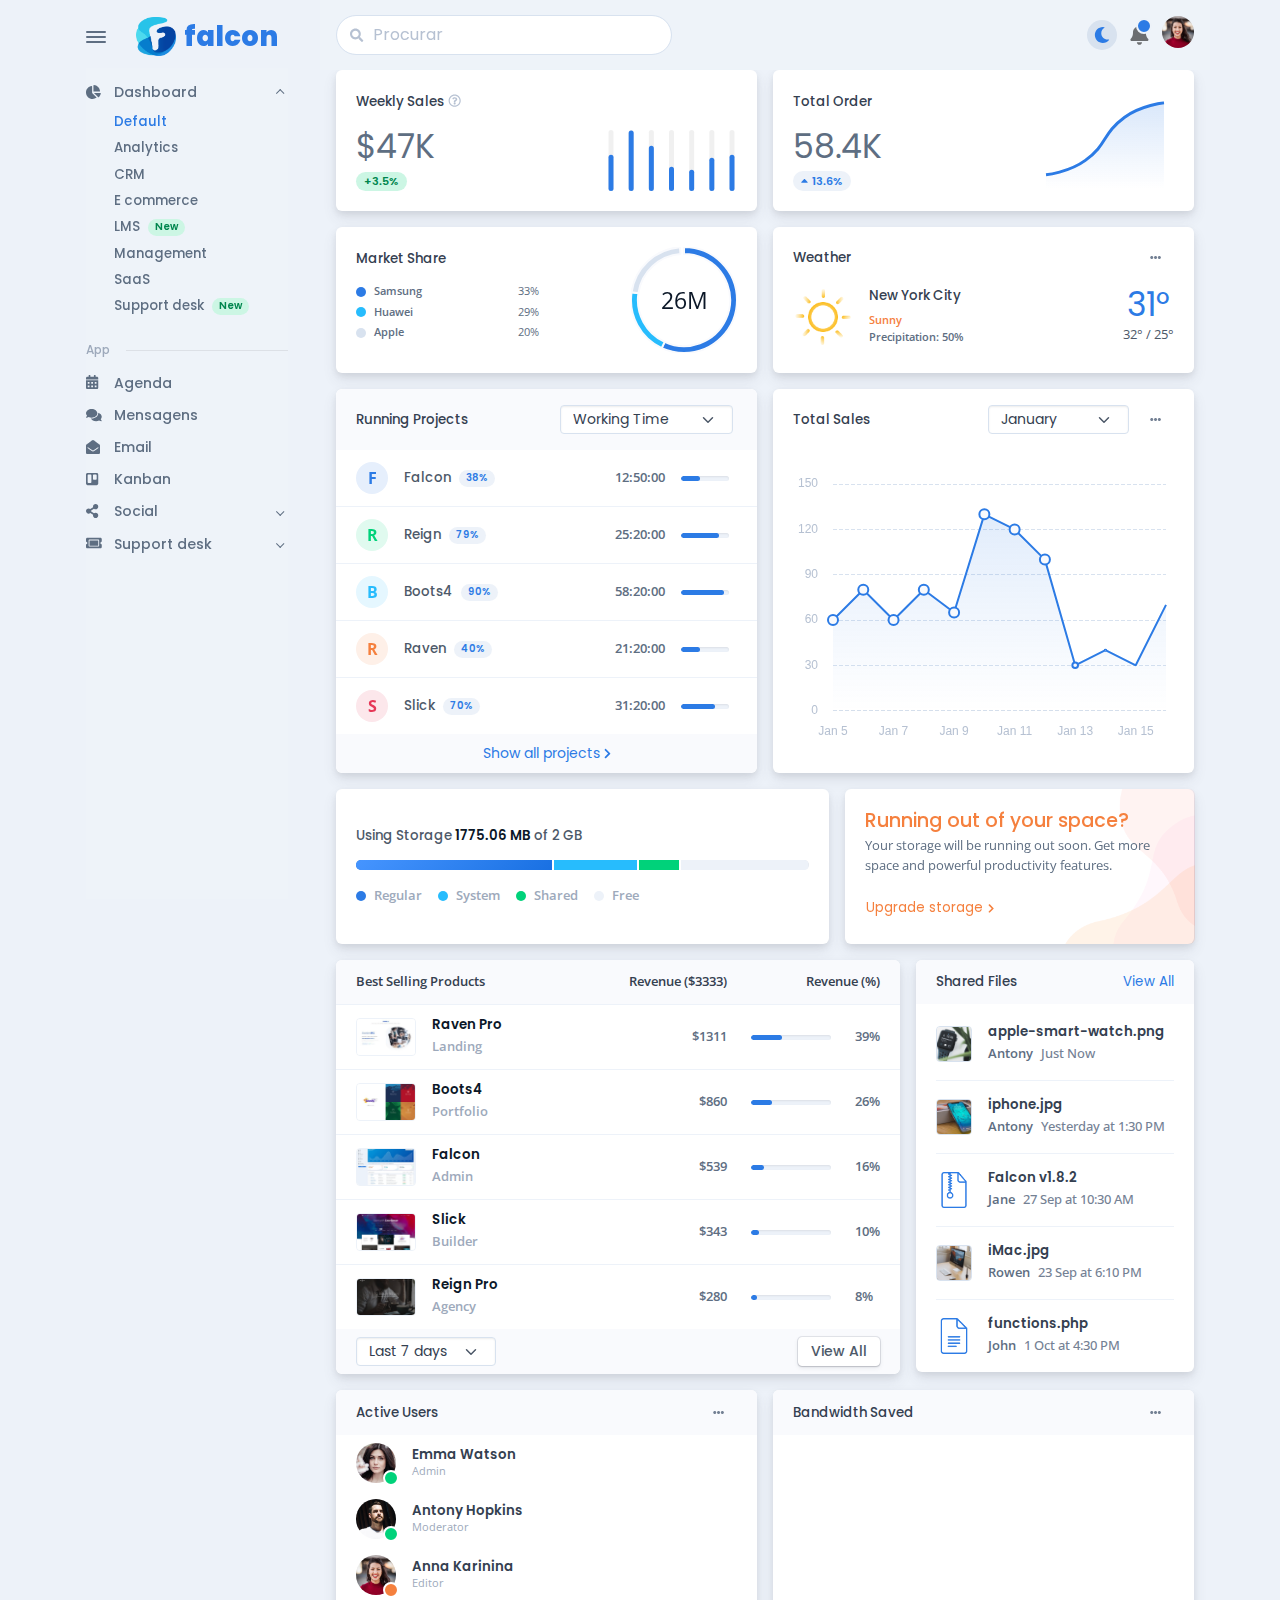
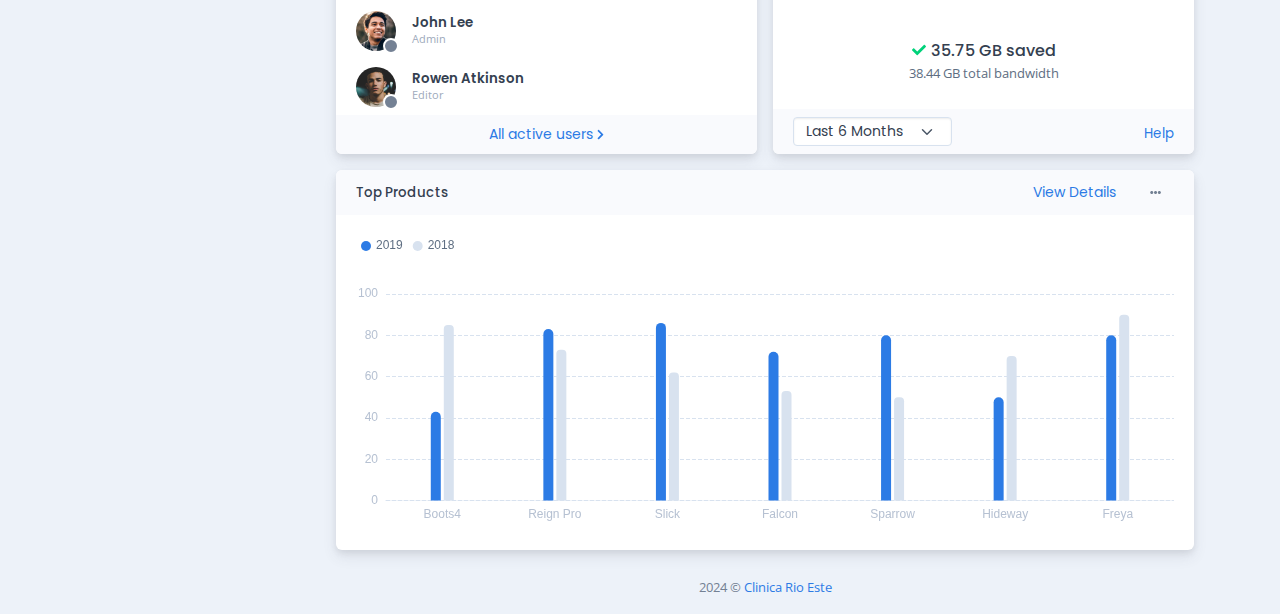
<file: index.html>
<!-- <?php
session_start();

// Verifique se o usuário está autenticado
if (!isset($_SESSION["username"])) {
    header("Location: index.html");
    exit();
}

?> -->
<!DOCTYPE html>
<html lang="pt-PT" dir="ltr">

  <head>
    <meta charset="utf-8">
    <meta http-equiv="X-UA-Compatible" content="IE=edge">
    <meta name="viewport" content="width=device-width, initial-scale=1">


    <!-- ===============================================-->
    <!--    Document Title-->
    <!-- ===============================================-->
    <title> Clinica Rio Este| Dashboard </title>


    <!-- ===============================================-->
    <!--    Favicons-->
    <!-- ===============================================-->
    <link rel="apple-touch-icon" sizes="180x180" href="assets/img/favicons/apple-touch-icon.png">
    <link rel="icon" type="image/png" sizes="32x32" href="assets/img/favicons/favicon-32x32.png">
    <link rel="icon" type="image/png" sizes="16x16" href="assets/img/favicons/favicon-16x16.png">
    <link rel="shortcut icon" type="image/x-icon" href="assets/img/favicons/favicon.ico">
    <link rel="manifest" href="assets/img/favicons/manifest.json">
    <meta name="msapplication-TileImage" content="assets/img/favicons/mstile-150x150.png">
    <meta name="theme-color" content="#ffffff">
    <script src="assets/js/config.js"></script>
    <script src="vendors/simplebar/simplebar.min.js"></script>


    <!-- ===============================================-->
    <!--    Stylesheets-->
    <!-- ===============================================-->
    <link rel="preconnect" href="https://fonts.gstatic.com">
    <link href="https://fonts.googleapis.com/css?family=Open+Sans:300,400,500,600,700%7cPoppins:300,400,500,600,700,800,900&amp;display=swap" rel="stylesheet">
    <link href="vendors/simplebar/simplebar.min.css" rel="stylesheet">
    <link href="assets/css/theme.min.css" rel="stylesheet" id="style-default">
    <link href="assets/css/user.min.css" rel="stylesheet" id="user-style-default">
    <script>
      var linkRTL = document.getElementById('style-rtl');
      var userLinkRTL = document.getElementById('user-style-rtl');
      linkRTL.setAttribute('disabled', true);
      userLinkRTL.setAttribute('disabled', true);
    </script>
  </head>


  <body>

    <!-- ===============================================-->
    <!--    Main Content-->
    <!-- ===============================================-->
    <main class="main" id="top">
      <div class="container" data-layout="container">
        <script>
          var isFluid = JSON.parse(localStorage.getItem('isFluid'));
          if (isFluid) {
            var container = document.querySelector('[data-layout]');
            container.classList.remove('container');
            container.classList.add('container-fluid');
          }
        </script>
        <nav class="navbar navbar-light navbar-vertical navbar-expand-xl">
          <script>
            var navbarStyle = localStorage.getItem("navbarStyle");
            if (navbarStyle && navbarStyle !== 'transparent') {
              document.querySelector('.navbar-vertical').classList.add(`navbar-${navbarStyle}`);
            }
          </script>
          <div class="d-flex align-items-center">
            <div class="toggle-icon-wrapper">

              <button class="btn navbar-toggler-humburger-icon navbar-vertical-toggle" data-bs-toggle="tooltip" data-bs-placement="left" title="Toggle Navigation"><span class="navbar-toggle-icon"><span class="toggle-line"></span></span></button>

            </div><a class="navbar-brand" href="index.html">
              <div class="d-flex align-items-center py-3"><img class="me-2" src="assets/img/icons/spot-illustrations/falcon.png" alt="" width="40" /><span class="font-sans-serif">falcon</span>
              </div>
            </a>
          </div>
          <div class="collapse navbar-collapse" id="navbarVerticalCollapse">
            <div class="navbar-vertical-content scrollbar">
              <ul class="navbar-nav flex-column mb-3" id="navbarVerticalNav">
                <li class="nav-item">
                  <!-- parent pages--><a class="nav-link dropdown-indicator" href="#dashboard" role="button" data-bs-toggle="collapse" aria-expanded="true" aria-controls="dashboard">
                    <div class="d-flex align-items-center"><span class="nav-link-icon"><span class="fas fa-chart-pie"></span></span><span class="nav-link-text ps-1">Dashboard</span>
                    </div>
                  </a>
                  <ul class="nav collapse show" id="dashboard">
                    <li class="nav-item"><a class="nav-link active" href="index.html">
                        <div class="d-flex align-items-center"><span class="nav-link-text ps-1">Default</span>
                        </div>
                      </a>
                      <!-- more inner pages-->
                    </li>
                    <li class="nav-item"><a class="nav-link" href="dashboard/analytics.html">
                        <div class="d-flex align-items-center"><span class="nav-link-text ps-1">Analytics</span>
                        </div>
                      </a>
                      <!-- more inner pages-->
                    </li>
                    <li class="nav-item"><a class="nav-link" href="dashboard/crm.html">
                        <div class="d-flex align-items-center"><span class="nav-link-text ps-1">CRM</span>
                        </div>
                      </a>
                      <!-- more inner pages-->
                    </li>
                    <li class="nav-item"><a class="nav-link" href="dashboard/e-commerce.html">
                        <div class="d-flex align-items-center"><span class="nav-link-text ps-1">E commerce</span>
                        </div>
                      </a>
                      <!-- more inner pages-->
                    </li>
                    <li class="nav-item"><a class="nav-link" href="dashboard/lms.html">
                        <div class="d-flex align-items-center"><span class="nav-link-text ps-1">LMS</span><span class="badge rounded-pill ms-2 badge-soft-success">New</span>
                        </div>
                      </a>
                      <!-- more inner pages-->
                    </li>
                    <li class="nav-item"><a class="nav-link" href="dashboard/project-management.html">
                        <div class="d-flex align-items-center"><span class="nav-link-text ps-1">Management</span>
                        </div>
                      </a>
                      <!-- more inner pages-->
                    </li>
                    <li class="nav-item"><a class="nav-link" href="dashboard/saas.html">
                        <div class="d-flex align-items-center"><span class="nav-link-text ps-1">SaaS</span>
                        </div>
                      </a>
                      <!-- more inner pages-->
                    </li>
                    <li class="nav-item"><a class="nav-link" href="dashboard/support-desk.html">
                        <div class="d-flex align-items-center"><span class="nav-link-text ps-1">Support desk</span><span class="badge rounded-pill ms-2 badge-soft-success">New</span>
                        </div>
                      </a>
                      <!-- more inner pages-->
                    </li>
                  </ul>
                </li>
                <li class="nav-item">
                  <!-- label-->
                  <div class="row navbar-vertical-label-wrapper mt-3 mb-2">
                    <div class="col-auto navbar-vertical-label">App
                    </div>
                    <div class="col ps-0">
                      <hr class="mb-0 navbar-vertical-divider" />
                    </div>
                  </div>
                  <!-- parent pages--><a class="nav-link" href="app/calendar.html" role="button">
                    <div class="d-flex align-items-center"><span class="nav-link-icon"><span class="fas fa-calendar-alt"></span></span><span class="nav-link-text ps-1">Agenda</span>
                    </div>
                  </a>
                  <!-- parent pages--><a class="nav-link" href="app/chat.html" role="button">
                    <div class="d-flex align-items-center"><span class="nav-link-icon"><span class="fas fa-comments"></span></span><span class="nav-link-text ps-1">Mensagens</span>
                    </div>
                  </a>
                  <!-- parent pages--><a class="nav-link" href="app/email/inbox.html" role="button">
                    <div class="d-flex align-items-center"><span class="nav-link-icon"><span class="fas fa-envelope-open"></span></span><span class="nav-link-text ps-1">Email</span>
                    </div>
                  </a>
                  <!-- parent pages--><a class="nav-link" href="app/kanban.html" role="button">
                    <div class="d-flex align-items-center"><span class="nav-link-icon"><span class="fab fa-trello"></span></span><span class="nav-link-text ps-1">Kanban</span>
                    </div>
                  </a>
                  <!-- parent pages--><a class="nav-link dropdown-indicator" href="#social" role="button" data-bs-toggle="collapse" aria-expanded="false" aria-controls="social">
                    <div class="d-flex align-items-center"><span class="nav-link-icon"><span class="fas fa-share-alt"></span></span><span class="nav-link-text ps-1">Social</span>
                    </div>
                  </a>
                  <ul class="nav collapse" id="social">
                    <li class="nav-item"><a class="nav-link" href="app/social/feed.html">
                        <div class="d-flex align-items-center"><span class="nav-link-text ps-1">Feed</span>
                        </div>
                      </a>
                      <!-- more inner pages-->
                    </li>
                    <li class="nav-item"><a class="nav-link" href="app/social/activity-log.html">
                        <div class="d-flex align-items-center"><span class="nav-link-text ps-1">Activity log</span>
                        </div>
                      </a>
                      <!-- more inner pages-->
                    </li>
                    <li class="nav-item"><a class="nav-link" href="app/social/notifications.html">
                        <div class="d-flex align-items-center"><span class="nav-link-text ps-1">Notifications</span>
                        </div>
                      </a>
                      <!-- more inner pages-->
                    </li>
                    <li class="nav-item"><a class="nav-link" href="app/social/followers.html">
                        <div class="d-flex align-items-center"><span class="nav-link-text ps-1">Followers</span>
                        </div>
                      </a>
                      <!-- more inner pages-->
                    </li>
                  </ul>
                  <!-- parent pages--><a class="nav-link dropdown-indicator" href="#support-desk" role="button" data-bs-toggle="collapse" aria-expanded="false" aria-controls="support-desk">
                    <div class="d-flex align-items-center"><span class="nav-link-icon"><span class="fas fa-ticket-alt"></span></span><span class="nav-link-text ps-1">Support desk</span>
                    </div>
                  </a>
                  <ul class="nav collapse" id="support-desk">
                    <li class="nav-item"><a class="nav-link" href="app/support-desk/table-view.html">
                        <div class="d-flex align-items-center"><span class="nav-link-text ps-1">Table view</span>
                        </div>
                      </a>
                      <!-- more inner pages-->
                    </li>
                    <li class="nav-item"><a class="nav-link" href="app/support-desk/card-view.html">
                        <div class="d-flex align-items-center"><span class="nav-link-text ps-1">Card view</span>
                        </div>
                      </a>
                      <!-- more inner pages-->
                    </li>
                    <li class="nav-item"><a class="nav-link" href="app/support-desk/contacts.html">
                        <div class="d-flex align-items-center"><span class="nav-link-text ps-1">Contacts</span>
                        </div>
                      </a>
                      <!-- more inner pages-->
                    </li>
                    <li class="nav-item"><a class="nav-link" href="app/support-desk/contact-details.html">
                        <div class="d-flex align-items-center"><span class="nav-link-text ps-1">Contact details</span>
                        </div>
                      </a>
                      <!-- more inner pages-->
                    </li>
                    <li class="nav-item"><a class="nav-link" href="app/support-desk/tickets-preview.html">
                        <div class="d-flex align-items-center"><span class="nav-link-text ps-1">Tickets preview</span>
                        </div>
                      </a>
                      <!-- more inner pages-->
                    </li>
                    <li class="nav-item"><a class="nav-link" href="app/support-desk/quick-links.html">
                        <div class="d-flex align-items-center"><span class="nav-link-text ps-1">Quick links</span>
                        </div>
                      </a>
                      <!-- more inner pages-->
                    </li>
                    <li class="nav-item"><a class="nav-link" href="app/support-desk/reports.html">
                        <div class="d-flex align-items-center"><span class="nav-link-text ps-1">Reports</span>
                        </div>
                      </a>
                      <!-- more inner pages-->
                    </li>
                  </ul>
                </li>
              </ul>              
            </div>
          </div>
        </nav>
        <div class="content">
          <nav class="navbar navbar-light navbar-glass navbar-top navbar-expand">

            <button class="btn navbar-toggler-humburger-icon navbar-toggler me-1 me-sm-3" type="button" data-bs-toggle="collapse" data-bs-target="#navbarVerticalCollapse" aria-controls="navbarVerticalCollapse" aria-expanded="false" aria-label="Toggle Navigation"><span class="navbar-toggle-icon"><span class="toggle-line"></span></span></button>
            <a class="navbar-brand me-1 me-sm-3" href="index.html">
              <div class="d-flex align-items-center"><img class="me-2" src="assets/img/icons/spot-illustrations/falcon.png" alt="" width="40" /><span class="font-sans-serif">falcon</span>
              </div>
            </a>
            <ul class="navbar-nav align-items-center d-none d-lg-block">
              <li class="nav-item">
                <div class="search-box" data-list='{"valueNames":["title"]}'>
                  <form class="position-relative" data-bs-toggle="search" data-bs-display="static">
                    <input class="form-control search-input fuzzy-search" type="search" placeholder=" Procurar" aria-label="Search" />
                    <span class="fas fa-search search-box-icon"></span>

                  </form>
                  <div class="btn-close-falcon-container position-absolute end-0 top-50 translate-middle shadow-none" data-bs-dismiss="search">
                    <button class="btn btn-link btn-close-falcon p-0" aria-label="Close"></button>
                  </div>
                  <div class="dropdown-menu border font-base start-0 mt-2 py-0 overflow-hidden w-100">
                    <div class="scrollbar list py-3" style="max-height: 24rem;">
                      <h6 class="dropdown-header fw-medium text-uppercase px-x1 fs--2 pt-0 pb-2">Recently Browsed</h6><a class="dropdown-item fs--1 px-x1 py-1 hover-primary" href="app/events/event-detail.html">
                        <div class="d-flex align-items-center">
                          <span class="fas fa-circle me-2 text-300 fs--2"></span>

                          <div class="fw-normal title">Pages <span class="fas fa-chevron-right mx-1 text-500 fs--2" data-fa-transform="shrink-2"></span> Events</div>
                        </div>
                      </a>
                      <a class="dropdown-item fs--1 px-x1 py-1 hover-primary" href="app/e-commerce/customers.html">
                        <div class="d-flex align-items-center">
                          <span class="fas fa-circle me-2 text-300 fs--2"></span>

                          <div class="fw-normal title">E-commerce <span class="fas fa-chevron-right mx-1 text-500 fs--2" data-fa-transform="shrink-2"></span> Customers</div>
                        </div>
                      </a>

                      <hr class="text-200 dark__text-900" />
                      <h6 class="dropdown-header fw-medium text-uppercase px-x1 fs--2 pt-0 pb-2">Suggested Filter</h6><a class="dropdown-item px-x1 py-1 fs-0" href="app/e-commerce/customers.html">
                        <div class="d-flex align-items-center"><span class="badge fw-medium text-decoration-none me-2 badge-soft-warning">customers:</span>
                          <div class="flex-1 fs--1 title">All customers list</div>
                        </div>
                      </a>
                      <a class="dropdown-item px-x1 py-1 fs-0" href="app/events/event-detail.html">
                        <div class="d-flex align-items-center"><span class="badge fw-medium text-decoration-none me-2 badge-soft-success">events:</span>
                          <div class="flex-1 fs--1 title">Latest events in current month</div>
                        </div>
                      </a>
                      <a class="dropdown-item px-x1 py-1 fs-0" href="app/e-commerce/product/product-grid.html">
                        <div class="d-flex align-items-center"><span class="badge fw-medium text-decoration-none me-2 badge-soft-info">products:</span>
                          <div class="flex-1 fs--1 title">Most popular products</div>
                        </div>
                      </a>

                      <hr class="text-200 dark__text-900" />
                      <h6 class="dropdown-header fw-medium text-uppercase px-x1 fs--2 pt-0 pb-2">Files</h6><a class="dropdown-item px-x1 py-2" href="#!">
                        <div class="d-flex align-items-center">
                          <div class="file-thumbnail me-2"><img class="border h-100 w-100 fit-cover rounded-3" src="assets/img/products/3-thumb.png" alt="" /></div>
                          <div class="flex-1">
                            <h6 class="mb-0 title">iPhone</h6>
                            <p class="fs--2 mb-0 d-flex"><span class="fw-semi-bold">Antony</span><span class="fw-medium text-600 ms-2">27 Sep at 10:30 AM</span></p>
                          </div>
                        </div>
                      </a>
                      <a class="dropdown-item px-x1 py-2" href="#!">
                        <div class="d-flex align-items-center">
                          <div class="file-thumbnail me-2"><img class="img-fluid" src="assets/img/icons/zip.png" alt="" /></div>
                          <div class="flex-1">
                            <h6 class="mb-0 title">Falcon v1.8.2</h6>
                            <p class="fs--2 mb-0 d-flex"><span class="fw-semi-bold">John</span><span class="fw-medium text-600 ms-2">30 Sep at 12:30 PM</span></p>
                          </div>
                        </div>
                      </a>

                      <hr class="text-200 dark__text-900" />
                      <h6 class="dropdown-header fw-medium text-uppercase px-x1 fs--2 pt-0 pb-2">Members</h6><a class="dropdown-item px-x1 py-2" href="pages/user/profile.html">
                        <div class="d-flex align-items-center">
                          <div class="avatar avatar-l status-online me-2">
                            <img class="rounded-circle" src="assets/img/team/1.jpg" alt="" />

                          </div>
                          <div class="flex-1">
                            <h6 class="mb-0 title">Anna Karinina</h6>
                            <p class="fs--2 mb-0 d-flex">Technext Limited</p>
                          </div>
                        </div>
                      </a>
                      <a class="dropdown-item px-x1 py-2" href="pages/user/profile.html">
                        <div class="d-flex align-items-center">
                          <div class="avatar avatar-l me-2">
                            <img class="rounded-circle" src="assets/img/team/2.jpg" alt="" />

                          </div>
                          <div class="flex-1">
                            <h6 class="mb-0 title">Antony Hopkins</h6>
                            <p class="fs--2 mb-0 d-flex">Brain Trust</p>
                          </div>
                        </div>
                      </a>
                      <a class="dropdown-item px-x1 py-2" href="pages/user/profile.html">
                        <div class="d-flex align-items-center">
                          <div class="avatar avatar-l me-2">
                            <img class="rounded-circle" src="assets/img/team/3.jpg" alt="" />

                          </div>
                          <div class="flex-1">
                            <h6 class="mb-0 title">Emma Watson</h6>
                            <p class="fs--2 mb-0 d-flex">Google</p>
                          </div>
                        </div>
                      </a>

                    </div>
                    <div class="text-center mt-n3">
                      <p class="fallback fw-bold fs-1 d-none">No Result Found.</p>
                    </div>
                  </div>
                </div>
              </li>
            </ul>
            <ul class="navbar-nav navbar-nav-icons ms-auto flex-row align-items-center">
              <li class="nav-item">
                <div class="theme-control-toggle fa-icon-wait px-2">
                  <input class="form-check-input ms-0 theme-control-toggle-input" id="themeControlToggle" type="checkbox" data-theme-control="theme" value="dark" />
                  <label class="mb-0 theme-control-toggle-label theme-control-toggle-light" for="themeControlToggle" data-bs-toggle="tooltip" data-bs-placement="left" title="Switch to light theme"><span class="fas fa-sun fs-0"></span></label>
                  <label class="mb-0 theme-control-toggle-label theme-control-toggle-dark" for="themeControlToggle" data-bs-toggle="tooltip" data-bs-placement="left" title="Switch to dark theme"><span class="fas fa-moon fs-0"></span></label>
                </div>
              </li>
              <li class="nav-item dropdown">
                <a class="nav-link notification-indicator notification-indicator-primary px-0 fa-icon-wait" id="navbarDropdownNotification" role="button" data-bs-toggle="dropdown" aria-haspopup="true" aria-expanded="false" data-hide-on-body-scroll="data-hide-on-body-scroll"><span class="fas fa-bell" data-fa-transform="shrink-6" style="font-size: 33px;"></span></a>
                <div class="dropdown-menu dropdown-caret dropdown-caret dropdown-menu-end dropdown-menu-card dropdown-menu-notification dropdown-caret-bg" aria-labelledby="navbarDropdownNotification">
                  <div class="card card-notification shadow-none">
                    <div class="card-header">
                      <div class="row justify-content-between align-items-center">
                        <div class="col-auto">
                          <h6 class="card-header-title mb-0">Notifications</h6>
                        </div>
                        <div class="col-auto ps-0 ps-sm-3"><a class="card-link fw-normal" href="#">Mark all as read</a></div>
                      </div>
                    </div>
                    <div class="scrollbar-overlay" style="max-height:19rem">
                      <div class="list-group list-group-flush fw-normal fs--1">
                        <div class="list-group-title border-bottom">NEW</div>
                        <div class="list-group-item">
                          <a class="notification notification-flush notification-unread" href="#!">
                            <div class="notification-avatar">
                              <div class="avatar avatar-2xl me-3">
                                <img class="rounded-circle" src="assets/img/team/1-thumb.png" alt="" />

                              </div>
                            </div>
                            <div class="notification-body">
                              <p class="mb-1"><strong>Emma Watson</strong> replied to your comment : "Hello world 😍"</p>
                              <span class="notification-time"><span class="me-2" role="img" aria-label="Emoji">💬</span>Just now</span>

                            </div>
                          </a>

                        </div>
                        <div class="list-group-item">
                          <a class="notification notification-flush notification-unread" href="#!">
                            <div class="notification-avatar">
                              <div class="avatar avatar-2xl me-3">
                                <div class="avatar-name rounded-circle"><span>AB</span></div>
                              </div>
                            </div>
                            <div class="notification-body">
                              <p class="mb-1"><strong>Albert Brooks</strong> reacted to <strong>Mia Khalifa's</strong> status</p>
                              <span class="notification-time"><span class="me-2 fab fa-gratipay text-danger"></span>9hr</span>

                            </div>
                          </a>

                        </div>
                        <div class="list-group-title border-bottom">EARLIER</div>
                        <div class="list-group-item">
                          <a class="notification notification-flush" href="#!">
                            <div class="notification-avatar">
                              <div class="avatar avatar-2xl me-3">
                                <img class="rounded-circle" src="assets/img/icons/weather-sm.jpg" alt="" />

                              </div>
                            </div>
                            <div class="notification-body">
                              <p class="mb-1">The forecast today shows a low of 20&#8451; in California. See today's weather.</p>
                              <span class="notification-time"><span class="me-2" role="img" aria-label="Emoji">🌤️</span>1d</span>

                            </div>
                          </a>

                        </div>
                        <div class="list-group-item">
                          <a class="border-bottom-0 notification-unread  notification notification-flush" href="#!">
                            <div class="notification-avatar">
                              <div class="avatar avatar-xl me-3">
                                <img class="rounded-circle" src="assets/img/logos/oxford.png" alt="" />

                              </div>
                            </div>
                            <div class="notification-body">
                              <p class="mb-1"><strong>University of Oxford</strong> created an event : "Causal Inference Hilary 2019"</p>
                              <span class="notification-time"><span class="me-2" role="img" aria-label="Emoji">✌️</span>1w</span>

                            </div>
                          </a>

                        </div>
                        <div class="list-group-item">
                          <a class="border-bottom-0 notification notification-flush" href="#!">
                            <div class="notification-avatar">
                              <div class="avatar avatar-xl me-3">
                                <img class="rounded-circle" src="assets/img/team/10.jpg" alt="" />

                              </div>
                            </div>
                            <div class="notification-body">
                              <p class="mb-1"><strong>James Cameron</strong> invited to join the group: United Nations International Children's Fund</p>
                              <span class="notification-time"><span class="me-2" role="img" aria-label="Emoji">🙋‍</span>2d</span>

                            </div>
                          </a>

                        </div>
                      </div>
                    </div>
                    <div class="card-footer text-center border-top"><a class="card-link d-block" href="app/social/notifications.html">View all</a></div>
                  </div>
                </div>

              </li>
              <li class="nav-item dropdown"><a class="nav-link pe-0 ps-2" id="navbarDropdownUser" role="button" data-bs-toggle="dropdown" aria-haspopup="true" aria-expanded="false">
                  <div class="avatar avatar-xl">
                    <img class="rounded-circle" src="assets/img/team/3-thumb.png" alt="" />
                  </div>
                </a>
                <div class="dropdown-menu dropdown-caret dropdown-caret dropdown-menu-end py-0" aria-labelledby="navbarDropdownUser">
                  <div class="bg-white dark__bg-1000 rounded-2 py-2">


                    <a class="dropdown-item" href="#!">Set status</a>
                    <a class="dropdown-item" href="pages/user/profile.html">Profile &amp; account</a>

                    <div class="dropdown-divider"></div>
                    <a class="dropdown-item" href="pages/user/settings.html">Settings</a>
                    <a class="dropdown-item" href="pages/authentication/card/logout.html">Logout</a>
                  </div>
                </div>
              </li>
            </ul>
          </nav>
          <div class="row g-3 mb-3">
            <div class="col-md-6 col-xxl-3">
              <div class="card h-md-100 ecommerce-card-min-width">
                <div class="card-header pb-0">
                  <h6 class="mb-0 mt-2 d-flex align-items-center">Weekly Sales<span class="ms-1 text-400" data-bs-toggle="tooltip" data-bs-placement="top" title="Calculated according to last week's sales"><span class="far fa-question-circle" data-fa-transform="shrink-1"></span></span></h6>
                </div>
                <div class="card-body d-flex flex-column justify-content-end">
                  <div class="row">
                    <div class="col">
                      <p class="font-sans-serif lh-1 mb-1 fs-4">$47K</p><span class="badge badge-soft-success rounded-pill fs--2">+3.5%</span>
                    </div>
                    <div class="col-auto ps-0">
                      <div class="echart-bar-weekly-sales h-100"></div>
                    </div>
                  </div>
                </div>
              </div>
            </div>
            <div class="col-md-6 col-xxl-3">
              <div class="card h-md-100">
                <div class="card-header pb-0">
                  <h6 class="mb-0 mt-2">Total Order</h6>
                </div>
                <div class="card-body d-flex flex-column justify-content-end">
                  <div class="row justify-content-between">
                    <div class="col-auto align-self-end">
                      <div class="fs-4 fw-normal font-sans-serif text-700 lh-1 mb-1">58.4K</div><span class="badge rounded-pill fs--2 bg-200 text-primary"><span class="fas fa-caret-up me-1"></span>13.6%</span>
                    </div>
                    <div class="col-auto ps-0 mt-n4">
                      <div class="echart-default-total-order" data-echarts='{"tooltip":{"trigger":"axis","formatter":"{b0} : {c0}"},"xAxis":{"data":["Week 4","Week 5","Week 6","Week 7"]},"series":[{"type":"line","data":[20,40,100,120],"smooth":true,"lineStyle":{"width":3}}],"grid":{"bottom":"2%","top":"2%","right":"10px","left":"10px"}}' data-echart-responsive="true"></div>
                    </div>
                  </div>
                </div>
              </div>
            </div>
            <div class="col-md-6 col-xxl-3">
              <div class="card h-md-100">
                <div class="card-body">
                  <div class="row h-100 justify-content-between g-0">
                    <div class="col-5 col-sm-6 col-xxl pe-2">
                      <h6 class="mt-1">Market Share</h6>
                      <div class="fs--2 mt-3">
                        <div class="d-flex flex-between-center mb-1">
                          <div class="d-flex align-items-center"><span class="dot bg-primary"></span><span class="fw-semi-bold">Samsung</span></div>
                          <div class="d-xxl-none">33%</div>
                        </div>
                        <div class="d-flex flex-between-center mb-1">
                          <div class="d-flex align-items-center"><span class="dot bg-info"></span><span class="fw-semi-bold">Huawei</span></div>
                          <div class="d-xxl-none">29%</div>
                        </div>
                        <div class="d-flex flex-between-center mb-1">
                          <div class="d-flex align-items-center"><span class="dot bg-300"></span><span class="fw-semi-bold">Apple</span></div>
                          <div class="d-xxl-none">20%</div>
                        </div>
                      </div>
                    </div>
                    <div class="col-auto position-relative">
                      <div class="echart-market-share"></div>
                      <div class="position-absolute top-50 start-50 translate-middle text-dark fs-2">26M</div>
                    </div>
                  </div>
                </div>
              </div>
            </div>
            <div class="col-md-6 col-xxl-3">
              <div class="card h-md-100">
                <div class="card-header d-flex flex-between-center pb-0">
                  <h6 class="mb-0">Weather</h6>
                  <div class="dropdown font-sans-serif btn-reveal-trigger">
                    <button class="btn btn-link text-600 btn-sm dropdown-toggle dropdown-caret-none btn-reveal" type="button" id="dropdown-weather-update" data-bs-toggle="dropdown" data-boundary="viewport" aria-haspopup="true" aria-expanded="false"><span class="fas fa-ellipsis-h fs--2"></span></button>
                    <div class="dropdown-menu dropdown-menu-end border py-2" aria-labelledby="dropdown-weather-update"><a class="dropdown-item" href="#!">View</a><a class="dropdown-item" href="#!">Export</a>
                      <div class="dropdown-divider"></div><a class="dropdown-item text-danger" href="#!">Remove</a>
                    </div>
                  </div>
                </div>
                <div class="card-body pt-2">
                  <div class="row g-0 h-100 align-items-center">
                    <div class="col">
                      <div class="d-flex align-items-center"><img class="me-3" src="assets/img/icons/weather-icon.png" alt="" height="60" />
                        <div>
                          <h6 class="mb-2">New York City</h6>
                          <div class="fs--2 fw-semi-bold">
                            <div class="text-warning">Sunny</div>Precipitation: 50%
                          </div>
                        </div>
                      </div>
                    </div>
                    <div class="col-auto text-center ps-2">
                      <div class="fs-4 fw-normal font-sans-serif text-primary mb-1 lh-1">31&deg;</div>
                      <div class="fs--1 text-800">32&deg; / 25&deg;</div>
                    </div>
                  </div>
                </div>
              </div>
            </div>
          </div>
          <div class="row g-0">
            <div class="col-lg-6 pe-lg-2 mb-3">
              <div class="card h-lg-100 overflow-hidden">
                <div class="card-header bg-light">
                  <div class="row align-items-center">
                    <div class="col">
                      <h6 class="mb-0">Running Projects</h6>
                    </div>
                    <div class="col-auto text-center pe-x1">
                      <select class="form-select form-select-sm">
                        <option>Working Time</option>
                        <option>Estimated Time</option>
                        <option>Billable Time</option>
                      </select>
                    </div>
                  </div>
                </div>
                <div class="card-body p-0">
                  <div class="row g-0 align-items-center py-2 position-relative border-bottom border-200">
                    <div class="col ps-x1 py-1 position-static">
                      <div class="d-flex align-items-center">
                        <div class="avatar avatar-xl me-3">
                          <div class="avatar-name rounded-circle bg-soft-primary text-dark"><span class="fs-0 text-primary">F</span></div>
                        </div>
                        <div class="flex-1">
                          <h6 class="mb-0 d-flex align-items-center"><a class="text-800 stretched-link" href="#!">Falcon</a><span class="badge rounded-pill ms-2 bg-200 text-primary">38%</span></h6>
                        </div>
                      </div>
                    </div>
                    <div class="col py-1">
                      <div class="row flex-end-center g-0">
                        <div class="col-auto pe-2">
                          <div class="fs--1 fw-semi-bold">12:50:00</div>
                        </div>
                        <div class="col-5 pe-x1 ps-2">
                          <div class="progress bg-200 me-2" style="height: 5px;">
                            <div class="progress-bar rounded-pill" role="progressbar" style="width: 38%" aria-valuenow="38" aria-valuemin="0" aria-valuemax="100"></div>
                          </div>
                        </div>
                      </div>
                    </div>
                  </div>
                  <div class="row g-0 align-items-center py-2 position-relative border-bottom border-200">
                    <div class="col ps-x1 py-1 position-static">
                      <div class="d-flex align-items-center">
                        <div class="avatar avatar-xl me-3">
                          <div class="avatar-name rounded-circle bg-soft-success text-dark"><span class="fs-0 text-success">R</span></div>
                        </div>
                        <div class="flex-1">
                          <h6 class="mb-0 d-flex align-items-center"><a class="text-800 stretched-link" href="#!">Reign</a><span class="badge rounded-pill ms-2 bg-200 text-primary">79%</span></h6>
                        </div>
                      </div>
                    </div>
                    <div class="col py-1">
                      <div class="row flex-end-center g-0">
                        <div class="col-auto pe-2">
                          <div class="fs--1 fw-semi-bold">25:20:00</div>
                        </div>
                        <div class="col-5 pe-x1 ps-2">
                          <div class="progress bg-200 me-2" style="height: 5px;">
                            <div class="progress-bar rounded-pill" role="progressbar" style="width: 79%" aria-valuenow="79" aria-valuemin="0" aria-valuemax="100"></div>
                          </div>
                        </div>
                      </div>
                    </div>
                  </div>
                  <div class="row g-0 align-items-center py-2 position-relative border-bottom border-200">
                    <div class="col ps-x1 py-1 position-static">
                      <div class="d-flex align-items-center">
                        <div class="avatar avatar-xl me-3">
                          <div class="avatar-name rounded-circle bg-soft-info text-dark"><span class="fs-0 text-info">B</span></div>
                        </div>
                        <div class="flex-1">
                          <h6 class="mb-0 d-flex align-items-center"><a class="text-800 stretched-link" href="#!">Boots4</a><span class="badge rounded-pill ms-2 bg-200 text-primary">90%</span></h6>
                        </div>
                      </div>
                    </div>
                    <div class="col py-1">
                      <div class="row flex-end-center g-0">
                        <div class="col-auto pe-2">
                          <div class="fs--1 fw-semi-bold">58:20:00</div>
                        </div>
                        <div class="col-5 pe-x1 ps-2">
                          <div class="progress bg-200 me-2" style="height: 5px;">
                            <div class="progress-bar rounded-pill" role="progressbar" style="width: 90%" aria-valuenow="90" aria-valuemin="0" aria-valuemax="100"></div>
                          </div>
                        </div>
                      </div>
                    </div>
                  </div>
                  <div class="row g-0 align-items-center py-2 position-relative border-bottom border-200">
                    <div class="col ps-x1 py-1 position-static">
                      <div class="d-flex align-items-center">
                        <div class="avatar avatar-xl me-3">
                          <div class="avatar-name rounded-circle bg-soft-warning text-dark"><span class="fs-0 text-warning">R</span></div>
                        </div>
                        <div class="flex-1">
                          <h6 class="mb-0 d-flex align-items-center"><a class="text-800 stretched-link" href="#!">Raven</a><span class="badge rounded-pill ms-2 bg-200 text-primary">40%</span></h6>
                        </div>
                      </div>
                    </div>
                    <div class="col py-1">
                      <div class="row flex-end-center g-0">
                        <div class="col-auto pe-2">
                          <div class="fs--1 fw-semi-bold">21:20:00</div>
                        </div>
                        <div class="col-5 pe-x1 ps-2">
                          <div class="progress bg-200 me-2" style="height: 5px;">
                            <div class="progress-bar rounded-pill" role="progressbar" style="width: 40%" aria-valuenow="40" aria-valuemin="0" aria-valuemax="100"></div>
                          </div>
                        </div>
                      </div>
                    </div>
                  </div>
                  <div class="row g-0 align-items-center py-2 position-relative">
                    <div class="col ps-x1 py-1 position-static">
                      <div class="d-flex align-items-center">
                        <div class="avatar avatar-xl me-3">
                          <div class="avatar-name rounded-circle bg-soft-danger text-dark"><span class="fs-0 text-danger">S</span></div>
                        </div>
                        <div class="flex-1">
                          <h6 class="mb-0 d-flex align-items-center"><a class="text-800 stretched-link" href="#!">Slick</a><span class="badge rounded-pill ms-2 bg-200 text-primary">70%</span></h6>
                        </div>
                      </div>
                    </div>
                    <div class="col py-1">
                      <div class="row flex-end-center g-0">
                        <div class="col-auto pe-2">
                          <div class="fs--1 fw-semi-bold">31:20:00</div>
                        </div>
                        <div class="col-5 pe-x1 ps-2">
                          <div class="progress bg-200 me-2" style="height: 5px;">
                            <div class="progress-bar rounded-pill" role="progressbar" style="width: 70%" aria-valuenow="70" aria-valuemin="0" aria-valuemax="100"></div>
                          </div>
                        </div>
                      </div>
                    </div>
                  </div>
                </div>
                <div class="card-footer bg-light p-0"><a class="btn btn-sm btn-link d-block w-100 py-2" href="#!">Show all projects<span class="fas fa-chevron-right ms-1 fs--2"></span></a></div>
              </div>
            </div>
            <div class="col-lg-6 ps-lg-2 mb-3">
              <div class="card h-lg-100">
                <div class="card-header">
                  <div class="row flex-between-center">
                    <div class="col-auto">
                      <h6 class="mb-0">Total Sales</h6>
                    </div>
                    <div class="col-auto d-flex">
                      <select class="form-select form-select-sm select-month me-2">
                        <option value="0">January</option>
                        <option value="1">February</option>
                        <option value="2">March</option>
                        <option value="3">April</option>
                        <option value="4">May</option>
                        <option value="5">Jun</option>
                        <option value="6">July</option>
                        <option value="7">August</option>
                        <option value="8">September</option>
                        <option value="9">October</option>
                        <option value="10">November</option>
                        <option value="11">December</option>
                      </select>
                      <div class="dropdown font-sans-serif btn-reveal-trigger">
                        <button class="btn btn-link text-600 btn-sm dropdown-toggle dropdown-caret-none btn-reveal" type="button" id="dropdown-total-sales" data-bs-toggle="dropdown" data-boundary="viewport" aria-haspopup="true" aria-expanded="false"><span class="fas fa-ellipsis-h fs--2"></span></button>
                        <div class="dropdown-menu dropdown-menu-end border py-2" aria-labelledby="dropdown-total-sales"><a class="dropdown-item" href="#!">View</a><a class="dropdown-item" href="#!">Export</a>
                          <div class="dropdown-divider"></div><a class="dropdown-item text-danger" href="#!">Remove</a>
                        </div>
                      </div>
                    </div>
                  </div>
                </div>
                <div class="card-body h-100 pe-0">
                  <!-- Find the JS file for the following chart at: src\js\charts\echarts\total-sales.js-->
                  <!-- If you are not using gulp based workflow, you can find the transpiled code at: public\assets\js\theme.js-->
                  <div class="echart-line-total-sales h-100" data-echart-responsive="true"></div>
                </div>
              </div>
            </div>
          </div>
          <div class="row g-0">
            <div class="col-lg-6 col-xl-7 col-xxl-8 mb-3 pe-lg-2 mb-3">
              <div class="card h-lg-100">
                <div class="card-body d-flex align-items-center">
                  <div class="w-100">
                    <h6 class="mb-3 text-800">Using Storage <strong class="text-dark">1775.06 MB </strong>of 2 GB</h6>
                    <div class="progress mb-3 rounded-3" style="height: 10px;">
                      <div class="progress-bar bg-progress-gradient border-end border-white border-2" role="progressbar" style="width: 43.72%" aria-valuenow="43.72" aria-valuemin="0" aria-valuemax="100"></div>
                      <div class="progress-bar bg-info border-end border-white border-2" role="progressbar" style="width: 18.76%" aria-valuenow="18.76" aria-valuemin="0" aria-valuemax="100"></div>
                      <div class="progress-bar bg-success border-end border-white border-2" role="progressbar" style="width: 9.38%" aria-valuenow="9.38" aria-valuemin="0" aria-valuemax="100"></div>
                      <div class="progress-bar bg-200" role="progressbar" style="width: 28.14%" aria-valuenow="28.14" aria-valuemin="0" aria-valuemax="100"></div>
                    </div>
                    <div class="row fs--1 fw-semi-bold text-500 g-0">
                      <div class="col-auto d-flex align-items-center pe-3"><span class="dot bg-primary"></span><span>Regular</span><span class="d-none d-md-inline-block d-lg-none d-xxl-inline-block">(895MB)</span></div>
                      <div class="col-auto d-flex align-items-center pe-3"><span class="dot bg-info"></span><span>System</span><span class="d-none d-md-inline-block d-lg-none d-xxl-inline-block">(379MB)</span></div>
                      <div class="col-auto d-flex align-items-center pe-3"><span class="dot bg-success"></span><span>Shared</span><span class="d-none d-md-inline-block d-lg-none d-xxl-inline-block">(192MB)</span></div>
                      <div class="col-auto d-flex align-items-center"><span class="dot bg-200"></span><span>Free</span><span class="d-none d-md-inline-block d-lg-none d-xxl-inline-block">(576MB)</span></div>
                    </div>
                  </div>
                </div>
              </div>
            </div>
            <div class="col-lg-6 col-xl-5 col-xxl-4 mb-3 ps-lg-2">
              <div class="card h-lg-100">
                <div class="bg-holder bg-card" style="background-image:url(assets/img/icons/spot-illustrations/corner-1.png);">
                </div>
                <!--/.bg-holder-->

                <div class="card-body position-relative">
                  <h5 class="text-warning">Running out of your space?</h5>
                  <p class="fs--1 mb-0">Your storage will be running out soon. Get more space and powerful productivity features.</p><a class="btn btn-link fs--1 text-warning mt-lg-3 ps-0" href="#!">Upgrade storage<span class="fas fa-chevron-right ms-1" data-fa-transform="shrink-4 down-1"></span></a>
                </div>
              </div>
            </div>
          </div>
          <div class="row g-0">
            <div class="col-lg-7 col-xl-8 pe-lg-2 mb-3">
              <div class="card h-lg-100 overflow-hidden">
                <div class="card-body p-0">
                  <div class="table-responsive scrollbar">
                    <table class="table table-dashboard mb-0 table-borderless fs--1 border-200">
                      <thead class="bg-light">
                        <tr class="text-900">
                          <th>Best Selling Products</th>
                          <th class="text-end">Revenue ($3333)</th>
                          <th class="pe-x1 text-end" style="width: 8rem">Revenue (%)</th>
                        </tr>
                      </thead>
                      <tbody>
                        <tr class="border-bottom border-200">
                          <td>
                            <div class="d-flex align-items-center position-relative"><img class="rounded-1 border border-200" src="assets/img/products/12.png" width="60" alt="" />
                              <div class="flex-1 ms-3">
                                <h6 class="mb-1 fw-semi-bold"><a class="text-dark stretched-link" href="#!">Raven Pro</a></h6>
                                <p class="fw-semi-bold mb-0 text-500">Landing</p>
                              </div>
                            </div>
                          </td>
                          <td class="align-middle text-end fw-semi-bold">$1311</td>
                          <td class="align-middle pe-x1">
                            <div class="d-flex align-items-center">
                              <div class="progress me-3 rounded-3 bg-200" style="height: 5px;width:80px">
                                <div class="progress-bar rounded-pill" role="progressbar" style="width: 39%;" aria-valuenow="39" aria-valuemin="0" aria-valuemax="100"></div>
                              </div>
                              <div class="fw-semi-bold ms-2">39%</div>
                            </div>
                          </td>
                        </tr>
                        <tr class="border-bottom border-200">
                          <td>
                            <div class="d-flex align-items-center position-relative"><img class="rounded-1 border border-200" src="assets/img/products/10.png" width="60" alt="" />
                              <div class="flex-1 ms-3">
                                <h6 class="mb-1 fw-semi-bold"><a class="text-dark stretched-link" href="#!">Boots4</a></h6>
                                <p class="fw-semi-bold mb-0 text-500">Portfolio</p>
                              </div>
                            </div>
                          </td>
                          <td class="align-middle text-end fw-semi-bold">$860</td>
                          <td class="align-middle pe-x1">
                            <div class="d-flex align-items-center">
                              <div class="progress me-3 rounded-3 bg-200" style="height: 5px;width:80px">
                                <div class="progress-bar rounded-pill" role="progressbar" style="width: 26%;" aria-valuenow="26" aria-valuemin="0" aria-valuemax="100"></div>
                              </div>
                              <div class="fw-semi-bold ms-2">26%</div>
                            </div>
                          </td>
                        </tr>
                        <tr class="border-bottom border-200">
                          <td>
                            <div class="d-flex align-items-center position-relative"><img class="rounded-1 border border-200" src="assets/img/products/11.png" width="60" alt="" />
                              <div class="flex-1 ms-3">
                                <h6 class="mb-1 fw-semi-bold"><a class="text-dark stretched-link" href="#!">Falcon</a></h6>
                                <p class="fw-semi-bold mb-0 text-500">Admin</p>
                              </div>
                            </div>
                          </td>
                          <td class="align-middle text-end fw-semi-bold">$539</td>
                          <td class="align-middle pe-x1">
                            <div class="d-flex align-items-center">
                              <div class="progress me-3 rounded-3 bg-200" style="height: 5px;width:80px">
                                <div class="progress-bar rounded-pill" role="progressbar" style="width: 16%;" aria-valuenow="16" aria-valuemin="0" aria-valuemax="100"></div>
                              </div>
                              <div class="fw-semi-bold ms-2">16%</div>
                            </div>
                          </td>
                        </tr>
                        <tr class="border-bottom border-200">
                          <td>
                            <div class="d-flex align-items-center position-relative"><img class="rounded-1 border border-200" src="assets/img/products/14.png" width="60" alt="" />
                              <div class="flex-1 ms-3">
                                <h6 class="mb-1 fw-semi-bold"><a class="text-dark stretched-link" href="#!">Slick</a></h6>
                                <p class="fw-semi-bold mb-0 text-500">Builder</p>
                              </div>
                            </div>
                          </td>
                          <td class="align-middle text-end fw-semi-bold">$343</td>
                          <td class="align-middle pe-x1">
                            <div class="d-flex align-items-center">
                              <div class="progress me-3 rounded-3 bg-200" style="height: 5px;width:80px">
                                <div class="progress-bar rounded-pill" role="progressbar" style="width: 10%;" aria-valuenow="10" aria-valuemin="0" aria-valuemax="100"></div>
                              </div>
                              <div class="fw-semi-bold ms-2">10%</div>
                            </div>
                          </td>
                        </tr>
                        <tr>
                          <td>
                            <div class="d-flex align-items-center position-relative"><img class="rounded-1 border border-200" src="assets/img/products/13.png" width="60" alt="" />
                              <div class="flex-1 ms-3">
                                <h6 class="mb-1 fw-semi-bold"><a class="text-dark stretched-link" href="#!">Reign Pro</a></h6>
                                <p class="fw-semi-bold mb-0 text-500">Agency</p>
                              </div>
                            </div>
                          </td>
                          <td class="align-middle text-end fw-semi-bold">$280</td>
                          <td class="align-middle pe-x1">
                            <div class="d-flex align-items-center">
                              <div class="progress me-3 rounded-3 bg-200" style="height: 5px;width:80px">
                                <div class="progress-bar rounded-pill" role="progressbar" style="width: 8%;" aria-valuenow="8" aria-valuemin="0" aria-valuemax="100"></div>
                              </div>
                              <div class="fw-semi-bold ms-2">8%</div>
                            </div>
                          </td>
                        </tr>
                      </tbody>
                    </table>
                  </div>
                </div>
                <div class="card-footer bg-light py-2">
                  <div class="row flex-between-center">
                    <div class="col-auto">
                      <select class="form-select form-select-sm">
                        <option>Last 7 days</option>
                        <option>Last Month</option>
                        <option>Last Year</option>
                      </select>
                    </div>
                    <div class="col-auto"><a class="btn btn-sm btn-falcon-default" href="#!">View All</a></div>
                  </div>
                </div>
              </div>
            </div>
            <div class="col-lg-5 col-xl-4 ps-lg-2 mb-3">
              <div class="card">
                <div class="card-header d-flex flex-between-center bg-light py-2">
                  <h6 class="mb-0">Shared Files</h6><a class="py-1 fs--1 font-sans-serif" href="#!">View All</a>
                </div>
                <div class="card-body pb-0">
                  <div class="d-flex mb-3 hover-actions-trigger align-items-center">
                    <div class="file-thumbnail"><img class="border h-100 w-100 fit-cover rounded-2" src="assets/img/products/5-thumb.png" alt="" />
                    </div>
                    <div class="ms-3 flex-shrink-1 flex-grow-1">
                      <h6 class="mb-1"><a class="stretched-link text-900 fw-semi-bold" href="#!">apple-smart-watch.png</a></h6>
                      <div class="fs--1"><span class="fw-semi-bold">Antony</span><span class="fw-medium text-600 ms-2">Just Now</span></div>
                      <div class="hover-actions end-0 top-50 translate-middle-y"><a class="btn btn-light border-300 btn-sm me-1 text-600" data-bs-toggle="tooltip" data-bs-placement="top" title="Download" href="assets/img/icons/cloud-download.svg" download="download"><img src="assets/img/icons/cloud-download.svg" alt="" width="15" /></a>
                        <button class="btn btn-light border-300 btn-sm me-1 text-600 shadow-none" type="button" data-bs-toggle="tooltip" data-bs-placement="top" title="Edit"><img src="assets/img/icons/edit-alt.svg" alt="" width="15" /></button>
                      </div>
                    </div>
                  </div>
                  <hr class="text-200" />
                  <div class="d-flex mb-3 hover-actions-trigger align-items-center">
                    <div class="file-thumbnail"><img class="border h-100 w-100 fit-cover rounded-2" src="assets/img/products/3-thumb.png" alt="" />
                    </div>
                    <div class="ms-3 flex-shrink-1 flex-grow-1">
                      <h6 class="mb-1"><a class="stretched-link text-900 fw-semi-bold" href="#!">iphone.jpg</a></h6>
                      <div class="fs--1"><span class="fw-semi-bold">Antony</span><span class="fw-medium text-600 ms-2">Yesterday at 1:30 PM</span></div>
                      <div class="hover-actions end-0 top-50 translate-middle-y"><a class="btn btn-light border-300 btn-sm me-1 text-600" data-bs-toggle="tooltip" data-bs-placement="top" title="Download" href="assets/img/icons/cloud-download.svg" download="download"><img src="assets/img/icons/cloud-download.svg" alt="" width="15" /></a>
                        <button class="btn btn-light border-300 btn-sm me-1 text-600 shadow-none" type="button" data-bs-toggle="tooltip" data-bs-placement="top" title="Edit"><img src="assets/img/icons/edit-alt.svg" alt="" width="15" /></button>
                      </div>
                    </div>
                  </div>
                  <hr class="text-200" />
                  <div class="d-flex mb-3 hover-actions-trigger align-items-center">
                    <div class="file-thumbnail"><img class="img-fluid" src="assets/img/icons/zip.png" alt="" />
                    </div>
                    <div class="ms-3 flex-shrink-1 flex-grow-1">
                      <h6 class="mb-1"><a class="stretched-link text-900 fw-semi-bold" href="#!">Falcon v1.8.2</a></h6>
                      <div class="fs--1"><span class="fw-semi-bold">Jane</span><span class="fw-medium text-600 ms-2">27 Sep at 10:30 AM</span></div>
                      <div class="hover-actions end-0 top-50 translate-middle-y"><a class="btn btn-light border-300 btn-sm me-1 text-600" data-bs-toggle="tooltip" data-bs-placement="top" title="Download" href="assets/img/icons/cloud-download.svg" download="download"><img src="assets/img/icons/cloud-download.svg" alt="" width="15" /></a>
                        <button class="btn btn-light border-300 btn-sm me-1 text-600 shadow-none" type="button" data-bs-toggle="tooltip" data-bs-placement="top" title="Edit"><img src="assets/img/icons/edit-alt.svg" alt="" width="15" /></button>
                      </div>
                    </div>
                  </div>
                  <hr class="text-200" />
                  <div class="d-flex mb-3 hover-actions-trigger align-items-center">
                    <div class="file-thumbnail"><img class="border h-100 w-100 fit-cover rounded-2" src="assets/img/products/2-thumb.png" alt="" />
                    </div>
                    <div class="ms-3 flex-shrink-1 flex-grow-1">
                      <h6 class="mb-1"><a class="stretched-link text-900 fw-semi-bold" href="#!">iMac.jpg</a></h6>
                      <div class="fs--1"><span class="fw-semi-bold">Rowen</span><span class="fw-medium text-600 ms-2">23 Sep at 6:10 PM</span></div>
                      <div class="hover-actions end-0 top-50 translate-middle-y"><a class="btn btn-light border-300 btn-sm me-1 text-600" data-bs-toggle="tooltip" data-bs-placement="top" title="Download" href="assets/img/icons/cloud-download.svg" download="download"><img src="assets/img/icons/cloud-download.svg" alt="" width="15" /></a>
                        <button class="btn btn-light border-300 btn-sm me-1 text-600 shadow-none" type="button" data-bs-toggle="tooltip" data-bs-placement="top" title="Edit"><img src="assets/img/icons/edit-alt.svg" alt="" width="15" /></button>
                      </div>
                    </div>
                  </div>
                  <hr class="text-200" />
                  <div class="d-flex mb-3 hover-actions-trigger align-items-center">
                    <div class="file-thumbnail"><img class="img-fluid" src="assets/img/icons/docs.png" alt="" />
                    </div>
                    <div class="ms-3 flex-shrink-1 flex-grow-1">
                      <h6 class="mb-1"><a class="stretched-link text-900 fw-semi-bold" href="#!">functions.php</a></h6>
                      <div class="fs--1"><span class="fw-semi-bold">John</span><span class="fw-medium text-600 ms-2">1 Oct at 4:30 PM</span></div>
                      <div class="hover-actions end-0 top-50 translate-middle-y"><a class="btn btn-light border-300 btn-sm me-1 text-600" data-bs-toggle="tooltip" data-bs-placement="top" title="Download" href="assets/img/icons/cloud-download.svg" download="download"><img src="assets/img/icons/cloud-download.svg" alt="" width="15" /></a>
                        <button class="btn btn-light border-300 btn-sm me-1 text-600 shadow-none" type="button" data-bs-toggle="tooltip" data-bs-placement="top" title="Edit"><img src="assets/img/icons/edit-alt.svg" alt="" width="15" /></button>
                      </div>
                    </div>
                  </div>
                </div>
              </div>
            </div>
          </div>
          <div class="row g-0">
            <div class="col-sm-6 col-xxl-3 pe-sm-2 mb-3 mb-xxl-0">
              <div class="card">
                <div class="card-header d-flex flex-between-center bg-light py-2">
                  <h6 class="mb-0">Active Users</h6>
                  <div class="dropdown font-sans-serif btn-reveal-trigger">
                    <button class="btn btn-link text-600 btn-sm dropdown-toggle dropdown-caret-none btn-reveal" type="button" id="dropdown-active-user" data-bs-toggle="dropdown" data-boundary="viewport" aria-haspopup="true" aria-expanded="false"><span class="fas fa-ellipsis-h fs--2"></span></button>
                    <div class="dropdown-menu dropdown-menu-end border py-2" aria-labelledby="dropdown-active-user"><a class="dropdown-item" href="#!">View</a><a class="dropdown-item" href="#!">Export</a>
                      <div class="dropdown-divider"></div><a class="dropdown-item text-danger" href="#!">Remove</a>
                    </div>
                  </div>
                </div>
                <div class="card-body py-2">
                  <div class="d-flex align-items-center position-relative mb-3">
                    <div class="avatar avatar-2xl status-online">
                      <img class="rounded-circle" src="assets/img/team/1.jpg" alt="" />

                    </div>
                    <div class="flex-1 ms-3">
                      <h6 class="mb-0 fw-semi-bold"><a class="stretched-link text-900" href="pages/user/profile.html">Emma Watson</a></h6>
                      <p class="text-500 fs--2 mb-0">Admin</p>
                    </div>
                  </div>
                  <div class="d-flex align-items-center position-relative mb-3">
                    <div class="avatar avatar-2xl status-online">
                      <img class="rounded-circle" src="assets/img/team/2.jpg" alt="" />

                    </div>
                    <div class="flex-1 ms-3">
                      <h6 class="mb-0 fw-semi-bold"><a class="stretched-link text-900" href="pages/user/profile.html">Antony Hopkins</a></h6>
                      <p class="text-500 fs--2 mb-0">Moderator</p>
                    </div>
                  </div>
                  <div class="d-flex align-items-center position-relative mb-3">
                    <div class="avatar avatar-2xl status-away">
                      <img class="rounded-circle" src="assets/img/team/3.jpg" alt="" />

                    </div>
                    <div class="flex-1 ms-3">
                      <h6 class="mb-0 fw-semi-bold"><a class="stretched-link text-900" href="pages/user/profile.html">Anna Karinina</a></h6>
                      <p class="text-500 fs--2 mb-0">Editor</p>
                    </div>
                  </div>
                  <div class="d-flex align-items-center position-relative mb-3">
                    <div class="avatar avatar-2xl status-offline">
                      <img class="rounded-circle" src="assets/img/team/4.jpg" alt="" />

                    </div>
                    <div class="flex-1 ms-3">
                      <h6 class="mb-0 fw-semi-bold"><a class="stretched-link text-900" href="pages/user/profile.html">John Lee</a></h6>
                      <p class="text-500 fs--2 mb-0">Admin</p>
                    </div>
                  </div>
                  <div class="d-flex align-items-center position-relative false">
                    <div class="avatar avatar-2xl status-offline">
                      <img class="rounded-circle" src="assets/img/team/5.jpg" alt="" />

                    </div>
                    <div class="flex-1 ms-3">
                      <h6 class="mb-0 fw-semi-bold"><a class="stretched-link text-900" href="pages/user/profile.html">Rowen Atkinson</a></h6>
                      <p class="text-500 fs--2 mb-0">Editor</p>
                    </div>
                  </div>
                </div>
                <div class="card-footer bg-light p-0"><a class="btn btn-sm btn-link d-block w-100 py-2" href="app/social/followers.html">All active users<span class="fas fa-chevron-right ms-1 fs--2"></span></a></div>
              </div>
            </div>
            <div class="col-sm-6 col-xxl-3 ps-sm-2 order-xxl-1 mb-3 mb-xxl-0">
              <div class="card h-100">
                <div class="card-header bg-light d-flex flex-between-center py-2">
                  <h6 class="mb-0">Bandwidth Saved</h6>
                  <div class="dropdown font-sans-serif btn-reveal-trigger">
                    <button class="btn btn-link text-600 btn-sm dropdown-toggle dropdown-caret-none btn-reveal" type="button" id="dropdown-bandwidth-saved" data-bs-toggle="dropdown" data-boundary="viewport" aria-haspopup="true" aria-expanded="false"><span class="fas fa-ellipsis-h fs--2"></span></button>
                    <div class="dropdown-menu dropdown-menu-end border py-2" aria-labelledby="dropdown-bandwidth-saved"><a class="dropdown-item" href="#!">View</a><a class="dropdown-item" href="#!">Export</a>
                      <div class="dropdown-divider"></div><a class="dropdown-item text-danger" href="#!">Remove</a>
                    </div>
                  </div>
                </div>
                <div class="card-body d-flex flex-center flex-column">
                  <!-- Find the JS file for the following chart at: src/js/charts/echarts/bandwidth-saved.js-->
                  <!-- If you are not using gulp based workflow, you can find the transpiled code at: public/assets/js/theme.js-->
                  <div class="echart-bandwidth-saved" data-echart-responsive="true"></div>
                  <div class="text-center mt-3">
                    <h6 class="fs-0 mb-1"><span class="fas fa-check text-success me-1" data-fa-transform="shrink-2"></span>35.75 GB saved</h6>
                    <p class="fs--1 mb-0">38.44 GB total bandwidth</p>
                  </div>
                </div>
                <div class="card-footer bg-light py-2">
                  <div class="row flex-between-center">
                    <div class="col-auto">
                      <select class="form-select form-select-sm">
                        <option>Last 6 Months</option>
                        <option>Last Year</option>
                        <option>Last 2 Year</option>
                      </select>
                    </div>
                    <div class="col-auto"><a class="fs--1 font-sans-serif" href="#!">Help</a></div>
                  </div>
                </div>
              </div>
            </div>
            <div class="col-xxl-6 px-xxl-2">
              <div class="card h-100">
                <div class="card-header bg-light py-2">
                  <div class="row flex-between-center">
                    <div class="col-auto">
                      <h6 class="mb-0">Top Products</h6>
                    </div>
                    <div class="col-auto d-flex"><a class="btn btn-link btn-sm me-2" href="#!">View Details</a>
                      <div class="dropdown font-sans-serif btn-reveal-trigger">
                        <button class="btn btn-link text-600 btn-sm dropdown-toggle dropdown-caret-none btn-reveal" type="button" id="dropdown-top-products" data-bs-toggle="dropdown" data-boundary="viewport" aria-haspopup="true" aria-expanded="false"><span class="fas fa-ellipsis-h fs--2"></span></button>
                        <div class="dropdown-menu dropdown-menu-end border py-2" aria-labelledby="dropdown-top-products"><a class="dropdown-item" href="#!">View</a><a class="dropdown-item" href="#!">Export</a>
                          <div class="dropdown-divider"></div><a class="dropdown-item text-danger" href="#!">Remove</a>
                        </div>
                      </div>
                    </div>
                  </div>
                </div>
                <div class="card-body h-100">
                  <!-- Find the JS file for the following chart at: src/js/charts/echarts/top-products.js-->
                  <!-- If you are not using gulp based workflow, you can find the transpiled code at: public/assets/js/theme.js-->
                  <div class="echart-bar-top-products h-100" data-echart-responsive="true"></div>
                </div>
              </div>
            </div>
          </div>
          <footer class="footer">
            <div class="row g-0 justify-content-center fs--1 mt-4 mb-3">
              <div class="col-12 col-sm-auto text-center">
                <p class="mb-0 text-600"></span><br class="d-sm-none" /> 2024 &copy; <a href="https://clinicarioeste.com">Clinica Rio Este</a></p>
              </div>
              <div class="col-12 col-sm-auto text-center">
              </div>
            </div>
          </footer>
        </div>
    </main>
    <!-- ===============================================-->
    <!--    End of Main Content-->
    <!-- ===============================================-->


    <!-- ===============================================-->
    <!--    JavaScripts-->
    <!-- ===============================================-->
    <script src="vendors/popper/popper.min.js"></script>
    <script src="vendors/bootstrap/bootstrap.min.js"></script>
    <script src="vendors/anchorjs/anchor.min.js"></script>
    <script src="vendors/is/is.min.js"></script>
    <script src="vendors/echarts/echarts.min.js"></script>
    <script src="vendors/fontawesome/all.min.js"></script>
    <script src="vendors/lodash/lodash.min.js"></script>
    <script src="https://polyfill.io/v3/polyfill.min.js?features=window.scroll"></script>
    <script src="vendors/list.js/list.min.js"></script>
    <script src="assets/js/theme.js"></script>

  </body>

</html>
</file>
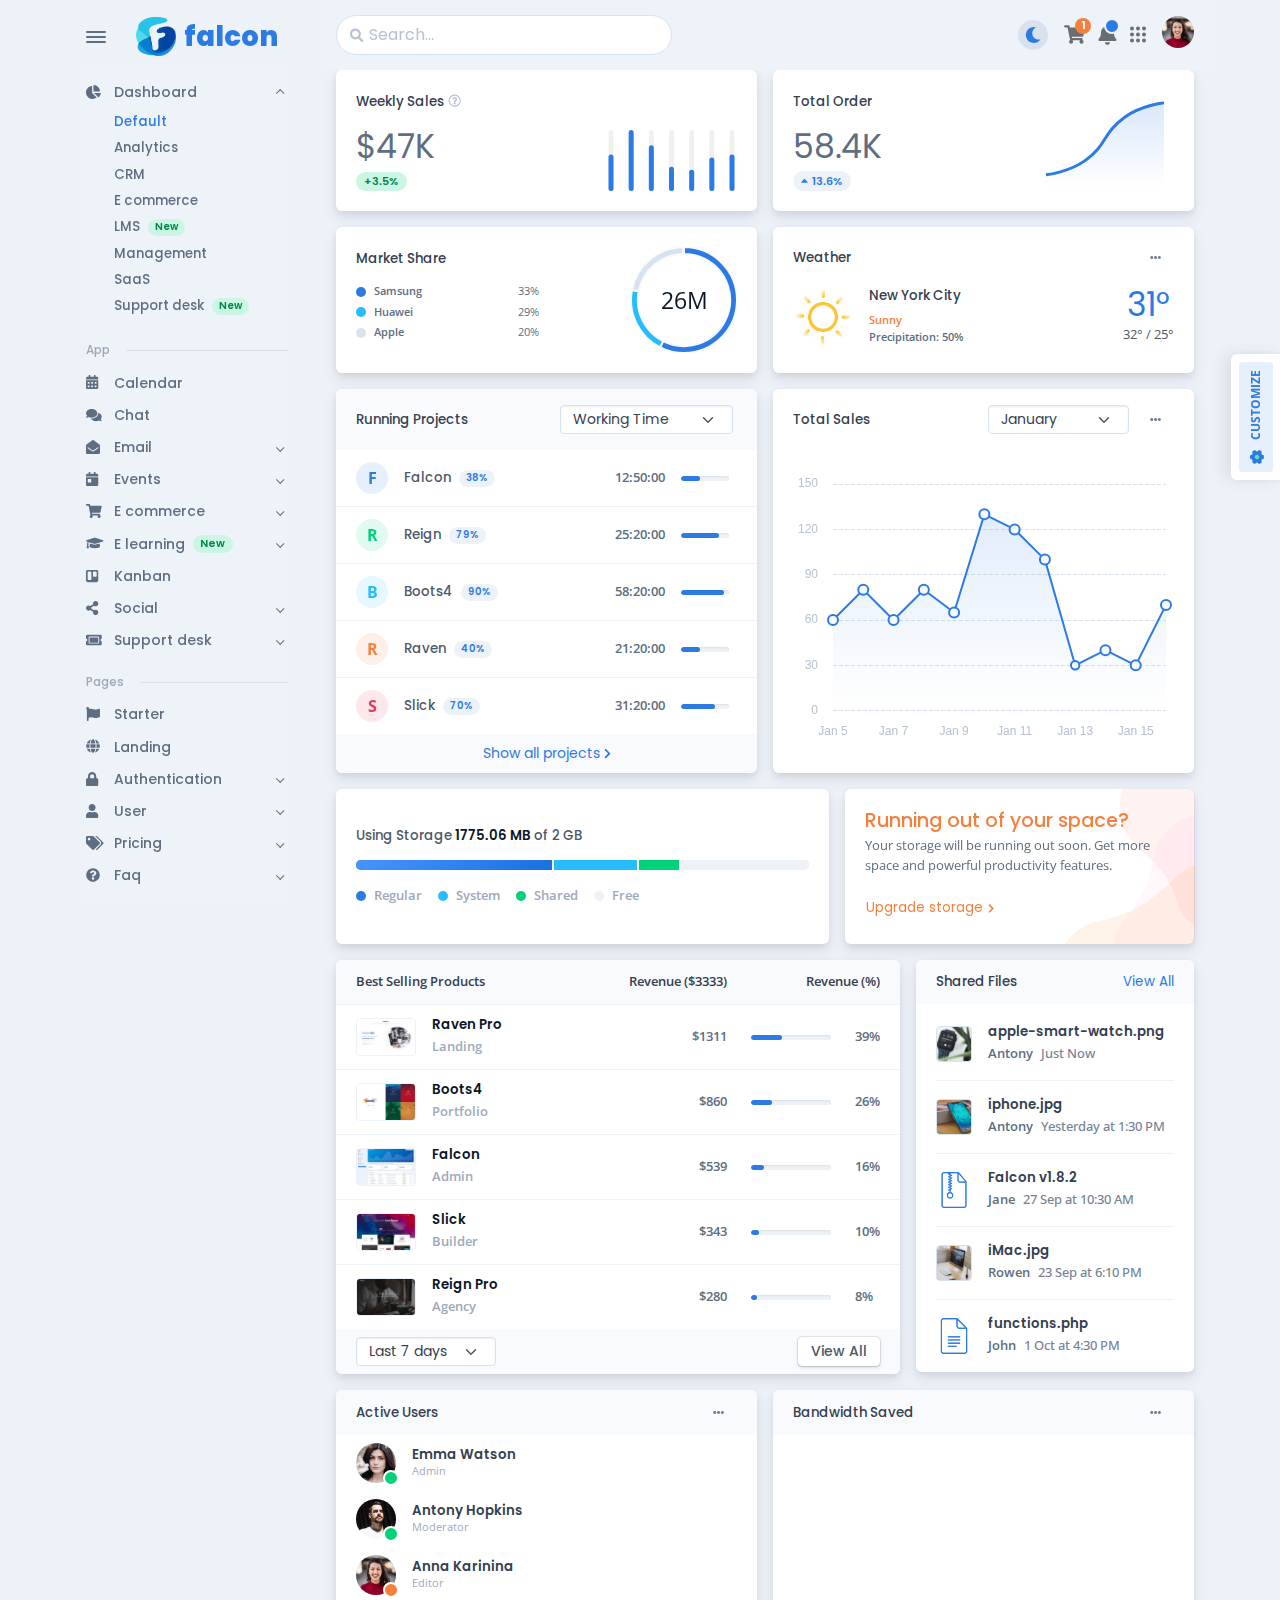
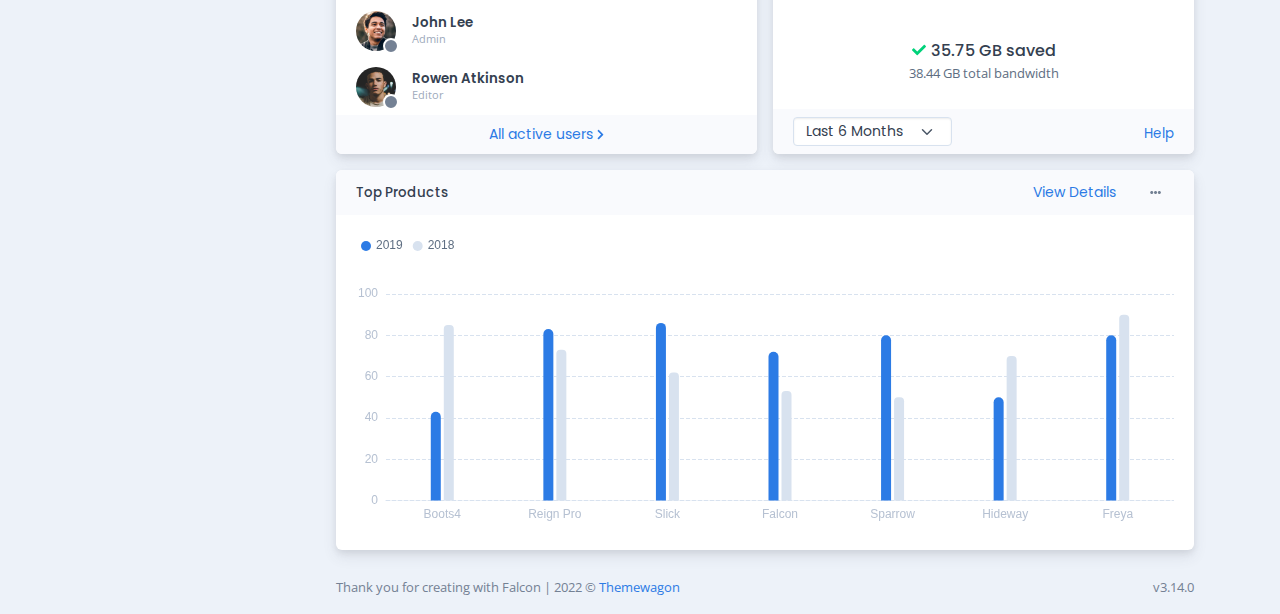
<file: __index.html>
<!DOCTYPE html>
<html lang="en-US" dir="ltr">

  <head>
    <meta charset="utf-8">
    <meta http-equiv="X-UA-Compatible" content="IE=edge">
    <meta name="viewport" content="width=device-width, initial-scale=1">


    <!-- ===============================================-->
    <!--    Document Title-->
    <!-- ===============================================-->
    <title>Falcon | Dashboard &amp; Web App Template</title>


    <!-- ===============================================-->
    <!--    Favicons-->
    <!-- ===============================================-->
    <link rel="apple-touch-icon" sizes="180x180" href="assets/img/favicons/apple-touch-icon.png">
    <link rel="icon" type="image/png" sizes="32x32" href="assets/img/favicons/favicon-32x32.png">
    <link rel="icon" type="image/png" sizes="16x16" href="assets/img/favicons/favicon-16x16.png">
    <link rel="shortcut icon" type="image/x-icon" href="assets/img/favicons/favicon.ico">
    <link rel="manifest" href="assets/img/favicons/manifest.json">
    <meta name="msapplication-TileImage" content="assets/img/favicons/mstile-150x150.png">
    <meta name="theme-color" content="#ffffff">
    <script src="assets/js/config.js"></script>
    <script src="vendors/simplebar/simplebar.min.js"></script>


    <!-- ===============================================-->
    <!--    Stylesheets-->
    <!-- ===============================================-->
    <link rel="preconnect" href="https://fonts.gstatic.com">
    <link href="https://fonts.googleapis.com/css?family=Open+Sans:300,400,500,600,700%7cPoppins:300,400,500,600,700,800,900&amp;display=swap" rel="stylesheet">
    <link href="vendors/simplebar/simplebar.min.css" rel="stylesheet">
    <link href="assets/css/theme-rtl.min.css" rel="stylesheet" id="style-rtl">
    <link href="assets/css/theme.min.css" rel="stylesheet" id="style-default">
    <link href="assets/css/user-rtl.min.css" rel="stylesheet" id="user-style-rtl">
    <link href="assets/css/user.min.css" rel="stylesheet" id="user-style-default">
    <script>
      var isRTL = JSON.parse(localStorage.getItem('isRTL'));
      if (isRTL) {
        var linkDefault = document.getElementById('style-default');
        var userLinkDefault = document.getElementById('user-style-default');
        linkDefault.setAttribute('disabled', true);
        userLinkDefault.setAttribute('disabled', true);
        document.querySelector('html').setAttribute('dir', 'rtl');
      } else {
        var linkRTL = document.getElementById('style-rtl');
        var userLinkRTL = document.getElementById('user-style-rtl');
        linkRTL.setAttribute('disabled', true);
        userLinkRTL.setAttribute('disabled', true);
      }
    </script>
  </head>


  <body>

    <!-- ===============================================-->
    <!--    Main Content-->
    <!-- ===============================================-->
    <main class="main" id="top">
      <div class="container" data-layout="container">
        <script>
          var isFluid = JSON.parse(localStorage.getItem('isFluid'));
          if (isFluid) {
            var container = document.querySelector('[data-layout]');
            container.classList.remove('container');
            container.classList.add('container-fluid');
          }
        </script>
        <nav class="navbar navbar-light navbar-vertical navbar-expand-xl">
          <script>
            var navbarStyle = localStorage.getItem("navbarStyle");
            if (navbarStyle && navbarStyle !== 'transparent') {
              document.querySelector('.navbar-vertical').classList.add(`navbar-${navbarStyle}`);
            }
          </script>
          <div class="d-flex align-items-center">
            <div class="toggle-icon-wrapper">

              <button class="btn navbar-toggler-humburger-icon navbar-vertical-toggle" data-bs-toggle="tooltip" data-bs-placement="left" title="Toggle Navigation"><span class="navbar-toggle-icon"><span class="toggle-line"></span></span></button>

            </div><a class="navbar-brand" href="index.html">
              <div class="d-flex align-items-center py-3"><img class="me-2" src="assets/img/icons/spot-illustrations/falcon.png" alt="" width="40" /><span class="font-sans-serif">falcon</span>
              </div>
            </a>
          </div>
          <div class="collapse navbar-collapse" id="navbarVerticalCollapse">
            <div class="navbar-vertical-content scrollbar">
              <ul class="navbar-nav flex-column mb-3" id="navbarVerticalNav">
                <li class="nav-item">
                  <!-- parent pages--><a class="nav-link dropdown-indicator" href="#dashboard" role="button" data-bs-toggle="collapse" aria-expanded="true" aria-controls="dashboard">
                    <div class="d-flex align-items-center"><span class="nav-link-icon"><span class="fas fa-chart-pie"></span></span><span class="nav-link-text ps-1">Dashboard</span>
                    </div>
                  </a>
                  <ul class="nav collapse show" id="dashboard">
                    <li class="nav-item"><a class="nav-link active" href="index.html">
                        <div class="d-flex align-items-center"><span class="nav-link-text ps-1">Default</span>
                        </div>
                      </a>
                      <!-- more inner pages-->
                    </li>
                    <li class="nav-item"><a class="nav-link" href="dashboard/analytics.html">
                        <div class="d-flex align-items-center"><span class="nav-link-text ps-1">Analytics</span>
                        </div>
                      </a>
                      <!-- more inner pages-->
                    </li>
                    <li class="nav-item"><a class="nav-link" href="dashboard/crm.html">
                        <div class="d-flex align-items-center"><span class="nav-link-text ps-1">CRM</span>
                        </div>
                      </a>
                      <!-- more inner pages-->
                    </li>
                    <li class="nav-item"><a class="nav-link" href="dashboard/e-commerce.html">
                        <div class="d-flex align-items-center"><span class="nav-link-text ps-1">E commerce</span>
                        </div>
                      </a>
                      <!-- more inner pages-->
                    </li>
                    <li class="nav-item"><a class="nav-link" href="dashboard/lms.html">
                        <div class="d-flex align-items-center"><span class="nav-link-text ps-1">LMS</span><span class="badge rounded-pill ms-2 badge-soft-success">New</span>
                        </div>
                      </a>
                      <!-- more inner pages-->
                    </li>
                    <li class="nav-item"><a class="nav-link" href="dashboard/project-management.html">
                        <div class="d-flex align-items-center"><span class="nav-link-text ps-1">Management</span>
                        </div>
                      </a>
                      <!-- more inner pages-->
                    </li>
                    <li class="nav-item"><a class="nav-link" href="dashboard/saas.html">
                        <div class="d-flex align-items-center"><span class="nav-link-text ps-1">SaaS</span>
                        </div>
                      </a>
                      <!-- more inner pages-->
                    </li>
                    <li class="nav-item"><a class="nav-link" href="dashboard/support-desk.html">
                        <div class="d-flex align-items-center"><span class="nav-link-text ps-1">Support desk</span><span class="badge rounded-pill ms-2 badge-soft-success">New</span>
                        </div>
                      </a>
                      <!-- more inner pages-->
                    </li>
                  </ul>
                </li>
                <li class="nav-item">
                  <!-- label-->
                  <div class="row navbar-vertical-label-wrapper mt-3 mb-2">
                    <div class="col-auto navbar-vertical-label">App
                    </div>
                    <div class="col ps-0">
                      <hr class="mb-0 navbar-vertical-divider" />
                    </div>
                  </div>
                  <!-- parent pages--><a class="nav-link" href="app/calendar.html" role="button">
                    <div class="d-flex align-items-center"><span class="nav-link-icon"><span class="fas fa-calendar-alt"></span></span><span class="nav-link-text ps-1">Calendar</span>
                    </div>
                  </a>
                  <!-- parent pages--><a class="nav-link" href="app/chat.html" role="button">
                    <div class="d-flex align-items-center"><span class="nav-link-icon"><span class="fas fa-comments"></span></span><span class="nav-link-text ps-1">Chat</span>
                    </div>
                  </a>
                  <!-- parent pages--><a class="nav-link dropdown-indicator" href="#email" role="button" data-bs-toggle="collapse" aria-expanded="false" aria-controls="email">
                    <div class="d-flex align-items-center"><span class="nav-link-icon"><span class="fas fa-envelope-open"></span></span><span class="nav-link-text ps-1">Email</span>
                    </div>
                  </a>
                  <ul class="nav collapse" id="email">
                    <li class="nav-item"><a class="nav-link" href="app/email/inbox.html">
                        <div class="d-flex align-items-center"><span class="nav-link-text ps-1">Inbox</span>
                        </div>
                      </a>
                      <!-- more inner pages-->
                    </li>
                    <li class="nav-item"><a class="nav-link" href="app/email/email-detail.html">
                        <div class="d-flex align-items-center"><span class="nav-link-text ps-1">Email detail</span>
                        </div>
                      </a>
                      <!-- more inner pages-->
                    </li>
                    <li class="nav-item"><a class="nav-link" href="app/email/compose.html">
                        <div class="d-flex align-items-center"><span class="nav-link-text ps-1">Compose</span>
                        </div>
                      </a>
                      <!-- more inner pages-->
                    </li>
                  </ul>
                  <!-- parent pages--><a class="nav-link dropdown-indicator" href="#events" role="button" data-bs-toggle="collapse" aria-expanded="false" aria-controls="events">
                    <div class="d-flex align-items-center"><span class="nav-link-icon"><span class="fas fa-calendar-day"></span></span><span class="nav-link-text ps-1">Events</span>
                    </div>
                  </a>
                  <ul class="nav collapse" id="events">
                    <li class="nav-item"><a class="nav-link" href="app/events/create-an-event.html">
                        <div class="d-flex align-items-center"><span class="nav-link-text ps-1">Create an event</span>
                        </div>
                      </a>
                      <!-- more inner pages-->
                    </li>
                    <li class="nav-item"><a class="nav-link" href="app/events/event-detail.html">
                        <div class="d-flex align-items-center"><span class="nav-link-text ps-1">Event detail</span>
                        </div>
                      </a>
                      <!-- more inner pages-->
                    </li>
                    <li class="nav-item"><a class="nav-link" href="app/events/event-list.html">
                        <div class="d-flex align-items-center"><span class="nav-link-text ps-1">Event list</span>
                        </div>
                      </a>
                      <!-- more inner pages-->
                    </li>
                  </ul>
                  <!-- parent pages--><a class="nav-link dropdown-indicator" href="#e-commerce" role="button" data-bs-toggle="collapse" aria-expanded="false" aria-controls="e-commerce">
                    <div class="d-flex align-items-center"><span class="nav-link-icon"><span class="fas fa-shopping-cart"></span></span><span class="nav-link-text ps-1">E commerce</span>
                    </div>
                  </a>
                  <ul class="nav collapse" id="e-commerce">
                    <li class="nav-item"><a class="nav-link dropdown-indicator" href="#product" data-bs-toggle="collapse" aria-expanded="false" aria-controls="e-commerce">
                        <div class="d-flex align-items-center"><span class="nav-link-text ps-1">Product</span>
                        </div>
                      </a>
                      <!-- more inner pages-->
                      <ul class="nav collapse" id="product">
                        <li class="nav-item"><a class="nav-link" href="app/e-commerce/product/product-list.html">
                            <div class="d-flex align-items-center"><span class="nav-link-text ps-1">Product list</span>
                            </div>
                          </a>
                          <!-- more inner pages-->
                        </li>
                        <li class="nav-item"><a class="nav-link" href="app/e-commerce/product/product-grid.html">
                            <div class="d-flex align-items-center"><span class="nav-link-text ps-1">Product grid</span>
                            </div>
                          </a>
                          <!-- more inner pages-->
                        </li>
                        <li class="nav-item"><a class="nav-link" href="app/e-commerce/product/product-details.html">
                            <div class="d-flex align-items-center"><span class="nav-link-text ps-1">Product details</span>
                            </div>
                          </a>
                          <!-- more inner pages-->
                        </li>
                      </ul>
                    </li>
                    <li class="nav-item"><a class="nav-link dropdown-indicator" href="#orders" data-bs-toggle="collapse" aria-expanded="false" aria-controls="e-commerce">
                        <div class="d-flex align-items-center"><span class="nav-link-text ps-1">Orders</span>
                        </div>
                      </a>
                      <!-- more inner pages-->
                      <ul class="nav collapse" id="orders">
                        <li class="nav-item"><a class="nav-link" href="app/e-commerce/orders/order-list.html">
                            <div class="d-flex align-items-center"><span class="nav-link-text ps-1">Order list</span>
                            </div>
                          </a>
                          <!-- more inner pages-->
                        </li>
                        <li class="nav-item"><a class="nav-link" href="app/e-commerce/orders/order-details.html">
                            <div class="d-flex align-items-center"><span class="nav-link-text ps-1">Order details</span>
                            </div>
                          </a>
                          <!-- more inner pages-->
                        </li>
                      </ul>
                    </li>
                    <li class="nav-item"><a class="nav-link" href="app/e-commerce/customers.html">
                        <div class="d-flex align-items-center"><span class="nav-link-text ps-1">Customers</span>
                        </div>
                      </a>
                      <!-- more inner pages-->
                    </li>
                    <li class="nav-item"><a class="nav-link" href="app/e-commerce/customer-details.html">
                        <div class="d-flex align-items-center"><span class="nav-link-text ps-1">Customer details</span>
                        </div>
                      </a>
                      <!-- more inner pages-->
                    </li>
                    <li class="nav-item"><a class="nav-link" href="app/e-commerce/shopping-cart.html">
                        <div class="d-flex align-items-center"><span class="nav-link-text ps-1">Shopping cart</span>
                        </div>
                      </a>
                      <!-- more inner pages-->
                    </li>
                    <li class="nav-item"><a class="nav-link" href="app/e-commerce/checkout.html">
                        <div class="d-flex align-items-center"><span class="nav-link-text ps-1">Checkout</span>
                        </div>
                      </a>
                      <!-- more inner pages-->
                    </li>
                    <li class="nav-item"><a class="nav-link" href="app/e-commerce/billing.html">
                        <div class="d-flex align-items-center"><span class="nav-link-text ps-1">Billing</span>
                        </div>
                      </a>
                      <!-- more inner pages-->
                    </li>
                    <li class="nav-item"><a class="nav-link" href="app/e-commerce/invoice.html">
                        <div class="d-flex align-items-center"><span class="nav-link-text ps-1">Invoice</span>
                        </div>
                      </a>
                      <!-- more inner pages-->
                    </li>
                  </ul>
                  <!-- parent pages--><a class="nav-link dropdown-indicator" href="#e-learning" role="button" data-bs-toggle="collapse" aria-expanded="false" aria-controls="e-learning">
                    <div class="d-flex align-items-center"><span class="nav-link-icon"><span class="fas fa-graduation-cap"></span></span><span class="nav-link-text ps-1">E learning</span><span class="badge rounded-pill ms-2 badge-soft-success">New</span>
                    </div>
                  </a>
                  <ul class="nav collapse" id="e-learning">
                    <li class="nav-item"><a class="nav-link dropdown-indicator" href="#course" data-bs-toggle="collapse" aria-expanded="false" aria-controls="e-learning">
                        <div class="d-flex align-items-center"><span class="nav-link-text ps-1">Course</span>
                        </div>
                      </a>
                      <!-- more inner pages-->
                      <ul class="nav collapse" id="course">
                        <li class="nav-item"><a class="nav-link" href="app/e-learning/course/course-list.html">
                            <div class="d-flex align-items-center"><span class="nav-link-text ps-1">Course list</span>
                            </div>
                          </a>
                          <!-- more inner pages-->
                        </li>
                        <li class="nav-item"><a class="nav-link" href="app/e-learning/course/course-grid.html">
                            <div class="d-flex align-items-center"><span class="nav-link-text ps-1">Course grid</span>
                            </div>
                          </a>
                          <!-- more inner pages-->
                        </li>
                        <li class="nav-item"><a class="nav-link" href="app/e-learning/course/course-details.html">
                            <div class="d-flex align-items-center"><span class="nav-link-text ps-1">Course details</span>
                            </div>
                          </a>
                          <!-- more inner pages-->
                        </li>
                        <li class="nav-item"><a class="nav-link" href="app/e-learning/course/create-a-course.html">
                            <div class="d-flex align-items-center"><span class="nav-link-text ps-1">Create a course</span>
                            </div>
                          </a>
                          <!-- more inner pages-->
                        </li>
                      </ul>
                    </li>
                    <li class="nav-item"><a class="nav-link" href="app/e-learning/student-overview.html">
                        <div class="d-flex align-items-center"><span class="nav-link-text ps-1">Student overview</span>
                        </div>
                      </a>
                      <!-- more inner pages-->
                    </li>
                    <li class="nav-item"><a class="nav-link" href="app/e-learning/trainer-profile.html">
                        <div class="d-flex align-items-center"><span class="nav-link-text ps-1">Trainer profile</span>
                        </div>
                      </a>
                      <!-- more inner pages-->
                    </li>
                  </ul>
                  <!-- parent pages--><a class="nav-link" href="app/kanban.html" role="button">
                    <div class="d-flex align-items-center"><span class="nav-link-icon"><span class="fab fa-trello"></span></span><span class="nav-link-text ps-1">Kanban</span>
                    </div>
                  </a>
                  <!-- parent pages--><a class="nav-link dropdown-indicator" href="#social" role="button" data-bs-toggle="collapse" aria-expanded="false" aria-controls="social">
                    <div class="d-flex align-items-center"><span class="nav-link-icon"><span class="fas fa-share-alt"></span></span><span class="nav-link-text ps-1">Social</span>
                    </div>
                  </a>
                  <ul class="nav collapse" id="social">
                    <li class="nav-item"><a class="nav-link" href="app/social/feed.html">
                        <div class="d-flex align-items-center"><span class="nav-link-text ps-1">Feed</span>
                        </div>
                      </a>
                      <!-- more inner pages-->
                    </li>
                    <li class="nav-item"><a class="nav-link" href="app/social/activity-log.html">
                        <div class="d-flex align-items-center"><span class="nav-link-text ps-1">Activity log</span>
                        </div>
                      </a>
                      <!-- more inner pages-->
                    </li>
                    <li class="nav-item"><a class="nav-link" href="app/social/notifications.html">
                        <div class="d-flex align-items-center"><span class="nav-link-text ps-1">Notifications</span>
                        </div>
                      </a>
                      <!-- more inner pages-->
                    </li>
                    <li class="nav-item"><a class="nav-link" href="app/social/followers.html">
                        <div class="d-flex align-items-center"><span class="nav-link-text ps-1">Followers</span>
                        </div>
                      </a>
                      <!-- more inner pages-->
                    </li>
                  </ul>
                  <!-- parent pages--><a class="nav-link dropdown-indicator" href="#support-desk" role="button" data-bs-toggle="collapse" aria-expanded="false" aria-controls="support-desk">
                    <div class="d-flex align-items-center"><span class="nav-link-icon"><span class="fas fa-ticket-alt"></span></span><span class="nav-link-text ps-1">Support desk</span>
                    </div>
                  </a>
                  <ul class="nav collapse" id="support-desk">
                    <li class="nav-item"><a class="nav-link" href="app/support-desk/table-view.html">
                        <div class="d-flex align-items-center"><span class="nav-link-text ps-1">Table view</span>
                        </div>
                      </a>
                      <!-- more inner pages-->
                    </li>
                    <li class="nav-item"><a class="nav-link" href="app/support-desk/card-view.html">
                        <div class="d-flex align-items-center"><span class="nav-link-text ps-1">Card view</span>
                        </div>
                      </a>
                      <!-- more inner pages-->
                    </li>
                    <li class="nav-item"><a class="nav-link" href="app/support-desk/contacts.html">
                        <div class="d-flex align-items-center"><span class="nav-link-text ps-1">Contacts</span>
                        </div>
                      </a>
                      <!-- more inner pages-->
                    </li>
                    <li class="nav-item"><a class="nav-link" href="app/support-desk/contact-details.html">
                        <div class="d-flex align-items-center"><span class="nav-link-text ps-1">Contact details</span>
                        </div>
                      </a>
                      <!-- more inner pages-->
                    </li>
                    <li class="nav-item"><a class="nav-link" href="app/support-desk/tickets-preview.html">
                        <div class="d-flex align-items-center"><span class="nav-link-text ps-1">Tickets preview</span>
                        </div>
                      </a>
                      <!-- more inner pages-->
                    </li>
                    <li class="nav-item"><a class="nav-link" href="app/support-desk/quick-links.html">
                        <div class="d-flex align-items-center"><span class="nav-link-text ps-1">Quick links</span>
                        </div>
                      </a>
                      <!-- more inner pages-->
                    </li>
                    <li class="nav-item"><a class="nav-link" href="app/support-desk/reports.html">
                        <div class="d-flex align-items-center"><span class="nav-link-text ps-1">Reports</span>
                        </div>
                      </a>
                      <!-- more inner pages-->
                    </li>
                  </ul>
                </li>
                <li class="nav-item">
                  <!-- label-->
                  <div class="row navbar-vertical-label-wrapper mt-3 mb-2">
                    <div class="col-auto navbar-vertical-label">Pages
                    </div>
                    <div class="col ps-0">
                      <hr class="mb-0 navbar-vertical-divider" />
                    </div>
                  </div>
                  <!-- parent pages--><a class="nav-link" href="pages/starter.html" role="button">
                    <div class="d-flex align-items-center"><span class="nav-link-icon"><span class="fas fa-flag"></span></span><span class="nav-link-text ps-1">Starter</span>
                    </div>
                  </a>
                  <!-- parent pages--><a class="nav-link" href="pages/landing.html" role="button">
                    <div class="d-flex align-items-center"><span class="nav-link-icon"><span class="fas fa-globe"></span></span><span class="nav-link-text ps-1">Landing</span>
                    </div>
                  </a>
                  <!-- parent pages--><a class="nav-link dropdown-indicator" href="#authentication" role="button" data-bs-toggle="collapse" aria-expanded="false" aria-controls="authentication">
                    <div class="d-flex align-items-center"><span class="nav-link-icon"><span class="fas fa-lock"></span></span><span class="nav-link-text ps-1">Authentication</span>
                    </div>
                  </a>
                  <ul class="nav collapse" id="authentication">
                    <li class="nav-item"><a class="nav-link dropdown-indicator" href="#simple" data-bs-toggle="collapse" aria-expanded="false" aria-controls="authentication">
                        <div class="d-flex align-items-center"><span class="nav-link-text ps-1">Simple</span>
                        </div>
                      </a>
                      <!-- more inner pages-->
                      <ul class="nav collapse" id="simple">
                        <li class="nav-item"><a class="nav-link" href="pages/authentication/simple/login.html">
                            <div class="d-flex align-items-center"><span class="nav-link-text ps-1">Login</span>
                            </div>
                          </a>
                          <!-- more inner pages-->
                        </li>
                        <li class="nav-item"><a class="nav-link" href="pages/authentication/simple/logout.html">
                            <div class="d-flex align-items-center"><span class="nav-link-text ps-1">Logout</span>
                            </div>
                          </a>
                          <!-- more inner pages-->
                        </li>
                        <li class="nav-item"><a class="nav-link" href="pages/authentication/simple/register.html">
                            <div class="d-flex align-items-center"><span class="nav-link-text ps-1">Register</span>
                            </div>
                          </a>
                          <!-- more inner pages-->
                        </li>
                        <li class="nav-item"><a class="nav-link" href="pages/authentication/simple/forgot-password.html">
                            <div class="d-flex align-items-center"><span class="nav-link-text ps-1">Forgot password</span>
                            </div>
                          </a>
                          <!-- more inner pages-->
                        </li>
                        <li class="nav-item"><a class="nav-link" href="pages/authentication/simple/confirm-mail.html">
                            <div class="d-flex align-items-center"><span class="nav-link-text ps-1">Confirm mail</span>
                            </div>
                          </a>
                          <!-- more inner pages-->
                        </li>
                        <li class="nav-item"><a class="nav-link" href="pages/authentication/simple/reset-password.html">
                            <div class="d-flex align-items-center"><span class="nav-link-text ps-1">Reset password</span>
                            </div>
                          </a>
                          <!-- more inner pages-->
                        </li>
                        <li class="nav-item"><a class="nav-link" href="pages/authentication/simple/lock-screen.html">
                            <div class="d-flex align-items-center"><span class="nav-link-text ps-1">Lock screen</span>
                            </div>
                          </a>
                          <!-- more inner pages-->
                        </li>
                      </ul>
                    </li>
                    <li class="nav-item"><a class="nav-link dropdown-indicator" href="#card" data-bs-toggle="collapse" aria-expanded="false" aria-controls="authentication">
                        <div class="d-flex align-items-center"><span class="nav-link-text ps-1">Card</span>
                        </div>
                      </a>
                      <!-- more inner pages-->
                      <ul class="nav collapse" id="card">
                        <li class="nav-item"><a class="nav-link" href="pages/authentication/card/login.html">
                            <div class="d-flex align-items-center"><span class="nav-link-text ps-1">Login</span>
                            </div>
                          </a>
                          <!-- more inner pages-->
                        </li>
                        <li class="nav-item"><a class="nav-link" href="pages/authentication/card/logout.html">
                            <div class="d-flex align-items-center"><span class="nav-link-text ps-1">Logout</span>
                            </div>
                          </a>
                          <!-- more inner pages-->
                        </li>
                        <li class="nav-item"><a class="nav-link" href="pages/authentication/card/register.html">
                            <div class="d-flex align-items-center"><span class="nav-link-text ps-1">Register</span>
                            </div>
                          </a>
                          <!-- more inner pages-->
                        </li>
                        <li class="nav-item"><a class="nav-link" href="pages/authentication/card/forgot-password.html">
                            <div class="d-flex align-items-center"><span class="nav-link-text ps-1">Forgot password</span>
                            </div>
                          </a>
                          <!-- more inner pages-->
                        </li>
                        <li class="nav-item"><a class="nav-link" href="pages/authentication/card/confirm-mail.html">
                            <div class="d-flex align-items-center"><span class="nav-link-text ps-1">Confirm mail</span>
                            </div>
                          </a>
                          <!-- more inner pages-->
                        </li>
                        <li class="nav-item"><a class="nav-link" href="pages/authentication/card/reset-password.html">
                            <div class="d-flex align-items-center"><span class="nav-link-text ps-1">Reset password</span>
                            </div>
                          </a>
                          <!-- more inner pages-->
                        </li>
                        <li class="nav-item"><a class="nav-link" href="pages/authentication/card/lock-screen.html">
                            <div class="d-flex align-items-center"><span class="nav-link-text ps-1">Lock screen</span>
                            </div>
                          </a>
                          <!-- more inner pages-->
                        </li>
                      </ul>
                    </li>
                    <li class="nav-item"><a class="nav-link dropdown-indicator" href="#split" data-bs-toggle="collapse" aria-expanded="false" aria-controls="authentication">
                        <div class="d-flex align-items-center"><span class="nav-link-text ps-1">Split</span>
                        </div>
                      </a>
                      <!-- more inner pages-->
                      <ul class="nav collapse" id="split">
                        <li class="nav-item"><a class="nav-link" href="pages/authentication/split/login.html">
                            <div class="d-flex align-items-center"><span class="nav-link-text ps-1">Login</span>
                            </div>
                          </a>
                          <!-- more inner pages-->
                        </li>
                        <li class="nav-item"><a class="nav-link" href="pages/authentication/split/logout.html">
                            <div class="d-flex align-items-center"><span class="nav-link-text ps-1">Logout</span>
                            </div>
                          </a>
                          <!-- more inner pages-->
                        </li>
                        <li class="nav-item"><a class="nav-link" href="pages/authentication/split/register.html">
                            <div class="d-flex align-items-center"><span class="nav-link-text ps-1">Register</span>
                            </div>
                          </a>
                          <!-- more inner pages-->
                        </li>
                        <li class="nav-item"><a class="nav-link" href="pages/authentication/split/forgot-password.html">
                            <div class="d-flex align-items-center"><span class="nav-link-text ps-1">Forgot password</span>
                            </div>
                          </a>
                          <!-- more inner pages-->
                        </li>
                        <li class="nav-item"><a class="nav-link" href="pages/authentication/split/confirm-mail.html">
                            <div class="d-flex align-items-center"><span class="nav-link-text ps-1">Confirm mail</span>
                            </div>
                          </a>
                          <!-- more inner pages-->
                        </li>
                        <li class="nav-item"><a class="nav-link" href="pages/authentication/split/reset-password.html">
                            <div class="d-flex align-items-center"><span class="nav-link-text ps-1">Reset password</span>
                            </div>
                          </a>
                          <!-- more inner pages-->
                        </li>
                        <li class="nav-item"><a class="nav-link" href="pages/authentication/split/lock-screen.html">
                            <div class="d-flex align-items-center"><span class="nav-link-text ps-1">Lock screen</span>
                            </div>
                          </a>
                          <!-- more inner pages-->
                        </li>
                      </ul>
                    </li>
                    <li class="nav-item"><a class="nav-link" href="pages/authentication/wizard.html">
                        <div class="d-flex align-items-center"><span class="nav-link-text ps-1">Wizard</span>
                        </div>
                      </a>
                      <!-- more inner pages-->
                    </li>
                    <li class="nav-item"><a class="nav-link" href="#authentication-modal" data-bs-toggle="modal">
                        <div class="d-flex align-items-center"><span class="nav-link-text ps-1">Modal</span>
                        </div>
                      </a>
                      <!-- more inner pages-->
                    </li>
                  </ul>
                  <!-- parent pages--><a class="nav-link dropdown-indicator" href="#user" role="button" data-bs-toggle="collapse" aria-expanded="false" aria-controls="user">
                    <div class="d-flex align-items-center"><span class="nav-link-icon"><span class="fas fa-user"></span></span><span class="nav-link-text ps-1">User</span>
                    </div>
                  </a>
                  <ul class="nav collapse" id="user">
                    <li class="nav-item"><a class="nav-link" href="pages/user/profile.html">
                        <div class="d-flex align-items-center"><span class="nav-link-text ps-1">Profile</span>
                        </div>
                      </a>
                      <!-- more inner pages-->
                    </li>
                    <li class="nav-item"><a class="nav-link" href="pages/user/settings.html">
                        <div class="d-flex align-items-center"><span class="nav-link-text ps-1">Settings</span>
                        </div>
                      </a>
                      <!-- more inner pages-->
                    </li>
                  </ul>
                  <!-- parent pages--><a class="nav-link dropdown-indicator" href="#pricing" role="button" data-bs-toggle="collapse" aria-expanded="false" aria-controls="pricing">
                    <div class="d-flex align-items-center"><span class="nav-link-icon"><span class="fas fa-tags"></span></span><span class="nav-link-text ps-1">Pricing</span>
                    </div>
                  </a>
                  <ul class="nav collapse" id="pricing">
                    <li class="nav-item"><a class="nav-link" href="pages/pricing/pricing-default.html">
                        <div class="d-flex align-items-center"><span class="nav-link-text ps-1">Pricing default</span>
                        </div>
                      </a>
                      <!-- more inner pages-->
                    </li>
                    <li class="nav-item"><a class="nav-link" href="pages/pricing/pricing-alt.html">
                        <div class="d-flex align-items-center"><span class="nav-link-text ps-1">Pricing alt</span>
                        </div>
                      </a>
                      <!-- more inner pages-->
                    </li>
                  </ul>
                  <!-- parent pages--><a class="nav-link dropdown-indicator" href="#faq" role="button" data-bs-toggle="collapse" aria-expanded="false" aria-controls="faq">
                    <div class="d-flex align-items-center"><span class="nav-link-icon"><span class="fas fa-question-circle"></span></span><span class="nav-link-text ps-1">Faq</span>
                    </div>
                  </a>
                  <ul class="nav collapse" id="faq">
                    <li class="nav-item"><a class="nav-link" href="pages/faq/faq-basic.html">
                        <div class="d-flex align-items-center"><span class="nav-link-text ps-1">Faq basic</span>
                        </div>
                      </a>
                      <!-- more inner pages-->
                    </li>
                    <li class="nav-item"><a class="nav-link" href="pages/faq/faq-alt.html">
                        <div class="d-flex align-items-center"><span class="nav-link-text ps-1">Faq alt</span>
                        </div>
                      </a>
                      <!-- more inner pages-->
                    </li>
                    <li class="nav-item"><a class="nav-link" href="pages/faq/faq-accordion.html">
                        <div class="d-flex align-items-center"><span class="nav-link-text ps-1">Faq accordion</span>
                        </div>
                      </a>
                      <!-- more inner pages-->
                    </li>
                  </ul>
                  <!-- parent pages--><a class="nav-link dropdown-indicator" href="#errors" role="button" data-bs-toggle="collapse" aria-expanded="false" aria-controls="errors">
                    <div class="d-flex align-items-center"><span class="nav-link-icon"><span class="fas fa-exclamation-triangle"></span></span><span class="nav-link-text ps-1">Errors</span>
                    </div>
                  </a>
                  <ul class="nav collapse" id="errors">
                    <li class="nav-item"><a class="nav-link" href="pages/errors/404.html">
                        <div class="d-flex align-items-center"><span class="nav-link-text ps-1">404</span>
                        </div>
                      </a>
                      <!-- more inner pages-->
                    </li>
                    <li class="nav-item"><a class="nav-link" href="pages/errors/500.html">
                        <div class="d-flex align-items-center"><span class="nav-link-text ps-1">500</span>
                        </div>
                      </a>
                      <!-- more inner pages-->
                    </li>
                  </ul>
                  <!-- parent pages--><a class="nav-link dropdown-indicator" href="#miscellaneous" role="button" data-bs-toggle="collapse" aria-expanded="false" aria-controls="miscellaneous">
                    <div class="d-flex align-items-center"><span class="nav-link-icon"><span class="fas fa-thumbtack"></span></span><span class="nav-link-text ps-1">Miscellaneous</span>
                    </div>
                  </a>
                  <ul class="nav collapse" id="miscellaneous">
                    <li class="nav-item"><a class="nav-link" href="pages/miscellaneous/associations.html">
                        <div class="d-flex align-items-center"><span class="nav-link-text ps-1">Associations</span>
                        </div>
                      </a>
                      <!-- more inner pages-->
                    </li>
                    <li class="nav-item"><a class="nav-link" href="pages/miscellaneous/invite-people.html">
                        <div class="d-flex align-items-center"><span class="nav-link-text ps-1">Invite people</span>
                        </div>
                      </a>
                      <!-- more inner pages-->
                    </li>
                    <li class="nav-item"><a class="nav-link" href="pages/miscellaneous/privacy-policy.html">
                        <div class="d-flex align-items-center"><span class="nav-link-text ps-1">Privacy policy</span>
                        </div>
                      </a>
                      <!-- more inner pages-->
                    </li>
                  </ul>
                  <!-- parent pages--><a class="nav-link dropdown-indicator" href="#Layouts" role="button" data-bs-toggle="collapse" aria-expanded="false" aria-controls="Layouts">
                    <div class="d-flex align-items-center"><span class="nav-link-icon"><span class="far fa-window-restore"></span></span><span class="nav-link-text ps-1">Layouts</span>
                    </div>
                  </a>
                  <ul class="nav collapse" id="Layouts">
                    <li class="nav-item"><a class="nav-link" href="demo/navbar-vertical.html" target="_blank">
                        <div class="d-flex align-items-center"><span class="nav-link-text ps-1">Navbar vertical</span>
                        </div>
                      </a>
                      <!-- more inner pages-->
                    </li>
                    <li class="nav-item"><a class="nav-link" href="demo/navbar-top.html" target="_blank">
                        <div class="d-flex align-items-center"><span class="nav-link-text ps-1">Top nav</span>
                        </div>
                      </a>
                      <!-- more inner pages-->
                    </li>
                    <li class="nav-item"><a class="nav-link" href="demo/navbar-double-top.html" target="_blank">
                        <div class="d-flex align-items-center"><span class="nav-link-text ps-1">Double top</span><span class="badge rounded-pill ms-2 badge-soft-success">New</span>
                        </div>
                      </a>
                      <!-- more inner pages-->
                    </li>
                    <li class="nav-item"><a class="nav-link" href="demo/combo-nav.html" target="_blank">
                        <div class="d-flex align-items-center"><span class="nav-link-text ps-1">Combo nav</span>
                        </div>
                      </a>
                      <!-- more inner pages-->
                    </li>
                  </ul>
                </li>
                <li class="nav-item">
                  <!-- label-->
                  <div class="row navbar-vertical-label-wrapper mt-3 mb-2">
                    <div class="col-auto navbar-vertical-label">Modules
                    </div>
                    <div class="col ps-0">
                      <hr class="mb-0 navbar-vertical-divider" />
                    </div>
                  </div>
                  <!-- parent pages--><a class="nav-link dropdown-indicator" href="#forms" role="button" data-bs-toggle="collapse" aria-expanded="false" aria-controls="forms">
                    <div class="d-flex align-items-center"><span class="nav-link-icon"><span class="fas fa-file-alt"></span></span><span class="nav-link-text ps-1">Forms</span>
                    </div>
                  </a>
                  <ul class="nav collapse" id="forms">
                    <li class="nav-item"><a class="nav-link dropdown-indicator" href="#basic" data-bs-toggle="collapse" aria-expanded="false" aria-controls="forms">
                        <div class="d-flex align-items-center"><span class="nav-link-text ps-1">Basic</span>
                        </div>
                      </a>
                      <!-- more inner pages-->
                      <ul class="nav collapse" id="basic">
                        <li class="nav-item"><a class="nav-link" href="modules/forms/basic/form-control.html">
                            <div class="d-flex align-items-center"><span class="nav-link-text ps-1">Form control</span>
                            </div>
                          </a>
                          <!-- more inner pages-->
                        </li>
                        <li class="nav-item"><a class="nav-link" href="modules/forms/basic/input-group.html">
                            <div class="d-flex align-items-center"><span class="nav-link-text ps-1">Input group</span>
                            </div>
                          </a>
                          <!-- more inner pages-->
                        </li>
                        <li class="nav-item"><a class="nav-link" href="modules/forms/basic/select.html">
                            <div class="d-flex align-items-center"><span class="nav-link-text ps-1">Select</span>
                            </div>
                          </a>
                          <!-- more inner pages-->
                        </li>
                        <li class="nav-item"><a class="nav-link" href="modules/forms/basic/checks.html">
                            <div class="d-flex align-items-center"><span class="nav-link-text ps-1">Checks</span>
                            </div>
                          </a>
                          <!-- more inner pages-->
                        </li>
                        <li class="nav-item"><a class="nav-link" href="modules/forms/basic/range.html">
                            <div class="d-flex align-items-center"><span class="nav-link-text ps-1">Range</span>
                            </div>
                          </a>
                          <!-- more inner pages-->
                        </li>
                        <li class="nav-item"><a class="nav-link" href="modules/forms/basic/layout.html">
                            <div class="d-flex align-items-center"><span class="nav-link-text ps-1">Layout</span>
                            </div>
                          </a>
                          <!-- more inner pages-->
                        </li>
                      </ul>
                    </li>
                    <li class="nav-item"><a class="nav-link dropdown-indicator" href="#advance" data-bs-toggle="collapse" aria-expanded="false" aria-controls="forms">
                        <div class="d-flex align-items-center"><span class="nav-link-text ps-1">Advance</span>
                        </div>
                      </a>
                      <!-- more inner pages-->
                      <ul class="nav collapse" id="advance">
                        <li class="nav-item"><a class="nav-link" href="modules/forms/advance/advance-select.html">
                            <div class="d-flex align-items-center"><span class="nav-link-text ps-1">Advance select</span>
                            </div>
                          </a>
                          <!-- more inner pages-->
                        </li>
                        <li class="nav-item"><a class="nav-link" href="modules/forms/advance/date-picker.html">
                            <div class="d-flex align-items-center"><span class="nav-link-text ps-1">Date picker</span>
                            </div>
                          </a>
                          <!-- more inner pages-->
                        </li>
                        <li class="nav-item"><a class="nav-link" href="modules/forms/advance/editor.html">
                            <div class="d-flex align-items-center"><span class="nav-link-text ps-1">Editor</span>
                            </div>
                          </a>
                          <!-- more inner pages-->
                        </li>
                        <li class="nav-item"><a class="nav-link" href="modules/forms/advance/emoji-button.html">
                            <div class="d-flex align-items-center"><span class="nav-link-text ps-1">Emoji button</span>
                            </div>
                          </a>
                          <!-- more inner pages-->
                        </li>
                        <li class="nav-item"><a class="nav-link" href="modules/forms/advance/file-uploader.html">
                            <div class="d-flex align-items-center"><span class="nav-link-text ps-1">File uploader</span>
                            </div>
                          </a>
                          <!-- more inner pages-->
                        </li>
                        <li class="nav-item"><a class="nav-link" href="modules/forms/advance/rating.html">
                            <div class="d-flex align-items-center"><span class="nav-link-text ps-1">Rating</span>
                            </div>
                          </a>
                          <!-- more inner pages-->
                        </li>
                      </ul>
                    </li>
                    <li class="nav-item"><a class="nav-link" href="modules/forms/floating-labels.html">
                        <div class="d-flex align-items-center"><span class="nav-link-text ps-1">Floating labels</span>
                        </div>
                      </a>
                      <!-- more inner pages-->
                    </li>
                    <li class="nav-item"><a class="nav-link" href="modules/forms/wizard.html">
                        <div class="d-flex align-items-center"><span class="nav-link-text ps-1">Wizard</span>
                        </div>
                      </a>
                      <!-- more inner pages-->
                    </li>
                    <li class="nav-item"><a class="nav-link" href="modules/forms/validation.html">
                        <div class="d-flex align-items-center"><span class="nav-link-text ps-1">Validation</span>
                        </div>
                      </a>
                      <!-- more inner pages-->
                    </li>
                  </ul>
                  <!-- parent pages--><a class="nav-link dropdown-indicator" href="#tables" role="button" data-bs-toggle="collapse" aria-expanded="false" aria-controls="tables">
                    <div class="d-flex align-items-center"><span class="nav-link-icon"><span class="fas fa-table"></span></span><span class="nav-link-text ps-1">Tables</span>
                    </div>
                  </a>
                  <ul class="nav collapse" id="tables">
                    <li class="nav-item"><a class="nav-link" href="modules/tables/basic-tables.html">
                        <div class="d-flex align-items-center"><span class="nav-link-text ps-1">Basic tables</span>
                        </div>
                      </a>
                      <!-- more inner pages-->
                    </li>
                    <li class="nav-item"><a class="nav-link" href="modules/tables/advance-tables.html">
                        <div class="d-flex align-items-center"><span class="nav-link-text ps-1">Advance tables</span>
                        </div>
                      </a>
                      <!-- more inner pages-->
                    </li>
                    <li class="nav-item"><a class="nav-link" href="modules/tables/bulk-select.html">
                        <div class="d-flex align-items-center"><span class="nav-link-text ps-1">Bulk select</span>
                        </div>
                      </a>
                      <!-- more inner pages-->
                    </li>
                  </ul>
                  <!-- parent pages--><a class="nav-link dropdown-indicator" href="#charts" role="button" data-bs-toggle="collapse" aria-expanded="false" aria-controls="charts">
                    <div class="d-flex align-items-center"><span class="nav-link-icon"><span class="fas fa-chart-line"></span></span><span class="nav-link-text ps-1">Charts</span>
                    </div>
                  </a>
                  <ul class="nav collapse" id="charts">
                    <li class="nav-item"><a class="nav-link" href="modules/charts/chartjs.html">
                        <div class="d-flex align-items-center"><span class="nav-link-text ps-1">Chartjs</span>
                        </div>
                      </a>
                      <!-- more inner pages-->
                    </li>
                    <li class="nav-item"><a class="nav-link" href="modules/charts/d3js.html">
                        <div class="d-flex align-items-center"><span class="nav-link-text ps-1">D3js</span><span class="badge rounded-pill ms-2 badge-soft-success">New</span>
                        </div>
                      </a>
                      <!-- more inner pages-->
                    </li>
                    <li class="nav-item"><a class="nav-link dropdown-indicator" href="#eCharts" data-bs-toggle="collapse" aria-expanded="false" aria-controls="charts">
                        <div class="d-flex align-items-center"><span class="nav-link-text ps-1">ECharts</span>
                        </div>
                      </a>
                      <!-- more inner pages-->
                      <ul class="nav collapse" id="eCharts">
                        <li class="nav-item"><a class="nav-link" href="modules/charts/echarts/line-charts.html">
                            <div class="d-flex align-items-center"><span class="nav-link-text ps-1">Line charts</span>
                            </div>
                          </a>
                          <!-- more inner pages-->
                        </li>
                        <li class="nav-item"><a class="nav-link" href="modules/charts/echarts/bar-charts.html">
                            <div class="d-flex align-items-center"><span class="nav-link-text ps-1">Bar charts</span>
                            </div>
                          </a>
                          <!-- more inner pages-->
                        </li>
                        <li class="nav-item"><a class="nav-link" href="modules/charts/echarts/candlestick-charts.html">
                            <div class="d-flex align-items-center"><span class="nav-link-text ps-1">Candlestick charts</span>
                            </div>
                          </a>
                          <!-- more inner pages-->
                        </li>
                        <li class="nav-item"><a class="nav-link" href="modules/charts/echarts/geo-map.html">
                            <div class="d-flex align-items-center"><span class="nav-link-text ps-1">Geo map</span>
                            </div>
                          </a>
                          <!-- more inner pages-->
                        </li>
                        <li class="nav-item"><a class="nav-link" href="modules/charts/echarts/scatter-charts.html">
                            <div class="d-flex align-items-center"><span class="nav-link-text ps-1">Scatter charts</span>
                            </div>
                          </a>
                          <!-- more inner pages-->
                        </li>
                        <li class="nav-item"><a class="nav-link" href="modules/charts/echarts/pie-charts.html">
                            <div class="d-flex align-items-center"><span class="nav-link-text ps-1">Pie charts</span>
                            </div>
                          </a>
                          <!-- more inner pages-->
                        </li>
                        <li class="nav-item"><a class="nav-link" href="modules/charts/echarts/gauge-charts.html">
                            <div class="d-flex align-items-center"><span class="nav-link-text ps-1">Gauge charts</span>
                            </div>
                          </a>
                          <!-- more inner pages-->
                        </li>
                        <li class="nav-item"><a class="nav-link" href="modules/charts/echarts/radar-charts.html">
                            <div class="d-flex align-items-center"><span class="nav-link-text ps-1">Radar charts</span>
                            </div>
                          </a>
                          <!-- more inner pages-->
                        </li>
                        <li class="nav-item"><a class="nav-link" href="modules/charts/echarts/heatmap-charts.html">
                            <div class="d-flex align-items-center"><span class="nav-link-text ps-1">Heatmap charts</span>
                            </div>
                          </a>
                          <!-- more inner pages-->
                        </li>
                        <li class="nav-item"><a class="nav-link" href="modules/charts/echarts/how-to-use.html">
                            <div class="d-flex align-items-center"><span class="nav-link-text ps-1">How to use</span>
                            </div>
                          </a>
                          <!-- more inner pages-->
                        </li>
                      </ul>
                    </li>
                  </ul>
                  <!-- parent pages--><a class="nav-link dropdown-indicator" href="#icons" role="button" data-bs-toggle="collapse" aria-expanded="false" aria-controls="icons">
                    <div class="d-flex align-items-center"><span class="nav-link-icon"><span class="fas fa-shapes"></span></span><span class="nav-link-text ps-1">Icons</span>
                    </div>
                  </a>
                  <ul class="nav collapse" id="icons">
                    <li class="nav-item"><a class="nav-link" href="modules/icons/font-awesome.html">
                        <div class="d-flex align-items-center"><span class="nav-link-text ps-1">Font awesome</span>
                        </div>
                      </a>
                      <!-- more inner pages-->
                    </li>
                    <li class="nav-item"><a class="nav-link" href="modules/icons/bootstrap-icons.html">
                        <div class="d-flex align-items-center"><span class="nav-link-text ps-1">Bootstrap icons</span>
                        </div>
                      </a>
                      <!-- more inner pages-->
                    </li>
                    <li class="nav-item"><a class="nav-link" href="modules/icons/feather.html">
                        <div class="d-flex align-items-center"><span class="nav-link-text ps-1">Feather</span>
                        </div>
                      </a>
                      <!-- more inner pages-->
                    </li>
                    <li class="nav-item"><a class="nav-link" href="modules/icons/material-icons.html">
                        <div class="d-flex align-items-center"><span class="nav-link-text ps-1">Material icons</span>
                        </div>
                      </a>
                      <!-- more inner pages-->
                    </li>
                  </ul>
                  <!-- parent pages--><a class="nav-link dropdown-indicator" href="#maps" role="button" data-bs-toggle="collapse" aria-expanded="false" aria-controls="maps">
                    <div class="d-flex align-items-center"><span class="nav-link-icon"><span class="fas fa-map"></span></span><span class="nav-link-text ps-1">Maps</span>
                    </div>
                  </a>
                  <ul class="nav collapse" id="maps">
                    <li class="nav-item"><a class="nav-link" href="modules/maps/google-map.html">
                        <div class="d-flex align-items-center"><span class="nav-link-text ps-1">Google map</span>
                        </div>
                      </a>
                      <!-- more inner pages-->
                    </li>
                    <li class="nav-item"><a class="nav-link" href="modules/maps/leaflet-map.html">
                        <div class="d-flex align-items-center"><span class="nav-link-text ps-1">Leaflet map</span>
                        </div>
                      </a>
                      <!-- more inner pages-->
                    </li>
                  </ul>
                  <!-- parent pages--><a class="nav-link dropdown-indicator" href="#components" role="button" data-bs-toggle="collapse" aria-expanded="false" aria-controls="components">
                    <div class="d-flex align-items-center"><span class="nav-link-icon"><span class="fas fa-puzzle-piece"></span></span><span class="nav-link-text ps-1">Components</span>
                    </div>
                  </a>
                  <ul class="nav collapse" id="components">
                    <li class="nav-item"><a class="nav-link" href="modules/components/accordion.html">
                        <div class="d-flex align-items-center"><span class="nav-link-text ps-1">Accordion</span>
                        </div>
                      </a>
                      <!-- more inner pages-->
                    </li>
                    <li class="nav-item"><a class="nav-link" href="modules/components/alerts.html">
                        <div class="d-flex align-items-center"><span class="nav-link-text ps-1">Alerts</span>
                        </div>
                      </a>
                      <!-- more inner pages-->
                    </li>
                    <li class="nav-item"><a class="nav-link" href="modules/components/anchor.html">
                        <div class="d-flex align-items-center"><span class="nav-link-text ps-1">Anchor</span>
                        </div>
                      </a>
                      <!-- more inner pages-->
                    </li>
                    <li class="nav-item"><a class="nav-link" href="modules/components/animated-icons.html">
                        <div class="d-flex align-items-center"><span class="nav-link-text ps-1">Animated icons</span>
                        </div>
                      </a>
                      <!-- more inner pages-->
                    </li>
                    <li class="nav-item"><a class="nav-link" href="modules/components/background.html">
                        <div class="d-flex align-items-center"><span class="nav-link-text ps-1">Background</span>
                        </div>
                      </a>
                      <!-- more inner pages-->
                    </li>
                    <li class="nav-item"><a class="nav-link" href="modules/components/badges.html">
                        <div class="d-flex align-items-center"><span class="nav-link-text ps-1">Badges</span>
                        </div>
                      </a>
                      <!-- more inner pages-->
                    </li>
                    <li class="nav-item"><a class="nav-link" href="modules/components/bottom-bar.html">
                        <div class="d-flex align-items-center"><span class="nav-link-text ps-1">Bottom bar</span><span class="badge rounded-pill ms-2 badge-soft-success">New</span>
                        </div>
                      </a>
                      <!-- more inner pages-->
                    </li>
                    <li class="nav-item"><a class="nav-link" href="modules/components/breadcrumbs.html">
                        <div class="d-flex align-items-center"><span class="nav-link-text ps-1">Breadcrumbs</span>
                        </div>
                      </a>
                      <!-- more inner pages-->
                    </li>
                    <li class="nav-item"><a class="nav-link" href="modules/components/buttons.html">
                        <div class="d-flex align-items-center"><span class="nav-link-text ps-1">Buttons</span>
                        </div>
                      </a>
                      <!-- more inner pages-->
                    </li>
                    <li class="nav-item"><a class="nav-link" href="modules/components/calendar.html">
                        <div class="d-flex align-items-center"><span class="nav-link-text ps-1">Calendar</span>
                        </div>
                      </a>
                      <!-- more inner pages-->
                    </li>
                    <li class="nav-item"><a class="nav-link" href="modules/components/cards.html">
                        <div class="d-flex align-items-center"><span class="nav-link-text ps-1">Cards</span>
                        </div>
                      </a>
                      <!-- more inner pages-->
                    </li>
                    <li class="nav-item"><a class="nav-link dropdown-indicator" href="#carousel" data-bs-toggle="collapse" aria-expanded="false" aria-controls="components">
                        <div class="d-flex align-items-center"><span class="nav-link-text ps-1">Carousel</span>
                        </div>
                      </a>
                      <!-- more inner pages-->
                      <ul class="nav collapse" id="carousel">
                        <li class="nav-item"><a class="nav-link" href="modules/components/carousel/bootstrap.html">
                            <div class="d-flex align-items-center"><span class="nav-link-text ps-1">Bootstrap</span>
                            </div>
                          </a>
                          <!-- more inner pages-->
                        </li>
                        <li class="nav-item"><a class="nav-link" href="modules/components/carousel/swiper.html">
                            <div class="d-flex align-items-center"><span class="nav-link-text ps-1">Swiper</span>
                            </div>
                          </a>
                          <!-- more inner pages-->
                        </li>
                      </ul>
                    </li>
                    <li class="nav-item"><a class="nav-link" href="modules/components/collapse.html">
                        <div class="d-flex align-items-center"><span class="nav-link-text ps-1">Collapse</span>
                        </div>
                      </a>
                      <!-- more inner pages-->
                    </li>
                    <li class="nav-item"><a class="nav-link" href="modules/components/cookie-notice.html">
                        <div class="d-flex align-items-center"><span class="nav-link-text ps-1">Cookie notice</span>
                        </div>
                      </a>
                      <!-- more inner pages-->
                    </li>
                    <li class="nav-item"><a class="nav-link" href="modules/components/countup.html">
                        <div class="d-flex align-items-center"><span class="nav-link-text ps-1">Countup</span>
                        </div>
                      </a>
                      <!-- more inner pages-->
                    </li>
                    <li class="nav-item"><a class="nav-link" href="modules/components/draggable.html">
                        <div class="d-flex align-items-center"><span class="nav-link-text ps-1">Draggable</span>
                        </div>
                      </a>
                      <!-- more inner pages-->
                    </li>
                    <li class="nav-item"><a class="nav-link" href="modules/components/dropdowns.html">
                        <div class="d-flex align-items-center"><span class="nav-link-text ps-1">Dropdowns</span>
                        </div>
                      </a>
                      <!-- more inner pages-->
                    </li>
                    <li class="nav-item"><a class="nav-link" href="modules/components/jquery-components.html">
                        <div class="d-flex align-items-center"><span class="nav-link-text ps-1">Jquery</span><span class="badge rounded-pill ms-2 badge-soft-success">New</span>
                        </div>
                      </a>
                      <!-- more inner pages-->
                    </li>
                    <li class="nav-item"><a class="nav-link" href="modules/components/list-group.html">
                        <div class="d-flex align-items-center"><span class="nav-link-text ps-1">List group</span>
                        </div>
                      </a>
                      <!-- more inner pages-->
                    </li>
                    <li class="nav-item"><a class="nav-link" href="modules/components/modals.html">
                        <div class="d-flex align-items-center"><span class="nav-link-text ps-1">Modals</span>
                        </div>
                      </a>
                      <!-- more inner pages-->
                    </li>
                    <li class="nav-item"><a class="nav-link dropdown-indicator" href="#navs-_and_-Tabs" data-bs-toggle="collapse" aria-expanded="false" aria-controls="components">
                        <div class="d-flex align-items-center"><span class="nav-link-text ps-1">Navs &amp; Tabs</span>
                        </div>
                      </a>
                      <!-- more inner pages-->
                      <ul class="nav collapse" id="navs-_and_-Tabs">
                        <li class="nav-item"><a class="nav-link" href="modules/components/navs-and-tabs/navs.html">
                            <div class="d-flex align-items-center"><span class="nav-link-text ps-1">Navs</span>
                            </div>
                          </a>
                          <!-- more inner pages-->
                        </li>
                        <li class="nav-item"><a class="nav-link" href="modules/components/navs-and-tabs/navbar.html">
                            <div class="d-flex align-items-center"><span class="nav-link-text ps-1">Navbar</span>
                            </div>
                          </a>
                          <!-- more inner pages-->
                        </li>
                        <li class="nav-item"><a class="nav-link" href="modules/components/navs-and-tabs/vertical-navbar.html">
                            <div class="d-flex align-items-center"><span class="nav-link-text ps-1">Navbar vertical</span>
                            </div>
                          </a>
                          <!-- more inner pages-->
                        </li>
                        <li class="nav-item"><a class="nav-link" href="modules/components/navs-and-tabs/top-navbar.html">
                            <div class="d-flex align-items-center"><span class="nav-link-text ps-1">Top nav</span>
                            </div>
                          </a>
                          <!-- more inner pages-->
                        </li>
                        <li class="nav-item"><a class="nav-link" href="modules/components/navs-and-tabs/double-top-navbar.html">
                            <div class="d-flex align-items-center"><span class="nav-link-text ps-1">Double top</span><span class="badge rounded-pill ms-2 badge-soft-success">New</span>
                            </div>
                          </a>
                          <!-- more inner pages-->
                        </li>
                        <li class="nav-item"><a class="nav-link" href="modules/components/navs-and-tabs/combo-navbar.html">
                            <div class="d-flex align-items-center"><span class="nav-link-text ps-1">Combo nav</span>
                            </div>
                          </a>
                          <!-- more inner pages-->
                        </li>
                        <li class="nav-item"><a class="nav-link" href="modules/components/navs-and-tabs/tabs.html">
                            <div class="d-flex align-items-center"><span class="nav-link-text ps-1">Tabs</span>
                            </div>
                          </a>
                          <!-- more inner pages-->
                        </li>
                      </ul>
                    </li>
                    <li class="nav-item"><a class="nav-link" href="modules/components/offcanvas.html">
                        <div class="d-flex align-items-center"><span class="nav-link-text ps-1">Offcanvas</span>
                        </div>
                      </a>
                      <!-- more inner pages-->
                    </li>
                    <li class="nav-item"><a class="nav-link dropdown-indicator" href="#pictures" data-bs-toggle="collapse" aria-expanded="false" aria-controls="components">
                        <div class="d-flex align-items-center"><span class="nav-link-text ps-1">Pictures</span>
                        </div>
                      </a>
                      <!-- more inner pages-->
                      <ul class="nav collapse" id="pictures">
                        <li class="nav-item"><a class="nav-link" href="modules/components/pictures/avatar.html">
                            <div class="d-flex align-items-center"><span class="nav-link-text ps-1">Avatar</span>
                            </div>
                          </a>
                          <!-- more inner pages-->
                        </li>
                        <li class="nav-item"><a class="nav-link" href="modules/components/pictures/images.html">
                            <div class="d-flex align-items-center"><span class="nav-link-text ps-1">Images</span>
                            </div>
                          </a>
                          <!-- more inner pages-->
                        </li>
                        <li class="nav-item"><a class="nav-link" href="modules/components/pictures/figures.html">
                            <div class="d-flex align-items-center"><span class="nav-link-text ps-1">Figures</span>
                            </div>
                          </a>
                          <!-- more inner pages-->
                        </li>
                        <li class="nav-item"><a class="nav-link" href="modules/components/pictures/hoverbox.html">
                            <div class="d-flex align-items-center"><span class="nav-link-text ps-1">Hoverbox</span>
                            </div>
                          </a>
                          <!-- more inner pages-->
                        </li>
                        <li class="nav-item"><a class="nav-link" href="modules/components/pictures/lightbox.html">
                            <div class="d-flex align-items-center"><span class="nav-link-text ps-1">Lightbox</span>
                            </div>
                          </a>
                          <!-- more inner pages-->
                        </li>
                      </ul>
                    </li>
                    <li class="nav-item"><a class="nav-link" href="modules/components/progress-bar.html">
                        <div class="d-flex align-items-center"><span class="nav-link-text ps-1">Progress bar</span>
                        </div>
                      </a>
                      <!-- more inner pages-->
                    </li>
                    <li class="nav-item"><a class="nav-link" href="modules/components/placeholder.html">
                        <div class="d-flex align-items-center"><span class="nav-link-text ps-1">Placeholder</span>
                        </div>
                      </a>
                      <!-- more inner pages-->
                    </li>
                    <li class="nav-item"><a class="nav-link" href="modules/components/pagination.html">
                        <div class="d-flex align-items-center"><span class="nav-link-text ps-1">Pagination</span>
                        </div>
                      </a>
                      <!-- more inner pages-->
                    </li>
                    <li class="nav-item"><a class="nav-link" href="modules/components/popovers.html">
                        <div class="d-flex align-items-center"><span class="nav-link-text ps-1">Popovers</span>
                        </div>
                      </a>
                      <!-- more inner pages-->
                    </li>
                    <li class="nav-item"><a class="nav-link" href="modules/components/scrollspy.html">
                        <div class="d-flex align-items-center"><span class="nav-link-text ps-1">Scrollspy</span>
                        </div>
                      </a>
                      <!-- more inner pages-->
                    </li>
                    <li class="nav-item"><a class="nav-link" href="modules/components/search.html">
                        <div class="d-flex align-items-center"><span class="nav-link-text ps-1">Search</span>
                        </div>
                      </a>
                      <!-- more inner pages-->
                    </li>
                    <li class="nav-item"><a class="nav-link" href="modules/components/spinners.html">
                        <div class="d-flex align-items-center"><span class="nav-link-text ps-1">Spinners</span>
                        </div>
                      </a>
                      <!-- more inner pages-->
                    </li>
                    <li class="nav-item"><a class="nav-link" href="modules/components/timeline.html">
                        <div class="d-flex align-items-center"><span class="nav-link-text ps-1">Timeline</span>
                        </div>
                      </a>
                      <!-- more inner pages-->
                    </li>
                    <li class="nav-item"><a class="nav-link" href="modules/components/toasts.html">
                        <div class="d-flex align-items-center"><span class="nav-link-text ps-1">Toasts</span>
                        </div>
                      </a>
                      <!-- more inner pages-->
                    </li>
                    <li class="nav-item"><a class="nav-link" href="modules/components/tooltips.html">
                        <div class="d-flex align-items-center"><span class="nav-link-text ps-1">Tooltips</span>
                        </div>
                      </a>
                      <!-- more inner pages-->
                    </li>
                    <li class="nav-item"><a class="nav-link" href="modules/components/treeview.html">
                        <div class="d-flex align-items-center"><span class="nav-link-text ps-1">Treeview</span>
                        </div>
                      </a>
                      <!-- more inner pages-->
                    </li>
                    <li class="nav-item"><a class="nav-link" href="modules/components/typed-text.html">
                        <div class="d-flex align-items-center"><span class="nav-link-text ps-1">Typed text</span>
                        </div>
                      </a>
                      <!-- more inner pages-->
                    </li>
                    <li class="nav-item"><a class="nav-link dropdown-indicator" href="#videos" data-bs-toggle="collapse" aria-expanded="false" aria-controls="components">
                        <div class="d-flex align-items-center"><span class="nav-link-text ps-1">Videos</span>
                        </div>
                      </a>
                      <!-- more inner pages-->
                      <ul class="nav collapse" id="videos">
                        <li class="nav-item"><a class="nav-link" href="modules/components/videos/embed.html">
                            <div class="d-flex align-items-center"><span class="nav-link-text ps-1">Embed</span>
                            </div>
                          </a>
                          <!-- more inner pages-->
                        </li>
                        <li class="nav-item"><a class="nav-link" href="modules/components/videos/plyr.html">
                            <div class="d-flex align-items-center"><span class="nav-link-text ps-1">Plyr</span>
                            </div>
                          </a>
                          <!-- more inner pages-->
                        </li>
                      </ul>
                    </li>
                  </ul>
                  <!-- parent pages--><a class="nav-link dropdown-indicator" href="#utilities" role="button" data-bs-toggle="collapse" aria-expanded="false" aria-controls="utilities">
                    <div class="d-flex align-items-center"><span class="nav-link-icon"><span class="fas fa-fire"></span></span><span class="nav-link-text ps-1">Utilities</span>
                    </div>
                  </a>
                  <ul class="nav collapse" id="utilities">
                    <li class="nav-item"><a class="nav-link" href="modules/utilities/borders.html">
                        <div class="d-flex align-items-center"><span class="nav-link-text ps-1">Borders</span>
                        </div>
                      </a>
                      <!-- more inner pages-->
                    </li>
                    <li class="nav-item"><a class="nav-link" href="modules/utilities/clearfix.html">
                        <div class="d-flex align-items-center"><span class="nav-link-text ps-1">Clearfix</span>
                        </div>
                      </a>
                      <!-- more inner pages-->
                    </li>
                    <li class="nav-item"><a class="nav-link" href="modules/utilities/colors.html">
                        <div class="d-flex align-items-center"><span class="nav-link-text ps-1">Colors</span>
                        </div>
                      </a>
                      <!-- more inner pages-->
                    </li>
                    <li class="nav-item"><a class="nav-link" href="modules/utilities/colored-links.html">
                        <div class="d-flex align-items-center"><span class="nav-link-text ps-1">Colored links</span>
                        </div>
                      </a>
                      <!-- more inner pages-->
                    </li>
                    <li class="nav-item"><a class="nav-link" href="modules/utilities/display.html">
                        <div class="d-flex align-items-center"><span class="nav-link-text ps-1">Display</span>
                        </div>
                      </a>
                      <!-- more inner pages-->
                    </li>
                    <li class="nav-item"><a class="nav-link" href="modules/utilities/flex.html">
                        <div class="d-flex align-items-center"><span class="nav-link-text ps-1">Flex</span>
                        </div>
                      </a>
                      <!-- more inner pages-->
                    </li>
                    <li class="nav-item"><a class="nav-link" href="modules/utilities/float.html">
                        <div class="d-flex align-items-center"><span class="nav-link-text ps-1">Float</span>
                        </div>
                      </a>
                      <!-- more inner pages-->
                    </li>
                    <li class="nav-item"><a class="nav-link" href="modules/utilities/grid.html">
                        <div class="d-flex align-items-center"><span class="nav-link-text ps-1">Grid</span>
                        </div>
                      </a>
                      <!-- more inner pages-->
                    </li>
                    <li class="nav-item"><a class="nav-link" href="modules/utilities/overlayscrollbar.html">
                        <div class="d-flex align-items-center"><span class="nav-link-text ps-1">Overlay scrollbar</span><span class="badge rounded-pill ms-2 badge-soft-success">New</span>
                        </div>
                      </a>
                      <!-- more inner pages-->
                    </li>
                    <li class="nav-item"><a class="nav-link" href="modules/utilities/position.html">
                        <div class="d-flex align-items-center"><span class="nav-link-text ps-1">Position</span>
                        </div>
                      </a>
                      <!-- more inner pages-->
                    </li>
                    <li class="nav-item"><a class="nav-link" href="modules/utilities/spacing.html">
                        <div class="d-flex align-items-center"><span class="nav-link-text ps-1">Spacing</span>
                        </div>
                      </a>
                      <!-- more inner pages-->
                    </li>
                    <li class="nav-item"><a class="nav-link" href="modules/utilities/sizing.html">
                        <div class="d-flex align-items-center"><span class="nav-link-text ps-1">Sizing</span>
                        </div>
                      </a>
                      <!-- more inner pages-->
                    </li>
                    <li class="nav-item"><a class="nav-link" href="modules/utilities/stretched-link.html">
                        <div class="d-flex align-items-center"><span class="nav-link-text ps-1">Stretched link</span>
                        </div>
                      </a>
                      <!-- more inner pages-->
                    </li>
                    <li class="nav-item"><a class="nav-link" href="modules/utilities/text-truncation.html">
                        <div class="d-flex align-items-center"><span class="nav-link-text ps-1">Text truncation</span>
                        </div>
                      </a>
                      <!-- more inner pages-->
                    </li>
                    <li class="nav-item"><a class="nav-link" href="modules/utilities/typography.html">
                        <div class="d-flex align-items-center"><span class="nav-link-text ps-1">Typography</span>
                        </div>
                      </a>
                      <!-- more inner pages-->
                    </li>
                    <li class="nav-item"><a class="nav-link" href="modules/utilities/vertical-align.html">
                        <div class="d-flex align-items-center"><span class="nav-link-text ps-1">Vertical align</span>
                        </div>
                      </a>
                      <!-- more inner pages-->
                    </li>
                    <li class="nav-item"><a class="nav-link" href="modules/utilities/visibility.html">
                        <div class="d-flex align-items-center"><span class="nav-link-text ps-1">Visibility</span>
                        </div>
                      </a>
                      <!-- more inner pages-->
                    </li>
                  </ul>
                  <!-- parent pages--><a class="nav-link" href="widgets.html" role="button">
                    <div class="d-flex align-items-center"><span class="nav-link-icon"><span class="fas fa-poll"></span></span><span class="nav-link-text ps-1">Widgets</span>
                    </div>
                  </a>
                  <!-- parent pages--><a class="nav-link dropdown-indicator" href="#multi-level" role="button" data-bs-toggle="collapse" aria-expanded="false" aria-controls="multi-level">
                    <div class="d-flex align-items-center"><span class="nav-link-icon"><span class="fas fa-layer-group"></span></span><span class="nav-link-text ps-1">Multi level</span>
                    </div>
                  </a>
                  <ul class="nav collapse" id="multi-level">
                    <li class="nav-item"><a class="nav-link dropdown-indicator" href="#level-two" data-bs-toggle="collapse" aria-expanded="false" aria-controls="multi-level">
                        <div class="d-flex align-items-center"><span class="nav-link-text ps-1">Level two</span>
                        </div>
                      </a>
                      <!-- more inner pages-->
                      <ul class="nav collapse" id="level-two">
                        <li class="nav-item"><a class="nav-link" href="#!.html">
                            <div class="d-flex align-items-center"><span class="nav-link-text ps-1">Item 1</span>
                            </div>
                          </a>
                          <!-- more inner pages-->
                        </li>
                        <li class="nav-item"><a class="nav-link" href="#!.html">
                            <div class="d-flex align-items-center"><span class="nav-link-text ps-1">Item 2</span>
                            </div>
                          </a>
                          <!-- more inner pages-->
                        </li>
                      </ul>
                    </li>
                    <li class="nav-item"><a class="nav-link dropdown-indicator" href="#level-three" data-bs-toggle="collapse" aria-expanded="false" aria-controls="multi-level">
                        <div class="d-flex align-items-center"><span class="nav-link-text ps-1">Level three</span>
                        </div>
                      </a>
                      <!-- more inner pages-->
                      <ul class="nav collapse" id="level-three">
                        <li class="nav-item"><a class="nav-link" href="#!.html">
                            <div class="d-flex align-items-center"><span class="nav-link-text ps-1">Item 3</span>
                            </div>
                          </a>
                          <!-- more inner pages-->
                        </li>
                        <li class="nav-item"><a class="nav-link dropdown-indicator" href="#item-4" data-bs-toggle="collapse" aria-expanded="false" aria-controls="level-three">
                            <div class="d-flex align-items-center"><span class="nav-link-text ps-1">Item 4</span>
                            </div>
                          </a>
                          <!-- more inner pages-->
                          <ul class="nav collapse" id="item-4">
                            <li class="nav-item"><a class="nav-link" href="#!.html">
                                <div class="d-flex align-items-center"><span class="nav-link-text ps-1">Item 5</span>
                                </div>
                              </a>
                              <!-- more inner pages-->
                            </li>
                            <li class="nav-item"><a class="nav-link" href="#!.html">
                                <div class="d-flex align-items-center"><span class="nav-link-text ps-1">Item 6</span>
                                </div>
                              </a>
                              <!-- more inner pages-->
                            </li>
                          </ul>
                        </li>
                      </ul>
                    </li>
                    <li class="nav-item"><a class="nav-link dropdown-indicator" href="#level-four" data-bs-toggle="collapse" aria-expanded="false" aria-controls="multi-level">
                        <div class="d-flex align-items-center"><span class="nav-link-text ps-1">Level four</span>
                        </div>
                      </a>
                      <!-- more inner pages-->
                      <ul class="nav collapse" id="level-four">
                        <li class="nav-item"><a class="nav-link" href="#!.html">
                            <div class="d-flex align-items-center"><span class="nav-link-text ps-1">Item 6</span>
                            </div>
                          </a>
                          <!-- more inner pages-->
                        </li>
                        <li class="nav-item"><a class="nav-link dropdown-indicator" href="#item-7" data-bs-toggle="collapse" aria-expanded="false" aria-controls="level-four">
                            <div class="d-flex align-items-center"><span class="nav-link-text ps-1">Item 7</span>
                            </div>
                          </a>
                          <!-- more inner pages-->
                          <ul class="nav collapse" id="item-7">
                            <li class="nav-item"><a class="nav-link" href="#!.html">
                                <div class="d-flex align-items-center"><span class="nav-link-text ps-1">Item 8</span>
                                </div>
                              </a>
                              <!-- more inner pages-->
                            </li>
                            <li class="nav-item"><a class="nav-link dropdown-indicator" href="#item-9" data-bs-toggle="collapse" aria-expanded="false" aria-controls="item-7">
                                <div class="d-flex align-items-center"><span class="nav-link-text ps-1">Item 9</span>
                                </div>
                              </a>
                              <!-- more inner pages-->
                              <ul class="nav collapse" id="item-9">
                                <li class="nav-item"><a class="nav-link" href="#!.html">
                                    <div class="d-flex align-items-center"><span class="nav-link-text ps-1">Item 10</span>
                                    </div>
                                  </a>
                                  <!-- more inner pages-->
                                </li>
                                <li class="nav-item"><a class="nav-link" href="#!.html">
                                    <div class="d-flex align-items-center"><span class="nav-link-text ps-1">Item 11</span>
                                    </div>
                                  </a>
                                  <!-- more inner pages-->
                                </li>
                              </ul>
                            </li>
                          </ul>
                        </li>
                      </ul>
                    </li>
                  </ul>
                </li>
                <li class="nav-item">
                  <!-- label-->
                  <div class="row navbar-vertical-label-wrapper mt-3 mb-2">
                    <div class="col-auto navbar-vertical-label">Documentation
                    </div>
                    <div class="col ps-0">
                      <hr class="mb-0 navbar-vertical-divider" />
                    </div>
                  </div>
                  <!-- parent pages--><a class="nav-link" href="documentation/getting-started.html" role="button">
                    <div class="d-flex align-items-center"><span class="nav-link-icon"><span class="fas fa-rocket"></span></span><span class="nav-link-text ps-1">Getting started</span>
                    </div>
                  </a>
                  <!-- parent pages--><a class="nav-link dropdown-indicator" href="#customization" role="button" data-bs-toggle="collapse" aria-expanded="false" aria-controls="customization">
                    <div class="d-flex align-items-center"><span class="nav-link-icon"><span class="fas fa-wrench"></span></span><span class="nav-link-text ps-1">Customization</span>
                    </div>
                  </a>
                  <ul class="nav collapse" id="customization">
                    <li class="nav-item"><a class="nav-link" href="documentation/customization/configuration.html">
                        <div class="d-flex align-items-center"><span class="nav-link-text ps-1">Configuration</span>
                        </div>
                      </a>
                      <!-- more inner pages-->
                    </li>
                    <li class="nav-item"><a class="nav-link" href="documentation/customization/styling.html">
                        <div class="d-flex align-items-center"><span class="nav-link-text ps-1">Styling</span><span class="badge rounded-pill ms-2 badge-soft-success">Updated</span>
                        </div>
                      </a>
                      <!-- more inner pages-->
                    </li>
                    <li class="nav-item"><a class="nav-link" href="documentation/customization/dark-mode.html">
                        <div class="d-flex align-items-center"><span class="nav-link-text ps-1">Dark mode</span>
                        </div>
                      </a>
                      <!-- more inner pages-->
                    </li>
                    <li class="nav-item"><a class="nav-link" href="documentation/customization/plugin.html">
                        <div class="d-flex align-items-center"><span class="nav-link-text ps-1">Plugin</span>
                        </div>
                      </a>
                      <!-- more inner pages-->
                    </li>
                  </ul>
                  <!-- parent pages--><a class="nav-link" href="documentation/faq.html" role="button">
                    <div class="d-flex align-items-center"><span class="nav-link-icon"><span class="fas fa-question-circle"></span></span><span class="nav-link-text ps-1">Faq</span>
                    </div>
                  </a>
                  <!-- parent pages--><a class="nav-link" href="documentation/gulp.html" role="button">
                    <div class="d-flex align-items-center"><span class="nav-link-icon"><span class="fab fa-gulp"></span></span><span class="nav-link-text ps-1">Gulp</span>
                    </div>
                  </a>
                  <!-- parent pages--><a class="nav-link" href="documentation/design-file.html" role="button">
                    <div class="d-flex align-items-center"><span class="nav-link-icon"><span class="fas fa-palette"></span></span><span class="nav-link-text ps-1">Design file</span>
                    </div>
                  </a>
                  <!-- parent pages--><a class="nav-link" href="changelog.html" role="button">
                    <div class="d-flex align-items-center"><span class="nav-link-icon"><span class="fas fa-code-branch"></span></span><span class="nav-link-text ps-1">Changelog</span>
                    </div>
                  </a>
                </li>
              </ul>
              <div class="settings mb-3">
                <div class="card shadow-none">
                  <div class="card-body alert mb-0" role="alert">
                    <div class="btn-close-falcon-container">
                      <button class="btn btn-link btn-close-falcon p-0" aria-label="Close" data-bs-dismiss="alert"></button>
                    </div>
                    <div class="text-center"><img src="assets/img/icons/spot-illustrations/navbar-vertical.png" alt="" width="80" />
                      <p class="fs--2 mt-2">Loving what you see? <br />Get your copy of <a href="#!">Falcon</a></p>
                      <div class="d-grid"><a class="btn btn-sm btn-purchase" href="https://themes.getbootstrap.com/product/falcon-admin-dashboard-webapp-template/" target="_blank">Purchase</a></div>
                    </div>
                  </div>
                </div>
              </div>
            </div>
          </div>
        </nav>
        <div class="content">
          <nav class="navbar navbar-light navbar-glass navbar-top navbar-expand">

            <button class="btn navbar-toggler-humburger-icon navbar-toggler me-1 me-sm-3" type="button" data-bs-toggle="collapse" data-bs-target="#navbarVerticalCollapse" aria-controls="navbarVerticalCollapse" aria-expanded="false" aria-label="Toggle Navigation"><span class="navbar-toggle-icon"><span class="toggle-line"></span></span></button>
            <a class="navbar-brand me-1 me-sm-3" href="index.html">
              <div class="d-flex align-items-center"><img class="me-2" src="assets/img/icons/spot-illustrations/falcon.png" alt="" width="40" /><span class="font-sans-serif">falcon</span>
              </div>
            </a>
            <ul class="navbar-nav align-items-center d-none d-lg-block">
              <li class="nav-item">
                <div class="search-box" data-list='{"valueNames":["title"]}'>
                  <form class="position-relative" data-bs-toggle="search" data-bs-display="static">
                    <input class="form-control search-input fuzzy-search" type="search" placeholder="Search..." aria-label="Search" />
                    <span class="fas fa-search search-box-icon"></span>

                  </form>
                  <div class="btn-close-falcon-container position-absolute end-0 top-50 translate-middle shadow-none" data-bs-dismiss="search">
                    <button class="btn btn-link btn-close-falcon p-0" aria-label="Close"></button>
                  </div>
                  <div class="dropdown-menu border font-base start-0 mt-2 py-0 overflow-hidden w-100">
                    <div class="scrollbar list py-3" style="max-height: 24rem;">
                      <h6 class="dropdown-header fw-medium text-uppercase px-x1 fs--2 pt-0 pb-2">Recently Browsed</h6><a class="dropdown-item fs--1 px-x1 py-1 hover-primary" href="app/events/event-detail.html">
                        <div class="d-flex align-items-center">
                          <span class="fas fa-circle me-2 text-300 fs--2"></span>

                          <div class="fw-normal title">Pages <span class="fas fa-chevron-right mx-1 text-500 fs--2" data-fa-transform="shrink-2"></span> Events</div>
                        </div>
                      </a>
                      <a class="dropdown-item fs--1 px-x1 py-1 hover-primary" href="app/e-commerce/customers.html">
                        <div class="d-flex align-items-center">
                          <span class="fas fa-circle me-2 text-300 fs--2"></span>

                          <div class="fw-normal title">E-commerce <span class="fas fa-chevron-right mx-1 text-500 fs--2" data-fa-transform="shrink-2"></span> Customers</div>
                        </div>
                      </a>

                      <hr class="text-200 dark__text-900" />
                      <h6 class="dropdown-header fw-medium text-uppercase px-x1 fs--2 pt-0 pb-2">Suggested Filter</h6><a class="dropdown-item px-x1 py-1 fs-0" href="app/e-commerce/customers.html">
                        <div class="d-flex align-items-center"><span class="badge fw-medium text-decoration-none me-2 badge-soft-warning">customers:</span>
                          <div class="flex-1 fs--1 title">All customers list</div>
                        </div>
                      </a>
                      <a class="dropdown-item px-x1 py-1 fs-0" href="app/events/event-detail.html">
                        <div class="d-flex align-items-center"><span class="badge fw-medium text-decoration-none me-2 badge-soft-success">events:</span>
                          <div class="flex-1 fs--1 title">Latest events in current month</div>
                        </div>
                      </a>
                      <a class="dropdown-item px-x1 py-1 fs-0" href="app/e-commerce/product/product-grid.html">
                        <div class="d-flex align-items-center"><span class="badge fw-medium text-decoration-none me-2 badge-soft-info">products:</span>
                          <div class="flex-1 fs--1 title">Most popular products</div>
                        </div>
                      </a>

                      <hr class="text-200 dark__text-900" />
                      <h6 class="dropdown-header fw-medium text-uppercase px-x1 fs--2 pt-0 pb-2">Files</h6><a class="dropdown-item px-x1 py-2" href="#!">
                        <div class="d-flex align-items-center">
                          <div class="file-thumbnail me-2"><img class="border h-100 w-100 fit-cover rounded-3" src="assets/img/products/3-thumb.png" alt="" /></div>
                          <div class="flex-1">
                            <h6 class="mb-0 title">iPhone</h6>
                            <p class="fs--2 mb-0 d-flex"><span class="fw-semi-bold">Antony</span><span class="fw-medium text-600 ms-2">27 Sep at 10:30 AM</span></p>
                          </div>
                        </div>
                      </a>
                      <a class="dropdown-item px-x1 py-2" href="#!">
                        <div class="d-flex align-items-center">
                          <div class="file-thumbnail me-2"><img class="img-fluid" src="assets/img/icons/zip.png" alt="" /></div>
                          <div class="flex-1">
                            <h6 class="mb-0 title">Falcon v1.8.2</h6>
                            <p class="fs--2 mb-0 d-flex"><span class="fw-semi-bold">John</span><span class="fw-medium text-600 ms-2">30 Sep at 12:30 PM</span></p>
                          </div>
                        </div>
                      </a>

                      <hr class="text-200 dark__text-900" />
                      <h6 class="dropdown-header fw-medium text-uppercase px-x1 fs--2 pt-0 pb-2">Members</h6><a class="dropdown-item px-x1 py-2" href="pages/user/profile.html">
                        <div class="d-flex align-items-center">
                          <div class="avatar avatar-l status-online me-2">
                            <img class="rounded-circle" src="assets/img/team/1.jpg" alt="" />

                          </div>
                          <div class="flex-1">
                            <h6 class="mb-0 title">Anna Karinina</h6>
                            <p class="fs--2 mb-0 d-flex">Technext Limited</p>
                          </div>
                        </div>
                      </a>
                      <a class="dropdown-item px-x1 py-2" href="pages/user/profile.html">
                        <div class="d-flex align-items-center">
                          <div class="avatar avatar-l me-2">
                            <img class="rounded-circle" src="assets/img/team/2.jpg" alt="" />

                          </div>
                          <div class="flex-1">
                            <h6 class="mb-0 title">Antony Hopkins</h6>
                            <p class="fs--2 mb-0 d-flex">Brain Trust</p>
                          </div>
                        </div>
                      </a>
                      <a class="dropdown-item px-x1 py-2" href="pages/user/profile.html">
                        <div class="d-flex align-items-center">
                          <div class="avatar avatar-l me-2">
                            <img class="rounded-circle" src="assets/img/team/3.jpg" alt="" />

                          </div>
                          <div class="flex-1">
                            <h6 class="mb-0 title">Emma Watson</h6>
                            <p class="fs--2 mb-0 d-flex">Google</p>
                          </div>
                        </div>
                      </a>

                    </div>
                    <div class="text-center mt-n3">
                      <p class="fallback fw-bold fs-1 d-none">No Result Found.</p>
                    </div>
                  </div>
                </div>
              </li>
            </ul>
            <ul class="navbar-nav navbar-nav-icons ms-auto flex-row align-items-center">
              <li class="nav-item">
                <div class="theme-control-toggle fa-icon-wait px-2">
                  <input class="form-check-input ms-0 theme-control-toggle-input" id="themeControlToggle" type="checkbox" data-theme-control="theme" value="dark" />
                  <label class="mb-0 theme-control-toggle-label theme-control-toggle-light" for="themeControlToggle" data-bs-toggle="tooltip" data-bs-placement="left" title="Switch to light theme"><span class="fas fa-sun fs-0"></span></label>
                  <label class="mb-0 theme-control-toggle-label theme-control-toggle-dark" for="themeControlToggle" data-bs-toggle="tooltip" data-bs-placement="left" title="Switch to dark theme"><span class="fas fa-moon fs-0"></span></label>
                </div>
              </li>
              <li class="nav-item d-none d-sm-block">
                <a class="nav-link px-0 notification-indicator notification-indicator-warning notification-indicator-fill fa-icon-wait" href="app/e-commerce/shopping-cart.html"><span class="fas fa-shopping-cart" data-fa-transform="shrink-7" style="font-size: 33px;"></span><span class="notification-indicator-number">1</span></a>

              </li>
              <li class="nav-item dropdown">
                <a class="nav-link notification-indicator notification-indicator-primary px-0 fa-icon-wait" id="navbarDropdownNotification" role="button" data-bs-toggle="dropdown" aria-haspopup="true" aria-expanded="false" data-hide-on-body-scroll="data-hide-on-body-scroll"><span class="fas fa-bell" data-fa-transform="shrink-6" style="font-size: 33px;"></span></a>
                <div class="dropdown-menu dropdown-caret dropdown-caret dropdown-menu-end dropdown-menu-card dropdown-menu-notification dropdown-caret-bg" aria-labelledby="navbarDropdownNotification">
                  <div class="card card-notification shadow-none">
                    <div class="card-header">
                      <div class="row justify-content-between align-items-center">
                        <div class="col-auto">
                          <h6 class="card-header-title mb-0">Notifications</h6>
                        </div>
                        <div class="col-auto ps-0 ps-sm-3"><a class="card-link fw-normal" href="#">Mark all as read</a></div>
                      </div>
                    </div>
                    <div class="scrollbar-overlay" style="max-height:19rem">
                      <div class="list-group list-group-flush fw-normal fs--1">
                        <div class="list-group-title border-bottom">NEW</div>
                        <div class="list-group-item">
                          <a class="notification notification-flush notification-unread" href="#!">
                            <div class="notification-avatar">
                              <div class="avatar avatar-2xl me-3">
                                <img class="rounded-circle" src="assets/img/team/1-thumb.png" alt="" />

                              </div>
                            </div>
                            <div class="notification-body">
                              <p class="mb-1"><strong>Emma Watson</strong> replied to your comment : "Hello world 😍"</p>
                              <span class="notification-time"><span class="me-2" role="img" aria-label="Emoji">💬</span>Just now</span>

                            </div>
                          </a>

                        </div>
                        <div class="list-group-item">
                          <a class="notification notification-flush notification-unread" href="#!">
                            <div class="notification-avatar">
                              <div class="avatar avatar-2xl me-3">
                                <div class="avatar-name rounded-circle"><span>AB</span></div>
                              </div>
                            </div>
                            <div class="notification-body">
                              <p class="mb-1"><strong>Albert Brooks</strong> reacted to <strong>Mia Khalifa's</strong> status</p>
                              <span class="notification-time"><span class="me-2 fab fa-gratipay text-danger"></span>9hr</span>

                            </div>
                          </a>

                        </div>
                        <div class="list-group-title border-bottom">EARLIER</div>
                        <div class="list-group-item">
                          <a class="notification notification-flush" href="#!">
                            <div class="notification-avatar">
                              <div class="avatar avatar-2xl me-3">
                                <img class="rounded-circle" src="assets/img/icons/weather-sm.jpg" alt="" />

                              </div>
                            </div>
                            <div class="notification-body">
                              <p class="mb-1">The forecast today shows a low of 20&#8451; in California. See today's weather.</p>
                              <span class="notification-time"><span class="me-2" role="img" aria-label="Emoji">🌤️</span>1d</span>

                            </div>
                          </a>

                        </div>
                        <div class="list-group-item">
                          <a class="border-bottom-0 notification-unread  notification notification-flush" href="#!">
                            <div class="notification-avatar">
                              <div class="avatar avatar-xl me-3">
                                <img class="rounded-circle" src="assets/img/logos/oxford.png" alt="" />

                              </div>
                            </div>
                            <div class="notification-body">
                              <p class="mb-1"><strong>University of Oxford</strong> created an event : "Causal Inference Hilary 2019"</p>
                              <span class="notification-time"><span class="me-2" role="img" aria-label="Emoji">✌️</span>1w</span>

                            </div>
                          </a>

                        </div>
                        <div class="list-group-item">
                          <a class="border-bottom-0 notification notification-flush" href="#!">
                            <div class="notification-avatar">
                              <div class="avatar avatar-xl me-3">
                                <img class="rounded-circle" src="assets/img/team/10.jpg" alt="" />

                              </div>
                            </div>
                            <div class="notification-body">
                              <p class="mb-1"><strong>James Cameron</strong> invited to join the group: United Nations International Children's Fund</p>
                              <span class="notification-time"><span class="me-2" role="img" aria-label="Emoji">🙋‍</span>2d</span>

                            </div>
                          </a>

                        </div>
                      </div>
                    </div>
                    <div class="card-footer text-center border-top"><a class="card-link d-block" href="app/social/notifications.html">View all</a></div>
                  </div>
                </div>

              </li>
              <li class="nav-item dropdown px-1">
                <a class="nav-link fa-icon-wait nine-dots p-1" id="navbarDropdownMenu" role="button" data-hide-on-body-scroll="data-hide-on-body-scroll" data-bs-toggle="dropdown" aria-haspopup="true" aria-expanded="false">
                  <svg xmlns="http://www.w3.org/2000/svg" width="16" height="43" viewBox="0 0 16 16" fill="none">
                    <circle cx="2" cy="2" r="2" fill="#6C6E71"></circle>
                    <circle cx="2" cy="8" r="2" fill="#6C6E71"></circle>
                    <circle cx="2" cy="14" r="2" fill="#6C6E71"></circle>
                    <circle cx="8" cy="8" r="2" fill="#6C6E71"></circle>
                    <circle cx="8" cy="14" r="2" fill="#6C6E71"></circle>
                    <circle cx="14" cy="8" r="2" fill="#6C6E71"></circle>
                    <circle cx="14" cy="14" r="2" fill="#6C6E71"></circle>
                    <circle cx="8" cy="2" r="2" fill="#6C6E71"></circle>
                    <circle cx="14" cy="2" r="2" fill="#6C6E71"></circle>
                  </svg></a>
                <div class="dropdown-menu dropdown-caret dropdown-caret dropdown-menu-end dropdown-menu-card dropdown-caret-bg" aria-labelledby="navbarDropdownMenu">
                  <div class="card shadow-none">
                    <div class="scrollbar-overlay nine-dots-dropdown">
                      <div class="card-body px-3">
                        <div class="row text-center gx-0 gy-0">
                          <div class="col-4"><a class="d-block hover-bg-200 px-2 py-3 rounded-3 text-center text-decoration-none" href="pages/user/profile.html" target="_blank">
                              <div class="avatar avatar-2xl"> <img class="rounded-circle" src="assets/img/team/3.jpg" alt="" /></div>
                              <p class="mb-0 fw-medium text-800 text-truncate fs--2">Account</p>
                            </a></div>
                          <div class="col-4"><a class="d-block hover-bg-200 px-2 py-3 rounded-3 text-center text-decoration-none" href="https://themewagon.com/" target="_blank"><img class="rounded" src="assets/img/nav-icons/themewagon.png" alt="" width="40" height="40" />
                              <p class="mb-0 fw-medium text-800 text-truncate fs--2 pt-1">Themewagon</p>
                            </a></div>
                          <div class="col-4"><a class="d-block hover-bg-200 px-2 py-3 rounded-3 text-center text-decoration-none" href="https://mailbluster.com/" target="_blank"><img class="rounded" src="assets/img/nav-icons/mailbluster.png" alt="" width="40" height="40" />
                              <p class="mb-0 fw-medium text-800 text-truncate fs--2 pt-1">Mailbluster</p>
                            </a></div>
                          <div class="col-4"><a class="d-block hover-bg-200 px-2 py-3 rounded-3 text-center text-decoration-none" href="#!" target="_blank"><img class="rounded" src="assets/img/nav-icons/google.png" alt="" width="40" height="40" />
                              <p class="mb-0 fw-medium text-800 text-truncate fs--2 pt-1">Google</p>
                            </a></div>
                          <div class="col-4"><a class="d-block hover-bg-200 px-2 py-3 rounded-3 text-center text-decoration-none" href="#!" target="_blank"><img class="rounded" src="assets/img/nav-icons/spotify.png" alt="" width="40" height="40" />
                              <p class="mb-0 fw-medium text-800 text-truncate fs--2 pt-1">Spotify</p>
                            </a></div>
                          <div class="col-4"><a class="d-block hover-bg-200 px-2 py-3 rounded-3 text-center text-decoration-none" href="#!" target="_blank"><img class="rounded" src="assets/img/nav-icons/steam.png" alt="" width="40" height="40" />
                              <p class="mb-0 fw-medium text-800 text-truncate fs--2 pt-1">Steam</p>
                            </a></div>
                          <div class="col-4"><a class="d-block hover-bg-200 px-2 py-3 rounded-3 text-center text-decoration-none" href="#!" target="_blank"><img class="rounded" src="assets/img/nav-icons/github-light.png" alt="" width="40" height="40" />
                              <p class="mb-0 fw-medium text-800 text-truncate fs--2 pt-1">Github</p>
                            </a></div>
                          <div class="col-4"><a class="d-block hover-bg-200 px-2 py-3 rounded-3 text-center text-decoration-none" href="#!" target="_blank"><img class="rounded" src="assets/img/nav-icons/discord.png" alt="" width="40" height="40" />
                              <p class="mb-0 fw-medium text-800 text-truncate fs--2 pt-1">Discord</p>
                            </a></div>
                          <div class="col-4"><a class="d-block hover-bg-200 px-2 py-3 rounded-3 text-center text-decoration-none" href="#!" target="_blank"><img class="rounded" src="assets/img/nav-icons/xbox.png" alt="" width="40" height="40" />
                              <p class="mb-0 fw-medium text-800 text-truncate fs--2 pt-1">xbox</p>
                            </a></div>
                          <div class="col-4"><a class="d-block hover-bg-200 px-2 py-3 rounded-3 text-center text-decoration-none" href="#!" target="_blank"><img class="rounded" src="assets/img/nav-icons/trello.png" alt="" width="40" height="40" />
                              <p class="mb-0 fw-medium text-800 text-truncate fs--2 pt-1">Kanban</p>
                            </a></div>
                          <div class="col-4"><a class="d-block hover-bg-200 px-2 py-3 rounded-3 text-center text-decoration-none" href="#!" target="_blank"><img class="rounded" src="assets/img/nav-icons/hp.png" alt="" width="40" height="40" />
                              <p class="mb-0 fw-medium text-800 text-truncate fs--2 pt-1">Hp</p>
                            </a></div>
                          <div class="col-12">
                            <hr class="my-3 mx-n3 bg-200" />
                          </div>
                          <div class="col-4"><a class="d-block hover-bg-200 px-2 py-3 rounded-3 text-center text-decoration-none" href="#!" target="_blank"><img class="rounded" src="assets/img/nav-icons/linkedin.png" alt="" width="40" height="40" />
                              <p class="mb-0 fw-medium text-800 text-truncate fs--2 pt-1">Linkedin</p>
                            </a></div>
                          <div class="col-4"><a class="d-block hover-bg-200 px-2 py-3 rounded-3 text-center text-decoration-none" href="#!" target="_blank"><img class="rounded" src="assets/img/nav-icons/twitter.png" alt="" width="40" height="40" />
                              <p class="mb-0 fw-medium text-800 text-truncate fs--2 pt-1">Twitter</p>
                            </a></div>
                          <div class="col-4"><a class="d-block hover-bg-200 px-2 py-3 rounded-3 text-center text-decoration-none" href="#!" target="_blank"><img class="rounded" src="assets/img/nav-icons/facebook.png" alt="" width="40" height="40" />
                              <p class="mb-0 fw-medium text-800 text-truncate fs--2 pt-1">Facebook</p>
                            </a></div>
                          <div class="col-4"><a class="d-block hover-bg-200 px-2 py-3 rounded-3 text-center text-decoration-none" href="#!" target="_blank"><img class="rounded" src="assets/img/nav-icons/instagram.png" alt="" width="40" height="40" />
                              <p class="mb-0 fw-medium text-800 text-truncate fs--2 pt-1">Instagram</p>
                            </a></div>
                          <div class="col-4"><a class="d-block hover-bg-200 px-2 py-3 rounded-3 text-center text-decoration-none" href="#!" target="_blank"><img class="rounded" src="assets/img/nav-icons/pinterest.png" alt="" width="40" height="40" />
                              <p class="mb-0 fw-medium text-800 text-truncate fs--2 pt-1">Pinterest</p>
                            </a></div>
                          <div class="col-4"><a class="d-block hover-bg-200 px-2 py-3 rounded-3 text-center text-decoration-none" href="#!" target="_blank"><img class="rounded" src="assets/img/nav-icons/slack.png" alt="" width="40" height="40" />
                              <p class="mb-0 fw-medium text-800 text-truncate fs--2 pt-1">Slack</p>
                            </a></div>
                          <div class="col-4"><a class="d-block hover-bg-200 px-2 py-3 rounded-3 text-center text-decoration-none" href="#!" target="_blank"><img class="rounded" src="assets/img/nav-icons/deviantart.png" alt="" width="40" height="40" />
                              <p class="mb-0 fw-medium text-800 text-truncate fs--2 pt-1">Deviantart</p>
                            </a></div>
                          <div class="col-4"><a class="d-block hover-bg-200 px-2 py-3 rounded-3 text-center text-decoration-none" href="app/events/event-detail.html" target="_blank">
                              <div class="avatar avatar-2xl">
                                <div class="avatar-name rounded-circle bg-soft-primary text-primary"><span class="fs-2">E</span></div>
                              </div>
                              <p class="mb-0 fw-medium text-800 text-truncate fs--2">Events</p>
                            </a></div>
                          <div class="col-12"><a class="btn btn-outline-primary btn-sm mt-4" href="#!">Show more</a></div>
                        </div>
                      </div>
                    </div>
                  </div>
                </div>

              </li>
              <li class="nav-item dropdown"><a class="nav-link pe-0 ps-2" id="navbarDropdownUser" role="button" data-bs-toggle="dropdown" aria-haspopup="true" aria-expanded="false">
                  <div class="avatar avatar-xl">
                    <img class="rounded-circle" src="assets/img/team/3-thumb.png" alt="" />

                  </div>
                </a>
                <div class="dropdown-menu dropdown-caret dropdown-caret dropdown-menu-end py-0" aria-labelledby="navbarDropdownUser">
                  <div class="bg-white dark__bg-1000 rounded-2 py-2">
                    <a class="dropdown-item fw-bold text-warning" href="#!"><span class="fas fa-crown me-1"></span><span>Go Pro</span></a>

                    <div class="dropdown-divider"></div>
                    <a class="dropdown-item" href="#!">Set status</a>
                    <a class="dropdown-item" href="pages/user/profile.html">Profile &amp; account</a>
                    <a class="dropdown-item" href="#!">Feedback</a>

                    <div class="dropdown-divider"></div>
                    <a class="dropdown-item" href="pages/user/settings.html">Settings</a>
                    <a class="dropdown-item" href="pages/authentication/card/logout.html">Logout</a>
                  </div>
                </div>
              </li>
            </ul>
          </nav>
          <div class="row g-3 mb-3">
            <div class="col-md-6 col-xxl-3">
              <div class="card h-md-100 ecommerce-card-min-width">
                <div class="card-header pb-0">
                  <h6 class="mb-0 mt-2 d-flex align-items-center">Weekly Sales<span class="ms-1 text-400" data-bs-toggle="tooltip" data-bs-placement="top" title="Calculated according to last week's sales"><span class="far fa-question-circle" data-fa-transform="shrink-1"></span></span></h6>
                </div>
                <div class="card-body d-flex flex-column justify-content-end">
                  <div class="row">
                    <div class="col">
                      <p class="font-sans-serif lh-1 mb-1 fs-4">$47K</p><span class="badge badge-soft-success rounded-pill fs--2">+3.5%</span>
                    </div>
                    <div class="col-auto ps-0">
                      <div class="echart-bar-weekly-sales h-100"></div>
                    </div>
                  </div>
                </div>
              </div>
            </div>
            <div class="col-md-6 col-xxl-3">
              <div class="card h-md-100">
                <div class="card-header pb-0">
                  <h6 class="mb-0 mt-2">Total Order</h6>
                </div>
                <div class="card-body d-flex flex-column justify-content-end">
                  <div class="row justify-content-between">
                    <div class="col-auto align-self-end">
                      <div class="fs-4 fw-normal font-sans-serif text-700 lh-1 mb-1">58.4K</div><span class="badge rounded-pill fs--2 bg-200 text-primary"><span class="fas fa-caret-up me-1"></span>13.6%</span>
                    </div>
                    <div class="col-auto ps-0 mt-n4">
                      <div class="echart-default-total-order" data-echarts='{"tooltip":{"trigger":"axis","formatter":"{b0} : {c0}"},"xAxis":{"data":["Week 4","Week 5","Week 6","Week 7"]},"series":[{"type":"line","data":[20,40,100,120],"smooth":true,"lineStyle":{"width":3}}],"grid":{"bottom":"2%","top":"2%","right":"10px","left":"10px"}}' data-echart-responsive="true"></div>
                    </div>
                  </div>
                </div>
              </div>
            </div>
            <div class="col-md-6 col-xxl-3">
              <div class="card h-md-100">
                <div class="card-body">
                  <div class="row h-100 justify-content-between g-0">
                    <div class="col-5 col-sm-6 col-xxl pe-2">
                      <h6 class="mt-1">Market Share</h6>
                      <div class="fs--2 mt-3">
                        <div class="d-flex flex-between-center mb-1">
                          <div class="d-flex align-items-center"><span class="dot bg-primary"></span><span class="fw-semi-bold">Samsung</span></div>
                          <div class="d-xxl-none">33%</div>
                        </div>
                        <div class="d-flex flex-between-center mb-1">
                          <div class="d-flex align-items-center"><span class="dot bg-info"></span><span class="fw-semi-bold">Huawei</span></div>
                          <div class="d-xxl-none">29%</div>
                        </div>
                        <div class="d-flex flex-between-center mb-1">
                          <div class="d-flex align-items-center"><span class="dot bg-300"></span><span class="fw-semi-bold">Apple</span></div>
                          <div class="d-xxl-none">20%</div>
                        </div>
                      </div>
                    </div>
                    <div class="col-auto position-relative">
                      <div class="echart-market-share"></div>
                      <div class="position-absolute top-50 start-50 translate-middle text-dark fs-2">26M</div>
                    </div>
                  </div>
                </div>
              </div>
            </div>
            <div class="col-md-6 col-xxl-3">
              <div class="card h-md-100">
                <div class="card-header d-flex flex-between-center pb-0">
                  <h6 class="mb-0">Weather</h6>
                  <div class="dropdown font-sans-serif btn-reveal-trigger">
                    <button class="btn btn-link text-600 btn-sm dropdown-toggle dropdown-caret-none btn-reveal" type="button" id="dropdown-weather-update" data-bs-toggle="dropdown" data-boundary="viewport" aria-haspopup="true" aria-expanded="false"><span class="fas fa-ellipsis-h fs--2"></span></button>
                    <div class="dropdown-menu dropdown-menu-end border py-2" aria-labelledby="dropdown-weather-update"><a class="dropdown-item" href="#!">View</a><a class="dropdown-item" href="#!">Export</a>
                      <div class="dropdown-divider"></div><a class="dropdown-item text-danger" href="#!">Remove</a>
                    </div>
                  </div>
                </div>
                <div class="card-body pt-2">
                  <div class="row g-0 h-100 align-items-center">
                    <div class="col">
                      <div class="d-flex align-items-center"><img class="me-3" src="assets/img/icons/weather-icon.png" alt="" height="60" />
                        <div>
                          <h6 class="mb-2">New York City</h6>
                          <div class="fs--2 fw-semi-bold">
                            <div class="text-warning">Sunny</div>Precipitation: 50%
                          </div>
                        </div>
                      </div>
                    </div>
                    <div class="col-auto text-center ps-2">
                      <div class="fs-4 fw-normal font-sans-serif text-primary mb-1 lh-1">31&deg;</div>
                      <div class="fs--1 text-800">32&deg; / 25&deg;</div>
                    </div>
                  </div>
                </div>
              </div>
            </div>
          </div>
          <div class="row g-0">
            <div class="col-lg-6 pe-lg-2 mb-3">
              <div class="card h-lg-100 overflow-hidden">
                <div class="card-header bg-light">
                  <div class="row align-items-center">
                    <div class="col">
                      <h6 class="mb-0">Running Projects</h6>
                    </div>
                    <div class="col-auto text-center pe-x1">
                      <select class="form-select form-select-sm">
                        <option>Working Time</option>
                        <option>Estimated Time</option>
                        <option>Billable Time</option>
                      </select>
                    </div>
                  </div>
                </div>
                <div class="card-body p-0">
                  <div class="row g-0 align-items-center py-2 position-relative border-bottom border-200">
                    <div class="col ps-x1 py-1 position-static">
                      <div class="d-flex align-items-center">
                        <div class="avatar avatar-xl me-3">
                          <div class="avatar-name rounded-circle bg-soft-primary text-dark"><span class="fs-0 text-primary">F</span></div>
                        </div>
                        <div class="flex-1">
                          <h6 class="mb-0 d-flex align-items-center"><a class="text-800 stretched-link" href="#!">Falcon</a><span class="badge rounded-pill ms-2 bg-200 text-primary">38%</span></h6>
                        </div>
                      </div>
                    </div>
                    <div class="col py-1">
                      <div class="row flex-end-center g-0">
                        <div class="col-auto pe-2">
                          <div class="fs--1 fw-semi-bold">12:50:00</div>
                        </div>
                        <div class="col-5 pe-x1 ps-2">
                          <div class="progress bg-200 me-2" style="height: 5px;">
                            <div class="progress-bar rounded-pill" role="progressbar" style="width: 38%" aria-valuenow="38" aria-valuemin="0" aria-valuemax="100"></div>
                          </div>
                        </div>
                      </div>
                    </div>
                  </div>
                  <div class="row g-0 align-items-center py-2 position-relative border-bottom border-200">
                    <div class="col ps-x1 py-1 position-static">
                      <div class="d-flex align-items-center">
                        <div class="avatar avatar-xl me-3">
                          <div class="avatar-name rounded-circle bg-soft-success text-dark"><span class="fs-0 text-success">R</span></div>
                        </div>
                        <div class="flex-1">
                          <h6 class="mb-0 d-flex align-items-center"><a class="text-800 stretched-link" href="#!">Reign</a><span class="badge rounded-pill ms-2 bg-200 text-primary">79%</span></h6>
                        </div>
                      </div>
                    </div>
                    <div class="col py-1">
                      <div class="row flex-end-center g-0">
                        <div class="col-auto pe-2">
                          <div class="fs--1 fw-semi-bold">25:20:00</div>
                        </div>
                        <div class="col-5 pe-x1 ps-2">
                          <div class="progress bg-200 me-2" style="height: 5px;">
                            <div class="progress-bar rounded-pill" role="progressbar" style="width: 79%" aria-valuenow="79" aria-valuemin="0" aria-valuemax="100"></div>
                          </div>
                        </div>
                      </div>
                    </div>
                  </div>
                  <div class="row g-0 align-items-center py-2 position-relative border-bottom border-200">
                    <div class="col ps-x1 py-1 position-static">
                      <div class="d-flex align-items-center">
                        <div class="avatar avatar-xl me-3">
                          <div class="avatar-name rounded-circle bg-soft-info text-dark"><span class="fs-0 text-info">B</span></div>
                        </div>
                        <div class="flex-1">
                          <h6 class="mb-0 d-flex align-items-center"><a class="text-800 stretched-link" href="#!">Boots4</a><span class="badge rounded-pill ms-2 bg-200 text-primary">90%</span></h6>
                        </div>
                      </div>
                    </div>
                    <div class="col py-1">
                      <div class="row flex-end-center g-0">
                        <div class="col-auto pe-2">
                          <div class="fs--1 fw-semi-bold">58:20:00</div>
                        </div>
                        <div class="col-5 pe-x1 ps-2">
                          <div class="progress bg-200 me-2" style="height: 5px;">
                            <div class="progress-bar rounded-pill" role="progressbar" style="width: 90%" aria-valuenow="90" aria-valuemin="0" aria-valuemax="100"></div>
                          </div>
                        </div>
                      </div>
                    </div>
                  </div>
                  <div class="row g-0 align-items-center py-2 position-relative border-bottom border-200">
                    <div class="col ps-x1 py-1 position-static">
                      <div class="d-flex align-items-center">
                        <div class="avatar avatar-xl me-3">
                          <div class="avatar-name rounded-circle bg-soft-warning text-dark"><span class="fs-0 text-warning">R</span></div>
                        </div>
                        <div class="flex-1">
                          <h6 class="mb-0 d-flex align-items-center"><a class="text-800 stretched-link" href="#!">Raven</a><span class="badge rounded-pill ms-2 bg-200 text-primary">40%</span></h6>
                        </div>
                      </div>
                    </div>
                    <div class="col py-1">
                      <div class="row flex-end-center g-0">
                        <div class="col-auto pe-2">
                          <div class="fs--1 fw-semi-bold">21:20:00</div>
                        </div>
                        <div class="col-5 pe-x1 ps-2">
                          <div class="progress bg-200 me-2" style="height: 5px;">
                            <div class="progress-bar rounded-pill" role="progressbar" style="width: 40%" aria-valuenow="40" aria-valuemin="0" aria-valuemax="100"></div>
                          </div>
                        </div>
                      </div>
                    </div>
                  </div>
                  <div class="row g-0 align-items-center py-2 position-relative">
                    <div class="col ps-x1 py-1 position-static">
                      <div class="d-flex align-items-center">
                        <div class="avatar avatar-xl me-3">
                          <div class="avatar-name rounded-circle bg-soft-danger text-dark"><span class="fs-0 text-danger">S</span></div>
                        </div>
                        <div class="flex-1">
                          <h6 class="mb-0 d-flex align-items-center"><a class="text-800 stretched-link" href="#!">Slick</a><span class="badge rounded-pill ms-2 bg-200 text-primary">70%</span></h6>
                        </div>
                      </div>
                    </div>
                    <div class="col py-1">
                      <div class="row flex-end-center g-0">
                        <div class="col-auto pe-2">
                          <div class="fs--1 fw-semi-bold">31:20:00</div>
                        </div>
                        <div class="col-5 pe-x1 ps-2">
                          <div class="progress bg-200 me-2" style="height: 5px;">
                            <div class="progress-bar rounded-pill" role="progressbar" style="width: 70%" aria-valuenow="70" aria-valuemin="0" aria-valuemax="100"></div>
                          </div>
                        </div>
                      </div>
                    </div>
                  </div>
                </div>
                <div class="card-footer bg-light p-0"><a class="btn btn-sm btn-link d-block w-100 py-2" href="#!">Show all projects<span class="fas fa-chevron-right ms-1 fs--2"></span></a></div>
              </div>
            </div>
            <div class="col-lg-6 ps-lg-2 mb-3">
              <div class="card h-lg-100">
                <div class="card-header">
                  <div class="row flex-between-center">
                    <div class="col-auto">
                      <h6 class="mb-0">Total Sales</h6>
                    </div>
                    <div class="col-auto d-flex">
                      <select class="form-select form-select-sm select-month me-2">
                        <option value="0">January</option>
                        <option value="1">February</option>
                        <option value="2">March</option>
                        <option value="3">April</option>
                        <option value="4">May</option>
                        <option value="5">Jun</option>
                        <option value="6">July</option>
                        <option value="7">August</option>
                        <option value="8">September</option>
                        <option value="9">October</option>
                        <option value="10">November</option>
                        <option value="11">December</option>
                      </select>
                      <div class="dropdown font-sans-serif btn-reveal-trigger">
                        <button class="btn btn-link text-600 btn-sm dropdown-toggle dropdown-caret-none btn-reveal" type="button" id="dropdown-total-sales" data-bs-toggle="dropdown" data-boundary="viewport" aria-haspopup="true" aria-expanded="false"><span class="fas fa-ellipsis-h fs--2"></span></button>
                        <div class="dropdown-menu dropdown-menu-end border py-2" aria-labelledby="dropdown-total-sales"><a class="dropdown-item" href="#!">View</a><a class="dropdown-item" href="#!">Export</a>
                          <div class="dropdown-divider"></div><a class="dropdown-item text-danger" href="#!">Remove</a>
                        </div>
                      </div>
                    </div>
                  </div>
                </div>
                <div class="card-body h-100 pe-0">
                  <!-- Find the JS file for the following chart at: src\js\charts\echarts\total-sales.js-->
                  <!-- If you are not using gulp based workflow, you can find the transpiled code at: public\assets\js\theme.js-->
                  <div class="echart-line-total-sales h-100" data-echart-responsive="true"></div>
                </div>
              </div>
            </div>
          </div>
          <div class="row g-0">
            <div class="col-lg-6 col-xl-7 col-xxl-8 mb-3 pe-lg-2 mb-3">
              <div class="card h-lg-100">
                <div class="card-body d-flex align-items-center">
                  <div class="w-100">
                    <h6 class="mb-3 text-800">Using Storage <strong class="text-dark">1775.06 MB </strong>of 2 GB</h6>
                    <div class="progress mb-3 rounded-3" style="height: 10px;">
                      <div class="progress-bar bg-progress-gradient border-end border-white border-2" role="progressbar" style="width: 43.72%" aria-valuenow="43.72" aria-valuemin="0" aria-valuemax="100"></div>
                      <div class="progress-bar bg-info border-end border-white border-2" role="progressbar" style="width: 18.76%" aria-valuenow="18.76" aria-valuemin="0" aria-valuemax="100"></div>
                      <div class="progress-bar bg-success border-end border-white border-2" role="progressbar" style="width: 9.38%" aria-valuenow="9.38" aria-valuemin="0" aria-valuemax="100"></div>
                      <div class="progress-bar bg-200" role="progressbar" style="width: 28.14%" aria-valuenow="28.14" aria-valuemin="0" aria-valuemax="100"></div>
                    </div>
                    <div class="row fs--1 fw-semi-bold text-500 g-0">
                      <div class="col-auto d-flex align-items-center pe-3"><span class="dot bg-primary"></span><span>Regular</span><span class="d-none d-md-inline-block d-lg-none d-xxl-inline-block">(895MB)</span></div>
                      <div class="col-auto d-flex align-items-center pe-3"><span class="dot bg-info"></span><span>System</span><span class="d-none d-md-inline-block d-lg-none d-xxl-inline-block">(379MB)</span></div>
                      <div class="col-auto d-flex align-items-center pe-3"><span class="dot bg-success"></span><span>Shared</span><span class="d-none d-md-inline-block d-lg-none d-xxl-inline-block">(192MB)</span></div>
                      <div class="col-auto d-flex align-items-center"><span class="dot bg-200"></span><span>Free</span><span class="d-none d-md-inline-block d-lg-none d-xxl-inline-block">(576MB)</span></div>
                    </div>
                  </div>
                </div>
              </div>
            </div>
            <div class="col-lg-6 col-xl-5 col-xxl-4 mb-3 ps-lg-2">
              <div class="card h-lg-100">
                <div class="bg-holder bg-card" style="background-image:url(assets/img/icons/spot-illustrations/corner-1.png);">
                </div>
                <!--/.bg-holder-->

                <div class="card-body position-relative">
                  <h5 class="text-warning">Running out of your space?</h5>
                  <p class="fs--1 mb-0">Your storage will be running out soon. Get more space and powerful productivity features.</p><a class="btn btn-link fs--1 text-warning mt-lg-3 ps-0" href="#!">Upgrade storage<span class="fas fa-chevron-right ms-1" data-fa-transform="shrink-4 down-1"></span></a>
                </div>
              </div>
            </div>
          </div>
          <div class="row g-0">
            <div class="col-lg-7 col-xl-8 pe-lg-2 mb-3">
              <div class="card h-lg-100 overflow-hidden">
                <div class="card-body p-0">
                  <div class="table-responsive scrollbar">
                    <table class="table table-dashboard mb-0 table-borderless fs--1 border-200">
                      <thead class="bg-light">
                        <tr class="text-900">
                          <th>Best Selling Products</th>
                          <th class="text-end">Revenue ($3333)</th>
                          <th class="pe-x1 text-end" style="width: 8rem">Revenue (%)</th>
                        </tr>
                      </thead>
                      <tbody>
                        <tr class="border-bottom border-200">
                          <td>
                            <div class="d-flex align-items-center position-relative"><img class="rounded-1 border border-200" src="assets/img/products/12.png" width="60" alt="" />
                              <div class="flex-1 ms-3">
                                <h6 class="mb-1 fw-semi-bold"><a class="text-dark stretched-link" href="#!">Raven Pro</a></h6>
                                <p class="fw-semi-bold mb-0 text-500">Landing</p>
                              </div>
                            </div>
                          </td>
                          <td class="align-middle text-end fw-semi-bold">$1311</td>
                          <td class="align-middle pe-x1">
                            <div class="d-flex align-items-center">
                              <div class="progress me-3 rounded-3 bg-200" style="height: 5px;width:80px">
                                <div class="progress-bar rounded-pill" role="progressbar" style="width: 39%;" aria-valuenow="39" aria-valuemin="0" aria-valuemax="100"></div>
                              </div>
                              <div class="fw-semi-bold ms-2">39%</div>
                            </div>
                          </td>
                        </tr>
                        <tr class="border-bottom border-200">
                          <td>
                            <div class="d-flex align-items-center position-relative"><img class="rounded-1 border border-200" src="assets/img/products/10.png" width="60" alt="" />
                              <div class="flex-1 ms-3">
                                <h6 class="mb-1 fw-semi-bold"><a class="text-dark stretched-link" href="#!">Boots4</a></h6>
                                <p class="fw-semi-bold mb-0 text-500">Portfolio</p>
                              </div>
                            </div>
                          </td>
                          <td class="align-middle text-end fw-semi-bold">$860</td>
                          <td class="align-middle pe-x1">
                            <div class="d-flex align-items-center">
                              <div class="progress me-3 rounded-3 bg-200" style="height: 5px;width:80px">
                                <div class="progress-bar rounded-pill" role="progressbar" style="width: 26%;" aria-valuenow="26" aria-valuemin="0" aria-valuemax="100"></div>
                              </div>
                              <div class="fw-semi-bold ms-2">26%</div>
                            </div>
                          </td>
                        </tr>
                        <tr class="border-bottom border-200">
                          <td>
                            <div class="d-flex align-items-center position-relative"><img class="rounded-1 border border-200" src="assets/img/products/11.png" width="60" alt="" />
                              <div class="flex-1 ms-3">
                                <h6 class="mb-1 fw-semi-bold"><a class="text-dark stretched-link" href="#!">Falcon</a></h6>
                                <p class="fw-semi-bold mb-0 text-500">Admin</p>
                              </div>
                            </div>
                          </td>
                          <td class="align-middle text-end fw-semi-bold">$539</td>
                          <td class="align-middle pe-x1">
                            <div class="d-flex align-items-center">
                              <div class="progress me-3 rounded-3 bg-200" style="height: 5px;width:80px">
                                <div class="progress-bar rounded-pill" role="progressbar" style="width: 16%;" aria-valuenow="16" aria-valuemin="0" aria-valuemax="100"></div>
                              </div>
                              <div class="fw-semi-bold ms-2">16%</div>
                            </div>
                          </td>
                        </tr>
                        <tr class="border-bottom border-200">
                          <td>
                            <div class="d-flex align-items-center position-relative"><img class="rounded-1 border border-200" src="assets/img/products/14.png" width="60" alt="" />
                              <div class="flex-1 ms-3">
                                <h6 class="mb-1 fw-semi-bold"><a class="text-dark stretched-link" href="#!">Slick</a></h6>
                                <p class="fw-semi-bold mb-0 text-500">Builder</p>
                              </div>
                            </div>
                          </td>
                          <td class="align-middle text-end fw-semi-bold">$343</td>
                          <td class="align-middle pe-x1">
                            <div class="d-flex align-items-center">
                              <div class="progress me-3 rounded-3 bg-200" style="height: 5px;width:80px">
                                <div class="progress-bar rounded-pill" role="progressbar" style="width: 10%;" aria-valuenow="10" aria-valuemin="0" aria-valuemax="100"></div>
                              </div>
                              <div class="fw-semi-bold ms-2">10%</div>
                            </div>
                          </td>
                        </tr>
                        <tr>
                          <td>
                            <div class="d-flex align-items-center position-relative"><img class="rounded-1 border border-200" src="assets/img/products/13.png" width="60" alt="" />
                              <div class="flex-1 ms-3">
                                <h6 class="mb-1 fw-semi-bold"><a class="text-dark stretched-link" href="#!">Reign Pro</a></h6>
                                <p class="fw-semi-bold mb-0 text-500">Agency</p>
                              </div>
                            </div>
                          </td>
                          <td class="align-middle text-end fw-semi-bold">$280</td>
                          <td class="align-middle pe-x1">
                            <div class="d-flex align-items-center">
                              <div class="progress me-3 rounded-3 bg-200" style="height: 5px;width:80px">
                                <div class="progress-bar rounded-pill" role="progressbar" style="width: 8%;" aria-valuenow="8" aria-valuemin="0" aria-valuemax="100"></div>
                              </div>
                              <div class="fw-semi-bold ms-2">8%</div>
                            </div>
                          </td>
                        </tr>
                      </tbody>
                    </table>
                  </div>
                </div>
                <div class="card-footer bg-light py-2">
                  <div class="row flex-between-center">
                    <div class="col-auto">
                      <select class="form-select form-select-sm">
                        <option>Last 7 days</option>
                        <option>Last Month</option>
                        <option>Last Year</option>
                      </select>
                    </div>
                    <div class="col-auto"><a class="btn btn-sm btn-falcon-default" href="#!">View All</a></div>
                  </div>
                </div>
              </div>
            </div>
            <div class="col-lg-5 col-xl-4 ps-lg-2 mb-3">
              <div class="card">
                <div class="card-header d-flex flex-between-center bg-light py-2">
                  <h6 class="mb-0">Shared Files</h6><a class="py-1 fs--1 font-sans-serif" href="#!">View All</a>
                </div>
                <div class="card-body pb-0">
                  <div class="d-flex mb-3 hover-actions-trigger align-items-center">
                    <div class="file-thumbnail"><img class="border h-100 w-100 fit-cover rounded-2" src="assets/img/products/5-thumb.png" alt="" />
                    </div>
                    <div class="ms-3 flex-shrink-1 flex-grow-1">
                      <h6 class="mb-1"><a class="stretched-link text-900 fw-semi-bold" href="#!">apple-smart-watch.png</a></h6>
                      <div class="fs--1"><span class="fw-semi-bold">Antony</span><span class="fw-medium text-600 ms-2">Just Now</span></div>
                      <div class="hover-actions end-0 top-50 translate-middle-y"><a class="btn btn-light border-300 btn-sm me-1 text-600" data-bs-toggle="tooltip" data-bs-placement="top" title="Download" href="assets/img/icons/cloud-download.svg" download="download"><img src="assets/img/icons/cloud-download.svg" alt="" width="15" /></a>
                        <button class="btn btn-light border-300 btn-sm me-1 text-600 shadow-none" type="button" data-bs-toggle="tooltip" data-bs-placement="top" title="Edit"><img src="assets/img/icons/edit-alt.svg" alt="" width="15" /></button>
                      </div>
                    </div>
                  </div>
                  <hr class="text-200" />
                  <div class="d-flex mb-3 hover-actions-trigger align-items-center">
                    <div class="file-thumbnail"><img class="border h-100 w-100 fit-cover rounded-2" src="assets/img/products/3-thumb.png" alt="" />
                    </div>
                    <div class="ms-3 flex-shrink-1 flex-grow-1">
                      <h6 class="mb-1"><a class="stretched-link text-900 fw-semi-bold" href="#!">iphone.jpg</a></h6>
                      <div class="fs--1"><span class="fw-semi-bold">Antony</span><span class="fw-medium text-600 ms-2">Yesterday at 1:30 PM</span></div>
                      <div class="hover-actions end-0 top-50 translate-middle-y"><a class="btn btn-light border-300 btn-sm me-1 text-600" data-bs-toggle="tooltip" data-bs-placement="top" title="Download" href="assets/img/icons/cloud-download.svg" download="download"><img src="assets/img/icons/cloud-download.svg" alt="" width="15" /></a>
                        <button class="btn btn-light border-300 btn-sm me-1 text-600 shadow-none" type="button" data-bs-toggle="tooltip" data-bs-placement="top" title="Edit"><img src="assets/img/icons/edit-alt.svg" alt="" width="15" /></button>
                      </div>
                    </div>
                  </div>
                  <hr class="text-200" />
                  <div class="d-flex mb-3 hover-actions-trigger align-items-center">
                    <div class="file-thumbnail"><img class="img-fluid" src="assets/img/icons/zip.png" alt="" />
                    </div>
                    <div class="ms-3 flex-shrink-1 flex-grow-1">
                      <h6 class="mb-1"><a class="stretched-link text-900 fw-semi-bold" href="#!">Falcon v1.8.2</a></h6>
                      <div class="fs--1"><span class="fw-semi-bold">Jane</span><span class="fw-medium text-600 ms-2">27 Sep at 10:30 AM</span></div>
                      <div class="hover-actions end-0 top-50 translate-middle-y"><a class="btn btn-light border-300 btn-sm me-1 text-600" data-bs-toggle="tooltip" data-bs-placement="top" title="Download" href="assets/img/icons/cloud-download.svg" download="download"><img src="assets/img/icons/cloud-download.svg" alt="" width="15" /></a>
                        <button class="btn btn-light border-300 btn-sm me-1 text-600 shadow-none" type="button" data-bs-toggle="tooltip" data-bs-placement="top" title="Edit"><img src="assets/img/icons/edit-alt.svg" alt="" width="15" /></button>
                      </div>
                    </div>
                  </div>
                  <hr class="text-200" />
                  <div class="d-flex mb-3 hover-actions-trigger align-items-center">
                    <div class="file-thumbnail"><img class="border h-100 w-100 fit-cover rounded-2" src="assets/img/products/2-thumb.png" alt="" />
                    </div>
                    <div class="ms-3 flex-shrink-1 flex-grow-1">
                      <h6 class="mb-1"><a class="stretched-link text-900 fw-semi-bold" href="#!">iMac.jpg</a></h6>
                      <div class="fs--1"><span class="fw-semi-bold">Rowen</span><span class="fw-medium text-600 ms-2">23 Sep at 6:10 PM</span></div>
                      <div class="hover-actions end-0 top-50 translate-middle-y"><a class="btn btn-light border-300 btn-sm me-1 text-600" data-bs-toggle="tooltip" data-bs-placement="top" title="Download" href="assets/img/icons/cloud-download.svg" download="download"><img src="assets/img/icons/cloud-download.svg" alt="" width="15" /></a>
                        <button class="btn btn-light border-300 btn-sm me-1 text-600 shadow-none" type="button" data-bs-toggle="tooltip" data-bs-placement="top" title="Edit"><img src="assets/img/icons/edit-alt.svg" alt="" width="15" /></button>
                      </div>
                    </div>
                  </div>
                  <hr class="text-200" />
                  <div class="d-flex mb-3 hover-actions-trigger align-items-center">
                    <div class="file-thumbnail"><img class="img-fluid" src="assets/img/icons/docs.png" alt="" />
                    </div>
                    <div class="ms-3 flex-shrink-1 flex-grow-1">
                      <h6 class="mb-1"><a class="stretched-link text-900 fw-semi-bold" href="#!">functions.php</a></h6>
                      <div class="fs--1"><span class="fw-semi-bold">John</span><span class="fw-medium text-600 ms-2">1 Oct at 4:30 PM</span></div>
                      <div class="hover-actions end-0 top-50 translate-middle-y"><a class="btn btn-light border-300 btn-sm me-1 text-600" data-bs-toggle="tooltip" data-bs-placement="top" title="Download" href="assets/img/icons/cloud-download.svg" download="download"><img src="assets/img/icons/cloud-download.svg" alt="" width="15" /></a>
                        <button class="btn btn-light border-300 btn-sm me-1 text-600 shadow-none" type="button" data-bs-toggle="tooltip" data-bs-placement="top" title="Edit"><img src="assets/img/icons/edit-alt.svg" alt="" width="15" /></button>
                      </div>
                    </div>
                  </div>
                </div>
              </div>
            </div>
          </div>
          <div class="row g-0">
            <div class="col-sm-6 col-xxl-3 pe-sm-2 mb-3 mb-xxl-0">
              <div class="card">
                <div class="card-header d-flex flex-between-center bg-light py-2">
                  <h6 class="mb-0">Active Users</h6>
                  <div class="dropdown font-sans-serif btn-reveal-trigger">
                    <button class="btn btn-link text-600 btn-sm dropdown-toggle dropdown-caret-none btn-reveal" type="button" id="dropdown-active-user" data-bs-toggle="dropdown" data-boundary="viewport" aria-haspopup="true" aria-expanded="false"><span class="fas fa-ellipsis-h fs--2"></span></button>
                    <div class="dropdown-menu dropdown-menu-end border py-2" aria-labelledby="dropdown-active-user"><a class="dropdown-item" href="#!">View</a><a class="dropdown-item" href="#!">Export</a>
                      <div class="dropdown-divider"></div><a class="dropdown-item text-danger" href="#!">Remove</a>
                    </div>
                  </div>
                </div>
                <div class="card-body py-2">
                  <div class="d-flex align-items-center position-relative mb-3">
                    <div class="avatar avatar-2xl status-online">
                      <img class="rounded-circle" src="assets/img/team/1.jpg" alt="" />

                    </div>
                    <div class="flex-1 ms-3">
                      <h6 class="mb-0 fw-semi-bold"><a class="stretched-link text-900" href="pages/user/profile.html">Emma Watson</a></h6>
                      <p class="text-500 fs--2 mb-0">Admin</p>
                    </div>
                  </div>
                  <div class="d-flex align-items-center position-relative mb-3">
                    <div class="avatar avatar-2xl status-online">
                      <img class="rounded-circle" src="assets/img/team/2.jpg" alt="" />

                    </div>
                    <div class="flex-1 ms-3">
                      <h6 class="mb-0 fw-semi-bold"><a class="stretched-link text-900" href="pages/user/profile.html">Antony Hopkins</a></h6>
                      <p class="text-500 fs--2 mb-0">Moderator</p>
                    </div>
                  </div>
                  <div class="d-flex align-items-center position-relative mb-3">
                    <div class="avatar avatar-2xl status-away">
                      <img class="rounded-circle" src="assets/img/team/3.jpg" alt="" />

                    </div>
                    <div class="flex-1 ms-3">
                      <h6 class="mb-0 fw-semi-bold"><a class="stretched-link text-900" href="pages/user/profile.html">Anna Karinina</a></h6>
                      <p class="text-500 fs--2 mb-0">Editor</p>
                    </div>
                  </div>
                  <div class="d-flex align-items-center position-relative mb-3">
                    <div class="avatar avatar-2xl status-offline">
                      <img class="rounded-circle" src="assets/img/team/4.jpg" alt="" />

                    </div>
                    <div class="flex-1 ms-3">
                      <h6 class="mb-0 fw-semi-bold"><a class="stretched-link text-900" href="pages/user/profile.html">John Lee</a></h6>
                      <p class="text-500 fs--2 mb-0">Admin</p>
                    </div>
                  </div>
                  <div class="d-flex align-items-center position-relative false">
                    <div class="avatar avatar-2xl status-offline">
                      <img class="rounded-circle" src="assets/img/team/5.jpg" alt="" />

                    </div>
                    <div class="flex-1 ms-3">
                      <h6 class="mb-0 fw-semi-bold"><a class="stretched-link text-900" href="pages/user/profile.html">Rowen Atkinson</a></h6>
                      <p class="text-500 fs--2 mb-0">Editor</p>
                    </div>
                  </div>
                </div>
                <div class="card-footer bg-light p-0"><a class="btn btn-sm btn-link d-block w-100 py-2" href="app/social/followers.html">All active users<span class="fas fa-chevron-right ms-1 fs--2"></span></a></div>
              </div>
            </div>
            <div class="col-sm-6 col-xxl-3 ps-sm-2 order-xxl-1 mb-3 mb-xxl-0">
              <div class="card h-100">
                <div class="card-header bg-light d-flex flex-between-center py-2">
                  <h6 class="mb-0">Bandwidth Saved</h6>
                  <div class="dropdown font-sans-serif btn-reveal-trigger">
                    <button class="btn btn-link text-600 btn-sm dropdown-toggle dropdown-caret-none btn-reveal" type="button" id="dropdown-bandwidth-saved" data-bs-toggle="dropdown" data-boundary="viewport" aria-haspopup="true" aria-expanded="false"><span class="fas fa-ellipsis-h fs--2"></span></button>
                    <div class="dropdown-menu dropdown-menu-end border py-2" aria-labelledby="dropdown-bandwidth-saved"><a class="dropdown-item" href="#!">View</a><a class="dropdown-item" href="#!">Export</a>
                      <div class="dropdown-divider"></div><a class="dropdown-item text-danger" href="#!">Remove</a>
                    </div>
                  </div>
                </div>
                <div class="card-body d-flex flex-center flex-column">
                  <!-- Find the JS file for the following chart at: src/js/charts/echarts/bandwidth-saved.js-->
                  <!-- If you are not using gulp based workflow, you can find the transpiled code at: public/assets/js/theme.js-->
                  <div class="echart-bandwidth-saved" data-echart-responsive="true"></div>
                  <div class="text-center mt-3">
                    <h6 class="fs-0 mb-1"><span class="fas fa-check text-success me-1" data-fa-transform="shrink-2"></span>35.75 GB saved</h6>
                    <p class="fs--1 mb-0">38.44 GB total bandwidth</p>
                  </div>
                </div>
                <div class="card-footer bg-light py-2">
                  <div class="row flex-between-center">
                    <div class="col-auto">
                      <select class="form-select form-select-sm">
                        <option>Last 6 Months</option>
                        <option>Last Year</option>
                        <option>Last 2 Year</option>
                      </select>
                    </div>
                    <div class="col-auto"><a class="fs--1 font-sans-serif" href="#!">Help</a></div>
                  </div>
                </div>
              </div>
            </div>
            <div class="col-xxl-6 px-xxl-2">
              <div class="card h-100">
                <div class="card-header bg-light py-2">
                  <div class="row flex-between-center">
                    <div class="col-auto">
                      <h6 class="mb-0">Top Products</h6>
                    </div>
                    <div class="col-auto d-flex"><a class="btn btn-link btn-sm me-2" href="#!">View Details</a>
                      <div class="dropdown font-sans-serif btn-reveal-trigger">
                        <button class="btn btn-link text-600 btn-sm dropdown-toggle dropdown-caret-none btn-reveal" type="button" id="dropdown-top-products" data-bs-toggle="dropdown" data-boundary="viewport" aria-haspopup="true" aria-expanded="false"><span class="fas fa-ellipsis-h fs--2"></span></button>
                        <div class="dropdown-menu dropdown-menu-end border py-2" aria-labelledby="dropdown-top-products"><a class="dropdown-item" href="#!">View</a><a class="dropdown-item" href="#!">Export</a>
                          <div class="dropdown-divider"></div><a class="dropdown-item text-danger" href="#!">Remove</a>
                        </div>
                      </div>
                    </div>
                  </div>
                </div>
                <div class="card-body h-100">
                  <!-- Find the JS file for the following chart at: src/js/charts/echarts/top-products.js-->
                  <!-- If you are not using gulp based workflow, you can find the transpiled code at: public/assets/js/theme.js-->
                  <div class="echart-bar-top-products h-100" data-echart-responsive="true"></div>
                </div>
              </div>
            </div>
          </div>
          <footer class="footer">
            <div class="row g-0 justify-content-between fs--1 mt-4 mb-3">
              <div class="col-12 col-sm-auto text-center">
                <p class="mb-0 text-600">Thank you for creating with Falcon <span class="d-none d-sm-inline-block">| </span><br class="d-sm-none" /> 2022 &copy; <a href="https://themewagon.com">Themewagon</a></p>
              </div>
              <div class="col-12 col-sm-auto text-center">
                <p class="mb-0 text-600">v3.14.0</p>
              </div>
            </div>
          </footer>
        </div>
        <div class="modal fade" id="authentication-modal" tabindex="-1" role="dialog" aria-labelledby="authentication-modal-label" aria-hidden="true">
          <div class="modal-dialog mt-6" role="document">
            <div class="modal-content border-0">
              <div class="modal-header px-5 position-relative modal-shape-header bg-shape">
                <div class="position-relative z-index-1 light">
                  <h4 class="mb-0 text-white" id="authentication-modal-label">Register</h4>
                  <p class="fs--1 mb-0 text-white">Please create your free Falcon account</p>
                </div>
                <button class="btn-close btn-close-white position-absolute top-0 end-0 mt-2 me-2" data-bs-dismiss="modal" aria-label="Close"></button>
              </div>
              <div class="modal-body py-4 px-5">
                <form>
                  <div class="mb-3">
                    <label class="form-label" for="modal-auth-name">Name</label>
                    <input class="form-control" type="text" autocomplete="on" id="modal-auth-name" />
                  </div>
                  <div class="mb-3">
                    <label class="form-label" for="modal-auth-email">Email address</label>
                    <input class="form-control" type="email" autocomplete="on" id="modal-auth-email" />
                  </div>
                  <div class="row gx-2">
                    <div class="mb-3 col-sm-6">
                      <label class="form-label" for="modal-auth-password">Password</label>
                      <input class="form-control" type="password" autocomplete="on" id="modal-auth-password" />
                    </div>
                    <div class="mb-3 col-sm-6">
                      <label class="form-label" for="modal-auth-confirm-password">Confirm Password</label>
                      <input class="form-control" type="password" autocomplete="on" id="modal-auth-confirm-password" />
                    </div>
                  </div>
                  <div class="form-check">
                    <input class="form-check-input" type="checkbox" id="modal-auth-register-checkbox" />
                    <label class="form-label" for="modal-auth-register-checkbox">I accept the <a href="#!">terms </a>and <a href="#!">privacy policy</a></label>
                  </div>
                  <div class="mb-3">
                    <button class="btn btn-primary d-block w-100 mt-3" type="submit" name="submit">Register</button>
                  </div>
                </form>
                <div class="position-relative mt-5">
                  <hr />
                  <div class="divider-content-center">or register with</div>
                </div>
                <div class="row g-2 mt-2">
                  <div class="col-sm-6"><a class="btn btn-outline-google-plus btn-sm d-block w-100" href="#"><span class="fab fa-google-plus-g me-2" data-fa-transform="grow-8"></span> google</a></div>
                  <div class="col-sm-6"><a class="btn btn-outline-facebook btn-sm d-block w-100" href="#"><span class="fab fa-facebook-square me-2" data-fa-transform="grow-8"></span> facebook</a></div>
                </div>
              </div>
            </div>
          </div>
        </div>
      </div>
    </main>
    <!-- ===============================================-->
    <!--    End of Main Content-->
    <!-- ===============================================-->


    <div class="offcanvas offcanvas-end settings-panel border-0" id="settings-offcanvas" tabindex="-1" aria-labelledby="settings-offcanvas">
      <div class="offcanvas-header settings-panel-header bg-shape">
        <div class="z-index-1 py-1 light">
          <div class="d-flex justify-content-between align-items-center mb-1">
            <h5 class="text-white mb-0 me-2"><span class="fas fa-palette me-2 fs-0"></span>Settings</h5>
            <button class="btn btn-primary btn-sm rounded-pill mt-0 mb-0" data-theme-control="reset" style="font-size:12px"> <span class="fas fa-redo-alt me-1" data-fa-transform="shrink-3"></span>Reset</button>
          </div>
          <p class="mb-0 fs--1 text-white opacity-75"> Set your own customized style</p>
        </div>
        <button class="btn-close btn-close-white z-index-1 mt-0" type="button" data-bs-dismiss="offcanvas" aria-label="Close"></button>
      </div>
      <div class="offcanvas-body scrollbar-overlay px-x1 h-100" id="themeController">
        <h5 class="fs-0">Color Scheme</h5>
        <p class="fs--1">Choose the perfect color mode for your app.</p>
        <div class="btn-group d-block w-100 btn-group-navbar-style">
          <div class="row gx-2">
            <div class="col-6">
              <input class="btn-check" id="themeSwitcherLight" name="theme-color" type="radio" value="light" data-theme-control="theme" />
              <label class="btn d-inline-block btn-navbar-style fs--1" for="themeSwitcherLight"> <span class="hover-overlay mb-2 rounded d-block"><img class="img-fluid img-prototype mb-0" src="assets/img/generic/falcon-mode-default.jpg" alt=""/></span><span class="label-text">Light</span></label>
            </div>
            <div class="col-6">
              <input class="btn-check" id="themeSwitcherDark" name="theme-color" type="radio" value="dark" data-theme-control="theme" />
              <label class="btn d-inline-block btn-navbar-style fs--1" for="themeSwitcherDark"> <span class="hover-overlay mb-2 rounded d-block"><img class="img-fluid img-prototype mb-0" src="assets/img/generic/falcon-mode-dark.jpg" alt=""/></span><span class="label-text"> Dark</span></label>
            </div>
          </div>
        </div>
        <hr />
        <div class="d-flex justify-content-between">
          <div class="d-flex align-items-start"><img class="me-2" src="assets/img/icons/left-arrow-from-left.svg" width="20" alt="" />
            <div class="flex-1">
              <h5 class="fs-0">RTL Mode</h5>
              <p class="fs--1 mb-0">Switch your language direction </p><a class="fs--1" href="documentation/customization/configuration.html">RTL Documentation</a>
            </div>
          </div>
          <div class="form-check form-switch">
            <input class="form-check-input ms-0" id="mode-rtl" type="checkbox" data-theme-control="isRTL" />
          </div>
        </div>
        <hr />
        <div class="d-flex justify-content-between">
          <div class="d-flex align-items-start"><img class="me-2" src="assets/img/icons/arrows-h.svg" width="20" alt="" />
            <div class="flex-1">
              <h5 class="fs-0">Fluid Layout</h5>
              <p class="fs--1 mb-0">Toggle container layout system </p><a class="fs--1" href="documentation/customization/configuration.html">Fluid Documentation</a>
            </div>
          </div>
          <div class="form-check form-switch">
            <input class="form-check-input ms-0" id="mode-fluid" type="checkbox" data-theme-control="isFluid" />
          </div>
        </div>
        <hr />
        <div class="d-flex align-items-start"><img class="me-2" src="assets/img/icons/paragraph.svg" width="20" alt="" />
          <div class="flex-1">
            <h5 class="fs-0 d-flex align-items-center">Navigation Position</h5>
            <p class="fs--1 mb-2">Select a suitable navigation system for your web application </p>
            <div>
              <select class="form-select form-select-sm" aria-label="Navbar position" data-theme-control="navbarPosition">
                <option value="vertical" data-page-url="modules/components/navs-and-tabs/vertical-navbar.html">Vertical</option>
                <option value="top" data-page-url="modules/components/navs-and-tabs/top-navbar.html">Top</option>
                <option value="combo" data-page-url="modules/components/navs-and-tabs/combo-navbar.html">Combo</option>
                <option value="double-top" data-page-url="modules/components/navs-and-tabs/double-top-navbar.html">Double Top</option>
              </select>
            </div>
          </div>
        </div>
        <hr />
        <h5 class="fs-0 d-flex align-items-center">Vertical Navbar Style</h5>
        <p class="fs--1 mb-0">Switch between styles for your vertical navbar </p>
        <p> <a class="fs--1" href="modules/components/navs-and-tabs/vertical-navbar.html#navbar-styles">See Documentation</a></p>
        <div class="btn-group d-block w-100 btn-group-navbar-style">
          <div class="row gx-2">
            <div class="col-6">
              <input class="btn-check" id="navbar-style-transparent" type="radio" name="navbarStyle" value="transparent" data-theme-control="navbarStyle" />
              <label class="btn d-block w-100 btn-navbar-style fs--1" for="navbar-style-transparent"> <img class="img-fluid img-prototype" src="assets/img/generic/default.png" alt="" /><span class="label-text"> Transparent</span></label>
            </div>
            <div class="col-6">
              <input class="btn-check" id="navbar-style-inverted" type="radio" name="navbarStyle" value="inverted" data-theme-control="navbarStyle" />
              <label class="btn d-block w-100 btn-navbar-style fs--1" for="navbar-style-inverted"> <img class="img-fluid img-prototype" src="assets/img/generic/inverted.png" alt="" /><span class="label-text"> Inverted</span></label>
            </div>
            <div class="col-6">
              <input class="btn-check" id="navbar-style-card" type="radio" name="navbarStyle" value="card" data-theme-control="navbarStyle" />
              <label class="btn d-block w-100 btn-navbar-style fs--1" for="navbar-style-card"> <img class="img-fluid img-prototype" src="assets/img/generic/card.png" alt="" /><span class="label-text"> Card</span></label>
            </div>
            <div class="col-6">
              <input class="btn-check" id="navbar-style-vibrant" type="radio" name="navbarStyle" value="vibrant" data-theme-control="navbarStyle" />
              <label class="btn d-block w-100 btn-navbar-style fs--1" for="navbar-style-vibrant"> <img class="img-fluid img-prototype" src="assets/img/generic/vibrant.png" alt="" /><span class="label-text"> Vibrant</span></label>
            </div>
          </div>
        </div>
        <div class="text-center mt-5"><img class="mb-4" src="assets/img/icons/spot-illustrations/47.png" alt="" width="120" />
          <h5>Like What You See?</h5>
          <p class="fs--1">Get Falcon now and create beautiful dashboards with hundreds of widgets.</p><a class="mb-3 btn btn-primary" href="https://themes.getbootstrap.com/product/falcon-admin-dashboard-webapp-template/" target="_blank">Purchase</a>
        </div>
      </div>
    </div><a class="card setting-toggle" href="#settings-offcanvas" data-bs-toggle="offcanvas">
      <div class="card-body d-flex align-items-center py-md-2 px-2 py-1">
        <div class="bg-soft-primary position-relative rounded-start" style="height:34px;width:28px">
          <div class="settings-popover"><span class="ripple"><span class="fa-spin position-absolute all-0 d-flex flex-center"><span class="icon-spin position-absolute all-0 d-flex flex-center">
                  <svg width="20" height="20" viewBox="0 0 20 20" fill="none" xmlns="http://www.w3.org/2000/svg">
                    <path d="M19.7369 12.3941L19.1989 12.1065C18.4459 11.7041 18.0843 10.8487 18.0843 9.99495C18.0843 9.14118 18.4459 8.28582 19.1989 7.88336L19.7369 7.59581C19.9474 7.47484 20.0316 7.23291 19.9474 7.03131C19.4842 5.57973 18.6843 4.28943 17.6738 3.20075C17.5053 3.03946 17.2527 2.99914 17.0422 3.12011L16.393 3.46714C15.6883 3.84379 14.8377 3.74529 14.1476 3.3427C14.0988 3.31422 14.0496 3.28621 14.0002 3.25868C13.2568 2.84453 12.7055 2.10629 12.7055 1.25525V0.70081C12.7055 0.499202 12.5371 0.297594 12.2845 0.257272C10.7266 -0.105622 9.16879 -0.0653007 7.69516 0.257272C7.44254 0.297594 7.31623 0.499202 7.31623 0.70081V1.23474C7.31623 2.09575 6.74999 2.8362 5.99824 3.25599C5.95774 3.27861 5.91747 3.30159 5.87744 3.32493C5.15643 3.74527 4.26453 3.85902 3.53534 3.45302L2.93743 3.12011C2.72691 2.99914 2.47429 3.03946 2.30587 3.20075C1.29538 4.28943 0.495411 5.57973 0.0322686 7.03131C-0.051939 7.23291 0.0322686 7.47484 0.242788 7.59581L0.784376 7.8853C1.54166 8.29007 1.92694 9.13627 1.92694 9.99495C1.92694 10.8536 1.54166 11.6998 0.784375 12.1046L0.242788 12.3941C0.0322686 12.515 -0.051939 12.757 0.0322686 12.9586C0.495411 14.4102 1.29538 15.7005 2.30587 16.7891C2.47429 16.9504 2.72691 16.9907 2.93743 16.8698L3.58669 16.5227C4.29133 16.1461 5.14131 16.2457 5.8331 16.6455C5.88713 16.6767 5.94159 16.7074 5.99648 16.7375C6.75162 17.1511 7.31623 17.8941 7.31623 18.7552V19.2891C7.31623 19.4425 7.41373 19.5959 7.55309 19.696C7.64066 19.7589 7.74815 19.7843 7.85406 19.8046C9.35884 20.0925 10.8609 20.0456 12.2845 19.7729C12.5371 19.6923 12.7055 19.4907 12.7055 19.2891V18.7346C12.7055 17.8836 13.2568 17.1454 14.0002 16.7312C14.0496 16.7037 14.0988 16.6757 14.1476 16.6472C14.8377 16.2446 15.6883 16.1461 16.393 16.5227L17.0422 16.8698C17.2527 16.9907 17.5053 16.9504 17.6738 16.7891C18.7264 15.7005 19.4842 14.4102 19.9895 12.9586C20.0316 12.757 19.9474 12.515 19.7369 12.3941ZM10.0109 13.2005C8.1162 13.2005 6.64257 11.7893 6.64257 9.97478C6.64257 8.20063 8.1162 6.74905 10.0109 6.74905C11.8634 6.74905 13.3792 8.20063 13.3792 9.97478C13.3792 11.7893 11.8634 13.2005 10.0109 13.2005Z" fill="#2A7BE4"></path>
                  </svg></span></span></span></div>
        </div><small class="text-uppercase text-primary fw-bold bg-soft-primary py-2 pe-2 ps-1 rounded-end">customize</small>
      </div>
    </a>


    <!-- ===============================================-->
    <!--    JavaScripts-->
    <!-- ===============================================-->
    <script src="vendors/popper/popper.min.js"></script>
    <script src="vendors/bootstrap/bootstrap.min.js"></script>
    <script src="vendors/anchorjs/anchor.min.js"></script>
    <script src="vendors/is/is.min.js"></script>
    <script src="vendors/echarts/echarts.min.js"></script>
    <script src="vendors/fontawesome/all.min.js"></script>
    <script src="vendors/lodash/lodash.min.js"></script>
    <script src="https://polyfill.io/v3/polyfill.min.js?features=window.scroll"></script>
    <script src="vendors/list.js/list.min.js"></script>
    <script src="assets/js/theme.js"></script>

  </body>

</html>
</file>
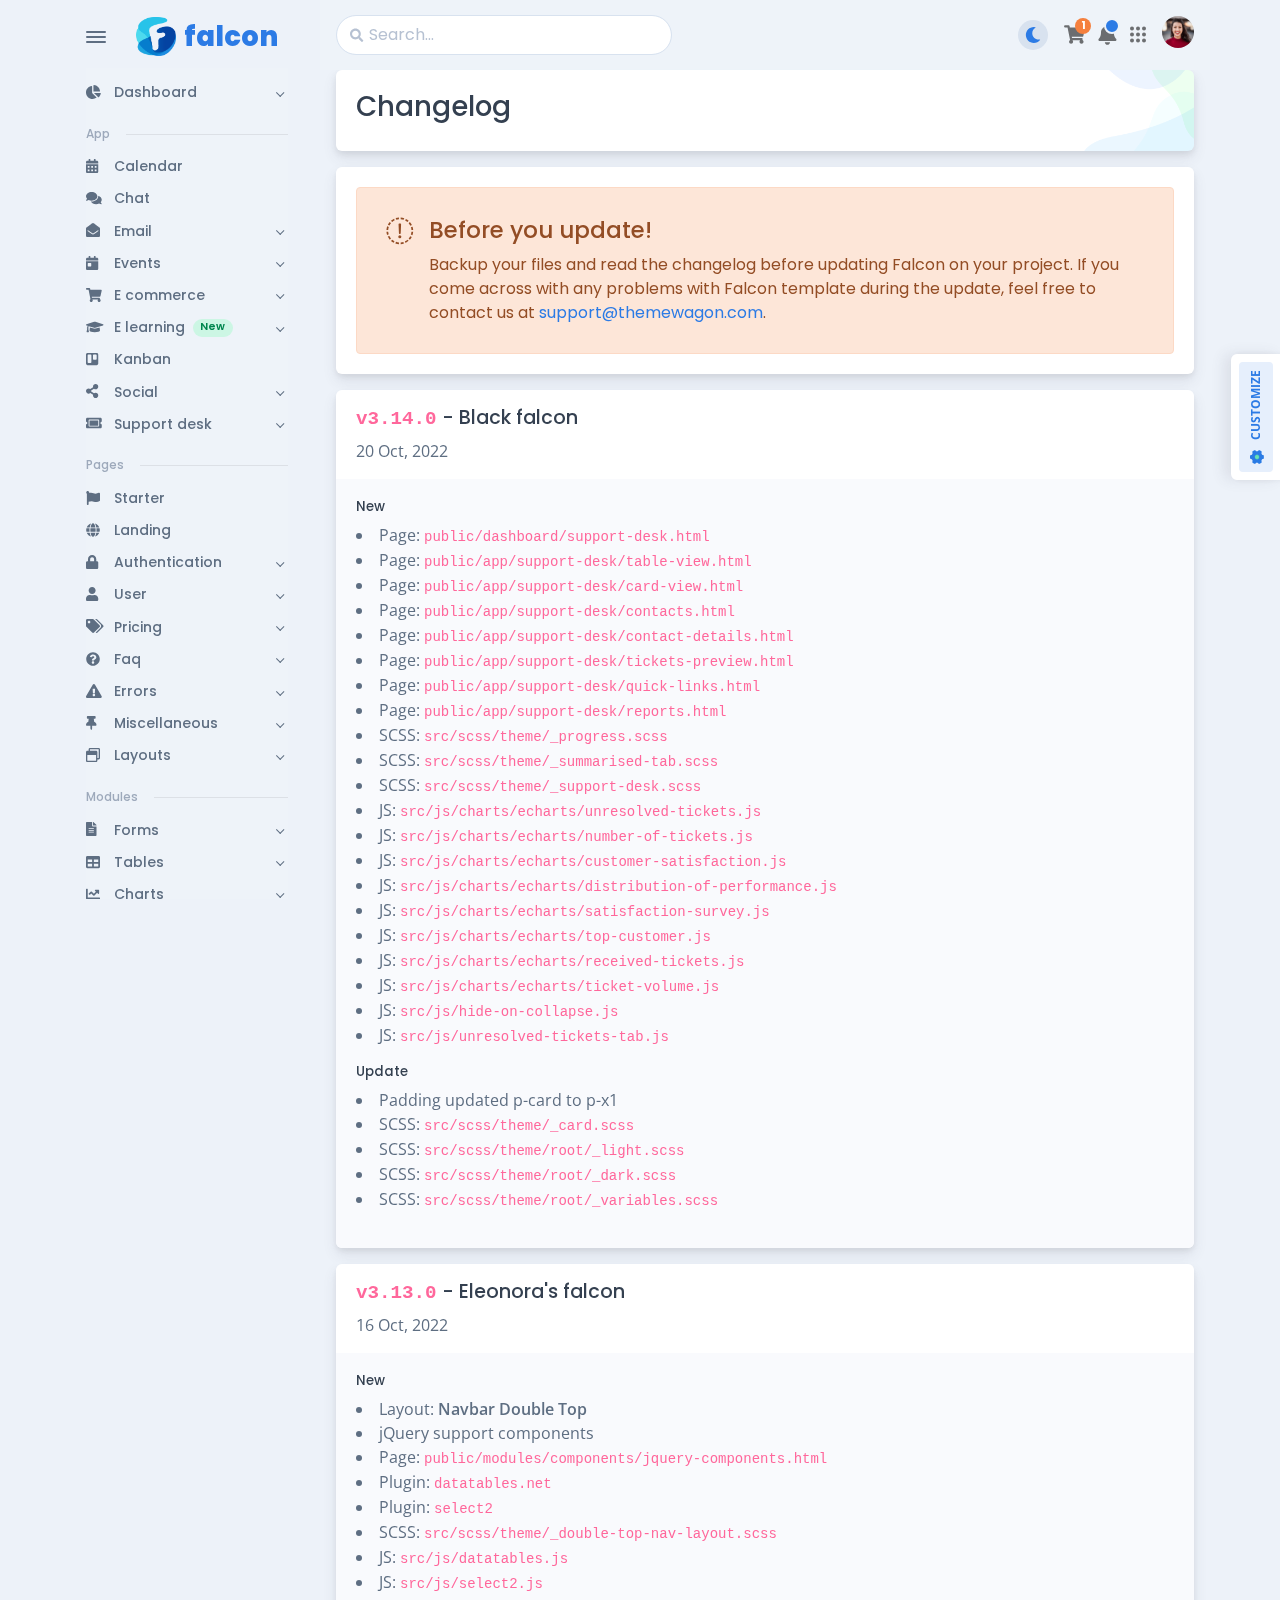
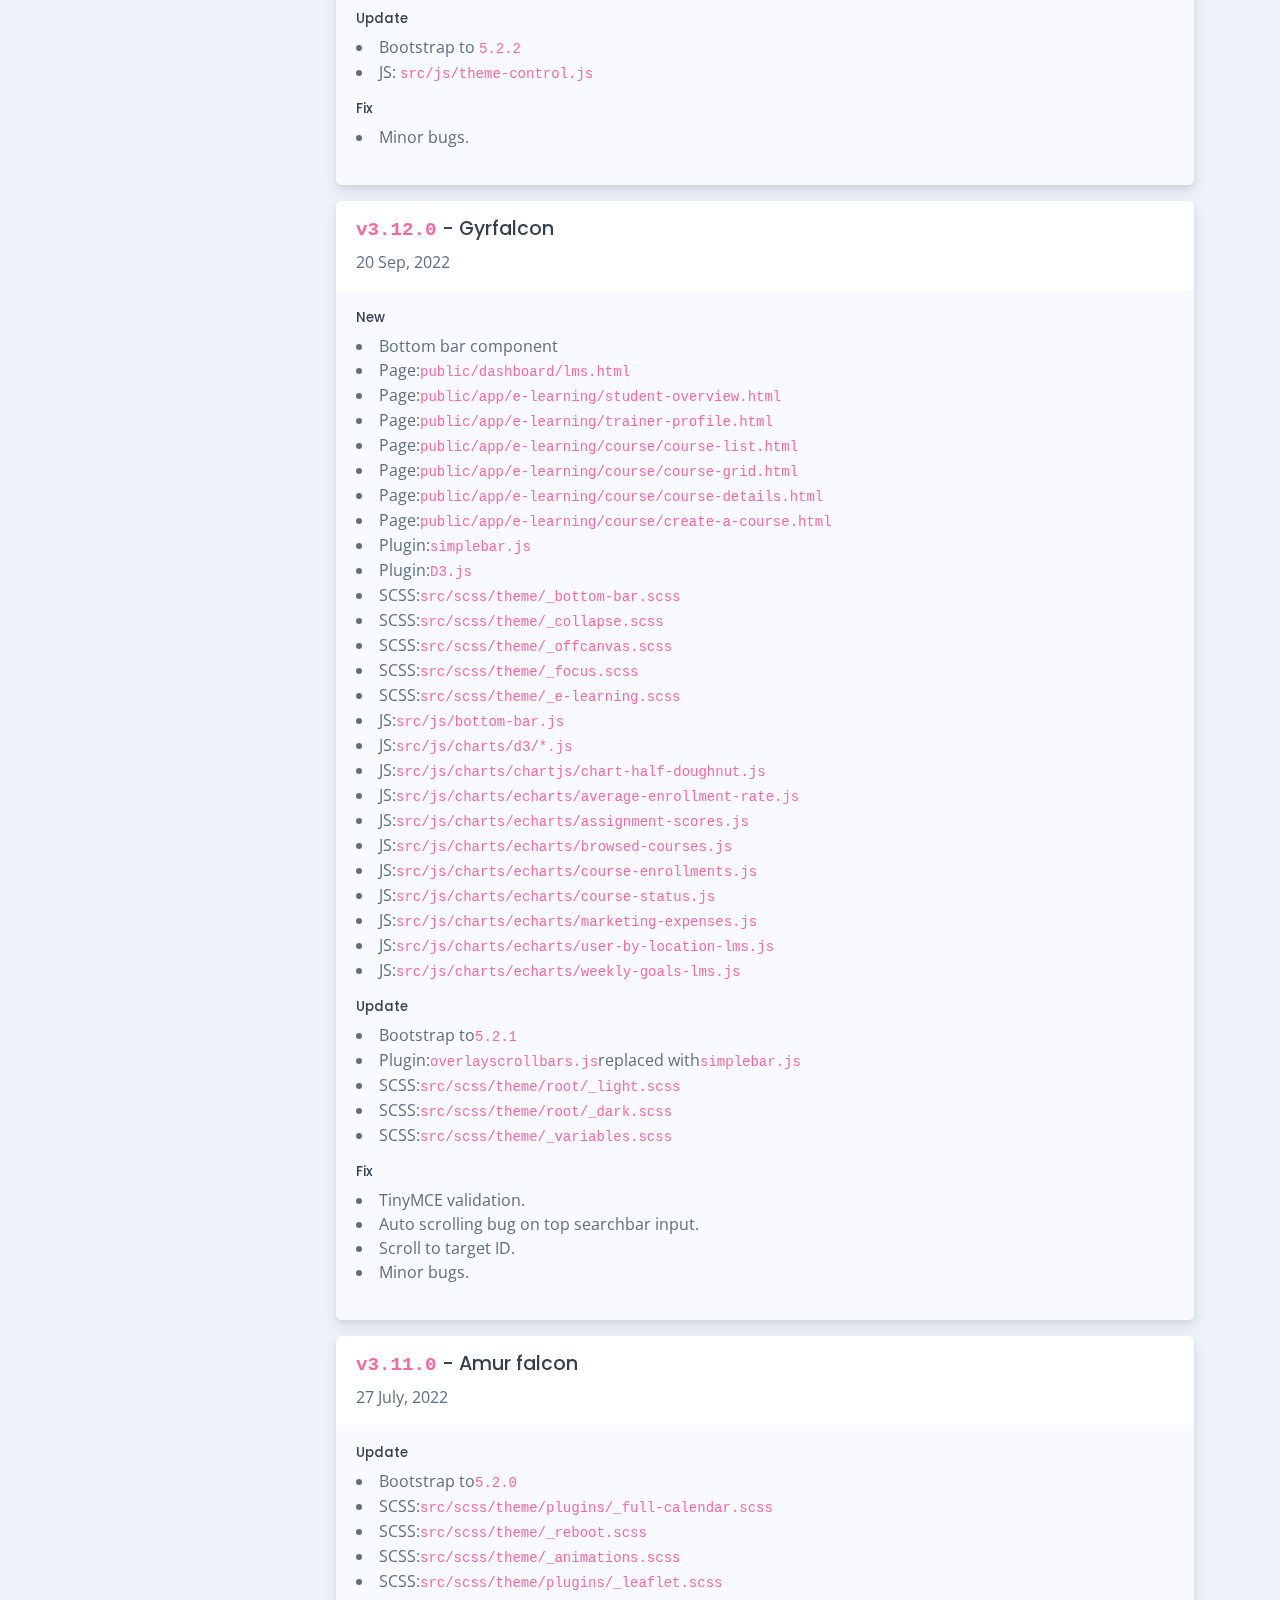
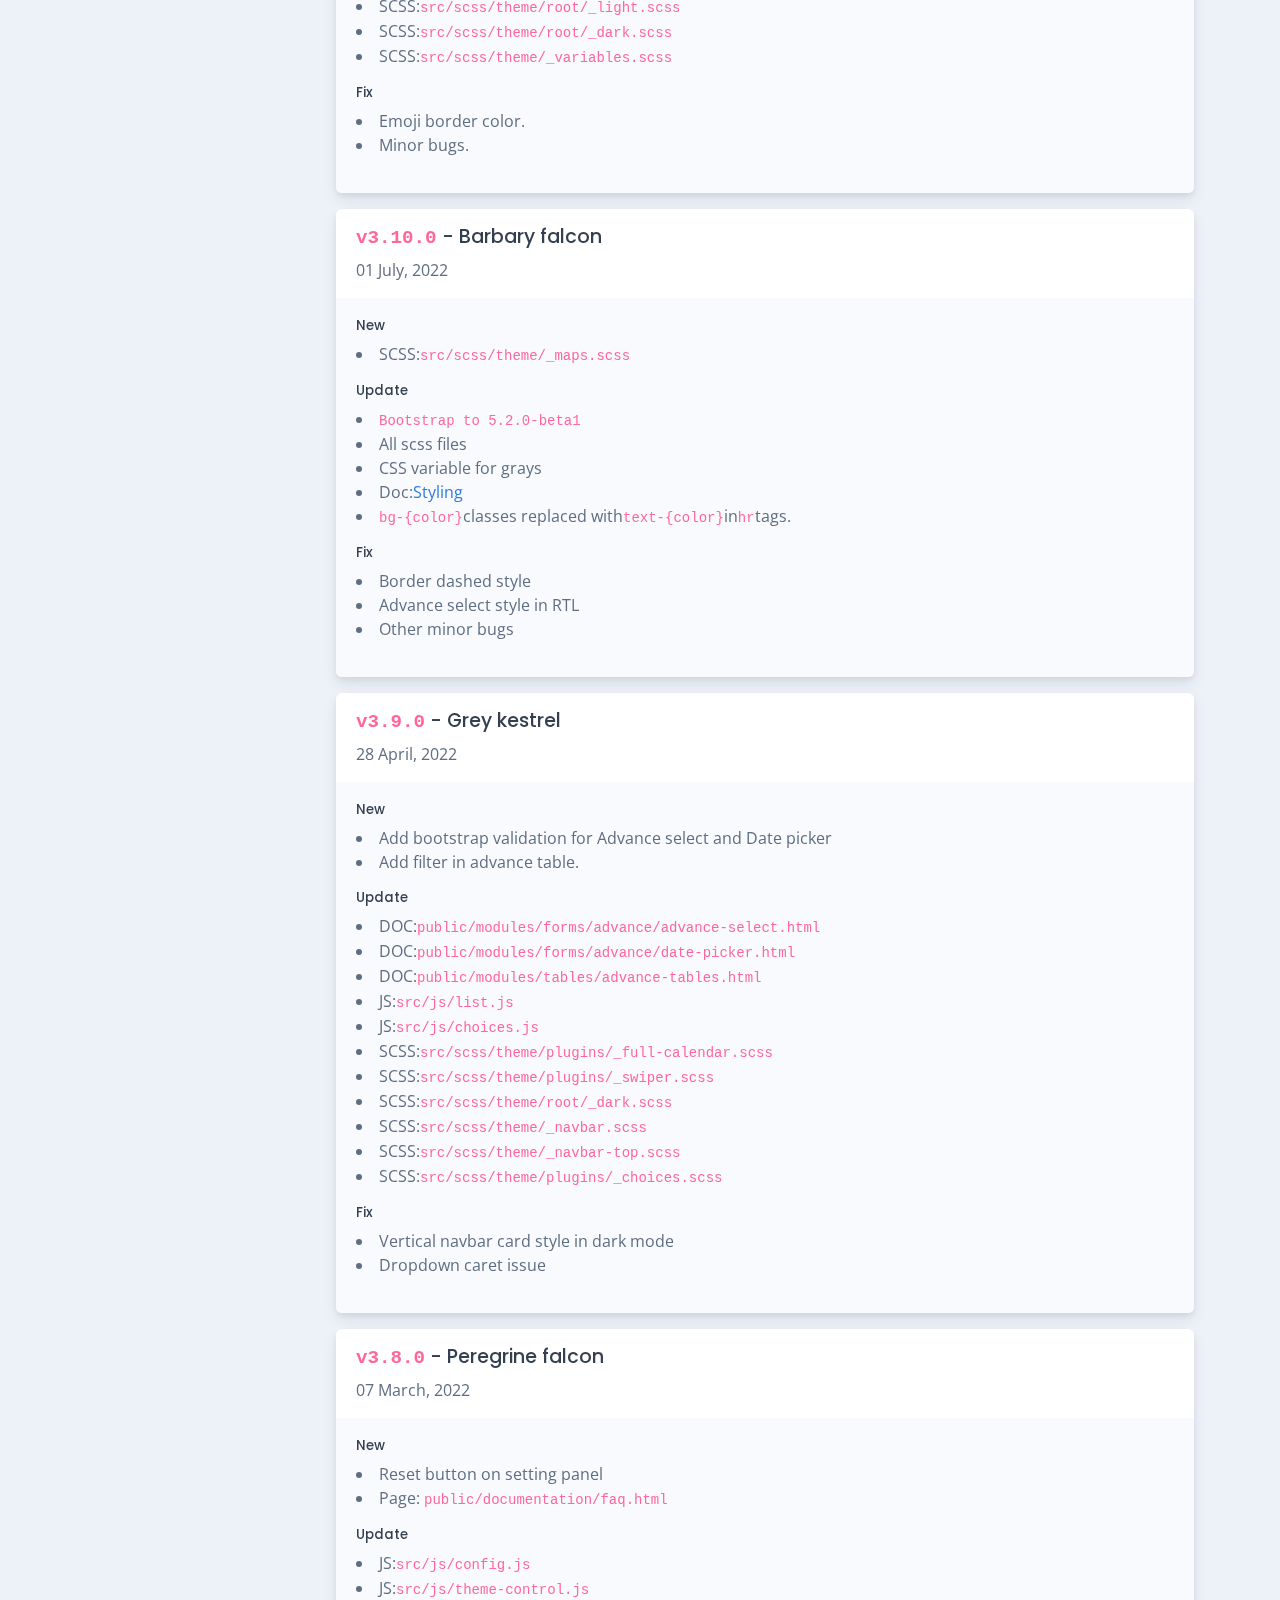
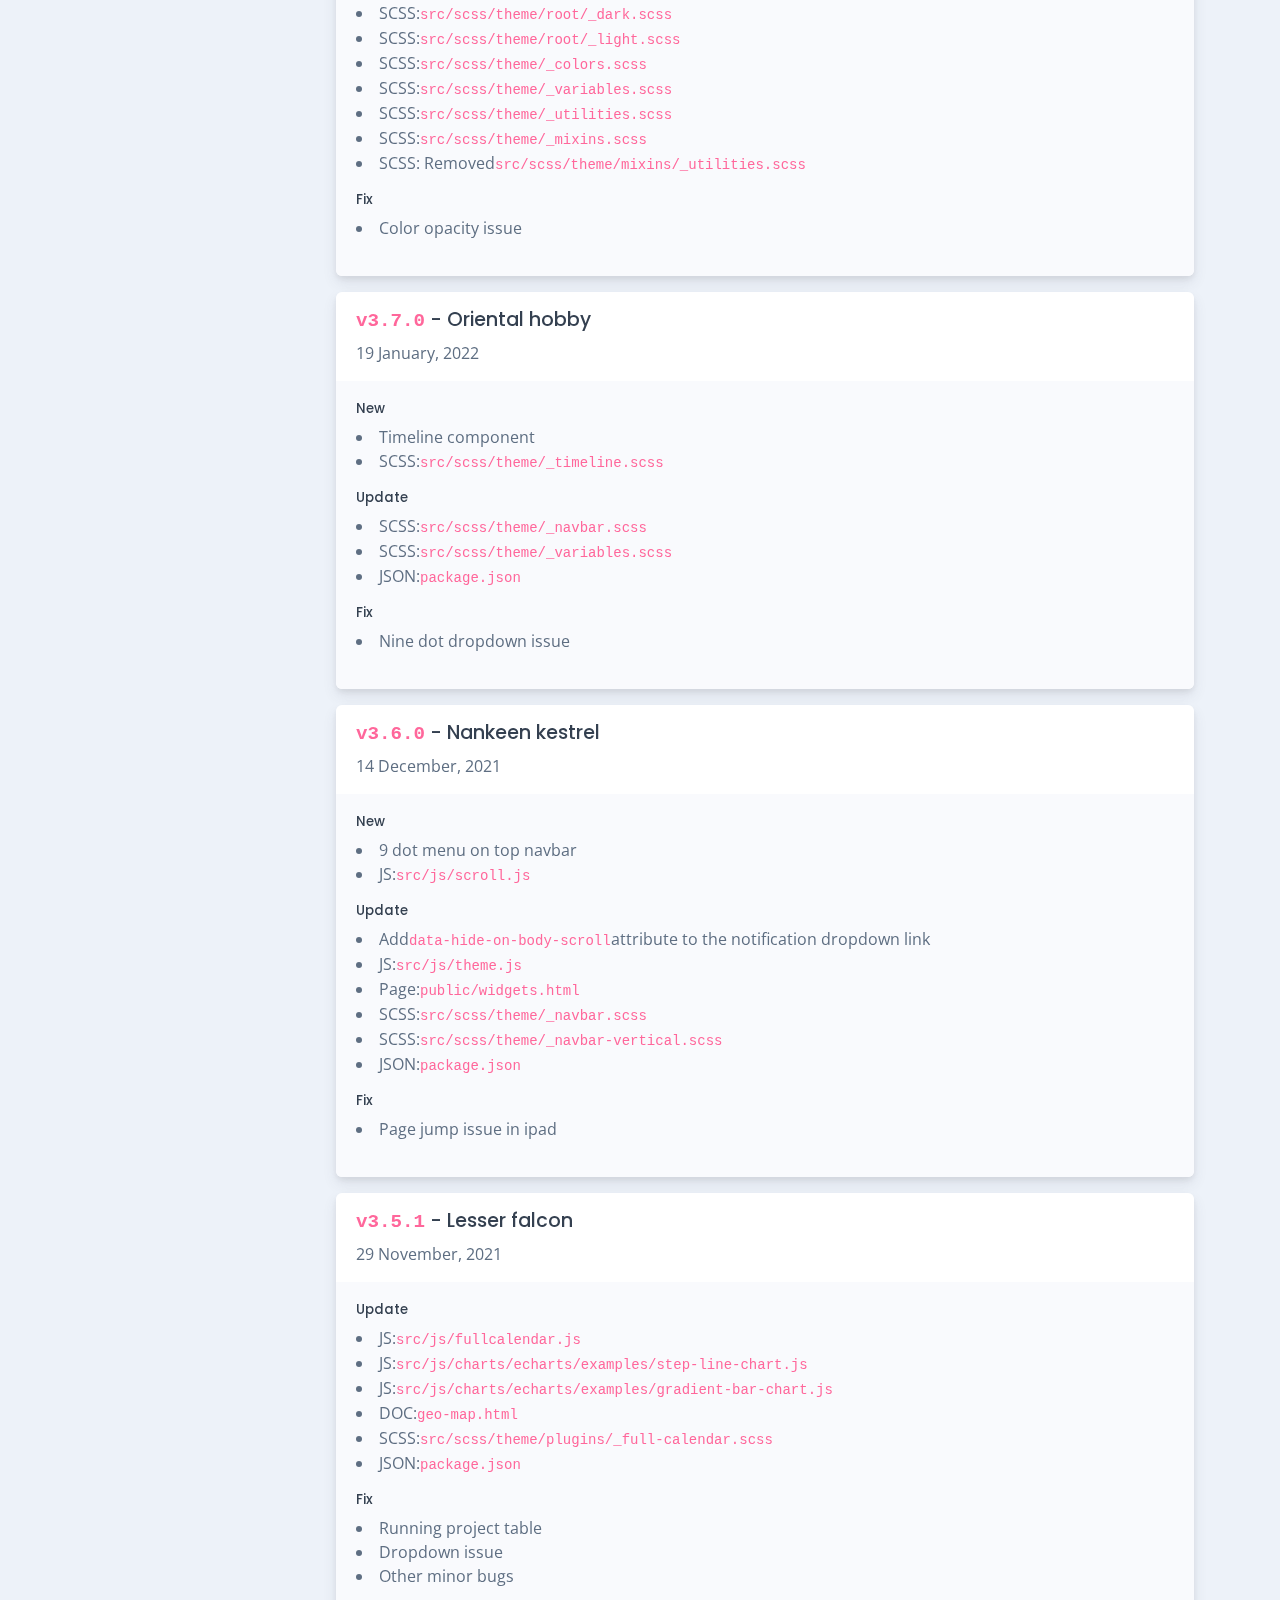
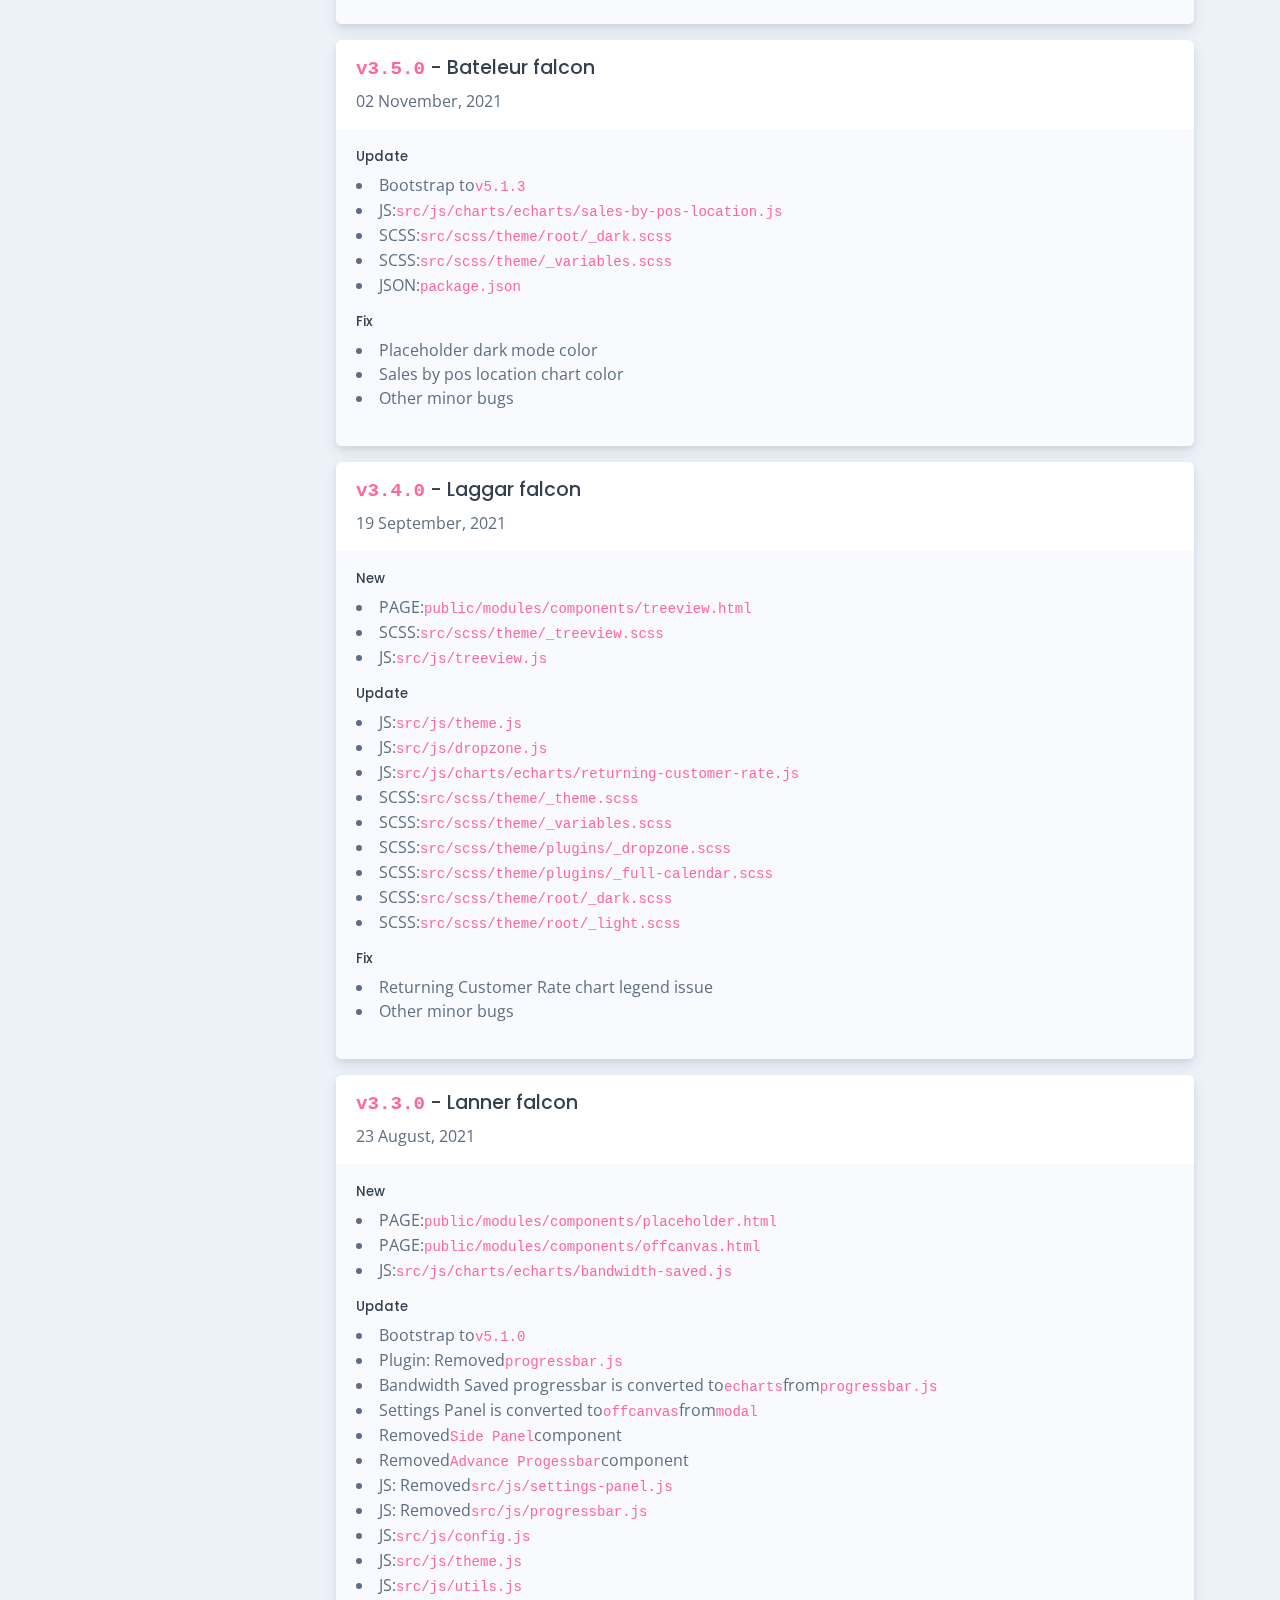
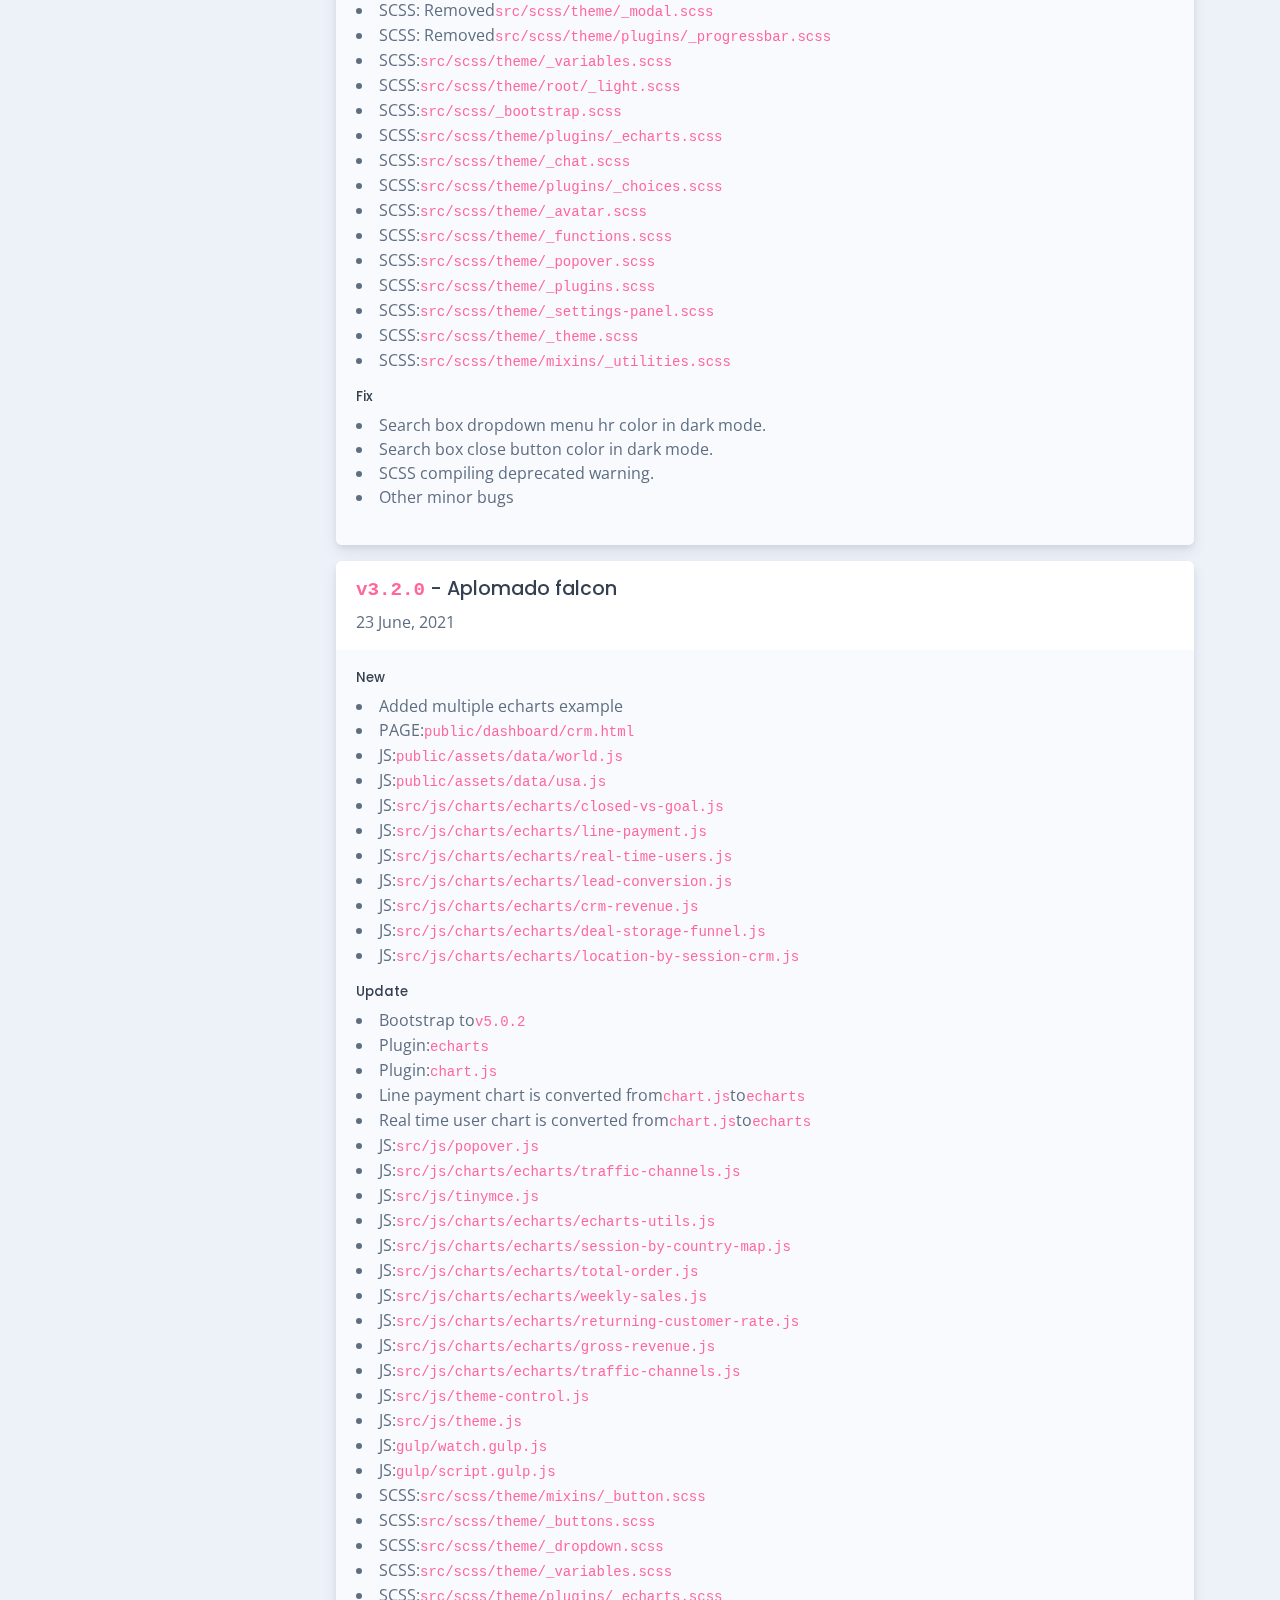
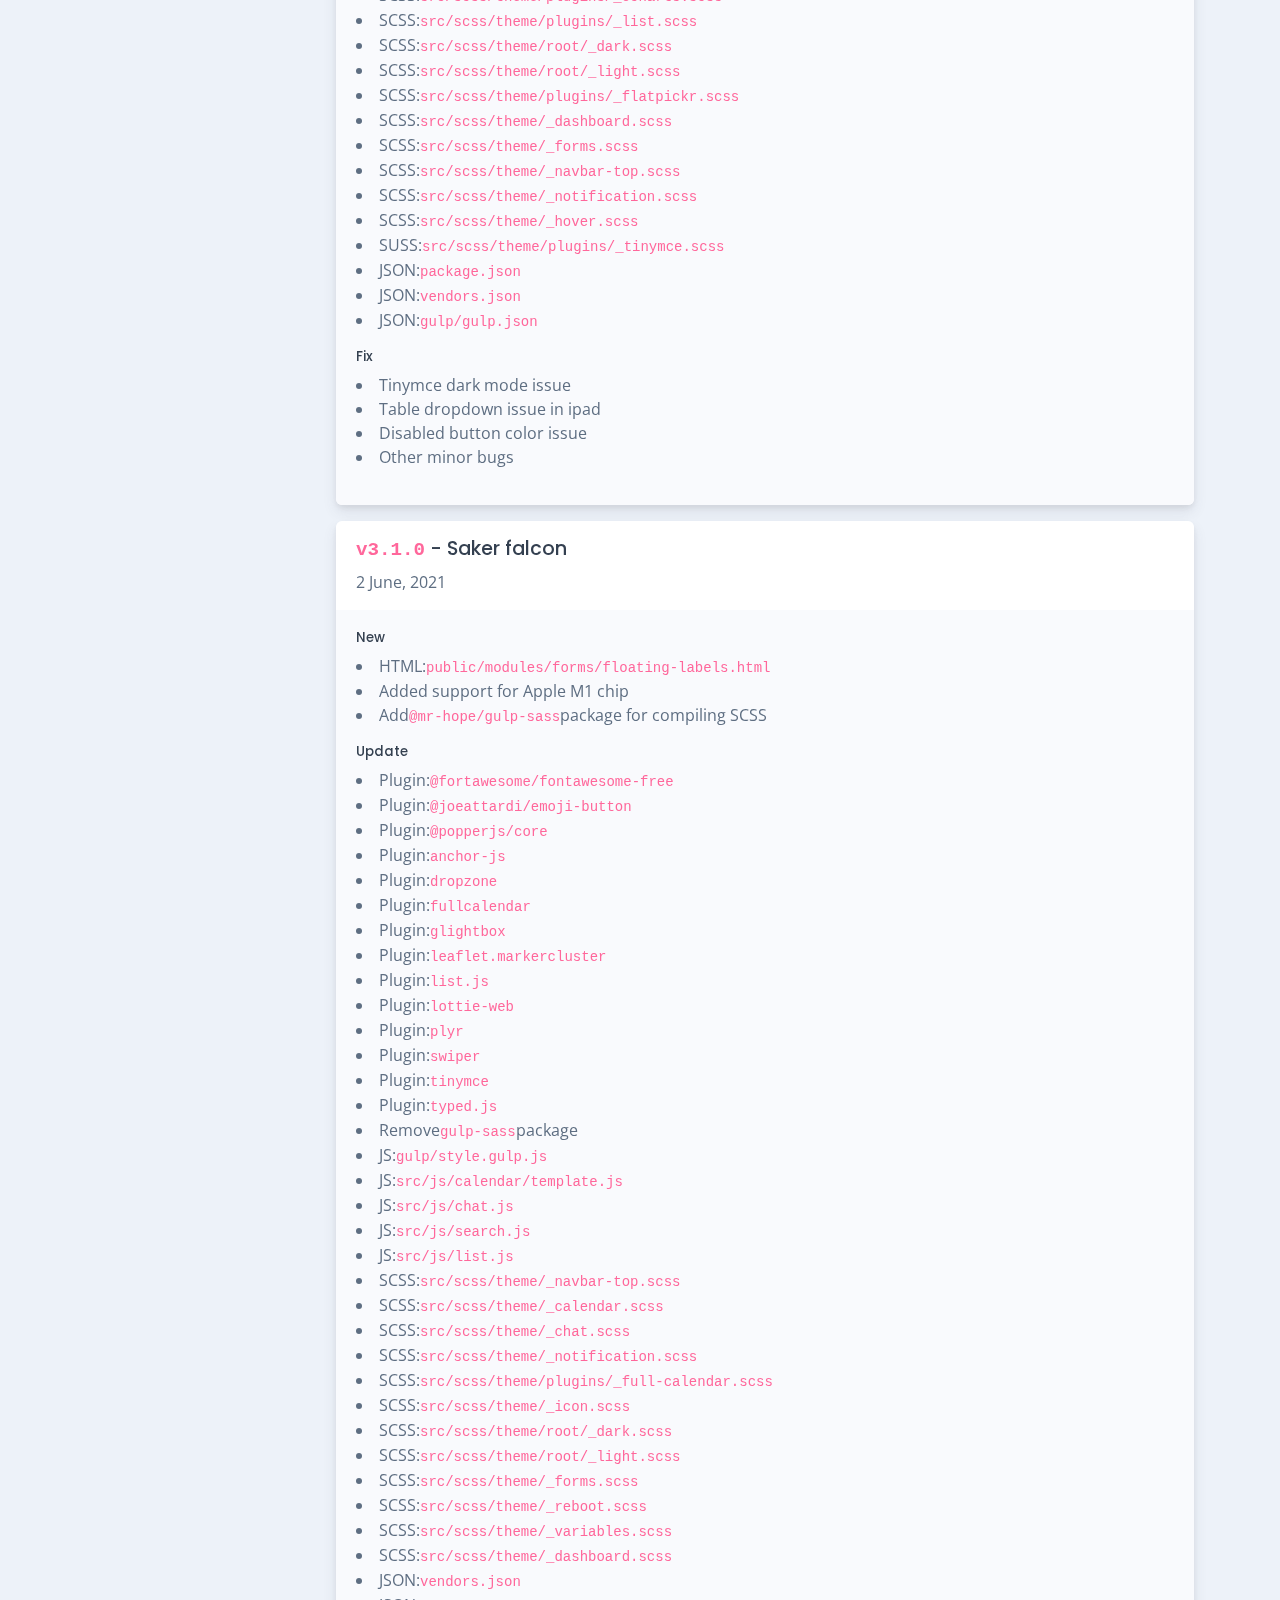
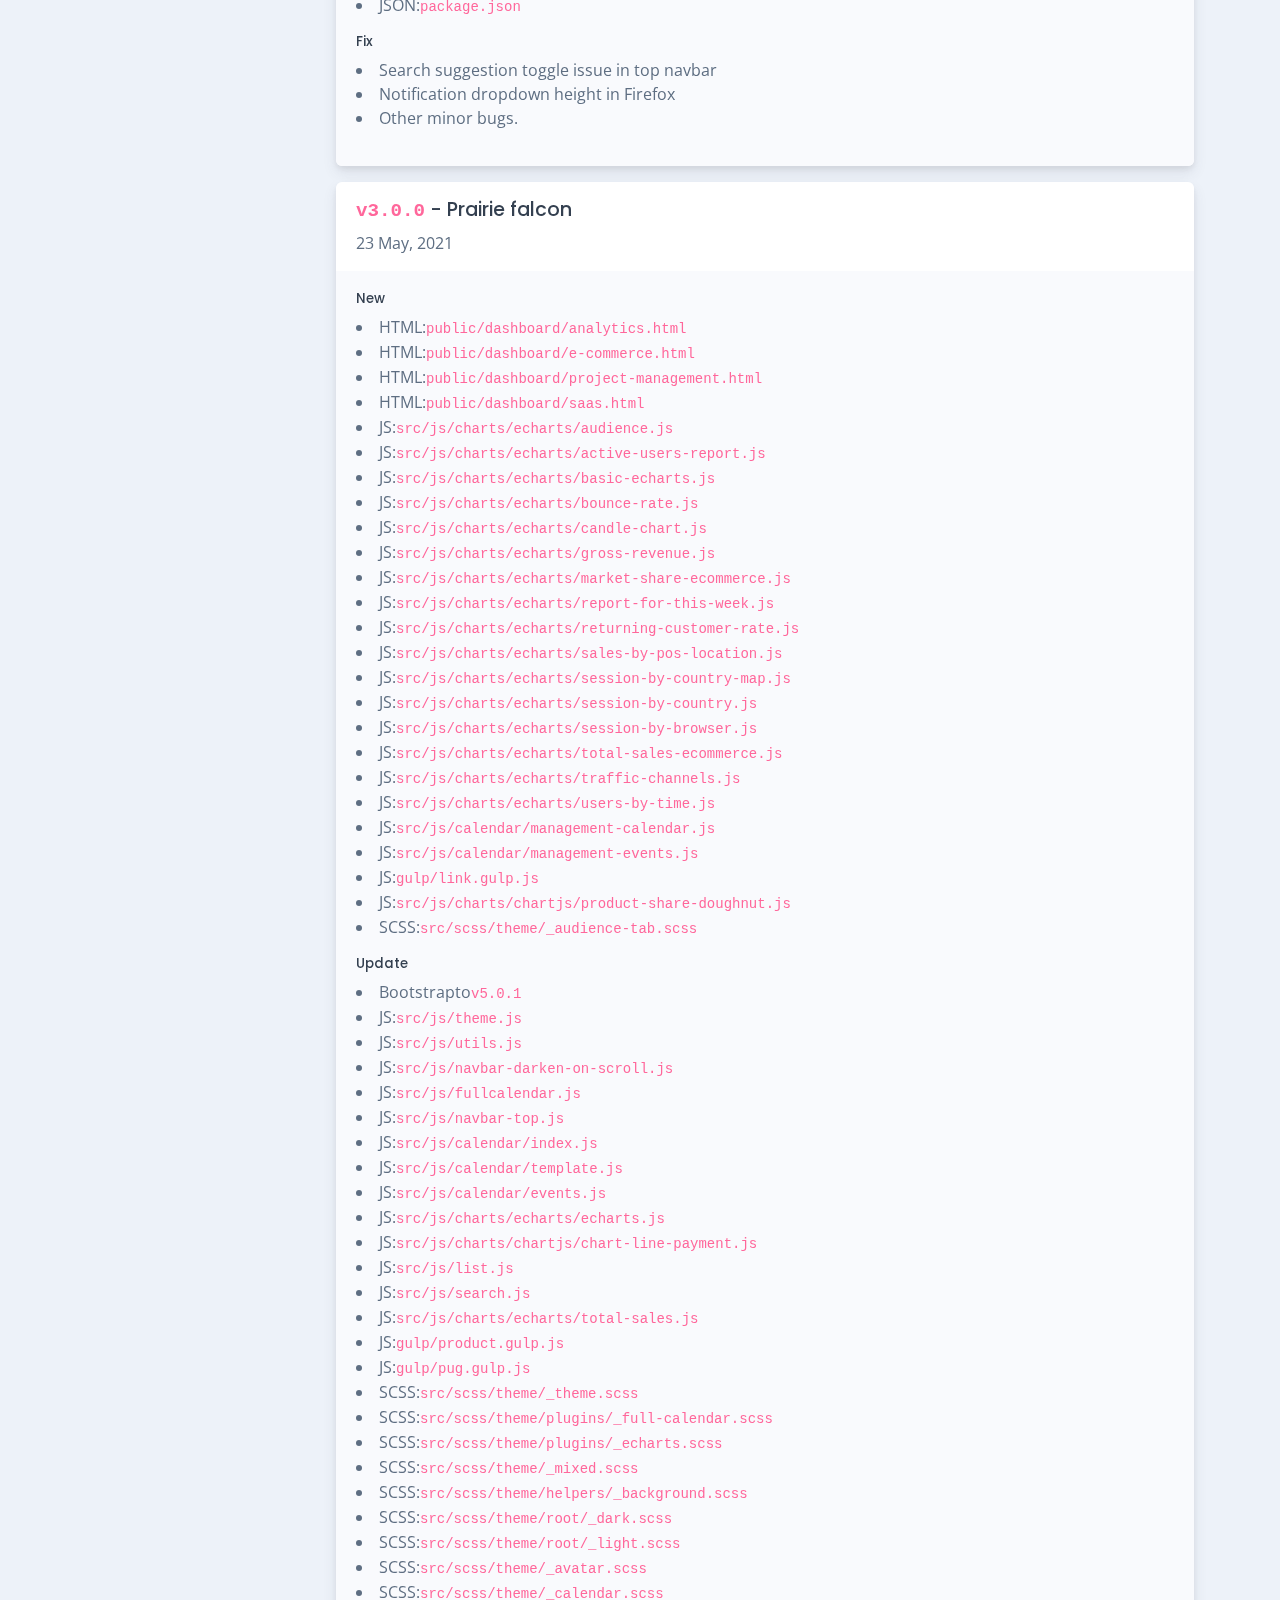
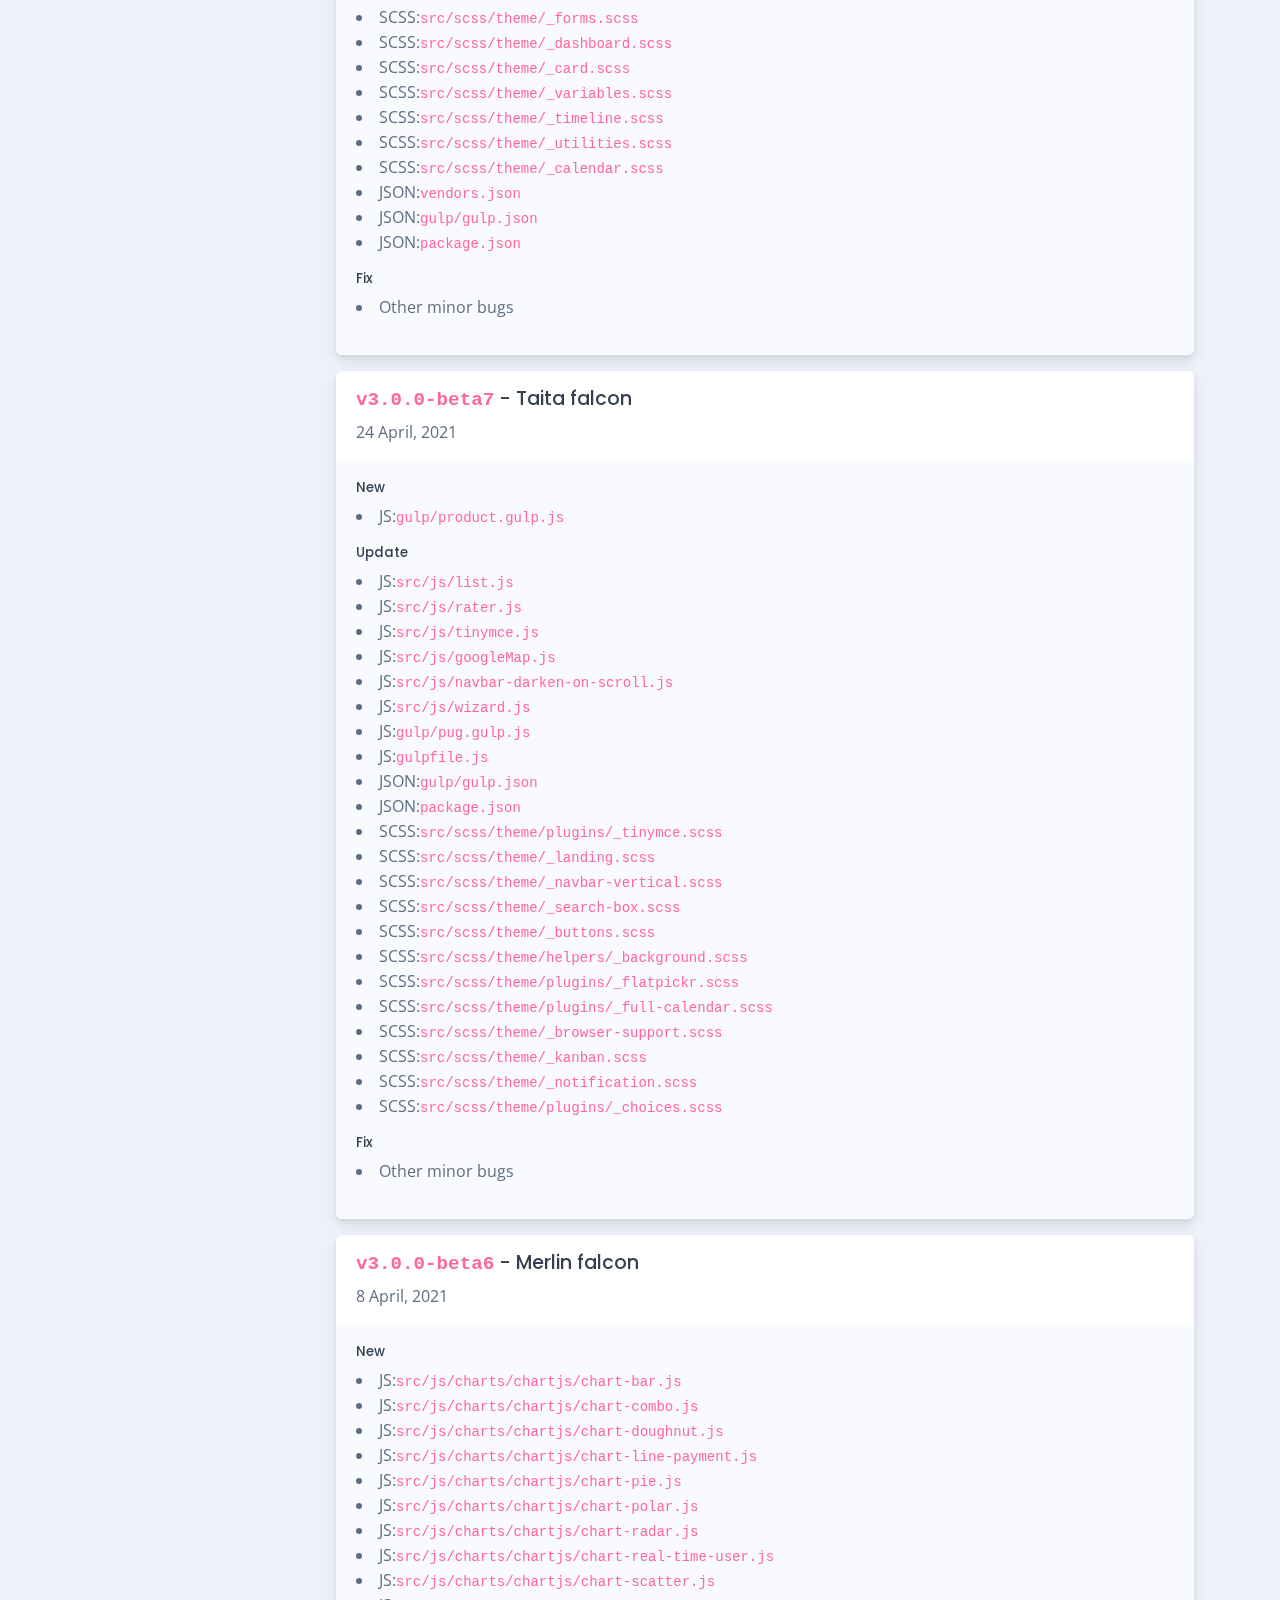
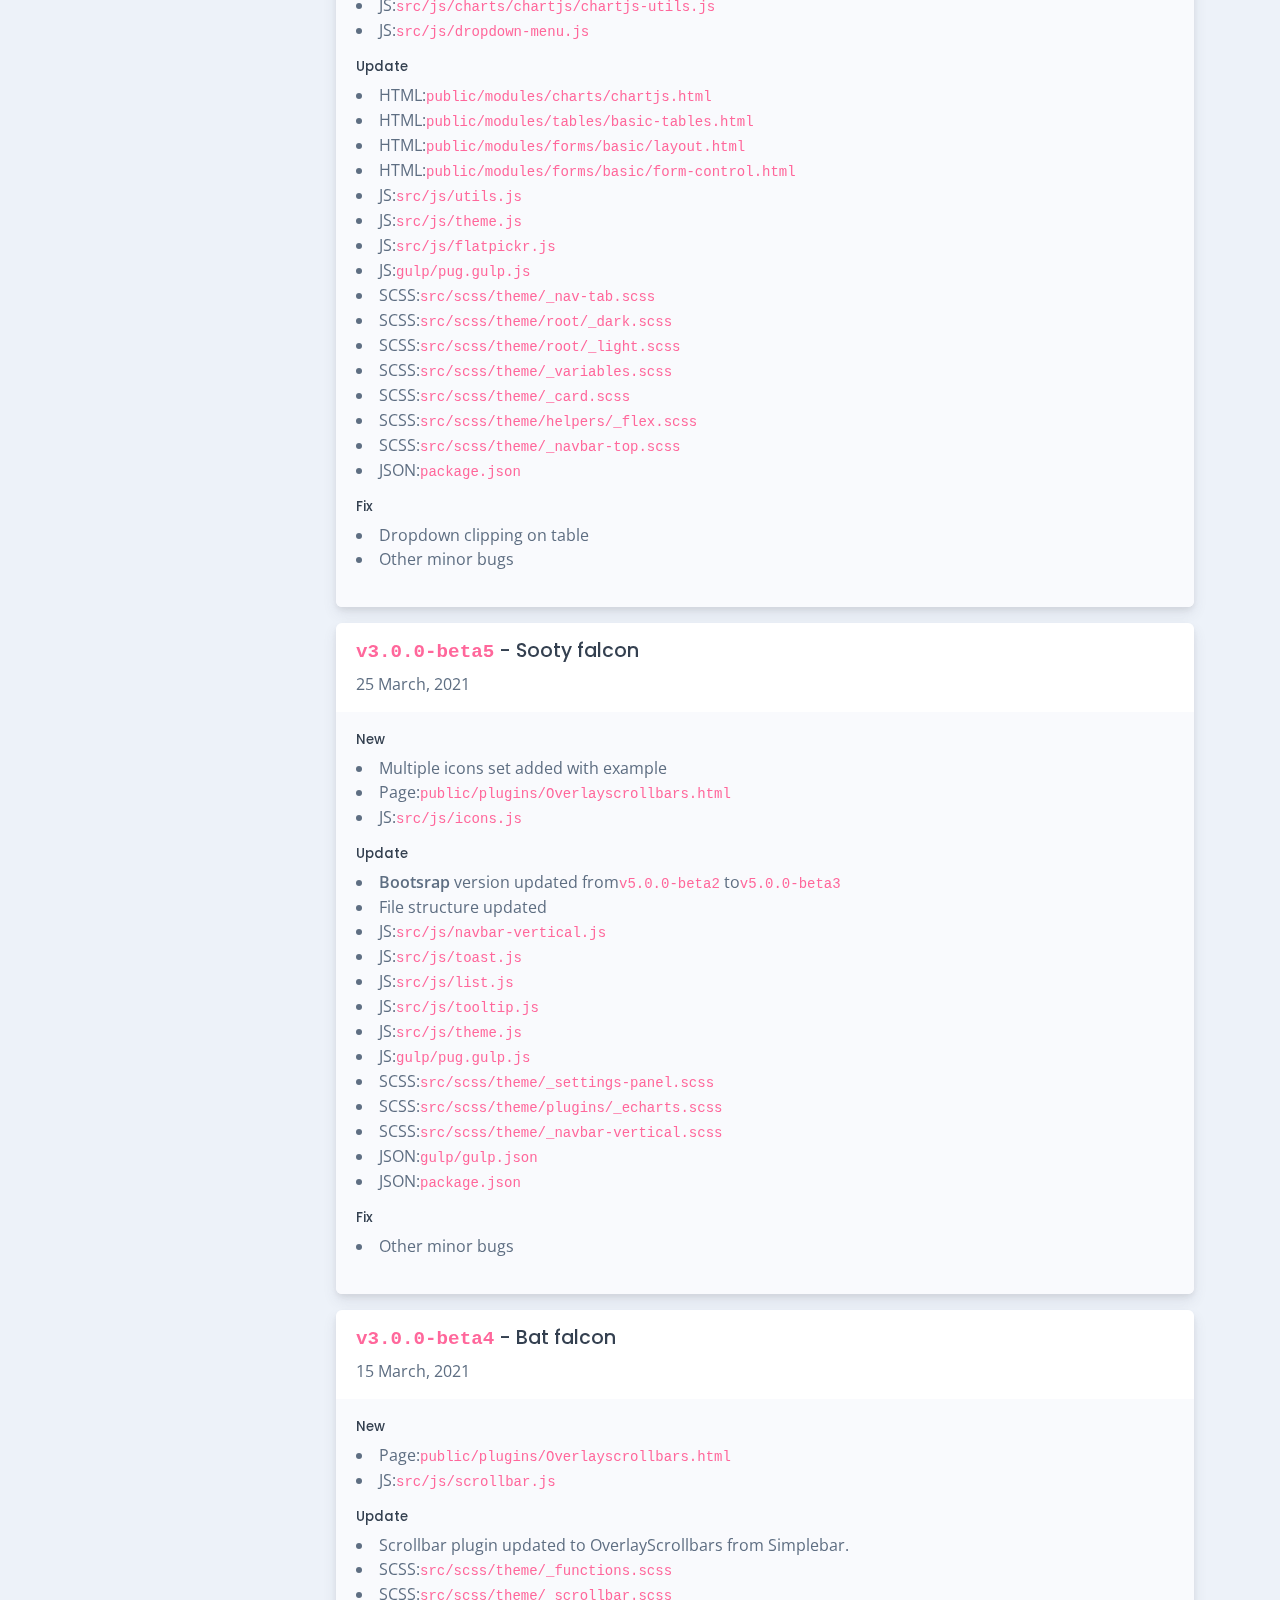
<file: changelog.html>
<!DOCTYPE html>
<html lang="en-US" dir="ltr">

  <head>
    <meta charset="utf-8">
    <meta http-equiv="X-UA-Compatible" content="IE=edge">
    <meta name="viewport" content="width=device-width, initial-scale=1">


    <!-- ===============================================-->
    <!--    Document Title-->
    <!-- ===============================================-->
    <title>Falcon | Dashboard &amp; Web App Template</title>


    <!-- ===============================================-->
    <!--    Favicons-->
    <!-- ===============================================-->
    <link rel="apple-touch-icon" sizes="180x180" href="assets/img/favicons/apple-touch-icon.png">
    <link rel="icon" type="image/png" sizes="32x32" href="assets/img/favicons/favicon-32x32.png">
    <link rel="icon" type="image/png" sizes="16x16" href="assets/img/favicons/favicon-16x16.png">
    <link rel="shortcut icon" type="image/x-icon" href="assets/img/favicons/favicon.ico">
    <link rel="manifest" href="assets/img/favicons/manifest.json">
    <meta name="msapplication-TileImage" content="assets/img/favicons/mstile-150x150.png">
    <meta name="theme-color" content="#ffffff">
    <script src="assets/js/config.js"></script>
    <script src="vendors/simplebar/simplebar.min.js"></script>


    <!-- ===============================================-->
    <!--    Stylesheets-->
    <!-- ===============================================-->
    <link href="vendors/prism/prism-okaidia.css" rel="stylesheet">
    <link rel="preconnect" href="https://fonts.gstatic.com">
    <link href="https://fonts.googleapis.com/css?family=Open+Sans:300,400,500,600,700%7cPoppins:300,400,500,600,700,800,900&amp;display=swap" rel="stylesheet">
    <link href="vendors/simplebar/simplebar.min.css" rel="stylesheet">
    <link href="assets/css/theme-rtl.min.css" rel="stylesheet" id="style-rtl">
    <link href="assets/css/theme.min.css" rel="stylesheet" id="style-default">
    <link href="assets/css/user-rtl.min.css" rel="stylesheet" id="user-style-rtl">
    <link href="assets/css/user.min.css" rel="stylesheet" id="user-style-default">
    <script>
      var isRTL = JSON.parse(localStorage.getItem('isRTL'));
      if (isRTL) {
        var linkDefault = document.getElementById('style-default');
        var userLinkDefault = document.getElementById('user-style-default');
        linkDefault.setAttribute('disabled', true);
        userLinkDefault.setAttribute('disabled', true);
        document.querySelector('html').setAttribute('dir', 'rtl');
      } else {
        var linkRTL = document.getElementById('style-rtl');
        var userLinkRTL = document.getElementById('user-style-rtl');
        linkRTL.setAttribute('disabled', true);
        userLinkRTL.setAttribute('disabled', true);
      }
    </script>
  </head>


  <body>

    <!-- ===============================================-->
    <!--    Main Content-->
    <!-- ===============================================-->
    <main class="main" id="top">
      <div class="container" data-layout="container">
        <script>
          var isFluid = JSON.parse(localStorage.getItem('isFluid'));
          if (isFluid) {
            var container = document.querySelector('[data-layout]');
            container.classList.remove('container');
            container.classList.add('container-fluid');
          }
        </script>
        <nav class="navbar navbar-light navbar-vertical navbar-expand-xl">
          <script>
            var navbarStyle = localStorage.getItem("navbarStyle");
            if (navbarStyle && navbarStyle !== 'transparent') {
              document.querySelector('.navbar-vertical').classList.add(`navbar-${navbarStyle}`);
            }
          </script>
          <div class="d-flex align-items-center">
            <div class="toggle-icon-wrapper">

              <button class="btn navbar-toggler-humburger-icon navbar-vertical-toggle" data-bs-toggle="tooltip" data-bs-placement="left" title="Toggle Navigation"><span class="navbar-toggle-icon"><span class="toggle-line"></span></span></button>

            </div><a class="navbar-brand" href="index.html">
              <div class="d-flex align-items-center py-3"><img class="me-2" src="assets/img/icons/spot-illustrations/falcon.png" alt="" width="40" /><span class="font-sans-serif">falcon</span>
              </div>
            </a>
          </div>
          <div class="collapse navbar-collapse" id="navbarVerticalCollapse">
            <div class="navbar-vertical-content scrollbar">
              <ul class="navbar-nav flex-column mb-3" id="navbarVerticalNav">
                <li class="nav-item">
                  <!-- parent pages--><a class="nav-link dropdown-indicator" href="#dashboard" role="button" data-bs-toggle="collapse" aria-expanded="false" aria-controls="dashboard">
                    <div class="d-flex align-items-center"><span class="nav-link-icon"><span class="fas fa-chart-pie"></span></span><span class="nav-link-text ps-1">Dashboard</span>
                    </div>
                  </a>
                  <ul class="nav collapse" id="dashboard">
                    <li class="nav-item"><a class="nav-link" href="index.html">
                        <div class="d-flex align-items-center"><span class="nav-link-text ps-1">Default</span>
                        </div>
                      </a>
                      <!-- more inner pages-->
                    </li>
                    <li class="nav-item"><a class="nav-link" href="dashboard/analytics.html">
                        <div class="d-flex align-items-center"><span class="nav-link-text ps-1">Analytics</span>
                        </div>
                      </a>
                      <!-- more inner pages-->
                    </li>
                    <li class="nav-item"><a class="nav-link" href="dashboard/crm.html">
                        <div class="d-flex align-items-center"><span class="nav-link-text ps-1">CRM</span>
                        </div>
                      </a>
                      <!-- more inner pages-->
                    </li>
                    <li class="nav-item"><a class="nav-link" href="dashboard/e-commerce.html">
                        <div class="d-flex align-items-center"><span class="nav-link-text ps-1">E commerce</span>
                        </div>
                      </a>
                      <!-- more inner pages-->
                    </li>
                    <li class="nav-item"><a class="nav-link" href="dashboard/lms.html">
                        <div class="d-flex align-items-center"><span class="nav-link-text ps-1">LMS</span><span class="badge rounded-pill ms-2 badge-soft-success">New</span>
                        </div>
                      </a>
                      <!-- more inner pages-->
                    </li>
                    <li class="nav-item"><a class="nav-link" href="dashboard/project-management.html">
                        <div class="d-flex align-items-center"><span class="nav-link-text ps-1">Management</span>
                        </div>
                      </a>
                      <!-- more inner pages-->
                    </li>
                    <li class="nav-item"><a class="nav-link" href="dashboard/saas.html">
                        <div class="d-flex align-items-center"><span class="nav-link-text ps-1">SaaS</span>
                        </div>
                      </a>
                      <!-- more inner pages-->
                    </li>
                    <li class="nav-item"><a class="nav-link" href="dashboard/support-desk.html">
                        <div class="d-flex align-items-center"><span class="nav-link-text ps-1">Support desk</span><span class="badge rounded-pill ms-2 badge-soft-success">New</span>
                        </div>
                      </a>
                      <!-- more inner pages-->
                    </li>
                  </ul>
                </li>
                <li class="nav-item">
                  <!-- label-->
                  <div class="row navbar-vertical-label-wrapper mt-3 mb-2">
                    <div class="col-auto navbar-vertical-label">App
                    </div>
                    <div class="col ps-0">
                      <hr class="mb-0 navbar-vertical-divider" />
                    </div>
                  </div>
                  <!-- parent pages--><a class="nav-link" href="app/calendar.html" role="button">
                    <div class="d-flex align-items-center"><span class="nav-link-icon"><span class="fas fa-calendar-alt"></span></span><span class="nav-link-text ps-1">Calendar</span>
                    </div>
                  </a>
                  <!-- parent pages--><a class="nav-link" href="app/chat.html" role="button">
                    <div class="d-flex align-items-center"><span class="nav-link-icon"><span class="fas fa-comments"></span></span><span class="nav-link-text ps-1">Chat</span>
                    </div>
                  </a>
                  <!-- parent pages--><a class="nav-link dropdown-indicator" href="#email" role="button" data-bs-toggle="collapse" aria-expanded="false" aria-controls="email">
                    <div class="d-flex align-items-center"><span class="nav-link-icon"><span class="fas fa-envelope-open"></span></span><span class="nav-link-text ps-1">Email</span>
                    </div>
                  </a>
                  <ul class="nav collapse" id="email">
                    <li class="nav-item"><a class="nav-link" href="app/email/inbox.html">
                        <div class="d-flex align-items-center"><span class="nav-link-text ps-1">Inbox</span>
                        </div>
                      </a>
                      <!-- more inner pages-->
                    </li>
                    <li class="nav-item"><a class="nav-link" href="app/email/email-detail.html">
                        <div class="d-flex align-items-center"><span class="nav-link-text ps-1">Email detail</span>
                        </div>
                      </a>
                      <!-- more inner pages-->
                    </li>
                    <li class="nav-item"><a class="nav-link" href="app/email/compose.html">
                        <div class="d-flex align-items-center"><span class="nav-link-text ps-1">Compose</span>
                        </div>
                      </a>
                      <!-- more inner pages-->
                    </li>
                  </ul>
                  <!-- parent pages--><a class="nav-link dropdown-indicator" href="#events" role="button" data-bs-toggle="collapse" aria-expanded="false" aria-controls="events">
                    <div class="d-flex align-items-center"><span class="nav-link-icon"><span class="fas fa-calendar-day"></span></span><span class="nav-link-text ps-1">Events</span>
                    </div>
                  </a>
                  <ul class="nav collapse" id="events">
                    <li class="nav-item"><a class="nav-link" href="app/events/create-an-event.html">
                        <div class="d-flex align-items-center"><span class="nav-link-text ps-1">Create an event</span>
                        </div>
                      </a>
                      <!-- more inner pages-->
                    </li>
                    <li class="nav-item"><a class="nav-link" href="app/events/event-detail.html">
                        <div class="d-flex align-items-center"><span class="nav-link-text ps-1">Event detail</span>
                        </div>
                      </a>
                      <!-- more inner pages-->
                    </li>
                    <li class="nav-item"><a class="nav-link" href="app/events/event-list.html">
                        <div class="d-flex align-items-center"><span class="nav-link-text ps-1">Event list</span>
                        </div>
                      </a>
                      <!-- more inner pages-->
                    </li>
                  </ul>
                  <!-- parent pages--><a class="nav-link dropdown-indicator" href="#e-commerce" role="button" data-bs-toggle="collapse" aria-expanded="false" aria-controls="e-commerce">
                    <div class="d-flex align-items-center"><span class="nav-link-icon"><span class="fas fa-shopping-cart"></span></span><span class="nav-link-text ps-1">E commerce</span>
                    </div>
                  </a>
                  <ul class="nav collapse" id="e-commerce">
                    <li class="nav-item"><a class="nav-link dropdown-indicator" href="#product" data-bs-toggle="collapse" aria-expanded="false" aria-controls="e-commerce">
                        <div class="d-flex align-items-center"><span class="nav-link-text ps-1">Product</span>
                        </div>
                      </a>
                      <!-- more inner pages-->
                      <ul class="nav collapse" id="product">
                        <li class="nav-item"><a class="nav-link" href="app/e-commerce/product/product-list.html">
                            <div class="d-flex align-items-center"><span class="nav-link-text ps-1">Product list</span>
                            </div>
                          </a>
                          <!-- more inner pages-->
                        </li>
                        <li class="nav-item"><a class="nav-link" href="app/e-commerce/product/product-grid.html">
                            <div class="d-flex align-items-center"><span class="nav-link-text ps-1">Product grid</span>
                            </div>
                          </a>
                          <!-- more inner pages-->
                        </li>
                        <li class="nav-item"><a class="nav-link" href="app/e-commerce/product/product-details.html">
                            <div class="d-flex align-items-center"><span class="nav-link-text ps-1">Product details</span>
                            </div>
                          </a>
                          <!-- more inner pages-->
                        </li>
                      </ul>
                    </li>
                    <li class="nav-item"><a class="nav-link dropdown-indicator" href="#orders" data-bs-toggle="collapse" aria-expanded="false" aria-controls="e-commerce">
                        <div class="d-flex align-items-center"><span class="nav-link-text ps-1">Orders</span>
                        </div>
                      </a>
                      <!-- more inner pages-->
                      <ul class="nav collapse" id="orders">
                        <li class="nav-item"><a class="nav-link" href="app/e-commerce/orders/order-list.html">
                            <div class="d-flex align-items-center"><span class="nav-link-text ps-1">Order list</span>
                            </div>
                          </a>
                          <!-- more inner pages-->
                        </li>
                        <li class="nav-item"><a class="nav-link" href="app/e-commerce/orders/order-details.html">
                            <div class="d-flex align-items-center"><span class="nav-link-text ps-1">Order details</span>
                            </div>
                          </a>
                          <!-- more inner pages-->
                        </li>
                      </ul>
                    </li>
                    <li class="nav-item"><a class="nav-link" href="app/e-commerce/customers.html">
                        <div class="d-flex align-items-center"><span class="nav-link-text ps-1">Customers</span>
                        </div>
                      </a>
                      <!-- more inner pages-->
                    </li>
                    <li class="nav-item"><a class="nav-link" href="app/e-commerce/customer-details.html">
                        <div class="d-flex align-items-center"><span class="nav-link-text ps-1">Customer details</span>
                        </div>
                      </a>
                      <!-- more inner pages-->
                    </li>
                    <li class="nav-item"><a class="nav-link" href="app/e-commerce/shopping-cart.html">
                        <div class="d-flex align-items-center"><span class="nav-link-text ps-1">Shopping cart</span>
                        </div>
                      </a>
                      <!-- more inner pages-->
                    </li>
                    <li class="nav-item"><a class="nav-link" href="app/e-commerce/checkout.html">
                        <div class="d-flex align-items-center"><span class="nav-link-text ps-1">Checkout</span>
                        </div>
                      </a>
                      <!-- more inner pages-->
                    </li>
                    <li class="nav-item"><a class="nav-link" href="app/e-commerce/billing.html">
                        <div class="d-flex align-items-center"><span class="nav-link-text ps-1">Billing</span>
                        </div>
                      </a>
                      <!-- more inner pages-->
                    </li>
                    <li class="nav-item"><a class="nav-link" href="app/e-commerce/invoice.html">
                        <div class="d-flex align-items-center"><span class="nav-link-text ps-1">Invoice</span>
                        </div>
                      </a>
                      <!-- more inner pages-->
                    </li>
                  </ul>
                  <!-- parent pages--><a class="nav-link dropdown-indicator" href="#e-learning" role="button" data-bs-toggle="collapse" aria-expanded="false" aria-controls="e-learning">
                    <div class="d-flex align-items-center"><span class="nav-link-icon"><span class="fas fa-graduation-cap"></span></span><span class="nav-link-text ps-1">E learning</span><span class="badge rounded-pill ms-2 badge-soft-success">New</span>
                    </div>
                  </a>
                  <ul class="nav collapse" id="e-learning">
                    <li class="nav-item"><a class="nav-link dropdown-indicator" href="#course" data-bs-toggle="collapse" aria-expanded="false" aria-controls="e-learning">
                        <div class="d-flex align-items-center"><span class="nav-link-text ps-1">Course</span>
                        </div>
                      </a>
                      <!-- more inner pages-->
                      <ul class="nav collapse" id="course">
                        <li class="nav-item"><a class="nav-link" href="app/e-learning/course/course-list.html">
                            <div class="d-flex align-items-center"><span class="nav-link-text ps-1">Course list</span>
                            </div>
                          </a>
                          <!-- more inner pages-->
                        </li>
                        <li class="nav-item"><a class="nav-link" href="app/e-learning/course/course-grid.html">
                            <div class="d-flex align-items-center"><span class="nav-link-text ps-1">Course grid</span>
                            </div>
                          </a>
                          <!-- more inner pages-->
                        </li>
                        <li class="nav-item"><a class="nav-link" href="app/e-learning/course/course-details.html">
                            <div class="d-flex align-items-center"><span class="nav-link-text ps-1">Course details</span>
                            </div>
                          </a>
                          <!-- more inner pages-->
                        </li>
                        <li class="nav-item"><a class="nav-link" href="app/e-learning/course/create-a-course.html">
                            <div class="d-flex align-items-center"><span class="nav-link-text ps-1">Create a course</span>
                            </div>
                          </a>
                          <!-- more inner pages-->
                        </li>
                      </ul>
                    </li>
                    <li class="nav-item"><a class="nav-link" href="app/e-learning/student-overview.html">
                        <div class="d-flex align-items-center"><span class="nav-link-text ps-1">Student overview</span>
                        </div>
                      </a>
                      <!-- more inner pages-->
                    </li>
                    <li class="nav-item"><a class="nav-link" href="app/e-learning/trainer-profile.html">
                        <div class="d-flex align-items-center"><span class="nav-link-text ps-1">Trainer profile</span>
                        </div>
                      </a>
                      <!-- more inner pages-->
                    </li>
                  </ul>
                  <!-- parent pages--><a class="nav-link" href="app/kanban.html" role="button">
                    <div class="d-flex align-items-center"><span class="nav-link-icon"><span class="fab fa-trello"></span></span><span class="nav-link-text ps-1">Kanban</span>
                    </div>
                  </a>
                  <!-- parent pages--><a class="nav-link dropdown-indicator" href="#social" role="button" data-bs-toggle="collapse" aria-expanded="false" aria-controls="social">
                    <div class="d-flex align-items-center"><span class="nav-link-icon"><span class="fas fa-share-alt"></span></span><span class="nav-link-text ps-1">Social</span>
                    </div>
                  </a>
                  <ul class="nav collapse" id="social">
                    <li class="nav-item"><a class="nav-link" href="app/social/feed.html">
                        <div class="d-flex align-items-center"><span class="nav-link-text ps-1">Feed</span>
                        </div>
                      </a>
                      <!-- more inner pages-->
                    </li>
                    <li class="nav-item"><a class="nav-link" href="app/social/activity-log.html">
                        <div class="d-flex align-items-center"><span class="nav-link-text ps-1">Activity log</span>
                        </div>
                      </a>
                      <!-- more inner pages-->
                    </li>
                    <li class="nav-item"><a class="nav-link" href="app/social/notifications.html">
                        <div class="d-flex align-items-center"><span class="nav-link-text ps-1">Notifications</span>
                        </div>
                      </a>
                      <!-- more inner pages-->
                    </li>
                    <li class="nav-item"><a class="nav-link" href="app/social/followers.html">
                        <div class="d-flex align-items-center"><span class="nav-link-text ps-1">Followers</span>
                        </div>
                      </a>
                      <!-- more inner pages-->
                    </li>
                  </ul>
                  <!-- parent pages--><a class="nav-link dropdown-indicator" href="#support-desk" role="button" data-bs-toggle="collapse" aria-expanded="false" aria-controls="support-desk">
                    <div class="d-flex align-items-center"><span class="nav-link-icon"><span class="fas fa-ticket-alt"></span></span><span class="nav-link-text ps-1">Support desk</span>
                    </div>
                  </a>
                  <ul class="nav collapse" id="support-desk">
                    <li class="nav-item"><a class="nav-link" href="app/support-desk/table-view.html">
                        <div class="d-flex align-items-center"><span class="nav-link-text ps-1">Table view</span>
                        </div>
                      </a>
                      <!-- more inner pages-->
                    </li>
                    <li class="nav-item"><a class="nav-link" href="app/support-desk/card-view.html">
                        <div class="d-flex align-items-center"><span class="nav-link-text ps-1">Card view</span>
                        </div>
                      </a>
                      <!-- more inner pages-->
                    </li>
                    <li class="nav-item"><a class="nav-link" href="app/support-desk/contacts.html">
                        <div class="d-flex align-items-center"><span class="nav-link-text ps-1">Contacts</span>
                        </div>
                      </a>
                      <!-- more inner pages-->
                    </li>
                    <li class="nav-item"><a class="nav-link" href="app/support-desk/contact-details.html">
                        <div class="d-flex align-items-center"><span class="nav-link-text ps-1">Contact details</span>
                        </div>
                      </a>
                      <!-- more inner pages-->
                    </li>
                    <li class="nav-item"><a class="nav-link" href="app/support-desk/tickets-preview.html">
                        <div class="d-flex align-items-center"><span class="nav-link-text ps-1">Tickets preview</span>
                        </div>
                      </a>
                      <!-- more inner pages-->
                    </li>
                    <li class="nav-item"><a class="nav-link" href="app/support-desk/quick-links.html">
                        <div class="d-flex align-items-center"><span class="nav-link-text ps-1">Quick links</span>
                        </div>
                      </a>
                      <!-- more inner pages-->
                    </li>
                    <li class="nav-item"><a class="nav-link" href="app/support-desk/reports.html">
                        <div class="d-flex align-items-center"><span class="nav-link-text ps-1">Reports</span>
                        </div>
                      </a>
                      <!-- more inner pages-->
                    </li>
                  </ul>
                </li>
                <li class="nav-item">
                  <!-- label-->
                  <div class="row navbar-vertical-label-wrapper mt-3 mb-2">
                    <div class="col-auto navbar-vertical-label">Pages
                    </div>
                    <div class="col ps-0">
                      <hr class="mb-0 navbar-vertical-divider" />
                    </div>
                  </div>
                  <!-- parent pages--><a class="nav-link" href="pages/starter.html" role="button">
                    <div class="d-flex align-items-center"><span class="nav-link-icon"><span class="fas fa-flag"></span></span><span class="nav-link-text ps-1">Starter</span>
                    </div>
                  </a>
                  <!-- parent pages--><a class="nav-link" href="pages/landing.html" role="button">
                    <div class="d-flex align-items-center"><span class="nav-link-icon"><span class="fas fa-globe"></span></span><span class="nav-link-text ps-1">Landing</span>
                    </div>
                  </a>
                  <!-- parent pages--><a class="nav-link dropdown-indicator" href="#authentication" role="button" data-bs-toggle="collapse" aria-expanded="false" aria-controls="authentication">
                    <div class="d-flex align-items-center"><span class="nav-link-icon"><span class="fas fa-lock"></span></span><span class="nav-link-text ps-1">Authentication</span>
                    </div>
                  </a>
                  <ul class="nav collapse" id="authentication">
                    <li class="nav-item"><a class="nav-link dropdown-indicator" href="#simple" data-bs-toggle="collapse" aria-expanded="false" aria-controls="authentication">
                        <div class="d-flex align-items-center"><span class="nav-link-text ps-1">Simple</span>
                        </div>
                      </a>
                      <!-- more inner pages-->
                      <ul class="nav collapse" id="simple">
                        <li class="nav-item"><a class="nav-link" href="pages/authentication/simple/login.html">
                            <div class="d-flex align-items-center"><span class="nav-link-text ps-1">Login</span>
                            </div>
                          </a>
                          <!-- more inner pages-->
                        </li>
                        <li class="nav-item"><a class="nav-link" href="pages/authentication/simple/logout.html">
                            <div class="d-flex align-items-center"><span class="nav-link-text ps-1">Logout</span>
                            </div>
                          </a>
                          <!-- more inner pages-->
                        </li>
                        <li class="nav-item"><a class="nav-link" href="pages/authentication/simple/register.html">
                            <div class="d-flex align-items-center"><span class="nav-link-text ps-1">Register</span>
                            </div>
                          </a>
                          <!-- more inner pages-->
                        </li>
                        <li class="nav-item"><a class="nav-link" href="pages/authentication/simple/forgot-password.html">
                            <div class="d-flex align-items-center"><span class="nav-link-text ps-1">Forgot password</span>
                            </div>
                          </a>
                          <!-- more inner pages-->
                        </li>
                        <li class="nav-item"><a class="nav-link" href="pages/authentication/simple/confirm-mail.html">
                            <div class="d-flex align-items-center"><span class="nav-link-text ps-1">Confirm mail</span>
                            </div>
                          </a>
                          <!-- more inner pages-->
                        </li>
                        <li class="nav-item"><a class="nav-link" href="pages/authentication/simple/reset-password.html">
                            <div class="d-flex align-items-center"><span class="nav-link-text ps-1">Reset password</span>
                            </div>
                          </a>
                          <!-- more inner pages-->
                        </li>
                        <li class="nav-item"><a class="nav-link" href="pages/authentication/simple/lock-screen.html">
                            <div class="d-flex align-items-center"><span class="nav-link-text ps-1">Lock screen</span>
                            </div>
                          </a>
                          <!-- more inner pages-->
                        </li>
                      </ul>
                    </li>
                    <li class="nav-item"><a class="nav-link dropdown-indicator" href="#card" data-bs-toggle="collapse" aria-expanded="false" aria-controls="authentication">
                        <div class="d-flex align-items-center"><span class="nav-link-text ps-1">Card</span>
                        </div>
                      </a>
                      <!-- more inner pages-->
                      <ul class="nav collapse" id="card">
                        <li class="nav-item"><a class="nav-link" href="pages/authentication/card/login.html">
                            <div class="d-flex align-items-center"><span class="nav-link-text ps-1">Login</span>
                            </div>
                          </a>
                          <!-- more inner pages-->
                        </li>
                        <li class="nav-item"><a class="nav-link" href="pages/authentication/card/logout.html">
                            <div class="d-flex align-items-center"><span class="nav-link-text ps-1">Logout</span>
                            </div>
                          </a>
                          <!-- more inner pages-->
                        </li>
                        <li class="nav-item"><a class="nav-link" href="pages/authentication/card/register.html">
                            <div class="d-flex align-items-center"><span class="nav-link-text ps-1">Register</span>
                            </div>
                          </a>
                          <!-- more inner pages-->
                        </li>
                        <li class="nav-item"><a class="nav-link" href="pages/authentication/card/forgot-password.html">
                            <div class="d-flex align-items-center"><span class="nav-link-text ps-1">Forgot password</span>
                            </div>
                          </a>
                          <!-- more inner pages-->
                        </li>
                        <li class="nav-item"><a class="nav-link" href="pages/authentication/card/confirm-mail.html">
                            <div class="d-flex align-items-center"><span class="nav-link-text ps-1">Confirm mail</span>
                            </div>
                          </a>
                          <!-- more inner pages-->
                        </li>
                        <li class="nav-item"><a class="nav-link" href="pages/authentication/card/reset-password.html">
                            <div class="d-flex align-items-center"><span class="nav-link-text ps-1">Reset password</span>
                            </div>
                          </a>
                          <!-- more inner pages-->
                        </li>
                        <li class="nav-item"><a class="nav-link" href="pages/authentication/card/lock-screen.html">
                            <div class="d-flex align-items-center"><span class="nav-link-text ps-1">Lock screen</span>
                            </div>
                          </a>
                          <!-- more inner pages-->
                        </li>
                      </ul>
                    </li>
                    <li class="nav-item"><a class="nav-link dropdown-indicator" href="#split" data-bs-toggle="collapse" aria-expanded="false" aria-controls="authentication">
                        <div class="d-flex align-items-center"><span class="nav-link-text ps-1">Split</span>
                        </div>
                      </a>
                      <!-- more inner pages-->
                      <ul class="nav collapse" id="split">
                        <li class="nav-item"><a class="nav-link" href="pages/authentication/split/login.html">
                            <div class="d-flex align-items-center"><span class="nav-link-text ps-1">Login</span>
                            </div>
                          </a>
                          <!-- more inner pages-->
                        </li>
                        <li class="nav-item"><a class="nav-link" href="pages/authentication/split/logout.html">
                            <div class="d-flex align-items-center"><span class="nav-link-text ps-1">Logout</span>
                            </div>
                          </a>
                          <!-- more inner pages-->
                        </li>
                        <li class="nav-item"><a class="nav-link" href="pages/authentication/split/register.html">
                            <div class="d-flex align-items-center"><span class="nav-link-text ps-1">Register</span>
                            </div>
                          </a>
                          <!-- more inner pages-->
                        </li>
                        <li class="nav-item"><a class="nav-link" href="pages/authentication/split/forgot-password.html">
                            <div class="d-flex align-items-center"><span class="nav-link-text ps-1">Forgot password</span>
                            </div>
                          </a>
                          <!-- more inner pages-->
                        </li>
                        <li class="nav-item"><a class="nav-link" href="pages/authentication/split/confirm-mail.html">
                            <div class="d-flex align-items-center"><span class="nav-link-text ps-1">Confirm mail</span>
                            </div>
                          </a>
                          <!-- more inner pages-->
                        </li>
                        <li class="nav-item"><a class="nav-link" href="pages/authentication/split/reset-password.html">
                            <div class="d-flex align-items-center"><span class="nav-link-text ps-1">Reset password</span>
                            </div>
                          </a>
                          <!-- more inner pages-->
                        </li>
                        <li class="nav-item"><a class="nav-link" href="pages/authentication/split/lock-screen.html">
                            <div class="d-flex align-items-center"><span class="nav-link-text ps-1">Lock screen</span>
                            </div>
                          </a>
                          <!-- more inner pages-->
                        </li>
                      </ul>
                    </li>
                    <li class="nav-item"><a class="nav-link" href="pages/authentication/wizard.html">
                        <div class="d-flex align-items-center"><span class="nav-link-text ps-1">Wizard</span>
                        </div>
                      </a>
                      <!-- more inner pages-->
                    </li>
                    <li class="nav-item"><a class="nav-link" href="#authentication-modal" data-bs-toggle="modal">
                        <div class="d-flex align-items-center"><span class="nav-link-text ps-1">Modal</span>
                        </div>
                      </a>
                      <!-- more inner pages-->
                    </li>
                  </ul>
                  <!-- parent pages--><a class="nav-link dropdown-indicator" href="#user" role="button" data-bs-toggle="collapse" aria-expanded="false" aria-controls="user">
                    <div class="d-flex align-items-center"><span class="nav-link-icon"><span class="fas fa-user"></span></span><span class="nav-link-text ps-1">User</span>
                    </div>
                  </a>
                  <ul class="nav collapse" id="user">
                    <li class="nav-item"><a class="nav-link" href="pages/user/profile.html">
                        <div class="d-flex align-items-center"><span class="nav-link-text ps-1">Profile</span>
                        </div>
                      </a>
                      <!-- more inner pages-->
                    </li>
                    <li class="nav-item"><a class="nav-link" href="pages/user/settings.html">
                        <div class="d-flex align-items-center"><span class="nav-link-text ps-1">Settings</span>
                        </div>
                      </a>
                      <!-- more inner pages-->
                    </li>
                  </ul>
                  <!-- parent pages--><a class="nav-link dropdown-indicator" href="#pricing" role="button" data-bs-toggle="collapse" aria-expanded="false" aria-controls="pricing">
                    <div class="d-flex align-items-center"><span class="nav-link-icon"><span class="fas fa-tags"></span></span><span class="nav-link-text ps-1">Pricing</span>
                    </div>
                  </a>
                  <ul class="nav collapse" id="pricing">
                    <li class="nav-item"><a class="nav-link" href="pages/pricing/pricing-default.html">
                        <div class="d-flex align-items-center"><span class="nav-link-text ps-1">Pricing default</span>
                        </div>
                      </a>
                      <!-- more inner pages-->
                    </li>
                    <li class="nav-item"><a class="nav-link" href="pages/pricing/pricing-alt.html">
                        <div class="d-flex align-items-center"><span class="nav-link-text ps-1">Pricing alt</span>
                        </div>
                      </a>
                      <!-- more inner pages-->
                    </li>
                  </ul>
                  <!-- parent pages--><a class="nav-link dropdown-indicator" href="#faq" role="button" data-bs-toggle="collapse" aria-expanded="false" aria-controls="faq">
                    <div class="d-flex align-items-center"><span class="nav-link-icon"><span class="fas fa-question-circle"></span></span><span class="nav-link-text ps-1">Faq</span>
                    </div>
                  </a>
                  <ul class="nav collapse" id="faq">
                    <li class="nav-item"><a class="nav-link" href="pages/faq/faq-basic.html">
                        <div class="d-flex align-items-center"><span class="nav-link-text ps-1">Faq basic</span>
                        </div>
                      </a>
                      <!-- more inner pages-->
                    </li>
                    <li class="nav-item"><a class="nav-link" href="pages/faq/faq-alt.html">
                        <div class="d-flex align-items-center"><span class="nav-link-text ps-1">Faq alt</span>
                        </div>
                      </a>
                      <!-- more inner pages-->
                    </li>
                    <li class="nav-item"><a class="nav-link" href="pages/faq/faq-accordion.html">
                        <div class="d-flex align-items-center"><span class="nav-link-text ps-1">Faq accordion</span>
                        </div>
                      </a>
                      <!-- more inner pages-->
                    </li>
                  </ul>
                  <!-- parent pages--><a class="nav-link dropdown-indicator" href="#errors" role="button" data-bs-toggle="collapse" aria-expanded="false" aria-controls="errors">
                    <div class="d-flex align-items-center"><span class="nav-link-icon"><span class="fas fa-exclamation-triangle"></span></span><span class="nav-link-text ps-1">Errors</span>
                    </div>
                  </a>
                  <ul class="nav collapse" id="errors">
                    <li class="nav-item"><a class="nav-link" href="pages/errors/404.html">
                        <div class="d-flex align-items-center"><span class="nav-link-text ps-1">404</span>
                        </div>
                      </a>
                      <!-- more inner pages-->
                    </li>
                    <li class="nav-item"><a class="nav-link" href="pages/errors/500.html">
                        <div class="d-flex align-items-center"><span class="nav-link-text ps-1">500</span>
                        </div>
                      </a>
                      <!-- more inner pages-->
                    </li>
                  </ul>
                  <!-- parent pages--><a class="nav-link dropdown-indicator" href="#miscellaneous" role="button" data-bs-toggle="collapse" aria-expanded="false" aria-controls="miscellaneous">
                    <div class="d-flex align-items-center"><span class="nav-link-icon"><span class="fas fa-thumbtack"></span></span><span class="nav-link-text ps-1">Miscellaneous</span>
                    </div>
                  </a>
                  <ul class="nav collapse" id="miscellaneous">
                    <li class="nav-item"><a class="nav-link" href="pages/miscellaneous/associations.html">
                        <div class="d-flex align-items-center"><span class="nav-link-text ps-1">Associations</span>
                        </div>
                      </a>
                      <!-- more inner pages-->
                    </li>
                    <li class="nav-item"><a class="nav-link" href="pages/miscellaneous/invite-people.html">
                        <div class="d-flex align-items-center"><span class="nav-link-text ps-1">Invite people</span>
                        </div>
                      </a>
                      <!-- more inner pages-->
                    </li>
                    <li class="nav-item"><a class="nav-link" href="pages/miscellaneous/privacy-policy.html">
                        <div class="d-flex align-items-center"><span class="nav-link-text ps-1">Privacy policy</span>
                        </div>
                      </a>
                      <!-- more inner pages-->
                    </li>
                  </ul>
                  <!-- parent pages--><a class="nav-link dropdown-indicator" href="#Layouts" role="button" data-bs-toggle="collapse" aria-expanded="false" aria-controls="Layouts">
                    <div class="d-flex align-items-center"><span class="nav-link-icon"><span class="far fa-window-restore"></span></span><span class="nav-link-text ps-1">Layouts</span>
                    </div>
                  </a>
                  <ul class="nav collapse" id="Layouts">
                    <li class="nav-item"><a class="nav-link" href="demo/navbar-vertical.html" target="_blank">
                        <div class="d-flex align-items-center"><span class="nav-link-text ps-1">Navbar vertical</span>
                        </div>
                      </a>
                      <!-- more inner pages-->
                    </li>
                    <li class="nav-item"><a class="nav-link" href="demo/navbar-top.html" target="_blank">
                        <div class="d-flex align-items-center"><span class="nav-link-text ps-1">Top nav</span>
                        </div>
                      </a>
                      <!-- more inner pages-->
                    </li>
                    <li class="nav-item"><a class="nav-link" href="demo/navbar-double-top.html" target="_blank">
                        <div class="d-flex align-items-center"><span class="nav-link-text ps-1">Double top</span><span class="badge rounded-pill ms-2 badge-soft-success">New</span>
                        </div>
                      </a>
                      <!-- more inner pages-->
                    </li>
                    <li class="nav-item"><a class="nav-link" href="demo/combo-nav.html" target="_blank">
                        <div class="d-flex align-items-center"><span class="nav-link-text ps-1">Combo nav</span>
                        </div>
                      </a>
                      <!-- more inner pages-->
                    </li>
                  </ul>
                </li>
                <li class="nav-item">
                  <!-- label-->
                  <div class="row navbar-vertical-label-wrapper mt-3 mb-2">
                    <div class="col-auto navbar-vertical-label">Modules
                    </div>
                    <div class="col ps-0">
                      <hr class="mb-0 navbar-vertical-divider" />
                    </div>
                  </div>
                  <!-- parent pages--><a class="nav-link dropdown-indicator" href="#forms" role="button" data-bs-toggle="collapse" aria-expanded="false" aria-controls="forms">
                    <div class="d-flex align-items-center"><span class="nav-link-icon"><span class="fas fa-file-alt"></span></span><span class="nav-link-text ps-1">Forms</span>
                    </div>
                  </a>
                  <ul class="nav collapse" id="forms">
                    <li class="nav-item"><a class="nav-link dropdown-indicator" href="#basic" data-bs-toggle="collapse" aria-expanded="false" aria-controls="forms">
                        <div class="d-flex align-items-center"><span class="nav-link-text ps-1">Basic</span>
                        </div>
                      </a>
                      <!-- more inner pages-->
                      <ul class="nav collapse" id="basic">
                        <li class="nav-item"><a class="nav-link" href="modules/forms/basic/form-control.html">
                            <div class="d-flex align-items-center"><span class="nav-link-text ps-1">Form control</span>
                            </div>
                          </a>
                          <!-- more inner pages-->
                        </li>
                        <li class="nav-item"><a class="nav-link" href="modules/forms/basic/input-group.html">
                            <div class="d-flex align-items-center"><span class="nav-link-text ps-1">Input group</span>
                            </div>
                          </a>
                          <!-- more inner pages-->
                        </li>
                        <li class="nav-item"><a class="nav-link" href="modules/forms/basic/select.html">
                            <div class="d-flex align-items-center"><span class="nav-link-text ps-1">Select</span>
                            </div>
                          </a>
                          <!-- more inner pages-->
                        </li>
                        <li class="nav-item"><a class="nav-link" href="modules/forms/basic/checks.html">
                            <div class="d-flex align-items-center"><span class="nav-link-text ps-1">Checks</span>
                            </div>
                          </a>
                          <!-- more inner pages-->
                        </li>
                        <li class="nav-item"><a class="nav-link" href="modules/forms/basic/range.html">
                            <div class="d-flex align-items-center"><span class="nav-link-text ps-1">Range</span>
                            </div>
                          </a>
                          <!-- more inner pages-->
                        </li>
                        <li class="nav-item"><a class="nav-link" href="modules/forms/basic/layout.html">
                            <div class="d-flex align-items-center"><span class="nav-link-text ps-1">Layout</span>
                            </div>
                          </a>
                          <!-- more inner pages-->
                        </li>
                      </ul>
                    </li>
                    <li class="nav-item"><a class="nav-link dropdown-indicator" href="#advance" data-bs-toggle="collapse" aria-expanded="false" aria-controls="forms">
                        <div class="d-flex align-items-center"><span class="nav-link-text ps-1">Advance</span>
                        </div>
                      </a>
                      <!-- more inner pages-->
                      <ul class="nav collapse" id="advance">
                        <li class="nav-item"><a class="nav-link" href="modules/forms/advance/advance-select.html">
                            <div class="d-flex align-items-center"><span class="nav-link-text ps-1">Advance select</span>
                            </div>
                          </a>
                          <!-- more inner pages-->
                        </li>
                        <li class="nav-item"><a class="nav-link" href="modules/forms/advance/date-picker.html">
                            <div class="d-flex align-items-center"><span class="nav-link-text ps-1">Date picker</span>
                            </div>
                          </a>
                          <!-- more inner pages-->
                        </li>
                        <li class="nav-item"><a class="nav-link" href="modules/forms/advance/editor.html">
                            <div class="d-flex align-items-center"><span class="nav-link-text ps-1">Editor</span>
                            </div>
                          </a>
                          <!-- more inner pages-->
                        </li>
                        <li class="nav-item"><a class="nav-link" href="modules/forms/advance/emoji-button.html">
                            <div class="d-flex align-items-center"><span class="nav-link-text ps-1">Emoji button</span>
                            </div>
                          </a>
                          <!-- more inner pages-->
                        </li>
                        <li class="nav-item"><a class="nav-link" href="modules/forms/advance/file-uploader.html">
                            <div class="d-flex align-items-center"><span class="nav-link-text ps-1">File uploader</span>
                            </div>
                          </a>
                          <!-- more inner pages-->
                        </li>
                        <li class="nav-item"><a class="nav-link" href="modules/forms/advance/rating.html">
                            <div class="d-flex align-items-center"><span class="nav-link-text ps-1">Rating</span>
                            </div>
                          </a>
                          <!-- more inner pages-->
                        </li>
                      </ul>
                    </li>
                    <li class="nav-item"><a class="nav-link" href="modules/forms/floating-labels.html">
                        <div class="d-flex align-items-center"><span class="nav-link-text ps-1">Floating labels</span>
                        </div>
                      </a>
                      <!-- more inner pages-->
                    </li>
                    <li class="nav-item"><a class="nav-link" href="modules/forms/wizard.html">
                        <div class="d-flex align-items-center"><span class="nav-link-text ps-1">Wizard</span>
                        </div>
                      </a>
                      <!-- more inner pages-->
                    </li>
                    <li class="nav-item"><a class="nav-link" href="modules/forms/validation.html">
                        <div class="d-flex align-items-center"><span class="nav-link-text ps-1">Validation</span>
                        </div>
                      </a>
                      <!-- more inner pages-->
                    </li>
                  </ul>
                  <!-- parent pages--><a class="nav-link dropdown-indicator" href="#tables" role="button" data-bs-toggle="collapse" aria-expanded="false" aria-controls="tables">
                    <div class="d-flex align-items-center"><span class="nav-link-icon"><span class="fas fa-table"></span></span><span class="nav-link-text ps-1">Tables</span>
                    </div>
                  </a>
                  <ul class="nav collapse" id="tables">
                    <li class="nav-item"><a class="nav-link" href="modules/tables/basic-tables.html">
                        <div class="d-flex align-items-center"><span class="nav-link-text ps-1">Basic tables</span>
                        </div>
                      </a>
                      <!-- more inner pages-->
                    </li>
                    <li class="nav-item"><a class="nav-link" href="modules/tables/advance-tables.html">
                        <div class="d-flex align-items-center"><span class="nav-link-text ps-1">Advance tables</span>
                        </div>
                      </a>
                      <!-- more inner pages-->
                    </li>
                    <li class="nav-item"><a class="nav-link" href="modules/tables/bulk-select.html">
                        <div class="d-flex align-items-center"><span class="nav-link-text ps-1">Bulk select</span>
                        </div>
                      </a>
                      <!-- more inner pages-->
                    </li>
                  </ul>
                  <!-- parent pages--><a class="nav-link dropdown-indicator" href="#charts" role="button" data-bs-toggle="collapse" aria-expanded="false" aria-controls="charts">
                    <div class="d-flex align-items-center"><span class="nav-link-icon"><span class="fas fa-chart-line"></span></span><span class="nav-link-text ps-1">Charts</span>
                    </div>
                  </a>
                  <ul class="nav collapse" id="charts">
                    <li class="nav-item"><a class="nav-link" href="modules/charts/chartjs.html">
                        <div class="d-flex align-items-center"><span class="nav-link-text ps-1">Chartjs</span>
                        </div>
                      </a>
                      <!-- more inner pages-->
                    </li>
                    <li class="nav-item"><a class="nav-link" href="modules/charts/d3js.html">
                        <div class="d-flex align-items-center"><span class="nav-link-text ps-1">D3js</span><span class="badge rounded-pill ms-2 badge-soft-success">New</span>
                        </div>
                      </a>
                      <!-- more inner pages-->
                    </li>
                    <li class="nav-item"><a class="nav-link dropdown-indicator" href="#eCharts" data-bs-toggle="collapse" aria-expanded="false" aria-controls="charts">
                        <div class="d-flex align-items-center"><span class="nav-link-text ps-1">ECharts</span>
                        </div>
                      </a>
                      <!-- more inner pages-->
                      <ul class="nav collapse" id="eCharts">
                        <li class="nav-item"><a class="nav-link" href="modules/charts/echarts/line-charts.html">
                            <div class="d-flex align-items-center"><span class="nav-link-text ps-1">Line charts</span>
                            </div>
                          </a>
                          <!-- more inner pages-->
                        </li>
                        <li class="nav-item"><a class="nav-link" href="modules/charts/echarts/bar-charts.html">
                            <div class="d-flex align-items-center"><span class="nav-link-text ps-1">Bar charts</span>
                            </div>
                          </a>
                          <!-- more inner pages-->
                        </li>
                        <li class="nav-item"><a class="nav-link" href="modules/charts/echarts/candlestick-charts.html">
                            <div class="d-flex align-items-center"><span class="nav-link-text ps-1">Candlestick charts</span>
                            </div>
                          </a>
                          <!-- more inner pages-->
                        </li>
                        <li class="nav-item"><a class="nav-link" href="modules/charts/echarts/geo-map.html">
                            <div class="d-flex align-items-center"><span class="nav-link-text ps-1">Geo map</span>
                            </div>
                          </a>
                          <!-- more inner pages-->
                        </li>
                        <li class="nav-item"><a class="nav-link" href="modules/charts/echarts/scatter-charts.html">
                            <div class="d-flex align-items-center"><span class="nav-link-text ps-1">Scatter charts</span>
                            </div>
                          </a>
                          <!-- more inner pages-->
                        </li>
                        <li class="nav-item"><a class="nav-link" href="modules/charts/echarts/pie-charts.html">
                            <div class="d-flex align-items-center"><span class="nav-link-text ps-1">Pie charts</span>
                            </div>
                          </a>
                          <!-- more inner pages-->
                        </li>
                        <li class="nav-item"><a class="nav-link" href="modules/charts/echarts/gauge-charts.html">
                            <div class="d-flex align-items-center"><span class="nav-link-text ps-1">Gauge charts</span>
                            </div>
                          </a>
                          <!-- more inner pages-->
                        </li>
                        <li class="nav-item"><a class="nav-link" href="modules/charts/echarts/radar-charts.html">
                            <div class="d-flex align-items-center"><span class="nav-link-text ps-1">Radar charts</span>
                            </div>
                          </a>
                          <!-- more inner pages-->
                        </li>
                        <li class="nav-item"><a class="nav-link" href="modules/charts/echarts/heatmap-charts.html">
                            <div class="d-flex align-items-center"><span class="nav-link-text ps-1">Heatmap charts</span>
                            </div>
                          </a>
                          <!-- more inner pages-->
                        </li>
                        <li class="nav-item"><a class="nav-link" href="modules/charts/echarts/how-to-use.html">
                            <div class="d-flex align-items-center"><span class="nav-link-text ps-1">How to use</span>
                            </div>
                          </a>
                          <!-- more inner pages-->
                        </li>
                      </ul>
                    </li>
                  </ul>
                  <!-- parent pages--><a class="nav-link dropdown-indicator" href="#icons" role="button" data-bs-toggle="collapse" aria-expanded="false" aria-controls="icons">
                    <div class="d-flex align-items-center"><span class="nav-link-icon"><span class="fas fa-shapes"></span></span><span class="nav-link-text ps-1">Icons</span>
                    </div>
                  </a>
                  <ul class="nav collapse" id="icons">
                    <li class="nav-item"><a class="nav-link" href="modules/icons/font-awesome.html">
                        <div class="d-flex align-items-center"><span class="nav-link-text ps-1">Font awesome</span>
                        </div>
                      </a>
                      <!-- more inner pages-->
                    </li>
                    <li class="nav-item"><a class="nav-link" href="modules/icons/bootstrap-icons.html">
                        <div class="d-flex align-items-center"><span class="nav-link-text ps-1">Bootstrap icons</span>
                        </div>
                      </a>
                      <!-- more inner pages-->
                    </li>
                    <li class="nav-item"><a class="nav-link" href="modules/icons/feather.html">
                        <div class="d-flex align-items-center"><span class="nav-link-text ps-1">Feather</span>
                        </div>
                      </a>
                      <!-- more inner pages-->
                    </li>
                    <li class="nav-item"><a class="nav-link" href="modules/icons/material-icons.html">
                        <div class="d-flex align-items-center"><span class="nav-link-text ps-1">Material icons</span>
                        </div>
                      </a>
                      <!-- more inner pages-->
                    </li>
                  </ul>
                  <!-- parent pages--><a class="nav-link dropdown-indicator" href="#maps" role="button" data-bs-toggle="collapse" aria-expanded="false" aria-controls="maps">
                    <div class="d-flex align-items-center"><span class="nav-link-icon"><span class="fas fa-map"></span></span><span class="nav-link-text ps-1">Maps</span>
                    </div>
                  </a>
                  <ul class="nav collapse" id="maps">
                    <li class="nav-item"><a class="nav-link" href="modules/maps/google-map.html">
                        <div class="d-flex align-items-center"><span class="nav-link-text ps-1">Google map</span>
                        </div>
                      </a>
                      <!-- more inner pages-->
                    </li>
                    <li class="nav-item"><a class="nav-link" href="modules/maps/leaflet-map.html">
                        <div class="d-flex align-items-center"><span class="nav-link-text ps-1">Leaflet map</span>
                        </div>
                      </a>
                      <!-- more inner pages-->
                    </li>
                  </ul>
                  <!-- parent pages--><a class="nav-link dropdown-indicator" href="#components" role="button" data-bs-toggle="collapse" aria-expanded="false" aria-controls="components">
                    <div class="d-flex align-items-center"><span class="nav-link-icon"><span class="fas fa-puzzle-piece"></span></span><span class="nav-link-text ps-1">Components</span>
                    </div>
                  </a>
                  <ul class="nav collapse" id="components">
                    <li class="nav-item"><a class="nav-link" href="modules/components/accordion.html">
                        <div class="d-flex align-items-center"><span class="nav-link-text ps-1">Accordion</span>
                        </div>
                      </a>
                      <!-- more inner pages-->
                    </li>
                    <li class="nav-item"><a class="nav-link" href="modules/components/alerts.html">
                        <div class="d-flex align-items-center"><span class="nav-link-text ps-1">Alerts</span>
                        </div>
                      </a>
                      <!-- more inner pages-->
                    </li>
                    <li class="nav-item"><a class="nav-link" href="modules/components/anchor.html">
                        <div class="d-flex align-items-center"><span class="nav-link-text ps-1">Anchor</span>
                        </div>
                      </a>
                      <!-- more inner pages-->
                    </li>
                    <li class="nav-item"><a class="nav-link" href="modules/components/animated-icons.html">
                        <div class="d-flex align-items-center"><span class="nav-link-text ps-1">Animated icons</span>
                        </div>
                      </a>
                      <!-- more inner pages-->
                    </li>
                    <li class="nav-item"><a class="nav-link" href="modules/components/background.html">
                        <div class="d-flex align-items-center"><span class="nav-link-text ps-1">Background</span>
                        </div>
                      </a>
                      <!-- more inner pages-->
                    </li>
                    <li class="nav-item"><a class="nav-link" href="modules/components/badges.html">
                        <div class="d-flex align-items-center"><span class="nav-link-text ps-1">Badges</span>
                        </div>
                      </a>
                      <!-- more inner pages-->
                    </li>
                    <li class="nav-item"><a class="nav-link" href="modules/components/bottom-bar.html">
                        <div class="d-flex align-items-center"><span class="nav-link-text ps-1">Bottom bar</span><span class="badge rounded-pill ms-2 badge-soft-success">New</span>
                        </div>
                      </a>
                      <!-- more inner pages-->
                    </li>
                    <li class="nav-item"><a class="nav-link" href="modules/components/breadcrumbs.html">
                        <div class="d-flex align-items-center"><span class="nav-link-text ps-1">Breadcrumbs</span>
                        </div>
                      </a>
                      <!-- more inner pages-->
                    </li>
                    <li class="nav-item"><a class="nav-link" href="modules/components/buttons.html">
                        <div class="d-flex align-items-center"><span class="nav-link-text ps-1">Buttons</span>
                        </div>
                      </a>
                      <!-- more inner pages-->
                    </li>
                    <li class="nav-item"><a class="nav-link" href="modules/components/calendar.html">
                        <div class="d-flex align-items-center"><span class="nav-link-text ps-1">Calendar</span>
                        </div>
                      </a>
                      <!-- more inner pages-->
                    </li>
                    <li class="nav-item"><a class="nav-link" href="modules/components/cards.html">
                        <div class="d-flex align-items-center"><span class="nav-link-text ps-1">Cards</span>
                        </div>
                      </a>
                      <!-- more inner pages-->
                    </li>
                    <li class="nav-item"><a class="nav-link dropdown-indicator" href="#carousel" data-bs-toggle="collapse" aria-expanded="false" aria-controls="components">
                        <div class="d-flex align-items-center"><span class="nav-link-text ps-1">Carousel</span>
                        </div>
                      </a>
                      <!-- more inner pages-->
                      <ul class="nav collapse" id="carousel">
                        <li class="nav-item"><a class="nav-link" href="modules/components/carousel/bootstrap.html">
                            <div class="d-flex align-items-center"><span class="nav-link-text ps-1">Bootstrap</span>
                            </div>
                          </a>
                          <!-- more inner pages-->
                        </li>
                        <li class="nav-item"><a class="nav-link" href="modules/components/carousel/swiper.html">
                            <div class="d-flex align-items-center"><span class="nav-link-text ps-1">Swiper</span>
                            </div>
                          </a>
                          <!-- more inner pages-->
                        </li>
                      </ul>
                    </li>
                    <li class="nav-item"><a class="nav-link" href="modules/components/collapse.html">
                        <div class="d-flex align-items-center"><span class="nav-link-text ps-1">Collapse</span>
                        </div>
                      </a>
                      <!-- more inner pages-->
                    </li>
                    <li class="nav-item"><a class="nav-link" href="modules/components/cookie-notice.html">
                        <div class="d-flex align-items-center"><span class="nav-link-text ps-1">Cookie notice</span>
                        </div>
                      </a>
                      <!-- more inner pages-->
                    </li>
                    <li class="nav-item"><a class="nav-link" href="modules/components/countup.html">
                        <div class="d-flex align-items-center"><span class="nav-link-text ps-1">Countup</span>
                        </div>
                      </a>
                      <!-- more inner pages-->
                    </li>
                    <li class="nav-item"><a class="nav-link" href="modules/components/draggable.html">
                        <div class="d-flex align-items-center"><span class="nav-link-text ps-1">Draggable</span>
                        </div>
                      </a>
                      <!-- more inner pages-->
                    </li>
                    <li class="nav-item"><a class="nav-link" href="modules/components/dropdowns.html">
                        <div class="d-flex align-items-center"><span class="nav-link-text ps-1">Dropdowns</span>
                        </div>
                      </a>
                      <!-- more inner pages-->
                    </li>
                    <li class="nav-item"><a class="nav-link" href="modules/components/jquery-components.html">
                        <div class="d-flex align-items-center"><span class="nav-link-text ps-1">Jquery</span><span class="badge rounded-pill ms-2 badge-soft-success">New</span>
                        </div>
                      </a>
                      <!-- more inner pages-->
                    </li>
                    <li class="nav-item"><a class="nav-link" href="modules/components/list-group.html">
                        <div class="d-flex align-items-center"><span class="nav-link-text ps-1">List group</span>
                        </div>
                      </a>
                      <!-- more inner pages-->
                    </li>
                    <li class="nav-item"><a class="nav-link" href="modules/components/modals.html">
                        <div class="d-flex align-items-center"><span class="nav-link-text ps-1">Modals</span>
                        </div>
                      </a>
                      <!-- more inner pages-->
                    </li>
                    <li class="nav-item"><a class="nav-link dropdown-indicator" href="#navs-_and_-Tabs" data-bs-toggle="collapse" aria-expanded="false" aria-controls="components">
                        <div class="d-flex align-items-center"><span class="nav-link-text ps-1">Navs &amp; Tabs</span>
                        </div>
                      </a>
                      <!-- more inner pages-->
                      <ul class="nav collapse" id="navs-_and_-Tabs">
                        <li class="nav-item"><a class="nav-link" href="modules/components/navs-and-tabs/navs.html">
                            <div class="d-flex align-items-center"><span class="nav-link-text ps-1">Navs</span>
                            </div>
                          </a>
                          <!-- more inner pages-->
                        </li>
                        <li class="nav-item"><a class="nav-link" href="modules/components/navs-and-tabs/navbar.html">
                            <div class="d-flex align-items-center"><span class="nav-link-text ps-1">Navbar</span>
                            </div>
                          </a>
                          <!-- more inner pages-->
                        </li>
                        <li class="nav-item"><a class="nav-link" href="modules/components/navs-and-tabs/vertical-navbar.html">
                            <div class="d-flex align-items-center"><span class="nav-link-text ps-1">Navbar vertical</span>
                            </div>
                          </a>
                          <!-- more inner pages-->
                        </li>
                        <li class="nav-item"><a class="nav-link" href="modules/components/navs-and-tabs/top-navbar.html">
                            <div class="d-flex align-items-center"><span class="nav-link-text ps-1">Top nav</span>
                            </div>
                          </a>
                          <!-- more inner pages-->
                        </li>
                        <li class="nav-item"><a class="nav-link" href="modules/components/navs-and-tabs/double-top-navbar.html">
                            <div class="d-flex align-items-center"><span class="nav-link-text ps-1">Double top</span><span class="badge rounded-pill ms-2 badge-soft-success">New</span>
                            </div>
                          </a>
                          <!-- more inner pages-->
                        </li>
                        <li class="nav-item"><a class="nav-link" href="modules/components/navs-and-tabs/combo-navbar.html">
                            <div class="d-flex align-items-center"><span class="nav-link-text ps-1">Combo nav</span>
                            </div>
                          </a>
                          <!-- more inner pages-->
                        </li>
                        <li class="nav-item"><a class="nav-link" href="modules/components/navs-and-tabs/tabs.html">
                            <div class="d-flex align-items-center"><span class="nav-link-text ps-1">Tabs</span>
                            </div>
                          </a>
                          <!-- more inner pages-->
                        </li>
                      </ul>
                    </li>
                    <li class="nav-item"><a class="nav-link" href="modules/components/offcanvas.html">
                        <div class="d-flex align-items-center"><span class="nav-link-text ps-1">Offcanvas</span>
                        </div>
                      </a>
                      <!-- more inner pages-->
                    </li>
                    <li class="nav-item"><a class="nav-link dropdown-indicator" href="#pictures" data-bs-toggle="collapse" aria-expanded="false" aria-controls="components">
                        <div class="d-flex align-items-center"><span class="nav-link-text ps-1">Pictures</span>
                        </div>
                      </a>
                      <!-- more inner pages-->
                      <ul class="nav collapse" id="pictures">
                        <li class="nav-item"><a class="nav-link" href="modules/components/pictures/avatar.html">
                            <div class="d-flex align-items-center"><span class="nav-link-text ps-1">Avatar</span>
                            </div>
                          </a>
                          <!-- more inner pages-->
                        </li>
                        <li class="nav-item"><a class="nav-link" href="modules/components/pictures/images.html">
                            <div class="d-flex align-items-center"><span class="nav-link-text ps-1">Images</span>
                            </div>
                          </a>
                          <!-- more inner pages-->
                        </li>
                        <li class="nav-item"><a class="nav-link" href="modules/components/pictures/figures.html">
                            <div class="d-flex align-items-center"><span class="nav-link-text ps-1">Figures</span>
                            </div>
                          </a>
                          <!-- more inner pages-->
                        </li>
                        <li class="nav-item"><a class="nav-link" href="modules/components/pictures/hoverbox.html">
                            <div class="d-flex align-items-center"><span class="nav-link-text ps-1">Hoverbox</span>
                            </div>
                          </a>
                          <!-- more inner pages-->
                        </li>
                        <li class="nav-item"><a class="nav-link" href="modules/components/pictures/lightbox.html">
                            <div class="d-flex align-items-center"><span class="nav-link-text ps-1">Lightbox</span>
                            </div>
                          </a>
                          <!-- more inner pages-->
                        </li>
                      </ul>
                    </li>
                    <li class="nav-item"><a class="nav-link" href="modules/components/progress-bar.html">
                        <div class="d-flex align-items-center"><span class="nav-link-text ps-1">Progress bar</span>
                        </div>
                      </a>
                      <!-- more inner pages-->
                    </li>
                    <li class="nav-item"><a class="nav-link" href="modules/components/placeholder.html">
                        <div class="d-flex align-items-center"><span class="nav-link-text ps-1">Placeholder</span>
                        </div>
                      </a>
                      <!-- more inner pages-->
                    </li>
                    <li class="nav-item"><a class="nav-link" href="modules/components/pagination.html">
                        <div class="d-flex align-items-center"><span class="nav-link-text ps-1">Pagination</span>
                        </div>
                      </a>
                      <!-- more inner pages-->
                    </li>
                    <li class="nav-item"><a class="nav-link" href="modules/components/popovers.html">
                        <div class="d-flex align-items-center"><span class="nav-link-text ps-1">Popovers</span>
                        </div>
                      </a>
                      <!-- more inner pages-->
                    </li>
                    <li class="nav-item"><a class="nav-link" href="modules/components/scrollspy.html">
                        <div class="d-flex align-items-center"><span class="nav-link-text ps-1">Scrollspy</span>
                        </div>
                      </a>
                      <!-- more inner pages-->
                    </li>
                    <li class="nav-item"><a class="nav-link" href="modules/components/search.html">
                        <div class="d-flex align-items-center"><span class="nav-link-text ps-1">Search</span>
                        </div>
                      </a>
                      <!-- more inner pages-->
                    </li>
                    <li class="nav-item"><a class="nav-link" href="modules/components/spinners.html">
                        <div class="d-flex align-items-center"><span class="nav-link-text ps-1">Spinners</span>
                        </div>
                      </a>
                      <!-- more inner pages-->
                    </li>
                    <li class="nav-item"><a class="nav-link" href="modules/components/timeline.html">
                        <div class="d-flex align-items-center"><span class="nav-link-text ps-1">Timeline</span>
                        </div>
                      </a>
                      <!-- more inner pages-->
                    </li>
                    <li class="nav-item"><a class="nav-link" href="modules/components/toasts.html">
                        <div class="d-flex align-items-center"><span class="nav-link-text ps-1">Toasts</span>
                        </div>
                      </a>
                      <!-- more inner pages-->
                    </li>
                    <li class="nav-item"><a class="nav-link" href="modules/components/tooltips.html">
                        <div class="d-flex align-items-center"><span class="nav-link-text ps-1">Tooltips</span>
                        </div>
                      </a>
                      <!-- more inner pages-->
                    </li>
                    <li class="nav-item"><a class="nav-link" href="modules/components/treeview.html">
                        <div class="d-flex align-items-center"><span class="nav-link-text ps-1">Treeview</span>
                        </div>
                      </a>
                      <!-- more inner pages-->
                    </li>
                    <li class="nav-item"><a class="nav-link" href="modules/components/typed-text.html">
                        <div class="d-flex align-items-center"><span class="nav-link-text ps-1">Typed text</span>
                        </div>
                      </a>
                      <!-- more inner pages-->
                    </li>
                    <li class="nav-item"><a class="nav-link dropdown-indicator" href="#videos" data-bs-toggle="collapse" aria-expanded="false" aria-controls="components">
                        <div class="d-flex align-items-center"><span class="nav-link-text ps-1">Videos</span>
                        </div>
                      </a>
                      <!-- more inner pages-->
                      <ul class="nav collapse" id="videos">
                        <li class="nav-item"><a class="nav-link" href="modules/components/videos/embed.html">
                            <div class="d-flex align-items-center"><span class="nav-link-text ps-1">Embed</span>
                            </div>
                          </a>
                          <!-- more inner pages-->
                        </li>
                        <li class="nav-item"><a class="nav-link" href="modules/components/videos/plyr.html">
                            <div class="d-flex align-items-center"><span class="nav-link-text ps-1">Plyr</span>
                            </div>
                          </a>
                          <!-- more inner pages-->
                        </li>
                      </ul>
                    </li>
                  </ul>
                  <!-- parent pages--><a class="nav-link dropdown-indicator" href="#utilities" role="button" data-bs-toggle="collapse" aria-expanded="false" aria-controls="utilities">
                    <div class="d-flex align-items-center"><span class="nav-link-icon"><span class="fas fa-fire"></span></span><span class="nav-link-text ps-1">Utilities</span>
                    </div>
                  </a>
                  <ul class="nav collapse" id="utilities">
                    <li class="nav-item"><a class="nav-link" href="modules/utilities/borders.html">
                        <div class="d-flex align-items-center"><span class="nav-link-text ps-1">Borders</span>
                        </div>
                      </a>
                      <!-- more inner pages-->
                    </li>
                    <li class="nav-item"><a class="nav-link" href="modules/utilities/clearfix.html">
                        <div class="d-flex align-items-center"><span class="nav-link-text ps-1">Clearfix</span>
                        </div>
                      </a>
                      <!-- more inner pages-->
                    </li>
                    <li class="nav-item"><a class="nav-link" href="modules/utilities/colors.html">
                        <div class="d-flex align-items-center"><span class="nav-link-text ps-1">Colors</span>
                        </div>
                      </a>
                      <!-- more inner pages-->
                    </li>
                    <li class="nav-item"><a class="nav-link" href="modules/utilities/colored-links.html">
                        <div class="d-flex align-items-center"><span class="nav-link-text ps-1">Colored links</span>
                        </div>
                      </a>
                      <!-- more inner pages-->
                    </li>
                    <li class="nav-item"><a class="nav-link" href="modules/utilities/display.html">
                        <div class="d-flex align-items-center"><span class="nav-link-text ps-1">Display</span>
                        </div>
                      </a>
                      <!-- more inner pages-->
                    </li>
                    <li class="nav-item"><a class="nav-link" href="modules/utilities/flex.html">
                        <div class="d-flex align-items-center"><span class="nav-link-text ps-1">Flex</span>
                        </div>
                      </a>
                      <!-- more inner pages-->
                    </li>
                    <li class="nav-item"><a class="nav-link" href="modules/utilities/float.html">
                        <div class="d-flex align-items-center"><span class="nav-link-text ps-1">Float</span>
                        </div>
                      </a>
                      <!-- more inner pages-->
                    </li>
                    <li class="nav-item"><a class="nav-link" href="modules/utilities/grid.html">
                        <div class="d-flex align-items-center"><span class="nav-link-text ps-1">Grid</span>
                        </div>
                      </a>
                      <!-- more inner pages-->
                    </li>
                    <li class="nav-item"><a class="nav-link" href="modules/utilities/overlayscrollbar.html">
                        <div class="d-flex align-items-center"><span class="nav-link-text ps-1">Overlay scrollbar</span><span class="badge rounded-pill ms-2 badge-soft-success">New</span>
                        </div>
                      </a>
                      <!-- more inner pages-->
                    </li>
                    <li class="nav-item"><a class="nav-link" href="modules/utilities/position.html">
                        <div class="d-flex align-items-center"><span class="nav-link-text ps-1">Position</span>
                        </div>
                      </a>
                      <!-- more inner pages-->
                    </li>
                    <li class="nav-item"><a class="nav-link" href="modules/utilities/spacing.html">
                        <div class="d-flex align-items-center"><span class="nav-link-text ps-1">Spacing</span>
                        </div>
                      </a>
                      <!-- more inner pages-->
                    </li>
                    <li class="nav-item"><a class="nav-link" href="modules/utilities/sizing.html">
                        <div class="d-flex align-items-center"><span class="nav-link-text ps-1">Sizing</span>
                        </div>
                      </a>
                      <!-- more inner pages-->
                    </li>
                    <li class="nav-item"><a class="nav-link" href="modules/utilities/stretched-link.html">
                        <div class="d-flex align-items-center"><span class="nav-link-text ps-1">Stretched link</span>
                        </div>
                      </a>
                      <!-- more inner pages-->
                    </li>
                    <li class="nav-item"><a class="nav-link" href="modules/utilities/text-truncation.html">
                        <div class="d-flex align-items-center"><span class="nav-link-text ps-1">Text truncation</span>
                        </div>
                      </a>
                      <!-- more inner pages-->
                    </li>
                    <li class="nav-item"><a class="nav-link" href="modules/utilities/typography.html">
                        <div class="d-flex align-items-center"><span class="nav-link-text ps-1">Typography</span>
                        </div>
                      </a>
                      <!-- more inner pages-->
                    </li>
                    <li class="nav-item"><a class="nav-link" href="modules/utilities/vertical-align.html">
                        <div class="d-flex align-items-center"><span class="nav-link-text ps-1">Vertical align</span>
                        </div>
                      </a>
                      <!-- more inner pages-->
                    </li>
                    <li class="nav-item"><a class="nav-link" href="modules/utilities/visibility.html">
                        <div class="d-flex align-items-center"><span class="nav-link-text ps-1">Visibility</span>
                        </div>
                      </a>
                      <!-- more inner pages-->
                    </li>
                  </ul>
                  <!-- parent pages--><a class="nav-link" href="widgets.html" role="button">
                    <div class="d-flex align-items-center"><span class="nav-link-icon"><span class="fas fa-poll"></span></span><span class="nav-link-text ps-1">Widgets</span>
                    </div>
                  </a>
                  <!-- parent pages--><a class="nav-link dropdown-indicator" href="#multi-level" role="button" data-bs-toggle="collapse" aria-expanded="false" aria-controls="multi-level">
                    <div class="d-flex align-items-center"><span class="nav-link-icon"><span class="fas fa-layer-group"></span></span><span class="nav-link-text ps-1">Multi level</span>
                    </div>
                  </a>
                  <ul class="nav collapse" id="multi-level">
                    <li class="nav-item"><a class="nav-link dropdown-indicator" href="#level-two" data-bs-toggle="collapse" aria-expanded="false" aria-controls="multi-level">
                        <div class="d-flex align-items-center"><span class="nav-link-text ps-1">Level two</span>
                        </div>
                      </a>
                      <!-- more inner pages-->
                      <ul class="nav collapse" id="level-two">
                        <li class="nav-item"><a class="nav-link" href="#!.html">
                            <div class="d-flex align-items-center"><span class="nav-link-text ps-1">Item 1</span>
                            </div>
                          </a>
                          <!-- more inner pages-->
                        </li>
                        <li class="nav-item"><a class="nav-link" href="#!.html">
                            <div class="d-flex align-items-center"><span class="nav-link-text ps-1">Item 2</span>
                            </div>
                          </a>
                          <!-- more inner pages-->
                        </li>
                      </ul>
                    </li>
                    <li class="nav-item"><a class="nav-link dropdown-indicator" href="#level-three" data-bs-toggle="collapse" aria-expanded="false" aria-controls="multi-level">
                        <div class="d-flex align-items-center"><span class="nav-link-text ps-1">Level three</span>
                        </div>
                      </a>
                      <!-- more inner pages-->
                      <ul class="nav collapse" id="level-three">
                        <li class="nav-item"><a class="nav-link" href="#!.html">
                            <div class="d-flex align-items-center"><span class="nav-link-text ps-1">Item 3</span>
                            </div>
                          </a>
                          <!-- more inner pages-->
                        </li>
                        <li class="nav-item"><a class="nav-link dropdown-indicator" href="#item-4" data-bs-toggle="collapse" aria-expanded="false" aria-controls="level-three">
                            <div class="d-flex align-items-center"><span class="nav-link-text ps-1">Item 4</span>
                            </div>
                          </a>
                          <!-- more inner pages-->
                          <ul class="nav collapse" id="item-4">
                            <li class="nav-item"><a class="nav-link" href="#!.html">
                                <div class="d-flex align-items-center"><span class="nav-link-text ps-1">Item 5</span>
                                </div>
                              </a>
                              <!-- more inner pages-->
                            </li>
                            <li class="nav-item"><a class="nav-link" href="#!.html">
                                <div class="d-flex align-items-center"><span class="nav-link-text ps-1">Item 6</span>
                                </div>
                              </a>
                              <!-- more inner pages-->
                            </li>
                          </ul>
                        </li>
                      </ul>
                    </li>
                    <li class="nav-item"><a class="nav-link dropdown-indicator" href="#level-four" data-bs-toggle="collapse" aria-expanded="false" aria-controls="multi-level">
                        <div class="d-flex align-items-center"><span class="nav-link-text ps-1">Level four</span>
                        </div>
                      </a>
                      <!-- more inner pages-->
                      <ul class="nav collapse" id="level-four">
                        <li class="nav-item"><a class="nav-link" href="#!.html">
                            <div class="d-flex align-items-center"><span class="nav-link-text ps-1">Item 6</span>
                            </div>
                          </a>
                          <!-- more inner pages-->
                        </li>
                        <li class="nav-item"><a class="nav-link dropdown-indicator" href="#item-7" data-bs-toggle="collapse" aria-expanded="false" aria-controls="level-four">
                            <div class="d-flex align-items-center"><span class="nav-link-text ps-1">Item 7</span>
                            </div>
                          </a>
                          <!-- more inner pages-->
                          <ul class="nav collapse" id="item-7">
                            <li class="nav-item"><a class="nav-link" href="#!.html">
                                <div class="d-flex align-items-center"><span class="nav-link-text ps-1">Item 8</span>
                                </div>
                              </a>
                              <!-- more inner pages-->
                            </li>
                            <li class="nav-item"><a class="nav-link dropdown-indicator" href="#item-9" data-bs-toggle="collapse" aria-expanded="false" aria-controls="item-7">
                                <div class="d-flex align-items-center"><span class="nav-link-text ps-1">Item 9</span>
                                </div>
                              </a>
                              <!-- more inner pages-->
                              <ul class="nav collapse" id="item-9">
                                <li class="nav-item"><a class="nav-link" href="#!.html">
                                    <div class="d-flex align-items-center"><span class="nav-link-text ps-1">Item 10</span>
                                    </div>
                                  </a>
                                  <!-- more inner pages-->
                                </li>
                                <li class="nav-item"><a class="nav-link" href="#!.html">
                                    <div class="d-flex align-items-center"><span class="nav-link-text ps-1">Item 11</span>
                                    </div>
                                  </a>
                                  <!-- more inner pages-->
                                </li>
                              </ul>
                            </li>
                          </ul>
                        </li>
                      </ul>
                    </li>
                  </ul>
                </li>
                <li class="nav-item">
                  <!-- label-->
                  <div class="row navbar-vertical-label-wrapper mt-3 mb-2">
                    <div class="col-auto navbar-vertical-label">Documentation
                    </div>
                    <div class="col ps-0">
                      <hr class="mb-0 navbar-vertical-divider" />
                    </div>
                  </div>
                  <!-- parent pages--><a class="nav-link" href="documentation/getting-started.html" role="button">
                    <div class="d-flex align-items-center"><span class="nav-link-icon"><span class="fas fa-rocket"></span></span><span class="nav-link-text ps-1">Getting started</span>
                    </div>
                  </a>
                  <!-- parent pages--><a class="nav-link dropdown-indicator" href="#customization" role="button" data-bs-toggle="collapse" aria-expanded="false" aria-controls="customization">
                    <div class="d-flex align-items-center"><span class="nav-link-icon"><span class="fas fa-wrench"></span></span><span class="nav-link-text ps-1">Customization</span>
                    </div>
                  </a>
                  <ul class="nav collapse" id="customization">
                    <li class="nav-item"><a class="nav-link" href="documentation/customization/configuration.html">
                        <div class="d-flex align-items-center"><span class="nav-link-text ps-1">Configuration</span>
                        </div>
                      </a>
                      <!-- more inner pages-->
                    </li>
                    <li class="nav-item"><a class="nav-link" href="documentation/customization/styling.html">
                        <div class="d-flex align-items-center"><span class="nav-link-text ps-1">Styling</span><span class="badge rounded-pill ms-2 badge-soft-success">Updated</span>
                        </div>
                      </a>
                      <!-- more inner pages-->
                    </li>
                    <li class="nav-item"><a class="nav-link" href="documentation/customization/dark-mode.html">
                        <div class="d-flex align-items-center"><span class="nav-link-text ps-1">Dark mode</span>
                        </div>
                      </a>
                      <!-- more inner pages-->
                    </li>
                    <li class="nav-item"><a class="nav-link" href="documentation/customization/plugin.html">
                        <div class="d-flex align-items-center"><span class="nav-link-text ps-1">Plugin</span>
                        </div>
                      </a>
                      <!-- more inner pages-->
                    </li>
                  </ul>
                  <!-- parent pages--><a class="nav-link" href="documentation/faq.html" role="button">
                    <div class="d-flex align-items-center"><span class="nav-link-icon"><span class="fas fa-question-circle"></span></span><span class="nav-link-text ps-1">Faq</span>
                    </div>
                  </a>
                  <!-- parent pages--><a class="nav-link" href="documentation/gulp.html" role="button">
                    <div class="d-flex align-items-center"><span class="nav-link-icon"><span class="fab fa-gulp"></span></span><span class="nav-link-text ps-1">Gulp</span>
                    </div>
                  </a>
                  <!-- parent pages--><a class="nav-link" href="documentation/design-file.html" role="button">
                    <div class="d-flex align-items-center"><span class="nav-link-icon"><span class="fas fa-palette"></span></span><span class="nav-link-text ps-1">Design file</span>
                    </div>
                  </a>
                  <!-- parent pages--><a class="nav-link active" href="changelog.html" role="button">
                    <div class="d-flex align-items-center"><span class="nav-link-icon"><span class="fas fa-code-branch"></span></span><span class="nav-link-text ps-1">Changelog</span>
                    </div>
                  </a>
                </li>
              </ul>
              <div class="settings mb-3">
                <div class="card shadow-none">
                  <div class="card-body alert mb-0" role="alert">
                    <div class="btn-close-falcon-container">
                      <button class="btn btn-link btn-close-falcon p-0" aria-label="Close" data-bs-dismiss="alert"></button>
                    </div>
                    <div class="text-center"><img src="assets/img/icons/spot-illustrations/navbar-vertical.png" alt="" width="80" />
                      <p class="fs--2 mt-2">Loving what you see? <br />Get your copy of <a href="#!">Falcon</a></p>
                      <div class="d-grid"><a class="btn btn-sm btn-purchase" href="https://themes.getbootstrap.com/product/falcon-admin-dashboard-webapp-template/" target="_blank">Purchase</a></div>
                    </div>
                  </div>
                </div>
              </div>
            </div>
          </div>
        </nav>
        <div class="content">
          <nav class="navbar navbar-light navbar-glass navbar-top navbar-expand">

            <button class="btn navbar-toggler-humburger-icon navbar-toggler me-1 me-sm-3" type="button" data-bs-toggle="collapse" data-bs-target="#navbarVerticalCollapse" aria-controls="navbarVerticalCollapse" aria-expanded="false" aria-label="Toggle Navigation"><span class="navbar-toggle-icon"><span class="toggle-line"></span></span></button>
            <a class="navbar-brand me-1 me-sm-3" href="index.html">
              <div class="d-flex align-items-center"><img class="me-2" src="assets/img/icons/spot-illustrations/falcon.png" alt="" width="40" /><span class="font-sans-serif">falcon</span>
              </div>
            </a>
            <ul class="navbar-nav align-items-center d-none d-lg-block">
              <li class="nav-item">
                <div class="search-box" data-list='{"valueNames":["title"]}'>
                  <form class="position-relative" data-bs-toggle="search" data-bs-display="static">
                    <input class="form-control search-input fuzzy-search" type="search" placeholder="Search..." aria-label="Search" />
                    <span class="fas fa-search search-box-icon"></span>

                  </form>
                  <div class="btn-close-falcon-container position-absolute end-0 top-50 translate-middle shadow-none" data-bs-dismiss="search">
                    <button class="btn btn-link btn-close-falcon p-0" aria-label="Close"></button>
                  </div>
                  <div class="dropdown-menu border font-base start-0 mt-2 py-0 overflow-hidden w-100">
                    <div class="scrollbar list py-3" style="max-height: 24rem;">
                      <h6 class="dropdown-header fw-medium text-uppercase px-x1 fs--2 pt-0 pb-2">Recently Browsed</h6><a class="dropdown-item fs--1 px-x1 py-1 hover-primary" href="app/events/event-detail.html">
                        <div class="d-flex align-items-center">
                          <span class="fas fa-circle me-2 text-300 fs--2"></span>

                          <div class="fw-normal title">Pages <span class="fas fa-chevron-right mx-1 text-500 fs--2" data-fa-transform="shrink-2"></span> Events</div>
                        </div>
                      </a>
                      <a class="dropdown-item fs--1 px-x1 py-1 hover-primary" href="app/e-commerce/customers.html">
                        <div class="d-flex align-items-center">
                          <span class="fas fa-circle me-2 text-300 fs--2"></span>

                          <div class="fw-normal title">E-commerce <span class="fas fa-chevron-right mx-1 text-500 fs--2" data-fa-transform="shrink-2"></span> Customers</div>
                        </div>
                      </a>

                      <hr class="text-200 dark__text-900" />
                      <h6 class="dropdown-header fw-medium text-uppercase px-x1 fs--2 pt-0 pb-2">Suggested Filter</h6><a class="dropdown-item px-x1 py-1 fs-0" href="app/e-commerce/customers.html">
                        <div class="d-flex align-items-center"><span class="badge fw-medium text-decoration-none me-2 badge-soft-warning">customers:</span>
                          <div class="flex-1 fs--1 title">All customers list</div>
                        </div>
                      </a>
                      <a class="dropdown-item px-x1 py-1 fs-0" href="app/events/event-detail.html">
                        <div class="d-flex align-items-center"><span class="badge fw-medium text-decoration-none me-2 badge-soft-success">events:</span>
                          <div class="flex-1 fs--1 title">Latest events in current month</div>
                        </div>
                      </a>
                      <a class="dropdown-item px-x1 py-1 fs-0" href="app/e-commerce/product/product-grid.html">
                        <div class="d-flex align-items-center"><span class="badge fw-medium text-decoration-none me-2 badge-soft-info">products:</span>
                          <div class="flex-1 fs--1 title">Most popular products</div>
                        </div>
                      </a>

                      <hr class="text-200 dark__text-900" />
                      <h6 class="dropdown-header fw-medium text-uppercase px-x1 fs--2 pt-0 pb-2">Files</h6><a class="dropdown-item px-x1 py-2" href="#!">
                        <div class="d-flex align-items-center">
                          <div class="file-thumbnail me-2"><img class="border h-100 w-100 fit-cover rounded-3" src="assets/img/products/3-thumb.png" alt="" /></div>
                          <div class="flex-1">
                            <h6 class="mb-0 title">iPhone</h6>
                            <p class="fs--2 mb-0 d-flex"><span class="fw-semi-bold">Antony</span><span class="fw-medium text-600 ms-2">27 Sep at 10:30 AM</span></p>
                          </div>
                        </div>
                      </a>
                      <a class="dropdown-item px-x1 py-2" href="#!">
                        <div class="d-flex align-items-center">
                          <div class="file-thumbnail me-2"><img class="img-fluid" src="assets/img/icons/zip.png" alt="" /></div>
                          <div class="flex-1">
                            <h6 class="mb-0 title">Falcon v1.8.2</h6>
                            <p class="fs--2 mb-0 d-flex"><span class="fw-semi-bold">John</span><span class="fw-medium text-600 ms-2">30 Sep at 12:30 PM</span></p>
                          </div>
                        </div>
                      </a>

                      <hr class="text-200 dark__text-900" />
                      <h6 class="dropdown-header fw-medium text-uppercase px-x1 fs--2 pt-0 pb-2">Members</h6><a class="dropdown-item px-x1 py-2" href="pages/user/profile.html">
                        <div class="d-flex align-items-center">
                          <div class="avatar avatar-l status-online me-2">
                            <img class="rounded-circle" src="assets/img/team/1.jpg" alt="" />

                          </div>
                          <div class="flex-1">
                            <h6 class="mb-0 title">Anna Karinina</h6>
                            <p class="fs--2 mb-0 d-flex">Technext Limited</p>
                          </div>
                        </div>
                      </a>
                      <a class="dropdown-item px-x1 py-2" href="pages/user/profile.html">
                        <div class="d-flex align-items-center">
                          <div class="avatar avatar-l me-2">
                            <img class="rounded-circle" src="assets/img/team/2.jpg" alt="" />

                          </div>
                          <div class="flex-1">
                            <h6 class="mb-0 title">Antony Hopkins</h6>
                            <p class="fs--2 mb-0 d-flex">Brain Trust</p>
                          </div>
                        </div>
                      </a>
                      <a class="dropdown-item px-x1 py-2" href="pages/user/profile.html">
                        <div class="d-flex align-items-center">
                          <div class="avatar avatar-l me-2">
                            <img class="rounded-circle" src="assets/img/team/3.jpg" alt="" />

                          </div>
                          <div class="flex-1">
                            <h6 class="mb-0 title">Emma Watson</h6>
                            <p class="fs--2 mb-0 d-flex">Google</p>
                          </div>
                        </div>
                      </a>

                    </div>
                    <div class="text-center mt-n3">
                      <p class="fallback fw-bold fs-1 d-none">No Result Found.</p>
                    </div>
                  </div>
                </div>
              </li>
            </ul>
            <ul class="navbar-nav navbar-nav-icons ms-auto flex-row align-items-center">
              <li class="nav-item">
                <div class="theme-control-toggle fa-icon-wait px-2">
                  <input class="form-check-input ms-0 theme-control-toggle-input" id="themeControlToggle" type="checkbox" data-theme-control="theme" value="dark" />
                  <label class="mb-0 theme-control-toggle-label theme-control-toggle-light" for="themeControlToggle" data-bs-toggle="tooltip" data-bs-placement="left" title="Switch to light theme"><span class="fas fa-sun fs-0"></span></label>
                  <label class="mb-0 theme-control-toggle-label theme-control-toggle-dark" for="themeControlToggle" data-bs-toggle="tooltip" data-bs-placement="left" title="Switch to dark theme"><span class="fas fa-moon fs-0"></span></label>
                </div>
              </li>
              <li class="nav-item d-none d-sm-block">
                <a class="nav-link px-0 notification-indicator notification-indicator-warning notification-indicator-fill fa-icon-wait" href="app/e-commerce/shopping-cart.html"><span class="fas fa-shopping-cart" data-fa-transform="shrink-7" style="font-size: 33px;"></span><span class="notification-indicator-number">1</span></a>

              </li>
              <li class="nav-item dropdown">
                <a class="nav-link notification-indicator notification-indicator-primary px-0 fa-icon-wait" id="navbarDropdownNotification" role="button" data-bs-toggle="dropdown" aria-haspopup="true" aria-expanded="false" data-hide-on-body-scroll="data-hide-on-body-scroll"><span class="fas fa-bell" data-fa-transform="shrink-6" style="font-size: 33px;"></span></a>
                <div class="dropdown-menu dropdown-caret dropdown-caret dropdown-menu-end dropdown-menu-card dropdown-menu-notification dropdown-caret-bg" aria-labelledby="navbarDropdownNotification">
                  <div class="card card-notification shadow-none">
                    <div class="card-header">
                      <div class="row justify-content-between align-items-center">
                        <div class="col-auto">
                          <h6 class="card-header-title mb-0">Notifications</h6>
                        </div>
                        <div class="col-auto ps-0 ps-sm-3"><a class="card-link fw-normal" href="#">Mark all as read</a></div>
                      </div>
                    </div>
                    <div class="scrollbar-overlay" style="max-height:19rem">
                      <div class="list-group list-group-flush fw-normal fs--1">
                        <div class="list-group-title border-bottom">NEW</div>
                        <div class="list-group-item">
                          <a class="notification notification-flush notification-unread" href="#!">
                            <div class="notification-avatar">
                              <div class="avatar avatar-2xl me-3">
                                <img class="rounded-circle" src="assets/img/team/1-thumb.png" alt="" />

                              </div>
                            </div>
                            <div class="notification-body">
                              <p class="mb-1"><strong>Emma Watson</strong> replied to your comment : "Hello world 😍"</p>
                              <span class="notification-time"><span class="me-2" role="img" aria-label="Emoji">💬</span>Just now</span>

                            </div>
                          </a>

                        </div>
                        <div class="list-group-item">
                          <a class="notification notification-flush notification-unread" href="#!">
                            <div class="notification-avatar">
                              <div class="avatar avatar-2xl me-3">
                                <div class="avatar-name rounded-circle"><span>AB</span></div>
                              </div>
                            </div>
                            <div class="notification-body">
                              <p class="mb-1"><strong>Albert Brooks</strong> reacted to <strong>Mia Khalifa's</strong> status</p>
                              <span class="notification-time"><span class="me-2 fab fa-gratipay text-danger"></span>9hr</span>

                            </div>
                          </a>

                        </div>
                        <div class="list-group-title border-bottom">EARLIER</div>
                        <div class="list-group-item">
                          <a class="notification notification-flush" href="#!">
                            <div class="notification-avatar">
                              <div class="avatar avatar-2xl me-3">
                                <img class="rounded-circle" src="assets/img/icons/weather-sm.jpg" alt="" />

                              </div>
                            </div>
                            <div class="notification-body">
                              <p class="mb-1">The forecast today shows a low of 20&#8451; in California. See today's weather.</p>
                              <span class="notification-time"><span class="me-2" role="img" aria-label="Emoji">🌤️</span>1d</span>

                            </div>
                          </a>

                        </div>
                        <div class="list-group-item">
                          <a class="border-bottom-0 notification-unread  notification notification-flush" href="#!">
                            <div class="notification-avatar">
                              <div class="avatar avatar-xl me-3">
                                <img class="rounded-circle" src="assets/img/logos/oxford.png" alt="" />

                              </div>
                            </div>
                            <div class="notification-body">
                              <p class="mb-1"><strong>University of Oxford</strong> created an event : "Causal Inference Hilary 2019"</p>
                              <span class="notification-time"><span class="me-2" role="img" aria-label="Emoji">✌️</span>1w</span>

                            </div>
                          </a>

                        </div>
                        <div class="list-group-item">
                          <a class="border-bottom-0 notification notification-flush" href="#!">
                            <div class="notification-avatar">
                              <div class="avatar avatar-xl me-3">
                                <img class="rounded-circle" src="assets/img/team/10.jpg" alt="" />

                              </div>
                            </div>
                            <div class="notification-body">
                              <p class="mb-1"><strong>James Cameron</strong> invited to join the group: United Nations International Children's Fund</p>
                              <span class="notification-time"><span class="me-2" role="img" aria-label="Emoji">🙋‍</span>2d</span>

                            </div>
                          </a>

                        </div>
                      </div>
                    </div>
                    <div class="card-footer text-center border-top"><a class="card-link d-block" href="app/social/notifications.html">View all</a></div>
                  </div>
                </div>

              </li>
              <li class="nav-item dropdown px-1">
                <a class="nav-link fa-icon-wait nine-dots p-1" id="navbarDropdownMenu" role="button" data-hide-on-body-scroll="data-hide-on-body-scroll" data-bs-toggle="dropdown" aria-haspopup="true" aria-expanded="false">
                  <svg xmlns="http://www.w3.org/2000/svg" width="16" height="43" viewBox="0 0 16 16" fill="none">
                    <circle cx="2" cy="2" r="2" fill="#6C6E71"></circle>
                    <circle cx="2" cy="8" r="2" fill="#6C6E71"></circle>
                    <circle cx="2" cy="14" r="2" fill="#6C6E71"></circle>
                    <circle cx="8" cy="8" r="2" fill="#6C6E71"></circle>
                    <circle cx="8" cy="14" r="2" fill="#6C6E71"></circle>
                    <circle cx="14" cy="8" r="2" fill="#6C6E71"></circle>
                    <circle cx="14" cy="14" r="2" fill="#6C6E71"></circle>
                    <circle cx="8" cy="2" r="2" fill="#6C6E71"></circle>
                    <circle cx="14" cy="2" r="2" fill="#6C6E71"></circle>
                  </svg></a>
                <div class="dropdown-menu dropdown-caret dropdown-caret dropdown-menu-end dropdown-menu-card dropdown-caret-bg" aria-labelledby="navbarDropdownMenu">
                  <div class="card shadow-none">
                    <div class="scrollbar-overlay nine-dots-dropdown">
                      <div class="card-body px-3">
                        <div class="row text-center gx-0 gy-0">
                          <div class="col-4"><a class="d-block hover-bg-200 px-2 py-3 rounded-3 text-center text-decoration-none" href="pages/user/profile.html" target="_blank">
                              <div class="avatar avatar-2xl"> <img class="rounded-circle" src="assets/img/team/3.jpg" alt="" /></div>
                              <p class="mb-0 fw-medium text-800 text-truncate fs--2">Account</p>
                            </a></div>
                          <div class="col-4"><a class="d-block hover-bg-200 px-2 py-3 rounded-3 text-center text-decoration-none" href="https://themewagon.com/" target="_blank"><img class="rounded" src="assets/img/nav-icons/themewagon.png" alt="" width="40" height="40" />
                              <p class="mb-0 fw-medium text-800 text-truncate fs--2 pt-1">Themewagon</p>
                            </a></div>
                          <div class="col-4"><a class="d-block hover-bg-200 px-2 py-3 rounded-3 text-center text-decoration-none" href="https://mailbluster.com/" target="_blank"><img class="rounded" src="assets/img/nav-icons/mailbluster.png" alt="" width="40" height="40" />
                              <p class="mb-0 fw-medium text-800 text-truncate fs--2 pt-1">Mailbluster</p>
                            </a></div>
                          <div class="col-4"><a class="d-block hover-bg-200 px-2 py-3 rounded-3 text-center text-decoration-none" href="#!" target="_blank"><img class="rounded" src="assets/img/nav-icons/google.png" alt="" width="40" height="40" />
                              <p class="mb-0 fw-medium text-800 text-truncate fs--2 pt-1">Google</p>
                            </a></div>
                          <div class="col-4"><a class="d-block hover-bg-200 px-2 py-3 rounded-3 text-center text-decoration-none" href="#!" target="_blank"><img class="rounded" src="assets/img/nav-icons/spotify.png" alt="" width="40" height="40" />
                              <p class="mb-0 fw-medium text-800 text-truncate fs--2 pt-1">Spotify</p>
                            </a></div>
                          <div class="col-4"><a class="d-block hover-bg-200 px-2 py-3 rounded-3 text-center text-decoration-none" href="#!" target="_blank"><img class="rounded" src="assets/img/nav-icons/steam.png" alt="" width="40" height="40" />
                              <p class="mb-0 fw-medium text-800 text-truncate fs--2 pt-1">Steam</p>
                            </a></div>
                          <div class="col-4"><a class="d-block hover-bg-200 px-2 py-3 rounded-3 text-center text-decoration-none" href="#!" target="_blank"><img class="rounded" src="assets/img/nav-icons/github-light.png" alt="" width="40" height="40" />
                              <p class="mb-0 fw-medium text-800 text-truncate fs--2 pt-1">Github</p>
                            </a></div>
                          <div class="col-4"><a class="d-block hover-bg-200 px-2 py-3 rounded-3 text-center text-decoration-none" href="#!" target="_blank"><img class="rounded" src="assets/img/nav-icons/discord.png" alt="" width="40" height="40" />
                              <p class="mb-0 fw-medium text-800 text-truncate fs--2 pt-1">Discord</p>
                            </a></div>
                          <div class="col-4"><a class="d-block hover-bg-200 px-2 py-3 rounded-3 text-center text-decoration-none" href="#!" target="_blank"><img class="rounded" src="assets/img/nav-icons/xbox.png" alt="" width="40" height="40" />
                              <p class="mb-0 fw-medium text-800 text-truncate fs--2 pt-1">xbox</p>
                            </a></div>
                          <div class="col-4"><a class="d-block hover-bg-200 px-2 py-3 rounded-3 text-center text-decoration-none" href="#!" target="_blank"><img class="rounded" src="assets/img/nav-icons/trello.png" alt="" width="40" height="40" />
                              <p class="mb-0 fw-medium text-800 text-truncate fs--2 pt-1">Kanban</p>
                            </a></div>
                          <div class="col-4"><a class="d-block hover-bg-200 px-2 py-3 rounded-3 text-center text-decoration-none" href="#!" target="_blank"><img class="rounded" src="assets/img/nav-icons/hp.png" alt="" width="40" height="40" />
                              <p class="mb-0 fw-medium text-800 text-truncate fs--2 pt-1">Hp</p>
                            </a></div>
                          <div class="col-12">
                            <hr class="my-3 mx-n3 bg-200" />
                          </div>
                          <div class="col-4"><a class="d-block hover-bg-200 px-2 py-3 rounded-3 text-center text-decoration-none" href="#!" target="_blank"><img class="rounded" src="assets/img/nav-icons/linkedin.png" alt="" width="40" height="40" />
                              <p class="mb-0 fw-medium text-800 text-truncate fs--2 pt-1">Linkedin</p>
                            </a></div>
                          <div class="col-4"><a class="d-block hover-bg-200 px-2 py-3 rounded-3 text-center text-decoration-none" href="#!" target="_blank"><img class="rounded" src="assets/img/nav-icons/twitter.png" alt="" width="40" height="40" />
                              <p class="mb-0 fw-medium text-800 text-truncate fs--2 pt-1">Twitter</p>
                            </a></div>
                          <div class="col-4"><a class="d-block hover-bg-200 px-2 py-3 rounded-3 text-center text-decoration-none" href="#!" target="_blank"><img class="rounded" src="assets/img/nav-icons/facebook.png" alt="" width="40" height="40" />
                              <p class="mb-0 fw-medium text-800 text-truncate fs--2 pt-1">Facebook</p>
                            </a></div>
                          <div class="col-4"><a class="d-block hover-bg-200 px-2 py-3 rounded-3 text-center text-decoration-none" href="#!" target="_blank"><img class="rounded" src="assets/img/nav-icons/instagram.png" alt="" width="40" height="40" />
                              <p class="mb-0 fw-medium text-800 text-truncate fs--2 pt-1">Instagram</p>
                            </a></div>
                          <div class="col-4"><a class="d-block hover-bg-200 px-2 py-3 rounded-3 text-center text-decoration-none" href="#!" target="_blank"><img class="rounded" src="assets/img/nav-icons/pinterest.png" alt="" width="40" height="40" />
                              <p class="mb-0 fw-medium text-800 text-truncate fs--2 pt-1">Pinterest</p>
                            </a></div>
                          <div class="col-4"><a class="d-block hover-bg-200 px-2 py-3 rounded-3 text-center text-decoration-none" href="#!" target="_blank"><img class="rounded" src="assets/img/nav-icons/slack.png" alt="" width="40" height="40" />
                              <p class="mb-0 fw-medium text-800 text-truncate fs--2 pt-1">Slack</p>
                            </a></div>
                          <div class="col-4"><a class="d-block hover-bg-200 px-2 py-3 rounded-3 text-center text-decoration-none" href="#!" target="_blank"><img class="rounded" src="assets/img/nav-icons/deviantart.png" alt="" width="40" height="40" />
                              <p class="mb-0 fw-medium text-800 text-truncate fs--2 pt-1">Deviantart</p>
                            </a></div>
                          <div class="col-4"><a class="d-block hover-bg-200 px-2 py-3 rounded-3 text-center text-decoration-none" href="app/events/event-detail.html" target="_blank">
                              <div class="avatar avatar-2xl">
                                <div class="avatar-name rounded-circle bg-soft-primary text-primary"><span class="fs-2">E</span></div>
                              </div>
                              <p class="mb-0 fw-medium text-800 text-truncate fs--2">Events</p>
                            </a></div>
                          <div class="col-12"><a class="btn btn-outline-primary btn-sm mt-4" href="#!">Show more</a></div>
                        </div>
                      </div>
                    </div>
                  </div>
                </div>

              </li>
              <li class="nav-item dropdown"><a class="nav-link pe-0 ps-2" id="navbarDropdownUser" role="button" data-bs-toggle="dropdown" aria-haspopup="true" aria-expanded="false">
                  <div class="avatar avatar-xl">
                    <img class="rounded-circle" src="assets/img/team/3-thumb.png" alt="" />

                  </div>
                </a>
                <div class="dropdown-menu dropdown-caret dropdown-caret dropdown-menu-end py-0" aria-labelledby="navbarDropdownUser">
                  <div class="bg-white dark__bg-1000 rounded-2 py-2">
                    <a class="dropdown-item fw-bold text-warning" href="#!"><span class="fas fa-crown me-1"></span><span>Go Pro</span></a>

                    <div class="dropdown-divider"></div>
                    <a class="dropdown-item" href="#!">Set status</a>
                    <a class="dropdown-item" href="pages/user/profile.html">Profile &amp; account</a>
                    <a class="dropdown-item" href="#!">Feedback</a>

                    <div class="dropdown-divider"></div>
                    <a class="dropdown-item" href="pages/user/settings.html">Settings</a>
                    <a class="dropdown-item" href="pages/authentication/card/logout.html">Logout</a>
                  </div>
                </div>
              </li>
            </ul>
          </nav>
          <div class="card mb-3">
            <div class="bg-holder d-none d-lg-block bg-card" style="background-image:url(assets/img/icons/spot-illustrations/corner-4.png);">
            </div>
            <!--/.bg-holder-->

            <div class="card-body position-relative">
              <div class="row">
                <div class="col-lg-8">
                  <h3>Changelog</h3>
                </div>
              </div>
            </div>
          </div>
          <div class="card mb-3">
            <div class="card-body">
              <div class="alert alert-warning p-4 mb-0" role="alert">
                <div class="d-flex"><span class="fab fa-intentionally-kept fs-3"></span>
                  <div class="flex-1 ms-3">
                    <h4 class="alert-heading">Before you update!</h4>
                    <p class="mb-0">Backup your files and read the changelog before updating Falcon on your project. If you come across with any problems with Falcon template during the update, feel free to contact us at <a href="mailto:support@themewagon.com">support@themewagon.com</a>.</p>
                  </div>
                </div>
              </div>
            </div>
          </div>
          <div class="card mb-3">
            <div class="card-header">
              <h5 class="mb-2"><code class="fw-bold fs-1">v3.14.0</code> - Black falcon</h5>
              <p class="mb-0">20 Oct, 2022</p>
            </div>
            <div class="card-body bg-light">
              <h6>New</h6>
              <ul class="bullet-inside ps-0">
                <li>Page: <code>public/dashboard/support-desk.html</code></li>
                <li>Page: <code>public/app/support-desk/table-view.html</code></li>
                <li>Page: <code>public/app/support-desk/card-view.html</code></li>
                <li>Page: <code>public/app/support-desk/contacts.html</code></li>
                <li>Page: <code>public/app/support-desk/contact-details.html</code></li>
                <li>Page: <code>public/app/support-desk/tickets-preview.html</code></li>
                <li>Page: <code>public/app/support-desk/quick-links.html</code></li>
                <li>Page: <code>public/app/support-desk/reports.html</code></li>
                <li>SCSS: <code>src/scss/theme/_progress.scss</code></li>
                <li>SCSS: <code>src/scss/theme/_summarised-tab.scss</code></li>
                <li>SCSS: <code>src/scss/theme/_support-desk.scss</code></li>
                <li>JS: <code>src/js/charts/echarts/unresolved-tickets.js</code></li>
                <li>JS: <code>src/js/charts/echarts/number-of-tickets.js</code></li>
                <li>JS: <code>src/js/charts/echarts/customer-satisfaction.js</code></li>
                <li>JS: <code>src/js/charts/echarts/distribution-of-performance.js</code></li>
                <li>JS: <code>src/js/charts/echarts/satisfaction-survey.js</code></li>
                <li>JS: <code>src/js/charts/echarts/top-customer.js</code></li>
                <li>JS: <code>src/js/charts/echarts/received-tickets.js</code></li>
                <li>JS: <code>src/js/charts/echarts/ticket-volume.js</code></li>
                <li>JS: <code>src/js/hide-on-collapse.js</code></li>
                <li>JS: <code>src/js/unresolved-tickets-tab.js</code></li>
              </ul>
              <h6>Update</h6>
              <ul class="bullet-inside ps-0">
                <li>Padding updated p-card to p-x1</li>
                <li>SCSS: <code>src/scss/theme/_card.scss</code></li>
                <li>SCSS: <code>src/scss/theme/root/_light.scss</code></li>
                <li>SCSS: <code>src/scss/theme/root/_dark.scss</code></li>
                <li>SCSS: <code>src/scss/theme/root/_variables.scss</code></li>
              </ul>
            </div>
          </div>
          <div class="card mb-3">
            <div class="card-header">
              <h5 class="mb-2"> <code class="fw-bold fs-1">v3.13.0</code> - Eleonora's falcon</h5>
              <p class="mb-0">16 Oct, 2022</p>
            </div>
            <div class="card-body bg-light">
              <h6>New</h6>
              <ul class="bullet-inside ps-0">
                <li>Layout: <strong>Navbar Double Top</strong></li>
                <li>jQuery support components</li>
                <li>Page: <code>public/modules/components/jquery-components.html</code></li>
                <li>Plugin: <code>datatables.net</code></li>
                <li>Plugin: <code>select2</code></li>
                <li>SCSS: <code>src/scss/theme/_double-top-nav-layout.scss</code></li>
                <li>JS: <code>src/js/datatables.js</code></li>
                <li>JS: <code>src/js/select2.js</code></li>
              </ul>
              <h6>Update</h6>
              <ul class="bullet-inside ps-0">
                <li>Bootstrap to <code>5.2.2</code></li>
                <li>JS: <code>src/js/theme-control.js</code></li>
              </ul>
              <h6>Fix</h6>
              <ul class="bullet-inside ps-0">
                <li>Minor bugs.</li>
              </ul>
            </div>
          </div>
          <div class="card mb-3">
            <div class="card-header">
              <h5 class="mb-2"><code class="fw-bold fs-1">v3.12.0</code> - Gyrfalcon</h5>
              <p class="mb-0">20 Sep, 2022</p>
            </div>
            <div class="card-body bg-light">
              <h6>New</h6>
              <ul class="bullet-inside ps-0">
                <li>Bottom bar component</li>
                <li>Page:<code>public/dashboard/lms.html</code></li>
                <li>Page:<code>public/app/e-learning/student-overview.html</code></li>
                <li>Page:<code>public/app/e-learning/trainer-profile.html</code></li>
                <li>Page:<code>public/app/e-learning/course/course-list.html</code></li>
                <li>Page:<code>public/app/e-learning/course/course-grid.html</code></li>
                <li>Page:<code>public/app/e-learning/course/course-details.html</code></li>
                <li>Page:<code>public/app/e-learning/course/create-a-course.html</code></li>
                <li>Plugin:<code>simplebar.js</code></li>
                <li>Plugin:<code>D3.js</code></li>
                <li>SCSS:<code>src/scss/theme/_bottom-bar.scss</code></li>
                <li>SCSS:<code>src/scss/theme/_collapse.scss</code></li>
                <li>SCSS:<code>src/scss/theme/_offcanvas.scss</code></li>
                <li>SCSS:<code>src/scss/theme/_focus.scss</code></li>
                <li>SCSS:<code>src/scss/theme/_e-learning.scss</code></li>
                <li>JS:<code>src/js/bottom-bar.js</code></li>
                <li>JS:<code>src/js/charts/d3/*.js</code></li>
                <li>JS:<code>src/js/charts/chartjs/chart-half-doughnut.js</code></li>
                <li>JS:<code>src/js/charts/echarts/average-enrollment-rate.js</code></li>
                <li>JS:<code>src/js/charts/echarts/assignment-scores.js</code></li>
                <li>JS:<code>src/js/charts/echarts/browsed-courses.js</code></li>
                <li>JS:<code>src/js/charts/echarts/course-enrollments.js</code></li>
                <li>JS:<code>src/js/charts/echarts/course-status.js</code></li>
                <li>JS:<code>src/js/charts/echarts/marketing-expenses.js</code></li>
                <li>JS:<code>src/js/charts/echarts/user-by-location-lms.js</code></li>
                <li>JS:<code>src/js/charts/echarts/weekly-goals-lms.js</code></li>
              </ul>
              <h6>Update</h6>
              <ul class="bullet-inside ps-0">
                <li>Bootstrap to<code>5.2.1</code></li>
                <li>Plugin:<code>overlayscrollbars.js</code>replaced with<code>simplebar.js</code></li>
                <li>SCSS:<code>src/scss/theme/root/_light.scss</code></li>
                <li>SCSS:<code>src/scss/theme/root/_dark.scss</code></li>
                <li>SCSS:<code>src/scss/theme/_variables.scss</code></li>
              </ul>
              <h6>Fix</h6>
              <ul class="bullet-inside ps-0">
                <li>TinyMCE validation.</li>
                <li>Auto scrolling bug on top searchbar input.</li>
                <li>Scroll to target ID.</li>
                <li>Minor bugs.</li>
              </ul>
            </div>
          </div>
          <div class="card mb-3">
            <div class="card-header">
              <h5 class="mb-2"><code class="fw-bold fs-1">v3.11.0</code> - Amur falcon</h5>
              <p class="mb-0">27 July, 2022</p>
            </div>
            <div class="card-body bg-light">
              <h6>Update</h6>
              <ul class="bullet-inside ps-0">
                <li>Bootstrap to<code>5.2.0</code></li>
                <li>SCSS:<code>src/scss/theme/plugins/_full-calendar.scss</code></li>
                <li>SCSS:<code>src/scss/theme/_reboot.scss</code></li>
                <li>SCSS:<code>src/scss/theme/_animations.scss</code></li>
                <li>SCSS:<code>src/scss/theme/plugins/_leaflet.scss</code></li>
                <li>SCSS:<code>src/scss/theme/root/_light.scss</code></li>
                <li>SCSS:<code>src/scss/theme/root/_dark.scss</code></li>
                <li>SCSS:<code>src/scss/theme/_variables.scss</code></li>
              </ul>
              <h6>Fix</h6>
              <ul class="bullet-inside ps-0">
                <li>Emoji border color.</li>
                <li>Minor bugs.</li>
              </ul>
            </div>
          </div>
          <div class="card mb-3">
            <div class="card-header">
              <h5 class="mb-2"><code class="fw-bold fs-1">v3.10.0</code> - Barbary falcon</h5>
              <p class="mb-0">01 July, 2022</p>
            </div>
            <div class="card-body bg-light">
              <h6>New</h6>
              <ul class="bullet-inside ps-0">
                <li>SCSS:<code>src/scss/theme/_maps.scss</code></li>
              </ul>
              <h6>Update</h6>
              <ul class="bullet-inside ps-0">
                <li><code>Bootstrap to 5.2.0-beta1</code></li>
                <li>All scss files</li>
                <li>CSS variable for grays</li>
                <li>Doc:<a href="https://prium.github.io/falcon/v3.10.0/documentation/customization/styling.html">Styling</a></li>
                <li><code>bg-{color}</code>classes replaced with<code>text-{color}</code>in<code>hr</code>tags.</li>
              </ul>
              <h6>Fix</h6>
              <ul class="bullet-inside ps-0">
                <li>Border dashed style</li>
                <li>Advance select style in RTL</li>
                <li>Other minor bugs</li>
              </ul>
            </div>
          </div>
          <div class="card mb-3">
            <div class="card-header">
              <h5 class="mb-2"><code class="fw-bold fs-1">v3.9.0</code> - Grey kestrel</h5>
              <p class="mb-0">28 April, 2022</p>
            </div>
            <div class="card-body bg-light">
              <h6>New</h6>
              <ul class="bullet-inside ps-0">
                <li>Add bootstrap validation for Advance select and Date picker</li>
                <li>Add filter in advance table.</li>
              </ul>
              <h6>Update</h6>
              <ul class="bullet-inside ps-0">
                <li>DOC:<code>public/modules/forms/advance/advance-select.html</code></li>
                <li>DOC:<code>public/modules/forms/advance/date-picker.html</code></li>
                <li>DOC:<code>public/modules/tables/advance-tables.html</code></li>
                <li>JS:<code>src/js/list.js</code></li>
                <li>JS:<code>src/js/choices.js</code></li>
                <li>SCSS:<code>src/scss/theme/plugins/_full-calendar.scss</code></li>
                <li>SCSS:<code>src/scss/theme/plugins/_swiper.scss</code></li>
                <li>SCSS:<code>src/scss/theme/root/_dark.scss</code></li>
                <li>SCSS:<code>src/scss/theme/_navbar.scss</code></li>
                <li>SCSS:<code>src/scss/theme/_navbar-top.scss</code></li>
                <li>SCSS:<code>src/scss/theme/plugins/_choices.scss</code></li>
              </ul>
              <h6>Fix</h6>
              <ul class="bullet-inside ps-0">
                <li>Vertical navbar card style in dark mode</li>
                <li>Dropdown caret issue</li>
              </ul>
            </div>
          </div>
          <div class="card mb-3">
            <div class="card-header">
              <h5 class="mb-2"><code class="fw-bold fs-1">v3.8.0</code> - Peregrine falcon</h5>
              <p class="mb-0">07 March, 2022</p>
            </div>
            <div class="card-body bg-light">
              <h6>New</h6>
              <ul class="bullet-inside ps-0">
                <li>Reset button on setting panel</li>
                <li>Page: <code>public/documentation/faq.html</code></li>
              </ul>
              <h6>Update</h6>
              <ul class="bullet-inside ps-0">
                <li>JS:<code>src/js/config.js</code></li>
                <li>JS:<code>src/js/theme-control.js</code></li>
                <li>SCSS:<code>src/scss/theme/root/_dark.scss</code></li>
                <li>SCSS:<code>src/scss/theme/root/_light.scss</code></li>
                <li>SCSS:<code>src/scss/theme/_colors.scss</code></li>
                <li>SCSS:<code>src/scss/theme/_variables.scss</code></li>
                <li>SCSS:<code>src/scss/theme/_utilities.scss</code></li>
                <li>SCSS:<code>src/scss/theme/_mixins.scss</code></li>
                <li>SCSS: Removed<code>src/scss/theme/mixins/_utilities.scss</code></li>
              </ul>
              <h6>Fix</h6>
              <ul class="bullet-inside ps-0">
                <li>Color opacity issue</li>
              </ul>
            </div>
          </div>
          <div class="card mb-3">
            <div class="card-header">
              <h5 class="mb-2"><code class="fw-bold fs-1">v3.7.0</code> - Oriental hobby</h5>
              <p class="mb-0">19 January, 2022</p>
            </div>
            <div class="card-body bg-light">
              <h6>New</h6>
              <ul class="bullet-inside ps-0">
                <li>Timeline component</li>
                <li>SCSS:<code>src/scss/theme/_timeline.scss</code></li>
              </ul>
              <h6>Update</h6>
              <ul class="bullet-inside ps-0">
                <li>SCSS:<code>src/scss/theme/_navbar.scss</code></li>
                <li>SCSS:<code>src/scss/theme/_variables.scss</code></li>
                <li>JSON:<code>package.json</code></li>
              </ul>
              <h6>Fix</h6>
              <ul class="bullet-inside ps-0">
                <li>Nine dot dropdown issue</li>
              </ul>
            </div>
          </div>
          <!-- ------------------------------------------------------------------->
          <div class="card mb-3">
            <div class="card-header">
              <h5 class="mb-2"><code class="fw-bold fs-1">v3.6.0</code> - Nankeen kestrel</h5>
              <p class="mb-0">14 December, 2021</p>
            </div>
            <div class="card-body bg-light">
              <h6>New</h6>
              <ul class="bullet-inside ps-0">
                <li>9 dot menu on top navbar</li>
                <li>JS:<code>src/js/scroll.js</code></li>
              </ul>
              <h6>Update</h6>
              <ul class="bullet-inside ps-0">
                <li>Add<code>data-hide-on-body-scroll</code>attribute to the notification dropdown link</li>
                <li>JS:<code>src/js/theme.js</code></li>
                <li>Page:<code>public/widgets.html</code></li>
                <li>SCSS:<code>src/scss/theme/_navbar.scss</code></li>
                <li>SCSS:<code>src/scss/theme/_navbar-vertical.scss</code></li>
                <li>JSON:<code>package.json</code></li>
              </ul>
              <h6>Fix</h6>
              <ul class="bullet-inside ps-0">
                <li>Page jump issue in ipad</li>
              </ul>
            </div>
          </div>
          <!-- ------------------------------------------------------------------->
          <div class="card mb-3">
            <div class="card-header">
              <h5 class="mb-2"><code class="fw-bold fs-1">v3.5.1</code> - Lesser falcon</h5>
              <p class="mb-0">29 November, 2021</p>
            </div>
            <div class="card-body bg-light">
              <h6>Update</h6>
              <ul class="bullet-inside ps-0">
                <li>JS:<code>src/js/fullcalendar.js</code></li>
                <li>JS:<code>src/js/charts/echarts/examples/step-line-chart.js</code></li>
                <li>JS:<code>src/js/charts/echarts/examples/gradient-bar-chart.js</code></li>
                <li>DOC:<code>geo-map.html</code></li>
                <li>SCSS:<code>src/scss/theme/plugins/_full-calendar.scss</code></li>
                <li>JSON:<code>package.json</code></li>
              </ul>
              <h6>Fix</h6>
              <ul class="bullet-inside ps-0">
                <li>Running project table</li>
                <li>Dropdown issue</li>
                <li>Other minor bugs</li>
              </ul>
            </div>
          </div>
          <!-- ------------------------------------------------------------------->
          <div class="card mb-3">
            <div class="card-header">
              <h5 class="mb-2"><code class="fw-bold fs-1">v3.5.0</code> - Bateleur falcon</h5>
              <p class="mb-0">02 November, 2021</p>
            </div>
            <div class="card-body bg-light">
              <h6>Update</h6>
              <ul class="bullet-inside ps-0">
                <li>Bootstrap to<code>v5.1.3</code></li>
                <li>JS:<code>src/js/charts/echarts/sales-by-pos-location.js</code></li>
                <li>SCSS:<code>src/scss/theme/root/_dark.scss</code></li>
                <li>SCSS:<code>src/scss/theme/_variables.scss</code></li>
                <li>JSON:<code>package.json</code></li>
              </ul>
              <h6>Fix</h6>
              <ul class="bullet-inside ps-0">
                <li>Placeholder dark mode color</li>
                <li>Sales by pos location chart color</li>
                <li>Other minor bugs</li>
              </ul>
            </div>
          </div>
          <!-- ------------------------------------------------------------------->
          <div class="card mb-3">
            <div class="card-header">
              <h5 class="mb-2"><code class="fw-bold fs-1">v3.4.0</code> - Laggar falcon</h5>
              <p class="mb-0">19 September, 2021</p>
            </div>
            <div class="card-body bg-light">
              <h6>New</h6>
              <ul class="bullet-inside ps-0">
                <li>PAGE:<code>public/modules/components/treeview.html</code></li>
                <li>SCSS:<code>src/scss/theme/_treeview.scss</code></li>
                <li>JS:<code>src/js/treeview.js</code></li>
              </ul>
              <h6>Update</h6>
              <ul class="bullet-inside ps-0">
                <li>JS:<code>src/js/theme.js</code></li>
                <li>JS:<code>src/js/dropzone.js</code></li>
                <li>JS:<code>src/js/charts/echarts/returning-customer-rate.js</code></li>
                <li>SCSS:<code>src/scss/theme/_theme.scss</code></li>
                <li>SCSS:<code>src/scss/theme/_variables.scss</code></li>
                <li>SCSS:<code>src/scss/theme/plugins/_dropzone.scss</code></li>
                <li>SCSS:<code>src/scss/theme/plugins/_full-calendar.scss</code></li>
                <li>SCSS:<code>src/scss/theme/root/_dark.scss</code></li>
                <li>SCSS:<code>src/scss/theme/root/_light.scss</code></li>
              </ul>
              <h6>Fix</h6>
              <ul class="bullet-inside ps-0">
                <li>Returning Customer Rate chart legend issue</li>
                <li>Other minor bugs</li>
              </ul>
            </div>
          </div>
          <!-- ------------------------------------------------------------------->
          <div class="card mb-3">
            <div class="card-header">
              <h5 class="mb-2"><code class="fw-bold fs-1">v3.3.0</code> - Lanner falcon</h5>
              <p class="mb-0">23 August, 2021</p>
            </div>
            <div class="card-body bg-light">
              <h6>New</h6>
              <ul class="bullet-inside ps-0">
                <li>PAGE:<code>public/modules/components/placeholder.html</code></li>
                <li>PAGE:<code>public/modules/components/offcanvas.html</code></li>
                <li>JS:<code>src/js/charts/echarts/bandwidth-saved.js</code></li>
              </ul>
              <h6>Update</h6>
              <ul class="bullet-inside ps-0">
                <li>Bootstrap to<code>v5.1.0</code></li>
                <li>Plugin: Removed<code>progressbar.js</code></li>
                <li>Bandwidth Saved progressbar is converted to<code>echarts</code>from<code>progressbar.js</code></li>
                <li>Settings Panel is converted to<code>offcanvas</code>from<code>modal</code></li>
                <li>Removed<code>Side Panel</code>component</li>
                <li>Removed<code>Advance Progessbar</code>component</li>
                <li>JS: Removed<code>src/js/settings-panel.js</code></li>
                <li>JS: Removed<code>src/js/progressbar.js</code></li>
                <li>JS:<code>src/js/config.js</code></li>
                <li>JS:<code>src/js/theme.js</code></li>
                <li>JS:<code>src/js/utils.js</code></li>
                <li>SCSS: Removed<code>src/scss/theme/_modal.scss</code></li>
                <li>SCSS: Removed<code>src/scss/theme/plugins/_progressbar.scss</code></li>
                <li>SCSS:<code>src/scss/theme/_variables.scss</code></li>
                <li>SCSS:<code>src/scss/theme/root/_light.scss</code></li>
                <li>SCSS:<code>src/scss/_bootstrap.scss</code></li>
                <li>SCSS:<code>src/scss/theme/plugins/_echarts.scss</code></li>
                <li>SCSS:<code>src/scss/theme/_chat.scss</code></li>
                <li>SCSS:<code>src/scss/theme/plugins/_choices.scss</code></li>
                <li>SCSS:<code>src/scss/theme/_avatar.scss</code></li>
                <li>SCSS:<code>src/scss/theme/_functions.scss</code></li>
                <li>SCSS:<code>src/scss/theme/_popover.scss</code></li>
                <li>SCSS:<code>src/scss/theme/_plugins.scss</code></li>
                <li>SCSS:<code>src/scss/theme/_settings-panel.scss</code></li>
                <li>SCSS:<code>src/scss/theme/_theme.scss</code></li>
                <li>SCSS:<code>src/scss/theme/mixins/_utilities.scss</code></li>
              </ul>
              <h6>Fix</h6>
              <ul class="bullet-inside ps-0">
                <li>Search box dropdown menu hr color in dark mode.</li>
                <li>Search box close button color in dark mode.</li>
                <li>SCSS compiling deprecated warning.</li>
                <li>Other minor bugs</li>
              </ul>
            </div>
          </div>
          <!-- ------------------------------------------------------------------->
          <div class="card mb-3">
            <div class="card-header">
              <h5 class="mb-2"><code class="fw-bold fs-1">v3.2.0</code> - Aplomado falcon</h5>
              <p class="mb-0">23 June, 2021</p>
            </div>
            <div class="card-body bg-light">
              <h6>New</h6>
              <ul class="bullet-inside ps-0">
                <li>Added multiple echarts example</li>
                <li>PAGE:<code>public/dashboard/crm.html</code></li>
                <li>JS:<code>public/assets/data/world.js</code></li>
                <li>JS:<code>public/assets/data/usa.js</code></li>
                <li>JS:<code>src/js/charts/echarts/closed-vs-goal.js</code></li>
                <li>JS:<code>src/js/charts/echarts/line-payment.js</code></li>
                <li>JS:<code>src/js/charts/echarts/real-time-users.js</code></li>
                <li>JS:<code>src/js/charts/echarts/lead-conversion.js</code></li>
                <li>JS:<code>src/js/charts/echarts/crm-revenue.js</code></li>
                <li>JS:<code>src/js/charts/echarts/deal-storage-funnel.js</code></li>
                <li>JS:<code>src/js/charts/echarts/location-by-session-crm.js</code></li>
              </ul>
              <h6>Update</h6>
              <ul class="bullet-inside ps-0">
                <li>Bootstrap to<code>v5.0.2</code></li>
                <li>Plugin:<code>echarts</code></li>
                <li>Plugin:<code>chart.js</code></li>
                <li>Line payment chart is converted from<code>chart.js</code>to<code>echarts</code></li>
                <li>Real time user chart is converted from<code>chart.js</code>to<code>echarts</code></li>
                <li>JS:<code>src/js/popover.js</code></li>
                <li>JS:<code>src/js/charts/echarts/traffic-channels.js</code></li>
                <li>JS:<code>src/js/tinymce.js</code></li>
                <li>JS:<code>src/js/charts/echarts/echarts-utils.js</code></li>
                <li>JS:<code>src/js/charts/echarts/session-by-country-map.js</code></li>
                <li>JS:<code>src/js/charts/echarts/total-order.js</code></li>
                <li>JS:<code>src/js/charts/echarts/weekly-sales.js</code></li>
                <li>JS:<code>src/js/charts/echarts/returning-customer-rate.js</code></li>
                <li>JS:<code>src/js/charts/echarts/gross-revenue.js</code></li>
                <li>JS:<code>src/js/charts/echarts/traffic-channels.js</code></li>
                <li>JS:<code>src/js/theme-control.js</code></li>
                <li>JS:<code>src/js/theme.js</code></li>
                <li>JS:<code>gulp/watch.gulp.js</code></li>
                <li>JS:<code>gulp/script.gulp.js</code></li>
                <li>SCSS:<code>src/scss/theme/mixins/_button.scss</code></li>
                <li>SCSS:<code>src/scss/theme/_buttons.scss</code></li>
                <li>SCSS:<code>src/scss/theme/_dropdown.scss</code></li>
                <li>SCSS:<code>src/scss/theme/_variables.scss</code></li>
                <li>SCSS:<code>src/scss/theme/plugins/_echarts.scss</code></li>
                <li>SCSS:<code>src/scss/theme/plugins/_list.scss</code></li>
                <li>SCSS:<code>src/scss/theme/root/_dark.scss</code></li>
                <li>SCSS:<code>src/scss/theme/root/_light.scss</code></li>
                <li>SCSS:<code>src/scss/theme/plugins/_flatpickr.scss</code></li>
                <li>SCSS:<code>src/scss/theme/_dashboard.scss</code></li>
                <li>SCSS:<code>src/scss/theme/_forms.scss</code></li>
                <li>SCSS:<code>src/scss/theme/_navbar-top.scss</code></li>
                <li>SCSS:<code>src/scss/theme/_notification.scss</code></li>
                <li>SCSS:<code>src/scss/theme/_hover.scss</code></li>
                <li>SUSS:<code>src/scss/theme/plugins/_tinymce.scss</code></li>
                <li>JSON:<code>package.json</code></li>
                <li>JSON:<code>vendors.json</code></li>
                <li>JSON:<code>gulp/gulp.json</code></li>
              </ul>
              <h6>Fix</h6>
              <ul class="bullet-inside ps-0">
                <li>Tinymce dark mode issue</li>
                <li>Table dropdown issue in ipad</li>
                <li>Disabled button color issue</li>
                <li>Other minor bugs</li>
              </ul>
            </div>
          </div>
          <div class="card mb-3">
            <div class="card-header">
              <h5 class="mb-2"><code class="fw-bold fs-1">v3.1.0</code> - Saker falcon</h5>
              <p class="mb-0">2 June, 2021</p>
            </div>
            <div class="card-body bg-light">
              <h6>New</h6>
              <ul class="bullet-inside ps-0">
                <li>HTML:<code>public/modules/forms/floating-labels.html</code></li>
                <li>Added support for Apple M1 chip</li>
                <li>Add<code>@mr-hope/gulp-sass</code>package for compiling SCSS</li>
              </ul>
              <h6>Update</h6>
              <ul class="bullet-inside ps-0">
                <li>Plugin:<code>@fortawesome/fontawesome-free</code></li>
                <li>Plugin:<code>@joeattardi/emoji-button</code></li>
                <li>Plugin:<code>@popperjs/core</code></li>
                <li>Plugin:<code>anchor-js</code></li>
                <li>Plugin:<code>dropzone</code></li>
                <li>Plugin:<code>fullcalendar</code></li>
                <li>Plugin:<code>glightbox</code></li>
                <li>Plugin:<code>leaflet.markercluster</code></li>
                <li>Plugin:<code>list.js</code></li>
                <li>Plugin:<code>lottie-web</code></li>
                <li>Plugin:<code>plyr</code></li>
                <li>Plugin:<code>swiper</code></li>
                <li>Plugin:<code>tinymce</code></li>
                <li>Plugin:<code>typed.js</code></li>
                <li>Remove<code>gulp-sass</code>package</li>
                <li>JS:<code>gulp/style.gulp.js</code></li>
                <li>JS:<code>src/js/calendar/template.js</code></li>
                <li>JS:<code>src/js/chat.js</code></li>
                <li>JS:<code>src/js/search.js</code></li>
                <li>JS:<code>src/js/list.js</code></li>
                <li>SCSS:<code>src/scss/theme/_navbar-top.scss</code></li>
                <li>SCSS:<code>src/scss/theme/_calendar.scss</code></li>
                <li>SCSS:<code>src/scss/theme/_chat.scss</code></li>
                <li>SCSS:<code>src/scss/theme/_notification.scss</code></li>
                <li>SCSS:<code>src/scss/theme/plugins/_full-calendar.scss</code></li>
                <li>SCSS:<code>src/scss/theme/_icon.scss</code></li>
                <li>SCSS:<code>src/scss/theme/root/_dark.scss</code></li>
                <li>SCSS:<code>src/scss/theme/root/_light.scss</code></li>
                <li>SCSS:<code>src/scss/theme/_forms.scss</code></li>
                <li>SCSS:<code>src/scss/theme/_reboot.scss</code></li>
                <li>SCSS:<code>src/scss/theme/_variables.scss</code></li>
                <li>SCSS:<code>src/scss/theme/_dashboard.scss</code></li>
                <li>JSON:<code>vendors.json</code></li>
                <li>JSON:<code>package.json</code></li>
              </ul>
              <h6>Fix</h6>
              <ul class="bullet-inside ps-0">
                <li>Search suggestion toggle issue in top navbar</li>
                <li>Notification dropdown height in Firefox</li>
                <li>Other minor bugs.</li>
              </ul>
            </div>
          </div>
          <div class="card mb-3">
            <div class="card-header">
              <h5 class="mb-2"><code class="fw-bold fs-1">v3.0.0</code> - Prairie falcon</h5>
              <p class="mb-0">23 May, 2021</p>
            </div>
            <div class="card-body bg-light">
              <h6>New</h6>
              <ul class="bullet-inside ps-0">
                <li>HTML:<code>public/dashboard/analytics.html</code></li>
                <li>HTML:<code>public/dashboard/e-commerce.html</code></li>
                <li>HTML:<code>public/dashboard/project-management.html</code></li>
                <li>HTML:<code>public/dashboard/saas.html</code></li>
                <li>JS:<code>src/js/charts/echarts/audience.js</code></li>
                <li>JS:<code>src/js/charts/echarts/active-users-report.js</code></li>
                <li>JS:<code>src/js/charts/echarts/basic-echarts.js</code></li>
                <li>JS:<code>src/js/charts/echarts/bounce-rate.js</code></li>
                <li>JS:<code>src/js/charts/echarts/candle-chart.js</code></li>
                <li>JS:<code>src/js/charts/echarts/gross-revenue.js</code></li>
                <li>JS:<code>src/js/charts/echarts/market-share-ecommerce.js</code></li>
                <li>JS:<code>src/js/charts/echarts/report-for-this-week.js</code></li>
                <li>JS:<code>src/js/charts/echarts/returning-customer-rate.js</code></li>
                <li>JS:<code>src/js/charts/echarts/sales-by-pos-location.js</code></li>
                <li>JS:<code>src/js/charts/echarts/session-by-country-map.js</code></li>
                <li>JS:<code>src/js/charts/echarts/session-by-country.js</code></li>
                <li>JS:<code>src/js/charts/echarts/session-by-browser.js</code></li>
                <li>JS:<code>src/js/charts/echarts/total-sales-ecommerce.js</code></li>
                <li>JS:<code>src/js/charts/echarts/traffic-channels.js</code></li>
                <li>JS:<code>src/js/charts/echarts/users-by-time.js</code></li>
                <li>JS:<code>src/js/calendar/management-calendar.js</code></li>
                <li>JS:<code>src/js/calendar/management-events.js</code></li>
                <li>JS:<code>gulp/link.gulp.js</code></li>
                <li>JS:<code>src/js/charts/chartjs/product-share-doughnut.js</code></li>
                <li>SCSS:<code>src/scss/theme/_audience-tab.scss</code></li>
              </ul>
              <h6>Update</h6>
              <ul class="bullet-inside ps-0">
                <li>
                  Bootstrapto<code>v5.0.1</code></li>
                <li>JS:<code>src/js/theme.js</code></li>
                <li>JS:<code>src/js/utils.js</code></li>
                <li>JS:<code>src/js/navbar-darken-on-scroll.js</code></li>
                <li>JS:<code>src/js/fullcalendar.js</code></li>
                <li>JS:<code>src/js/navbar-top.js</code></li>
                <li>JS:<code>src/js/calendar/index.js</code></li>
                <li>JS:<code>src/js/calendar/template.js</code></li>
                <li>JS:<code>src/js/calendar/events.js</code></li>
                <li>JS:<code>src/js/charts/echarts/echarts.js</code></li>
                <li>JS:<code>src/js/charts/chartjs/chart-line-payment.js</code></li>
                <li>JS:<code>src/js/list.js</code></li>
                <li>JS:<code>src/js/search.js</code></li>
                <li>JS:<code>src/js/charts/echarts/total-sales.js</code></li>
                <li>JS:<code>gulp/product.gulp.js</code></li>
                <li>JS:<code>gulp/pug.gulp.js</code></li>
                <li>SCSS:<code>src/scss/theme/_theme.scss</code></li>
                <li>SCSS:<code>src/scss/theme/plugins/_full-calendar.scss</code></li>
                <li>SCSS:<code>src/scss/theme/plugins/_echarts.scss</code></li>
                <li>SCSS:<code>src/scss/theme/_mixed.scss</code></li>
                <li>SCSS:<code>src/scss/theme/helpers/_background.scss</code></li>
                <li>SCSS:<code>src/scss/theme/root/_dark.scss</code></li>
                <li>SCSS:<code>src/scss/theme/root/_light.scss</code></li>
                <li>SCSS:<code>src/scss/theme/_avatar.scss</code></li>
                <li>SCSS:<code>src/scss/theme/_calendar.scss</code></li>
                <li>SCSS:<code>src/scss/theme/_forms.scss</code></li>
                <li>SCSS:<code>src/scss/theme/_dashboard.scss</code></li>
                <li>SCSS:<code>src/scss/theme/_card.scss</code></li>
                <li>SCSS:<code>src/scss/theme/_variables.scss</code></li>
                <li>SCSS:<code>src/scss/theme/_timeline.scss</code></li>
                <li>SCSS:<code>src/scss/theme/_utilities.scss</code></li>
                <li>SCSS:<code>src/scss/theme/_calendar.scss</code></li>
                <li>JSON:<code>vendors.json</code></li>
                <li>JSON:<code>gulp/gulp.json</code></li>
                <li>JSON:<code>package.json</code></li>
              </ul>
              <h6>Fix</h6>
              <ul class="bullet-inside ps-0">
                <li>Other minor bugs</li>
              </ul>
            </div>
          </div>
          <div class="card mb-3">
            <div class="card-header">
              <h5 class="mb-2"><code class="fw-bold fs-1">v3.0.0-beta7</code> - Taita falcon</h5>
              <p class="mb-0">24 April, 2021</p>
            </div>
            <div class="card-body bg-light">
              <h6>New</h6>
              <ul class="bullet-inside ps-0">
                <li>JS:<code>gulp/product.gulp.js</code></li>
              </ul>
              <h6>Update</h6>
              <ul class="bullet-inside ps-0">
                <li>JS:<code>src/js/list.js</code></li>
                <li>JS:<code>src/js/rater.js</code></li>
                <li>JS:<code>src/js/tinymce.js</code></li>
                <li>JS:<code>src/js/googleMap.js</code></li>
                <li>JS:<code>src/js/navbar-darken-on-scroll.js</code></li>
                <li>JS:<code>src/js/wizard.js</code></li>
                <li>JS:<code>gulp/pug.gulp.js</code></li>
                <li>JS:<code>gulpfile.js</code></li>
                <li>JSON:<code>gulp/gulp.json</code></li>
                <li>JSON:<code>package.json</code></li>
                <li>SCSS:<code>src/scss/theme/plugins/_tinymce.scss</code></li>
                <li>SCSS:<code>src/scss/theme/_landing.scss</code></li>
                <li>SCSS:<code>src/scss/theme/_navbar-vertical.scss</code></li>
                <li>SCSS:<code>src/scss/theme/_search-box.scss</code></li>
                <li>SCSS:<code>src/scss/theme/_buttons.scss</code></li>
                <li>SCSS:<code>src/scss/theme/helpers/_background.scss</code></li>
                <li>SCSS:<code>src/scss/theme/plugins/_flatpickr.scss</code></li>
                <li>SCSS:<code>src/scss/theme/plugins/_full-calendar.scss</code></li>
                <li>SCSS:<code>src/scss/theme/_browser-support.scss</code></li>
                <li>SCSS:<code>src/scss/theme/_kanban.scss</code></li>
                <li>SCSS:<code>src/scss/theme/_notification.scss</code></li>
                <li>SCSS:<code>src/scss/theme/plugins/_choices.scss</code></li>
              </ul>
              <h6>Fix</h6>
              <ul class="bullet-inside ps-0">
                <li>Other minor bugs</li>
              </ul>
            </div>
          </div>
          <div class="card mb-3">
            <div class="card-header">
              <h5 class="mb-2"><code class="fw-bold fs-1">v3.0.0-beta6</code> - Merlin falcon</h5>
              <p class="mb-0">8 April, 2021</p>
            </div>
            <div class="card-body bg-light">
              <h6>New</h6>
              <ul class="bullet-inside ps-0">
                <li>JS:<code>src/js/charts/chartjs/chart-bar.js</code></li>
                <li>JS:<code>src/js/charts/chartjs/chart-combo.js</code></li>
                <li>JS:<code>src/js/charts/chartjs/chart-doughnut.js</code></li>
                <li>JS:<code>src/js/charts/chartjs/chart-line-payment.js</code></li>
                <li>JS:<code>src/js/charts/chartjs/chart-pie.js</code></li>
                <li>JS:<code>src/js/charts/chartjs/chart-polar.js</code></li>
                <li>JS:<code>src/js/charts/chartjs/chart-radar.js</code></li>
                <li>JS:<code>src/js/charts/chartjs/chart-real-time-user.js</code></li>
                <li>JS:<code>src/js/charts/chartjs/chart-scatter.js</code></li>
                <li>JS:<code>src/js/charts/chartjs/chartjs-utils.js</code></li>
                <li>JS:<code>src/js/dropdown-menu.js</code></li>
              </ul>
              <h6>Update</h6>
              <ul class="bullet-inside ps-0">
                <li>HTML:<code>public/modules/charts/chartjs.html</code></li>
                <li>HTML:<code>public/modules/tables/basic-tables.html</code></li>
                <li>HTML:<code>public/modules/forms/basic/layout.html</code></li>
                <li>HTML:<code>public/modules/forms/basic/form-control.html</code></li>
                <li>JS:<code>src/js/utils.js</code></li>
                <li>JS:<code>src/js/theme.js</code></li>
                <li>JS:<code>src/js/flatpickr.js</code></li>
                <li>JS:<code>gulp/pug.gulp.js</code></li>
                <li>SCSS:<code>src/scss/theme/_nav-tab.scss</code></li>
                <li>SCSS:<code>src/scss/theme/root/_dark.scss</code></li>
                <li>SCSS:<code>src/scss/theme/root/_light.scss</code></li>
                <li>SCSS:<code>src/scss/theme/_variables.scss</code></li>
                <li>SCSS:<code>src/scss/theme/_card.scss</code></li>
                <li>SCSS:<code>src/scss/theme/helpers/_flex.scss</code></li>
                <li>SCSS:<code>src/scss/theme/_navbar-top.scss</code></li>
                <li>JSON:<code>package.json</code></li>
              </ul>
              <h6>Fix</h6>
              <ul class="bullet-inside ps-0">
                <li>Dropdown clipping on table</li>
                <li>Other minor bugs</li>
              </ul>
            </div>
          </div>
          <div class="card mb-3">
            <div class="card-header">
              <h5 class="mb-2"><code class="fw-bold fs-1">v3.0.0-beta5</code> - Sooty falcon</h5>
              <p class="mb-0">25 March, 2021</p>
            </div>
            <div class="card-body bg-light">
              <h6>New</h6>
              <ul class="bullet-inside ps-0">
                <li>Multiple icons set added with example</li>
                <li>Page:<code>public/plugins/Overlayscrollbars.html</code></li>
                <li>JS:<code>src/js/icons.js</code></li>
              </ul>
              <h6>Update</h6>
              <ul class="bullet-inside ps-0">
                <li><strong>Bootsrap</strong> version updated from<code>v5.0.0-beta2</code> to<code>v5.0.0-beta3</code></li>
                <li>File structure updated</li>
                <li>JS:<code>src/js/navbar-vertical.js</code></li>
                <li>JS:<code>src/js/toast.js</code></li>
                <li>JS:<code>src/js/list.js</code></li>
                <li>JS:<code>src/js/tooltip.js</code></li>
                <li>JS:<code>src/js/theme.js</code></li>
                <li>JS:<code>gulp/pug.gulp.js</code></li>
                <li>SCSS:<code>src/scss/theme/_settings-panel.scss</code></li>
                <li>SCSS:<code>src/scss/theme/plugins/_echarts.scss</code></li>
                <li>SCSS:<code>src/scss/theme/_navbar-vertical.scss</code></li>
                <li>JSON:<code>gulp/gulp.json</code></li>
                <li>JSON:<code>package.json</code></li>
              </ul>
              <h6>Fix</h6>
              <ul class="bullet-inside ps-0">
                <li>Other minor bugs</li>
              </ul>
            </div>
          </div>
          <div class="card mb-3">
            <div class="card-header">
              <h5 class="mb-2"><code class="fw-bold fs-1">v3.0.0-beta4</code> - Bat falcon</h5>
              <p class="mb-0">15 March, 2021</p>
            </div>
            <div class="card-body bg-light">
              <h6>New</h6>
              <ul class="bullet-inside ps-0">
                <li>Page:<code>public/plugins/Overlayscrollbars.html</code></li>
                <li>JS:<code>src/js/scrollbar.js</code></li>
              </ul>
              <h6>Update</h6>
              <ul class="bullet-inside ps-0">
                <li>Scrollbar plugin updated to OverlayScrollbars from Simplebar.</li>
                <li>SCSS:<code>src/scss/theme/_functions.scss</code></li>
                <li>SCSS:<code>src/scss/theme/_scrollbar.scss</code></li>
                <li>SCSS:<code>src/scss/theme/_navbar-top.scss</code></li>
                <li>JS:<code>src/js/dropdown-on-hover.js</code></li>
                <li>JS:<code>src/js/theme.js</code></li>
              </ul>
              <h6>Fix</h6>
              <ul class="bullet-inside ps-0">
                <li>Scrollbar on top navbar</li>
                <li>Other minor bugs</li>
              </ul>
            </div>
          </div>
          <div class="card mb-3">
            <div class="card-header">
              <h5 class="mb-2"><code class="fw-bold fs-1">v3.0.0-beta3</code> - Pied</h5>
              <p class="mb-0">9 March, 2021</p>
            </div>
            <div class="card-body bg-light">
              <h6>New</h6>
              <ul class="bullet-inside ps-0">
                <li>Page:<code>public/plugins/simplebar.html</code></li>
                <li>Page:<code>public/forms/form-wizard.html</code></li>
                <li>SCSS:<code>src/scss/theme/_form-wizard.scss</code></li>
                <li>JS:<code>src/js/simplebar.js</code></li>
              </ul>
              <h6>Update</h6>
              <ul class="bullet-inside ps-0">
                <li>SCSS:<code>src/scss/theme/_functions.scss</code></li>
                <li>SCSS:<code>src/scss/theme/_navbar-vertical.scss</code></li>
                <li>SCSS:<code>src/scss/theme/mixins/_navbar-vertical.scss</code></li>
                <li>SCSS:<code>src/scss/theme/_scrollbar.scss</code></li>
                <li>SCSS:<code>src/scss/theme/_variables.scss</code></li>
                <li>SCSS:<code>src/scss/theme/_theme.scss</code></li>
                <li>JS:<code>src/js/wizard.js</code></li>
              </ul>
              <h6>Fix</h6>
              <ul class="bullet-inside ps-0">
                <li>Scrollbar style</li>
                <li>Icons jumping issue when navbar collapsed</li>
              </ul>
            </div>
          </div>
          <div class="card mb-3">
            <div class="card-header">
              <h5 class="mb-2"><code class="fw-bold fs-1">v3.0.0-beta2</code> - Greater Kestrels</h5>
              <p class="mb-0">23 February, 2021</p>
            </div>
            <div class="card-body bg-light">
              <h6>New</h6>
              <ul class="bullet-inside ps-0">
                <li>Page:<code>public/plugins/chartjs.html</code></li>
                <li>JS:<code>src/js/form-validation.js</code></li>
                <li>JS:<code>src/js/charts/chart-bar.js</code></li>
              </ul>
              <h6>Update</h6>
              <ul class="bullet-inside ps-0">
                <li>Feature: Reposition the settings panel toggler</li>
                <li>SCSS:<code>src/scss/theme/_settings-panel.scss</code></li>
                <li>Bootstrap: updated to<strong>bootstrap-beta2</strong>-<a href="https://getbootstrap.com/docs/5.0/migration/#v500-beta2">see migration</a></li>
              </ul>
              <h6>Fix</h6>
              <ul class="bullet-inside ps-0">
                <li>Bootstrap form validation</li>
                <li>Flatpicker enable in mobile device</li>
                <li>Dropzone preview icon other file</li>
                <li>TinyMCE: text color issue in mobile device</li>
                <li>Some minor issues</li>
              </ul>
            </div>
          </div>
          <div class="card mb-3">
            <div class="card-header">
              <h5 class="mb-2"><code class="fw-bold fs-1">v3.0.0-beta1</code> - Red-necked</h5>
              <p class="mb-0">02 February, 2021</p>
            </div>
            <div class="card-body bg-light">
              <div class="alert alert-success" role="alert">
                <div class="d-flex"><span class="fas fa-exclamation-triangle fs-1"></span>
                  <div class="flex-1 ms-3">This is a massive update.</div>
                </div>
              </div>
              <h6>New</h6>
              <ul class="bullet-inside ps-0">
                <li>Feature: Redesign navbar-vertical, navbar-top</li>
                <li>Page:<code>public/documentation/configuration.html</code></li>
                <li>Page:<code>public/documentation/styling.html</code></li>
                <li>JS:<code>src/js/dropdown-on-hover.js</code></li>
                <li>Bootstrap: updated to bootstrap-beta1 -<a href="https://getbootstrap.com/docs/5.0/migration/#v500-beta1">see migration</a></li>
              </ul>
              <h6>Update</h6>
              <ul class="bullet-inside ps-0">
                <li>SCSS:<code>src/scss/theme/_navbar-vertical.scss</code></li>
                <li>SCSS:<code>src/scss/theme/_navbar-top.scss</code></li>
                <li>SCSS:<code>src/scss/mixins/_navbar-vertical.scss</code></li>
                <li>SCSS:<code>src/scss/theme/_navbar.scss</code></li>
                <li>SCSS:<code>src/scss/theme/_function.scss</code></li>
                <li>SCSS:<code>src/scss/theme/_mixins.scss</code></li>
                <li>SCSS:<code>src/scss/theme/_mixed.scss</code></li>
                <li>SCSS:<code>src/scss/theme/_mixed.scss</code></li>
                <li>SCSS:<code>src/scss/theme/_theme.scss</code></li>
                <li>SCSS:<code>src/scss/theme.scss</code></li>
                <li>SCSS:<code>src/scss/theme/_variables.scss</code></li>
                <li>SCSS: Remove underscore from<code>src/scss/_user.scss</code></li>
                <li>JS:<code>src/js/config.js</code></li>
                <li>Gulp:<code>gulp/gulp.json</code></li>
              </ul>
            </div>
          </div>
          <div class="card mb-3">
            <div class="card-header">
              <h5 class="mb-2"><code class="fw-bold fs-1">v3.0.0-alpha11</code> - Banded kestrel</h5>
              <p class="mb-0">17 January, 2021</p>
            </div>
            <div class="card-body bg-light">
              <h6>New</h6>
              <ul class="bullet-inside ps-0">
                <li>Feature: Dark Mood<a href="documentation/customization/dark-mode.html"> (Documentation)</a></li>
                <li>Introduced CSS variables</li>
                <li>SCSS:<code>.dark__bg-{colors}</code>,<code>.dark__text-{colors}</code>,<code>.dark</code>,<code>.light</code></li>
                <li>JS:<code> src/js/theme-control.js</code></li>
                <li>HTML: Replace all the bootstrap-alpha2 classes with bootstrap-alpha3 classes -<a href="https://getbootstrap.com/docs/5.0/migration/#v500-alpha3">see migration</a></li>
              </ul>
              <h6>Update</h6>
              <ul class="bullet-inside ps-0">
                <li>SCSS: Almost all scss file</li>
                <li>JS:<code>src/js/config.js</code></li>
                <li>JS:<code>src/js/charts/**/*.js</code></li>
                <li>JS:<code>src/js/leaflet-active-user.js</code></li>
                <li>JS:<code>src/js/googleMap.js</code></li>
                <li>JS:<code>src/js/emoji-button.js</code></li>
                <li>JS:<code>src/js/list.js</code></li>
                <li>JS:<code>src/js/utils.js</code></li>
                <li>JS:<code>src/js/navbar-darken-on-scroll.js</code></li>
                <li>JS:<code>src/js/progressbar.js</code></li>
                <li>Gulp:<code>src/gulp/gulp.json</code></li>
                <li>Gulp:<code>src/gulp/watch.gulp.js</code></li>
                <li>Gulp:<code>src/gulp/script.gulp.js</code></li>
                <li>page:<code>public/home/*.html</code></li>
                <li>page:<code>public/email/*.html</code></li>
                <li>page:<code>public/authentication/**/*.html</code></li>
                <li>page:<code>public/calendar.html</code></li>
                <li>page:<code>public/chat.html</code></li>
                <li>page:<code>public/kanban.html</code></li>
                <li>page:<code>public/widgets.html</code></li>
                <li>page:<code>public/pages/event-create.html</code></li>
                <li>page:<code>public/pages/event-detail.html</code></li>
                <li>page:<code>public/pages/invoice.html</code></li>
                <li>page:<code>public/pages/people.html</code></li>
                <li>page:<code>public/pages/privacy-policy.html</code></li>
                <li>page:<code>public/pages/notifications.html</code></li>
                <li>page:<code>public/utilities/clearfix.html</code></li>
                <li>page:<code>public/utilities/borders.html</code></li>
                <li>page:<code>public/utilities/colors.html</code></li>
                <li>page:<code>public/utilities/embed.html</code></li>
                <li>page:<code>public/components/background.html</code></li>
                <li>page:<code>public/components/badges.html</code></li>
                <li>page:<code>public/components/buttons.html</code></li>
                <li>page:<code>public/components/toasts.html</code></li>
                <li>page:<code>public/components/hoverbox.html</code></li>
                <li>page:<code>public/components/dropdowns.html</code></li>
              </ul>
            </div>
          </div>
          <div class="card mb-3">
            <div class="card-header">
              <h5 class="mb-2"><code class="fw-bold fs-1">v3.0.0-alpha10</code> - Merlin</h5>
              <p class="mb-0">11 November, 2020</p>
            </div>
            <div class="card-body bg-light">
              <h6>New</h6>
              <ul class="bullet-inside ps-0">
                <li>page:<code>pages/privacy-policy.html</code></li>
                <li>page:<code>pages/faq/faq-basic.html</code></li>
                <li>page:<code>pages/faq/faq-alt.html</code></li>
                <li>page:<code>pages/faq/faq-accordion.html</code></li>
              </ul>
              <h6>Update</h6>
              <ul class="bullet-inside ps-0">
                <li>SCSS:<code>_full-calendar.scss</code></li>
                <li>SCSS:<code>_mixed.scss</code></li>
                <li>Docs: Add dropcap and text transformation in typography.html</li>
                <li>Docs: modals.html</li>
                <li>Docs: tables.html</li>
                <li>Docs: page-headers.html</li>
                <li>Page: Add order and customer page links in dashboard-alt.html</li>
              </ul>
              <h6>Fix</h6>
              <ul class="bullet-inside ps-0">
                <li>Progress bar animation</li>
                <li>Margin bottom in forms and component pages</li>
              </ul>
            </div>
          </div>
          <div class="card mb-3">
            <div class="card-header">
              <h5 class="mb-2"><code class="fw-bold fs-1">v3.0.0-alpha9</code> - Fox kestrel</h5>
              <p class="mb-0">2 November, 2020</p>
            </div>
            <div class="card-body bg-light">
              <h6>Add</h6>
              <ul class="bullet-inside ps-0">
                <li>Testimonial section in landing page</li>
              </ul>
              <h6>Update</h6>
              <ul class="bullet-inside ps-0">
                <li>SCSS:<code>_colored-link.scss</code></li>
                <li>SCSS:<code>_browser-support.scss</code></li>
                <li>SCSS:<code>_button.scss</code></li>
                <li>JS:<code> navbar-vertical.js</code></li>
                <li>Docs: Add brand colors in colors.html</li>
                <li>Docs: Navbar vertical event</li>
                <li>Button right align in orders.html</li>
                <li>Page:<code>checkout.html page</code></li>
                <li>Page: class name of links in footer of landing.html</li>
                <li>Class name of dropdown link in navbar top</li>
              </ul>
              <h6>Fix</h6>
              <ul class="bullet-inside ps-0">
                <li>Navbar vertical toggle hover</li>
              </ul>
            </div>
          </div>
          <div class="card mb-3">
            <div class="card-header">
              <h5 class="mb-2"><code class="fw-bold fs-1">v3.0.0-alpha8</code>- Brown</h5>
              <p class="mb-0">25 October, 2020</p>
            </div>
            <div class="card-body bg-light">
              <h6>New</h6>
              <ul class="bullet-inside ps-0">
                <li>Autocomplete search</li>
                <li>Component:<code>components/cookie-notice.html</code></li>
                <li>JS:<code>search.js</code></li>
                <li>JS:<code>cookie-notice.js</code></li>
                <li>SCSS:<code>_cookie-notice.scss</code></li>
              </ul>
              <h6>Update</h6>
              <ul class="bullet-inside ps-0">
                <li>SCSS:<code>_search-box.scss</code></li>
                <li>SCSS:<code>_swiper.scss</code></li>
                <li>SCSS: Rename<code>_fullcalendar.scss</code>to<code>_full-calendar.scss</code></li>
                <li>SCSS:<code>_hover.scss</code></li>
                <li>JS:<code>swiper.js</code></li>
                <li>JS:<code>list.js</code></li>
              </ul>
              <h6>Fix</h6>
              <ul class="bullet-inside ps-0">
                <li>Swiper slider width issue when navbar vertical collapsed</li>
                <li>Product slider height with relative to content</li>
              </ul>
            </div>
          </div>
          <div class="card mb-3">
            <div class="card-header">
              <h5 class="mb-2"><code class="fw-bold fs-1">v3.0.0-alpha7</code>- Spotted kestrel</h5>
              <p class="mb-0">13 October, 2020</p>
            </div>
            <div class="card-body bg-light">
              <h6>New</h6>
              <ul class="bullet-inside ps-0">
                <li>Page:<code>calendar.html</code></li>
                <li>Page:<code>authentication/wizard.html</code></li>
                <li>Page:<code>e-commerce/product-grid.html</code></li>
                <li>Page:<code>e-commerce/product-details.html</code></li>
                <li>Plugin:<code>fullCalendar</code>JavaScript plugin</li>
                <li>Plugin:<code>dayjs</code>JavaScript plugin</li>
                <li>Plugin:<code>lottie</code>JavaScript plugin</li>
                <li>Plugin:<code>Swiper</code>JavaScript plugin</li>
                <li>Plugin:<code>Rater</code>JavaScript plugin</li>
                <li>SCSS:<code>_fullcalendar.scss</code></li>
                <li>SCSS:<code>_wizard.scss</code></li>
                <li>SCSS:<code>_lottie.scss</code></li>
                <li>SCSS:<code>_rater.scss</code></li>
                <li>JS:<code>rater.js</code></li>
                <li>JS:<code>fullcalendar.js</code></li>
                <li>JS:<code>calendar/index.js</code></li>
                <li>JS:<code>calendar/events.js</code></li>
                <li>JS:<code>calendar/template.js</code></li>
                <li>JS:<code>swiper.js</code></li>
                <li>JS:<code>wizard.js</code></li>
                <li>JS:<code>lottie.js</code></li>
                <li><code>transform-middle</code>,<code>transform-middle-x</code>,<code>transform-middle-y</code>classes with responsive support</li>
              </ul>
              <h6>Update</h6>
              <ul class="bullet-inside ps-0">
                <li>Bootstrap to<code>v5.0.0-alpha2</code></li>
                <li>Removed<code>t-0</code>,<code>r-0</code>,<code>b-0</code>,<code>t-0</code>classes.</li>
                <li>Removed<code>absolute-centered</code>,<code>absolute-vertical-centered</code>,<code>absolute-sm-vertical-centered</code>classes.</li>
                <li><code>.close</code>to<code>.btn-close</code>class.</li>
                <li>SCSS:<code>_anchor.scss</code></li>
                <li>SCSS:<code>_variables.scss</code></li>
                <li>SCSS:<code>_position.scss</code></li>
                <li>SCSS:<code>_utilities.scss</code></li>
                <li>SCSS:<code>_mixed.scss</code></li>
                <li>SCSS:<code>.a-0</code>to<code>.all-0</code></li>
                <li>SCSS:<code>_borders.scss</code></li>
                <li>SCSS:<code>_buttons.scss</code></li>
                <li>SCSS: Removed<code>.border-2x</code>class.</li>
                <li>SCSS: Replace<code>.border-{top|right|bottom|left}-2x</code>to<code>.border-{top|right|bottom|left}-2</code></li>
                <li>JS:<code>navbar-vertical.js</code></li>
                <li>JS:<code>echarts.js</code></li>
                <li>HTML:<code>widget.html</code></li>
                <li>HTML: Updated source link of<code>flatpickr.js</code>from HTML file</li>
              </ul>
              <h6>Fix</h6>
              <ul class="bullet-inside ps-0">
                <li>Removed<code>_tiny-slider.scss</code></li>
              </ul>
            </div>
          </div>
          <div class="card mb-3">
            <div class="card-header">
              <h5 class="mb-2"><code class="fw-bold fs-1">v3.0.0-alpha6</code>- Mauritius kestrel</h5>
              <p class="mb-0">16 September, 2020</p>
            </div>
            <div class="card-body bg-light">
              <h6>New</h6>
              <ul class="bullet-inside ps-0">
                <li>Page:<code>chat.html</code></li>
                <li>Page:<code>kanban.html</code></li>
                <li>Plugin:<code>draggable</code>JavaScript plugin</li>
                <li>Plugin:<code>Emoji Button</code>JavaScript plugin</li>
                <li>SCSS:<code>_chat.scss</code></li>
                <li>SCSS:<code>_kanban.scss</code></li>
                <li>JS:<code>chat.js</code></li>
                <li>JS:<code>draggable.js</code></li>
                <li>JS:<code>emoji-button.js</code></li>
                <li>JS:<code>kanban.js</code></li>
                <li>Large border radius of different corners</li>
                <li>Grays link colors</li>
              </ul>
              <h6>Update</h6>
              <ul class="bullet-inside ps-0">
                <li>SCSS:<code>_variables.scss</code></li>
                <li>SCSS:<code>_utilities.scss</code></li>
                <li>SCSS:<code>_hover.scss</code></li>
                <li>SCSS:<code>_mixed.scss</code></li>
                <li>SCSS: Rename<code>_pointer.scss</code>to<code>_cursor.scss</code></li>
                <li>Utilities:<code>border.html</code></li>
                <li>Utilities:<code>colored-link.html</code></li>
                <li><code>package.json</code></li>
              </ul>
              <h6>Fix</h6>
              <ul class="bullet-inside ps-0">
                <li>Negative margin issue</li>
              </ul>
            </div>
          </div>
          <div class="card mb-3">
            <div class="card-header">
              <h5 class="mb-2"><code class="fw-bold fs-1">v3.0.0-alpha5</code>- Eurasian hobby</h5>
              <p class="mb-0">9 September, 2020</p>
            </div>
            <div class="card-body bg-light">
              <h6>New</h6>
              <ul class="bullet-inside ps-0">
                <li>Page:<code>e-commerce/checkout.html</code></li>
                <li>Page:<code>e-commerce/customers.html</code></li>
                <li>Page:<code>e-commerce/orders.html</code></li>
                <li>Page:<code>e-commerce/product-list.html</code></li>
                <li>Page:<code>e-commerce/shopping-cart.html</code></li>
                <li>Plugin:<code>List.js</code>JavaScript plugin</li>
                <li>Layout:<strong>Navbar Top</strong></li>
                <li>Layout:<strong>Navbar Combo</strong></li>
                <li>Navbar Vertical Variations</li>
                <li>JS:<code>navbar-combo.js</code></li>
                <li>JS:<code>list.js</code></li>
                <li>JS:<code>quantity.js</code></li>
              </ul>
              <h6>Update</h6>
              <ul class="bullet-inside ps-0">
                <li>Improve Pug codes</li>
                <li>JS:<code>demo-mode.js</code></li>
                <li>SCSS:<code>_navbar-vertical.scss</code></li>
                <li>SCSS:<code>_mixed.scss</code></li>
                <li>SCSS:<code>_variables.scss</code></li>
                <li>SCSS:<code>_functions.scss</code></li>
                <li>SCSS:<code>_mixins.scss</code></li>
              </ul>
            </div>
          </div>
          <div class="card mb-3">
            <div class="card-header">
              <h5 class="mb-2"><code class="fw-bold fs-1">v3.0.0-alpha4</code>- Seychelles kestrel</h5>
              <p class="mb-0">24 August, 2020</p>
            </div>
            <div class="card-body bg-light">
              <h6>New</h6>
              <ul class="bullet-inside ps-0">
                <li>Page:<code>home/landing.html</code></li>
                <li>Page:<code>email/inbox.html</code></li>
                <li>Page:<code>email/email-details.html</code></li>
                <li>Page:<code>email/compose.html</code></li>
                <li>Authentication: Split Layout</li>
                <li>Plugin:<code>type.js</code>JavaScript plugin</li>
                <li>Plugin:<code>tinymce.js</code>JavaScript plugin</li>
                <li>JS:<code>bulk-select.js</code></li>
                <li>JS:<code>navbar-darken-on-scroll.js</code></li>
                <li>JS:<code>node.js</code></li>
                <li>JS:<code>scroll-to-top.js</code></li>
                <li>JS:<code>tinymce.js</code></li>
                <li>JS:<code>typed.js</code></li>
                <li>SCSS:<code> _landing.scss</code></li>
                <li>SCSS:<code>_navbar-standard.scss</code></li>
                <li>SCSS:<code>plugins/_tinymce.scss</code></li>
              </ul>
              <h6>Update</h6>
              <ul class="bullet-inside ps-0">
                <li>SCSS:<code>_mixed.scss</code></li>
                <li>SCSS:<code>_variables.scss</code></li>
                <li>SCSS:<code>_hover.scss</code></li>
              </ul>
              <h6>Fix</h6>
              <ul class="bullet-inside ps-0">
                <li>Scroll padding top issue</li>
                <li>Switch input color</li>
                <li>Popover file location from node_modules</li>
              </ul>
            </div>
          </div>
          <div class="card mb-3">
            <div class="card-header">
              <h5 class="mb-2"><code class="fw-bold fs-1">v3.0.0-alpha3</code> - Malagasy's kestrel</h5>
              <p class="mb-0">13 August, 2020</p>
            </div>
            <div class="card-body bg-light">
              <h6>New</h6>
              <ul class="bullet-inside ps-0">
                <li>Settings Panel</li>
                <li>Page:<code>dashboard-alt.html</code></li>
                <li>Page:<code>event-create.html</code></li>
                <li>Page:<code>event-detail.html</code></li>
                <li>Page:<code>InvitePeople.html</code></li>
                <li>Page:<code>invoice.html</code></li>
                <li>Page:<code>pricing.html</code></li>
                <li>Page:<code>pricing-alt.html</code></li>
                <li>Plugin:<code>CountUp.js</code></li>
                <li>Plugin:<code>Choices</code></li>
                <li>Plugin:<code>Dropzone</code></li>
                <li>Plugin:<code>Leaflet</code></li>
                <li>Plugin:<code>Google Map</code></li>
                <li>JS:<code>config.js</code></li>
                <li>JS:<code>demo-mode.js</code></li>
                <li>JS:<code>dropzone.js</code></li>
                <li>JS:<code>choices.js</code></li>
                <li>JS:<code>countup.js</code></li>
                <li>JS:<code>settings-panel.js</code></li>
                <li>JS:<code>googleMap.js</code></li>
                <li>JS:<code>copy-link.js</code></li>
                <li>JS:<code>charts/chart-line-payment.js</code></li>
                <li>JS:<code>charts/chart-real-time-user.js</code></li>
                <li>SCSS:<code>plugins/_choices.scss</code></li>
                <li>SCSS:<code>plugins/_dropzone.scss</code></li>
                <li>SCSS:<code>plugins/_glightbox.scss</code></li>
                <li>SCSS:<code>plugins/_leaflet.scss</code></li>
                <li>Design File(Figma)</li>
                <li><code>README.md</code></li>
              </ul>
              <h6>Update</h6>
              <ul class="bullet-inside ps-0">
                <li>JS:<code>utils.js</code></li>
                <li>JS:<code>navbar-vertical.js</code></li>
              </ul>
            </div>
          </div>
          <div class="card mb-3">
            <div class="card-header">
              <h5 class="mb-2"><code class="fw-bold fs-1">v3.0.0-alpha2</code> - Dickinson's kestrel</h5>
              <p class="mb-0">6 August, 2020</p>
            </div>
            <div class="card-body bg-light">
              <h6>New</h6>
              <ul class="bullet-inside ps-0">
                <li>Page:<code>feed.html</code></li>
                <li>Page:<code>billing.html</code></li>
                <li>Plugin:<code>glightbox</code></li>
                <li>Plugin:<code>Plyr</code></li>
                <li>SCSS:<code>_plyr.scss</code></li>
                <li>JS:<code>glightbox.js</code></li>
                <li>JS:<code>plyr.js</code></li>
              </ul>
              <h6>Update</h6>
              <ul class="bullet-inside ps-0">
                <li>SCSS:<code>_flex.scss</code></li>
                <li>SCSS:<code>_dropdown.scss</code></li>
                <li>SCSS:<code>_position.scss</code></li>
                <li>JS:<code>src/js/theme.js</code></li>
              </ul>
            </div>
          </div>
          <div class="card mb-3">
            <div class="card-header">
              <h5 class="mb-2"><code class="fw-bold fs-1">3-alpha</code> - Initial Release</h5>
              <p class="mb-0">24 July, 2020</p>
            </div>
            <div class="card-body bg-light">
              <p class="mb-0">Nothing to see here.</p>
            </div>
          </div>
          <footer class="footer">
            <div class="row g-0 justify-content-between fs--1 mt-4 mb-3">
              <div class="col-12 col-sm-auto text-center">
                <p class="mb-0 text-600">Thank you for creating with Falcon <span class="d-none d-sm-inline-block">| </span><br class="d-sm-none" /> 2022 &copy; <a href="https://themewagon.com">Themewagon</a></p>
              </div>
              <div class="col-12 col-sm-auto text-center">
                <p class="mb-0 text-600">v3.14.0</p>
              </div>
            </div>
          </footer>
        </div>
        <div class="modal fade" id="authentication-modal" tabindex="-1" role="dialog" aria-labelledby="authentication-modal-label" aria-hidden="true">
          <div class="modal-dialog mt-6" role="document">
            <div class="modal-content border-0">
              <div class="modal-header px-5 position-relative modal-shape-header bg-shape">
                <div class="position-relative z-index-1 light">
                  <h4 class="mb-0 text-white" id="authentication-modal-label">Register</h4>
                  <p class="fs--1 mb-0 text-white">Please create your free Falcon account</p>
                </div>
                <button class="btn-close btn-close-white position-absolute top-0 end-0 mt-2 me-2" data-bs-dismiss="modal" aria-label="Close"></button>
              </div>
              <div class="modal-body py-4 px-5">
                <form>
                  <div class="mb-3">
                    <label class="form-label" for="modal-auth-name">Name</label>
                    <input class="form-control" type="text" autocomplete="on" id="modal-auth-name" />
                  </div>
                  <div class="mb-3">
                    <label class="form-label" for="modal-auth-email">Email address</label>
                    <input class="form-control" type="email" autocomplete="on" id="modal-auth-email" />
                  </div>
                  <div class="row gx-2">
                    <div class="mb-3 col-sm-6">
                      <label class="form-label" for="modal-auth-password">Password</label>
                      <input class="form-control" type="password" autocomplete="on" id="modal-auth-password" />
                    </div>
                    <div class="mb-3 col-sm-6">
                      <label class="form-label" for="modal-auth-confirm-password">Confirm Password</label>
                      <input class="form-control" type="password" autocomplete="on" id="modal-auth-confirm-password" />
                    </div>
                  </div>
                  <div class="form-check">
                    <input class="form-check-input" type="checkbox" id="modal-auth-register-checkbox" />
                    <label class="form-label" for="modal-auth-register-checkbox">I accept the <a href="#!">terms </a>and <a href="#!">privacy policy</a></label>
                  </div>
                  <div class="mb-3">
                    <button class="btn btn-primary d-block w-100 mt-3" type="submit" name="submit">Register</button>
                  </div>
                </form>
                <div class="position-relative mt-5">
                  <hr />
                  <div class="divider-content-center">or register with</div>
                </div>
                <div class="row g-2 mt-2">
                  <div class="col-sm-6"><a class="btn btn-outline-google-plus btn-sm d-block w-100" href="#"><span class="fab fa-google-plus-g me-2" data-fa-transform="grow-8"></span> google</a></div>
                  <div class="col-sm-6"><a class="btn btn-outline-facebook btn-sm d-block w-100" href="#"><span class="fab fa-facebook-square me-2" data-fa-transform="grow-8"></span> facebook</a></div>
                </div>
              </div>
            </div>
          </div>
        </div>
      </div>
    </main>
    <!-- ===============================================-->
    <!--    End of Main Content-->
    <!-- ===============================================-->


    <div class="offcanvas offcanvas-end settings-panel border-0" id="settings-offcanvas" tabindex="-1" aria-labelledby="settings-offcanvas">
      <div class="offcanvas-header settings-panel-header bg-shape">
        <div class="z-index-1 py-1 light">
          <div class="d-flex justify-content-between align-items-center mb-1">
            <h5 class="text-white mb-0 me-2"><span class="fas fa-palette me-2 fs-0"></span>Settings</h5>
            <button class="btn btn-primary btn-sm rounded-pill mt-0 mb-0" data-theme-control="reset" style="font-size:12px"> <span class="fas fa-redo-alt me-1" data-fa-transform="shrink-3"></span>Reset</button>
          </div>
          <p class="mb-0 fs--1 text-white opacity-75"> Set your own customized style</p>
        </div>
        <button class="btn-close btn-close-white z-index-1 mt-0" type="button" data-bs-dismiss="offcanvas" aria-label="Close"></button>
      </div>
      <div class="offcanvas-body scrollbar-overlay px-x1 h-100" id="themeController">
        <h5 class="fs-0">Color Scheme</h5>
        <p class="fs--1">Choose the perfect color mode for your app.</p>
        <div class="btn-group d-block w-100 btn-group-navbar-style">
          <div class="row gx-2">
            <div class="col-6">
              <input class="btn-check" id="themeSwitcherLight" name="theme-color" type="radio" value="light" data-theme-control="theme" />
              <label class="btn d-inline-block btn-navbar-style fs--1" for="themeSwitcherLight"> <span class="hover-overlay mb-2 rounded d-block"><img class="img-fluid img-prototype mb-0" src="assets/img/generic/falcon-mode-default.jpg" alt=""/></span><span class="label-text">Light</span></label>
            </div>
            <div class="col-6">
              <input class="btn-check" id="themeSwitcherDark" name="theme-color" type="radio" value="dark" data-theme-control="theme" />
              <label class="btn d-inline-block btn-navbar-style fs--1" for="themeSwitcherDark"> <span class="hover-overlay mb-2 rounded d-block"><img class="img-fluid img-prototype mb-0" src="assets/img/generic/falcon-mode-dark.jpg" alt=""/></span><span class="label-text"> Dark</span></label>
            </div>
          </div>
        </div>
        <hr />
        <div class="d-flex justify-content-between">
          <div class="d-flex align-items-start"><img class="me-2" src="assets/img/icons/left-arrow-from-left.svg" width="20" alt="" />
            <div class="flex-1">
              <h5 class="fs-0">RTL Mode</h5>
              <p class="fs--1 mb-0">Switch your language direction </p><a class="fs--1" href="documentation/customization/configuration.html">RTL Documentation</a>
            </div>
          </div>
          <div class="form-check form-switch">
            <input class="form-check-input ms-0" id="mode-rtl" type="checkbox" data-theme-control="isRTL" />
          </div>
        </div>
        <hr />
        <div class="d-flex justify-content-between">
          <div class="d-flex align-items-start"><img class="me-2" src="assets/img/icons/arrows-h.svg" width="20" alt="" />
            <div class="flex-1">
              <h5 class="fs-0">Fluid Layout</h5>
              <p class="fs--1 mb-0">Toggle container layout system </p><a class="fs--1" href="documentation/customization/configuration.html">Fluid Documentation</a>
            </div>
          </div>
          <div class="form-check form-switch">
            <input class="form-check-input ms-0" id="mode-fluid" type="checkbox" data-theme-control="isFluid" />
          </div>
        </div>
        <hr />
        <div class="d-flex align-items-start"><img class="me-2" src="assets/img/icons/paragraph.svg" width="20" alt="" />
          <div class="flex-1">
            <h5 class="fs-0 d-flex align-items-center">Navigation Position</h5>
            <p class="fs--1 mb-2">Select a suitable navigation system for your web application </p>
            <div>
              <select class="form-select form-select-sm" aria-label="Navbar position" data-theme-control="navbarPosition">
                <option value="vertical" data-page-url="modules/components/navs-and-tabs/vertical-navbar.html">Vertical</option>
                <option value="top" data-page-url="modules/components/navs-and-tabs/top-navbar.html">Top</option>
                <option value="combo" data-page-url="modules/components/navs-and-tabs/combo-navbar.html">Combo</option>
                <option value="double-top" data-page-url="modules/components/navs-and-tabs/double-top-navbar.html">Double Top</option>
              </select>
            </div>
          </div>
        </div>
        <hr />
        <h5 class="fs-0 d-flex align-items-center">Vertical Navbar Style</h5>
        <p class="fs--1 mb-0">Switch between styles for your vertical navbar </p>
        <p> <a class="fs--1" href="modules/components/navs-and-tabs/vertical-navbar.html#navbar-styles">See Documentation</a></p>
        <div class="btn-group d-block w-100 btn-group-navbar-style">
          <div class="row gx-2">
            <div class="col-6">
              <input class="btn-check" id="navbar-style-transparent" type="radio" name="navbarStyle" value="transparent" data-theme-control="navbarStyle" />
              <label class="btn d-block w-100 btn-navbar-style fs--1" for="navbar-style-transparent"> <img class="img-fluid img-prototype" src="assets/img/generic/default.png" alt="" /><span class="label-text"> Transparent</span></label>
            </div>
            <div class="col-6">
              <input class="btn-check" id="navbar-style-inverted" type="radio" name="navbarStyle" value="inverted" data-theme-control="navbarStyle" />
              <label class="btn d-block w-100 btn-navbar-style fs--1" for="navbar-style-inverted"> <img class="img-fluid img-prototype" src="assets/img/generic/inverted.png" alt="" /><span class="label-text"> Inverted</span></label>
            </div>
            <div class="col-6">
              <input class="btn-check" id="navbar-style-card" type="radio" name="navbarStyle" value="card" data-theme-control="navbarStyle" />
              <label class="btn d-block w-100 btn-navbar-style fs--1" for="navbar-style-card"> <img class="img-fluid img-prototype" src="assets/img/generic/card.png" alt="" /><span class="label-text"> Card</span></label>
            </div>
            <div class="col-6">
              <input class="btn-check" id="navbar-style-vibrant" type="radio" name="navbarStyle" value="vibrant" data-theme-control="navbarStyle" />
              <label class="btn d-block w-100 btn-navbar-style fs--1" for="navbar-style-vibrant"> <img class="img-fluid img-prototype" src="assets/img/generic/vibrant.png" alt="" /><span class="label-text"> Vibrant</span></label>
            </div>
          </div>
        </div>
        <div class="text-center mt-5"><img class="mb-4" src="assets/img/icons/spot-illustrations/47.png" alt="" width="120" />
          <h5>Like What You See?</h5>
          <p class="fs--1">Get Falcon now and create beautiful dashboards with hundreds of widgets.</p><a class="mb-3 btn btn-primary" href="https://themes.getbootstrap.com/product/falcon-admin-dashboard-webapp-template/" target="_blank">Purchase</a>
        </div>
      </div>
    </div><a class="card setting-toggle" href="#settings-offcanvas" data-bs-toggle="offcanvas">
      <div class="card-body d-flex align-items-center py-md-2 px-2 py-1">
        <div class="bg-soft-primary position-relative rounded-start" style="height:34px;width:28px">
          <div class="settings-popover"><span class="ripple"><span class="fa-spin position-absolute all-0 d-flex flex-center"><span class="icon-spin position-absolute all-0 d-flex flex-center">
                  <svg width="20" height="20" viewBox="0 0 20 20" fill="none" xmlns="http://www.w3.org/2000/svg">
                    <path d="M19.7369 12.3941L19.1989 12.1065C18.4459 11.7041 18.0843 10.8487 18.0843 9.99495C18.0843 9.14118 18.4459 8.28582 19.1989 7.88336L19.7369 7.59581C19.9474 7.47484 20.0316 7.23291 19.9474 7.03131C19.4842 5.57973 18.6843 4.28943 17.6738 3.20075C17.5053 3.03946 17.2527 2.99914 17.0422 3.12011L16.393 3.46714C15.6883 3.84379 14.8377 3.74529 14.1476 3.3427C14.0988 3.31422 14.0496 3.28621 14.0002 3.25868C13.2568 2.84453 12.7055 2.10629 12.7055 1.25525V0.70081C12.7055 0.499202 12.5371 0.297594 12.2845 0.257272C10.7266 -0.105622 9.16879 -0.0653007 7.69516 0.257272C7.44254 0.297594 7.31623 0.499202 7.31623 0.70081V1.23474C7.31623 2.09575 6.74999 2.8362 5.99824 3.25599C5.95774 3.27861 5.91747 3.30159 5.87744 3.32493C5.15643 3.74527 4.26453 3.85902 3.53534 3.45302L2.93743 3.12011C2.72691 2.99914 2.47429 3.03946 2.30587 3.20075C1.29538 4.28943 0.495411 5.57973 0.0322686 7.03131C-0.051939 7.23291 0.0322686 7.47484 0.242788 7.59581L0.784376 7.8853C1.54166 8.29007 1.92694 9.13627 1.92694 9.99495C1.92694 10.8536 1.54166 11.6998 0.784375 12.1046L0.242788 12.3941C0.0322686 12.515 -0.051939 12.757 0.0322686 12.9586C0.495411 14.4102 1.29538 15.7005 2.30587 16.7891C2.47429 16.9504 2.72691 16.9907 2.93743 16.8698L3.58669 16.5227C4.29133 16.1461 5.14131 16.2457 5.8331 16.6455C5.88713 16.6767 5.94159 16.7074 5.99648 16.7375C6.75162 17.1511 7.31623 17.8941 7.31623 18.7552V19.2891C7.31623 19.4425 7.41373 19.5959 7.55309 19.696C7.64066 19.7589 7.74815 19.7843 7.85406 19.8046C9.35884 20.0925 10.8609 20.0456 12.2845 19.7729C12.5371 19.6923 12.7055 19.4907 12.7055 19.2891V18.7346C12.7055 17.8836 13.2568 17.1454 14.0002 16.7312C14.0496 16.7037 14.0988 16.6757 14.1476 16.6472C14.8377 16.2446 15.6883 16.1461 16.393 16.5227L17.0422 16.8698C17.2527 16.9907 17.5053 16.9504 17.6738 16.7891C18.7264 15.7005 19.4842 14.4102 19.9895 12.9586C20.0316 12.757 19.9474 12.515 19.7369 12.3941ZM10.0109 13.2005C8.1162 13.2005 6.64257 11.7893 6.64257 9.97478C6.64257 8.20063 8.1162 6.74905 10.0109 6.74905C11.8634 6.74905 13.3792 8.20063 13.3792 9.97478C13.3792 11.7893 11.8634 13.2005 10.0109 13.2005Z" fill="#2A7BE4"></path>
                  </svg></span></span></span></div>
        </div><small class="text-uppercase text-primary fw-bold bg-soft-primary py-2 pe-2 ps-1 rounded-end">customize</small>
      </div>
    </a>


    <!-- ===============================================-->
    <!--    JavaScripts-->
    <!-- ===============================================-->
    <script src="vendors/popper/popper.min.js"></script>
    <script src="vendors/bootstrap/bootstrap.min.js"></script>
    <script src="vendors/anchorjs/anchor.min.js"></script>
    <script src="vendors/is/is.min.js"></script>
    <script src="vendors/prism/prism.js"></script>
    <script src="vendors/fontawesome/all.min.js"></script>
    <script src="vendors/lodash/lodash.min.js"></script>
    <script src="https://polyfill.io/v3/polyfill.min.js?features=window.scroll"></script>
    <script src="vendors/list.js/list.min.js"></script>
    <script src="assets/js/theme.js"></script>

  </body>

</html>
</file>
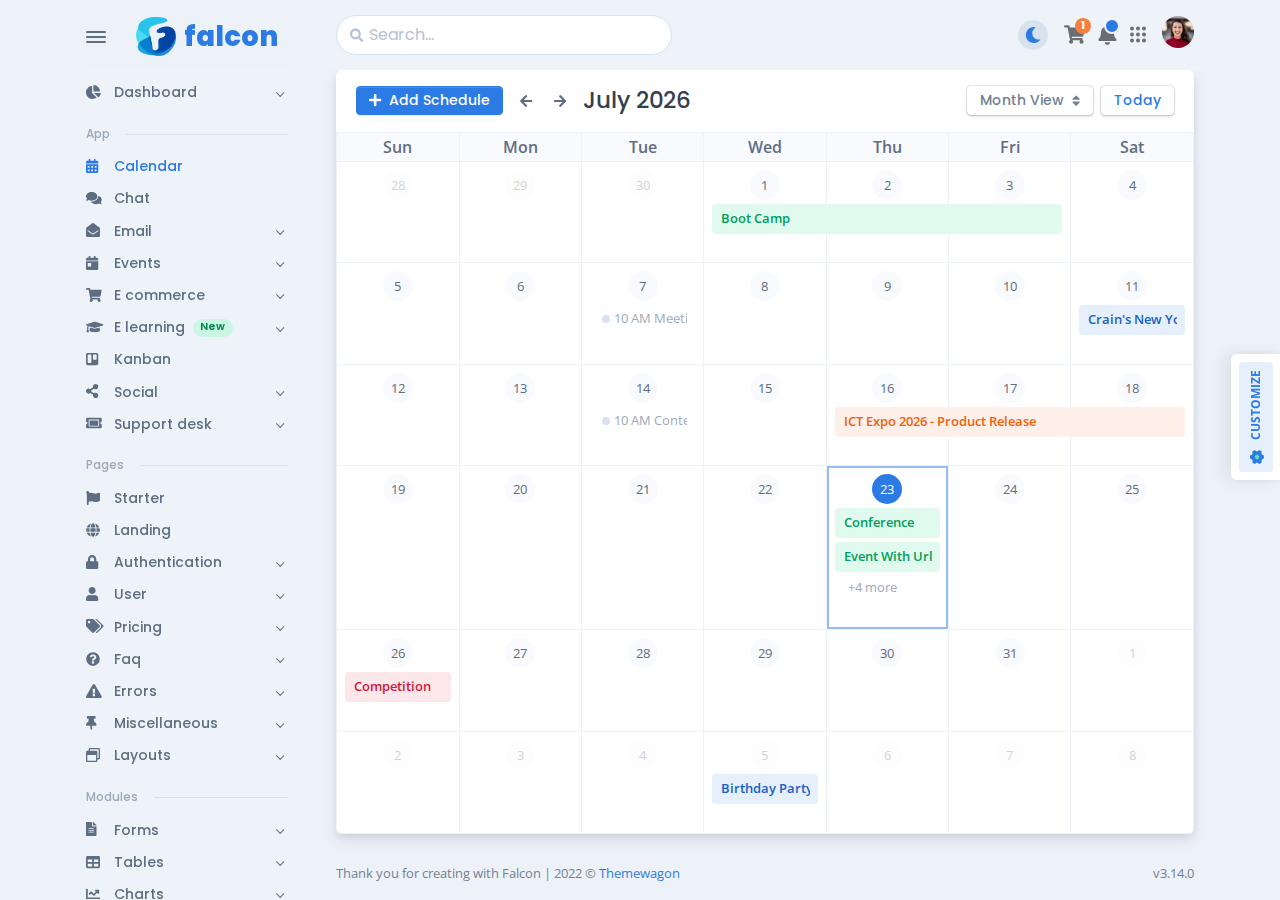
<file: app/calendar.html>
<!DOCTYPE html>
<html lang="en-US" dir="ltr">

  <head>
    <meta charset="utf-8">
    <meta http-equiv="X-UA-Compatible" content="IE=edge">
    <meta name="viewport" content="width=device-width, initial-scale=1">


    <!-- ===============================================-->
    <!--    Document Title-->
    <!-- ===============================================-->
    <title>Falcon | Dashboard &amp; Web App Template</title>


    <!-- ===============================================-->
    <!--    Favicons-->
    <!-- ===============================================-->
    <link rel="apple-touch-icon" sizes="180x180" href="../assets/img/favicons/apple-touch-icon.png">
    <link rel="icon" type="image/png" sizes="32x32" href="../assets/img/favicons/favicon-32x32.png">
    <link rel="icon" type="image/png" sizes="16x16" href="../assets/img/favicons/favicon-16x16.png">
    <link rel="shortcut icon" type="image/x-icon" href="../assets/img/favicons/favicon.ico">
    <link rel="manifest" href="../assets/img/favicons/manifest.json">
    <meta name="msapplication-TileImage" content="../assets/img/favicons/mstile-150x150.png">
    <meta name="theme-color" content="#ffffff">
    <script src="../assets/js/config.js"></script>
    <script src="../vendors/simplebar/simplebar.min.js"></script>


    <!-- ===============================================-->
    <!--    Stylesheets-->
    <!-- ===============================================-->
    <link href="../vendors/fullcalendar/main.min.css" rel="stylesheet">
    <link href="../vendors/flatpickr/flatpickr.min.css" rel="stylesheet">
    <link rel="preconnect" href="https://fonts.gstatic.com">
    <link href="https://fonts.googleapis.com/css?family=Open+Sans:300,400,500,600,700%7cPoppins:300,400,500,600,700,800,900&amp;display=swap" rel="stylesheet">
    <link href="../vendors/simplebar/simplebar.min.css" rel="stylesheet">
    <link href="../assets/css/theme-rtl.min.css" rel="stylesheet" id="style-rtl">
    <link href="../assets/css/theme.min.css" rel="stylesheet" id="style-default">
    <link href="../assets/css/user-rtl.min.css" rel="stylesheet" id="user-style-rtl">
    <link href="../assets/css/user.min.css" rel="stylesheet" id="user-style-default">
    <script>
      var isRTL = JSON.parse(localStorage.getItem('isRTL'));
      if (isRTL) {
        var linkDefault = document.getElementById('style-default');
        var userLinkDefault = document.getElementById('user-style-default');
        linkDefault.setAttribute('disabled', true);
        userLinkDefault.setAttribute('disabled', true);
        document.querySelector('html').setAttribute('dir', 'rtl');
      } else {
        var linkRTL = document.getElementById('style-rtl');
        var userLinkRTL = document.getElementById('user-style-rtl');
        linkRTL.setAttribute('disabled', true);
        userLinkRTL.setAttribute('disabled', true);
      }
    </script>
  </head>


  <body>

    <!-- ===============================================-->
    <!--    Main Content-->
    <!-- ===============================================-->
    <main class="main" id="top">
      <div class="container" data-layout="container">
        <script>
          var isFluid = JSON.parse(localStorage.getItem('isFluid'));
          if (isFluid) {
            var container = document.querySelector('[data-layout]');
            container.classList.remove('container');
            container.classList.add('container-fluid');
          }
        </script>
        <nav class="navbar navbar-light navbar-vertical navbar-expand-xl">
          <script>
            var navbarStyle = localStorage.getItem("navbarStyle");
            if (navbarStyle && navbarStyle !== 'transparent') {
              document.querySelector('.navbar-vertical').classList.add(`navbar-${navbarStyle}`);
            }
          </script>
          <div class="d-flex align-items-center">
            <div class="toggle-icon-wrapper">

              <button class="btn navbar-toggler-humburger-icon navbar-vertical-toggle" data-bs-toggle="tooltip" data-bs-placement="left" title="Toggle Navigation"><span class="navbar-toggle-icon"><span class="toggle-line"></span></span></button>

            </div><a class="navbar-brand" href="../index.html">
              <div class="d-flex align-items-center py-3"><img class="me-2" src="../assets/img/icons/spot-illustrations/falcon.png" alt="" width="40" /><span class="font-sans-serif">falcon</span>
              </div>
            </a>
          </div>
          <div class="collapse navbar-collapse" id="navbarVerticalCollapse">
            <div class="navbar-vertical-content scrollbar">
              <ul class="navbar-nav flex-column mb-3" id="navbarVerticalNav">
                <li class="nav-item">
                  <!-- parent pages--><a class="nav-link dropdown-indicator" href="#dashboard" role="button" data-bs-toggle="collapse" aria-expanded="false" aria-controls="dashboard">
                    <div class="d-flex align-items-center"><span class="nav-link-icon"><span class="fas fa-chart-pie"></span></span><span class="nav-link-text ps-1">Dashboard</span>
                    </div>
                  </a>
                  <ul class="nav collapse" id="dashboard">
                    <li class="nav-item"><a class="nav-link" href="../index.html">
                        <div class="d-flex align-items-center"><span class="nav-link-text ps-1">Default</span>
                        </div>
                      </a>
                      <!-- more inner pages-->
                    </li>
                    <li class="nav-item"><a class="nav-link" href="../dashboard/analytics.html">
                        <div class="d-flex align-items-center"><span class="nav-link-text ps-1">Analytics</span>
                        </div>
                      </a>
                      <!-- more inner pages-->
                    </li>
                    <li class="nav-item"><a class="nav-link" href="../dashboard/crm.html">
                        <div class="d-flex align-items-center"><span class="nav-link-text ps-1">CRM</span>
                        </div>
                      </a>
                      <!-- more inner pages-->
                    </li>
                    <li class="nav-item"><a class="nav-link" href="../dashboard/e-commerce.html">
                        <div class="d-flex align-items-center"><span class="nav-link-text ps-1">E commerce</span>
                        </div>
                      </a>
                      <!-- more inner pages-->
                    </li>
                    <li class="nav-item"><a class="nav-link" href="../dashboard/lms.html">
                        <div class="d-flex align-items-center"><span class="nav-link-text ps-1">LMS</span><span class="badge rounded-pill ms-2 badge-soft-success">New</span>
                        </div>
                      </a>
                      <!-- more inner pages-->
                    </li>
                    <li class="nav-item"><a class="nav-link" href="../dashboard/project-management.html">
                        <div class="d-flex align-items-center"><span class="nav-link-text ps-1">Management</span>
                        </div>
                      </a>
                      <!-- more inner pages-->
                    </li>
                    <li class="nav-item"><a class="nav-link" href="../dashboard/saas.html">
                        <div class="d-flex align-items-center"><span class="nav-link-text ps-1">SaaS</span>
                        </div>
                      </a>
                      <!-- more inner pages-->
                    </li>
                    <li class="nav-item"><a class="nav-link" href="../dashboard/support-desk.html">
                        <div class="d-flex align-items-center"><span class="nav-link-text ps-1">Support desk</span><span class="badge rounded-pill ms-2 badge-soft-success">New</span>
                        </div>
                      </a>
                      <!-- more inner pages-->
                    </li>
                  </ul>
                </li>
                <li class="nav-item">
                  <!-- label-->
                  <div class="row navbar-vertical-label-wrapper mt-3 mb-2">
                    <div class="col-auto navbar-vertical-label">App
                    </div>
                    <div class="col ps-0">
                      <hr class="mb-0 navbar-vertical-divider" />
                    </div>
                  </div>
                  <!-- parent pages--><a class="nav-link active" href="../app/calendar.html" role="button">
                    <div class="d-flex align-items-center"><span class="nav-link-icon"><span class="fas fa-calendar-alt"></span></span><span class="nav-link-text ps-1">Calendar</span>
                    </div>
                  </a>
                  <!-- parent pages--><a class="nav-link" href="../app/chat.html" role="button">
                    <div class="d-flex align-items-center"><span class="nav-link-icon"><span class="fas fa-comments"></span></span><span class="nav-link-text ps-1">Chat</span>
                    </div>
                  </a>
                  <!-- parent pages--><a class="nav-link dropdown-indicator" href="#email" role="button" data-bs-toggle="collapse" aria-expanded="false" aria-controls="email">
                    <div class="d-flex align-items-center"><span class="nav-link-icon"><span class="fas fa-envelope-open"></span></span><span class="nav-link-text ps-1">Email</span>
                    </div>
                  </a>
                  <ul class="nav collapse" id="email">
                    <li class="nav-item"><a class="nav-link" href="../app/email/inbox.html">
                        <div class="d-flex align-items-center"><span class="nav-link-text ps-1">Inbox</span>
                        </div>
                      </a>
                      <!-- more inner pages-->
                    </li>
                    <li class="nav-item"><a class="nav-link" href="../app/email/email-detail.html">
                        <div class="d-flex align-items-center"><span class="nav-link-text ps-1">Email detail</span>
                        </div>
                      </a>
                      <!-- more inner pages-->
                    </li>
                    <li class="nav-item"><a class="nav-link" href="../app/email/compose.html">
                        <div class="d-flex align-items-center"><span class="nav-link-text ps-1">Compose</span>
                        </div>
                      </a>
                      <!-- more inner pages-->
                    </li>
                  </ul>
                  <!-- parent pages--><a class="nav-link dropdown-indicator" href="#events" role="button" data-bs-toggle="collapse" aria-expanded="false" aria-controls="events">
                    <div class="d-flex align-items-center"><span class="nav-link-icon"><span class="fas fa-calendar-day"></span></span><span class="nav-link-text ps-1">Events</span>
                    </div>
                  </a>
                  <ul class="nav collapse" id="events">
                    <li class="nav-item"><a class="nav-link" href="../app/events/create-an-event.html">
                        <div class="d-flex align-items-center"><span class="nav-link-text ps-1">Create an event</span>
                        </div>
                      </a>
                      <!-- more inner pages-->
                    </li>
                    <li class="nav-item"><a class="nav-link" href="../app/events/event-detail.html">
                        <div class="d-flex align-items-center"><span class="nav-link-text ps-1">Event detail</span>
                        </div>
                      </a>
                      <!-- more inner pages-->
                    </li>
                    <li class="nav-item"><a class="nav-link" href="../app/events/event-list.html">
                        <div class="d-flex align-items-center"><span class="nav-link-text ps-1">Event list</span>
                        </div>
                      </a>
                      <!-- more inner pages-->
                    </li>
                  </ul>
                  <!-- parent pages--><a class="nav-link dropdown-indicator" href="#e-commerce" role="button" data-bs-toggle="collapse" aria-expanded="false" aria-controls="e-commerce">
                    <div class="d-flex align-items-center"><span class="nav-link-icon"><span class="fas fa-shopping-cart"></span></span><span class="nav-link-text ps-1">E commerce</span>
                    </div>
                  </a>
                  <ul class="nav collapse" id="e-commerce">
                    <li class="nav-item"><a class="nav-link dropdown-indicator" href="#product" data-bs-toggle="collapse" aria-expanded="false" aria-controls="e-commerce">
                        <div class="d-flex align-items-center"><span class="nav-link-text ps-1">Product</span>
                        </div>
                      </a>
                      <!-- more inner pages-->
                      <ul class="nav collapse" id="product">
                        <li class="nav-item"><a class="nav-link" href="../app/e-commerce/product/product-list.html">
                            <div class="d-flex align-items-center"><span class="nav-link-text ps-1">Product list</span>
                            </div>
                          </a>
                          <!-- more inner pages-->
                        </li>
                        <li class="nav-item"><a class="nav-link" href="../app/e-commerce/product/product-grid.html">
                            <div class="d-flex align-items-center"><span class="nav-link-text ps-1">Product grid</span>
                            </div>
                          </a>
                          <!-- more inner pages-->
                        </li>
                        <li class="nav-item"><a class="nav-link" href="../app/e-commerce/product/product-details.html">
                            <div class="d-flex align-items-center"><span class="nav-link-text ps-1">Product details</span>
                            </div>
                          </a>
                          <!-- more inner pages-->
                        </li>
                      </ul>
                    </li>
                    <li class="nav-item"><a class="nav-link dropdown-indicator" href="#orders" data-bs-toggle="collapse" aria-expanded="false" aria-controls="e-commerce">
                        <div class="d-flex align-items-center"><span class="nav-link-text ps-1">Orders</span>
                        </div>
                      </a>
                      <!-- more inner pages-->
                      <ul class="nav collapse" id="orders">
                        <li class="nav-item"><a class="nav-link" href="../app/e-commerce/orders/order-list.html">
                            <div class="d-flex align-items-center"><span class="nav-link-text ps-1">Order list</span>
                            </div>
                          </a>
                          <!-- more inner pages-->
                        </li>
                        <li class="nav-item"><a class="nav-link" href="../app/e-commerce/orders/order-details.html">
                            <div class="d-flex align-items-center"><span class="nav-link-text ps-1">Order details</span>
                            </div>
                          </a>
                          <!-- more inner pages-->
                        </li>
                      </ul>
                    </li>
                    <li class="nav-item"><a class="nav-link" href="../app/e-commerce/customers.html">
                        <div class="d-flex align-items-center"><span class="nav-link-text ps-1">Customers</span>
                        </div>
                      </a>
                      <!-- more inner pages-->
                    </li>
                    <li class="nav-item"><a class="nav-link" href="../app/e-commerce/customer-details.html">
                        <div class="d-flex align-items-center"><span class="nav-link-text ps-1">Customer details</span>
                        </div>
                      </a>
                      <!-- more inner pages-->
                    </li>
                    <li class="nav-item"><a class="nav-link" href="../app/e-commerce/shopping-cart.html">
                        <div class="d-flex align-items-center"><span class="nav-link-text ps-1">Shopping cart</span>
                        </div>
                      </a>
                      <!-- more inner pages-->
                    </li>
                    <li class="nav-item"><a class="nav-link" href="../app/e-commerce/checkout.html">
                        <div class="d-flex align-items-center"><span class="nav-link-text ps-1">Checkout</span>
                        </div>
                      </a>
                      <!-- more inner pages-->
                    </li>
                    <li class="nav-item"><a class="nav-link" href="../app/e-commerce/billing.html">
                        <div class="d-flex align-items-center"><span class="nav-link-text ps-1">Billing</span>
                        </div>
                      </a>
                      <!-- more inner pages-->
                    </li>
                    <li class="nav-item"><a class="nav-link" href="../app/e-commerce/invoice.html">
                        <div class="d-flex align-items-center"><span class="nav-link-text ps-1">Invoice</span>
                        </div>
                      </a>
                      <!-- more inner pages-->
                    </li>
                  </ul>
                  <!-- parent pages--><a class="nav-link dropdown-indicator" href="#e-learning" role="button" data-bs-toggle="collapse" aria-expanded="false" aria-controls="e-learning">
                    <div class="d-flex align-items-center"><span class="nav-link-icon"><span class="fas fa-graduation-cap"></span></span><span class="nav-link-text ps-1">E learning</span><span class="badge rounded-pill ms-2 badge-soft-success">New</span>
                    </div>
                  </a>
                  <ul class="nav collapse" id="e-learning">
                    <li class="nav-item"><a class="nav-link dropdown-indicator" href="#course" data-bs-toggle="collapse" aria-expanded="false" aria-controls="e-learning">
                        <div class="d-flex align-items-center"><span class="nav-link-text ps-1">Course</span>
                        </div>
                      </a>
                      <!-- more inner pages-->
                      <ul class="nav collapse" id="course">
                        <li class="nav-item"><a class="nav-link" href="../app/e-learning/course/course-list.html">
                            <div class="d-flex align-items-center"><span class="nav-link-text ps-1">Course list</span>
                            </div>
                          </a>
                          <!-- more inner pages-->
                        </li>
                        <li class="nav-item"><a class="nav-link" href="../app/e-learning/course/course-grid.html">
                            <div class="d-flex align-items-center"><span class="nav-link-text ps-1">Course grid</span>
                            </div>
                          </a>
                          <!-- more inner pages-->
                        </li>
                        <li class="nav-item"><a class="nav-link" href="../app/e-learning/course/course-details.html">
                            <div class="d-flex align-items-center"><span class="nav-link-text ps-1">Course details</span>
                            </div>
                          </a>
                          <!-- more inner pages-->
                        </li>
                        <li class="nav-item"><a class="nav-link" href="../app/e-learning/course/create-a-course.html">
                            <div class="d-flex align-items-center"><span class="nav-link-text ps-1">Create a course</span>
                            </div>
                          </a>
                          <!-- more inner pages-->
                        </li>
                      </ul>
                    </li>
                    <li class="nav-item"><a class="nav-link" href="../app/e-learning/student-overview.html">
                        <div class="d-flex align-items-center"><span class="nav-link-text ps-1">Student overview</span>
                        </div>
                      </a>
                      <!-- more inner pages-->
                    </li>
                    <li class="nav-item"><a class="nav-link" href="../app/e-learning/trainer-profile.html">
                        <div class="d-flex align-items-center"><span class="nav-link-text ps-1">Trainer profile</span>
                        </div>
                      </a>
                      <!-- more inner pages-->
                    </li>
                  </ul>
                  <!-- parent pages--><a class="nav-link" href="../app/kanban.html" role="button">
                    <div class="d-flex align-items-center"><span class="nav-link-icon"><span class="fab fa-trello"></span></span><span class="nav-link-text ps-1">Kanban</span>
                    </div>
                  </a>
                  <!-- parent pages--><a class="nav-link dropdown-indicator" href="#social" role="button" data-bs-toggle="collapse" aria-expanded="false" aria-controls="social">
                    <div class="d-flex align-items-center"><span class="nav-link-icon"><span class="fas fa-share-alt"></span></span><span class="nav-link-text ps-1">Social</span>
                    </div>
                  </a>
                  <ul class="nav collapse" id="social">
                    <li class="nav-item"><a class="nav-link" href="../app/social/feed.html">
                        <div class="d-flex align-items-center"><span class="nav-link-text ps-1">Feed</span>
                        </div>
                      </a>
                      <!-- more inner pages-->
                    </li>
                    <li class="nav-item"><a class="nav-link" href="../app/social/activity-log.html">
                        <div class="d-flex align-items-center"><span class="nav-link-text ps-1">Activity log</span>
                        </div>
                      </a>
                      <!-- more inner pages-->
                    </li>
                    <li class="nav-item"><a class="nav-link" href="../app/social/notifications.html">
                        <div class="d-flex align-items-center"><span class="nav-link-text ps-1">Notifications</span>
                        </div>
                      </a>
                      <!-- more inner pages-->
                    </li>
                    <li class="nav-item"><a class="nav-link" href="../app/social/followers.html">
                        <div class="d-flex align-items-center"><span class="nav-link-text ps-1">Followers</span>
                        </div>
                      </a>
                      <!-- more inner pages-->
                    </li>
                  </ul>
                  <!-- parent pages--><a class="nav-link dropdown-indicator" href="#support-desk" role="button" data-bs-toggle="collapse" aria-expanded="false" aria-controls="support-desk">
                    <div class="d-flex align-items-center"><span class="nav-link-icon"><span class="fas fa-ticket-alt"></span></span><span class="nav-link-text ps-1">Support desk</span>
                    </div>
                  </a>
                  <ul class="nav collapse" id="support-desk">
                    <li class="nav-item"><a class="nav-link" href="../app/support-desk/table-view.html">
                        <div class="d-flex align-items-center"><span class="nav-link-text ps-1">Table view</span>
                        </div>
                      </a>
                      <!-- more inner pages-->
                    </li>
                    <li class="nav-item"><a class="nav-link" href="../app/support-desk/card-view.html">
                        <div class="d-flex align-items-center"><span class="nav-link-text ps-1">Card view</span>
                        </div>
                      </a>
                      <!-- more inner pages-->
                    </li>
                    <li class="nav-item"><a class="nav-link" href="../app/support-desk/contacts.html">
                        <div class="d-flex align-items-center"><span class="nav-link-text ps-1">Contacts</span>
                        </div>
                      </a>
                      <!-- more inner pages-->
                    </li>
                    <li class="nav-item"><a class="nav-link" href="../app/support-desk/contact-details.html">
                        <div class="d-flex align-items-center"><span class="nav-link-text ps-1">Contact details</span>
                        </div>
                      </a>
                      <!-- more inner pages-->
                    </li>
                    <li class="nav-item"><a class="nav-link" href="../app/support-desk/tickets-preview.html">
                        <div class="d-flex align-items-center"><span class="nav-link-text ps-1">Tickets preview</span>
                        </div>
                      </a>
                      <!-- more inner pages-->
                    </li>
                    <li class="nav-item"><a class="nav-link" href="../app/support-desk/quick-links.html">
                        <div class="d-flex align-items-center"><span class="nav-link-text ps-1">Quick links</span>
                        </div>
                      </a>
                      <!-- more inner pages-->
                    </li>
                    <li class="nav-item"><a class="nav-link" href="../app/support-desk/reports.html">
                        <div class="d-flex align-items-center"><span class="nav-link-text ps-1">Reports</span>
                        </div>
                      </a>
                      <!-- more inner pages-->
                    </li>
                  </ul>
                </li>
                <li class="nav-item">
                  <!-- label-->
                  <div class="row navbar-vertical-label-wrapper mt-3 mb-2">
                    <div class="col-auto navbar-vertical-label">Pages
                    </div>
                    <div class="col ps-0">
                      <hr class="mb-0 navbar-vertical-divider" />
                    </div>
                  </div>
                  <!-- parent pages--><a class="nav-link" href="../pages/starter.html" role="button">
                    <div class="d-flex align-items-center"><span class="nav-link-icon"><span class="fas fa-flag"></span></span><span class="nav-link-text ps-1">Starter</span>
                    </div>
                  </a>
                  <!-- parent pages--><a class="nav-link" href="../pages/landing.html" role="button">
                    <div class="d-flex align-items-center"><span class="nav-link-icon"><span class="fas fa-globe"></span></span><span class="nav-link-text ps-1">Landing</span>
                    </div>
                  </a>
                  <!-- parent pages--><a class="nav-link dropdown-indicator" href="#authentication" role="button" data-bs-toggle="collapse" aria-expanded="false" aria-controls="authentication">
                    <div class="d-flex align-items-center"><span class="nav-link-icon"><span class="fas fa-lock"></span></span><span class="nav-link-text ps-1">Authentication</span>
                    </div>
                  </a>
                  <ul class="nav collapse" id="authentication">
                    <li class="nav-item"><a class="nav-link dropdown-indicator" href="#simple" data-bs-toggle="collapse" aria-expanded="false" aria-controls="authentication">
                        <div class="d-flex align-items-center"><span class="nav-link-text ps-1">Simple</span>
                        </div>
                      </a>
                      <!-- more inner pages-->
                      <ul class="nav collapse" id="simple">
                        <li class="nav-item"><a class="nav-link" href="../pages/authentication/simple/login.html">
                            <div class="d-flex align-items-center"><span class="nav-link-text ps-1">Login</span>
                            </div>
                          </a>
                          <!-- more inner pages-->
                        </li>
                        <li class="nav-item"><a class="nav-link" href="../pages/authentication/simple/logout.html">
                            <div class="d-flex align-items-center"><span class="nav-link-text ps-1">Logout</span>
                            </div>
                          </a>
                          <!-- more inner pages-->
                        </li>
                        <li class="nav-item"><a class="nav-link" href="../pages/authentication/simple/register.html">
                            <div class="d-flex align-items-center"><span class="nav-link-text ps-1">Register</span>
                            </div>
                          </a>
                          <!-- more inner pages-->
                        </li>
                        <li class="nav-item"><a class="nav-link" href="../pages/authentication/simple/forgot-password.html">
                            <div class="d-flex align-items-center"><span class="nav-link-text ps-1">Forgot password</span>
                            </div>
                          </a>
                          <!-- more inner pages-->
                        </li>
                        <li class="nav-item"><a class="nav-link" href="../pages/authentication/simple/confirm-mail.html">
                            <div class="d-flex align-items-center"><span class="nav-link-text ps-1">Confirm mail</span>
                            </div>
                          </a>
                          <!-- more inner pages-->
                        </li>
                        <li class="nav-item"><a class="nav-link" href="../pages/authentication/simple/reset-password.html">
                            <div class="d-flex align-items-center"><span class="nav-link-text ps-1">Reset password</span>
                            </div>
                          </a>
                          <!-- more inner pages-->
                        </li>
                        <li class="nav-item"><a class="nav-link" href="../pages/authentication/simple/lock-screen.html">
                            <div class="d-flex align-items-center"><span class="nav-link-text ps-1">Lock screen</span>
                            </div>
                          </a>
                          <!-- more inner pages-->
                        </li>
                      </ul>
                    </li>
                    <li class="nav-item"><a class="nav-link dropdown-indicator" href="#card" data-bs-toggle="collapse" aria-expanded="false" aria-controls="authentication">
                        <div class="d-flex align-items-center"><span class="nav-link-text ps-1">Card</span>
                        </div>
                      </a>
                      <!-- more inner pages-->
                      <ul class="nav collapse" id="card">
                        <li class="nav-item"><a class="nav-link" href="../pages/authentication/card/login.html">
                            <div class="d-flex align-items-center"><span class="nav-link-text ps-1">Login</span>
                            </div>
                          </a>
                          <!-- more inner pages-->
                        </li>
                        <li class="nav-item"><a class="nav-link" href="../pages/authentication/card/logout.html">
                            <div class="d-flex align-items-center"><span class="nav-link-text ps-1">Logout</span>
                            </div>
                          </a>
                          <!-- more inner pages-->
                        </li>
                        <li class="nav-item"><a class="nav-link" href="../pages/authentication/card/register.html">
                            <div class="d-flex align-items-center"><span class="nav-link-text ps-1">Register</span>
                            </div>
                          </a>
                          <!-- more inner pages-->
                        </li>
                        <li class="nav-item"><a class="nav-link" href="../pages/authentication/card/forgot-password.html">
                            <div class="d-flex align-items-center"><span class="nav-link-text ps-1">Forgot password</span>
                            </div>
                          </a>
                          <!-- more inner pages-->
                        </li>
                        <li class="nav-item"><a class="nav-link" href="../pages/authentication/card/confirm-mail.html">
                            <div class="d-flex align-items-center"><span class="nav-link-text ps-1">Confirm mail</span>
                            </div>
                          </a>
                          <!-- more inner pages-->
                        </li>
                        <li class="nav-item"><a class="nav-link" href="../pages/authentication/card/reset-password.html">
                            <div class="d-flex align-items-center"><span class="nav-link-text ps-1">Reset password</span>
                            </div>
                          </a>
                          <!-- more inner pages-->
                        </li>
                        <li class="nav-item"><a class="nav-link" href="../pages/authentication/card/lock-screen.html">
                            <div class="d-flex align-items-center"><span class="nav-link-text ps-1">Lock screen</span>
                            </div>
                          </a>
                          <!-- more inner pages-->
                        </li>
                      </ul>
                    </li>
                    <li class="nav-item"><a class="nav-link dropdown-indicator" href="#split" data-bs-toggle="collapse" aria-expanded="false" aria-controls="authentication">
                        <div class="d-flex align-items-center"><span class="nav-link-text ps-1">Split</span>
                        </div>
                      </a>
                      <!-- more inner pages-->
                      <ul class="nav collapse" id="split">
                        <li class="nav-item"><a class="nav-link" href="../pages/authentication/split/login.html">
                            <div class="d-flex align-items-center"><span class="nav-link-text ps-1">Login</span>
                            </div>
                          </a>
                          <!-- more inner pages-->
                        </li>
                        <li class="nav-item"><a class="nav-link" href="../pages/authentication/split/logout.html">
                            <div class="d-flex align-items-center"><span class="nav-link-text ps-1">Logout</span>
                            </div>
                          </a>
                          <!-- more inner pages-->
                        </li>
                        <li class="nav-item"><a class="nav-link" href="../pages/authentication/split/register.html">
                            <div class="d-flex align-items-center"><span class="nav-link-text ps-1">Register</span>
                            </div>
                          </a>
                          <!-- more inner pages-->
                        </li>
                        <li class="nav-item"><a class="nav-link" href="../pages/authentication/split/forgot-password.html">
                            <div class="d-flex align-items-center"><span class="nav-link-text ps-1">Forgot password</span>
                            </div>
                          </a>
                          <!-- more inner pages-->
                        </li>
                        <li class="nav-item"><a class="nav-link" href="../pages/authentication/split/confirm-mail.html">
                            <div class="d-flex align-items-center"><span class="nav-link-text ps-1">Confirm mail</span>
                            </div>
                          </a>
                          <!-- more inner pages-->
                        </li>
                        <li class="nav-item"><a class="nav-link" href="../pages/authentication/split/reset-password.html">
                            <div class="d-flex align-items-center"><span class="nav-link-text ps-1">Reset password</span>
                            </div>
                          </a>
                          <!-- more inner pages-->
                        </li>
                        <li class="nav-item"><a class="nav-link" href="../pages/authentication/split/lock-screen.html">
                            <div class="d-flex align-items-center"><span class="nav-link-text ps-1">Lock screen</span>
                            </div>
                          </a>
                          <!-- more inner pages-->
                        </li>
                      </ul>
                    </li>
                    <li class="nav-item"><a class="nav-link" href="../pages/authentication/wizard.html">
                        <div class="d-flex align-items-center"><span class="nav-link-text ps-1">Wizard</span>
                        </div>
                      </a>
                      <!-- more inner pages-->
                    </li>
                    <li class="nav-item"><a class="nav-link" href="../#authentication-modal" data-bs-toggle="modal">
                        <div class="d-flex align-items-center"><span class="nav-link-text ps-1">Modal</span>
                        </div>
                      </a>
                      <!-- more inner pages-->
                    </li>
                  </ul>
                  <!-- parent pages--><a class="nav-link dropdown-indicator" href="#user" role="button" data-bs-toggle="collapse" aria-expanded="false" aria-controls="user">
                    <div class="d-flex align-items-center"><span class="nav-link-icon"><span class="fas fa-user"></span></span><span class="nav-link-text ps-1">User</span>
                    </div>
                  </a>
                  <ul class="nav collapse" id="user">
                    <li class="nav-item"><a class="nav-link" href="../pages/user/profile.html">
                        <div class="d-flex align-items-center"><span class="nav-link-text ps-1">Profile</span>
                        </div>
                      </a>
                      <!-- more inner pages-->
                    </li>
                    <li class="nav-item"><a class="nav-link" href="../pages/user/settings.html">
                        <div class="d-flex align-items-center"><span class="nav-link-text ps-1">Settings</span>
                        </div>
                      </a>
                      <!-- more inner pages-->
                    </li>
                  </ul>
                  <!-- parent pages--><a class="nav-link dropdown-indicator" href="#pricing" role="button" data-bs-toggle="collapse" aria-expanded="false" aria-controls="pricing">
                    <div class="d-flex align-items-center"><span class="nav-link-icon"><span class="fas fa-tags"></span></span><span class="nav-link-text ps-1">Pricing</span>
                    </div>
                  </a>
                  <ul class="nav collapse" id="pricing">
                    <li class="nav-item"><a class="nav-link" href="../pages/pricing/pricing-default.html">
                        <div class="d-flex align-items-center"><span class="nav-link-text ps-1">Pricing default</span>
                        </div>
                      </a>
                      <!-- more inner pages-->
                    </li>
                    <li class="nav-item"><a class="nav-link" href="../pages/pricing/pricing-alt.html">
                        <div class="d-flex align-items-center"><span class="nav-link-text ps-1">Pricing alt</span>
                        </div>
                      </a>
                      <!-- more inner pages-->
                    </li>
                  </ul>
                  <!-- parent pages--><a class="nav-link dropdown-indicator" href="#faq" role="button" data-bs-toggle="collapse" aria-expanded="false" aria-controls="faq">
                    <div class="d-flex align-items-center"><span class="nav-link-icon"><span class="fas fa-question-circle"></span></span><span class="nav-link-text ps-1">Faq</span>
                    </div>
                  </a>
                  <ul class="nav collapse" id="faq">
                    <li class="nav-item"><a class="nav-link" href="../pages/faq/faq-basic.html">
                        <div class="d-flex align-items-center"><span class="nav-link-text ps-1">Faq basic</span>
                        </div>
                      </a>
                      <!-- more inner pages-->
                    </li>
                    <li class="nav-item"><a class="nav-link" href="../pages/faq/faq-alt.html">
                        <div class="d-flex align-items-center"><span class="nav-link-text ps-1">Faq alt</span>
                        </div>
                      </a>
                      <!-- more inner pages-->
                    </li>
                    <li class="nav-item"><a class="nav-link" href="../pages/faq/faq-accordion.html">
                        <div class="d-flex align-items-center"><span class="nav-link-text ps-1">Faq accordion</span>
                        </div>
                      </a>
                      <!-- more inner pages-->
                    </li>
                  </ul>
                  <!-- parent pages--><a class="nav-link dropdown-indicator" href="#errors" role="button" data-bs-toggle="collapse" aria-expanded="false" aria-controls="errors">
                    <div class="d-flex align-items-center"><span class="nav-link-icon"><span class="fas fa-exclamation-triangle"></span></span><span class="nav-link-text ps-1">Errors</span>
                    </div>
                  </a>
                  <ul class="nav collapse" id="errors">
                    <li class="nav-item"><a class="nav-link" href="../pages/errors/404.html">
                        <div class="d-flex align-items-center"><span class="nav-link-text ps-1">404</span>
                        </div>
                      </a>
                      <!-- more inner pages-->
                    </li>
                    <li class="nav-item"><a class="nav-link" href="../pages/errors/500.html">
                        <div class="d-flex align-items-center"><span class="nav-link-text ps-1">500</span>
                        </div>
                      </a>
                      <!-- more inner pages-->
                    </li>
                  </ul>
                  <!-- parent pages--><a class="nav-link dropdown-indicator" href="#miscellaneous" role="button" data-bs-toggle="collapse" aria-expanded="false" aria-controls="miscellaneous">
                    <div class="d-flex align-items-center"><span class="nav-link-icon"><span class="fas fa-thumbtack"></span></span><span class="nav-link-text ps-1">Miscellaneous</span>
                    </div>
                  </a>
                  <ul class="nav collapse" id="miscellaneous">
                    <li class="nav-item"><a class="nav-link" href="../pages/miscellaneous/associations.html">
                        <div class="d-flex align-items-center"><span class="nav-link-text ps-1">Associations</span>
                        </div>
                      </a>
                      <!-- more inner pages-->
                    </li>
                    <li class="nav-item"><a class="nav-link" href="../pages/miscellaneous/invite-people.html">
                        <div class="d-flex align-items-center"><span class="nav-link-text ps-1">Invite people</span>
                        </div>
                      </a>
                      <!-- more inner pages-->
                    </li>
                    <li class="nav-item"><a class="nav-link" href="../pages/miscellaneous/privacy-policy.html">
                        <div class="d-flex align-items-center"><span class="nav-link-text ps-1">Privacy policy</span>
                        </div>
                      </a>
                      <!-- more inner pages-->
                    </li>
                  </ul>
                  <!-- parent pages--><a class="nav-link dropdown-indicator" href="#Layouts" role="button" data-bs-toggle="collapse" aria-expanded="false" aria-controls="Layouts">
                    <div class="d-flex align-items-center"><span class="nav-link-icon"><span class="far fa-window-restore"></span></span><span class="nav-link-text ps-1">Layouts</span>
                    </div>
                  </a>
                  <ul class="nav collapse" id="Layouts">
                    <li class="nav-item"><a class="nav-link" href="../demo/navbar-vertical.html" target="_blank">
                        <div class="d-flex align-items-center"><span class="nav-link-text ps-1">Navbar vertical</span>
                        </div>
                      </a>
                      <!-- more inner pages-->
                    </li>
                    <li class="nav-item"><a class="nav-link" href="../demo/navbar-top.html" target="_blank">
                        <div class="d-flex align-items-center"><span class="nav-link-text ps-1">Top nav</span>
                        </div>
                      </a>
                      <!-- more inner pages-->
                    </li>
                    <li class="nav-item"><a class="nav-link" href="../demo/navbar-double-top.html" target="_blank">
                        <div class="d-flex align-items-center"><span class="nav-link-text ps-1">Double top</span><span class="badge rounded-pill ms-2 badge-soft-success">New</span>
                        </div>
                      </a>
                      <!-- more inner pages-->
                    </li>
                    <li class="nav-item"><a class="nav-link" href="../demo/combo-nav.html" target="_blank">
                        <div class="d-flex align-items-center"><span class="nav-link-text ps-1">Combo nav</span>
                        </div>
                      </a>
                      <!-- more inner pages-->
                    </li>
                  </ul>
                </li>
                <li class="nav-item">
                  <!-- label-->
                  <div class="row navbar-vertical-label-wrapper mt-3 mb-2">
                    <div class="col-auto navbar-vertical-label">Modules
                    </div>
                    <div class="col ps-0">
                      <hr class="mb-0 navbar-vertical-divider" />
                    </div>
                  </div>
                  <!-- parent pages--><a class="nav-link dropdown-indicator" href="#forms" role="button" data-bs-toggle="collapse" aria-expanded="false" aria-controls="forms">
                    <div class="d-flex align-items-center"><span class="nav-link-icon"><span class="fas fa-file-alt"></span></span><span class="nav-link-text ps-1">Forms</span>
                    </div>
                  </a>
                  <ul class="nav collapse" id="forms">
                    <li class="nav-item"><a class="nav-link dropdown-indicator" href="#basic" data-bs-toggle="collapse" aria-expanded="false" aria-controls="forms">
                        <div class="d-flex align-items-center"><span class="nav-link-text ps-1">Basic</span>
                        </div>
                      </a>
                      <!-- more inner pages-->
                      <ul class="nav collapse" id="basic">
                        <li class="nav-item"><a class="nav-link" href="../modules/forms/basic/form-control.html">
                            <div class="d-flex align-items-center"><span class="nav-link-text ps-1">Form control</span>
                            </div>
                          </a>
                          <!-- more inner pages-->
                        </li>
                        <li class="nav-item"><a class="nav-link" href="../modules/forms/basic/input-group.html">
                            <div class="d-flex align-items-center"><span class="nav-link-text ps-1">Input group</span>
                            </div>
                          </a>
                          <!-- more inner pages-->
                        </li>
                        <li class="nav-item"><a class="nav-link" href="../modules/forms/basic/select.html">
                            <div class="d-flex align-items-center"><span class="nav-link-text ps-1">Select</span>
                            </div>
                          </a>
                          <!-- more inner pages-->
                        </li>
                        <li class="nav-item"><a class="nav-link" href="../modules/forms/basic/checks.html">
                            <div class="d-flex align-items-center"><span class="nav-link-text ps-1">Checks</span>
                            </div>
                          </a>
                          <!-- more inner pages-->
                        </li>
                        <li class="nav-item"><a class="nav-link" href="../modules/forms/basic/range.html">
                            <div class="d-flex align-items-center"><span class="nav-link-text ps-1">Range</span>
                            </div>
                          </a>
                          <!-- more inner pages-->
                        </li>
                        <li class="nav-item"><a class="nav-link" href="../modules/forms/basic/layout.html">
                            <div class="d-flex align-items-center"><span class="nav-link-text ps-1">Layout</span>
                            </div>
                          </a>
                          <!-- more inner pages-->
                        </li>
                      </ul>
                    </li>
                    <li class="nav-item"><a class="nav-link dropdown-indicator" href="#advance" data-bs-toggle="collapse" aria-expanded="false" aria-controls="forms">
                        <div class="d-flex align-items-center"><span class="nav-link-text ps-1">Advance</span>
                        </div>
                      </a>
                      <!-- more inner pages-->
                      <ul class="nav collapse" id="advance">
                        <li class="nav-item"><a class="nav-link" href="../modules/forms/advance/advance-select.html">
                            <div class="d-flex align-items-center"><span class="nav-link-text ps-1">Advance select</span>
                            </div>
                          </a>
                          <!-- more inner pages-->
                        </li>
                        <li class="nav-item"><a class="nav-link" href="../modules/forms/advance/date-picker.html">
                            <div class="d-flex align-items-center"><span class="nav-link-text ps-1">Date picker</span>
                            </div>
                          </a>
                          <!-- more inner pages-->
                        </li>
                        <li class="nav-item"><a class="nav-link" href="../modules/forms/advance/editor.html">
                            <div class="d-flex align-items-center"><span class="nav-link-text ps-1">Editor</span>
                            </div>
                          </a>
                          <!-- more inner pages-->
                        </li>
                        <li class="nav-item"><a class="nav-link" href="../modules/forms/advance/emoji-button.html">
                            <div class="d-flex align-items-center"><span class="nav-link-text ps-1">Emoji button</span>
                            </div>
                          </a>
                          <!-- more inner pages-->
                        </li>
                        <li class="nav-item"><a class="nav-link" href="../modules/forms/advance/file-uploader.html">
                            <div class="d-flex align-items-center"><span class="nav-link-text ps-1">File uploader</span>
                            </div>
                          </a>
                          <!-- more inner pages-->
                        </li>
                        <li class="nav-item"><a class="nav-link" href="../modules/forms/advance/rating.html">
                            <div class="d-flex align-items-center"><span class="nav-link-text ps-1">Rating</span>
                            </div>
                          </a>
                          <!-- more inner pages-->
                        </li>
                      </ul>
                    </li>
                    <li class="nav-item"><a class="nav-link" href="../modules/forms/floating-labels.html">
                        <div class="d-flex align-items-center"><span class="nav-link-text ps-1">Floating labels</span>
                        </div>
                      </a>
                      <!-- more inner pages-->
                    </li>
                    <li class="nav-item"><a class="nav-link" href="../modules/forms/wizard.html">
                        <div class="d-flex align-items-center"><span class="nav-link-text ps-1">Wizard</span>
                        </div>
                      </a>
                      <!-- more inner pages-->
                    </li>
                    <li class="nav-item"><a class="nav-link" href="../modules/forms/validation.html">
                        <div class="d-flex align-items-center"><span class="nav-link-text ps-1">Validation</span>
                        </div>
                      </a>
                      <!-- more inner pages-->
                    </li>
                  </ul>
                  <!-- parent pages--><a class="nav-link dropdown-indicator" href="#tables" role="button" data-bs-toggle="collapse" aria-expanded="false" aria-controls="tables">
                    <div class="d-flex align-items-center"><span class="nav-link-icon"><span class="fas fa-table"></span></span><span class="nav-link-text ps-1">Tables</span>
                    </div>
                  </a>
                  <ul class="nav collapse" id="tables">
                    <li class="nav-item"><a class="nav-link" href="../modules/tables/basic-tables.html">
                        <div class="d-flex align-items-center"><span class="nav-link-text ps-1">Basic tables</span>
                        </div>
                      </a>
                      <!-- more inner pages-->
                    </li>
                    <li class="nav-item"><a class="nav-link" href="../modules/tables/advance-tables.html">
                        <div class="d-flex align-items-center"><span class="nav-link-text ps-1">Advance tables</span>
                        </div>
                      </a>
                      <!-- more inner pages-->
                    </li>
                    <li class="nav-item"><a class="nav-link" href="../modules/tables/bulk-select.html">
                        <div class="d-flex align-items-center"><span class="nav-link-text ps-1">Bulk select</span>
                        </div>
                      </a>
                      <!-- more inner pages-->
                    </li>
                  </ul>
                  <!-- parent pages--><a class="nav-link dropdown-indicator" href="#charts" role="button" data-bs-toggle="collapse" aria-expanded="false" aria-controls="charts">
                    <div class="d-flex align-items-center"><span class="nav-link-icon"><span class="fas fa-chart-line"></span></span><span class="nav-link-text ps-1">Charts</span>
                    </div>
                  </a>
                  <ul class="nav collapse" id="charts">
                    <li class="nav-item"><a class="nav-link" href="../modules/charts/chartjs.html">
                        <div class="d-flex align-items-center"><span class="nav-link-text ps-1">Chartjs</span>
                        </div>
                      </a>
                      <!-- more inner pages-->
                    </li>
                    <li class="nav-item"><a class="nav-link" href="../modules/charts/d3js.html">
                        <div class="d-flex align-items-center"><span class="nav-link-text ps-1">D3js</span><span class="badge rounded-pill ms-2 badge-soft-success">New</span>
                        </div>
                      </a>
                      <!-- more inner pages-->
                    </li>
                    <li class="nav-item"><a class="nav-link dropdown-indicator" href="#eCharts" data-bs-toggle="collapse" aria-expanded="false" aria-controls="charts">
                        <div class="d-flex align-items-center"><span class="nav-link-text ps-1">ECharts</span>
                        </div>
                      </a>
                      <!-- more inner pages-->
                      <ul class="nav collapse" id="eCharts">
                        <li class="nav-item"><a class="nav-link" href="../modules/charts/echarts/line-charts.html">
                            <div class="d-flex align-items-center"><span class="nav-link-text ps-1">Line charts</span>
                            </div>
                          </a>
                          <!-- more inner pages-->
                        </li>
                        <li class="nav-item"><a class="nav-link" href="../modules/charts/echarts/bar-charts.html">
                            <div class="d-flex align-items-center"><span class="nav-link-text ps-1">Bar charts</span>
                            </div>
                          </a>
                          <!-- more inner pages-->
                        </li>
                        <li class="nav-item"><a class="nav-link" href="../modules/charts/echarts/candlestick-charts.html">
                            <div class="d-flex align-items-center"><span class="nav-link-text ps-1">Candlestick charts</span>
                            </div>
                          </a>
                          <!-- more inner pages-->
                        </li>
                        <li class="nav-item"><a class="nav-link" href="../modules/charts/echarts/geo-map.html">
                            <div class="d-flex align-items-center"><span class="nav-link-text ps-1">Geo map</span>
                            </div>
                          </a>
                          <!-- more inner pages-->
                        </li>
                        <li class="nav-item"><a class="nav-link" href="../modules/charts/echarts/scatter-charts.html">
                            <div class="d-flex align-items-center"><span class="nav-link-text ps-1">Scatter charts</span>
                            </div>
                          </a>
                          <!-- more inner pages-->
                        </li>
                        <li class="nav-item"><a class="nav-link" href="../modules/charts/echarts/pie-charts.html">
                            <div class="d-flex align-items-center"><span class="nav-link-text ps-1">Pie charts</span>
                            </div>
                          </a>
                          <!-- more inner pages-->
                        </li>
                        <li class="nav-item"><a class="nav-link" href="../modules/charts/echarts/gauge-charts.html">
                            <div class="d-flex align-items-center"><span class="nav-link-text ps-1">Gauge charts</span>
                            </div>
                          </a>
                          <!-- more inner pages-->
                        </li>
                        <li class="nav-item"><a class="nav-link" href="../modules/charts/echarts/radar-charts.html">
                            <div class="d-flex align-items-center"><span class="nav-link-text ps-1">Radar charts</span>
                            </div>
                          </a>
                          <!-- more inner pages-->
                        </li>
                        <li class="nav-item"><a class="nav-link" href="../modules/charts/echarts/heatmap-charts.html">
                            <div class="d-flex align-items-center"><span class="nav-link-text ps-1">Heatmap charts</span>
                            </div>
                          </a>
                          <!-- more inner pages-->
                        </li>
                        <li class="nav-item"><a class="nav-link" href="../modules/charts/echarts/how-to-use.html">
                            <div class="d-flex align-items-center"><span class="nav-link-text ps-1">How to use</span>
                            </div>
                          </a>
                          <!-- more inner pages-->
                        </li>
                      </ul>
                    </li>
                  </ul>
                  <!-- parent pages--><a class="nav-link dropdown-indicator" href="#icons" role="button" data-bs-toggle="collapse" aria-expanded="false" aria-controls="icons">
                    <div class="d-flex align-items-center"><span class="nav-link-icon"><span class="fas fa-shapes"></span></span><span class="nav-link-text ps-1">Icons</span>
                    </div>
                  </a>
                  <ul class="nav collapse" id="icons">
                    <li class="nav-item"><a class="nav-link" href="../modules/icons/font-awesome.html">
                        <div class="d-flex align-items-center"><span class="nav-link-text ps-1">Font awesome</span>
                        </div>
                      </a>
                      <!-- more inner pages-->
                    </li>
                    <li class="nav-item"><a class="nav-link" href="../modules/icons/bootstrap-icons.html">
                        <div class="d-flex align-items-center"><span class="nav-link-text ps-1">Bootstrap icons</span>
                        </div>
                      </a>
                      <!-- more inner pages-->
                    </li>
                    <li class="nav-item"><a class="nav-link" href="../modules/icons/feather.html">
                        <div class="d-flex align-items-center"><span class="nav-link-text ps-1">Feather</span>
                        </div>
                      </a>
                      <!-- more inner pages-->
                    </li>
                    <li class="nav-item"><a class="nav-link" href="../modules/icons/material-icons.html">
                        <div class="d-flex align-items-center"><span class="nav-link-text ps-1">Material icons</span>
                        </div>
                      </a>
                      <!-- more inner pages-->
                    </li>
                  </ul>
                  <!-- parent pages--><a class="nav-link dropdown-indicator" href="#maps" role="button" data-bs-toggle="collapse" aria-expanded="false" aria-controls="maps">
                    <div class="d-flex align-items-center"><span class="nav-link-icon"><span class="fas fa-map"></span></span><span class="nav-link-text ps-1">Maps</span>
                    </div>
                  </a>
                  <ul class="nav collapse" id="maps">
                    <li class="nav-item"><a class="nav-link" href="../modules/maps/google-map.html">
                        <div class="d-flex align-items-center"><span class="nav-link-text ps-1">Google map</span>
                        </div>
                      </a>
                      <!-- more inner pages-->
                    </li>
                    <li class="nav-item"><a class="nav-link" href="../modules/maps/leaflet-map.html">
                        <div class="d-flex align-items-center"><span class="nav-link-text ps-1">Leaflet map</span>
                        </div>
                      </a>
                      <!-- more inner pages-->
                    </li>
                  </ul>
                  <!-- parent pages--><a class="nav-link dropdown-indicator" href="#components" role="button" data-bs-toggle="collapse" aria-expanded="false" aria-controls="components">
                    <div class="d-flex align-items-center"><span class="nav-link-icon"><span class="fas fa-puzzle-piece"></span></span><span class="nav-link-text ps-1">Components</span>
                    </div>
                  </a>
                  <ul class="nav collapse" id="components">
                    <li class="nav-item"><a class="nav-link" href="../modules/components/accordion.html">
                        <div class="d-flex align-items-center"><span class="nav-link-text ps-1">Accordion</span>
                        </div>
                      </a>
                      <!-- more inner pages-->
                    </li>
                    <li class="nav-item"><a class="nav-link" href="../modules/components/alerts.html">
                        <div class="d-flex align-items-center"><span class="nav-link-text ps-1">Alerts</span>
                        </div>
                      </a>
                      <!-- more inner pages-->
                    </li>
                    <li class="nav-item"><a class="nav-link" href="../modules/components/anchor.html">
                        <div class="d-flex align-items-center"><span class="nav-link-text ps-1">Anchor</span>
                        </div>
                      </a>
                      <!-- more inner pages-->
                    </li>
                    <li class="nav-item"><a class="nav-link" href="../modules/components/animated-icons.html">
                        <div class="d-flex align-items-center"><span class="nav-link-text ps-1">Animated icons</span>
                        </div>
                      </a>
                      <!-- more inner pages-->
                    </li>
                    <li class="nav-item"><a class="nav-link" href="../modules/components/background.html">
                        <div class="d-flex align-items-center"><span class="nav-link-text ps-1">Background</span>
                        </div>
                      </a>
                      <!-- more inner pages-->
                    </li>
                    <li class="nav-item"><a class="nav-link" href="../modules/components/badges.html">
                        <div class="d-flex align-items-center"><span class="nav-link-text ps-1">Badges</span>
                        </div>
                      </a>
                      <!-- more inner pages-->
                    </li>
                    <li class="nav-item"><a class="nav-link" href="../modules/components/bottom-bar.html">
                        <div class="d-flex align-items-center"><span class="nav-link-text ps-1">Bottom bar</span><span class="badge rounded-pill ms-2 badge-soft-success">New</span>
                        </div>
                      </a>
                      <!-- more inner pages-->
                    </li>
                    <li class="nav-item"><a class="nav-link" href="../modules/components/breadcrumbs.html">
                        <div class="d-flex align-items-center"><span class="nav-link-text ps-1">Breadcrumbs</span>
                        </div>
                      </a>
                      <!-- more inner pages-->
                    </li>
                    <li class="nav-item"><a class="nav-link" href="../modules/components/buttons.html">
                        <div class="d-flex align-items-center"><span class="nav-link-text ps-1">Buttons</span>
                        </div>
                      </a>
                      <!-- more inner pages-->
                    </li>
                    <li class="nav-item"><a class="nav-link" href="../modules/components/calendar.html">
                        <div class="d-flex align-items-center"><span class="nav-link-text ps-1">Calendar</span>
                        </div>
                      </a>
                      <!-- more inner pages-->
                    </li>
                    <li class="nav-item"><a class="nav-link" href="../modules/components/cards.html">
                        <div class="d-flex align-items-center"><span class="nav-link-text ps-1">Cards</span>
                        </div>
                      </a>
                      <!-- more inner pages-->
                    </li>
                    <li class="nav-item"><a class="nav-link dropdown-indicator" href="#carousel" data-bs-toggle="collapse" aria-expanded="false" aria-controls="components">
                        <div class="d-flex align-items-center"><span class="nav-link-text ps-1">Carousel</span>
                        </div>
                      </a>
                      <!-- more inner pages-->
                      <ul class="nav collapse" id="carousel">
                        <li class="nav-item"><a class="nav-link" href="../modules/components/carousel/bootstrap.html">
                            <div class="d-flex align-items-center"><span class="nav-link-text ps-1">Bootstrap</span>
                            </div>
                          </a>
                          <!-- more inner pages-->
                        </li>
                        <li class="nav-item"><a class="nav-link" href="../modules/components/carousel/swiper.html">
                            <div class="d-flex align-items-center"><span class="nav-link-text ps-1">Swiper</span>
                            </div>
                          </a>
                          <!-- more inner pages-->
                        </li>
                      </ul>
                    </li>
                    <li class="nav-item"><a class="nav-link" href="../modules/components/collapse.html">
                        <div class="d-flex align-items-center"><span class="nav-link-text ps-1">Collapse</span>
                        </div>
                      </a>
                      <!-- more inner pages-->
                    </li>
                    <li class="nav-item"><a class="nav-link" href="../modules/components/cookie-notice.html">
                        <div class="d-flex align-items-center"><span class="nav-link-text ps-1">Cookie notice</span>
                        </div>
                      </a>
                      <!-- more inner pages-->
                    </li>
                    <li class="nav-item"><a class="nav-link" href="../modules/components/countup.html">
                        <div class="d-flex align-items-center"><span class="nav-link-text ps-1">Countup</span>
                        </div>
                      </a>
                      <!-- more inner pages-->
                    </li>
                    <li class="nav-item"><a class="nav-link" href="../modules/components/draggable.html">
                        <div class="d-flex align-items-center"><span class="nav-link-text ps-1">Draggable</span>
                        </div>
                      </a>
                      <!-- more inner pages-->
                    </li>
                    <li class="nav-item"><a class="nav-link" href="../modules/components/dropdowns.html">
                        <div class="d-flex align-items-center"><span class="nav-link-text ps-1">Dropdowns</span>
                        </div>
                      </a>
                      <!-- more inner pages-->
                    </li>
                    <li class="nav-item"><a class="nav-link" href="../modules/components/jquery-components.html">
                        <div class="d-flex align-items-center"><span class="nav-link-text ps-1">Jquery</span><span class="badge rounded-pill ms-2 badge-soft-success">New</span>
                        </div>
                      </a>
                      <!-- more inner pages-->
                    </li>
                    <li class="nav-item"><a class="nav-link" href="../modules/components/list-group.html">
                        <div class="d-flex align-items-center"><span class="nav-link-text ps-1">List group</span>
                        </div>
                      </a>
                      <!-- more inner pages-->
                    </li>
                    <li class="nav-item"><a class="nav-link" href="../modules/components/modals.html">
                        <div class="d-flex align-items-center"><span class="nav-link-text ps-1">Modals</span>
                        </div>
                      </a>
                      <!-- more inner pages-->
                    </li>
                    <li class="nav-item"><a class="nav-link dropdown-indicator" href="#navs-_and_-Tabs" data-bs-toggle="collapse" aria-expanded="false" aria-controls="components">
                        <div class="d-flex align-items-center"><span class="nav-link-text ps-1">Navs &amp; Tabs</span>
                        </div>
                      </a>
                      <!-- more inner pages-->
                      <ul class="nav collapse" id="navs-_and_-Tabs">
                        <li class="nav-item"><a class="nav-link" href="../modules/components/navs-and-tabs/navs.html">
                            <div class="d-flex align-items-center"><span class="nav-link-text ps-1">Navs</span>
                            </div>
                          </a>
                          <!-- more inner pages-->
                        </li>
                        <li class="nav-item"><a class="nav-link" href="../modules/components/navs-and-tabs/navbar.html">
                            <div class="d-flex align-items-center"><span class="nav-link-text ps-1">Navbar</span>
                            </div>
                          </a>
                          <!-- more inner pages-->
                        </li>
                        <li class="nav-item"><a class="nav-link" href="../modules/components/navs-and-tabs/vertical-navbar.html">
                            <div class="d-flex align-items-center"><span class="nav-link-text ps-1">Navbar vertical</span>
                            </div>
                          </a>
                          <!-- more inner pages-->
                        </li>
                        <li class="nav-item"><a class="nav-link" href="../modules/components/navs-and-tabs/top-navbar.html">
                            <div class="d-flex align-items-center"><span class="nav-link-text ps-1">Top nav</span>
                            </div>
                          </a>
                          <!-- more inner pages-->
                        </li>
                        <li class="nav-item"><a class="nav-link" href="../modules/components/navs-and-tabs/double-top-navbar.html">
                            <div class="d-flex align-items-center"><span class="nav-link-text ps-1">Double top</span><span class="badge rounded-pill ms-2 badge-soft-success">New</span>
                            </div>
                          </a>
                          <!-- more inner pages-->
                        </li>
                        <li class="nav-item"><a class="nav-link" href="../modules/components/navs-and-tabs/combo-navbar.html">
                            <div class="d-flex align-items-center"><span class="nav-link-text ps-1">Combo nav</span>
                            </div>
                          </a>
                          <!-- more inner pages-->
                        </li>
                        <li class="nav-item"><a class="nav-link" href="../modules/components/navs-and-tabs/tabs.html">
                            <div class="d-flex align-items-center"><span class="nav-link-text ps-1">Tabs</span>
                            </div>
                          </a>
                          <!-- more inner pages-->
                        </li>
                      </ul>
                    </li>
                    <li class="nav-item"><a class="nav-link" href="../modules/components/offcanvas.html">
                        <div class="d-flex align-items-center"><span class="nav-link-text ps-1">Offcanvas</span>
                        </div>
                      </a>
                      <!-- more inner pages-->
                    </li>
                    <li class="nav-item"><a class="nav-link dropdown-indicator" href="#pictures" data-bs-toggle="collapse" aria-expanded="false" aria-controls="components">
                        <div class="d-flex align-items-center"><span class="nav-link-text ps-1">Pictures</span>
                        </div>
                      </a>
                      <!-- more inner pages-->
                      <ul class="nav collapse" id="pictures">
                        <li class="nav-item"><a class="nav-link" href="../modules/components/pictures/avatar.html">
                            <div class="d-flex align-items-center"><span class="nav-link-text ps-1">Avatar</span>
                            </div>
                          </a>
                          <!-- more inner pages-->
                        </li>
                        <li class="nav-item"><a class="nav-link" href="../modules/components/pictures/images.html">
                            <div class="d-flex align-items-center"><span class="nav-link-text ps-1">Images</span>
                            </div>
                          </a>
                          <!-- more inner pages-->
                        </li>
                        <li class="nav-item"><a class="nav-link" href="../modules/components/pictures/figures.html">
                            <div class="d-flex align-items-center"><span class="nav-link-text ps-1">Figures</span>
                            </div>
                          </a>
                          <!-- more inner pages-->
                        </li>
                        <li class="nav-item"><a class="nav-link" href="../modules/components/pictures/hoverbox.html">
                            <div class="d-flex align-items-center"><span class="nav-link-text ps-1">Hoverbox</span>
                            </div>
                          </a>
                          <!-- more inner pages-->
                        </li>
                        <li class="nav-item"><a class="nav-link" href="../modules/components/pictures/lightbox.html">
                            <div class="d-flex align-items-center"><span class="nav-link-text ps-1">Lightbox</span>
                            </div>
                          </a>
                          <!-- more inner pages-->
                        </li>
                      </ul>
                    </li>
                    <li class="nav-item"><a class="nav-link" href="../modules/components/progress-bar.html">
                        <div class="d-flex align-items-center"><span class="nav-link-text ps-1">Progress bar</span>
                        </div>
                      </a>
                      <!-- more inner pages-->
                    </li>
                    <li class="nav-item"><a class="nav-link" href="../modules/components/placeholder.html">
                        <div class="d-flex align-items-center"><span class="nav-link-text ps-1">Placeholder</span>
                        </div>
                      </a>
                      <!-- more inner pages-->
                    </li>
                    <li class="nav-item"><a class="nav-link" href="../modules/components/pagination.html">
                        <div class="d-flex align-items-center"><span class="nav-link-text ps-1">Pagination</span>
                        </div>
                      </a>
                      <!-- more inner pages-->
                    </li>
                    <li class="nav-item"><a class="nav-link" href="../modules/components/popovers.html">
                        <div class="d-flex align-items-center"><span class="nav-link-text ps-1">Popovers</span>
                        </div>
                      </a>
                      <!-- more inner pages-->
                    </li>
                    <li class="nav-item"><a class="nav-link" href="../modules/components/scrollspy.html">
                        <div class="d-flex align-items-center"><span class="nav-link-text ps-1">Scrollspy</span>
                        </div>
                      </a>
                      <!-- more inner pages-->
                    </li>
                    <li class="nav-item"><a class="nav-link" href="../modules/components/search.html">
                        <div class="d-flex align-items-center"><span class="nav-link-text ps-1">Search</span>
                        </div>
                      </a>
                      <!-- more inner pages-->
                    </li>
                    <li class="nav-item"><a class="nav-link" href="../modules/components/spinners.html">
                        <div class="d-flex align-items-center"><span class="nav-link-text ps-1">Spinners</span>
                        </div>
                      </a>
                      <!-- more inner pages-->
                    </li>
                    <li class="nav-item"><a class="nav-link" href="../modules/components/timeline.html">
                        <div class="d-flex align-items-center"><span class="nav-link-text ps-1">Timeline</span>
                        </div>
                      </a>
                      <!-- more inner pages-->
                    </li>
                    <li class="nav-item"><a class="nav-link" href="../modules/components/toasts.html">
                        <div class="d-flex align-items-center"><span class="nav-link-text ps-1">Toasts</span>
                        </div>
                      </a>
                      <!-- more inner pages-->
                    </li>
                    <li class="nav-item"><a class="nav-link" href="../modules/components/tooltips.html">
                        <div class="d-flex align-items-center"><span class="nav-link-text ps-1">Tooltips</span>
                        </div>
                      </a>
                      <!-- more inner pages-->
                    </li>
                    <li class="nav-item"><a class="nav-link" href="../modules/components/treeview.html">
                        <div class="d-flex align-items-center"><span class="nav-link-text ps-1">Treeview</span>
                        </div>
                      </a>
                      <!-- more inner pages-->
                    </li>
                    <li class="nav-item"><a class="nav-link" href="../modules/components/typed-text.html">
                        <div class="d-flex align-items-center"><span class="nav-link-text ps-1">Typed text</span>
                        </div>
                      </a>
                      <!-- more inner pages-->
                    </li>
                    <li class="nav-item"><a class="nav-link dropdown-indicator" href="#videos" data-bs-toggle="collapse" aria-expanded="false" aria-controls="components">
                        <div class="d-flex align-items-center"><span class="nav-link-text ps-1">Videos</span>
                        </div>
                      </a>
                      <!-- more inner pages-->
                      <ul class="nav collapse" id="videos">
                        <li class="nav-item"><a class="nav-link" href="../modules/components/videos/embed.html">
                            <div class="d-flex align-items-center"><span class="nav-link-text ps-1">Embed</span>
                            </div>
                          </a>
                          <!-- more inner pages-->
                        </li>
                        <li class="nav-item"><a class="nav-link" href="../modules/components/videos/plyr.html">
                            <div class="d-flex align-items-center"><span class="nav-link-text ps-1">Plyr</span>
                            </div>
                          </a>
                          <!-- more inner pages-->
                        </li>
                      </ul>
                    </li>
                  </ul>
                  <!-- parent pages--><a class="nav-link dropdown-indicator" href="#utilities" role="button" data-bs-toggle="collapse" aria-expanded="false" aria-controls="utilities">
                    <div class="d-flex align-items-center"><span class="nav-link-icon"><span class="fas fa-fire"></span></span><span class="nav-link-text ps-1">Utilities</span>
                    </div>
                  </a>
                  <ul class="nav collapse" id="utilities">
                    <li class="nav-item"><a class="nav-link" href="../modules/utilities/borders.html">
                        <div class="d-flex align-items-center"><span class="nav-link-text ps-1">Borders</span>
                        </div>
                      </a>
                      <!-- more inner pages-->
                    </li>
                    <li class="nav-item"><a class="nav-link" href="../modules/utilities/clearfix.html">
                        <div class="d-flex align-items-center"><span class="nav-link-text ps-1">Clearfix</span>
                        </div>
                      </a>
                      <!-- more inner pages-->
                    </li>
                    <li class="nav-item"><a class="nav-link" href="../modules/utilities/colors.html">
                        <div class="d-flex align-items-center"><span class="nav-link-text ps-1">Colors</span>
                        </div>
                      </a>
                      <!-- more inner pages-->
                    </li>
                    <li class="nav-item"><a class="nav-link" href="../modules/utilities/colored-links.html">
                        <div class="d-flex align-items-center"><span class="nav-link-text ps-1">Colored links</span>
                        </div>
                      </a>
                      <!-- more inner pages-->
                    </li>
                    <li class="nav-item"><a class="nav-link" href="../modules/utilities/display.html">
                        <div class="d-flex align-items-center"><span class="nav-link-text ps-1">Display</span>
                        </div>
                      </a>
                      <!-- more inner pages-->
                    </li>
                    <li class="nav-item"><a class="nav-link" href="../modules/utilities/flex.html">
                        <div class="d-flex align-items-center"><span class="nav-link-text ps-1">Flex</span>
                        </div>
                      </a>
                      <!-- more inner pages-->
                    </li>
                    <li class="nav-item"><a class="nav-link" href="../modules/utilities/float.html">
                        <div class="d-flex align-items-center"><span class="nav-link-text ps-1">Float</span>
                        </div>
                      </a>
                      <!-- more inner pages-->
                    </li>
                    <li class="nav-item"><a class="nav-link" href="../modules/utilities/grid.html">
                        <div class="d-flex align-items-center"><span class="nav-link-text ps-1">Grid</span>
                        </div>
                      </a>
                      <!-- more inner pages-->
                    </li>
                    <li class="nav-item"><a class="nav-link" href="../modules/utilities/overlayscrollbar.html">
                        <div class="d-flex align-items-center"><span class="nav-link-text ps-1">Overlay scrollbar</span><span class="badge rounded-pill ms-2 badge-soft-success">New</span>
                        </div>
                      </a>
                      <!-- more inner pages-->
                    </li>
                    <li class="nav-item"><a class="nav-link" href="../modules/utilities/position.html">
                        <div class="d-flex align-items-center"><span class="nav-link-text ps-1">Position</span>
                        </div>
                      </a>
                      <!-- more inner pages-->
                    </li>
                    <li class="nav-item"><a class="nav-link" href="../modules/utilities/spacing.html">
                        <div class="d-flex align-items-center"><span class="nav-link-text ps-1">Spacing</span>
                        </div>
                      </a>
                      <!-- more inner pages-->
                    </li>
                    <li class="nav-item"><a class="nav-link" href="../modules/utilities/sizing.html">
                        <div class="d-flex align-items-center"><span class="nav-link-text ps-1">Sizing</span>
                        </div>
                      </a>
                      <!-- more inner pages-->
                    </li>
                    <li class="nav-item"><a class="nav-link" href="../modules/utilities/stretched-link.html">
                        <div class="d-flex align-items-center"><span class="nav-link-text ps-1">Stretched link</span>
                        </div>
                      </a>
                      <!-- more inner pages-->
                    </li>
                    <li class="nav-item"><a class="nav-link" href="../modules/utilities/text-truncation.html">
                        <div class="d-flex align-items-center"><span class="nav-link-text ps-1">Text truncation</span>
                        </div>
                      </a>
                      <!-- more inner pages-->
                    </li>
                    <li class="nav-item"><a class="nav-link" href="../modules/utilities/typography.html">
                        <div class="d-flex align-items-center"><span class="nav-link-text ps-1">Typography</span>
                        </div>
                      </a>
                      <!-- more inner pages-->
                    </li>
                    <li class="nav-item"><a class="nav-link" href="../modules/utilities/vertical-align.html">
                        <div class="d-flex align-items-center"><span class="nav-link-text ps-1">Vertical align</span>
                        </div>
                      </a>
                      <!-- more inner pages-->
                    </li>
                    <li class="nav-item"><a class="nav-link" href="../modules/utilities/visibility.html">
                        <div class="d-flex align-items-center"><span class="nav-link-text ps-1">Visibility</span>
                        </div>
                      </a>
                      <!-- more inner pages-->
                    </li>
                  </ul>
                  <!-- parent pages--><a class="nav-link" href="../widgets.html" role="button">
                    <div class="d-flex align-items-center"><span class="nav-link-icon"><span class="fas fa-poll"></span></span><span class="nav-link-text ps-1">Widgets</span>
                    </div>
                  </a>
                  <!-- parent pages--><a class="nav-link dropdown-indicator" href="#multi-level" role="button" data-bs-toggle="collapse" aria-expanded="false" aria-controls="multi-level">
                    <div class="d-flex align-items-center"><span class="nav-link-icon"><span class="fas fa-layer-group"></span></span><span class="nav-link-text ps-1">Multi level</span>
                    </div>
                  </a>
                  <ul class="nav collapse" id="multi-level">
                    <li class="nav-item"><a class="nav-link dropdown-indicator" href="#level-two" data-bs-toggle="collapse" aria-expanded="false" aria-controls="multi-level">
                        <div class="d-flex align-items-center"><span class="nav-link-text ps-1">Level two</span>
                        </div>
                      </a>
                      <!-- more inner pages-->
                      <ul class="nav collapse" id="level-two">
                        <li class="nav-item"><a class="nav-link" href="../#!.html">
                            <div class="d-flex align-items-center"><span class="nav-link-text ps-1">Item 1</span>
                            </div>
                          </a>
                          <!-- more inner pages-->
                        </li>
                        <li class="nav-item"><a class="nav-link" href="../#!.html">
                            <div class="d-flex align-items-center"><span class="nav-link-text ps-1">Item 2</span>
                            </div>
                          </a>
                          <!-- more inner pages-->
                        </li>
                      </ul>
                    </li>
                    <li class="nav-item"><a class="nav-link dropdown-indicator" href="#level-three" data-bs-toggle="collapse" aria-expanded="false" aria-controls="multi-level">
                        <div class="d-flex align-items-center"><span class="nav-link-text ps-1">Level three</span>
                        </div>
                      </a>
                      <!-- more inner pages-->
                      <ul class="nav collapse" id="level-three">
                        <li class="nav-item"><a class="nav-link" href="../#!.html">
                            <div class="d-flex align-items-center"><span class="nav-link-text ps-1">Item 3</span>
                            </div>
                          </a>
                          <!-- more inner pages-->
                        </li>
                        <li class="nav-item"><a class="nav-link dropdown-indicator" href="#item-4" data-bs-toggle="collapse" aria-expanded="false" aria-controls="level-three">
                            <div class="d-flex align-items-center"><span class="nav-link-text ps-1">Item 4</span>
                            </div>
                          </a>
                          <!-- more inner pages-->
                          <ul class="nav collapse" id="item-4">
                            <li class="nav-item"><a class="nav-link" href="../#!.html">
                                <div class="d-flex align-items-center"><span class="nav-link-text ps-1">Item 5</span>
                                </div>
                              </a>
                              <!-- more inner pages-->
                            </li>
                            <li class="nav-item"><a class="nav-link" href="../#!.html">
                                <div class="d-flex align-items-center"><span class="nav-link-text ps-1">Item 6</span>
                                </div>
                              </a>
                              <!-- more inner pages-->
                            </li>
                          </ul>
                        </li>
                      </ul>
                    </li>
                    <li class="nav-item"><a class="nav-link dropdown-indicator" href="#level-four" data-bs-toggle="collapse" aria-expanded="false" aria-controls="multi-level">
                        <div class="d-flex align-items-center"><span class="nav-link-text ps-1">Level four</span>
                        </div>
                      </a>
                      <!-- more inner pages-->
                      <ul class="nav collapse" id="level-four">
                        <li class="nav-item"><a class="nav-link" href="../#!.html">
                            <div class="d-flex align-items-center"><span class="nav-link-text ps-1">Item 6</span>
                            </div>
                          </a>
                          <!-- more inner pages-->
                        </li>
                        <li class="nav-item"><a class="nav-link dropdown-indicator" href="#item-7" data-bs-toggle="collapse" aria-expanded="false" aria-controls="level-four">
                            <div class="d-flex align-items-center"><span class="nav-link-text ps-1">Item 7</span>
                            </div>
                          </a>
                          <!-- more inner pages-->
                          <ul class="nav collapse" id="item-7">
                            <li class="nav-item"><a class="nav-link" href="../#!.html">
                                <div class="d-flex align-items-center"><span class="nav-link-text ps-1">Item 8</span>
                                </div>
                              </a>
                              <!-- more inner pages-->
                            </li>
                            <li class="nav-item"><a class="nav-link dropdown-indicator" href="#item-9" data-bs-toggle="collapse" aria-expanded="false" aria-controls="item-7">
                                <div class="d-flex align-items-center"><span class="nav-link-text ps-1">Item 9</span>
                                </div>
                              </a>
                              <!-- more inner pages-->
                              <ul class="nav collapse" id="item-9">
                                <li class="nav-item"><a class="nav-link" href="../#!.html">
                                    <div class="d-flex align-items-center"><span class="nav-link-text ps-1">Item 10</span>
                                    </div>
                                  </a>
                                  <!-- more inner pages-->
                                </li>
                                <li class="nav-item"><a class="nav-link" href="../#!.html">
                                    <div class="d-flex align-items-center"><span class="nav-link-text ps-1">Item 11</span>
                                    </div>
                                  </a>
                                  <!-- more inner pages-->
                                </li>
                              </ul>
                            </li>
                          </ul>
                        </li>
                      </ul>
                    </li>
                  </ul>
                </li>
                <li class="nav-item">
                  <!-- label-->
                  <div class="row navbar-vertical-label-wrapper mt-3 mb-2">
                    <div class="col-auto navbar-vertical-label">Documentation
                    </div>
                    <div class="col ps-0">
                      <hr class="mb-0 navbar-vertical-divider" />
                    </div>
                  </div>
                  <!-- parent pages--><a class="nav-link" href="../documentation/getting-started.html" role="button">
                    <div class="d-flex align-items-center"><span class="nav-link-icon"><span class="fas fa-rocket"></span></span><span class="nav-link-text ps-1">Getting started</span>
                    </div>
                  </a>
                  <!-- parent pages--><a class="nav-link dropdown-indicator" href="#customization" role="button" data-bs-toggle="collapse" aria-expanded="false" aria-controls="customization">
                    <div class="d-flex align-items-center"><span class="nav-link-icon"><span class="fas fa-wrench"></span></span><span class="nav-link-text ps-1">Customization</span>
                    </div>
                  </a>
                  <ul class="nav collapse" id="customization">
                    <li class="nav-item"><a class="nav-link" href="../documentation/customization/configuration.html">
                        <div class="d-flex align-items-center"><span class="nav-link-text ps-1">Configuration</span>
                        </div>
                      </a>
                      <!-- more inner pages-->
                    </li>
                    <li class="nav-item"><a class="nav-link" href="../documentation/customization/styling.html">
                        <div class="d-flex align-items-center"><span class="nav-link-text ps-1">Styling</span><span class="badge rounded-pill ms-2 badge-soft-success">Updated</span>
                        </div>
                      </a>
                      <!-- more inner pages-->
                    </li>
                    <li class="nav-item"><a class="nav-link" href="../documentation/customization/dark-mode.html">
                        <div class="d-flex align-items-center"><span class="nav-link-text ps-1">Dark mode</span>
                        </div>
                      </a>
                      <!-- more inner pages-->
                    </li>
                    <li class="nav-item"><a class="nav-link" href="../documentation/customization/plugin.html">
                        <div class="d-flex align-items-center"><span class="nav-link-text ps-1">Plugin</span>
                        </div>
                      </a>
                      <!-- more inner pages-->
                    </li>
                  </ul>
                  <!-- parent pages--><a class="nav-link" href="../documentation/faq.html" role="button">
                    <div class="d-flex align-items-center"><span class="nav-link-icon"><span class="fas fa-question-circle"></span></span><span class="nav-link-text ps-1">Faq</span>
                    </div>
                  </a>
                  <!-- parent pages--><a class="nav-link" href="../documentation/gulp.html" role="button">
                    <div class="d-flex align-items-center"><span class="nav-link-icon"><span class="fab fa-gulp"></span></span><span class="nav-link-text ps-1">Gulp</span>
                    </div>
                  </a>
                  <!-- parent pages--><a class="nav-link" href="../documentation/design-file.html" role="button">
                    <div class="d-flex align-items-center"><span class="nav-link-icon"><span class="fas fa-palette"></span></span><span class="nav-link-text ps-1">Design file</span>
                    </div>
                  </a>
                  <!-- parent pages--><a class="nav-link" href="../changelog.html" role="button">
                    <div class="d-flex align-items-center"><span class="nav-link-icon"><span class="fas fa-code-branch"></span></span><span class="nav-link-text ps-1">Changelog</span>
                    </div>
                  </a>
                </li>
              </ul>
              <div class="settings mb-3">
                <div class="card shadow-none">
                  <div class="card-body alert mb-0" role="alert">
                    <div class="btn-close-falcon-container">
                      <button class="btn btn-link btn-close-falcon p-0" aria-label="Close" data-bs-dismiss="alert"></button>
                    </div>
                    <div class="text-center"><img src="../assets/img/icons/spot-illustrations/navbar-vertical.png" alt="" width="80" />
                      <p class="fs--2 mt-2">Loving what you see? <br />Get your copy of <a href="#!">Falcon</a></p>
                      <div class="d-grid"><a class="btn btn-sm btn-purchase" href="https://themes.getbootstrap.com/product/falcon-admin-dashboard-webapp-template/" target="_blank">Purchase</a></div>
                    </div>
                  </div>
                </div>
              </div>
            </div>
          </div>
        </nav>
        <div class="content">
          <nav class="navbar navbar-light navbar-glass navbar-top navbar-expand">

            <button class="btn navbar-toggler-humburger-icon navbar-toggler me-1 me-sm-3" type="button" data-bs-toggle="collapse" data-bs-target="#navbarVerticalCollapse" aria-controls="navbarVerticalCollapse" aria-expanded="false" aria-label="Toggle Navigation"><span class="navbar-toggle-icon"><span class="toggle-line"></span></span></button>
            <a class="navbar-brand me-1 me-sm-3" href="../index.html">
              <div class="d-flex align-items-center"><img class="me-2" src="../assets/img/icons/spot-illustrations/falcon.png" alt="" width="40" /><span class="font-sans-serif">falcon</span>
              </div>
            </a>
            <ul class="navbar-nav align-items-center d-none d-lg-block">
              <li class="nav-item">
                <div class="search-box" data-list='{"valueNames":["title"]}'>
                  <form class="position-relative" data-bs-toggle="search" data-bs-display="static">
                    <input class="form-control search-input fuzzy-search" type="search" placeholder="Search..." aria-label="Search" />
                    <span class="fas fa-search search-box-icon"></span>

                  </form>
                  <div class="btn-close-falcon-container position-absolute end-0 top-50 translate-middle shadow-none" data-bs-dismiss="search">
                    <button class="btn btn-link btn-close-falcon p-0" aria-label="Close"></button>
                  </div>
                  <div class="dropdown-menu border font-base start-0 mt-2 py-0 overflow-hidden w-100">
                    <div class="scrollbar list py-3" style="max-height: 24rem;">
                      <h6 class="dropdown-header fw-medium text-uppercase px-x1 fs--2 pt-0 pb-2">Recently Browsed</h6><a class="dropdown-item fs--1 px-x1 py-1 hover-primary" href="../app/events/event-detail.html">
                        <div class="d-flex align-items-center">
                          <span class="fas fa-circle me-2 text-300 fs--2"></span>

                          <div class="fw-normal title">Pages <span class="fas fa-chevron-right mx-1 text-500 fs--2" data-fa-transform="shrink-2"></span> Events</div>
                        </div>
                      </a>
                      <a class="dropdown-item fs--1 px-x1 py-1 hover-primary" href="../app/e-commerce/customers.html">
                        <div class="d-flex align-items-center">
                          <span class="fas fa-circle me-2 text-300 fs--2"></span>

                          <div class="fw-normal title">E-commerce <span class="fas fa-chevron-right mx-1 text-500 fs--2" data-fa-transform="shrink-2"></span> Customers</div>
                        </div>
                      </a>

                      <hr class="text-200 dark__text-900" />
                      <h6 class="dropdown-header fw-medium text-uppercase px-x1 fs--2 pt-0 pb-2">Suggested Filter</h6><a class="dropdown-item px-x1 py-1 fs-0" href="../app/e-commerce/customers.html">
                        <div class="d-flex align-items-center"><span class="badge fw-medium text-decoration-none me-2 badge-soft-warning">customers:</span>
                          <div class="flex-1 fs--1 title">All customers list</div>
                        </div>
                      </a>
                      <a class="dropdown-item px-x1 py-1 fs-0" href="../app/events/event-detail.html">
                        <div class="d-flex align-items-center"><span class="badge fw-medium text-decoration-none me-2 badge-soft-success">events:</span>
                          <div class="flex-1 fs--1 title">Latest events in current month</div>
                        </div>
                      </a>
                      <a class="dropdown-item px-x1 py-1 fs-0" href="../app/e-commerce/product/product-grid.html">
                        <div class="d-flex align-items-center"><span class="badge fw-medium text-decoration-none me-2 badge-soft-info">products:</span>
                          <div class="flex-1 fs--1 title">Most popular products</div>
                        </div>
                      </a>

                      <hr class="text-200 dark__text-900" />
                      <h6 class="dropdown-header fw-medium text-uppercase px-x1 fs--2 pt-0 pb-2">Files</h6><a class="dropdown-item px-x1 py-2" href="#!">
                        <div class="d-flex align-items-center">
                          <div class="file-thumbnail me-2"><img class="border h-100 w-100 fit-cover rounded-3" src="../assets/img/products/3-thumb.png" alt="" /></div>
                          <div class="flex-1">
                            <h6 class="mb-0 title">iPhone</h6>
                            <p class="fs--2 mb-0 d-flex"><span class="fw-semi-bold">Antony</span><span class="fw-medium text-600 ms-2">27 Sep at 10:30 AM</span></p>
                          </div>
                        </div>
                      </a>
                      <a class="dropdown-item px-x1 py-2" href="#!">
                        <div class="d-flex align-items-center">
                          <div class="file-thumbnail me-2"><img class="img-fluid" src="../assets/img/icons/zip.png" alt="" /></div>
                          <div class="flex-1">
                            <h6 class="mb-0 title">Falcon v1.8.2</h6>
                            <p class="fs--2 mb-0 d-flex"><span class="fw-semi-bold">John</span><span class="fw-medium text-600 ms-2">30 Sep at 12:30 PM</span></p>
                          </div>
                        </div>
                      </a>

                      <hr class="text-200 dark__text-900" />
                      <h6 class="dropdown-header fw-medium text-uppercase px-x1 fs--2 pt-0 pb-2">Members</h6><a class="dropdown-item px-x1 py-2" href="../pages/user/profile.html">
                        <div class="d-flex align-items-center">
                          <div class="avatar avatar-l status-online me-2">
                            <img class="rounded-circle" src="../assets/img/team/1.jpg" alt="" />

                          </div>
                          <div class="flex-1">
                            <h6 class="mb-0 title">Anna Karinina</h6>
                            <p class="fs--2 mb-0 d-flex">Technext Limited</p>
                          </div>
                        </div>
                      </a>
                      <a class="dropdown-item px-x1 py-2" href="../pages/user/profile.html">
                        <div class="d-flex align-items-center">
                          <div class="avatar avatar-l me-2">
                            <img class="rounded-circle" src="../assets/img/team/2.jpg" alt="" />

                          </div>
                          <div class="flex-1">
                            <h6 class="mb-0 title">Antony Hopkins</h6>
                            <p class="fs--2 mb-0 d-flex">Brain Trust</p>
                          </div>
                        </div>
                      </a>
                      <a class="dropdown-item px-x1 py-2" href="../pages/user/profile.html">
                        <div class="d-flex align-items-center">
                          <div class="avatar avatar-l me-2">
                            <img class="rounded-circle" src="../assets/img/team/3.jpg" alt="" />

                          </div>
                          <div class="flex-1">
                            <h6 class="mb-0 title">Emma Watson</h6>
                            <p class="fs--2 mb-0 d-flex">Google</p>
                          </div>
                        </div>
                      </a>

                    </div>
                    <div class="text-center mt-n3">
                      <p class="fallback fw-bold fs-1 d-none">No Result Found.</p>
                    </div>
                  </div>
                </div>
              </li>
            </ul>
            <ul class="navbar-nav navbar-nav-icons ms-auto flex-row align-items-center">
              <li class="nav-item">
                <div class="theme-control-toggle fa-icon-wait px-2">
                  <input class="form-check-input ms-0 theme-control-toggle-input" id="themeControlToggle" type="checkbox" data-theme-control="theme" value="dark" />
                  <label class="mb-0 theme-control-toggle-label theme-control-toggle-light" for="themeControlToggle" data-bs-toggle="tooltip" data-bs-placement="left" title="Switch to light theme"><span class="fas fa-sun fs-0"></span></label>
                  <label class="mb-0 theme-control-toggle-label theme-control-toggle-dark" for="themeControlToggle" data-bs-toggle="tooltip" data-bs-placement="left" title="Switch to dark theme"><span class="fas fa-moon fs-0"></span></label>
                </div>
              </li>
              <li class="nav-item d-none d-sm-block">
                <a class="nav-link px-0 notification-indicator notification-indicator-warning notification-indicator-fill fa-icon-wait" href="../app/e-commerce/shopping-cart.html"><span class="fas fa-shopping-cart" data-fa-transform="shrink-7" style="font-size: 33px;"></span><span class="notification-indicator-number">1</span></a>

              </li>
              <li class="nav-item dropdown">
                <a class="nav-link notification-indicator notification-indicator-primary px-0 fa-icon-wait" id="navbarDropdownNotification" role="button" data-bs-toggle="dropdown" aria-haspopup="true" aria-expanded="false" data-hide-on-body-scroll="data-hide-on-body-scroll"><span class="fas fa-bell" data-fa-transform="shrink-6" style="font-size: 33px;"></span></a>
                <div class="dropdown-menu dropdown-caret dropdown-caret dropdown-menu-end dropdown-menu-card dropdown-menu-notification dropdown-caret-bg" aria-labelledby="navbarDropdownNotification">
                  <div class="card card-notification shadow-none">
                    <div class="card-header">
                      <div class="row justify-content-between align-items-center">
                        <div class="col-auto">
                          <h6 class="card-header-title mb-0">Notifications</h6>
                        </div>
                        <div class="col-auto ps-0 ps-sm-3"><a class="card-link fw-normal" href="#">Mark all as read</a></div>
                      </div>
                    </div>
                    <div class="scrollbar-overlay" style="max-height:19rem">
                      <div class="list-group list-group-flush fw-normal fs--1">
                        <div class="list-group-title border-bottom">NEW</div>
                        <div class="list-group-item">
                          <a class="notification notification-flush notification-unread" href="#!">
                            <div class="notification-avatar">
                              <div class="avatar avatar-2xl me-3">
                                <img class="rounded-circle" src="../assets/img/team/1-thumb.png" alt="" />

                              </div>
                            </div>
                            <div class="notification-body">
                              <p class="mb-1"><strong>Emma Watson</strong> replied to your comment : "Hello world 😍"</p>
                              <span class="notification-time"><span class="me-2" role="img" aria-label="Emoji">💬</span>Just now</span>

                            </div>
                          </a>

                        </div>
                        <div class="list-group-item">
                          <a class="notification notification-flush notification-unread" href="#!">
                            <div class="notification-avatar">
                              <div class="avatar avatar-2xl me-3">
                                <div class="avatar-name rounded-circle"><span>AB</span></div>
                              </div>
                            </div>
                            <div class="notification-body">
                              <p class="mb-1"><strong>Albert Brooks</strong> reacted to <strong>Mia Khalifa's</strong> status</p>
                              <span class="notification-time"><span class="me-2 fab fa-gratipay text-danger"></span>9hr</span>

                            </div>
                          </a>

                        </div>
                        <div class="list-group-title border-bottom">EARLIER</div>
                        <div class="list-group-item">
                          <a class="notification notification-flush" href="#!">
                            <div class="notification-avatar">
                              <div class="avatar avatar-2xl me-3">
                                <img class="rounded-circle" src="../assets/img/icons/weather-sm.jpg" alt="" />

                              </div>
                            </div>
                            <div class="notification-body">
                              <p class="mb-1">The forecast today shows a low of 20&#8451; in California. See today's weather.</p>
                              <span class="notification-time"><span class="me-2" role="img" aria-label="Emoji">🌤️</span>1d</span>

                            </div>
                          </a>

                        </div>
                        <div class="list-group-item">
                          <a class="border-bottom-0 notification-unread  notification notification-flush" href="#!">
                            <div class="notification-avatar">
                              <div class="avatar avatar-xl me-3">
                                <img class="rounded-circle" src="../assets/img/logos/oxford.png" alt="" />

                              </div>
                            </div>
                            <div class="notification-body">
                              <p class="mb-1"><strong>University of Oxford</strong> created an event : "Causal Inference Hilary 2019"</p>
                              <span class="notification-time"><span class="me-2" role="img" aria-label="Emoji">✌️</span>1w</span>

                            </div>
                          </a>

                        </div>
                        <div class="list-group-item">
                          <a class="border-bottom-0 notification notification-flush" href="#!">
                            <div class="notification-avatar">
                              <div class="avatar avatar-xl me-3">
                                <img class="rounded-circle" src="../assets/img/team/10.jpg" alt="" />

                              </div>
                            </div>
                            <div class="notification-body">
                              <p class="mb-1"><strong>James Cameron</strong> invited to join the group: United Nations International Children's Fund</p>
                              <span class="notification-time"><span class="me-2" role="img" aria-label="Emoji">🙋‍</span>2d</span>

                            </div>
                          </a>

                        </div>
                      </div>
                    </div>
                    <div class="card-footer text-center border-top"><a class="card-link d-block" href="../app/social/notifications.html">View all</a></div>
                  </div>
                </div>

              </li>
              <li class="nav-item dropdown px-1">
                <a class="nav-link fa-icon-wait nine-dots p-1" id="navbarDropdownMenu" role="button" data-hide-on-body-scroll="data-hide-on-body-scroll" data-bs-toggle="dropdown" aria-haspopup="true" aria-expanded="false">
                  <svg xmlns="http://www.w3.org/2000/svg" width="16" height="43" viewBox="0 0 16 16" fill="none">
                    <circle cx="2" cy="2" r="2" fill="#6C6E71"></circle>
                    <circle cx="2" cy="8" r="2" fill="#6C6E71"></circle>
                    <circle cx="2" cy="14" r="2" fill="#6C6E71"></circle>
                    <circle cx="8" cy="8" r="2" fill="#6C6E71"></circle>
                    <circle cx="8" cy="14" r="2" fill="#6C6E71"></circle>
                    <circle cx="14" cy="8" r="2" fill="#6C6E71"></circle>
                    <circle cx="14" cy="14" r="2" fill="#6C6E71"></circle>
                    <circle cx="8" cy="2" r="2" fill="#6C6E71"></circle>
                    <circle cx="14" cy="2" r="2" fill="#6C6E71"></circle>
                  </svg></a>
                <div class="dropdown-menu dropdown-caret dropdown-caret dropdown-menu-end dropdown-menu-card dropdown-caret-bg" aria-labelledby="navbarDropdownMenu">
                  <div class="card shadow-none">
                    <div class="scrollbar-overlay nine-dots-dropdown">
                      <div class="card-body px-3">
                        <div class="row text-center gx-0 gy-0">
                          <div class="col-4"><a class="d-block hover-bg-200 px-2 py-3 rounded-3 text-center text-decoration-none" href="../pages/user/profile.html" target="_blank">
                              <div class="avatar avatar-2xl"> <img class="rounded-circle" src="../assets/img/team/3.jpg" alt="" /></div>
                              <p class="mb-0 fw-medium text-800 text-truncate fs--2">Account</p>
                            </a></div>
                          <div class="col-4"><a class="d-block hover-bg-200 px-2 py-3 rounded-3 text-center text-decoration-none" href="https://themewagon.com/" target="_blank"><img class="rounded" src="../assets/img/nav-icons/themewagon.png" alt="" width="40" height="40" />
                              <p class="mb-0 fw-medium text-800 text-truncate fs--2 pt-1">Themewagon</p>
                            </a></div>
                          <div class="col-4"><a class="d-block hover-bg-200 px-2 py-3 rounded-3 text-center text-decoration-none" href="https://mailbluster.com/" target="_blank"><img class="rounded" src="../assets/img/nav-icons/mailbluster.png" alt="" width="40" height="40" />
                              <p class="mb-0 fw-medium text-800 text-truncate fs--2 pt-1">Mailbluster</p>
                            </a></div>
                          <div class="col-4"><a class="d-block hover-bg-200 px-2 py-3 rounded-3 text-center text-decoration-none" href="#!" target="_blank"><img class="rounded" src="../assets/img/nav-icons/google.png" alt="" width="40" height="40" />
                              <p class="mb-0 fw-medium text-800 text-truncate fs--2 pt-1">Google</p>
                            </a></div>
                          <div class="col-4"><a class="d-block hover-bg-200 px-2 py-3 rounded-3 text-center text-decoration-none" href="#!" target="_blank"><img class="rounded" src="../assets/img/nav-icons/spotify.png" alt="" width="40" height="40" />
                              <p class="mb-0 fw-medium text-800 text-truncate fs--2 pt-1">Spotify</p>
                            </a></div>
                          <div class="col-4"><a class="d-block hover-bg-200 px-2 py-3 rounded-3 text-center text-decoration-none" href="#!" target="_blank"><img class="rounded" src="../assets/img/nav-icons/steam.png" alt="" width="40" height="40" />
                              <p class="mb-0 fw-medium text-800 text-truncate fs--2 pt-1">Steam</p>
                            </a></div>
                          <div class="col-4"><a class="d-block hover-bg-200 px-2 py-3 rounded-3 text-center text-decoration-none" href="#!" target="_blank"><img class="rounded" src="../assets/img/nav-icons/github-light.png" alt="" width="40" height="40" />
                              <p class="mb-0 fw-medium text-800 text-truncate fs--2 pt-1">Github</p>
                            </a></div>
                          <div class="col-4"><a class="d-block hover-bg-200 px-2 py-3 rounded-3 text-center text-decoration-none" href="#!" target="_blank"><img class="rounded" src="../assets/img/nav-icons/discord.png" alt="" width="40" height="40" />
                              <p class="mb-0 fw-medium text-800 text-truncate fs--2 pt-1">Discord</p>
                            </a></div>
                          <div class="col-4"><a class="d-block hover-bg-200 px-2 py-3 rounded-3 text-center text-decoration-none" href="#!" target="_blank"><img class="rounded" src="../assets/img/nav-icons/xbox.png" alt="" width="40" height="40" />
                              <p class="mb-0 fw-medium text-800 text-truncate fs--2 pt-1">xbox</p>
                            </a></div>
                          <div class="col-4"><a class="d-block hover-bg-200 px-2 py-3 rounded-3 text-center text-decoration-none" href="#!" target="_blank"><img class="rounded" src="../assets/img/nav-icons/trello.png" alt="" width="40" height="40" />
                              <p class="mb-0 fw-medium text-800 text-truncate fs--2 pt-1">Kanban</p>
                            </a></div>
                          <div class="col-4"><a class="d-block hover-bg-200 px-2 py-3 rounded-3 text-center text-decoration-none" href="#!" target="_blank"><img class="rounded" src="../assets/img/nav-icons/hp.png" alt="" width="40" height="40" />
                              <p class="mb-0 fw-medium text-800 text-truncate fs--2 pt-1">Hp</p>
                            </a></div>
                          <div class="col-12">
                            <hr class="my-3 mx-n3 bg-200" />
                          </div>
                          <div class="col-4"><a class="d-block hover-bg-200 px-2 py-3 rounded-3 text-center text-decoration-none" href="#!" target="_blank"><img class="rounded" src="../assets/img/nav-icons/linkedin.png" alt="" width="40" height="40" />
                              <p class="mb-0 fw-medium text-800 text-truncate fs--2 pt-1">Linkedin</p>
                            </a></div>
                          <div class="col-4"><a class="d-block hover-bg-200 px-2 py-3 rounded-3 text-center text-decoration-none" href="#!" target="_blank"><img class="rounded" src="../assets/img/nav-icons/twitter.png" alt="" width="40" height="40" />
                              <p class="mb-0 fw-medium text-800 text-truncate fs--2 pt-1">Twitter</p>
                            </a></div>
                          <div class="col-4"><a class="d-block hover-bg-200 px-2 py-3 rounded-3 text-center text-decoration-none" href="#!" target="_blank"><img class="rounded" src="../assets/img/nav-icons/facebook.png" alt="" width="40" height="40" />
                              <p class="mb-0 fw-medium text-800 text-truncate fs--2 pt-1">Facebook</p>
                            </a></div>
                          <div class="col-4"><a class="d-block hover-bg-200 px-2 py-3 rounded-3 text-center text-decoration-none" href="#!" target="_blank"><img class="rounded" src="../assets/img/nav-icons/instagram.png" alt="" width="40" height="40" />
                              <p class="mb-0 fw-medium text-800 text-truncate fs--2 pt-1">Instagram</p>
                            </a></div>
                          <div class="col-4"><a class="d-block hover-bg-200 px-2 py-3 rounded-3 text-center text-decoration-none" href="#!" target="_blank"><img class="rounded" src="../assets/img/nav-icons/pinterest.png" alt="" width="40" height="40" />
                              <p class="mb-0 fw-medium text-800 text-truncate fs--2 pt-1">Pinterest</p>
                            </a></div>
                          <div class="col-4"><a class="d-block hover-bg-200 px-2 py-3 rounded-3 text-center text-decoration-none" href="#!" target="_blank"><img class="rounded" src="../assets/img/nav-icons/slack.png" alt="" width="40" height="40" />
                              <p class="mb-0 fw-medium text-800 text-truncate fs--2 pt-1">Slack</p>
                            </a></div>
                          <div class="col-4"><a class="d-block hover-bg-200 px-2 py-3 rounded-3 text-center text-decoration-none" href="#!" target="_blank"><img class="rounded" src="../assets/img/nav-icons/deviantart.png" alt="" width="40" height="40" />
                              <p class="mb-0 fw-medium text-800 text-truncate fs--2 pt-1">Deviantart</p>
                            </a></div>
                          <div class="col-4"><a class="d-block hover-bg-200 px-2 py-3 rounded-3 text-center text-decoration-none" href="../app/events/event-detail.html" target="_blank">
                              <div class="avatar avatar-2xl">
                                <div class="avatar-name rounded-circle bg-soft-primary text-primary"><span class="fs-2">E</span></div>
                              </div>
                              <p class="mb-0 fw-medium text-800 text-truncate fs--2">Events</p>
                            </a></div>
                          <div class="col-12"><a class="btn btn-outline-primary btn-sm mt-4" href="#!">Show more</a></div>
                        </div>
                      </div>
                    </div>
                  </div>
                </div>

              </li>
              <li class="nav-item dropdown"><a class="nav-link pe-0 ps-2" id="navbarDropdownUser" role="button" data-bs-toggle="dropdown" aria-haspopup="true" aria-expanded="false">
                  <div class="avatar avatar-xl">
                    <img class="rounded-circle" src="../assets/img/team/3-thumb.png" alt="" />

                  </div>
                </a>
                <div class="dropdown-menu dropdown-caret dropdown-caret dropdown-menu-end py-0" aria-labelledby="navbarDropdownUser">
                  <div class="bg-white dark__bg-1000 rounded-2 py-2">
                    <a class="dropdown-item fw-bold text-warning" href="#!"><span class="fas fa-crown me-1"></span><span>Go Pro</span></a>

                    <div class="dropdown-divider"></div>
                    <a class="dropdown-item" href="#!">Set status</a>
                    <a class="dropdown-item" href="../pages/user/profile.html">Profile &amp; account</a>
                    <a class="dropdown-item" href="#!">Feedback</a>

                    <div class="dropdown-divider"></div>
                    <a class="dropdown-item" href="../pages/user/settings.html">Settings</a>
                    <a class="dropdown-item" href="../pages/authentication/card/logout.html">Logout</a>
                  </div>
                </div>
              </li>
            </ul>
          </nav>
          <div class="card overflow-hidden">
            <div class="card-header">
              <div class="row gx-0 align-items-center">
                <div class="col-auto d-flex justify-content-end order-md-1">
                  <button class="btn icon-item icon-item-sm shadow-none p-0 me-1 ms-md-2" type="button" data-event="prev" data-bs-toggle="tooltip" title="Previous"><span class="fas fa-arrow-left"></span></button>
                  <button class="btn icon-item icon-item-sm shadow-none p-0 me-1 me-lg-2" type="button" data-event="next" data-bs-toggle="tooltip" title="Next"><span class="fas fa-arrow-right"></span></button>
                </div>
                <div class="col-auto col-md-auto order-md-2">
                  <h4 class="mb-0 fs-0 fs-sm-1 fs-lg-2 calendar-title"></h4>
                </div>
                <div class="col col-md-auto d-flex justify-content-end order-md-3">
                  <button class="btn btn-falcon-primary btn-sm" type="button" data-event="today">Today</button>
                </div>
                <div class="col-md-auto d-md-none">
                  <hr />
                </div>
                <div class="col-auto d-flex order-md-0">
                  <button class="btn btn-primary btn-sm" type="button" data-bs-toggle="modal" data-bs-target="#addEventModal"> <span class="fas fa-plus me-2"></span>Add Schedule</button>
                </div>
                <div class="col d-flex justify-content-end order-md-2">
                  <div class="dropdown font-sans-serif me-md-2">
                    <button class="btn btn-falcon-default text-600 btn-sm dropdown-toggle dropdown-caret-none" type="button" id="email-filter" data-bs-toggle="dropdown" data-boundary="viewport" aria-haspopup="true" aria-expanded="false"><span data-view-title="data-view-title">Month View</span><span class="fas fa-sort ms-2 fs--1"></span></button>
                    <div class="dropdown-menu dropdown-menu-end border py-2" aria-labelledby="email-filter"><a class="active dropdown-item d-flex justify-content-between" href="#!" data-fc-view="dayGridMonth">Month View<span class="icon-check"><span class="fas fa-check" data-fa-transform="down-4 shrink-4"></span></span></a><a class="dropdown-item d-flex justify-content-between" href="#!" data-fc-view="timeGridWeek">Week View<span class="icon-check"><span class="fas fa-check" data-fa-transform="down-4 shrink-4"></span></span></a><a class="dropdown-item d-flex justify-content-between" href="#!" data-fc-view="timeGridDay">Day View<span class="icon-check"><span class="fas fa-check" data-fa-transform="down-4 shrink-4"></span></span></a><a class="dropdown-item d-flex justify-content-between" href="#!" data-fc-view="listWeek">List View<span class="icon-check"><span class="fas fa-check" data-fa-transform="down-4 shrink-4"></span></span></a><a class="dropdown-item d-flex justify-content-between" href="#!" data-fc-view="listYear">Year View<span class="icon-check"><span class="fas fa-check" data-fa-transform="down-4 shrink-4"></span></span></a>
                    </div>
                  </div>
                </div>
              </div>
            </div>
            <div class="card-body p-0 scrollbar">
              <div class="calendar-outline" id="appCalendar"></div>
            </div>
          </div>
          <footer class="footer">
            <div class="row g-0 justify-content-between fs--1 mt-4 mb-3">
              <div class="col-12 col-sm-auto text-center">
                <p class="mb-0 text-600">Thank you for creating with Falcon <span class="d-none d-sm-inline-block">| </span><br class="d-sm-none" /> 2022 &copy; <a href="https://themewagon.com">Themewagon</a></p>
              </div>
              <div class="col-12 col-sm-auto text-center">
                <p class="mb-0 text-600">v3.14.0</p>
              </div>
            </div>
          </footer>
        </div>
        <div class="modal fade" id="authentication-modal" tabindex="-1" role="dialog" aria-labelledby="authentication-modal-label" aria-hidden="true">
          <div class="modal-dialog mt-6" role="document">
            <div class="modal-content border-0">
              <div class="modal-header px-5 position-relative modal-shape-header bg-shape">
                <div class="position-relative z-index-1 light">
                  <h4 class="mb-0 text-white" id="authentication-modal-label">Register</h4>
                  <p class="fs--1 mb-0 text-white">Please create your free Falcon account</p>
                </div>
                <button class="btn-close btn-close-white position-absolute top-0 end-0 mt-2 me-2" data-bs-dismiss="modal" aria-label="Close"></button>
              </div>
              <div class="modal-body py-4 px-5">
                <form>
                  <div class="mb-3">
                    <label class="form-label" for="modal-auth-name">Name</label>
                    <input class="form-control" type="text" autocomplete="on" id="modal-auth-name" />
                  </div>
                  <div class="mb-3">
                    <label class="form-label" for="modal-auth-email">Email address</label>
                    <input class="form-control" type="email" autocomplete="on" id="modal-auth-email" />
                  </div>
                  <div class="row gx-2">
                    <div class="mb-3 col-sm-6">
                      <label class="form-label" for="modal-auth-password">Password</label>
                      <input class="form-control" type="password" autocomplete="on" id="modal-auth-password" />
                    </div>
                    <div class="mb-3 col-sm-6">
                      <label class="form-label" for="modal-auth-confirm-password">Confirm Password</label>
                      <input class="form-control" type="password" autocomplete="on" id="modal-auth-confirm-password" />
                    </div>
                  </div>
                  <div class="form-check">
                    <input class="form-check-input" type="checkbox" id="modal-auth-register-checkbox" />
                    <label class="form-label" for="modal-auth-register-checkbox">I accept the <a href="#!">terms </a>and <a href="#!">privacy policy</a></label>
                  </div>
                  <div class="mb-3">
                    <button class="btn btn-primary d-block w-100 mt-3" type="submit" name="submit">Register</button>
                  </div>
                </form>
                <div class="position-relative mt-5">
                  <hr />
                  <div class="divider-content-center">or register with</div>
                </div>
                <div class="row g-2 mt-2">
                  <div class="col-sm-6"><a class="btn btn-outline-google-plus btn-sm d-block w-100" href="#"><span class="fab fa-google-plus-g me-2" data-fa-transform="grow-8"></span> google</a></div>
                  <div class="col-sm-6"><a class="btn btn-outline-facebook btn-sm d-block w-100" href="#"><span class="fab fa-facebook-square me-2" data-fa-transform="grow-8"></span> facebook</a></div>
                </div>
              </div>
            </div>
          </div>
        </div>
        <div class="modal fade" id="eventDetailsModal" tabindex="-1">
          <div class="modal-dialog modal-dialog-centered">
            <div class="modal-content border"></div>
          </div>
        </div>
        <div class="modal fade" id="addEventModal" tabindex="-1">
          <div class="modal-dialog">
            <div class="modal-content border">
              <form id="addEventForm" autocomplete="off">
                <div class="modal-header px-x1 bg-light border-bottom-0">
                  <h5 class="modal-title">Create Schedule</h5>
                  <button class="btn-close me-n1" type="button" data-bs-dismiss="modal" aria-label="Close"></button>
                </div>
                <div class="modal-body p-x1">
                  <div class="mb-3">
                    <label class="fs-0" for="eventTitle">Title</label>
                    <input class="form-control" id="eventTitle" type="text" name="title" required="required" />
                  </div>
                  <div class="mb-3">
                    <label class="fs-0" for="eventStartDate">Start Date</label>
                    <input class="form-control datetimepicker" id="eventStartDate" type="text" required="required" name="startDate" placeholder="yyyy/mm/dd hh:mm" data-options='{"static":"true","enableTime":"true","dateFormat":"Y-m-d H:i"}' />
                  </div>
                  <div class="mb-3">
                    <label class="fs-0" for="eventEndDate">End Date</label>
                    <input class="form-control datetimepicker" id="eventEndDate" type="text" name="endDate" placeholder="yyyy/mm/dd hh:mm" data-options='{"static":"true","enableTime":"true","dateFormat":"Y-m-d H:i"}' />
                  </div>
                  <div class="form-check">
                    <input class="form-check-input" type="checkbox" id="eventAllDay" name="allDay" />
                    <label class="form-check-label" for="eventAllDay">All Day
                    </label>
                  </div>
                  <div class="mb-3">
                    <label class="fs-0">Schedule Meeting</label>
                    <div><a class="btn badge-soft-success btn-sm" href="#!"><span class="fas fa-video me-2"></span>Add video conference link</a></div>
                  </div>
                  <div class="mb-3">
                    <label class="fs-0" for="eventDescription">Description</label>
                    <textarea class="form-control" rows="3" name="description" id="eventDescription"></textarea>
                  </div>
                  <div class="mb-3">
                    <label class="fs-0" for="eventLabel">Label</label>
                    <select class="form-select" id="eventLabel" name="label">
                      <option value="" selected="selected">None</option>
                      <option value="primary">Business</option>
                      <option value="danger">Important</option>
                      <option value="success">Personal</option>
                      <option value="warning">Must Attend</option>
                    </select>
                  </div>
                </div>
                <div class="modal-footer d-flex justify-content-end align-items-center bg-light border-0"><a class="me-3 text-600" href="../app/events/create-an-event.html">More options</a>
                  <button class="btn btn-primary px-4" type="submit">Save</button>
                </div>
              </form>
            </div>
          </div>
        </div>
      </div>
    </main>
    <!-- ===============================================-->
    <!--    End of Main Content-->
    <!-- ===============================================-->


    <div class="offcanvas offcanvas-end settings-panel border-0" id="settings-offcanvas" tabindex="-1" aria-labelledby="settings-offcanvas">
      <div class="offcanvas-header settings-panel-header bg-shape">
        <div class="z-index-1 py-1 light">
          <div class="d-flex justify-content-between align-items-center mb-1">
            <h5 class="text-white mb-0 me-2"><span class="fas fa-palette me-2 fs-0"></span>Settings</h5>
            <button class="btn btn-primary btn-sm rounded-pill mt-0 mb-0" data-theme-control="reset" style="font-size:12px"> <span class="fas fa-redo-alt me-1" data-fa-transform="shrink-3"></span>Reset</button>
          </div>
          <p class="mb-0 fs--1 text-white opacity-75"> Set your own customized style</p>
        </div>
        <button class="btn-close btn-close-white z-index-1 mt-0" type="button" data-bs-dismiss="offcanvas" aria-label="Close"></button>
      </div>
      <div class="offcanvas-body scrollbar-overlay px-x1 h-100" id="themeController">
        <h5 class="fs-0">Color Scheme</h5>
        <p class="fs--1">Choose the perfect color mode for your app.</p>
        <div class="btn-group d-block w-100 btn-group-navbar-style">
          <div class="row gx-2">
            <div class="col-6">
              <input class="btn-check" id="themeSwitcherLight" name="theme-color" type="radio" value="light" data-theme-control="theme" />
              <label class="btn d-inline-block btn-navbar-style fs--1" for="themeSwitcherLight"> <span class="hover-overlay mb-2 rounded d-block"><img class="img-fluid img-prototype mb-0" src="../assets/img/generic/falcon-mode-default.jpg" alt=""/></span><span class="label-text">Light</span></label>
            </div>
            <div class="col-6">
              <input class="btn-check" id="themeSwitcherDark" name="theme-color" type="radio" value="dark" data-theme-control="theme" />
              <label class="btn d-inline-block btn-navbar-style fs--1" for="themeSwitcherDark"> <span class="hover-overlay mb-2 rounded d-block"><img class="img-fluid img-prototype mb-0" src="../assets/img/generic/falcon-mode-dark.jpg" alt=""/></span><span class="label-text"> Dark</span></label>
            </div>
          </div>
        </div>
        <hr />
        <div class="d-flex justify-content-between">
          <div class="d-flex align-items-start"><img class="me-2" src="../assets/img/icons/left-arrow-from-left.svg" width="20" alt="" />
            <div class="flex-1">
              <h5 class="fs-0">RTL Mode</h5>
              <p class="fs--1 mb-0">Switch your language direction </p><a class="fs--1" href="../documentation/customization/configuration.html">RTL Documentation</a>
            </div>
          </div>
          <div class="form-check form-switch">
            <input class="form-check-input ms-0" id="mode-rtl" type="checkbox" data-theme-control="isRTL" />
          </div>
        </div>
        <hr />
        <div class="d-flex justify-content-between">
          <div class="d-flex align-items-start"><img class="me-2" src="../assets/img/icons/arrows-h.svg" width="20" alt="" />
            <div class="flex-1">
              <h5 class="fs-0">Fluid Layout</h5>
              <p class="fs--1 mb-0">Toggle container layout system </p><a class="fs--1" href="../documentation/customization/configuration.html">Fluid Documentation</a>
            </div>
          </div>
          <div class="form-check form-switch">
            <input class="form-check-input ms-0" id="mode-fluid" type="checkbox" data-theme-control="isFluid" />
          </div>
        </div>
        <hr />
        <div class="d-flex align-items-start"><img class="me-2" src="../assets/img/icons/paragraph.svg" width="20" alt="" />
          <div class="flex-1">
            <h5 class="fs-0 d-flex align-items-center">Navigation Position</h5>
            <p class="fs--1 mb-2">Select a suitable navigation system for your web application </p>
            <div>
              <select class="form-select form-select-sm" aria-label="Navbar position" data-theme-control="navbarPosition">
                <option value="vertical" data-page-url="../modules/components/navs-and-tabs/vertical-navbar.html">Vertical</option>
                <option value="top" data-page-url="../modules/components/navs-and-tabs/top-navbar.html">Top</option>
                <option value="combo" data-page-url="../modules/components/navs-and-tabs/combo-navbar.html">Combo</option>
                <option value="double-top" data-page-url="../modules/components/navs-and-tabs/double-top-navbar.html">Double Top</option>
              </select>
            </div>
          </div>
        </div>
        <hr />
        <h5 class="fs-0 d-flex align-items-center">Vertical Navbar Style</h5>
        <p class="fs--1 mb-0">Switch between styles for your vertical navbar </p>
        <p> <a class="fs--1" href="../modules/components/navs-and-tabs/vertical-navbar.html#navbar-styles">See Documentation</a></p>
        <div class="btn-group d-block w-100 btn-group-navbar-style">
          <div class="row gx-2">
            <div class="col-6">
              <input class="btn-check" id="navbar-style-transparent" type="radio" name="navbarStyle" value="transparent" data-theme-control="navbarStyle" />
              <label class="btn d-block w-100 btn-navbar-style fs--1" for="navbar-style-transparent"> <img class="img-fluid img-prototype" src="../assets/img/generic/default.png" alt="" /><span class="label-text"> Transparent</span></label>
            </div>
            <div class="col-6">
              <input class="btn-check" id="navbar-style-inverted" type="radio" name="navbarStyle" value="inverted" data-theme-control="navbarStyle" />
              <label class="btn d-block w-100 btn-navbar-style fs--1" for="navbar-style-inverted"> <img class="img-fluid img-prototype" src="../assets/img/generic/inverted.png" alt="" /><span class="label-text"> Inverted</span></label>
            </div>
            <div class="col-6">
              <input class="btn-check" id="navbar-style-card" type="radio" name="navbarStyle" value="card" data-theme-control="navbarStyle" />
              <label class="btn d-block w-100 btn-navbar-style fs--1" for="navbar-style-card"> <img class="img-fluid img-prototype" src="../assets/img/generic/card.png" alt="" /><span class="label-text"> Card</span></label>
            </div>
            <div class="col-6">
              <input class="btn-check" id="navbar-style-vibrant" type="radio" name="navbarStyle" value="vibrant" data-theme-control="navbarStyle" />
              <label class="btn d-block w-100 btn-navbar-style fs--1" for="navbar-style-vibrant"> <img class="img-fluid img-prototype" src="../assets/img/generic/vibrant.png" alt="" /><span class="label-text"> Vibrant</span></label>
            </div>
          </div>
        </div>
        <div class="text-center mt-5"><img class="mb-4" src="../assets/img/icons/spot-illustrations/47.png" alt="" width="120" />
          <h5>Like What You See?</h5>
          <p class="fs--1">Get Falcon now and create beautiful dashboards with hundreds of widgets.</p><a class="mb-3 btn btn-primary" href="https://themes.getbootstrap.com/product/falcon-admin-dashboard-webapp-template/" target="_blank">Purchase</a>
        </div>
      </div>
    </div><a class="card setting-toggle" href="#settings-offcanvas" data-bs-toggle="offcanvas">
      <div class="card-body d-flex align-items-center py-md-2 px-2 py-1">
        <div class="bg-soft-primary position-relative rounded-start" style="height:34px;width:28px">
          <div class="settings-popover"><span class="ripple"><span class="fa-spin position-absolute all-0 d-flex flex-center"><span class="icon-spin position-absolute all-0 d-flex flex-center">
                  <svg width="20" height="20" viewBox="0 0 20 20" fill="none" xmlns="http://www.w3.org/2000/svg">
                    <path d="M19.7369 12.3941L19.1989 12.1065C18.4459 11.7041 18.0843 10.8487 18.0843 9.99495C18.0843 9.14118 18.4459 8.28582 19.1989 7.88336L19.7369 7.59581C19.9474 7.47484 20.0316 7.23291 19.9474 7.03131C19.4842 5.57973 18.6843 4.28943 17.6738 3.20075C17.5053 3.03946 17.2527 2.99914 17.0422 3.12011L16.393 3.46714C15.6883 3.84379 14.8377 3.74529 14.1476 3.3427C14.0988 3.31422 14.0496 3.28621 14.0002 3.25868C13.2568 2.84453 12.7055 2.10629 12.7055 1.25525V0.70081C12.7055 0.499202 12.5371 0.297594 12.2845 0.257272C10.7266 -0.105622 9.16879 -0.0653007 7.69516 0.257272C7.44254 0.297594 7.31623 0.499202 7.31623 0.70081V1.23474C7.31623 2.09575 6.74999 2.8362 5.99824 3.25599C5.95774 3.27861 5.91747 3.30159 5.87744 3.32493C5.15643 3.74527 4.26453 3.85902 3.53534 3.45302L2.93743 3.12011C2.72691 2.99914 2.47429 3.03946 2.30587 3.20075C1.29538 4.28943 0.495411 5.57973 0.0322686 7.03131C-0.051939 7.23291 0.0322686 7.47484 0.242788 7.59581L0.784376 7.8853C1.54166 8.29007 1.92694 9.13627 1.92694 9.99495C1.92694 10.8536 1.54166 11.6998 0.784375 12.1046L0.242788 12.3941C0.0322686 12.515 -0.051939 12.757 0.0322686 12.9586C0.495411 14.4102 1.29538 15.7005 2.30587 16.7891C2.47429 16.9504 2.72691 16.9907 2.93743 16.8698L3.58669 16.5227C4.29133 16.1461 5.14131 16.2457 5.8331 16.6455C5.88713 16.6767 5.94159 16.7074 5.99648 16.7375C6.75162 17.1511 7.31623 17.8941 7.31623 18.7552V19.2891C7.31623 19.4425 7.41373 19.5959 7.55309 19.696C7.64066 19.7589 7.74815 19.7843 7.85406 19.8046C9.35884 20.0925 10.8609 20.0456 12.2845 19.7729C12.5371 19.6923 12.7055 19.4907 12.7055 19.2891V18.7346C12.7055 17.8836 13.2568 17.1454 14.0002 16.7312C14.0496 16.7037 14.0988 16.6757 14.1476 16.6472C14.8377 16.2446 15.6883 16.1461 16.393 16.5227L17.0422 16.8698C17.2527 16.9907 17.5053 16.9504 17.6738 16.7891C18.7264 15.7005 19.4842 14.4102 19.9895 12.9586C20.0316 12.757 19.9474 12.515 19.7369 12.3941ZM10.0109 13.2005C8.1162 13.2005 6.64257 11.7893 6.64257 9.97478C6.64257 8.20063 8.1162 6.74905 10.0109 6.74905C11.8634 6.74905 13.3792 8.20063 13.3792 9.97478C13.3792 11.7893 11.8634 13.2005 10.0109 13.2005Z" fill="#2A7BE4"></path>
                  </svg></span></span></span></div>
        </div><small class="text-uppercase text-primary fw-bold bg-soft-primary py-2 pe-2 ps-1 rounded-end">customize</small>
      </div>
    </a>


    <!-- ===============================================-->
    <!--    JavaScripts-->
    <!-- ===============================================-->
    <script src="../vendors/popper/popper.min.js"></script>
    <script src="../vendors/bootstrap/bootstrap.min.js"></script>
    <script src="../vendors/anchorjs/anchor.min.js"></script>
    <script src="../vendors/is/is.min.js"></script>
    <script src="../vendors/fullcalendar/main.min.js"></script>
    <script src="../assets/js/flatpickr.js"></script>
    <script src="../vendors/dayjs/dayjs.min.js"></script>
    <script src="../vendors/fontawesome/all.min.js"></script>
    <script src="../vendors/lodash/lodash.min.js"></script>
    <script src="https://polyfill.io/v3/polyfill.min.js?features=window.scroll"></script>
    <script src="../vendors/list.js/list.min.js"></script>
    <script src="../assets/js/theme.js"></script>

  </body>

</html>
</file>
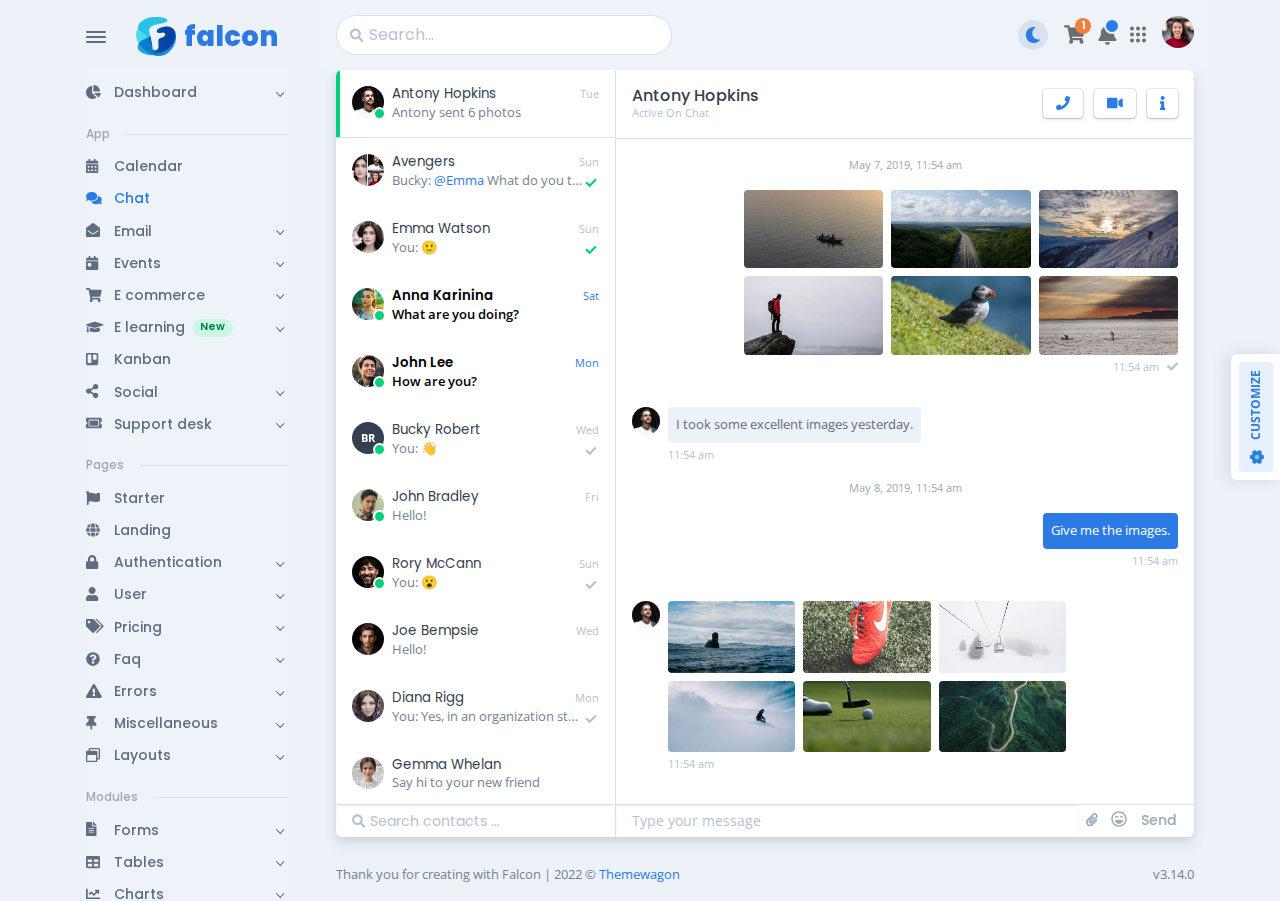
<file: app/chat.html>
<!DOCTYPE html>
<html lang="en-US" dir="ltr">

  <head>
    <meta charset="utf-8">
    <meta http-equiv="X-UA-Compatible" content="IE=edge">
    <meta name="viewport" content="width=device-width, initial-scale=1">


    <!-- ===============================================-->
    <!--    Document Title-->
    <!-- ===============================================-->
    <title>Falcon | Dashboard &amp; Web App Template</title>


    <!-- ===============================================-->
    <!--    Favicons-->
    <!-- ===============================================-->
    <link rel="apple-touch-icon" sizes="180x180" href="../assets/img/favicons/apple-touch-icon.png">
    <link rel="icon" type="image/png" sizes="32x32" href="../assets/img/favicons/favicon-32x32.png">
    <link rel="icon" type="image/png" sizes="16x16" href="../assets/img/favicons/favicon-16x16.png">
    <link rel="shortcut icon" type="image/x-icon" href="../assets/img/favicons/favicon.ico">
    <link rel="manifest" href="../assets/img/favicons/manifest.json">
    <meta name="msapplication-TileImage" content="../assets/img/favicons/mstile-150x150.png">
    <meta name="theme-color" content="#ffffff">
    <script src="../assets/js/config.js"></script>
    <script src="../vendors/simplebar/simplebar.min.js"></script>


    <!-- ===============================================-->
    <!--    Stylesheets-->
    <!-- ===============================================-->
    <link href="../vendors/glightbox/glightbox.min.css" rel="stylesheet">
    <link rel="preconnect" href="https://fonts.gstatic.com">
    <link href="https://fonts.googleapis.com/css?family=Open+Sans:300,400,500,600,700%7cPoppins:300,400,500,600,700,800,900&amp;display=swap" rel="stylesheet">
    <link href="../vendors/simplebar/simplebar.min.css" rel="stylesheet">
    <link href="../assets/css/theme-rtl.min.css" rel="stylesheet" id="style-rtl">
    <link href="../assets/css/theme.min.css" rel="stylesheet" id="style-default">
    <link href="../assets/css/user-rtl.min.css" rel="stylesheet" id="user-style-rtl">
    <link href="../assets/css/user.min.css" rel="stylesheet" id="user-style-default">
    <script>
      var isRTL = JSON.parse(localStorage.getItem('isRTL'));
      if (isRTL) {
        var linkDefault = document.getElementById('style-default');
        var userLinkDefault = document.getElementById('user-style-default');
        linkDefault.setAttribute('disabled', true);
        userLinkDefault.setAttribute('disabled', true);
        document.querySelector('html').setAttribute('dir', 'rtl');
      } else {
        var linkRTL = document.getElementById('style-rtl');
        var userLinkRTL = document.getElementById('user-style-rtl');
        linkRTL.setAttribute('disabled', true);
        userLinkRTL.setAttribute('disabled', true);
      }
    </script>
  </head>


  <body class="overflow-hidden">

    <!-- ===============================================-->
    <!--    Main Content-->
    <!-- ===============================================-->
    <main class="main" id="top">
      <div class="container" data-layout="container">
        <script>
          var isFluid = JSON.parse(localStorage.getItem('isFluid'));
          if (isFluid) {
            var container = document.querySelector('[data-layout]');
            container.classList.remove('container');
            container.classList.add('container-fluid');
          }
        </script>
        <nav class="navbar navbar-light navbar-vertical navbar-expand-xl">
          <script>
            var navbarStyle = localStorage.getItem("navbarStyle");
            if (navbarStyle && navbarStyle !== 'transparent') {
              document.querySelector('.navbar-vertical').classList.add(`navbar-${navbarStyle}`);
            }
          </script>
          <div class="d-flex align-items-center">
            <div class="toggle-icon-wrapper">

              <button class="btn navbar-toggler-humburger-icon navbar-vertical-toggle" data-bs-toggle="tooltip" data-bs-placement="left" title="Toggle Navigation"><span class="navbar-toggle-icon"><span class="toggle-line"></span></span></button>

            </div><a class="navbar-brand" href="../index.html">
              <div class="d-flex align-items-center py-3"><img class="me-2" src="../assets/img/icons/spot-illustrations/falcon.png" alt="" width="40" /><span class="font-sans-serif">falcon</span>
              </div>
            </a>
          </div>
          <div class="collapse navbar-collapse" id="navbarVerticalCollapse">
            <div class="navbar-vertical-content scrollbar">
              <ul class="navbar-nav flex-column mb-3" id="navbarVerticalNav">
                <li class="nav-item">
                  <!-- parent pages--><a class="nav-link dropdown-indicator" href="#dashboard" role="button" data-bs-toggle="collapse" aria-expanded="false" aria-controls="dashboard">
                    <div class="d-flex align-items-center"><span class="nav-link-icon"><span class="fas fa-chart-pie"></span></span><span class="nav-link-text ps-1">Dashboard</span>
                    </div>
                  </a>
                  <ul class="nav collapse" id="dashboard">
                    <li class="nav-item"><a class="nav-link" href="../index.html">
                        <div class="d-flex align-items-center"><span class="nav-link-text ps-1">Default</span>
                        </div>
                      </a>
                      <!-- more inner pages-->
                    </li>
                    <li class="nav-item"><a class="nav-link" href="../dashboard/analytics.html">
                        <div class="d-flex align-items-center"><span class="nav-link-text ps-1">Analytics</span>
                        </div>
                      </a>
                      <!-- more inner pages-->
                    </li>
                    <li class="nav-item"><a class="nav-link" href="../dashboard/crm.html">
                        <div class="d-flex align-items-center"><span class="nav-link-text ps-1">CRM</span>
                        </div>
                      </a>
                      <!-- more inner pages-->
                    </li>
                    <li class="nav-item"><a class="nav-link" href="../dashboard/e-commerce.html">
                        <div class="d-flex align-items-center"><span class="nav-link-text ps-1">E commerce</span>
                        </div>
                      </a>
                      <!-- more inner pages-->
                    </li>
                    <li class="nav-item"><a class="nav-link" href="../dashboard/lms.html">
                        <div class="d-flex align-items-center"><span class="nav-link-text ps-1">LMS</span><span class="badge rounded-pill ms-2 badge-soft-success">New</span>
                        </div>
                      </a>
                      <!-- more inner pages-->
                    </li>
                    <li class="nav-item"><a class="nav-link" href="../dashboard/project-management.html">
                        <div class="d-flex align-items-center"><span class="nav-link-text ps-1">Management</span>
                        </div>
                      </a>
                      <!-- more inner pages-->
                    </li>
                    <li class="nav-item"><a class="nav-link" href="../dashboard/saas.html">
                        <div class="d-flex align-items-center"><span class="nav-link-text ps-1">SaaS</span>
                        </div>
                      </a>
                      <!-- more inner pages-->
                    </li>
                    <li class="nav-item"><a class="nav-link" href="../dashboard/support-desk.html">
                        <div class="d-flex align-items-center"><span class="nav-link-text ps-1">Support desk</span><span class="badge rounded-pill ms-2 badge-soft-success">New</span>
                        </div>
                      </a>
                      <!-- more inner pages-->
                    </li>
                  </ul>
                </li>
                <li class="nav-item">
                  <!-- label-->
                  <div class="row navbar-vertical-label-wrapper mt-3 mb-2">
                    <div class="col-auto navbar-vertical-label">App
                    </div>
                    <div class="col ps-0">
                      <hr class="mb-0 navbar-vertical-divider" />
                    </div>
                  </div>
                  <!-- parent pages--><a class="nav-link" href="../app/calendar.html" role="button">
                    <div class="d-flex align-items-center"><span class="nav-link-icon"><span class="fas fa-calendar-alt"></span></span><span class="nav-link-text ps-1">Calendar</span>
                    </div>
                  </a>
                  <!-- parent pages--><a class="nav-link active" href="../app/chat.html" role="button">
                    <div class="d-flex align-items-center"><span class="nav-link-icon"><span class="fas fa-comments"></span></span><span class="nav-link-text ps-1">Chat</span>
                    </div>
                  </a>
                  <!-- parent pages--><a class="nav-link dropdown-indicator" href="#email" role="button" data-bs-toggle="collapse" aria-expanded="false" aria-controls="email">
                    <div class="d-flex align-items-center"><span class="nav-link-icon"><span class="fas fa-envelope-open"></span></span><span class="nav-link-text ps-1">Email</span>
                    </div>
                  </a>
                  <ul class="nav collapse" id="email">
                    <li class="nav-item"><a class="nav-link" href="../app/email/inbox.html">
                        <div class="d-flex align-items-center"><span class="nav-link-text ps-1">Inbox</span>
                        </div>
                      </a>
                      <!-- more inner pages-->
                    </li>
                    <li class="nav-item"><a class="nav-link" href="../app/email/email-detail.html">
                        <div class="d-flex align-items-center"><span class="nav-link-text ps-1">Email detail</span>
                        </div>
                      </a>
                      <!-- more inner pages-->
                    </li>
                    <li class="nav-item"><a class="nav-link" href="../app/email/compose.html">
                        <div class="d-flex align-items-center"><span class="nav-link-text ps-1">Compose</span>
                        </div>
                      </a>
                      <!-- more inner pages-->
                    </li>
                  </ul>
                  <!-- parent pages--><a class="nav-link dropdown-indicator" href="#events" role="button" data-bs-toggle="collapse" aria-expanded="false" aria-controls="events">
                    <div class="d-flex align-items-center"><span class="nav-link-icon"><span class="fas fa-calendar-day"></span></span><span class="nav-link-text ps-1">Events</span>
                    </div>
                  </a>
                  <ul class="nav collapse" id="events">
                    <li class="nav-item"><a class="nav-link" href="../app/events/create-an-event.html">
                        <div class="d-flex align-items-center"><span class="nav-link-text ps-1">Create an event</span>
                        </div>
                      </a>
                      <!-- more inner pages-->
                    </li>
                    <li class="nav-item"><a class="nav-link" href="../app/events/event-detail.html">
                        <div class="d-flex align-items-center"><span class="nav-link-text ps-1">Event detail</span>
                        </div>
                      </a>
                      <!-- more inner pages-->
                    </li>
                    <li class="nav-item"><a class="nav-link" href="../app/events/event-list.html">
                        <div class="d-flex align-items-center"><span class="nav-link-text ps-1">Event list</span>
                        </div>
                      </a>
                      <!-- more inner pages-->
                    </li>
                  </ul>
                  <!-- parent pages--><a class="nav-link dropdown-indicator" href="#e-commerce" role="button" data-bs-toggle="collapse" aria-expanded="false" aria-controls="e-commerce">
                    <div class="d-flex align-items-center"><span class="nav-link-icon"><span class="fas fa-shopping-cart"></span></span><span class="nav-link-text ps-1">E commerce</span>
                    </div>
                  </a>
                  <ul class="nav collapse" id="e-commerce">
                    <li class="nav-item"><a class="nav-link dropdown-indicator" href="#product" data-bs-toggle="collapse" aria-expanded="false" aria-controls="e-commerce">
                        <div class="d-flex align-items-center"><span class="nav-link-text ps-1">Product</span>
                        </div>
                      </a>
                      <!-- more inner pages-->
                      <ul class="nav collapse" id="product">
                        <li class="nav-item"><a class="nav-link" href="../app/e-commerce/product/product-list.html">
                            <div class="d-flex align-items-center"><span class="nav-link-text ps-1">Product list</span>
                            </div>
                          </a>
                          <!-- more inner pages-->
                        </li>
                        <li class="nav-item"><a class="nav-link" href="../app/e-commerce/product/product-grid.html">
                            <div class="d-flex align-items-center"><span class="nav-link-text ps-1">Product grid</span>
                            </div>
                          </a>
                          <!-- more inner pages-->
                        </li>
                        <li class="nav-item"><a class="nav-link" href="../app/e-commerce/product/product-details.html">
                            <div class="d-flex align-items-center"><span class="nav-link-text ps-1">Product details</span>
                            </div>
                          </a>
                          <!-- more inner pages-->
                        </li>
                      </ul>
                    </li>
                    <li class="nav-item"><a class="nav-link dropdown-indicator" href="#orders" data-bs-toggle="collapse" aria-expanded="false" aria-controls="e-commerce">
                        <div class="d-flex align-items-center"><span class="nav-link-text ps-1">Orders</span>
                        </div>
                      </a>
                      <!-- more inner pages-->
                      <ul class="nav collapse" id="orders">
                        <li class="nav-item"><a class="nav-link" href="../app/e-commerce/orders/order-list.html">
                            <div class="d-flex align-items-center"><span class="nav-link-text ps-1">Order list</span>
                            </div>
                          </a>
                          <!-- more inner pages-->
                        </li>
                        <li class="nav-item"><a class="nav-link" href="../app/e-commerce/orders/order-details.html">
                            <div class="d-flex align-items-center"><span class="nav-link-text ps-1">Order details</span>
                            </div>
                          </a>
                          <!-- more inner pages-->
                        </li>
                      </ul>
                    </li>
                    <li class="nav-item"><a class="nav-link" href="../app/e-commerce/customers.html">
                        <div class="d-flex align-items-center"><span class="nav-link-text ps-1">Customers</span>
                        </div>
                      </a>
                      <!-- more inner pages-->
                    </li>
                    <li class="nav-item"><a class="nav-link" href="../app/e-commerce/customer-details.html">
                        <div class="d-flex align-items-center"><span class="nav-link-text ps-1">Customer details</span>
                        </div>
                      </a>
                      <!-- more inner pages-->
                    </li>
                    <li class="nav-item"><a class="nav-link" href="../app/e-commerce/shopping-cart.html">
                        <div class="d-flex align-items-center"><span class="nav-link-text ps-1">Shopping cart</span>
                        </div>
                      </a>
                      <!-- more inner pages-->
                    </li>
                    <li class="nav-item"><a class="nav-link" href="../app/e-commerce/checkout.html">
                        <div class="d-flex align-items-center"><span class="nav-link-text ps-1">Checkout</span>
                        </div>
                      </a>
                      <!-- more inner pages-->
                    </li>
                    <li class="nav-item"><a class="nav-link" href="../app/e-commerce/billing.html">
                        <div class="d-flex align-items-center"><span class="nav-link-text ps-1">Billing</span>
                        </div>
                      </a>
                      <!-- more inner pages-->
                    </li>
                    <li class="nav-item"><a class="nav-link" href="../app/e-commerce/invoice.html">
                        <div class="d-flex align-items-center"><span class="nav-link-text ps-1">Invoice</span>
                        </div>
                      </a>
                      <!-- more inner pages-->
                    </li>
                  </ul>
                  <!-- parent pages--><a class="nav-link dropdown-indicator" href="#e-learning" role="button" data-bs-toggle="collapse" aria-expanded="false" aria-controls="e-learning">
                    <div class="d-flex align-items-center"><span class="nav-link-icon"><span class="fas fa-graduation-cap"></span></span><span class="nav-link-text ps-1">E learning</span><span class="badge rounded-pill ms-2 badge-soft-success">New</span>
                    </div>
                  </a>
                  <ul class="nav collapse" id="e-learning">
                    <li class="nav-item"><a class="nav-link dropdown-indicator" href="#course" data-bs-toggle="collapse" aria-expanded="false" aria-controls="e-learning">
                        <div class="d-flex align-items-center"><span class="nav-link-text ps-1">Course</span>
                        </div>
                      </a>
                      <!-- more inner pages-->
                      <ul class="nav collapse" id="course">
                        <li class="nav-item"><a class="nav-link" href="../app/e-learning/course/course-list.html">
                            <div class="d-flex align-items-center"><span class="nav-link-text ps-1">Course list</span>
                            </div>
                          </a>
                          <!-- more inner pages-->
                        </li>
                        <li class="nav-item"><a class="nav-link" href="../app/e-learning/course/course-grid.html">
                            <div class="d-flex align-items-center"><span class="nav-link-text ps-1">Course grid</span>
                            </div>
                          </a>
                          <!-- more inner pages-->
                        </li>
                        <li class="nav-item"><a class="nav-link" href="../app/e-learning/course/course-details.html">
                            <div class="d-flex align-items-center"><span class="nav-link-text ps-1">Course details</span>
                            </div>
                          </a>
                          <!-- more inner pages-->
                        </li>
                        <li class="nav-item"><a class="nav-link" href="../app/e-learning/course/create-a-course.html">
                            <div class="d-flex align-items-center"><span class="nav-link-text ps-1">Create a course</span>
                            </div>
                          </a>
                          <!-- more inner pages-->
                        </li>
                      </ul>
                    </li>
                    <li class="nav-item"><a class="nav-link" href="../app/e-learning/student-overview.html">
                        <div class="d-flex align-items-center"><span class="nav-link-text ps-1">Student overview</span>
                        </div>
                      </a>
                      <!-- more inner pages-->
                    </li>
                    <li class="nav-item"><a class="nav-link" href="../app/e-learning/trainer-profile.html">
                        <div class="d-flex align-items-center"><span class="nav-link-text ps-1">Trainer profile</span>
                        </div>
                      </a>
                      <!-- more inner pages-->
                    </li>
                  </ul>
                  <!-- parent pages--><a class="nav-link" href="../app/kanban.html" role="button">
                    <div class="d-flex align-items-center"><span class="nav-link-icon"><span class="fab fa-trello"></span></span><span class="nav-link-text ps-1">Kanban</span>
                    </div>
                  </a>
                  <!-- parent pages--><a class="nav-link dropdown-indicator" href="#social" role="button" data-bs-toggle="collapse" aria-expanded="false" aria-controls="social">
                    <div class="d-flex align-items-center"><span class="nav-link-icon"><span class="fas fa-share-alt"></span></span><span class="nav-link-text ps-1">Social</span>
                    </div>
                  </a>
                  <ul class="nav collapse" id="social">
                    <li class="nav-item"><a class="nav-link" href="../app/social/feed.html">
                        <div class="d-flex align-items-center"><span class="nav-link-text ps-1">Feed</span>
                        </div>
                      </a>
                      <!-- more inner pages-->
                    </li>
                    <li class="nav-item"><a class="nav-link" href="../app/social/activity-log.html">
                        <div class="d-flex align-items-center"><span class="nav-link-text ps-1">Activity log</span>
                        </div>
                      </a>
                      <!-- more inner pages-->
                    </li>
                    <li class="nav-item"><a class="nav-link" href="../app/social/notifications.html">
                        <div class="d-flex align-items-center"><span class="nav-link-text ps-1">Notifications</span>
                        </div>
                      </a>
                      <!-- more inner pages-->
                    </li>
                    <li class="nav-item"><a class="nav-link" href="../app/social/followers.html">
                        <div class="d-flex align-items-center"><span class="nav-link-text ps-1">Followers</span>
                        </div>
                      </a>
                      <!-- more inner pages-->
                    </li>
                  </ul>
                  <!-- parent pages--><a class="nav-link dropdown-indicator" href="#support-desk" role="button" data-bs-toggle="collapse" aria-expanded="false" aria-controls="support-desk">
                    <div class="d-flex align-items-center"><span class="nav-link-icon"><span class="fas fa-ticket-alt"></span></span><span class="nav-link-text ps-1">Support desk</span>
                    </div>
                  </a>
                  <ul class="nav collapse" id="support-desk">
                    <li class="nav-item"><a class="nav-link" href="../app/support-desk/table-view.html">
                        <div class="d-flex align-items-center"><span class="nav-link-text ps-1">Table view</span>
                        </div>
                      </a>
                      <!-- more inner pages-->
                    </li>
                    <li class="nav-item"><a class="nav-link" href="../app/support-desk/card-view.html">
                        <div class="d-flex align-items-center"><span class="nav-link-text ps-1">Card view</span>
                        </div>
                      </a>
                      <!-- more inner pages-->
                    </li>
                    <li class="nav-item"><a class="nav-link" href="../app/support-desk/contacts.html">
                        <div class="d-flex align-items-center"><span class="nav-link-text ps-1">Contacts</span>
                        </div>
                      </a>
                      <!-- more inner pages-->
                    </li>
                    <li class="nav-item"><a class="nav-link" href="../app/support-desk/contact-details.html">
                        <div class="d-flex align-items-center"><span class="nav-link-text ps-1">Contact details</span>
                        </div>
                      </a>
                      <!-- more inner pages-->
                    </li>
                    <li class="nav-item"><a class="nav-link" href="../app/support-desk/tickets-preview.html">
                        <div class="d-flex align-items-center"><span class="nav-link-text ps-1">Tickets preview</span>
                        </div>
                      </a>
                      <!-- more inner pages-->
                    </li>
                    <li class="nav-item"><a class="nav-link" href="../app/support-desk/quick-links.html">
                        <div class="d-flex align-items-center"><span class="nav-link-text ps-1">Quick links</span>
                        </div>
                      </a>
                      <!-- more inner pages-->
                    </li>
                    <li class="nav-item"><a class="nav-link" href="../app/support-desk/reports.html">
                        <div class="d-flex align-items-center"><span class="nav-link-text ps-1">Reports</span>
                        </div>
                      </a>
                      <!-- more inner pages-->
                    </li>
                  </ul>
                </li>
                <li class="nav-item">
                  <!-- label-->
                  <div class="row navbar-vertical-label-wrapper mt-3 mb-2">
                    <div class="col-auto navbar-vertical-label">Pages
                    </div>
                    <div class="col ps-0">
                      <hr class="mb-0 navbar-vertical-divider" />
                    </div>
                  </div>
                  <!-- parent pages--><a class="nav-link" href="../pages/starter.html" role="button">
                    <div class="d-flex align-items-center"><span class="nav-link-icon"><span class="fas fa-flag"></span></span><span class="nav-link-text ps-1">Starter</span>
                    </div>
                  </a>
                  <!-- parent pages--><a class="nav-link" href="../pages/landing.html" role="button">
                    <div class="d-flex align-items-center"><span class="nav-link-icon"><span class="fas fa-globe"></span></span><span class="nav-link-text ps-1">Landing</span>
                    </div>
                  </a>
                  <!-- parent pages--><a class="nav-link dropdown-indicator" href="#authentication" role="button" data-bs-toggle="collapse" aria-expanded="false" aria-controls="authentication">
                    <div class="d-flex align-items-center"><span class="nav-link-icon"><span class="fas fa-lock"></span></span><span class="nav-link-text ps-1">Authentication</span>
                    </div>
                  </a>
                  <ul class="nav collapse" id="authentication">
                    <li class="nav-item"><a class="nav-link dropdown-indicator" href="#simple" data-bs-toggle="collapse" aria-expanded="false" aria-controls="authentication">
                        <div class="d-flex align-items-center"><span class="nav-link-text ps-1">Simple</span>
                        </div>
                      </a>
                      <!-- more inner pages-->
                      <ul class="nav collapse" id="simple">
                        <li class="nav-item"><a class="nav-link" href="../pages/authentication/simple/login.html">
                            <div class="d-flex align-items-center"><span class="nav-link-text ps-1">Login</span>
                            </div>
                          </a>
                          <!-- more inner pages-->
                        </li>
                        <li class="nav-item"><a class="nav-link" href="../pages/authentication/simple/logout.html">
                            <div class="d-flex align-items-center"><span class="nav-link-text ps-1">Logout</span>
                            </div>
                          </a>
                          <!-- more inner pages-->
                        </li>
                        <li class="nav-item"><a class="nav-link" href="../pages/authentication/simple/register.html">
                            <div class="d-flex align-items-center"><span class="nav-link-text ps-1">Register</span>
                            </div>
                          </a>
                          <!-- more inner pages-->
                        </li>
                        <li class="nav-item"><a class="nav-link" href="../pages/authentication/simple/forgot-password.html">
                            <div class="d-flex align-items-center"><span class="nav-link-text ps-1">Forgot password</span>
                            </div>
                          </a>
                          <!-- more inner pages-->
                        </li>
                        <li class="nav-item"><a class="nav-link" href="../pages/authentication/simple/confirm-mail.html">
                            <div class="d-flex align-items-center"><span class="nav-link-text ps-1">Confirm mail</span>
                            </div>
                          </a>
                          <!-- more inner pages-->
                        </li>
                        <li class="nav-item"><a class="nav-link" href="../pages/authentication/simple/reset-password.html">
                            <div class="d-flex align-items-center"><span class="nav-link-text ps-1">Reset password</span>
                            </div>
                          </a>
                          <!-- more inner pages-->
                        </li>
                        <li class="nav-item"><a class="nav-link" href="../pages/authentication/simple/lock-screen.html">
                            <div class="d-flex align-items-center"><span class="nav-link-text ps-1">Lock screen</span>
                            </div>
                          </a>
                          <!-- more inner pages-->
                        </li>
                      </ul>
                    </li>
                    <li class="nav-item"><a class="nav-link dropdown-indicator" href="#card" data-bs-toggle="collapse" aria-expanded="false" aria-controls="authentication">
                        <div class="d-flex align-items-center"><span class="nav-link-text ps-1">Card</span>
                        </div>
                      </a>
                      <!-- more inner pages-->
                      <ul class="nav collapse" id="card">
                        <li class="nav-item"><a class="nav-link" href="../pages/authentication/card/login.html">
                            <div class="d-flex align-items-center"><span class="nav-link-text ps-1">Login</span>
                            </div>
                          </a>
                          <!-- more inner pages-->
                        </li>
                        <li class="nav-item"><a class="nav-link" href="../pages/authentication/card/logout.html">
                            <div class="d-flex align-items-center"><span class="nav-link-text ps-1">Logout</span>
                            </div>
                          </a>
                          <!-- more inner pages-->
                        </li>
                        <li class="nav-item"><a class="nav-link" href="../pages/authentication/card/register.html">
                            <div class="d-flex align-items-center"><span class="nav-link-text ps-1">Register</span>
                            </div>
                          </a>
                          <!-- more inner pages-->
                        </li>
                        <li class="nav-item"><a class="nav-link" href="../pages/authentication/card/forgot-password.html">
                            <div class="d-flex align-items-center"><span class="nav-link-text ps-1">Forgot password</span>
                            </div>
                          </a>
                          <!-- more inner pages-->
                        </li>
                        <li class="nav-item"><a class="nav-link" href="../pages/authentication/card/confirm-mail.html">
                            <div class="d-flex align-items-center"><span class="nav-link-text ps-1">Confirm mail</span>
                            </div>
                          </a>
                          <!-- more inner pages-->
                        </li>
                        <li class="nav-item"><a class="nav-link" href="../pages/authentication/card/reset-password.html">
                            <div class="d-flex align-items-center"><span class="nav-link-text ps-1">Reset password</span>
                            </div>
                          </a>
                          <!-- more inner pages-->
                        </li>
                        <li class="nav-item"><a class="nav-link" href="../pages/authentication/card/lock-screen.html">
                            <div class="d-flex align-items-center"><span class="nav-link-text ps-1">Lock screen</span>
                            </div>
                          </a>
                          <!-- more inner pages-->
                        </li>
                      </ul>
                    </li>
                    <li class="nav-item"><a class="nav-link dropdown-indicator" href="#split" data-bs-toggle="collapse" aria-expanded="false" aria-controls="authentication">
                        <div class="d-flex align-items-center"><span class="nav-link-text ps-1">Split</span>
                        </div>
                      </a>
                      <!-- more inner pages-->
                      <ul class="nav collapse" id="split">
                        <li class="nav-item"><a class="nav-link" href="../pages/authentication/split/login.html">
                            <div class="d-flex align-items-center"><span class="nav-link-text ps-1">Login</span>
                            </div>
                          </a>
                          <!-- more inner pages-->
                        </li>
                        <li class="nav-item"><a class="nav-link" href="../pages/authentication/split/logout.html">
                            <div class="d-flex align-items-center"><span class="nav-link-text ps-1">Logout</span>
                            </div>
                          </a>
                          <!-- more inner pages-->
                        </li>
                        <li class="nav-item"><a class="nav-link" href="../pages/authentication/split/register.html">
                            <div class="d-flex align-items-center"><span class="nav-link-text ps-1">Register</span>
                            </div>
                          </a>
                          <!-- more inner pages-->
                        </li>
                        <li class="nav-item"><a class="nav-link" href="../pages/authentication/split/forgot-password.html">
                            <div class="d-flex align-items-center"><span class="nav-link-text ps-1">Forgot password</span>
                            </div>
                          </a>
                          <!-- more inner pages-->
                        </li>
                        <li class="nav-item"><a class="nav-link" href="../pages/authentication/split/confirm-mail.html">
                            <div class="d-flex align-items-center"><span class="nav-link-text ps-1">Confirm mail</span>
                            </div>
                          </a>
                          <!-- more inner pages-->
                        </li>
                        <li class="nav-item"><a class="nav-link" href="../pages/authentication/split/reset-password.html">
                            <div class="d-flex align-items-center"><span class="nav-link-text ps-1">Reset password</span>
                            </div>
                          </a>
                          <!-- more inner pages-->
                        </li>
                        <li class="nav-item"><a class="nav-link" href="../pages/authentication/split/lock-screen.html">
                            <div class="d-flex align-items-center"><span class="nav-link-text ps-1">Lock screen</span>
                            </div>
                          </a>
                          <!-- more inner pages-->
                        </li>
                      </ul>
                    </li>
                    <li class="nav-item"><a class="nav-link" href="../pages/authentication/wizard.html">
                        <div class="d-flex align-items-center"><span class="nav-link-text ps-1">Wizard</span>
                        </div>
                      </a>
                      <!-- more inner pages-->
                    </li>
                    <li class="nav-item"><a class="nav-link" href="../#authentication-modal" data-bs-toggle="modal">
                        <div class="d-flex align-items-center"><span class="nav-link-text ps-1">Modal</span>
                        </div>
                      </a>
                      <!-- more inner pages-->
                    </li>
                  </ul>
                  <!-- parent pages--><a class="nav-link dropdown-indicator" href="#user" role="button" data-bs-toggle="collapse" aria-expanded="false" aria-controls="user">
                    <div class="d-flex align-items-center"><span class="nav-link-icon"><span class="fas fa-user"></span></span><span class="nav-link-text ps-1">User</span>
                    </div>
                  </a>
                  <ul class="nav collapse" id="user">
                    <li class="nav-item"><a class="nav-link" href="../pages/user/profile.html">
                        <div class="d-flex align-items-center"><span class="nav-link-text ps-1">Profile</span>
                        </div>
                      </a>
                      <!-- more inner pages-->
                    </li>
                    <li class="nav-item"><a class="nav-link" href="../pages/user/settings.html">
                        <div class="d-flex align-items-center"><span class="nav-link-text ps-1">Settings</span>
                        </div>
                      </a>
                      <!-- more inner pages-->
                    </li>
                  </ul>
                  <!-- parent pages--><a class="nav-link dropdown-indicator" href="#pricing" role="button" data-bs-toggle="collapse" aria-expanded="false" aria-controls="pricing">
                    <div class="d-flex align-items-center"><span class="nav-link-icon"><span class="fas fa-tags"></span></span><span class="nav-link-text ps-1">Pricing</span>
                    </div>
                  </a>
                  <ul class="nav collapse" id="pricing">
                    <li class="nav-item"><a class="nav-link" href="../pages/pricing/pricing-default.html">
                        <div class="d-flex align-items-center"><span class="nav-link-text ps-1">Pricing default</span>
                        </div>
                      </a>
                      <!-- more inner pages-->
                    </li>
                    <li class="nav-item"><a class="nav-link" href="../pages/pricing/pricing-alt.html">
                        <div class="d-flex align-items-center"><span class="nav-link-text ps-1">Pricing alt</span>
                        </div>
                      </a>
                      <!-- more inner pages-->
                    </li>
                  </ul>
                  <!-- parent pages--><a class="nav-link dropdown-indicator" href="#faq" role="button" data-bs-toggle="collapse" aria-expanded="false" aria-controls="faq">
                    <div class="d-flex align-items-center"><span class="nav-link-icon"><span class="fas fa-question-circle"></span></span><span class="nav-link-text ps-1">Faq</span>
                    </div>
                  </a>
                  <ul class="nav collapse" id="faq">
                    <li class="nav-item"><a class="nav-link" href="../pages/faq/faq-basic.html">
                        <div class="d-flex align-items-center"><span class="nav-link-text ps-1">Faq basic</span>
                        </div>
                      </a>
                      <!-- more inner pages-->
                    </li>
                    <li class="nav-item"><a class="nav-link" href="../pages/faq/faq-alt.html">
                        <div class="d-flex align-items-center"><span class="nav-link-text ps-1">Faq alt</span>
                        </div>
                      </a>
                      <!-- more inner pages-->
                    </li>
                    <li class="nav-item"><a class="nav-link" href="../pages/faq/faq-accordion.html">
                        <div class="d-flex align-items-center"><span class="nav-link-text ps-1">Faq accordion</span>
                        </div>
                      </a>
                      <!-- more inner pages-->
                    </li>
                  </ul>
                  <!-- parent pages--><a class="nav-link dropdown-indicator" href="#errors" role="button" data-bs-toggle="collapse" aria-expanded="false" aria-controls="errors">
                    <div class="d-flex align-items-center"><span class="nav-link-icon"><span class="fas fa-exclamation-triangle"></span></span><span class="nav-link-text ps-1">Errors</span>
                    </div>
                  </a>
                  <ul class="nav collapse" id="errors">
                    <li class="nav-item"><a class="nav-link" href="../pages/errors/404.html">
                        <div class="d-flex align-items-center"><span class="nav-link-text ps-1">404</span>
                        </div>
                      </a>
                      <!-- more inner pages-->
                    </li>
                    <li class="nav-item"><a class="nav-link" href="../pages/errors/500.html">
                        <div class="d-flex align-items-center"><span class="nav-link-text ps-1">500</span>
                        </div>
                      </a>
                      <!-- more inner pages-->
                    </li>
                  </ul>
                  <!-- parent pages--><a class="nav-link dropdown-indicator" href="#miscellaneous" role="button" data-bs-toggle="collapse" aria-expanded="false" aria-controls="miscellaneous">
                    <div class="d-flex align-items-center"><span class="nav-link-icon"><span class="fas fa-thumbtack"></span></span><span class="nav-link-text ps-1">Miscellaneous</span>
                    </div>
                  </a>
                  <ul class="nav collapse" id="miscellaneous">
                    <li class="nav-item"><a class="nav-link" href="../pages/miscellaneous/associations.html">
                        <div class="d-flex align-items-center"><span class="nav-link-text ps-1">Associations</span>
                        </div>
                      </a>
                      <!-- more inner pages-->
                    </li>
                    <li class="nav-item"><a class="nav-link" href="../pages/miscellaneous/invite-people.html">
                        <div class="d-flex align-items-center"><span class="nav-link-text ps-1">Invite people</span>
                        </div>
                      </a>
                      <!-- more inner pages-->
                    </li>
                    <li class="nav-item"><a class="nav-link" href="../pages/miscellaneous/privacy-policy.html">
                        <div class="d-flex align-items-center"><span class="nav-link-text ps-1">Privacy policy</span>
                        </div>
                      </a>
                      <!-- more inner pages-->
                    </li>
                  </ul>
                  <!-- parent pages--><a class="nav-link dropdown-indicator" href="#Layouts" role="button" data-bs-toggle="collapse" aria-expanded="false" aria-controls="Layouts">
                    <div class="d-flex align-items-center"><span class="nav-link-icon"><span class="far fa-window-restore"></span></span><span class="nav-link-text ps-1">Layouts</span>
                    </div>
                  </a>
                  <ul class="nav collapse" id="Layouts">
                    <li class="nav-item"><a class="nav-link" href="../demo/navbar-vertical.html" target="_blank">
                        <div class="d-flex align-items-center"><span class="nav-link-text ps-1">Navbar vertical</span>
                        </div>
                      </a>
                      <!-- more inner pages-->
                    </li>
                    <li class="nav-item"><a class="nav-link" href="../demo/navbar-top.html" target="_blank">
                        <div class="d-flex align-items-center"><span class="nav-link-text ps-1">Top nav</span>
                        </div>
                      </a>
                      <!-- more inner pages-->
                    </li>
                    <li class="nav-item"><a class="nav-link" href="../demo/navbar-double-top.html" target="_blank">
                        <div class="d-flex align-items-center"><span class="nav-link-text ps-1">Double top</span><span class="badge rounded-pill ms-2 badge-soft-success">New</span>
                        </div>
                      </a>
                      <!-- more inner pages-->
                    </li>
                    <li class="nav-item"><a class="nav-link" href="../demo/combo-nav.html" target="_blank">
                        <div class="d-flex align-items-center"><span class="nav-link-text ps-1">Combo nav</span>
                        </div>
                      </a>
                      <!-- more inner pages-->
                    </li>
                  </ul>
                </li>
                <li class="nav-item">
                  <!-- label-->
                  <div class="row navbar-vertical-label-wrapper mt-3 mb-2">
                    <div class="col-auto navbar-vertical-label">Modules
                    </div>
                    <div class="col ps-0">
                      <hr class="mb-0 navbar-vertical-divider" />
                    </div>
                  </div>
                  <!-- parent pages--><a class="nav-link dropdown-indicator" href="#forms" role="button" data-bs-toggle="collapse" aria-expanded="false" aria-controls="forms">
                    <div class="d-flex align-items-center"><span class="nav-link-icon"><span class="fas fa-file-alt"></span></span><span class="nav-link-text ps-1">Forms</span>
                    </div>
                  </a>
                  <ul class="nav collapse" id="forms">
                    <li class="nav-item"><a class="nav-link dropdown-indicator" href="#basic" data-bs-toggle="collapse" aria-expanded="false" aria-controls="forms">
                        <div class="d-flex align-items-center"><span class="nav-link-text ps-1">Basic</span>
                        </div>
                      </a>
                      <!-- more inner pages-->
                      <ul class="nav collapse" id="basic">
                        <li class="nav-item"><a class="nav-link" href="../modules/forms/basic/form-control.html">
                            <div class="d-flex align-items-center"><span class="nav-link-text ps-1">Form control</span>
                            </div>
                          </a>
                          <!-- more inner pages-->
                        </li>
                        <li class="nav-item"><a class="nav-link" href="../modules/forms/basic/input-group.html">
                            <div class="d-flex align-items-center"><span class="nav-link-text ps-1">Input group</span>
                            </div>
                          </a>
                          <!-- more inner pages-->
                        </li>
                        <li class="nav-item"><a class="nav-link" href="../modules/forms/basic/select.html">
                            <div class="d-flex align-items-center"><span class="nav-link-text ps-1">Select</span>
                            </div>
                          </a>
                          <!-- more inner pages-->
                        </li>
                        <li class="nav-item"><a class="nav-link" href="../modules/forms/basic/checks.html">
                            <div class="d-flex align-items-center"><span class="nav-link-text ps-1">Checks</span>
                            </div>
                          </a>
                          <!-- more inner pages-->
                        </li>
                        <li class="nav-item"><a class="nav-link" href="../modules/forms/basic/range.html">
                            <div class="d-flex align-items-center"><span class="nav-link-text ps-1">Range</span>
                            </div>
                          </a>
                          <!-- more inner pages-->
                        </li>
                        <li class="nav-item"><a class="nav-link" href="../modules/forms/basic/layout.html">
                            <div class="d-flex align-items-center"><span class="nav-link-text ps-1">Layout</span>
                            </div>
                          </a>
                          <!-- more inner pages-->
                        </li>
                      </ul>
                    </li>
                    <li class="nav-item"><a class="nav-link dropdown-indicator" href="#advance" data-bs-toggle="collapse" aria-expanded="false" aria-controls="forms">
                        <div class="d-flex align-items-center"><span class="nav-link-text ps-1">Advance</span>
                        </div>
                      </a>
                      <!-- more inner pages-->
                      <ul class="nav collapse" id="advance">
                        <li class="nav-item"><a class="nav-link" href="../modules/forms/advance/advance-select.html">
                            <div class="d-flex align-items-center"><span class="nav-link-text ps-1">Advance select</span>
                            </div>
                          </a>
                          <!-- more inner pages-->
                        </li>
                        <li class="nav-item"><a class="nav-link" href="../modules/forms/advance/date-picker.html">
                            <div class="d-flex align-items-center"><span class="nav-link-text ps-1">Date picker</span>
                            </div>
                          </a>
                          <!-- more inner pages-->
                        </li>
                        <li class="nav-item"><a class="nav-link" href="../modules/forms/advance/editor.html">
                            <div class="d-flex align-items-center"><span class="nav-link-text ps-1">Editor</span>
                            </div>
                          </a>
                          <!-- more inner pages-->
                        </li>
                        <li class="nav-item"><a class="nav-link" href="../modules/forms/advance/emoji-button.html">
                            <div class="d-flex align-items-center"><span class="nav-link-text ps-1">Emoji button</span>
                            </div>
                          </a>
                          <!-- more inner pages-->
                        </li>
                        <li class="nav-item"><a class="nav-link" href="../modules/forms/advance/file-uploader.html">
                            <div class="d-flex align-items-center"><span class="nav-link-text ps-1">File uploader</span>
                            </div>
                          </a>
                          <!-- more inner pages-->
                        </li>
                        <li class="nav-item"><a class="nav-link" href="../modules/forms/advance/rating.html">
                            <div class="d-flex align-items-center"><span class="nav-link-text ps-1">Rating</span>
                            </div>
                          </a>
                          <!-- more inner pages-->
                        </li>
                      </ul>
                    </li>
                    <li class="nav-item"><a class="nav-link" href="../modules/forms/floating-labels.html">
                        <div class="d-flex align-items-center"><span class="nav-link-text ps-1">Floating labels</span>
                        </div>
                      </a>
                      <!-- more inner pages-->
                    </li>
                    <li class="nav-item"><a class="nav-link" href="../modules/forms/wizard.html">
                        <div class="d-flex align-items-center"><span class="nav-link-text ps-1">Wizard</span>
                        </div>
                      </a>
                      <!-- more inner pages-->
                    </li>
                    <li class="nav-item"><a class="nav-link" href="../modules/forms/validation.html">
                        <div class="d-flex align-items-center"><span class="nav-link-text ps-1">Validation</span>
                        </div>
                      </a>
                      <!-- more inner pages-->
                    </li>
                  </ul>
                  <!-- parent pages--><a class="nav-link dropdown-indicator" href="#tables" role="button" data-bs-toggle="collapse" aria-expanded="false" aria-controls="tables">
                    <div class="d-flex align-items-center"><span class="nav-link-icon"><span class="fas fa-table"></span></span><span class="nav-link-text ps-1">Tables</span>
                    </div>
                  </a>
                  <ul class="nav collapse" id="tables">
                    <li class="nav-item"><a class="nav-link" href="../modules/tables/basic-tables.html">
                        <div class="d-flex align-items-center"><span class="nav-link-text ps-1">Basic tables</span>
                        </div>
                      </a>
                      <!-- more inner pages-->
                    </li>
                    <li class="nav-item"><a class="nav-link" href="../modules/tables/advance-tables.html">
                        <div class="d-flex align-items-center"><span class="nav-link-text ps-1">Advance tables</span>
                        </div>
                      </a>
                      <!-- more inner pages-->
                    </li>
                    <li class="nav-item"><a class="nav-link" href="../modules/tables/bulk-select.html">
                        <div class="d-flex align-items-center"><span class="nav-link-text ps-1">Bulk select</span>
                        </div>
                      </a>
                      <!-- more inner pages-->
                    </li>
                  </ul>
                  <!-- parent pages--><a class="nav-link dropdown-indicator" href="#charts" role="button" data-bs-toggle="collapse" aria-expanded="false" aria-controls="charts">
                    <div class="d-flex align-items-center"><span class="nav-link-icon"><span class="fas fa-chart-line"></span></span><span class="nav-link-text ps-1">Charts</span>
                    </div>
                  </a>
                  <ul class="nav collapse" id="charts">
                    <li class="nav-item"><a class="nav-link" href="../modules/charts/chartjs.html">
                        <div class="d-flex align-items-center"><span class="nav-link-text ps-1">Chartjs</span>
                        </div>
                      </a>
                      <!-- more inner pages-->
                    </li>
                    <li class="nav-item"><a class="nav-link" href="../modules/charts/d3js.html">
                        <div class="d-flex align-items-center"><span class="nav-link-text ps-1">D3js</span><span class="badge rounded-pill ms-2 badge-soft-success">New</span>
                        </div>
                      </a>
                      <!-- more inner pages-->
                    </li>
                    <li class="nav-item"><a class="nav-link dropdown-indicator" href="#eCharts" data-bs-toggle="collapse" aria-expanded="false" aria-controls="charts">
                        <div class="d-flex align-items-center"><span class="nav-link-text ps-1">ECharts</span>
                        </div>
                      </a>
                      <!-- more inner pages-->
                      <ul class="nav collapse" id="eCharts">
                        <li class="nav-item"><a class="nav-link" href="../modules/charts/echarts/line-charts.html">
                            <div class="d-flex align-items-center"><span class="nav-link-text ps-1">Line charts</span>
                            </div>
                          </a>
                          <!-- more inner pages-->
                        </li>
                        <li class="nav-item"><a class="nav-link" href="../modules/charts/echarts/bar-charts.html">
                            <div class="d-flex align-items-center"><span class="nav-link-text ps-1">Bar charts</span>
                            </div>
                          </a>
                          <!-- more inner pages-->
                        </li>
                        <li class="nav-item"><a class="nav-link" href="../modules/charts/echarts/candlestick-charts.html">
                            <div class="d-flex align-items-center"><span class="nav-link-text ps-1">Candlestick charts</span>
                            </div>
                          </a>
                          <!-- more inner pages-->
                        </li>
                        <li class="nav-item"><a class="nav-link" href="../modules/charts/echarts/geo-map.html">
                            <div class="d-flex align-items-center"><span class="nav-link-text ps-1">Geo map</span>
                            </div>
                          </a>
                          <!-- more inner pages-->
                        </li>
                        <li class="nav-item"><a class="nav-link" href="../modules/charts/echarts/scatter-charts.html">
                            <div class="d-flex align-items-center"><span class="nav-link-text ps-1">Scatter charts</span>
                            </div>
                          </a>
                          <!-- more inner pages-->
                        </li>
                        <li class="nav-item"><a class="nav-link" href="../modules/charts/echarts/pie-charts.html">
                            <div class="d-flex align-items-center"><span class="nav-link-text ps-1">Pie charts</span>
                            </div>
                          </a>
                          <!-- more inner pages-->
                        </li>
                        <li class="nav-item"><a class="nav-link" href="../modules/charts/echarts/gauge-charts.html">
                            <div class="d-flex align-items-center"><span class="nav-link-text ps-1">Gauge charts</span>
                            </div>
                          </a>
                          <!-- more inner pages-->
                        </li>
                        <li class="nav-item"><a class="nav-link" href="../modules/charts/echarts/radar-charts.html">
                            <div class="d-flex align-items-center"><span class="nav-link-text ps-1">Radar charts</span>
                            </div>
                          </a>
                          <!-- more inner pages-->
                        </li>
                        <li class="nav-item"><a class="nav-link" href="../modules/charts/echarts/heatmap-charts.html">
                            <div class="d-flex align-items-center"><span class="nav-link-text ps-1">Heatmap charts</span>
                            </div>
                          </a>
                          <!-- more inner pages-->
                        </li>
                        <li class="nav-item"><a class="nav-link" href="../modules/charts/echarts/how-to-use.html">
                            <div class="d-flex align-items-center"><span class="nav-link-text ps-1">How to use</span>
                            </div>
                          </a>
                          <!-- more inner pages-->
                        </li>
                      </ul>
                    </li>
                  </ul>
                  <!-- parent pages--><a class="nav-link dropdown-indicator" href="#icons" role="button" data-bs-toggle="collapse" aria-expanded="false" aria-controls="icons">
                    <div class="d-flex align-items-center"><span class="nav-link-icon"><span class="fas fa-shapes"></span></span><span class="nav-link-text ps-1">Icons</span>
                    </div>
                  </a>
                  <ul class="nav collapse" id="icons">
                    <li class="nav-item"><a class="nav-link" href="../modules/icons/font-awesome.html">
                        <div class="d-flex align-items-center"><span class="nav-link-text ps-1">Font awesome</span>
                        </div>
                      </a>
                      <!-- more inner pages-->
                    </li>
                    <li class="nav-item"><a class="nav-link" href="../modules/icons/bootstrap-icons.html">
                        <div class="d-flex align-items-center"><span class="nav-link-text ps-1">Bootstrap icons</span>
                        </div>
                      </a>
                      <!-- more inner pages-->
                    </li>
                    <li class="nav-item"><a class="nav-link" href="../modules/icons/feather.html">
                        <div class="d-flex align-items-center"><span class="nav-link-text ps-1">Feather</span>
                        </div>
                      </a>
                      <!-- more inner pages-->
                    </li>
                    <li class="nav-item"><a class="nav-link" href="../modules/icons/material-icons.html">
                        <div class="d-flex align-items-center"><span class="nav-link-text ps-1">Material icons</span>
                        </div>
                      </a>
                      <!-- more inner pages-->
                    </li>
                  </ul>
                  <!-- parent pages--><a class="nav-link dropdown-indicator" href="#maps" role="button" data-bs-toggle="collapse" aria-expanded="false" aria-controls="maps">
                    <div class="d-flex align-items-center"><span class="nav-link-icon"><span class="fas fa-map"></span></span><span class="nav-link-text ps-1">Maps</span>
                    </div>
                  </a>
                  <ul class="nav collapse" id="maps">
                    <li class="nav-item"><a class="nav-link" href="../modules/maps/google-map.html">
                        <div class="d-flex align-items-center"><span class="nav-link-text ps-1">Google map</span>
                        </div>
                      </a>
                      <!-- more inner pages-->
                    </li>
                    <li class="nav-item"><a class="nav-link" href="../modules/maps/leaflet-map.html">
                        <div class="d-flex align-items-center"><span class="nav-link-text ps-1">Leaflet map</span>
                        </div>
                      </a>
                      <!-- more inner pages-->
                    </li>
                  </ul>
                  <!-- parent pages--><a class="nav-link dropdown-indicator" href="#components" role="button" data-bs-toggle="collapse" aria-expanded="false" aria-controls="components">
                    <div class="d-flex align-items-center"><span class="nav-link-icon"><span class="fas fa-puzzle-piece"></span></span><span class="nav-link-text ps-1">Components</span>
                    </div>
                  </a>
                  <ul class="nav collapse" id="components">
                    <li class="nav-item"><a class="nav-link" href="../modules/components/accordion.html">
                        <div class="d-flex align-items-center"><span class="nav-link-text ps-1">Accordion</span>
                        </div>
                      </a>
                      <!-- more inner pages-->
                    </li>
                    <li class="nav-item"><a class="nav-link" href="../modules/components/alerts.html">
                        <div class="d-flex align-items-center"><span class="nav-link-text ps-1">Alerts</span>
                        </div>
                      </a>
                      <!-- more inner pages-->
                    </li>
                    <li class="nav-item"><a class="nav-link" href="../modules/components/anchor.html">
                        <div class="d-flex align-items-center"><span class="nav-link-text ps-1">Anchor</span>
                        </div>
                      </a>
                      <!-- more inner pages-->
                    </li>
                    <li class="nav-item"><a class="nav-link" href="../modules/components/animated-icons.html">
                        <div class="d-flex align-items-center"><span class="nav-link-text ps-1">Animated icons</span>
                        </div>
                      </a>
                      <!-- more inner pages-->
                    </li>
                    <li class="nav-item"><a class="nav-link" href="../modules/components/background.html">
                        <div class="d-flex align-items-center"><span class="nav-link-text ps-1">Background</span>
                        </div>
                      </a>
                      <!-- more inner pages-->
                    </li>
                    <li class="nav-item"><a class="nav-link" href="../modules/components/badges.html">
                        <div class="d-flex align-items-center"><span class="nav-link-text ps-1">Badges</span>
                        </div>
                      </a>
                      <!-- more inner pages-->
                    </li>
                    <li class="nav-item"><a class="nav-link" href="../modules/components/bottom-bar.html">
                        <div class="d-flex align-items-center"><span class="nav-link-text ps-1">Bottom bar</span><span class="badge rounded-pill ms-2 badge-soft-success">New</span>
                        </div>
                      </a>
                      <!-- more inner pages-->
                    </li>
                    <li class="nav-item"><a class="nav-link" href="../modules/components/breadcrumbs.html">
                        <div class="d-flex align-items-center"><span class="nav-link-text ps-1">Breadcrumbs</span>
                        </div>
                      </a>
                      <!-- more inner pages-->
                    </li>
                    <li class="nav-item"><a class="nav-link" href="../modules/components/buttons.html">
                        <div class="d-flex align-items-center"><span class="nav-link-text ps-1">Buttons</span>
                        </div>
                      </a>
                      <!-- more inner pages-->
                    </li>
                    <li class="nav-item"><a class="nav-link" href="../modules/components/calendar.html">
                        <div class="d-flex align-items-center"><span class="nav-link-text ps-1">Calendar</span>
                        </div>
                      </a>
                      <!-- more inner pages-->
                    </li>
                    <li class="nav-item"><a class="nav-link" href="../modules/components/cards.html">
                        <div class="d-flex align-items-center"><span class="nav-link-text ps-1">Cards</span>
                        </div>
                      </a>
                      <!-- more inner pages-->
                    </li>
                    <li class="nav-item"><a class="nav-link dropdown-indicator" href="#carousel" data-bs-toggle="collapse" aria-expanded="false" aria-controls="components">
                        <div class="d-flex align-items-center"><span class="nav-link-text ps-1">Carousel</span>
                        </div>
                      </a>
                      <!-- more inner pages-->
                      <ul class="nav collapse" id="carousel">
                        <li class="nav-item"><a class="nav-link" href="../modules/components/carousel/bootstrap.html">
                            <div class="d-flex align-items-center"><span class="nav-link-text ps-1">Bootstrap</span>
                            </div>
                          </a>
                          <!-- more inner pages-->
                        </li>
                        <li class="nav-item"><a class="nav-link" href="../modules/components/carousel/swiper.html">
                            <div class="d-flex align-items-center"><span class="nav-link-text ps-1">Swiper</span>
                            </div>
                          </a>
                          <!-- more inner pages-->
                        </li>
                      </ul>
                    </li>
                    <li class="nav-item"><a class="nav-link" href="../modules/components/collapse.html">
                        <div class="d-flex align-items-center"><span class="nav-link-text ps-1">Collapse</span>
                        </div>
                      </a>
                      <!-- more inner pages-->
                    </li>
                    <li class="nav-item"><a class="nav-link" href="../modules/components/cookie-notice.html">
                        <div class="d-flex align-items-center"><span class="nav-link-text ps-1">Cookie notice</span>
                        </div>
                      </a>
                      <!-- more inner pages-->
                    </li>
                    <li class="nav-item"><a class="nav-link" href="../modules/components/countup.html">
                        <div class="d-flex align-items-center"><span class="nav-link-text ps-1">Countup</span>
                        </div>
                      </a>
                      <!-- more inner pages-->
                    </li>
                    <li class="nav-item"><a class="nav-link" href="../modules/components/draggable.html">
                        <div class="d-flex align-items-center"><span class="nav-link-text ps-1">Draggable</span>
                        </div>
                      </a>
                      <!-- more inner pages-->
                    </li>
                    <li class="nav-item"><a class="nav-link" href="../modules/components/dropdowns.html">
                        <div class="d-flex align-items-center"><span class="nav-link-text ps-1">Dropdowns</span>
                        </div>
                      </a>
                      <!-- more inner pages-->
                    </li>
                    <li class="nav-item"><a class="nav-link" href="../modules/components/jquery-components.html">
                        <div class="d-flex align-items-center"><span class="nav-link-text ps-1">Jquery</span><span class="badge rounded-pill ms-2 badge-soft-success">New</span>
                        </div>
                      </a>
                      <!-- more inner pages-->
                    </li>
                    <li class="nav-item"><a class="nav-link" href="../modules/components/list-group.html">
                        <div class="d-flex align-items-center"><span class="nav-link-text ps-1">List group</span>
                        </div>
                      </a>
                      <!-- more inner pages-->
                    </li>
                    <li class="nav-item"><a class="nav-link" href="../modules/components/modals.html">
                        <div class="d-flex align-items-center"><span class="nav-link-text ps-1">Modals</span>
                        </div>
                      </a>
                      <!-- more inner pages-->
                    </li>
                    <li class="nav-item"><a class="nav-link dropdown-indicator" href="#navs-_and_-Tabs" data-bs-toggle="collapse" aria-expanded="false" aria-controls="components">
                        <div class="d-flex align-items-center"><span class="nav-link-text ps-1">Navs &amp; Tabs</span>
                        </div>
                      </a>
                      <!-- more inner pages-->
                      <ul class="nav collapse" id="navs-_and_-Tabs">
                        <li class="nav-item"><a class="nav-link" href="../modules/components/navs-and-tabs/navs.html">
                            <div class="d-flex align-items-center"><span class="nav-link-text ps-1">Navs</span>
                            </div>
                          </a>
                          <!-- more inner pages-->
                        </li>
                        <li class="nav-item"><a class="nav-link" href="../modules/components/navs-and-tabs/navbar.html">
                            <div class="d-flex align-items-center"><span class="nav-link-text ps-1">Navbar</span>
                            </div>
                          </a>
                          <!-- more inner pages-->
                        </li>
                        <li class="nav-item"><a class="nav-link" href="../modules/components/navs-and-tabs/vertical-navbar.html">
                            <div class="d-flex align-items-center"><span class="nav-link-text ps-1">Navbar vertical</span>
                            </div>
                          </a>
                          <!-- more inner pages-->
                        </li>
                        <li class="nav-item"><a class="nav-link" href="../modules/components/navs-and-tabs/top-navbar.html">
                            <div class="d-flex align-items-center"><span class="nav-link-text ps-1">Top nav</span>
                            </div>
                          </a>
                          <!-- more inner pages-->
                        </li>
                        <li class="nav-item"><a class="nav-link" href="../modules/components/navs-and-tabs/double-top-navbar.html">
                            <div class="d-flex align-items-center"><span class="nav-link-text ps-1">Double top</span><span class="badge rounded-pill ms-2 badge-soft-success">New</span>
                            </div>
                          </a>
                          <!-- more inner pages-->
                        </li>
                        <li class="nav-item"><a class="nav-link" href="../modules/components/navs-and-tabs/combo-navbar.html">
                            <div class="d-flex align-items-center"><span class="nav-link-text ps-1">Combo nav</span>
                            </div>
                          </a>
                          <!-- more inner pages-->
                        </li>
                        <li class="nav-item"><a class="nav-link" href="../modules/components/navs-and-tabs/tabs.html">
                            <div class="d-flex align-items-center"><span class="nav-link-text ps-1">Tabs</span>
                            </div>
                          </a>
                          <!-- more inner pages-->
                        </li>
                      </ul>
                    </li>
                    <li class="nav-item"><a class="nav-link" href="../modules/components/offcanvas.html">
                        <div class="d-flex align-items-center"><span class="nav-link-text ps-1">Offcanvas</span>
                        </div>
                      </a>
                      <!-- more inner pages-->
                    </li>
                    <li class="nav-item"><a class="nav-link dropdown-indicator" href="#pictures" data-bs-toggle="collapse" aria-expanded="false" aria-controls="components">
                        <div class="d-flex align-items-center"><span class="nav-link-text ps-1">Pictures</span>
                        </div>
                      </a>
                      <!-- more inner pages-->
                      <ul class="nav collapse" id="pictures">
                        <li class="nav-item"><a class="nav-link" href="../modules/components/pictures/avatar.html">
                            <div class="d-flex align-items-center"><span class="nav-link-text ps-1">Avatar</span>
                            </div>
                          </a>
                          <!-- more inner pages-->
                        </li>
                        <li class="nav-item"><a class="nav-link" href="../modules/components/pictures/images.html">
                            <div class="d-flex align-items-center"><span class="nav-link-text ps-1">Images</span>
                            </div>
                          </a>
                          <!-- more inner pages-->
                        </li>
                        <li class="nav-item"><a class="nav-link" href="../modules/components/pictures/figures.html">
                            <div class="d-flex align-items-center"><span class="nav-link-text ps-1">Figures</span>
                            </div>
                          </a>
                          <!-- more inner pages-->
                        </li>
                        <li class="nav-item"><a class="nav-link" href="../modules/components/pictures/hoverbox.html">
                            <div class="d-flex align-items-center"><span class="nav-link-text ps-1">Hoverbox</span>
                            </div>
                          </a>
                          <!-- more inner pages-->
                        </li>
                        <li class="nav-item"><a class="nav-link" href="../modules/components/pictures/lightbox.html">
                            <div class="d-flex align-items-center"><span class="nav-link-text ps-1">Lightbox</span>
                            </div>
                          </a>
                          <!-- more inner pages-->
                        </li>
                      </ul>
                    </li>
                    <li class="nav-item"><a class="nav-link" href="../modules/components/progress-bar.html">
                        <div class="d-flex align-items-center"><span class="nav-link-text ps-1">Progress bar</span>
                        </div>
                      </a>
                      <!-- more inner pages-->
                    </li>
                    <li class="nav-item"><a class="nav-link" href="../modules/components/placeholder.html">
                        <div class="d-flex align-items-center"><span class="nav-link-text ps-1">Placeholder</span>
                        </div>
                      </a>
                      <!-- more inner pages-->
                    </li>
                    <li class="nav-item"><a class="nav-link" href="../modules/components/pagination.html">
                        <div class="d-flex align-items-center"><span class="nav-link-text ps-1">Pagination</span>
                        </div>
                      </a>
                      <!-- more inner pages-->
                    </li>
                    <li class="nav-item"><a class="nav-link" href="../modules/components/popovers.html">
                        <div class="d-flex align-items-center"><span class="nav-link-text ps-1">Popovers</span>
                        </div>
                      </a>
                      <!-- more inner pages-->
                    </li>
                    <li class="nav-item"><a class="nav-link" href="../modules/components/scrollspy.html">
                        <div class="d-flex align-items-center"><span class="nav-link-text ps-1">Scrollspy</span>
                        </div>
                      </a>
                      <!-- more inner pages-->
                    </li>
                    <li class="nav-item"><a class="nav-link" href="../modules/components/search.html">
                        <div class="d-flex align-items-center"><span class="nav-link-text ps-1">Search</span>
                        </div>
                      </a>
                      <!-- more inner pages-->
                    </li>
                    <li class="nav-item"><a class="nav-link" href="../modules/components/spinners.html">
                        <div class="d-flex align-items-center"><span class="nav-link-text ps-1">Spinners</span>
                        </div>
                      </a>
                      <!-- more inner pages-->
                    </li>
                    <li class="nav-item"><a class="nav-link" href="../modules/components/timeline.html">
                        <div class="d-flex align-items-center"><span class="nav-link-text ps-1">Timeline</span>
                        </div>
                      </a>
                      <!-- more inner pages-->
                    </li>
                    <li class="nav-item"><a class="nav-link" href="../modules/components/toasts.html">
                        <div class="d-flex align-items-center"><span class="nav-link-text ps-1">Toasts</span>
                        </div>
                      </a>
                      <!-- more inner pages-->
                    </li>
                    <li class="nav-item"><a class="nav-link" href="../modules/components/tooltips.html">
                        <div class="d-flex align-items-center"><span class="nav-link-text ps-1">Tooltips</span>
                        </div>
                      </a>
                      <!-- more inner pages-->
                    </li>
                    <li class="nav-item"><a class="nav-link" href="../modules/components/treeview.html">
                        <div class="d-flex align-items-center"><span class="nav-link-text ps-1">Treeview</span>
                        </div>
                      </a>
                      <!-- more inner pages-->
                    </li>
                    <li class="nav-item"><a class="nav-link" href="../modules/components/typed-text.html">
                        <div class="d-flex align-items-center"><span class="nav-link-text ps-1">Typed text</span>
                        </div>
                      </a>
                      <!-- more inner pages-->
                    </li>
                    <li class="nav-item"><a class="nav-link dropdown-indicator" href="#videos" data-bs-toggle="collapse" aria-expanded="false" aria-controls="components">
                        <div class="d-flex align-items-center"><span class="nav-link-text ps-1">Videos</span>
                        </div>
                      </a>
                      <!-- more inner pages-->
                      <ul class="nav collapse" id="videos">
                        <li class="nav-item"><a class="nav-link" href="../modules/components/videos/embed.html">
                            <div class="d-flex align-items-center"><span class="nav-link-text ps-1">Embed</span>
                            </div>
                          </a>
                          <!-- more inner pages-->
                        </li>
                        <li class="nav-item"><a class="nav-link" href="../modules/components/videos/plyr.html">
                            <div class="d-flex align-items-center"><span class="nav-link-text ps-1">Plyr</span>
                            </div>
                          </a>
                          <!-- more inner pages-->
                        </li>
                      </ul>
                    </li>
                  </ul>
                  <!-- parent pages--><a class="nav-link dropdown-indicator" href="#utilities" role="button" data-bs-toggle="collapse" aria-expanded="false" aria-controls="utilities">
                    <div class="d-flex align-items-center"><span class="nav-link-icon"><span class="fas fa-fire"></span></span><span class="nav-link-text ps-1">Utilities</span>
                    </div>
                  </a>
                  <ul class="nav collapse" id="utilities">
                    <li class="nav-item"><a class="nav-link" href="../modules/utilities/borders.html">
                        <div class="d-flex align-items-center"><span class="nav-link-text ps-1">Borders</span>
                        </div>
                      </a>
                      <!-- more inner pages-->
                    </li>
                    <li class="nav-item"><a class="nav-link" href="../modules/utilities/clearfix.html">
                        <div class="d-flex align-items-center"><span class="nav-link-text ps-1">Clearfix</span>
                        </div>
                      </a>
                      <!-- more inner pages-->
                    </li>
                    <li class="nav-item"><a class="nav-link" href="../modules/utilities/colors.html">
                        <div class="d-flex align-items-center"><span class="nav-link-text ps-1">Colors</span>
                        </div>
                      </a>
                      <!-- more inner pages-->
                    </li>
                    <li class="nav-item"><a class="nav-link" href="../modules/utilities/colored-links.html">
                        <div class="d-flex align-items-center"><span class="nav-link-text ps-1">Colored links</span>
                        </div>
                      </a>
                      <!-- more inner pages-->
                    </li>
                    <li class="nav-item"><a class="nav-link" href="../modules/utilities/display.html">
                        <div class="d-flex align-items-center"><span class="nav-link-text ps-1">Display</span>
                        </div>
                      </a>
                      <!-- more inner pages-->
                    </li>
                    <li class="nav-item"><a class="nav-link" href="../modules/utilities/flex.html">
                        <div class="d-flex align-items-center"><span class="nav-link-text ps-1">Flex</span>
                        </div>
                      </a>
                      <!-- more inner pages-->
                    </li>
                    <li class="nav-item"><a class="nav-link" href="../modules/utilities/float.html">
                        <div class="d-flex align-items-center"><span class="nav-link-text ps-1">Float</span>
                        </div>
                      </a>
                      <!-- more inner pages-->
                    </li>
                    <li class="nav-item"><a class="nav-link" href="../modules/utilities/grid.html">
                        <div class="d-flex align-items-center"><span class="nav-link-text ps-1">Grid</span>
                        </div>
                      </a>
                      <!-- more inner pages-->
                    </li>
                    <li class="nav-item"><a class="nav-link" href="../modules/utilities/overlayscrollbar.html">
                        <div class="d-flex align-items-center"><span class="nav-link-text ps-1">Overlay scrollbar</span><span class="badge rounded-pill ms-2 badge-soft-success">New</span>
                        </div>
                      </a>
                      <!-- more inner pages-->
                    </li>
                    <li class="nav-item"><a class="nav-link" href="../modules/utilities/position.html">
                        <div class="d-flex align-items-center"><span class="nav-link-text ps-1">Position</span>
                        </div>
                      </a>
                      <!-- more inner pages-->
                    </li>
                    <li class="nav-item"><a class="nav-link" href="../modules/utilities/spacing.html">
                        <div class="d-flex align-items-center"><span class="nav-link-text ps-1">Spacing</span>
                        </div>
                      </a>
                      <!-- more inner pages-->
                    </li>
                    <li class="nav-item"><a class="nav-link" href="../modules/utilities/sizing.html">
                        <div class="d-flex align-items-center"><span class="nav-link-text ps-1">Sizing</span>
                        </div>
                      </a>
                      <!-- more inner pages-->
                    </li>
                    <li class="nav-item"><a class="nav-link" href="../modules/utilities/stretched-link.html">
                        <div class="d-flex align-items-center"><span class="nav-link-text ps-1">Stretched link</span>
                        </div>
                      </a>
                      <!-- more inner pages-->
                    </li>
                    <li class="nav-item"><a class="nav-link" href="../modules/utilities/text-truncation.html">
                        <div class="d-flex align-items-center"><span class="nav-link-text ps-1">Text truncation</span>
                        </div>
                      </a>
                      <!-- more inner pages-->
                    </li>
                    <li class="nav-item"><a class="nav-link" href="../modules/utilities/typography.html">
                        <div class="d-flex align-items-center"><span class="nav-link-text ps-1">Typography</span>
                        </div>
                      </a>
                      <!-- more inner pages-->
                    </li>
                    <li class="nav-item"><a class="nav-link" href="../modules/utilities/vertical-align.html">
                        <div class="d-flex align-items-center"><span class="nav-link-text ps-1">Vertical align</span>
                        </div>
                      </a>
                      <!-- more inner pages-->
                    </li>
                    <li class="nav-item"><a class="nav-link" href="../modules/utilities/visibility.html">
                        <div class="d-flex align-items-center"><span class="nav-link-text ps-1">Visibility</span>
                        </div>
                      </a>
                      <!-- more inner pages-->
                    </li>
                  </ul>
                  <!-- parent pages--><a class="nav-link" href="../widgets.html" role="button">
                    <div class="d-flex align-items-center"><span class="nav-link-icon"><span class="fas fa-poll"></span></span><span class="nav-link-text ps-1">Widgets</span>
                    </div>
                  </a>
                  <!-- parent pages--><a class="nav-link dropdown-indicator" href="#multi-level" role="button" data-bs-toggle="collapse" aria-expanded="false" aria-controls="multi-level">
                    <div class="d-flex align-items-center"><span class="nav-link-icon"><span class="fas fa-layer-group"></span></span><span class="nav-link-text ps-1">Multi level</span>
                    </div>
                  </a>
                  <ul class="nav collapse" id="multi-level">
                    <li class="nav-item"><a class="nav-link dropdown-indicator" href="#level-two" data-bs-toggle="collapse" aria-expanded="false" aria-controls="multi-level">
                        <div class="d-flex align-items-center"><span class="nav-link-text ps-1">Level two</span>
                        </div>
                      </a>
                      <!-- more inner pages-->
                      <ul class="nav collapse" id="level-two">
                        <li class="nav-item"><a class="nav-link" href="../#!.html">
                            <div class="d-flex align-items-center"><span class="nav-link-text ps-1">Item 1</span>
                            </div>
                          </a>
                          <!-- more inner pages-->
                        </li>
                        <li class="nav-item"><a class="nav-link" href="../#!.html">
                            <div class="d-flex align-items-center"><span class="nav-link-text ps-1">Item 2</span>
                            </div>
                          </a>
                          <!-- more inner pages-->
                        </li>
                      </ul>
                    </li>
                    <li class="nav-item"><a class="nav-link dropdown-indicator" href="#level-three" data-bs-toggle="collapse" aria-expanded="false" aria-controls="multi-level">
                        <div class="d-flex align-items-center"><span class="nav-link-text ps-1">Level three</span>
                        </div>
                      </a>
                      <!-- more inner pages-->
                      <ul class="nav collapse" id="level-three">
                        <li class="nav-item"><a class="nav-link" href="../#!.html">
                            <div class="d-flex align-items-center"><span class="nav-link-text ps-1">Item 3</span>
                            </div>
                          </a>
                          <!-- more inner pages-->
                        </li>
                        <li class="nav-item"><a class="nav-link dropdown-indicator" href="#item-4" data-bs-toggle="collapse" aria-expanded="false" aria-controls="level-three">
                            <div class="d-flex align-items-center"><span class="nav-link-text ps-1">Item 4</span>
                            </div>
                          </a>
                          <!-- more inner pages-->
                          <ul class="nav collapse" id="item-4">
                            <li class="nav-item"><a class="nav-link" href="../#!.html">
                                <div class="d-flex align-items-center"><span class="nav-link-text ps-1">Item 5</span>
                                </div>
                              </a>
                              <!-- more inner pages-->
                            </li>
                            <li class="nav-item"><a class="nav-link" href="../#!.html">
                                <div class="d-flex align-items-center"><span class="nav-link-text ps-1">Item 6</span>
                                </div>
                              </a>
                              <!-- more inner pages-->
                            </li>
                          </ul>
                        </li>
                      </ul>
                    </li>
                    <li class="nav-item"><a class="nav-link dropdown-indicator" href="#level-four" data-bs-toggle="collapse" aria-expanded="false" aria-controls="multi-level">
                        <div class="d-flex align-items-center"><span class="nav-link-text ps-1">Level four</span>
                        </div>
                      </a>
                      <!-- more inner pages-->
                      <ul class="nav collapse" id="level-four">
                        <li class="nav-item"><a class="nav-link" href="../#!.html">
                            <div class="d-flex align-items-center"><span class="nav-link-text ps-1">Item 6</span>
                            </div>
                          </a>
                          <!-- more inner pages-->
                        </li>
                        <li class="nav-item"><a class="nav-link dropdown-indicator" href="#item-7" data-bs-toggle="collapse" aria-expanded="false" aria-controls="level-four">
                            <div class="d-flex align-items-center"><span class="nav-link-text ps-1">Item 7</span>
                            </div>
                          </a>
                          <!-- more inner pages-->
                          <ul class="nav collapse" id="item-7">
                            <li class="nav-item"><a class="nav-link" href="../#!.html">
                                <div class="d-flex align-items-center"><span class="nav-link-text ps-1">Item 8</span>
                                </div>
                              </a>
                              <!-- more inner pages-->
                            </li>
                            <li class="nav-item"><a class="nav-link dropdown-indicator" href="#item-9" data-bs-toggle="collapse" aria-expanded="false" aria-controls="item-7">
                                <div class="d-flex align-items-center"><span class="nav-link-text ps-1">Item 9</span>
                                </div>
                              </a>
                              <!-- more inner pages-->
                              <ul class="nav collapse" id="item-9">
                                <li class="nav-item"><a class="nav-link" href="../#!.html">
                                    <div class="d-flex align-items-center"><span class="nav-link-text ps-1">Item 10</span>
                                    </div>
                                  </a>
                                  <!-- more inner pages-->
                                </li>
                                <li class="nav-item"><a class="nav-link" href="../#!.html">
                                    <div class="d-flex align-items-center"><span class="nav-link-text ps-1">Item 11</span>
                                    </div>
                                  </a>
                                  <!-- more inner pages-->
                                </li>
                              </ul>
                            </li>
                          </ul>
                        </li>
                      </ul>
                    </li>
                  </ul>
                </li>
                <li class="nav-item">
                  <!-- label-->
                  <div class="row navbar-vertical-label-wrapper mt-3 mb-2">
                    <div class="col-auto navbar-vertical-label">Documentation
                    </div>
                    <div class="col ps-0">
                      <hr class="mb-0 navbar-vertical-divider" />
                    </div>
                  </div>
                  <!-- parent pages--><a class="nav-link" href="../documentation/getting-started.html" role="button">
                    <div class="d-flex align-items-center"><span class="nav-link-icon"><span class="fas fa-rocket"></span></span><span class="nav-link-text ps-1">Getting started</span>
                    </div>
                  </a>
                  <!-- parent pages--><a class="nav-link dropdown-indicator" href="#customization" role="button" data-bs-toggle="collapse" aria-expanded="false" aria-controls="customization">
                    <div class="d-flex align-items-center"><span class="nav-link-icon"><span class="fas fa-wrench"></span></span><span class="nav-link-text ps-1">Customization</span>
                    </div>
                  </a>
                  <ul class="nav collapse" id="customization">
                    <li class="nav-item"><a class="nav-link" href="../documentation/customization/configuration.html">
                        <div class="d-flex align-items-center"><span class="nav-link-text ps-1">Configuration</span>
                        </div>
                      </a>
                      <!-- more inner pages-->
                    </li>
                    <li class="nav-item"><a class="nav-link" href="../documentation/customization/styling.html">
                        <div class="d-flex align-items-center"><span class="nav-link-text ps-1">Styling</span><span class="badge rounded-pill ms-2 badge-soft-success">Updated</span>
                        </div>
                      </a>
                      <!-- more inner pages-->
                    </li>
                    <li class="nav-item"><a class="nav-link" href="../documentation/customization/dark-mode.html">
                        <div class="d-flex align-items-center"><span class="nav-link-text ps-1">Dark mode</span>
                        </div>
                      </a>
                      <!-- more inner pages-->
                    </li>
                    <li class="nav-item"><a class="nav-link" href="../documentation/customization/plugin.html">
                        <div class="d-flex align-items-center"><span class="nav-link-text ps-1">Plugin</span>
                        </div>
                      </a>
                      <!-- more inner pages-->
                    </li>
                  </ul>
                  <!-- parent pages--><a class="nav-link" href="../documentation/faq.html" role="button">
                    <div class="d-flex align-items-center"><span class="nav-link-icon"><span class="fas fa-question-circle"></span></span><span class="nav-link-text ps-1">Faq</span>
                    </div>
                  </a>
                  <!-- parent pages--><a class="nav-link" href="../documentation/gulp.html" role="button">
                    <div class="d-flex align-items-center"><span class="nav-link-icon"><span class="fab fa-gulp"></span></span><span class="nav-link-text ps-1">Gulp</span>
                    </div>
                  </a>
                  <!-- parent pages--><a class="nav-link" href="../documentation/design-file.html" role="button">
                    <div class="d-flex align-items-center"><span class="nav-link-icon"><span class="fas fa-palette"></span></span><span class="nav-link-text ps-1">Design file</span>
                    </div>
                  </a>
                  <!-- parent pages--><a class="nav-link" href="../changelog.html" role="button">
                    <div class="d-flex align-items-center"><span class="nav-link-icon"><span class="fas fa-code-branch"></span></span><span class="nav-link-text ps-1">Changelog</span>
                    </div>
                  </a>
                </li>
              </ul>
              <div class="settings mb-3">
                <div class="card shadow-none">
                  <div class="card-body alert mb-0" role="alert">
                    <div class="btn-close-falcon-container">
                      <button class="btn btn-link btn-close-falcon p-0" aria-label="Close" data-bs-dismiss="alert"></button>
                    </div>
                    <div class="text-center"><img src="../assets/img/icons/spot-illustrations/navbar-vertical.png" alt="" width="80" />
                      <p class="fs--2 mt-2">Loving what you see? <br />Get your copy of <a href="#!">Falcon</a></p>
                      <div class="d-grid"><a class="btn btn-sm btn-purchase" href="https://themes.getbootstrap.com/product/falcon-admin-dashboard-webapp-template/" target="_blank">Purchase</a></div>
                    </div>
                  </div>
                </div>
              </div>
            </div>
          </div>
        </nav>
        <div class="content">
          <nav class="navbar navbar-light navbar-glass navbar-top navbar-expand">

            <button class="btn navbar-toggler-humburger-icon navbar-toggler me-1 me-sm-3" type="button" data-bs-toggle="collapse" data-bs-target="#navbarVerticalCollapse" aria-controls="navbarVerticalCollapse" aria-expanded="false" aria-label="Toggle Navigation"><span class="navbar-toggle-icon"><span class="toggle-line"></span></span></button>
            <a class="navbar-brand me-1 me-sm-3" href="../index.html">
              <div class="d-flex align-items-center"><img class="me-2" src="../assets/img/icons/spot-illustrations/falcon.png" alt="" width="40" /><span class="font-sans-serif">falcon</span>
              </div>
            </a>
            <ul class="navbar-nav align-items-center d-none d-lg-block">
              <li class="nav-item">
                <div class="search-box" data-list='{"valueNames":["title"]}'>
                  <form class="position-relative" data-bs-toggle="search" data-bs-display="static">
                    <input class="form-control search-input fuzzy-search" type="search" placeholder="Search..." aria-label="Search" />
                    <span class="fas fa-search search-box-icon"></span>

                  </form>
                  <div class="btn-close-falcon-container position-absolute end-0 top-50 translate-middle shadow-none" data-bs-dismiss="search">
                    <button class="btn btn-link btn-close-falcon p-0" aria-label="Close"></button>
                  </div>
                  <div class="dropdown-menu border font-base start-0 mt-2 py-0 overflow-hidden w-100">
                    <div class="scrollbar list py-3" style="max-height: 24rem;">
                      <h6 class="dropdown-header fw-medium text-uppercase px-x1 fs--2 pt-0 pb-2">Recently Browsed</h6><a class="dropdown-item fs--1 px-x1 py-1 hover-primary" href="../app/events/event-detail.html">
                        <div class="d-flex align-items-center">
                          <span class="fas fa-circle me-2 text-300 fs--2"></span>

                          <div class="fw-normal title">Pages <span class="fas fa-chevron-right mx-1 text-500 fs--2" data-fa-transform="shrink-2"></span> Events</div>
                        </div>
                      </a>
                      <a class="dropdown-item fs--1 px-x1 py-1 hover-primary" href="../app/e-commerce/customers.html">
                        <div class="d-flex align-items-center">
                          <span class="fas fa-circle me-2 text-300 fs--2"></span>

                          <div class="fw-normal title">E-commerce <span class="fas fa-chevron-right mx-1 text-500 fs--2" data-fa-transform="shrink-2"></span> Customers</div>
                        </div>
                      </a>

                      <hr class="text-200 dark__text-900" />
                      <h6 class="dropdown-header fw-medium text-uppercase px-x1 fs--2 pt-0 pb-2">Suggested Filter</h6><a class="dropdown-item px-x1 py-1 fs-0" href="../app/e-commerce/customers.html">
                        <div class="d-flex align-items-center"><span class="badge fw-medium text-decoration-none me-2 badge-soft-warning">customers:</span>
                          <div class="flex-1 fs--1 title">All customers list</div>
                        </div>
                      </a>
                      <a class="dropdown-item px-x1 py-1 fs-0" href="../app/events/event-detail.html">
                        <div class="d-flex align-items-center"><span class="badge fw-medium text-decoration-none me-2 badge-soft-success">events:</span>
                          <div class="flex-1 fs--1 title">Latest events in current month</div>
                        </div>
                      </a>
                      <a class="dropdown-item px-x1 py-1 fs-0" href="../app/e-commerce/product/product-grid.html">
                        <div class="d-flex align-items-center"><span class="badge fw-medium text-decoration-none me-2 badge-soft-info">products:</span>
                          <div class="flex-1 fs--1 title">Most popular products</div>
                        </div>
                      </a>

                      <hr class="text-200 dark__text-900" />
                      <h6 class="dropdown-header fw-medium text-uppercase px-x1 fs--2 pt-0 pb-2">Files</h6><a class="dropdown-item px-x1 py-2" href="#!">
                        <div class="d-flex align-items-center">
                          <div class="file-thumbnail me-2"><img class="border h-100 w-100 fit-cover rounded-3" src="../assets/img/products/3-thumb.png" alt="" /></div>
                          <div class="flex-1">
                            <h6 class="mb-0 title">iPhone</h6>
                            <p class="fs--2 mb-0 d-flex"><span class="fw-semi-bold">Antony</span><span class="fw-medium text-600 ms-2">27 Sep at 10:30 AM</span></p>
                          </div>
                        </div>
                      </a>
                      <a class="dropdown-item px-x1 py-2" href="#!">
                        <div class="d-flex align-items-center">
                          <div class="file-thumbnail me-2"><img class="img-fluid" src="../assets/img/icons/zip.png" alt="" /></div>
                          <div class="flex-1">
                            <h6 class="mb-0 title">Falcon v1.8.2</h6>
                            <p class="fs--2 mb-0 d-flex"><span class="fw-semi-bold">John</span><span class="fw-medium text-600 ms-2">30 Sep at 12:30 PM</span></p>
                          </div>
                        </div>
                      </a>

                      <hr class="text-200 dark__text-900" />
                      <h6 class="dropdown-header fw-medium text-uppercase px-x1 fs--2 pt-0 pb-2">Members</h6><a class="dropdown-item px-x1 py-2" href="../pages/user/profile.html">
                        <div class="d-flex align-items-center">
                          <div class="avatar avatar-l status-online me-2">
                            <img class="rounded-circle" src="../assets/img/team/1.jpg" alt="" />

                          </div>
                          <div class="flex-1">
                            <h6 class="mb-0 title">Anna Karinina</h6>
                            <p class="fs--2 mb-0 d-flex">Technext Limited</p>
                          </div>
                        </div>
                      </a>
                      <a class="dropdown-item px-x1 py-2" href="../pages/user/profile.html">
                        <div class="d-flex align-items-center">
                          <div class="avatar avatar-l me-2">
                            <img class="rounded-circle" src="../assets/img/team/2.jpg" alt="" />

                          </div>
                          <div class="flex-1">
                            <h6 class="mb-0 title">Antony Hopkins</h6>
                            <p class="fs--2 mb-0 d-flex">Brain Trust</p>
                          </div>
                        </div>
                      </a>
                      <a class="dropdown-item px-x1 py-2" href="../pages/user/profile.html">
                        <div class="d-flex align-items-center">
                          <div class="avatar avatar-l me-2">
                            <img class="rounded-circle" src="../assets/img/team/3.jpg" alt="" />

                          </div>
                          <div class="flex-1">
                            <h6 class="mb-0 title">Emma Watson</h6>
                            <p class="fs--2 mb-0 d-flex">Google</p>
                          </div>
                        </div>
                      </a>

                    </div>
                    <div class="text-center mt-n3">
                      <p class="fallback fw-bold fs-1 d-none">No Result Found.</p>
                    </div>
                  </div>
                </div>
              </li>
            </ul>
            <ul class="navbar-nav navbar-nav-icons ms-auto flex-row align-items-center">
              <li class="nav-item">
                <div class="theme-control-toggle fa-icon-wait px-2">
                  <input class="form-check-input ms-0 theme-control-toggle-input" id="themeControlToggle" type="checkbox" data-theme-control="theme" value="dark" />
                  <label class="mb-0 theme-control-toggle-label theme-control-toggle-light" for="themeControlToggle" data-bs-toggle="tooltip" data-bs-placement="left" title="Switch to light theme"><span class="fas fa-sun fs-0"></span></label>
                  <label class="mb-0 theme-control-toggle-label theme-control-toggle-dark" for="themeControlToggle" data-bs-toggle="tooltip" data-bs-placement="left" title="Switch to dark theme"><span class="fas fa-moon fs-0"></span></label>
                </div>
              </li>
              <li class="nav-item d-none d-sm-block">
                <a class="nav-link px-0 notification-indicator notification-indicator-warning notification-indicator-fill fa-icon-wait" href="../app/e-commerce/shopping-cart.html"><span class="fas fa-shopping-cart" data-fa-transform="shrink-7" style="font-size: 33px;"></span><span class="notification-indicator-number">1</span></a>

              </li>
              <li class="nav-item dropdown">
                <a class="nav-link notification-indicator notification-indicator-primary px-0 fa-icon-wait" id="navbarDropdownNotification" role="button" data-bs-toggle="dropdown" aria-haspopup="true" aria-expanded="false" data-hide-on-body-scroll="data-hide-on-body-scroll"><span class="fas fa-bell" data-fa-transform="shrink-6" style="font-size: 33px;"></span></a>
                <div class="dropdown-menu dropdown-caret dropdown-caret dropdown-menu-end dropdown-menu-card dropdown-menu-notification dropdown-caret-bg" aria-labelledby="navbarDropdownNotification">
                  <div class="card card-notification shadow-none">
                    <div class="card-header">
                      <div class="row justify-content-between align-items-center">
                        <div class="col-auto">
                          <h6 class="card-header-title mb-0">Notifications</h6>
                        </div>
                        <div class="col-auto ps-0 ps-sm-3"><a class="card-link fw-normal" href="#">Mark all as read</a></div>
                      </div>
                    </div>
                    <div class="scrollbar-overlay" style="max-height:19rem">
                      <div class="list-group list-group-flush fw-normal fs--1">
                        <div class="list-group-title border-bottom">NEW</div>
                        <div class="list-group-item">
                          <a class="notification notification-flush notification-unread" href="#!">
                            <div class="notification-avatar">
                              <div class="avatar avatar-2xl me-3">
                                <img class="rounded-circle" src="../assets/img/team/1-thumb.png" alt="" />

                              </div>
                            </div>
                            <div class="notification-body">
                              <p class="mb-1"><strong>Emma Watson</strong> replied to your comment : "Hello world 😍"</p>
                              <span class="notification-time"><span class="me-2" role="img" aria-label="Emoji">💬</span>Just now</span>

                            </div>
                          </a>

                        </div>
                        <div class="list-group-item">
                          <a class="notification notification-flush notification-unread" href="#!">
                            <div class="notification-avatar">
                              <div class="avatar avatar-2xl me-3">
                                <div class="avatar-name rounded-circle"><span>AB</span></div>
                              </div>
                            </div>
                            <div class="notification-body">
                              <p class="mb-1"><strong>Albert Brooks</strong> reacted to <strong>Mia Khalifa's</strong> status</p>
                              <span class="notification-time"><span class="me-2 fab fa-gratipay text-danger"></span>9hr</span>

                            </div>
                          </a>

                        </div>
                        <div class="list-group-title border-bottom">EARLIER</div>
                        <div class="list-group-item">
                          <a class="notification notification-flush" href="#!">
                            <div class="notification-avatar">
                              <div class="avatar avatar-2xl me-3">
                                <img class="rounded-circle" src="../assets/img/icons/weather-sm.jpg" alt="" />

                              </div>
                            </div>
                            <div class="notification-body">
                              <p class="mb-1">The forecast today shows a low of 20&#8451; in California. See today's weather.</p>
                              <span class="notification-time"><span class="me-2" role="img" aria-label="Emoji">🌤️</span>1d</span>

                            </div>
                          </a>

                        </div>
                        <div class="list-group-item">
                          <a class="border-bottom-0 notification-unread  notification notification-flush" href="#!">
                            <div class="notification-avatar">
                              <div class="avatar avatar-xl me-3">
                                <img class="rounded-circle" src="../assets/img/logos/oxford.png" alt="" />

                              </div>
                            </div>
                            <div class="notification-body">
                              <p class="mb-1"><strong>University of Oxford</strong> created an event : "Causal Inference Hilary 2019"</p>
                              <span class="notification-time"><span class="me-2" role="img" aria-label="Emoji">✌️</span>1w</span>

                            </div>
                          </a>

                        </div>
                        <div class="list-group-item">
                          <a class="border-bottom-0 notification notification-flush" href="#!">
                            <div class="notification-avatar">
                              <div class="avatar avatar-xl me-3">
                                <img class="rounded-circle" src="../assets/img/team/10.jpg" alt="" />

                              </div>
                            </div>
                            <div class="notification-body">
                              <p class="mb-1"><strong>James Cameron</strong> invited to join the group: United Nations International Children's Fund</p>
                              <span class="notification-time"><span class="me-2" role="img" aria-label="Emoji">🙋‍</span>2d</span>

                            </div>
                          </a>

                        </div>
                      </div>
                    </div>
                    <div class="card-footer text-center border-top"><a class="card-link d-block" href="../app/social/notifications.html">View all</a></div>
                  </div>
                </div>

              </li>
              <li class="nav-item dropdown px-1">
                <a class="nav-link fa-icon-wait nine-dots p-1" id="navbarDropdownMenu" role="button" data-hide-on-body-scroll="data-hide-on-body-scroll" data-bs-toggle="dropdown" aria-haspopup="true" aria-expanded="false">
                  <svg xmlns="http://www.w3.org/2000/svg" width="16" height="43" viewBox="0 0 16 16" fill="none">
                    <circle cx="2" cy="2" r="2" fill="#6C6E71"></circle>
                    <circle cx="2" cy="8" r="2" fill="#6C6E71"></circle>
                    <circle cx="2" cy="14" r="2" fill="#6C6E71"></circle>
                    <circle cx="8" cy="8" r="2" fill="#6C6E71"></circle>
                    <circle cx="8" cy="14" r="2" fill="#6C6E71"></circle>
                    <circle cx="14" cy="8" r="2" fill="#6C6E71"></circle>
                    <circle cx="14" cy="14" r="2" fill="#6C6E71"></circle>
                    <circle cx="8" cy="2" r="2" fill="#6C6E71"></circle>
                    <circle cx="14" cy="2" r="2" fill="#6C6E71"></circle>
                  </svg></a>
                <div class="dropdown-menu dropdown-caret dropdown-caret dropdown-menu-end dropdown-menu-card dropdown-caret-bg" aria-labelledby="navbarDropdownMenu">
                  <div class="card shadow-none">
                    <div class="scrollbar-overlay nine-dots-dropdown">
                      <div class="card-body px-3">
                        <div class="row text-center gx-0 gy-0">
                          <div class="col-4"><a class="d-block hover-bg-200 px-2 py-3 rounded-3 text-center text-decoration-none" href="../pages/user/profile.html" target="_blank">
                              <div class="avatar avatar-2xl"> <img class="rounded-circle" src="../assets/img/team/3.jpg" alt="" /></div>
                              <p class="mb-0 fw-medium text-800 text-truncate fs--2">Account</p>
                            </a></div>
                          <div class="col-4"><a class="d-block hover-bg-200 px-2 py-3 rounded-3 text-center text-decoration-none" href="https://themewagon.com/" target="_blank"><img class="rounded" src="../assets/img/nav-icons/themewagon.png" alt="" width="40" height="40" />
                              <p class="mb-0 fw-medium text-800 text-truncate fs--2 pt-1">Themewagon</p>
                            </a></div>
                          <div class="col-4"><a class="d-block hover-bg-200 px-2 py-3 rounded-3 text-center text-decoration-none" href="https://mailbluster.com/" target="_blank"><img class="rounded" src="../assets/img/nav-icons/mailbluster.png" alt="" width="40" height="40" />
                              <p class="mb-0 fw-medium text-800 text-truncate fs--2 pt-1">Mailbluster</p>
                            </a></div>
                          <div class="col-4"><a class="d-block hover-bg-200 px-2 py-3 rounded-3 text-center text-decoration-none" href="#!" target="_blank"><img class="rounded" src="../assets/img/nav-icons/google.png" alt="" width="40" height="40" />
                              <p class="mb-0 fw-medium text-800 text-truncate fs--2 pt-1">Google</p>
                            </a></div>
                          <div class="col-4"><a class="d-block hover-bg-200 px-2 py-3 rounded-3 text-center text-decoration-none" href="#!" target="_blank"><img class="rounded" src="../assets/img/nav-icons/spotify.png" alt="" width="40" height="40" />
                              <p class="mb-0 fw-medium text-800 text-truncate fs--2 pt-1">Spotify</p>
                            </a></div>
                          <div class="col-4"><a class="d-block hover-bg-200 px-2 py-3 rounded-3 text-center text-decoration-none" href="#!" target="_blank"><img class="rounded" src="../assets/img/nav-icons/steam.png" alt="" width="40" height="40" />
                              <p class="mb-0 fw-medium text-800 text-truncate fs--2 pt-1">Steam</p>
                            </a></div>
                          <div class="col-4"><a class="d-block hover-bg-200 px-2 py-3 rounded-3 text-center text-decoration-none" href="#!" target="_blank"><img class="rounded" src="../assets/img/nav-icons/github-light.png" alt="" width="40" height="40" />
                              <p class="mb-0 fw-medium text-800 text-truncate fs--2 pt-1">Github</p>
                            </a></div>
                          <div class="col-4"><a class="d-block hover-bg-200 px-2 py-3 rounded-3 text-center text-decoration-none" href="#!" target="_blank"><img class="rounded" src="../assets/img/nav-icons/discord.png" alt="" width="40" height="40" />
                              <p class="mb-0 fw-medium text-800 text-truncate fs--2 pt-1">Discord</p>
                            </a></div>
                          <div class="col-4"><a class="d-block hover-bg-200 px-2 py-3 rounded-3 text-center text-decoration-none" href="#!" target="_blank"><img class="rounded" src="../assets/img/nav-icons/xbox.png" alt="" width="40" height="40" />
                              <p class="mb-0 fw-medium text-800 text-truncate fs--2 pt-1">xbox</p>
                            </a></div>
                          <div class="col-4"><a class="d-block hover-bg-200 px-2 py-3 rounded-3 text-center text-decoration-none" href="#!" target="_blank"><img class="rounded" src="../assets/img/nav-icons/trello.png" alt="" width="40" height="40" />
                              <p class="mb-0 fw-medium text-800 text-truncate fs--2 pt-1">Kanban</p>
                            </a></div>
                          <div class="col-4"><a class="d-block hover-bg-200 px-2 py-3 rounded-3 text-center text-decoration-none" href="#!" target="_blank"><img class="rounded" src="../assets/img/nav-icons/hp.png" alt="" width="40" height="40" />
                              <p class="mb-0 fw-medium text-800 text-truncate fs--2 pt-1">Hp</p>
                            </a></div>
                          <div class="col-12">
                            <hr class="my-3 mx-n3 bg-200" />
                          </div>
                          <div class="col-4"><a class="d-block hover-bg-200 px-2 py-3 rounded-3 text-center text-decoration-none" href="#!" target="_blank"><img class="rounded" src="../assets/img/nav-icons/linkedin.png" alt="" width="40" height="40" />
                              <p class="mb-0 fw-medium text-800 text-truncate fs--2 pt-1">Linkedin</p>
                            </a></div>
                          <div class="col-4"><a class="d-block hover-bg-200 px-2 py-3 rounded-3 text-center text-decoration-none" href="#!" target="_blank"><img class="rounded" src="../assets/img/nav-icons/twitter.png" alt="" width="40" height="40" />
                              <p class="mb-0 fw-medium text-800 text-truncate fs--2 pt-1">Twitter</p>
                            </a></div>
                          <div class="col-4"><a class="d-block hover-bg-200 px-2 py-3 rounded-3 text-center text-decoration-none" href="#!" target="_blank"><img class="rounded" src="../assets/img/nav-icons/facebook.png" alt="" width="40" height="40" />
                              <p class="mb-0 fw-medium text-800 text-truncate fs--2 pt-1">Facebook</p>
                            </a></div>
                          <div class="col-4"><a class="d-block hover-bg-200 px-2 py-3 rounded-3 text-center text-decoration-none" href="#!" target="_blank"><img class="rounded" src="../assets/img/nav-icons/instagram.png" alt="" width="40" height="40" />
                              <p class="mb-0 fw-medium text-800 text-truncate fs--2 pt-1">Instagram</p>
                            </a></div>
                          <div class="col-4"><a class="d-block hover-bg-200 px-2 py-3 rounded-3 text-center text-decoration-none" href="#!" target="_blank"><img class="rounded" src="../assets/img/nav-icons/pinterest.png" alt="" width="40" height="40" />
                              <p class="mb-0 fw-medium text-800 text-truncate fs--2 pt-1">Pinterest</p>
                            </a></div>
                          <div class="col-4"><a class="d-block hover-bg-200 px-2 py-3 rounded-3 text-center text-decoration-none" href="#!" target="_blank"><img class="rounded" src="../assets/img/nav-icons/slack.png" alt="" width="40" height="40" />
                              <p class="mb-0 fw-medium text-800 text-truncate fs--2 pt-1">Slack</p>
                            </a></div>
                          <div class="col-4"><a class="d-block hover-bg-200 px-2 py-3 rounded-3 text-center text-decoration-none" href="#!" target="_blank"><img class="rounded" src="../assets/img/nav-icons/deviantart.png" alt="" width="40" height="40" />
                              <p class="mb-0 fw-medium text-800 text-truncate fs--2 pt-1">Deviantart</p>
                            </a></div>
                          <div class="col-4"><a class="d-block hover-bg-200 px-2 py-3 rounded-3 text-center text-decoration-none" href="../app/events/event-detail.html" target="_blank">
                              <div class="avatar avatar-2xl">
                                <div class="avatar-name rounded-circle bg-soft-primary text-primary"><span class="fs-2">E</span></div>
                              </div>
                              <p class="mb-0 fw-medium text-800 text-truncate fs--2">Events</p>
                            </a></div>
                          <div class="col-12"><a class="btn btn-outline-primary btn-sm mt-4" href="#!">Show more</a></div>
                        </div>
                      </div>
                    </div>
                  </div>
                </div>

              </li>
              <li class="nav-item dropdown"><a class="nav-link pe-0 ps-2" id="navbarDropdownUser" role="button" data-bs-toggle="dropdown" aria-haspopup="true" aria-expanded="false">
                  <div class="avatar avatar-xl">
                    <img class="rounded-circle" src="../assets/img/team/3-thumb.png" alt="" />

                  </div>
                </a>
                <div class="dropdown-menu dropdown-caret dropdown-caret dropdown-menu-end py-0" aria-labelledby="navbarDropdownUser">
                  <div class="bg-white dark__bg-1000 rounded-2 py-2">
                    <a class="dropdown-item fw-bold text-warning" href="#!"><span class="fas fa-crown me-1"></span><span>Go Pro</span></a>

                    <div class="dropdown-divider"></div>
                    <a class="dropdown-item" href="#!">Set status</a>
                    <a class="dropdown-item" href="../pages/user/profile.html">Profile &amp; account</a>
                    <a class="dropdown-item" href="#!">Feedback</a>

                    <div class="dropdown-divider"></div>
                    <a class="dropdown-item" href="../pages/user/settings.html">Settings</a>
                    <a class="dropdown-item" href="../pages/authentication/card/logout.html">Logout</a>
                  </div>
                </div>
              </li>
            </ul>
          </nav>
          <div class="card card-chat overflow-hidden">
            <div class="card-body d-flex p-0 h-100">
              <div class="chat-sidebar">
                <div class="contacts-list scrollbar-overlay">
                  <div class="nav nav-tabs border-0 flex-column" role="tablist" aria-orientation="vertical">

                    <div class="hover-actions-trigger chat-contact nav-item active" role="tab" id="chat-link-0" data-bs-toggle="tab" data-bs-target="#chat-0" aria-controls="chat-0" aria-selected="true">
                      <div class="d-md-none d-lg-block">
                        <div class="dropdown dropdown-active-trigger dropdown-chat">
                          <button class="hover-actions btn btn-link btn-sm text-400 dropdown-caret-none dropdown-toggle end-0 fs-0 mt-4 me-1 z-index-1 pb-2 mb-n2" type="button" data-boundary="viewport" data-bs-toggle="dropdown" aria-haspopup="true" aria-expanded="false"><span class="fas fa-cog" data-fa-transform="shrink-3 down-4"></span></button>
                          <div class="dropdown-menu dropdown-menu-end border py-2 rounded-2"><a class="dropdown-item" href="#!">Mute</a>
                            <div class="dropdown-divider"></div><a class="dropdown-item" href="#!">Archive</a><a class="dropdown-item text-danger" href="#!">Delete</a>
                            <div class="dropdown-divider"></div><a class="dropdown-item" href="#!">Mark as Unread</a><a class="dropdown-item" href="#!">Something's Wrong</a><a class="dropdown-item" href="#!">Ignore Messsages</a><a class="dropdown-item" href="#!">Block Messages</a>
                          </div>
                        </div>
                      </div>
                      <div class="d-flex p-3">
                        <div class="avatar avatar-xl status-online">
                          <img class="rounded-circle" src="../assets/img/team/2.jpg" alt="" />

                        </div>
                        <div class="flex-1 chat-contact-body ms-2 d-md-none d-lg-block">
                          <div class="d-flex justify-content-between">
                            <h6 class="mb-0 chat-contact-title">Antony Hopkins</h6><span class="message-time fs--2">Tue</span>
                          </div>
                          <div class="min-w-0">
                            <div class="chat-contact-content pe-3">Antony
                              sent
                              6 photos
                            </div>
                            <div class="position-absolute bottom-0 end-0 hover-hide">
                            </div>
                          </div>
                        </div>
                      </div>
                    </div>

                    <div class="hover-actions-trigger chat-contact nav-item" role="tab" id="chat-link-1" data-bs-toggle="tab" data-bs-target="#chat-1" aria-controls="chat-1" aria-selected="false">
                      <div class="d-md-none d-lg-block">
                        <div class="dropdown dropdown-active-trigger dropdown-chat">
                          <button class="hover-actions btn btn-link btn-sm text-400 dropdown-caret-none dropdown-toggle end-0 fs-0 mt-4 me-1 z-index-1 pb-2 mb-n2" type="button" data-boundary="viewport" data-bs-toggle="dropdown" aria-haspopup="true" aria-expanded="false"><span class="fas fa-cog" data-fa-transform="shrink-3 down-4"></span></button>
                          <div class="dropdown-menu dropdown-menu-end border py-2 rounded-2"><a class="dropdown-item" href="#!">Mute</a>
                            <div class="dropdown-divider"></div><a class="dropdown-item" href="#!">Archive</a><a class="dropdown-item text-danger" href="#!">Delete</a>
                            <div class="dropdown-divider"></div><a class="dropdown-item" href="#!">Mark as Unread</a><a class="dropdown-item" href="#!">Something's Wrong</a><a class="dropdown-item" href="#!">Ignore Messsages</a><a class="dropdown-item" href="#!">Block Messages</a>
                          </div>
                        </div>
                      </div>
                      <div class="d-flex p-3">
                        <div class="avatar avatar-xl">
                          <div class="rounded-circle overflow-hidden h-100 d-flex">
                            <div class="w-50 border-end"><img src="../assets/img/team/1.jpg" alt="" /></div>
                            <div class="w-50 d-flex flex-column"><img class="h-50 border-bottom" src="../assets/img/team/2.jpg" alt="" /><img class="h-50" src="../assets/img/team/3.jpg" alt="" /></div>
                          </div>
                        </div>
                        <div class="flex-1 chat-contact-body ms-2 d-md-none d-lg-block">
                          <div class="d-flex justify-content-between">
                            <h6 class="mb-0 chat-contact-title">Avengers</h6><span class="message-time fs--2">Sun</span>
                          </div>
                          <div class="min-w-0">
                            <div class="chat-contact-content pe-3">Bucky: <a href="#!" class="text-primary">@Emma</a> What do you think about the plan?
                            </div>
                            <div class="position-absolute bottom-0 end-0 hover-hide"><span class="fas fa-check text-success" data-fa-transform="shrink-5 down-4"></span>
                            </div>
                          </div>
                        </div>
                      </div>
                    </div>

                    <div class="hover-actions-trigger chat-contact nav-item" role="tab" id="chat-link-2" data-bs-toggle="tab" data-bs-target="#chat-2" aria-controls="chat-2" aria-selected="false">
                      <div class="d-md-none d-lg-block">
                        <div class="dropdown dropdown-active-trigger dropdown-chat">
                          <button class="hover-actions btn btn-link btn-sm text-400 dropdown-caret-none dropdown-toggle end-0 fs-0 mt-4 me-1 z-index-1 pb-2 mb-n2" type="button" data-boundary="viewport" data-bs-toggle="dropdown" aria-haspopup="true" aria-expanded="false"><span class="fas fa-cog" data-fa-transform="shrink-3 down-4"></span></button>
                          <div class="dropdown-menu dropdown-menu-end border py-2 rounded-2"><a class="dropdown-item" href="#!">Mute</a>
                            <div class="dropdown-divider"></div><a class="dropdown-item" href="#!">Archive</a><a class="dropdown-item text-danger" href="#!">Delete</a>
                            <div class="dropdown-divider"></div><a class="dropdown-item" href="#!">Mark as Unread</a><a class="dropdown-item" href="#!">Something's Wrong</a><a class="dropdown-item" href="#!">Ignore Messsages</a><a class="dropdown-item" href="#!">Block Messages</a>
                          </div>
                        </div>
                      </div>
                      <div class="d-flex p-3">
                        <div class="avatar avatar-xl">
                          <img class="rounded-circle" src="../assets/img/team/1.jpg" alt="" />

                        </div>
                        <div class="flex-1 chat-contact-body ms-2 d-md-none d-lg-block">
                          <div class="d-flex justify-content-between">
                            <h6 class="mb-0 chat-contact-title">Emma Watson</h6><span class="message-time fs--2">Sun</span>
                          </div>
                          <div class="min-w-0">
                            <div class="chat-contact-content pe-3">You: 🙂
                            </div>
                            <div class="position-absolute bottom-0 end-0 hover-hide"><span class="fas fa-check text-success" data-fa-transform="shrink-5 down-4"></span>
                            </div>
                          </div>
                        </div>
                      </div>
                    </div>

                    <div class="hover-actions-trigger chat-contact nav-item unread-message" role="tab" id="chat-link-3" data-bs-toggle="tab" data-bs-target="#chat-3" aria-controls="chat-3" aria-selected="false">
                      <div class="d-md-none d-lg-block">
                        <div class="dropdown dropdown-active-trigger dropdown-chat">
                          <button class="hover-actions btn btn-link btn-sm text-400 dropdown-caret-none dropdown-toggle end-0 fs-0 mt-4 me-1 z-index-1 pb-2 mb-n2" type="button" data-boundary="viewport" data-bs-toggle="dropdown" aria-haspopup="true" aria-expanded="false"><span class="fas fa-cog" data-fa-transform="shrink-3 down-4"></span></button>
                          <div class="dropdown-menu dropdown-menu-end border py-2 rounded-2"><a class="dropdown-item" href="#!">Mute</a>
                            <div class="dropdown-divider"></div><a class="dropdown-item" href="#!">Archive</a><a class="dropdown-item text-danger" href="#!">Delete</a>
                            <div class="dropdown-divider"></div><a class="dropdown-item" href="#!">Mark as Unread</a><a class="dropdown-item" href="#!">Something's Wrong</a><a class="dropdown-item" href="#!">Ignore Messsages</a><a class="dropdown-item" href="#!">Block Messages</a>
                          </div>
                        </div>
                      </div>
                      <div class="d-flex p-3">
                        <div class="avatar avatar-xl status-online">
                          <img class="rounded-circle" src="../assets/img/team/13.jpg" alt="" />

                        </div>
                        <div class="flex-1 chat-contact-body ms-2 d-md-none d-lg-block">
                          <div class="d-flex justify-content-between">
                            <h6 class="mb-0 chat-contact-title">Anna Karinina</h6><span class="message-time fs--2">Sat</span>
                          </div>
                          <div class="min-w-0">
                            <div class="chat-contact-content pe-3">What are you doing?
                            </div>
                            <div class="position-absolute bottom-0 end-0 hover-hide">
                            </div>
                          </div>
                        </div>
                      </div>
                    </div>

                    <div class="hover-actions-trigger chat-contact nav-item unread-message" role="tab" id="chat-link-4" data-bs-toggle="tab" data-bs-target="#chat-4" aria-controls="chat-4" aria-selected="false">
                      <div class="d-md-none d-lg-block">
                        <div class="dropdown dropdown-active-trigger dropdown-chat">
                          <button class="hover-actions btn btn-link btn-sm text-400 dropdown-caret-none dropdown-toggle end-0 fs-0 mt-4 me-1 z-index-1 pb-2 mb-n2" type="button" data-boundary="viewport" data-bs-toggle="dropdown" aria-haspopup="true" aria-expanded="false"><span class="fas fa-cog" data-fa-transform="shrink-3 down-4"></span></button>
                          <div class="dropdown-menu dropdown-menu-end border py-2 rounded-2"><a class="dropdown-item" href="#!">Mute</a>
                            <div class="dropdown-divider"></div><a class="dropdown-item" href="#!">Archive</a><a class="dropdown-item text-danger" href="#!">Delete</a>
                            <div class="dropdown-divider"></div><a class="dropdown-item" href="#!">Mark as Unread</a><a class="dropdown-item" href="#!">Something's Wrong</a><a class="dropdown-item" href="#!">Ignore Messsages</a><a class="dropdown-item" href="#!">Block Messages</a>
                          </div>
                        </div>
                      </div>
                      <div class="d-flex p-3">
                        <div class="avatar avatar-xl status-online">
                          <img class="rounded-circle" src="../assets/img/team/4.jpg" alt="" />

                        </div>
                        <div class="flex-1 chat-contact-body ms-2 d-md-none d-lg-block">
                          <div class="d-flex justify-content-between">
                            <h6 class="mb-0 chat-contact-title">John Lee</h6><span class="message-time fs--2">Mon</span>
                          </div>
                          <div class="min-w-0">
                            <div class="chat-contact-content pe-3">How are you?
                            </div>
                            <div class="position-absolute bottom-0 end-0 hover-hide">
                            </div>
                          </div>
                        </div>
                      </div>
                    </div>

                    <div class="hover-actions-trigger chat-contact nav-item" role="tab" id="chat-link-5" data-bs-toggle="tab" data-bs-target="#chat-5" aria-controls="chat-5" aria-selected="false">
                      <div class="d-md-none d-lg-block">
                        <div class="dropdown dropdown-active-trigger dropdown-chat">
                          <button class="hover-actions btn btn-link btn-sm text-400 dropdown-caret-none dropdown-toggle end-0 fs-0 mt-4 me-1 z-index-1 pb-2 mb-n2" type="button" data-boundary="viewport" data-bs-toggle="dropdown" aria-haspopup="true" aria-expanded="false"><span class="fas fa-cog" data-fa-transform="shrink-3 down-4"></span></button>
                          <div class="dropdown-menu dropdown-menu-end border py-2 rounded-2"><a class="dropdown-item" href="#!">Mute</a>
                            <div class="dropdown-divider"></div><a class="dropdown-item" href="#!">Archive</a><a class="dropdown-item text-danger" href="#!">Delete</a>
                            <div class="dropdown-divider"></div><a class="dropdown-item" href="#!">Mark as Unread</a><a class="dropdown-item" href="#!">Something's Wrong</a><a class="dropdown-item" href="#!">Ignore Messsages</a><a class="dropdown-item" href="#!">Block Messages</a>
                          </div>
                        </div>
                      </div>
                      <div class="d-flex p-3">
                        <div class="avatar avatar-xl status-online">
                          <div class="avatar-name rounded-circle"><span>BR</span></div>
                        </div>
                        <div class="flex-1 chat-contact-body ms-2 d-md-none d-lg-block">
                          <div class="d-flex justify-content-between">
                            <h6 class="mb-0 chat-contact-title">Bucky Robert</h6><span class="message-time fs--2">Wed</span>
                          </div>
                          <div class="min-w-0">
                            <div class="chat-contact-content pe-3">You: 👋
                            </div>
                            <div class="position-absolute bottom-0 end-0 hover-hide"><span class="fas fa-check text-400" data-fa-transform="shrink-5 down-4"></span>
                            </div>
                          </div>
                        </div>
                      </div>
                    </div>

                    <div class="hover-actions-trigger chat-contact nav-item" role="tab" id="chat-link-6" data-bs-toggle="tab" data-bs-target="#chat-6" aria-controls="chat-6" aria-selected="false">
                      <div class="d-md-none d-lg-block">
                        <div class="dropdown dropdown-active-trigger dropdown-chat">
                          <button class="hover-actions btn btn-link btn-sm text-400 dropdown-caret-none dropdown-toggle end-0 fs-0 mt-4 me-1 z-index-1 pb-2 mb-n2" type="button" data-boundary="viewport" data-bs-toggle="dropdown" aria-haspopup="true" aria-expanded="false"><span class="fas fa-cog" data-fa-transform="shrink-3 down-4"></span></button>
                          <div class="dropdown-menu dropdown-menu-end border py-2 rounded-2"><a class="dropdown-item" href="#!">Mute</a>
                            <div class="dropdown-divider"></div><a class="dropdown-item" href="#!">Archive</a><a class="dropdown-item text-danger" href="#!">Delete</a>
                            <div class="dropdown-divider"></div><a class="dropdown-item" href="#!">Mark as Unread</a><a class="dropdown-item" href="#!">Something's Wrong</a><a class="dropdown-item" href="#!">Ignore Messsages</a><a class="dropdown-item" href="#!">Block Messages</a>
                          </div>
                        </div>
                      </div>
                      <div class="d-flex p-3">
                        <div class="avatar avatar-xl status-online">
                          <img class="rounded-circle" src="../assets/img/team/10.jpg" alt="" />

                        </div>
                        <div class="flex-1 chat-contact-body ms-2 d-md-none d-lg-block">
                          <div class="d-flex justify-content-between">
                            <h6 class="mb-0 chat-contact-title">John Bradley</h6><span class="message-time fs--2">Fri</span>
                          </div>
                          <div class="min-w-0">
                            <div class="chat-contact-content pe-3">Hello!
                            </div>
                            <div class="position-absolute bottom-0 end-0 hover-hide">
                            </div>
                          </div>
                        </div>
                      </div>
                    </div>

                    <div class="hover-actions-trigger chat-contact nav-item" role="tab" id="chat-link-7" data-bs-toggle="tab" data-bs-target="#chat-7" aria-controls="chat-7" aria-selected="false">
                      <div class="d-md-none d-lg-block">
                        <div class="dropdown dropdown-active-trigger dropdown-chat">
                          <button class="hover-actions btn btn-link btn-sm text-400 dropdown-caret-none dropdown-toggle end-0 fs-0 mt-4 me-1 z-index-1 pb-2 mb-n2" type="button" data-boundary="viewport" data-bs-toggle="dropdown" aria-haspopup="true" aria-expanded="false"><span class="fas fa-cog" data-fa-transform="shrink-3 down-4"></span></button>
                          <div class="dropdown-menu dropdown-menu-end border py-2 rounded-2"><a class="dropdown-item" href="#!">Mute</a>
                            <div class="dropdown-divider"></div><a class="dropdown-item" href="#!">Archive</a><a class="dropdown-item text-danger" href="#!">Delete</a>
                            <div class="dropdown-divider"></div><a class="dropdown-item" href="#!">Mark as Unread</a><a class="dropdown-item" href="#!">Something's Wrong</a><a class="dropdown-item" href="#!">Ignore Messsages</a><a class="dropdown-item" href="#!">Block Messages</a>
                          </div>
                        </div>
                      </div>
                      <div class="d-flex p-3">
                        <div class="avatar avatar-xl status-online">
                          <img class="rounded-circle" src="../assets/img/team/11.jpg" alt="" />

                        </div>
                        <div class="flex-1 chat-contact-body ms-2 d-md-none d-lg-block">
                          <div class="d-flex justify-content-between">
                            <h6 class="mb-0 chat-contact-title">Rory McCann</h6><span class="message-time fs--2">Sun</span>
                          </div>
                          <div class="min-w-0">
                            <div class="chat-contact-content pe-3">You: 😮
                            </div>
                            <div class="position-absolute bottom-0 end-0 hover-hide"><span class="fas fa-check text-400" data-fa-transform="shrink-5 down-4"></span>
                            </div>
                          </div>
                        </div>
                      </div>
                    </div>

                    <div class="hover-actions-trigger chat-contact nav-item" role="tab" id="chat-link-8" data-bs-toggle="tab" data-bs-target="#chat-8" aria-controls="chat-8" aria-selected="false">
                      <div class="d-md-none d-lg-block">
                        <div class="dropdown dropdown-active-trigger dropdown-chat">
                          <button class="hover-actions btn btn-link btn-sm text-400 dropdown-caret-none dropdown-toggle end-0 fs-0 mt-4 me-1 z-index-1 pb-2 mb-n2" type="button" data-boundary="viewport" data-bs-toggle="dropdown" aria-haspopup="true" aria-expanded="false"><span class="fas fa-cog" data-fa-transform="shrink-3 down-4"></span></button>
                          <div class="dropdown-menu dropdown-menu-end border py-2 rounded-2"><a class="dropdown-item" href="#!">Mute</a>
                            <div class="dropdown-divider"></div><a class="dropdown-item" href="#!">Archive</a><a class="dropdown-item text-danger" href="#!">Delete</a>
                            <div class="dropdown-divider"></div><a class="dropdown-item" href="#!">Mark as Unread</a><a class="dropdown-item" href="#!">Something's Wrong</a><a class="dropdown-item" href="#!">Ignore Messsages</a><a class="dropdown-item" href="#!">Block Messages</a>
                          </div>
                        </div>
                      </div>
                      <div class="d-flex p-3">
                        <div class="avatar avatar-xl">
                          <img class="rounded-circle" src="../assets/img/team/12.jpg" alt="" />

                        </div>
                        <div class="flex-1 chat-contact-body ms-2 d-md-none d-lg-block">
                          <div class="d-flex justify-content-between">
                            <h6 class="mb-0 chat-contact-title">Joe Bempsie</h6><span class="message-time fs--2">Wed</span>
                          </div>
                          <div class="min-w-0">
                            <div class="chat-contact-content pe-3">Hello!
                            </div>
                            <div class="position-absolute bottom-0 end-0 hover-hide">
                            </div>
                          </div>
                        </div>
                      </div>
                    </div>

                    <div class="hover-actions-trigger chat-contact nav-item" role="tab" id="chat-link-9" data-bs-toggle="tab" data-bs-target="#chat-9" aria-controls="chat-9" aria-selected="false">
                      <div class="d-md-none d-lg-block">
                        <div class="dropdown dropdown-active-trigger dropdown-chat">
                          <button class="hover-actions btn btn-link btn-sm text-400 dropdown-caret-none dropdown-toggle end-0 fs-0 mt-4 me-1 z-index-1 pb-2 mb-n2" type="button" data-boundary="viewport" data-bs-toggle="dropdown" aria-haspopup="true" aria-expanded="false"><span class="fas fa-cog" data-fa-transform="shrink-3 down-4"></span></button>
                          <div class="dropdown-menu dropdown-menu-end border py-2 rounded-2"><a class="dropdown-item" href="#!">Mute</a>
                            <div class="dropdown-divider"></div><a class="dropdown-item" href="#!">Archive</a><a class="dropdown-item text-danger" href="#!">Delete</a>
                            <div class="dropdown-divider"></div><a class="dropdown-item" href="#!">Mark as Unread</a><a class="dropdown-item" href="#!">Something's Wrong</a><a class="dropdown-item" href="#!">Ignore Messsages</a><a class="dropdown-item" href="#!">Block Messages</a>
                          </div>
                        </div>
                      </div>
                      <div class="d-flex p-3">
                        <div class="avatar avatar-xl">
                          <img class="rounded-circle" src="../assets/img/team/22.jpg" alt="" />

                        </div>
                        <div class="flex-1 chat-contact-body ms-2 d-md-none d-lg-block">
                          <div class="d-flex justify-content-between">
                            <h6 class="mb-0 chat-contact-title">Diana Rigg</h6><span class="message-time fs--2">Mon</span>
                          </div>
                          <div class="min-w-0">
                            <div class="chat-contact-content pe-3">You: Yes, in an organization stature, this is a must. Besides, we need to quickly establish all other professional appearances, e.g., having a website where members’ profile will be displayed along with additional organizational information. Providing services to existing members is more important than attracting new members at this moment, in my opinion..
                            </div>
                            <div class="position-absolute bottom-0 end-0 hover-hide"><span class="fas fa-check text-400" data-fa-transform="shrink-5 down-4"></span>
                            </div>
                          </div>
                        </div>
                      </div>
                    </div>

                    <div class="hover-actions-trigger chat-contact nav-item" role="tab" id="chat-link-10" data-bs-toggle="tab" data-bs-target="#chat-10" aria-controls="chat-10" aria-selected="false">
                      <div class="d-md-none d-lg-block">
                        <div class="dropdown dropdown-active-trigger dropdown-chat">
                          <button class="hover-actions btn btn-link btn-sm text-400 dropdown-caret-none dropdown-toggle end-0 fs-0 mt-4 me-1 z-index-1 pb-2 mb-n2" type="button" data-boundary="viewport" data-bs-toggle="dropdown" aria-haspopup="true" aria-expanded="false"><span class="fas fa-cog" data-fa-transform="shrink-3 down-4"></span></button>
                          <div class="dropdown-menu dropdown-menu-end border py-2 rounded-2"><a class="dropdown-item" href="#!">Mute</a>
                            <div class="dropdown-divider"></div><a class="dropdown-item" href="#!">Archive</a><a class="dropdown-item text-danger" href="#!">Delete</a>
                            <div class="dropdown-divider"></div><a class="dropdown-item" href="#!">Mark as Unread</a><a class="dropdown-item" href="#!">Something's Wrong</a><a class="dropdown-item" href="#!">Ignore Messsages</a><a class="dropdown-item" href="#!">Block Messages</a>
                          </div>
                        </div>
                      </div>
                      <div class="d-flex p-3">
                        <div class="avatar avatar-xl">
                          <img class="rounded-circle" src="../assets/img/team/23.jpg" alt="" />

                        </div>
                        <div class="flex-1 chat-contact-body ms-2 d-md-none d-lg-block">
                          <div class="d-flex justify-content-between">
                            <h6 class="mb-0 chat-contact-title">Gemma Whelan</h6>
                          </div>
                          <div class="min-w-0">
                            <div class="chat-contact-content pe-3">Say hi to your new friend
                            </div>
                            <div class="position-absolute bottom-0 end-0 hover-hide">
                            </div>
                          </div>
                        </div>
                      </div>
                    </div>
                  </div>
                </div>
                <form class="contacts-search-wrapper">
                  <div class="form-group mb-0 position-relative d-md-none d-lg-block w-100 h-100">
                    <input class="form-control form-control-sm chat-contacts-search border-0 h-100" type="text" placeholder="Search contacts ..." /><span class="fas fa-search contacts-search-icon"></span>
                  </div>
                  <button class="btn btn-sm btn-transparent d-none d-md-inline-block d-lg-none"><span class="fas fa-search fs--1"></span></button>
                </form>
              </div>
              <div class="tab-content card-chat-content">
                <div class="tab-pane card-chat-pane active" id="chat-0" role="tabpanel" aria-labelledby="chat-link-0">
                  <div class="chat-content-header">
                    <div class="row flex-between-center">
                      <div class="col-6 col-sm-8 d-flex align-items-center"><a class="pe-3 text-700 d-md-none contacts-list-show" href="#!">
                          <div class="fas fa-chevron-left"></div>
                        </a>
                        <div class="min-w-0">
                          <h5 class="mb-0 text-truncate fs-0">Antony Hopkins</h5>
                          <div class="fs--2 text-400">Active On Chat
                          </div>
                        </div>
                      </div>
                      <div class="col-auto">
                        <button class="btn btn-sm btn-falcon-primary me-2" type="button" data-index="0" data-bs-toggle="tooltip" data-bs-placement="top" title="Start a Call"><span class="fas fa-phone"></span></button>
                        <button class="btn btn-sm btn-falcon-primary me-2" type="button" data-index="0" data-bs-toggle="tooltip" data-bs-placement="top" title="Start a Video Call"><span class="fas fa-video"></span></button>
                        <button class="btn btn-sm btn-falcon-primary btn-chat-info" type="button" data-index="0" data-bs-toggle="tooltip" data-bs-placement="top" title="Conversation Information"><span class="fas fa-info"></span></button>
                      </div>
                    </div>
                  </div>
                  <div class="chat-content-body" style="display: inherit;">
                    <div class="conversation-info" data-index="0">
                      <div class="h-100 overflow-auto scrollbar">
                        <div class="d-flex position-relative align-items-center p-3 border-bottom">
                          <div class="avatar avatar-xl status-online">
                            <img class="rounded-circle" src="../assets/img/team/2.jpg" alt="" />

                          </div>
                          <div class="flex-1 ms-2 d-flex flex-between-center">
                            <h6 class="mb-0"><a class="text-decoration-none stretched-link text-700" href="../pages/user/profile.html">Antony Hopkins</a></h6>
                            <div class="dropdown z-index-1">
                              <button class="btn btn-link btn-sm text-400 dropdown-toggle dropdown-caret-none me-n3" type="button" id="profile-dropdown-0" data-bs-toggle="dropdown" aria-haspopup="true" aria-expanded="false"><span class="fas fa-cog"></span></button>
                              <div class="dropdown-menu dropdown-menu-end border py-2" aria-labelledby="profile-dropdown-0"><a class="dropdown-item" href="#!">Mute</a>
                                <div class="dropdown-divider"></div><a class="dropdown-item" href="#!">Archive</a><a class="dropdown-item text-danger" href="#!">Delete</a>
                              </div>
                            </div>
                          </div>
                        </div>
                        <div class="px-3 pt-2">
                          <div class="nav flex-column font-sans-serif fw-medium"><a class="nav-link d-flex align-items-center py-1 px-0 text-600" href="#!"><span class="conversation-info-icon"><span class="fas fa-search me-1" data-fa-transform="shrink-1 down-3"></span></span>Search in Conversation</a><a class="nav-link d-flex align-items-center py-1 px-0 text-600" href="#!"><span class="conversation-info-icon"><span class="fas fa-pencil-alt me-1" data-fa-transform="shrink-1"></span></span>Edit Nicknames</a><a class="nav-link d-flex align-items-center py-1 px-0 text-600" href="#!"><span class="conversation-info-icon"><span class="fas fa-palette me-1" data-fa-transform="shrink-1"></span></span><span>Change Color</span></a><a class="nav-link d-flex align-items-center py-1 px-0 text-600" href="#!"><span class="conversation-info-icon"><span class="fas fa-thumbs-up me-1" data-fa-transform="shrink-1"></span></span>Change Emoji</a><a class="nav-link d-flex align-items-center py-1 px-0 text-600" href="#!"><span class="conversation-info-icon"><span class="fas fa-bell me-1" data-fa-transform="shrink-1"></span></span>Notifications</a></div>
                        </div>
                        <hr class="my-2" />
                        <div class="px-3" id="others-info-0">
                          <div class="title" id="shared-media-title-0"><a class="btn btn-link btn-accordion hover-text-decoration-none dropdown-indicator" href="#shared-media-0" data-bs-toggle="collapse" aria-expanded="false" aria-controls="shared-media-0">Shared media</a></div>
                          <div class="collapse" id="shared-media-0" aria-labelledby="shared-media-title-0" data-parent="#others-info-0">
                            <div class="row mx-n1">
                              <div class="col-6 col-md-4 px-1"><a href="../assets/img/chat/1.jpg" data-gallery="images-1"><img class="img-fluid rounded-1 mb-2" src="../assets/img/chat/1.jpg" alt="" /></a></div>
                              <div class="col-6 col-md-4 px-1"><a href="../assets/img/chat/2.jpg" data-gallery="images-1"><img class="img-fluid rounded-1 mb-2" src="../assets/img/chat/2.jpg" alt="" /></a></div>
                              <div class="col-6 col-md-4 px-1"> <a href="../assets/img/chat/3.jpg" data-gallery="images-1"><img class="img-fluid rounded-1 mb-2" src="../assets/img/chat/3.jpg" alt="" /></a></div>
                              <div class="col-6 col-md-4 px-1"> <a href="../assets/img/chat/4.jpg" data-gallery="images-1"><img class="img-fluid rounded-1 mb-2" src="../assets/img/chat/4.jpg" alt="" /></a></div>
                              <div class="col-6 col-md-4 px-1"> <a href="../assets/img/chat/5.jpg" data-gallery="images-1"><img class="img-fluid rounded-1 mb-2" src="../assets/img/chat/5.jpg" alt="" /></a></div>
                              <div class="col-6 col-md-4 px-1"> <a href="../assets/img/chat/6.jpg" data-gallery="images-1"><img class="img-fluid rounded-1 mb-2" src="../assets/img/chat/6.jpg" alt="" /></a></div>
                            </div>
                          </div>
                        </div>
                      </div>
                    </div>
                    <div class="chat-content-scroll-area scrollbar">
                      <div class="d-flex position-relative p-3 border-bottom mb-3 align-items-center">
                        <div class="avatar avatar-2xl status-online me-3">
                          <img class="rounded-circle" src="../assets/img/team/2.jpg" alt="" />

                        </div>
                        <div class="flex-1">
                          <h6 class="mb-0"><a class="text-decoration-none stretched-link text-700" href="../pages/user/profile.html">Antony Hopkins</a></h6>
                          <p class="mb-0">You friends with Antony Hopkins. Say hi to start the conversation
                          </p>
                        </div>
                      </div>
                      <div class="text-center fs--2 text-500"><span>May 5, 2019, 11:54 am</span></div>
                      <div class="d-flex p-3">
                        <div class="avatar avatar-l me-2">
                          <img class="rounded-circle" src="../assets/img/team/2.jpg" alt="" />

                        </div>
                        <div class="flex-1">
                          <div class="w-xxl-75">
                            <div class="hover-actions-trigger d-flex align-items-center">
                              <div class="chat-message bg-200 p-2 rounded-2">Yes, in an organization stature, this is a must. Besides, we need to quickly establish all other professional appearances, e.g., having a website where members’ profile will be displayed along with additional organizational information. Providing services to existing members is more important than attracting new members at this moment, in my opinion..</div>
                              <ul class="hover-actions position-relative list-inline mb-0 text-400 ms-2">
                                <li class="list-inline-item"><a class="chat-option" href="#!" data-bs-toggle="tooltip" data-bs-placement="top" title="Forward"><span class="fas fa-share"></span></a></li>
                                <li class="list-inline-item"><a class="chat-option" href="#!" data-bs-toggle="tooltip" data-bs-placement="top" title="Archive"><span class="fas fa-archive"></span></a></li>
                                <li class="list-inline-item"><a class="chat-option" href="#!" data-bs-toggle="tooltip" data-bs-placement="top" title="Edit"><span class="fas fa-edit"></span></a></li>
                                <li class="list-inline-item"><a class="chat-option" href="#!" data-bs-toggle="tooltip" data-bs-placement="top" title="Remove"><span class="fas fa-trash-alt"></span></a></li>
                              </ul>
                            </div>
                            <div class="text-400 fs--2"><span>11:54 am</span>
                            </div>
                          </div>
                        </div>
                      </div>
                      <div class="d-flex p-3">
                        <div class="avatar avatar-l me-2">
                          <img class="rounded-circle" src="../assets/img/team/2.jpg" alt="" />

                        </div>
                        <div class="flex-1">
                          <div class="w-xxl-75">
                            <div class="hover-actions-trigger d-flex align-items-center">
                              <div class="chat-message bg-200 p-2 rounded-2">What are you doing?</div>
                              <ul class="hover-actions position-relative list-inline mb-0 text-400 ms-2">
                                <li class="list-inline-item"><a class="chat-option" href="#!" data-bs-toggle="tooltip" data-bs-placement="top" title="Forward"><span class="fas fa-share"></span></a></li>
                                <li class="list-inline-item"><a class="chat-option" href="#!" data-bs-toggle="tooltip" data-bs-placement="top" title="Archive"><span class="fas fa-archive"></span></a></li>
                                <li class="list-inline-item"><a class="chat-option" href="#!" data-bs-toggle="tooltip" data-bs-placement="top" title="Edit"><span class="fas fa-edit"></span></a></li>
                                <li class="list-inline-item"><a class="chat-option" href="#!" data-bs-toggle="tooltip" data-bs-placement="top" title="Remove"><span class="fas fa-trash-alt"></span></a></li>
                              </ul>
                            </div>
                            <div class="text-400 fs--2"><span>11:54 am</span>
                            </div>
                          </div>
                        </div>
                      </div>
                      <div class="d-flex p-3">
                        <div class="flex-1 d-flex justify-content-end">
                          <div class="w-100 w-xxl-75">
                            <div class="hover-actions-trigger d-flex flex-end-center">
                              <ul class="hover-actions position-relative list-inline mb-0 text-400 me-2">
                                <li class="list-inline-item"><a class="chat-option" href="#!" data-bs-toggle="tooltip" data-bs-placement="top" title="Forward"><span class="fas fa-share"></span></a></li>
                                <li class="list-inline-item"><a class="chat-option" href="#!" data-bs-toggle="tooltip" data-bs-placement="top" title="Archive"><span class="fas fa-archive"></span></a></li>
                                <li class="list-inline-item"><a class="chat-option" href="#!" data-bs-toggle="tooltip" data-bs-placement="top" title="Edit"><span class="fas fa-edit"></span></a></li>
                                <li class="list-inline-item"><a class="chat-option" href="#!" data-bs-toggle="tooltip" data-bs-placement="top" title="Remove"><span class="fas fa-trash-alt"></span></a></li>
                              </ul>
                              <div class="bg-primary text-white p-2 rounded-2 chat-message light">
                                <p class="mb-0">I took this pic </p>
                                <a href="../assets/img/chat/1.jpg" data-gallery="gallery-3">
                                  <img class="rounded" src="../assets/img/chat/1.jpg" alt="" width="150">
                                </a>

                              </div>
                            </div>
                            <div class="text-400 fs--2 text-end">11:54 am<span class="fas fa-check ms-2 text-success"></span>
                            </div>
                          </div>
                        </div>
                      </div>
                      <div class="d-flex p-3">
                        <div class="flex-1 d-flex justify-content-end">
                          <div class="w-100 w-xxl-75">
                            <div class="hover-actions-trigger d-flex flex-end-center">
                              <ul class="hover-actions position-relative list-inline mb-0 text-400 me-2">
                                <li class="list-inline-item"><a class="chat-option" href="#!" data-bs-toggle="tooltip" data-bs-placement="top" title="Forward"><span class="fas fa-share"></span></a></li>
                                <li class="list-inline-item"><a class="chat-option" href="#!" data-bs-toggle="tooltip" data-bs-placement="top" title="Archive"><span class="fas fa-archive"></span></a></li>
                                <li class="list-inline-item"><a class="chat-option" href="#!" data-bs-toggle="tooltip" data-bs-placement="top" title="Edit"><span class="fas fa-edit"></span></a></li>
                                <li class="list-inline-item"><a class="chat-option" href="#!" data-bs-toggle="tooltip" data-bs-placement="top" title="Remove"><span class="fas fa-trash-alt"></span></a></li>
                              </ul>
                              <div class="bg-primary text-white p-2 rounded-2 chat-message light">Nothing!
                              </div>
                            </div>
                            <div class="text-400 fs--2 text-end">11:54 am<span class="fas fa-check ms-2 text-success"></span>
                            </div>
                          </div>
                        </div>
                      </div>
                      <div class="text-center fs--2 text-500"><span>May 6, 2019, 11:54 am</span></div>
                      <div class="d-flex p-3">
                        <div class="avatar avatar-l me-2">
                          <img class="rounded-circle" src="../assets/img/team/2.jpg" alt="" />

                        </div>
                        <div class="flex-1">
                          <div class="w-xxl-75">
                            <div class="hover-actions-trigger d-flex align-items-center">
                              <div class="chat-message bg-200 p-2 rounded-2">How are you?</div>
                              <ul class="hover-actions position-relative list-inline mb-0 text-400 ms-2">
                                <li class="list-inline-item"><a class="chat-option" href="#!" data-bs-toggle="tooltip" data-bs-placement="top" title="Forward"><span class="fas fa-share"></span></a></li>
                                <li class="list-inline-item"><a class="chat-option" href="#!" data-bs-toggle="tooltip" data-bs-placement="top" title="Archive"><span class="fas fa-archive"></span></a></li>
                                <li class="list-inline-item"><a class="chat-option" href="#!" data-bs-toggle="tooltip" data-bs-placement="top" title="Edit"><span class="fas fa-edit"></span></a></li>
                                <li class="list-inline-item"><a class="chat-option" href="#!" data-bs-toggle="tooltip" data-bs-placement="top" title="Remove"><span class="fas fa-trash-alt"></span></a></li>
                              </ul>
                            </div>
                            <div class="text-400 fs--2"><span>11:54 am</span>
                            </div>
                          </div>
                        </div>
                      </div>
                      <div class="d-flex p-3">
                        <div class="flex-1 d-flex justify-content-end">
                          <div class="w-100 w-xxl-75">
                            <div class="hover-actions-trigger d-flex flex-end-center">
                              <ul class="hover-actions position-relative list-inline mb-0 text-400 me-2">
                                <li class="list-inline-item"><a class="chat-option" href="#!" data-bs-toggle="tooltip" data-bs-placement="top" title="Forward"><span class="fas fa-share"></span></a></li>
                                <li class="list-inline-item"><a class="chat-option" href="#!" data-bs-toggle="tooltip" data-bs-placement="top" title="Archive"><span class="fas fa-archive"></span></a></li>
                                <li class="list-inline-item"><a class="chat-option" href="#!" data-bs-toggle="tooltip" data-bs-placement="top" title="Edit"><span class="fas fa-edit"></span></a></li>
                                <li class="list-inline-item"><a class="chat-option" href="#!" data-bs-toggle="tooltip" data-bs-placement="top" title="Remove"><span class="fas fa-trash-alt"></span></a></li>
                              </ul>
                              <div class="bg-primary text-white p-2 rounded-2 chat-message light">Fine
                              </div>
                            </div>
                            <div class="text-400 fs--2 text-end">11:54 am<span class="fas fa-check-double ms-2"></span>
                            </div>
                          </div>
                        </div>
                      </div>
                      <div class="text-center fs--2 text-500"><span>May 7, 2019, 11:54 am</span></div>
                      <div class="d-flex p-3">
                        <div class="flex-1 d-flex justify-content-end">
                          <div class="w-100 w-xxl-75">
                            <div class="hover-actions-trigger d-flex flex-end-center">
                              <ul class="hover-actions position-relative list-inline mb-0 text-400 me-2">
                                <li class="list-inline-item"><a class="chat-option" href="#!" data-bs-toggle="tooltip" data-bs-placement="top" title="Forward"><span class="fas fa-share"></span></a></li>
                                <li class="list-inline-item"><a class="chat-option" href="#!" data-bs-toggle="tooltip" data-bs-placement="top" title="Archive"><span class="fas fa-archive"></span></a></li>
                                <li class="list-inline-item"><a class="chat-option" href="#!" data-bs-toggle="tooltip" data-bs-placement="top" title="Edit"><span class="fas fa-edit"></span></a></li>
                                <li class="list-inline-item"><a class="chat-option" href="#!" data-bs-toggle="tooltip" data-bs-placement="top" title="Remove"><span class="fas fa-trash-alt"></span></a></li>
                              </ul>
                              <div class="chat-message chat-gallery">
                                <div class="row mx-n1">
                                  <div class="col-6 col-md-4 px-1" style="min-width: 50px;">
                                    <a href="../assets/img/chat/7.jpg" data-gallery="gallery-1"><img src="../assets/img/chat/7.jpg" alt="" class="img-fluid rounded mb-2"></a>
                                  </div>
                                  <div class="col-6 col-md-4 px-1" style="min-width: 50px;">
                                    <a href="../assets/img/chat/8.jpg" data-gallery="gallery-1"><img src="../assets/img/chat/8.jpg" alt="" class="img-fluid rounded mb-2"></a>
                                  </div>
                                  <div class="col-6 col-md-4 px-1" style="min-width: 50px;">
                                    <a href="../assets/img/chat/9.jpg" data-gallery="gallery-1"><img src="../assets/img/chat/9.jpg" alt="" class="img-fluid rounded mb-2"></a>
                                  </div>
                                  <div class="col-6 col-md-4 px-1" style="min-width: 50px;">
                                    <a href="../assets/img/chat/10.jpg" data-gallery="gallery-1"><img src="../assets/img/chat/10.jpg" alt="" class="img-fluid rounded mb-2 mb-lg-0"></a>
                                  </div>
                                  <div class="col-6 col-md-4 px-1" style="min-width: 50px;">
                                    <a href="../assets/img/chat/11.jpg" data-gallery="gallery-1"><img src="../assets/img/chat/11.jpg" alt="" class="img-fluid rounded mb-2 mb-lg-0"></a>
                                  </div>
                                  <div class="col-6 col-md-4 px-1" style="min-width: 50px;">
                                    <a href="../assets/img/chat/12.jpg" data-gallery="gallery-1"><img src="../assets/img/chat/12.jpg" alt="" class="img-fluid rounded"></a>
                                  </div>
                                </div>
                              </div>
                            </div>
                            <div class="text-400 fs--2 text-end">11:54 am<span class="fas fa-check ms-2"></span>
                            </div>
                          </div>
                        </div>
                      </div>
                      <div class="d-flex p-3">
                        <div class="avatar avatar-l me-2">
                          <img class="rounded-circle" src="../assets/img/team/2.jpg" alt="" />

                        </div>
                        <div class="flex-1">
                          <div class="w-xxl-75">
                            <div class="hover-actions-trigger d-flex align-items-center">
                              <div class="chat-message bg-200 p-2 rounded-2">I took some excellent images yesterday.</div>
                              <ul class="hover-actions position-relative list-inline mb-0 text-400 ms-2">
                                <li class="list-inline-item"><a class="chat-option" href="#!" data-bs-toggle="tooltip" data-bs-placement="top" title="Forward"><span class="fas fa-share"></span></a></li>
                                <li class="list-inline-item"><a class="chat-option" href="#!" data-bs-toggle="tooltip" data-bs-placement="top" title="Archive"><span class="fas fa-archive"></span></a></li>
                                <li class="list-inline-item"><a class="chat-option" href="#!" data-bs-toggle="tooltip" data-bs-placement="top" title="Edit"><span class="fas fa-edit"></span></a></li>
                                <li class="list-inline-item"><a class="chat-option" href="#!" data-bs-toggle="tooltip" data-bs-placement="top" title="Remove"><span class="fas fa-trash-alt"></span></a></li>
                              </ul>
                            </div>
                            <div class="text-400 fs--2"><span>11:54 am</span>
                            </div>
                          </div>
                        </div>
                      </div>
                      <div class="text-center fs--2 text-500"><span>May 8, 2019, 11:54 am</span></div>
                      <div class="d-flex p-3">
                        <div class="flex-1 d-flex justify-content-end">
                          <div class="w-100 w-xxl-75">
                            <div class="hover-actions-trigger d-flex flex-end-center">
                              <ul class="hover-actions position-relative list-inline mb-0 text-400 me-2">
                                <li class="list-inline-item"><a class="chat-option" href="#!" data-bs-toggle="tooltip" data-bs-placement="top" title="Forward"><span class="fas fa-share"></span></a></li>
                                <li class="list-inline-item"><a class="chat-option" href="#!" data-bs-toggle="tooltip" data-bs-placement="top" title="Archive"><span class="fas fa-archive"></span></a></li>
                                <li class="list-inline-item"><a class="chat-option" href="#!" data-bs-toggle="tooltip" data-bs-placement="top" title="Edit"><span class="fas fa-edit"></span></a></li>
                                <li class="list-inline-item"><a class="chat-option" href="#!" data-bs-toggle="tooltip" data-bs-placement="top" title="Remove"><span class="fas fa-trash-alt"></span></a></li>
                              </ul>
                              <div class="bg-primary text-white p-2 rounded-2 chat-message light">Give me the images.
                              </div>
                            </div>
                            <div class="text-400 fs--2 text-end">11:54 am
                            </div>
                          </div>
                        </div>
                      </div>
                      <div class="d-flex p-3">
                        <div class="avatar avatar-l me-2">
                          <img class="rounded-circle" src="../assets/img/team/2.jpg" alt="" />

                        </div>
                        <div class="flex-1">
                          <div class="w-xxl-75">
                            <div class="hover-actions-trigger d-flex align-items-center">
                              <div class="chat-message chat-gallery">
                                <div class="row mx-n1">
                                  <div class="col-6 col-md-4 px-1" style="min-width: 50px;">
                                    <a href="../assets/img/chat/1.jpg" data-gallery="gallery-2"><img src="../assets/img/chat/1.jpg" alt="" class="img-fluid rounded mb-2"></a>
                                  </div>
                                  <div class="col-6 col-md-4 px-1" style="min-width: 50px;">
                                    <a href="../assets/img/chat/2.jpg" data-gallery="gallery-2"><img src="../assets/img/chat/2.jpg" alt="" class="img-fluid rounded mb-2"></a>
                                  </div>
                                  <div class="col-6 col-md-4 px-1" style="min-width: 50px;">
                                    <a href="../assets/img/chat/3.jpg" data-gallery="gallery-2"><img src="../assets/img/chat/3.jpg" alt="" class="img-fluid rounded mb-2"></a>
                                  </div>
                                  <div class="col-6 col-md-4 px-1" style="min-width: 50px;">
                                    <a href="../assets/img/chat/4.jpg" data-gallery="gallery-2"><img src="../assets/img/chat/4.jpg" alt="" class="img-fluid rounded mb-2 mb-lg-0"></a>
                                  </div>
                                  <div class="col-6 col-md-4 px-1" style="min-width: 50px;">
                                    <a href="../assets/img/chat/5.jpg" data-gallery="gallery-2"><img src="../assets/img/chat/5.jpg" alt="" class="img-fluid rounded mb-2 mb-lg-0"></a>
                                  </div>
                                  <div class="col-6 col-md-4 px-1" style="min-width: 50px;">
                                    <a href="../assets/img/chat/6.jpg" data-gallery="gallery-2"><img src="../assets/img/chat/6.jpg" alt="" class="img-fluid rounded"></a>
                                  </div>
                                </div>
                              </div>
                              <ul class="hover-actions position-relative list-inline mb-0 text-400 ms-2">
                                <li class="list-inline-item"><a class="chat-option" href="#!" data-bs-toggle="tooltip" data-bs-placement="top" title="Forward"><span class="fas fa-share"></span></a></li>
                                <li class="list-inline-item"><a class="chat-option" href="#!" data-bs-toggle="tooltip" data-bs-placement="top" title="Archive"><span class="fas fa-archive"></span></a></li>
                                <li class="list-inline-item"><a class="chat-option" href="#!" data-bs-toggle="tooltip" data-bs-placement="top" title="Edit"><span class="fas fa-edit"></span></a></li>
                                <li class="list-inline-item"><a class="chat-option" href="#!" data-bs-toggle="tooltip" data-bs-placement="top" title="Remove"><span class="fas fa-trash-alt"></span></a></li>
                              </ul>
                            </div>
                            <div class="text-400 fs--2"><span>11:54 am</span>
                            </div>
                          </div>
                        </div>
                      </div>
                    </div>
                  </div>
                </div>
                <div class="tab-pane card-chat-pane" id="chat-1" role="tabpanel" aria-labelledby="chat-link-1">
                  <div class="chat-content-header">
                    <div class="row flex-between-center">
                      <div class="col-6 col-sm-8 d-flex align-items-center"><a class="pe-3 text-700 d-md-none contacts-list-show" href="#!">
                          <div class="fas fa-chevron-left"></div>
                        </a>
                        <div class="min-w-0">
                          <h5 class="mb-0 text-truncate fs-0">Avengers</h5>
                          <div class="fs--2 text-400">Active 7h ago
                          </div>
                        </div>
                      </div>
                      <div class="col-auto">
                        <button class="btn btn-sm btn-falcon-primary me-2" type="button" data-index="1" data-bs-toggle="tooltip" data-bs-placement="top" title="Start a Call"><span class="fas fa-phone"></span></button>
                        <button class="btn btn-sm btn-falcon-primary me-2" type="button" data-index="1" data-bs-toggle="tooltip" data-bs-placement="top" title="Start a Video Call"><span class="fas fa-video"></span></button>
                        <button class="btn btn-sm btn-falcon-primary btn-chat-info" type="button" data-index="1" data-bs-toggle="tooltip" data-bs-placement="top" title="Conversation Information"><span class="fas fa-info"></span></button>
                      </div>
                    </div>
                  </div>
                  <div class="chat-content-body" style="display: inherit;">
                    <div class="conversation-info" data-index="1">
                      <div class="h-100 overflow-auto scrollbar">
                        <div class="d-flex position-relative align-items-center p-3 border-bottom">
                          <div class="avatar avatar-xl">
                            <div class="rounded-circle overflow-hidden h-100 d-flex">
                              <div class="w-50 border-end"><img src="../assets/img/team/1.jpg" alt="" /></div>
                              <div class="w-50 d-flex flex-column"><img class="h-50 border-bottom" src="../assets/img/team/2.jpg" alt="" /><img class="h-50" src="../assets/img/team/3.jpg" alt="" /></div>
                            </div>
                          </div>
                          <div class="flex-1 ms-2 d-flex flex-between-center">
                            <h6 class="mb-0"><a class="text-decoration-none stretched-link text-700" href="../pages/user/profile.html">Avengers</a></h6>
                            <div class="dropdown z-index-1">
                              <button class="btn btn-link btn-sm text-400 dropdown-toggle dropdown-caret-none me-n3" type="button" id="profile-dropdown-1" data-bs-toggle="dropdown" aria-haspopup="true" aria-expanded="false"><span class="fas fa-cog"></span></button>
                              <div class="dropdown-menu dropdown-menu-end border py-2" aria-labelledby="profile-dropdown-1"><a class="dropdown-item" href="#!">Mute</a>
                                <div class="dropdown-divider"></div><a class="dropdown-item" href="#!">Archive</a><a class="dropdown-item text-danger" href="#!">Delete</a>
                              </div>
                            </div>
                          </div>
                        </div>
                        <div class="px-3 pt-2">
                          <div class="nav flex-column font-sans-serif fw-medium"><a class="nav-link d-flex align-items-center py-1 px-0 text-600" href="#!"><span class="conversation-info-icon"><span class="fas fa-search me-1" data-fa-transform="shrink-1 down-3"></span></span>Search in Conversation</a><a class="nav-link d-flex align-items-center py-1 px-0 text-600" href="#!"><span class="conversation-info-icon"><span class="fas fa-pencil-alt me-1" data-fa-transform="shrink-1"></span></span>Edit Nicknames</a><a class="nav-link d-flex align-items-center py-1 px-0 text-600" href="#!"><span class="conversation-info-icon"><span class="fas fa-palette me-1" data-fa-transform="shrink-1"></span></span><span>Change Color</span></a><a class="nav-link d-flex align-items-center py-1 px-0 text-600" href="#!"><span class="conversation-info-icon"><span class="fas fa-thumbs-up me-1" data-fa-transform="shrink-1"></span></span>Change Emoji</a><a class="nav-link d-flex align-items-center py-1 px-0 text-600" href="#!"><span class="conversation-info-icon"><span class="fas fa-bell me-1" data-fa-transform="shrink-1"></span></span>Notifications</a></div>
                        </div>
                        <hr class="my-2" />
                        <div class="px-3" id="others-info-1">
                          <div class="title" id="member-title-1"><a class="btn btn-link btn-accordion hover-text-decoration-none dropdown-indicator" href="#members-1" data-bs-toggle="collapse" aria-expanded="false" aria-controls="members-1">Members</a></div>
                          <div class="collapse" id="members-1" aria-labelledby="member-title-1" data-parent="#others-info-1">
                            <div class="d-flex align-items-center py-2 hover-actions-trigger">
                              <div class="avatar avatar-xl status-online">
                                <img class="rounded-circle" src="../assets/img/team/2.jpg" alt="" />

                              </div>
                              <div class="flex-1 ms-2 d-flex justify-content-between">
                                <div>
                                  <h6 class="mb-0"><a class="text-700" href="../pages/user/profile.html">Antony Hopkins</a></h6>
                                  <div class="fs--2 text-400">Admin</div>
                                </div>
                                <div class="dropdown hover-actions position-relative dropdown-active-trigger z-index-1">
                                  <button class="btn btn-link btn-sm text-400 dropdown-toggle dropdown-caret-none" type="button" id="user-settings-dropdown-0" data-bs-toggle="dropdown" aria-haspopup="true" aria-expanded="false"><span class="fas fa-ellipsis-h"></span></button>
                                  <div class="dropdown-menu dropdown-menu-end py-2 border" aria-labelledby="user-settings-dropdown-0"><a class="dropdown-item" href="#!">Message</a><a class="dropdown-item" href="#!">View Profile</a></div>
                                </div>
                              </div>
                            </div>
                            <div class="d-flex align-items-center py-2 hover-actions-trigger">
                              <div class="avatar avatar-xl">
                                <img class="rounded-circle" src="../assets/img/team/1.jpg" alt="" />

                              </div>
                              <div class="flex-1 ms-2 d-flex justify-content-between">
                                <div>
                                  <h6 class="mb-0"><a class="text-700" href="../pages/user/profile.html">Emma Watson</a></h6>
                                  <div class="fs--2 text-400">Member</div>
                                </div>
                                <div class="dropdown hover-actions position-relative dropdown-active-trigger z-index-1">
                                  <button class="btn btn-link btn-sm text-400 dropdown-toggle dropdown-caret-none" type="button" id="user-settings-dropdown-1" data-bs-toggle="dropdown" aria-haspopup="true" aria-expanded="false"><span class="fas fa-ellipsis-h"></span></button>
                                  <div class="dropdown-menu dropdown-menu-end py-2 border" aria-labelledby="user-settings-dropdown-1"><a class="dropdown-item" href="#!">Message</a><a class="dropdown-item" href="#!">View Profile</a></div>
                                </div>
                              </div>
                            </div>
                            <div class="d-flex align-items-center py-2 hover-actions-trigger">
                              <div class="avatar avatar-xl status-online">
                                <img class="rounded-circle" src="../assets/img/team/3.jpg" alt="" />

                              </div>
                              <div class="flex-1 ms-2 d-flex justify-content-between">
                                <div>
                                  <h6 class="mb-0"><a class="text-700" href="../pages/user/profile.html">Anna Karinina</a></h6>
                                  <div class="fs--2 text-400">Member</div>
                                </div>
                                <div class="dropdown hover-actions position-relative dropdown-active-trigger z-index-1">
                                  <button class="btn btn-link btn-sm text-400 dropdown-toggle dropdown-caret-none" type="button" id="user-settings-dropdown-2" data-bs-toggle="dropdown" aria-haspopup="true" aria-expanded="false"><span class="fas fa-ellipsis-h"></span></button>
                                  <div class="dropdown-menu dropdown-menu-end py-2 border" aria-labelledby="user-settings-dropdown-2"><a class="dropdown-item" href="#!">Message</a><a class="dropdown-item" href="#!">View Profile</a></div>
                                </div>
                              </div>
                            </div>
                            <div class="d-flex align-items-center py-2 hover-actions-trigger">
                              <div class="avatar avatar-xl status-online">
                                <img class="rounded-circle" src="../assets/img/team/4.jpg" alt="" />

                              </div>
                              <div class="flex-1 ms-2 d-flex justify-content-between">
                                <div>
                                  <h6 class="mb-0"><a class="text-700" href="../pages/user/profile.html">John Lee</a></h6>
                                  <div class="fs--2 text-400">Member</div>
                                </div>
                                <div class="dropdown hover-actions position-relative dropdown-active-trigger z-index-1">
                                  <button class="btn btn-link btn-sm text-400 dropdown-toggle dropdown-caret-none" type="button" id="user-settings-dropdown-3" data-bs-toggle="dropdown" aria-haspopup="true" aria-expanded="false"><span class="fas fa-ellipsis-h"></span></button>
                                  <div class="dropdown-menu dropdown-menu-end py-2 border" aria-labelledby="user-settings-dropdown-3"><a class="dropdown-item" href="#!">Message</a><a class="dropdown-item" href="#!">View Profile</a></div>
                                </div>
                              </div>
                            </div>
                            <div class="d-flex align-items-center py-2 hover-actions-trigger">
                              <div class="avatar avatar-xl">
                                <img class="rounded-circle" src="../assets/img/team/5.jpg" alt="" />

                              </div>
                              <div class="flex-1 ms-2 d-flex justify-content-between">
                                <div>
                                  <h6 class="mb-0"><a class="text-700" href="../pages/user/profile.html">Bucky Robert</a></h6>
                                  <div class="fs--2 text-400">Member</div>
                                </div>
                                <div class="dropdown hover-actions position-relative dropdown-active-trigger z-index-1">
                                  <button class="btn btn-link btn-sm text-400 dropdown-toggle dropdown-caret-none" type="button" id="user-settings-dropdown-4" data-bs-toggle="dropdown" aria-haspopup="true" aria-expanded="false"><span class="fas fa-ellipsis-h"></span></button>
                                  <div class="dropdown-menu dropdown-menu-end py-2 border" aria-labelledby="user-settings-dropdown-4"><a class="dropdown-item" href="#!">Message</a><a class="dropdown-item" href="#!">View Profile</a></div>
                                </div>
                              </div>
                            </div>
                          </div>
                          <div class="title" id="shared-media-title-1"><a class="btn btn-link btn-accordion hover-text-decoration-none dropdown-indicator" href="#shared-media-1" data-bs-toggle="collapse" aria-expanded="false" aria-controls="shared-media-1">Shared media</a></div>
                          <div class="collapse" id="shared-media-1" aria-labelledby="shared-media-title-1" data-parent="#others-info-1">
                            <div class="row mx-n1">
                              <div class="col-6 col-md-4 px-1"><a href="../assets/img/chat/1.jpg" data-gallery="images-1"><img class="img-fluid rounded-1 mb-2" src="../assets/img/chat/1.jpg" alt="" /></a></div>
                              <div class="col-6 col-md-4 px-1"><a href="../assets/img/chat/2.jpg" data-gallery="images-1"><img class="img-fluid rounded-1 mb-2" src="../assets/img/chat/2.jpg" alt="" /></a></div>
                              <div class="col-6 col-md-4 px-1"> <a href="../assets/img/chat/3.jpg" data-gallery="images-1"><img class="img-fluid rounded-1 mb-2" src="../assets/img/chat/3.jpg" alt="" /></a></div>
                              <div class="col-6 col-md-4 px-1"> <a href="../assets/img/chat/4.jpg" data-gallery="images-1"><img class="img-fluid rounded-1 mb-2" src="../assets/img/chat/4.jpg" alt="" /></a></div>
                              <div class="col-6 col-md-4 px-1"> <a href="../assets/img/chat/5.jpg" data-gallery="images-1"><img class="img-fluid rounded-1 mb-2" src="../assets/img/chat/5.jpg" alt="" /></a></div>
                              <div class="col-6 col-md-4 px-1"> <a href="../assets/img/chat/6.jpg" data-gallery="images-1"><img class="img-fluid rounded-1 mb-2" src="../assets/img/chat/6.jpg" alt="" /></a></div>
                            </div>
                          </div>
                        </div>
                      </div>
                    </div>
                    <div class="chat-content-scroll-area scrollbar">
                      <div class="d-flex position-relative p-3 border-bottom mb-3 align-items-center">
                        <div class="avatar avatar-2xl me-3">
                          <div class="rounded-circle overflow-hidden h-100 d-flex">
                            <div class="w-50 border-end"><img src="../assets/img/team/1.jpg" alt="" /></div>
                            <div class="w-50 d-flex flex-column"><img class="h-50 border-bottom" src="../assets/img/team/2.jpg" alt="" /><img class="h-50" src="../assets/img/team/3.jpg" alt="" /></div>
                          </div>
                        </div>
                        <div class="flex-1">
                          <h6 class="mb-0"><a class="text-decoration-none stretched-link text-700" href="../pages/user/profile.html">Avengers</a></h6>
                          <p class="mb-0">You are a member of Avengers. Say hi to start conversation to the group.
                          </p>
                        </div>
                      </div>
                      <div class="text-center fs--2 text-500"><span>May 5, 2019, 11:54 am</span></div>
                      <div class="d-flex p-3">
                        <div class="avatar avatar-l me-2">
                          <img class="rounded-circle" src="../assets/img/team/13.jpg" alt="" />

                        </div>
                        <div class="flex-1">
                          <div class="w-xxl-75">
                            <div class="hover-actions-trigger d-flex align-items-center">
                              <div class="chat-message bg-200 p-2 rounded-2">In an organisation stature, this is a must. Besides, we need to quickly establish all other professional appearances, e.g. having a website where members’ profile will be displayed along with other organisational information. Providing services to existing members is more important than attracting new members at this moment, in my opinion.</div>
                              <ul class="hover-actions position-relative list-inline mb-0 text-400 ms-2">
                                <li class="list-inline-item"><a class="chat-option" href="#!" data-bs-toggle="tooltip" data-bs-placement="top" title="Forward"><span class="fas fa-share"></span></a></li>
                                <li class="list-inline-item"><a class="chat-option" href="#!" data-bs-toggle="tooltip" data-bs-placement="top" title="Archive"><span class="fas fa-archive"></span></a></li>
                                <li class="list-inline-item"><a class="chat-option" href="#!" data-bs-toggle="tooltip" data-bs-placement="top" title="Edit"><span class="fas fa-edit"></span></a></li>
                                <li class="list-inline-item"><a class="chat-option" href="#!" data-bs-toggle="tooltip" data-bs-placement="top" title="Remove"><span class="fas fa-trash-alt"></span></a></li>
                              </ul>
                            </div>
                            <div class="text-400 fs--2"><span class="fw-semi-bold me-2">Anna</span><span>11:54 am</span>
                            </div>
                          </div>
                        </div>
                      </div>
                      <div class="d-flex p-3">
                        <div class="flex-1 d-flex justify-content-end">
                          <div class="w-100 w-xxl-75">
                            <div class="hover-actions-trigger d-flex flex-end-center">
                              <ul class="hover-actions position-relative list-inline mb-0 text-400 me-2">
                                <li class="list-inline-item"><a class="chat-option" href="#!" data-bs-toggle="tooltip" data-bs-placement="top" title="Forward"><span class="fas fa-share"></span></a></li>
                                <li class="list-inline-item"><a class="chat-option" href="#!" data-bs-toggle="tooltip" data-bs-placement="top" title="Archive"><span class="fas fa-archive"></span></a></li>
                                <li class="list-inline-item"><a class="chat-option" href="#!" data-bs-toggle="tooltip" data-bs-placement="top" title="Edit"><span class="fas fa-edit"></span></a></li>
                                <li class="list-inline-item"><a class="chat-option" href="#!" data-bs-toggle="tooltip" data-bs-placement="top" title="Remove"><span class="fas fa-trash-alt"></span></a></li>
                              </ul>
                              <div class="bg-primary text-white p-2 rounded-2 chat-message light">Your are right 👍
                              </div>
                            </div>
                            <div class="text-400 fs--2 text-end">11:54 am<span class="fas fa-check ms-2 text-success"></span>
                            </div>
                          </div>
                        </div>
                      </div>
                      <div class="d-flex p-3">
                        <div class="avatar avatar-l me-2">
                          <img class="rounded-circle" src="../assets/img/team/2.jpg" alt="" />

                        </div>
                        <div class="flex-1">
                          <div class="w-xxl-75">
                            <div class="hover-actions-trigger d-flex align-items-center">
                              <div class="chat-message bg-200 p-2 rounded-2">We should divide the tasks among all other members.</div>
                              <ul class="hover-actions position-relative list-inline mb-0 text-400 ms-2">
                                <li class="list-inline-item"><a class="chat-option" href="#!" data-bs-toggle="tooltip" data-bs-placement="top" title="Forward"><span class="fas fa-share"></span></a></li>
                                <li class="list-inline-item"><a class="chat-option" href="#!" data-bs-toggle="tooltip" data-bs-placement="top" title="Archive"><span class="fas fa-archive"></span></a></li>
                                <li class="list-inline-item"><a class="chat-option" href="#!" data-bs-toggle="tooltip" data-bs-placement="top" title="Edit"><span class="fas fa-edit"></span></a></li>
                                <li class="list-inline-item"><a class="chat-option" href="#!" data-bs-toggle="tooltip" data-bs-placement="top" title="Remove"><span class="fas fa-trash-alt"></span></a></li>
                              </ul>
                            </div>
                            <div class="text-400 fs--2"><span class="fw-semi-bold me-2">Antony</span><span>11:54 am</span>
                            </div>
                          </div>
                        </div>
                      </div>
                      <div class="d-flex p-3">
                        <div class="avatar avatar-l me-2">
                          <img class="rounded-circle" src="../assets/img/team/4.jpg" alt="" />

                        </div>
                        <div class="flex-1">
                          <div class="w-xxl-75">
                            <div class="hover-actions-trigger d-flex align-items-center">
                              <div class="chat-message bg-200 p-2 rounded-2">I will make a list of all the tasks.</div>
                              <ul class="hover-actions position-relative list-inline mb-0 text-400 ms-2">
                                <li class="list-inline-item"><a class="chat-option" href="#!" data-bs-toggle="tooltip" data-bs-placement="top" title="Forward"><span class="fas fa-share"></span></a></li>
                                <li class="list-inline-item"><a class="chat-option" href="#!" data-bs-toggle="tooltip" data-bs-placement="top" title="Archive"><span class="fas fa-archive"></span></a></li>
                                <li class="list-inline-item"><a class="chat-option" href="#!" data-bs-toggle="tooltip" data-bs-placement="top" title="Edit"><span class="fas fa-edit"></span></a></li>
                                <li class="list-inline-item"><a class="chat-option" href="#!" data-bs-toggle="tooltip" data-bs-placement="top" title="Remove"><span class="fas fa-trash-alt"></span></a></li>
                              </ul>
                            </div>
                            <div class="text-400 fs--2"><span class="fw-semi-bold me-2">John</span><span>11:54 am</span>
                            </div>
                          </div>
                        </div>
                      </div>
                      <div class="text-center fs--2 text-500"><span>May 7, 2019, 11:54 am</span></div>
                      <div class="d-flex p-3">
                        <div class="flex-1 d-flex justify-content-end">
                          <div class="w-100 w-xxl-75">
                            <div class="hover-actions-trigger d-flex flex-end-center">
                              <ul class="hover-actions position-relative list-inline mb-0 text-400 me-2">
                                <li class="list-inline-item"><a class="chat-option" href="#!" data-bs-toggle="tooltip" data-bs-placement="top" title="Forward"><span class="fas fa-share"></span></a></li>
                                <li class="list-inline-item"><a class="chat-option" href="#!" data-bs-toggle="tooltip" data-bs-placement="top" title="Archive"><span class="fas fa-archive"></span></a></li>
                                <li class="list-inline-item"><a class="chat-option" href="#!" data-bs-toggle="tooltip" data-bs-placement="top" title="Edit"><span class="fas fa-edit"></span></a></li>
                                <li class="list-inline-item"><a class="chat-option" href="#!" data-bs-toggle="tooltip" data-bs-placement="top" title="Remove"><span class="fas fa-trash-alt"></span></a></li>
                              </ul>
                              <div class="bg-primary text-white p-2 rounded-2 chat-message light">I can help you to do this.
                              </div>
                            </div>
                            <div class="text-400 fs--2 text-end">11:54 am<span class="fas fa-check ms-2 text-success"></span>
                            </div>
                          </div>
                        </div>
                      </div>
                      <div class="d-flex p-3">
                        <div class="avatar avatar-l me-2">
                          <img class="rounded-circle" src="../assets/img/team/1.jpg" alt="" />

                        </div>
                        <div class="flex-1">
                          <div class="w-xxl-75">
                            <div class="hover-actions-trigger d-flex align-items-center">
                              <div class="chat-message bg-200 p-2 rounded-2">It will be a great opportunity if I can contribute to this task 😊</div>
                              <ul class="hover-actions position-relative list-inline mb-0 text-400 ms-2">
                                <li class="list-inline-item"><a class="chat-option" href="#!" data-bs-toggle="tooltip" data-bs-placement="top" title="Forward"><span class="fas fa-share"></span></a></li>
                                <li class="list-inline-item"><a class="chat-option" href="#!" data-bs-toggle="tooltip" data-bs-placement="top" title="Archive"><span class="fas fa-archive"></span></a></li>
                                <li class="list-inline-item"><a class="chat-option" href="#!" data-bs-toggle="tooltip" data-bs-placement="top" title="Edit"><span class="fas fa-edit"></span></a></li>
                                <li class="list-inline-item"><a class="chat-option" href="#!" data-bs-toggle="tooltip" data-bs-placement="top" title="Remove"><span class="fas fa-trash-alt"></span></a></li>
                              </ul>
                            </div>
                            <div class="text-400 fs--2"><span class="fw-semi-bold me-2">Emma</span><span>11:54 am</span>
                            </div>
                          </div>
                        </div>
                      </div>
                      <div class="d-flex p-3">
                        <div class="avatar avatar-l me-2">
                          <img class="rounded-circle" src="../assets/img/team/5.jpg" alt="" />

                        </div>
                        <div class="flex-1">
                          <div class="w-xxl-75">
                            <div class="hover-actions-trigger d-flex align-items-center">
                              <div class="chat-message bg-200 p-2 rounded-2">Wow, it will be great!</div>
                              <ul class="hover-actions position-relative list-inline mb-0 text-400 ms-2">
                                <li class="list-inline-item"><a class="chat-option" href="#!" data-bs-toggle="tooltip" data-bs-placement="top" title="Forward"><span class="fas fa-share"></span></a></li>
                                <li class="list-inline-item"><a class="chat-option" href="#!" data-bs-toggle="tooltip" data-bs-placement="top" title="Archive"><span class="fas fa-archive"></span></a></li>
                                <li class="list-inline-item"><a class="chat-option" href="#!" data-bs-toggle="tooltip" data-bs-placement="top" title="Edit"><span class="fas fa-edit"></span></a></li>
                                <li class="list-inline-item"><a class="chat-option" href="#!" data-bs-toggle="tooltip" data-bs-placement="top" title="Remove"><span class="fas fa-trash-alt"></span></a></li>
                              </ul>
                            </div>
                            <div class="text-400 fs--2"><span class="fw-semi-bold me-2">Bucky</span><span>11:54 am</span>
                            </div>
                          </div>
                        </div>
                      </div>
                      <div class="d-flex p-3">
                        <div class="avatar avatar-l me-2">
                          <img class="rounded-circle" src="../assets/img/team/5.jpg" alt="" />

                        </div>
                        <div class="flex-1">
                          <div class="w-xxl-75">
                            <div class="hover-actions-trigger d-flex align-items-center">
                              <div class="chat-message bg-200 p-2 rounded-2"><a href="#!" class="text-primary">@Emma</a> What do you think about the plan?</div>
                              <ul class="hover-actions position-relative list-inline mb-0 text-400 ms-2">
                                <li class="list-inline-item"><a class="chat-option" href="#!" data-bs-toggle="tooltip" data-bs-placement="top" title="Forward"><span class="fas fa-share"></span></a></li>
                                <li class="list-inline-item"><a class="chat-option" href="#!" data-bs-toggle="tooltip" data-bs-placement="top" title="Archive"><span class="fas fa-archive"></span></a></li>
                                <li class="list-inline-item"><a class="chat-option" href="#!" data-bs-toggle="tooltip" data-bs-placement="top" title="Edit"><span class="fas fa-edit"></span></a></li>
                                <li class="list-inline-item"><a class="chat-option" href="#!" data-bs-toggle="tooltip" data-bs-placement="top" title="Remove"><span class="fas fa-trash-alt"></span></a></li>
                              </ul>
                            </div>
                            <div class="text-400 fs--2"><span class="fw-semi-bold me-2">Bucky</span><span>11:54 am</span>
                            </div>
                          </div>
                        </div>
                      </div>
                    </div>
                  </div>
                </div>
                <div class="tab-pane card-chat-pane" id="chat-2" role="tabpanel" aria-labelledby="chat-link-2">
                  <div class="chat-content-header">
                    <div class="row flex-between-center">
                      <div class="col-6 col-sm-8 d-flex align-items-center"><a class="pe-3 text-700 d-md-none contacts-list-show" href="#!">
                          <div class="fas fa-chevron-left"></div>
                        </a>
                        <div class="min-w-0">
                          <h5 class="mb-0 text-truncate fs-0">Emma Watson</h5>
                          <div class="fs--2 text-400">Active 7h ago
                          </div>
                        </div>
                      </div>
                      <div class="col-auto">
                        <button class="btn btn-sm btn-falcon-primary me-2" type="button" data-index="2" data-bs-toggle="tooltip" data-bs-placement="top" title="Start a Call"><span class="fas fa-phone"></span></button>
                        <button class="btn btn-sm btn-falcon-primary me-2" type="button" data-index="2" data-bs-toggle="tooltip" data-bs-placement="top" title="Start a Video Call"><span class="fas fa-video"></span></button>
                        <button class="btn btn-sm btn-falcon-primary btn-chat-info" type="button" data-index="2" data-bs-toggle="tooltip" data-bs-placement="top" title="Conversation Information"><span class="fas fa-info"></span></button>
                      </div>
                    </div>
                  </div>
                  <div class="chat-content-body" style="display: inherit;">
                    <div class="conversation-info" data-index="2">
                      <div class="h-100 overflow-auto scrollbar">
                        <div class="d-flex position-relative align-items-center p-3 border-bottom">
                          <div class="avatar avatar-xl">
                            <img class="rounded-circle" src="../assets/img/team/1.jpg" alt="" />

                          </div>
                          <div class="flex-1 ms-2 d-flex flex-between-center">
                            <h6 class="mb-0"><a class="text-decoration-none stretched-link text-700" href="../pages/user/profile.html">Emma Watson</a></h6>
                            <div class="dropdown z-index-1">
                              <button class="btn btn-link btn-sm text-400 dropdown-toggle dropdown-caret-none me-n3" type="button" id="profile-dropdown-2" data-bs-toggle="dropdown" aria-haspopup="true" aria-expanded="false"><span class="fas fa-cog"></span></button>
                              <div class="dropdown-menu dropdown-menu-end border py-2" aria-labelledby="profile-dropdown-2"><a class="dropdown-item" href="#!">Mute</a>
                                <div class="dropdown-divider"></div><a class="dropdown-item" href="#!">Archive</a><a class="dropdown-item text-danger" href="#!">Delete</a>
                              </div>
                            </div>
                          </div>
                        </div>
                        <div class="px-3 pt-2">
                          <div class="nav flex-column font-sans-serif fw-medium"><a class="nav-link d-flex align-items-center py-1 px-0 text-600" href="#!"><span class="conversation-info-icon"><span class="fas fa-search me-1" data-fa-transform="shrink-1 down-3"></span></span>Search in Conversation</a><a class="nav-link d-flex align-items-center py-1 px-0 text-600" href="#!"><span class="conversation-info-icon"><span class="fas fa-pencil-alt me-1" data-fa-transform="shrink-1"></span></span>Edit Nicknames</a><a class="nav-link d-flex align-items-center py-1 px-0 text-600" href="#!"><span class="conversation-info-icon"><span class="fas fa-palette me-1" data-fa-transform="shrink-1"></span></span><span>Change Color</span></a><a class="nav-link d-flex align-items-center py-1 px-0 text-600" href="#!"><span class="conversation-info-icon"><span class="fas fa-thumbs-up me-1" data-fa-transform="shrink-1"></span></span>Change Emoji</a><a class="nav-link d-flex align-items-center py-1 px-0 text-600" href="#!"><span class="conversation-info-icon"><span class="fas fa-bell me-1" data-fa-transform="shrink-1"></span></span>Notifications</a></div>
                        </div>
                        <hr class="my-2" />
                        <div class="px-3" id="others-info-2">
                          <div class="title" id="shared-media-title-2"><a class="btn btn-link btn-accordion hover-text-decoration-none dropdown-indicator" href="#shared-media-2" data-bs-toggle="collapse" aria-expanded="false" aria-controls="shared-media-2">Shared media</a></div>
                          <div class="collapse" id="shared-media-2" aria-labelledby="shared-media-title-2" data-parent="#others-info-2">
                            <div class="row mx-n1">
                              <div class="col-6 col-md-4 px-1"><a href="../assets/img/chat/1.jpg" data-gallery="images-1"><img class="img-fluid rounded-1 mb-2" src="../assets/img/chat/1.jpg" alt="" /></a></div>
                              <div class="col-6 col-md-4 px-1"><a href="../assets/img/chat/2.jpg" data-gallery="images-1"><img class="img-fluid rounded-1 mb-2" src="../assets/img/chat/2.jpg" alt="" /></a></div>
                              <div class="col-6 col-md-4 px-1"> <a href="../assets/img/chat/3.jpg" data-gallery="images-1"><img class="img-fluid rounded-1 mb-2" src="../assets/img/chat/3.jpg" alt="" /></a></div>
                              <div class="col-6 col-md-4 px-1"> <a href="../assets/img/chat/4.jpg" data-gallery="images-1"><img class="img-fluid rounded-1 mb-2" src="../assets/img/chat/4.jpg" alt="" /></a></div>
                              <div class="col-6 col-md-4 px-1"> <a href="../assets/img/chat/5.jpg" data-gallery="images-1"><img class="img-fluid rounded-1 mb-2" src="../assets/img/chat/5.jpg" alt="" /></a></div>
                              <div class="col-6 col-md-4 px-1"> <a href="../assets/img/chat/6.jpg" data-gallery="images-1"><img class="img-fluid rounded-1 mb-2" src="../assets/img/chat/6.jpg" alt="" /></a></div>
                            </div>
                          </div>
                        </div>
                      </div>
                    </div>
                    <div class="chat-content-scroll-area scrollbar">
                      <div class="d-flex position-relative p-3 border-bottom mb-3 align-items-center">
                        <div class="avatar avatar-2xl me-3">
                          <img class="rounded-circle" src="../assets/img/team/1.jpg" alt="" />

                        </div>
                        <div class="flex-1">
                          <h6 class="mb-0"><a class="text-decoration-none stretched-link text-700" href="../pages/user/profile.html">Emma Watson</a></h6>
                          <p class="mb-0">You friends with Emma Watson. Say hi to start the conversation
                          </p>
                        </div>
                      </div>
                      <div class="text-center fs--2 text-500"><span>May 5, 2019, 11:54 am</span></div>
                      <div class="d-flex p-3">
                        <div class="flex-1 d-flex justify-content-end">
                          <div class="w-100 w-xxl-75">
                            <div class="hover-actions-trigger d-flex flex-end-center">
                              <ul class="hover-actions position-relative list-inline mb-0 text-400 me-2">
                                <li class="list-inline-item"><a class="chat-option" href="#!" data-bs-toggle="tooltip" data-bs-placement="top" title="Forward"><span class="fas fa-share"></span></a></li>
                                <li class="list-inline-item"><a class="chat-option" href="#!" data-bs-toggle="tooltip" data-bs-placement="top" title="Archive"><span class="fas fa-archive"></span></a></li>
                                <li class="list-inline-item"><a class="chat-option" href="#!" data-bs-toggle="tooltip" data-bs-placement="top" title="Edit"><span class="fas fa-edit"></span></a></li>
                                <li class="list-inline-item"><a class="chat-option" href="#!" data-bs-toggle="tooltip" data-bs-placement="top" title="Remove"><span class="fas fa-trash-alt"></span></a></li>
                              </ul>
                              <div class="bg-primary text-white p-2 rounded-2 chat-message light">Hello
                              </div>
                            </div>
                            <div class="text-400 fs--2 text-end">11:54 am<span class="fas fa-check ms-2 text-success"></span>
                            </div>
                          </div>
                        </div>
                      </div>
                      <div class="d-flex p-3">
                        <div class="flex-1 d-flex justify-content-end">
                          <div class="w-100 w-xxl-75">
                            <div class="hover-actions-trigger d-flex flex-end-center">
                              <ul class="hover-actions position-relative list-inline mb-0 text-400 me-2">
                                <li class="list-inline-item"><a class="chat-option" href="#!" data-bs-toggle="tooltip" data-bs-placement="top" title="Forward"><span class="fas fa-share"></span></a></li>
                                <li class="list-inline-item"><a class="chat-option" href="#!" data-bs-toggle="tooltip" data-bs-placement="top" title="Archive"><span class="fas fa-archive"></span></a></li>
                                <li class="list-inline-item"><a class="chat-option" href="#!" data-bs-toggle="tooltip" data-bs-placement="top" title="Edit"><span class="fas fa-edit"></span></a></li>
                                <li class="list-inline-item"><a class="chat-option" href="#!" data-bs-toggle="tooltip" data-bs-placement="top" title="Remove"><span class="fas fa-trash-alt"></span></a></li>
                              </ul>
                              <div class="bg-primary text-white p-2 rounded-2 chat-message light">🙂
                              </div>
                            </div>
                            <div class="text-400 fs--2 text-end">11:54 am<span class="fas fa-check ms-2 text-success"></span>
                            </div>
                          </div>
                        </div>
                      </div>
                    </div>
                  </div>
                </div>
                <div class="tab-pane card-chat-pane" id="chat-3" role="tabpanel" aria-labelledby="chat-link-3">
                  <div class="chat-content-header">
                    <div class="row flex-between-center">
                      <div class="col-6 col-sm-8 d-flex align-items-center"><a class="pe-3 text-700 d-md-none contacts-list-show" href="#!">
                          <div class="fas fa-chevron-left"></div>
                        </a>
                        <div class="min-w-0">
                          <h5 class="mb-0 text-truncate fs-0">Anna Karinina</h5>
                          <div class="fs--2 text-400">Active On Chat
                          </div>
                        </div>
                      </div>
                      <div class="col-auto">
                        <button class="btn btn-sm btn-falcon-primary me-2" type="button" data-index="3" data-bs-toggle="tooltip" data-bs-placement="top" title="Start a Call"><span class="fas fa-phone"></span></button>
                        <button class="btn btn-sm btn-falcon-primary me-2" type="button" data-index="3" data-bs-toggle="tooltip" data-bs-placement="top" title="Start a Video Call"><span class="fas fa-video"></span></button>
                        <button class="btn btn-sm btn-falcon-primary btn-chat-info" type="button" data-index="3" data-bs-toggle="tooltip" data-bs-placement="top" title="Conversation Information"><span class="fas fa-info"></span></button>
                      </div>
                    </div>
                  </div>
                  <div class="chat-content-body" style="display: inherit;">
                    <div class="conversation-info" data-index="3">
                      <div class="h-100 overflow-auto scrollbar">
                        <div class="d-flex position-relative align-items-center p-3 border-bottom">
                          <div class="avatar avatar-xl status-online">
                            <img class="rounded-circle" src="../assets/img/team/13.jpg" alt="" />

                          </div>
                          <div class="flex-1 ms-2 d-flex flex-between-center">
                            <h6 class="mb-0"><a class="text-decoration-none stretched-link text-700" href="../pages/user/profile.html">Anna Karinina</a></h6>
                            <div class="dropdown z-index-1">
                              <button class="btn btn-link btn-sm text-400 dropdown-toggle dropdown-caret-none me-n3" type="button" id="profile-dropdown-3" data-bs-toggle="dropdown" aria-haspopup="true" aria-expanded="false"><span class="fas fa-cog"></span></button>
                              <div class="dropdown-menu dropdown-menu-end border py-2" aria-labelledby="profile-dropdown-3"><a class="dropdown-item" href="#!">Mute</a>
                                <div class="dropdown-divider"></div><a class="dropdown-item" href="#!">Archive</a><a class="dropdown-item text-danger" href="#!">Delete</a>
                              </div>
                            </div>
                          </div>
                        </div>
                        <div class="px-3 pt-2">
                          <div class="nav flex-column font-sans-serif fw-medium"><a class="nav-link d-flex align-items-center py-1 px-0 text-600" href="#!"><span class="conversation-info-icon"><span class="fas fa-search me-1" data-fa-transform="shrink-1 down-3"></span></span>Search in Conversation</a><a class="nav-link d-flex align-items-center py-1 px-0 text-600" href="#!"><span class="conversation-info-icon"><span class="fas fa-pencil-alt me-1" data-fa-transform="shrink-1"></span></span>Edit Nicknames</a><a class="nav-link d-flex align-items-center py-1 px-0 text-600" href="#!"><span class="conversation-info-icon"><span class="fas fa-palette me-1" data-fa-transform="shrink-1"></span></span><span>Change Color</span></a><a class="nav-link d-flex align-items-center py-1 px-0 text-600" href="#!"><span class="conversation-info-icon"><span class="fas fa-thumbs-up me-1" data-fa-transform="shrink-1"></span></span>Change Emoji</a><a class="nav-link d-flex align-items-center py-1 px-0 text-600" href="#!"><span class="conversation-info-icon"><span class="fas fa-bell me-1" data-fa-transform="shrink-1"></span></span>Notifications</a></div>
                        </div>
                        <hr class="my-2" />
                        <div class="px-3" id="others-info-3">
                          <div class="title" id="shared-media-title-3"><a class="btn btn-link btn-accordion hover-text-decoration-none dropdown-indicator" href="#shared-media-3" data-bs-toggle="collapse" aria-expanded="false" aria-controls="shared-media-3">Shared media</a></div>
                          <div class="collapse" id="shared-media-3" aria-labelledby="shared-media-title-3" data-parent="#others-info-3">
                            <div class="row mx-n1">
                              <div class="col-6 col-md-4 px-1"><a href="../assets/img/chat/1.jpg" data-gallery="images-1"><img class="img-fluid rounded-1 mb-2" src="../assets/img/chat/1.jpg" alt="" /></a></div>
                              <div class="col-6 col-md-4 px-1"><a href="../assets/img/chat/2.jpg" data-gallery="images-1"><img class="img-fluid rounded-1 mb-2" src="../assets/img/chat/2.jpg" alt="" /></a></div>
                              <div class="col-6 col-md-4 px-1"> <a href="../assets/img/chat/3.jpg" data-gallery="images-1"><img class="img-fluid rounded-1 mb-2" src="../assets/img/chat/3.jpg" alt="" /></a></div>
                              <div class="col-6 col-md-4 px-1"> <a href="../assets/img/chat/4.jpg" data-gallery="images-1"><img class="img-fluid rounded-1 mb-2" src="../assets/img/chat/4.jpg" alt="" /></a></div>
                              <div class="col-6 col-md-4 px-1"> <a href="../assets/img/chat/5.jpg" data-gallery="images-1"><img class="img-fluid rounded-1 mb-2" src="../assets/img/chat/5.jpg" alt="" /></a></div>
                              <div class="col-6 col-md-4 px-1"> <a href="../assets/img/chat/6.jpg" data-gallery="images-1"><img class="img-fluid rounded-1 mb-2" src="../assets/img/chat/6.jpg" alt="" /></a></div>
                            </div>
                          </div>
                        </div>
                      </div>
                    </div>
                    <div class="chat-content-scroll-area scrollbar">
                      <div class="d-flex position-relative p-3 border-bottom mb-3 align-items-center">
                        <div class="avatar avatar-2xl status-online me-3">
                          <img class="rounded-circle" src="../assets/img/team/13.jpg" alt="" />

                        </div>
                        <div class="flex-1">
                          <h6 class="mb-0"><a class="text-decoration-none stretched-link text-700" href="../pages/user/profile.html">Anna Karinina</a></h6>
                          <p class="mb-0">You friends with Anna Karinina. Say hi to start the conversation
                          </p>
                        </div>
                      </div>
                      <div class="text-center fs--2 text-500"><span>May 5, 2019, 11:54 am</span></div>
                      <div class="d-flex p-3">
                        <div class="flex-1 d-flex justify-content-end">
                          <div class="w-100 w-xxl-75">
                            <div class="hover-actions-trigger d-flex flex-end-center">
                              <ul class="hover-actions position-relative list-inline mb-0 text-400 me-2">
                                <li class="list-inline-item"><a class="chat-option" href="#!" data-bs-toggle="tooltip" data-bs-placement="top" title="Forward"><span class="fas fa-share"></span></a></li>
                                <li class="list-inline-item"><a class="chat-option" href="#!" data-bs-toggle="tooltip" data-bs-placement="top" title="Archive"><span class="fas fa-archive"></span></a></li>
                                <li class="list-inline-item"><a class="chat-option" href="#!" data-bs-toggle="tooltip" data-bs-placement="top" title="Edit"><span class="fas fa-edit"></span></a></li>
                                <li class="list-inline-item"><a class="chat-option" href="#!" data-bs-toggle="tooltip" data-bs-placement="top" title="Remove"><span class="fas fa-trash-alt"></span></a></li>
                              </ul>
                              <div class="bg-primary text-white p-2 rounded-2 chat-message light">Hello
                              </div>
                            </div>
                            <div class="text-400 fs--2 text-end">11:54 am<span class="fas fa-check ms-2"></span>
                            </div>
                          </div>
                        </div>
                      </div>
                      <div class="d-flex p-3">
                        <div class="avatar avatar-l me-2">
                          <img class="rounded-circle" src="../assets/img/team/13.jpg" alt="" />

                        </div>
                        <div class="flex-1">
                          <div class="w-xxl-75">
                            <div class="hover-actions-trigger d-flex align-items-center">
                              <div class="chat-message bg-200 p-2 rounded-2">What are you doing?</div>
                              <ul class="hover-actions position-relative list-inline mb-0 text-400 ms-2">
                                <li class="list-inline-item"><a class="chat-option" href="#!" data-bs-toggle="tooltip" data-bs-placement="top" title="Forward"><span class="fas fa-share"></span></a></li>
                                <li class="list-inline-item"><a class="chat-option" href="#!" data-bs-toggle="tooltip" data-bs-placement="top" title="Archive"><span class="fas fa-archive"></span></a></li>
                                <li class="list-inline-item"><a class="chat-option" href="#!" data-bs-toggle="tooltip" data-bs-placement="top" title="Edit"><span class="fas fa-edit"></span></a></li>
                                <li class="list-inline-item"><a class="chat-option" href="#!" data-bs-toggle="tooltip" data-bs-placement="top" title="Remove"><span class="fas fa-trash-alt"></span></a></li>
                              </ul>
                            </div>
                            <div class="text-400 fs--2"><span>11:54 am</span>
                            </div>
                          </div>
                        </div>
                      </div>
                    </div>
                  </div>
                </div>
                <div class="tab-pane card-chat-pane" id="chat-4" role="tabpanel" aria-labelledby="chat-link-4">
                  <div class="chat-content-header">
                    <div class="row flex-between-center">
                      <div class="col-6 col-sm-8 d-flex align-items-center"><a class="pe-3 text-700 d-md-none contacts-list-show" href="#!">
                          <div class="fas fa-chevron-left"></div>
                        </a>
                        <div class="min-w-0">
                          <h5 class="mb-0 text-truncate fs-0">John Lee</h5>
                          <div class="fs--2 text-400">Active On Chat
                          </div>
                        </div>
                      </div>
                      <div class="col-auto">
                        <button class="btn btn-sm btn-falcon-primary me-2" type="button" data-index="4" data-bs-toggle="tooltip" data-bs-placement="top" title="Start a Call"><span class="fas fa-phone"></span></button>
                        <button class="btn btn-sm btn-falcon-primary me-2" type="button" data-index="4" data-bs-toggle="tooltip" data-bs-placement="top" title="Start a Video Call"><span class="fas fa-video"></span></button>
                        <button class="btn btn-sm btn-falcon-primary btn-chat-info" type="button" data-index="4" data-bs-toggle="tooltip" data-bs-placement="top" title="Conversation Information"><span class="fas fa-info"></span></button>
                      </div>
                    </div>
                  </div>
                  <div class="chat-content-body" style="display: inherit;">
                    <div class="conversation-info" data-index="4">
                      <div class="h-100 overflow-auto scrollbar">
                        <div class="d-flex position-relative align-items-center p-3 border-bottom">
                          <div class="avatar avatar-xl status-online">
                            <img class="rounded-circle" src="../assets/img/team/4.jpg" alt="" />

                          </div>
                          <div class="flex-1 ms-2 d-flex flex-between-center">
                            <h6 class="mb-0"><a class="text-decoration-none stretched-link text-700" href="../pages/user/profile.html">John Lee</a></h6>
                            <div class="dropdown z-index-1">
                              <button class="btn btn-link btn-sm text-400 dropdown-toggle dropdown-caret-none me-n3" type="button" id="profile-dropdown-4" data-bs-toggle="dropdown" aria-haspopup="true" aria-expanded="false"><span class="fas fa-cog"></span></button>
                              <div class="dropdown-menu dropdown-menu-end border py-2" aria-labelledby="profile-dropdown-4"><a class="dropdown-item" href="#!">Mute</a>
                                <div class="dropdown-divider"></div><a class="dropdown-item" href="#!">Archive</a><a class="dropdown-item text-danger" href="#!">Delete</a>
                              </div>
                            </div>
                          </div>
                        </div>
                        <div class="px-3 pt-2">
                          <div class="nav flex-column font-sans-serif fw-medium"><a class="nav-link d-flex align-items-center py-1 px-0 text-600" href="#!"><span class="conversation-info-icon"><span class="fas fa-search me-1" data-fa-transform="shrink-1 down-3"></span></span>Search in Conversation</a><a class="nav-link d-flex align-items-center py-1 px-0 text-600" href="#!"><span class="conversation-info-icon"><span class="fas fa-pencil-alt me-1" data-fa-transform="shrink-1"></span></span>Edit Nicknames</a><a class="nav-link d-flex align-items-center py-1 px-0 text-600" href="#!"><span class="conversation-info-icon"><span class="fas fa-palette me-1" data-fa-transform="shrink-1"></span></span><span>Change Color</span></a><a class="nav-link d-flex align-items-center py-1 px-0 text-600" href="#!"><span class="conversation-info-icon"><span class="fas fa-thumbs-up me-1" data-fa-transform="shrink-1"></span></span>Change Emoji</a><a class="nav-link d-flex align-items-center py-1 px-0 text-600" href="#!"><span class="conversation-info-icon"><span class="fas fa-bell me-1" data-fa-transform="shrink-1"></span></span>Notifications</a></div>
                        </div>
                        <hr class="my-2" />
                        <div class="px-3" id="others-info-4">
                          <div class="title" id="shared-media-title-4"><a class="btn btn-link btn-accordion hover-text-decoration-none dropdown-indicator" href="#shared-media-4" data-bs-toggle="collapse" aria-expanded="false" aria-controls="shared-media-4">Shared media</a></div>
                          <div class="collapse" id="shared-media-4" aria-labelledby="shared-media-title-4" data-parent="#others-info-4">
                            <div class="row mx-n1">
                              <div class="col-6 col-md-4 px-1"><a href="../assets/img/chat/1.jpg" data-gallery="images-1"><img class="img-fluid rounded-1 mb-2" src="../assets/img/chat/1.jpg" alt="" /></a></div>
                              <div class="col-6 col-md-4 px-1"><a href="../assets/img/chat/2.jpg" data-gallery="images-1"><img class="img-fluid rounded-1 mb-2" src="../assets/img/chat/2.jpg" alt="" /></a></div>
                              <div class="col-6 col-md-4 px-1"> <a href="../assets/img/chat/3.jpg" data-gallery="images-1"><img class="img-fluid rounded-1 mb-2" src="../assets/img/chat/3.jpg" alt="" /></a></div>
                              <div class="col-6 col-md-4 px-1"> <a href="../assets/img/chat/4.jpg" data-gallery="images-1"><img class="img-fluid rounded-1 mb-2" src="../assets/img/chat/4.jpg" alt="" /></a></div>
                              <div class="col-6 col-md-4 px-1"> <a href="../assets/img/chat/5.jpg" data-gallery="images-1"><img class="img-fluid rounded-1 mb-2" src="../assets/img/chat/5.jpg" alt="" /></a></div>
                              <div class="col-6 col-md-4 px-1"> <a href="../assets/img/chat/6.jpg" data-gallery="images-1"><img class="img-fluid rounded-1 mb-2" src="../assets/img/chat/6.jpg" alt="" /></a></div>
                            </div>
                          </div>
                        </div>
                      </div>
                    </div>
                    <div class="chat-content-scroll-area scrollbar">
                      <div class="d-flex position-relative p-3 border-bottom mb-3 align-items-center">
                        <div class="avatar avatar-2xl status-online me-3">
                          <img class="rounded-circle" src="../assets/img/team/4.jpg" alt="" />

                        </div>
                        <div class="flex-1">
                          <h6 class="mb-0"><a class="text-decoration-none stretched-link text-700" href="../pages/user/profile.html">John Lee</a></h6>
                          <p class="mb-0">You friends with John Lee. Say hi to start the conversation
                          </p>
                        </div>
                      </div>
                      <div class="text-center fs--2 text-500"><span>May 5, 2019, 11:54 am</span></div>
                      <div class="d-flex p-3">
                        <div class="avatar avatar-l me-2">
                          <img class="rounded-circle" src="../assets/img/team/4.jpg" alt="" />

                        </div>
                        <div class="flex-1">
                          <div class="w-xxl-75">
                            <div class="hover-actions-trigger d-flex align-items-center">
                              <div class="chat-message bg-200 p-2 rounded-2">What's Up!</div>
                              <ul class="hover-actions position-relative list-inline mb-0 text-400 ms-2">
                                <li class="list-inline-item"><a class="chat-option" href="#!" data-bs-toggle="tooltip" data-bs-placement="top" title="Forward"><span class="fas fa-share"></span></a></li>
                                <li class="list-inline-item"><a class="chat-option" href="#!" data-bs-toggle="tooltip" data-bs-placement="top" title="Archive"><span class="fas fa-archive"></span></a></li>
                                <li class="list-inline-item"><a class="chat-option" href="#!" data-bs-toggle="tooltip" data-bs-placement="top" title="Edit"><span class="fas fa-edit"></span></a></li>
                                <li class="list-inline-item"><a class="chat-option" href="#!" data-bs-toggle="tooltip" data-bs-placement="top" title="Remove"><span class="fas fa-trash-alt"></span></a></li>
                              </ul>
                            </div>
                            <div class="text-400 fs--2"><span>11:54 am</span>
                            </div>
                          </div>
                        </div>
                      </div>
                      <div class="d-flex p-3">
                        <div class="flex-1 d-flex justify-content-end">
                          <div class="w-100 w-xxl-75">
                            <div class="hover-actions-trigger d-flex flex-end-center">
                              <ul class="hover-actions position-relative list-inline mb-0 text-400 me-2">
                                <li class="list-inline-item"><a class="chat-option" href="#!" data-bs-toggle="tooltip" data-bs-placement="top" title="Forward"><span class="fas fa-share"></span></a></li>
                                <li class="list-inline-item"><a class="chat-option" href="#!" data-bs-toggle="tooltip" data-bs-placement="top" title="Archive"><span class="fas fa-archive"></span></a></li>
                                <li class="list-inline-item"><a class="chat-option" href="#!" data-bs-toggle="tooltip" data-bs-placement="top" title="Edit"><span class="fas fa-edit"></span></a></li>
                                <li class="list-inline-item"><a class="chat-option" href="#!" data-bs-toggle="tooltip" data-bs-placement="top" title="Remove"><span class="fas fa-trash-alt"></span></a></li>
                              </ul>
                              <div class="bg-primary text-white p-2 rounded-2 chat-message light">Hey!
                              </div>
                            </div>
                            <div class="text-400 fs--2 text-end">11:54 am<span class="fas fa-check ms-2"></span>
                            </div>
                          </div>
                        </div>
                      </div>
                      <div class="d-flex p-3">
                        <div class="avatar avatar-l me-2">
                          <img class="rounded-circle" src="../assets/img/team/4.jpg" alt="" />

                        </div>
                        <div class="flex-1">
                          <div class="w-xxl-75">
                            <div class="hover-actions-trigger d-flex align-items-center">
                              <div class="chat-message bg-200 p-2 rounded-2">How are you?</div>
                              <ul class="hover-actions position-relative list-inline mb-0 text-400 ms-2">
                                <li class="list-inline-item"><a class="chat-option" href="#!" data-bs-toggle="tooltip" data-bs-placement="top" title="Forward"><span class="fas fa-share"></span></a></li>
                                <li class="list-inline-item"><a class="chat-option" href="#!" data-bs-toggle="tooltip" data-bs-placement="top" title="Archive"><span class="fas fa-archive"></span></a></li>
                                <li class="list-inline-item"><a class="chat-option" href="#!" data-bs-toggle="tooltip" data-bs-placement="top" title="Edit"><span class="fas fa-edit"></span></a></li>
                                <li class="list-inline-item"><a class="chat-option" href="#!" data-bs-toggle="tooltip" data-bs-placement="top" title="Remove"><span class="fas fa-trash-alt"></span></a></li>
                              </ul>
                            </div>
                            <div class="text-400 fs--2"><span>11:54 am</span>
                            </div>
                          </div>
                        </div>
                      </div>
                    </div>
                  </div>
                </div>
                <div class="tab-pane card-chat-pane" id="chat-5" role="tabpanel" aria-labelledby="chat-link-5">
                  <div class="chat-content-header">
                    <div class="row flex-between-center">
                      <div class="col-6 col-sm-8 d-flex align-items-center"><a class="pe-3 text-700 d-md-none contacts-list-show" href="#!">
                          <div class="fas fa-chevron-left"></div>
                        </a>
                        <div class="min-w-0">
                          <h5 class="mb-0 text-truncate fs-0">Bucky Robert</h5>
                          <div class="fs--2 text-400">Active On Chat
                          </div>
                        </div>
                      </div>
                      <div class="col-auto">
                        <button class="btn btn-sm btn-falcon-primary me-2" type="button" data-index="5" data-bs-toggle="tooltip" data-bs-placement="top" title="Start a Call"><span class="fas fa-phone"></span></button>
                        <button class="btn btn-sm btn-falcon-primary me-2" type="button" data-index="5" data-bs-toggle="tooltip" data-bs-placement="top" title="Start a Video Call"><span class="fas fa-video"></span></button>
                        <button class="btn btn-sm btn-falcon-primary btn-chat-info" type="button" data-index="5" data-bs-toggle="tooltip" data-bs-placement="top" title="Conversation Information"><span class="fas fa-info"></span></button>
                      </div>
                    </div>
                  </div>
                  <div class="chat-content-body" style="display: inherit;">
                    <div class="conversation-info" data-index="5">
                      <div class="h-100 overflow-auto scrollbar">
                        <div class="d-flex position-relative align-items-center p-3 border-bottom">
                          <div class="avatar avatar-xl status-online">
                            <div class="avatar-name rounded-circle"><span>BR</span></div>
                          </div>
                          <div class="flex-1 ms-2 d-flex flex-between-center">
                            <h6 class="mb-0"><a class="text-decoration-none stretched-link text-700" href="../pages/user/profile.html">Bucky Robert</a></h6>
                            <div class="dropdown z-index-1">
                              <button class="btn btn-link btn-sm text-400 dropdown-toggle dropdown-caret-none me-n3" type="button" id="profile-dropdown-5" data-bs-toggle="dropdown" aria-haspopup="true" aria-expanded="false"><span class="fas fa-cog"></span></button>
                              <div class="dropdown-menu dropdown-menu-end border py-2" aria-labelledby="profile-dropdown-5"><a class="dropdown-item" href="#!">Mute</a>
                                <div class="dropdown-divider"></div><a class="dropdown-item" href="#!">Archive</a><a class="dropdown-item text-danger" href="#!">Delete</a>
                              </div>
                            </div>
                          </div>
                        </div>
                        <div class="px-3 pt-2">
                          <div class="nav flex-column font-sans-serif fw-medium"><a class="nav-link d-flex align-items-center py-1 px-0 text-600" href="#!"><span class="conversation-info-icon"><span class="fas fa-search me-1" data-fa-transform="shrink-1 down-3"></span></span>Search in Conversation</a><a class="nav-link d-flex align-items-center py-1 px-0 text-600" href="#!"><span class="conversation-info-icon"><span class="fas fa-pencil-alt me-1" data-fa-transform="shrink-1"></span></span>Edit Nicknames</a><a class="nav-link d-flex align-items-center py-1 px-0 text-600" href="#!"><span class="conversation-info-icon"><span class="fas fa-palette me-1" data-fa-transform="shrink-1"></span></span><span>Change Color</span></a><a class="nav-link d-flex align-items-center py-1 px-0 text-600" href="#!"><span class="conversation-info-icon"><span class="fas fa-thumbs-up me-1" data-fa-transform="shrink-1"></span></span>Change Emoji</a><a class="nav-link d-flex align-items-center py-1 px-0 text-600" href="#!"><span class="conversation-info-icon"><span class="fas fa-bell me-1" data-fa-transform="shrink-1"></span></span>Notifications</a></div>
                        </div>
                        <hr class="my-2" />
                        <div class="px-3" id="others-info-5">
                          <div class="title" id="shared-media-title-5"><a class="btn btn-link btn-accordion hover-text-decoration-none dropdown-indicator" href="#shared-media-5" data-bs-toggle="collapse" aria-expanded="false" aria-controls="shared-media-5">Shared media</a></div>
                          <div class="collapse" id="shared-media-5" aria-labelledby="shared-media-title-5" data-parent="#others-info-5">
                            <div class="row mx-n1">
                              <div class="col-6 col-md-4 px-1"><a href="../assets/img/chat/1.jpg" data-gallery="images-1"><img class="img-fluid rounded-1 mb-2" src="../assets/img/chat/1.jpg" alt="" /></a></div>
                              <div class="col-6 col-md-4 px-1"><a href="../assets/img/chat/2.jpg" data-gallery="images-1"><img class="img-fluid rounded-1 mb-2" src="../assets/img/chat/2.jpg" alt="" /></a></div>
                              <div class="col-6 col-md-4 px-1"> <a href="../assets/img/chat/3.jpg" data-gallery="images-1"><img class="img-fluid rounded-1 mb-2" src="../assets/img/chat/3.jpg" alt="" /></a></div>
                              <div class="col-6 col-md-4 px-1"> <a href="../assets/img/chat/4.jpg" data-gallery="images-1"><img class="img-fluid rounded-1 mb-2" src="../assets/img/chat/4.jpg" alt="" /></a></div>
                              <div class="col-6 col-md-4 px-1"> <a href="../assets/img/chat/5.jpg" data-gallery="images-1"><img class="img-fluid rounded-1 mb-2" src="../assets/img/chat/5.jpg" alt="" /></a></div>
                              <div class="col-6 col-md-4 px-1"> <a href="../assets/img/chat/6.jpg" data-gallery="images-1"><img class="img-fluid rounded-1 mb-2" src="../assets/img/chat/6.jpg" alt="" /></a></div>
                            </div>
                          </div>
                        </div>
                      </div>
                    </div>
                    <div class="chat-content-scroll-area scrollbar">
                      <div class="d-flex position-relative p-3 border-bottom mb-3 align-items-center">
                        <div class="avatar avatar-2xl status-online me-3">
                          <div class="avatar-name rounded-circle"><span>BR</span></div>
                        </div>
                        <div class="flex-1">
                          <h6 class="mb-0"><a class="text-decoration-none stretched-link text-700" href="../pages/user/profile.html">Bucky Robert</a></h6>
                          <p class="mb-0">You friends with Bucky Robert. Say hi to start the conversation
                          </p>
                        </div>
                      </div>
                      <div class="text-center fs--2 text-500"><span>May 5, 2019, 11:54 am</span></div>
                      <div class="d-flex p-3">
                        <div class="avatar avatar-l me-2">
                          <img class="rounded-circle" src="../assets/img/team/5.jpg" alt="" />

                        </div>
                        <div class="flex-1">
                          <div class="w-xxl-75">
                            <div class="hover-actions-trigger d-flex align-items-center">
                              <div class="chat-message bg-200 p-2 rounded-2">What's Up!</div>
                              <ul class="hover-actions position-relative list-inline mb-0 text-400 ms-2">
                                <li class="list-inline-item"><a class="chat-option" href="#!" data-bs-toggle="tooltip" data-bs-placement="top" title="Forward"><span class="fas fa-share"></span></a></li>
                                <li class="list-inline-item"><a class="chat-option" href="#!" data-bs-toggle="tooltip" data-bs-placement="top" title="Archive"><span class="fas fa-archive"></span></a></li>
                                <li class="list-inline-item"><a class="chat-option" href="#!" data-bs-toggle="tooltip" data-bs-placement="top" title="Edit"><span class="fas fa-edit"></span></a></li>
                                <li class="list-inline-item"><a class="chat-option" href="#!" data-bs-toggle="tooltip" data-bs-placement="top" title="Remove"><span class="fas fa-trash-alt"></span></a></li>
                              </ul>
                            </div>
                            <div class="text-400 fs--2"><span>11:54 am</span>
                            </div>
                          </div>
                        </div>
                      </div>
                      <div class="d-flex p-3">
                        <div class="flex-1 d-flex justify-content-end">
                          <div class="w-100 w-xxl-75">
                            <div class="hover-actions-trigger d-flex flex-end-center">
                              <ul class="hover-actions position-relative list-inline mb-0 text-400 me-2">
                                <li class="list-inline-item"><a class="chat-option" href="#!" data-bs-toggle="tooltip" data-bs-placement="top" title="Forward"><span class="fas fa-share"></span></a></li>
                                <li class="list-inline-item"><a class="chat-option" href="#!" data-bs-toggle="tooltip" data-bs-placement="top" title="Archive"><span class="fas fa-archive"></span></a></li>
                                <li class="list-inline-item"><a class="chat-option" href="#!" data-bs-toggle="tooltip" data-bs-placement="top" title="Edit"><span class="fas fa-edit"></span></a></li>
                                <li class="list-inline-item"><a class="chat-option" href="#!" data-bs-toggle="tooltip" data-bs-placement="top" title="Remove"><span class="fas fa-trash-alt"></span></a></li>
                              </ul>
                              <div class="bg-primary text-white p-2 rounded-2 chat-message light">Hey!
                              </div>
                            </div>
                            <div class="text-400 fs--2 text-end">11:54 am<span class="fas fa-check ms-2"></span>
                            </div>
                          </div>
                        </div>
                      </div>
                      <div class="d-flex p-3">
                        <div class="flex-1 d-flex justify-content-end">
                          <div class="w-100 w-xxl-75">
                            <div class="hover-actions-trigger d-flex flex-end-center">
                              <ul class="hover-actions position-relative list-inline mb-0 text-400 me-2">
                                <li class="list-inline-item"><a class="chat-option" href="#!" data-bs-toggle="tooltip" data-bs-placement="top" title="Forward"><span class="fas fa-share"></span></a></li>
                                <li class="list-inline-item"><a class="chat-option" href="#!" data-bs-toggle="tooltip" data-bs-placement="top" title="Archive"><span class="fas fa-archive"></span></a></li>
                                <li class="list-inline-item"><a class="chat-option" href="#!" data-bs-toggle="tooltip" data-bs-placement="top" title="Edit"><span class="fas fa-edit"></span></a></li>
                                <li class="list-inline-item"><a class="chat-option" href="#!" data-bs-toggle="tooltip" data-bs-placement="top" title="Remove"><span class="fas fa-trash-alt"></span></a></li>
                              </ul>
                              <div class="bg-primary text-white p-2 rounded-2 chat-message light">👋
                              </div>
                            </div>
                            <div class="text-400 fs--2 text-end">11:54 am<span class="fas fa-check ms-2"></span>
                            </div>
                          </div>
                        </div>
                      </div>
                    </div>
                  </div>
                </div>
                <div class="tab-pane card-chat-pane" id="chat-6" role="tabpanel" aria-labelledby="chat-link-6">
                  <div class="chat-content-header">
                    <div class="row flex-between-center">
                      <div class="col-6 col-sm-8 d-flex align-items-center"><a class="pe-3 text-700 d-md-none contacts-list-show" href="#!">
                          <div class="fas fa-chevron-left"></div>
                        </a>
                        <div class="min-w-0">
                          <h5 class="mb-0 text-truncate fs-0">John Bradley</h5>
                          <div class="fs--2 text-400">Active On Chat
                          </div>
                        </div>
                      </div>
                      <div class="col-auto">
                        <button class="btn btn-sm btn-falcon-primary me-2" type="button" data-index="6" data-bs-toggle="tooltip" data-bs-placement="top" title="Start a Call"><span class="fas fa-phone"></span></button>
                        <button class="btn btn-sm btn-falcon-primary me-2" type="button" data-index="6" data-bs-toggle="tooltip" data-bs-placement="top" title="Start a Video Call"><span class="fas fa-video"></span></button>
                        <button class="btn btn-sm btn-falcon-primary btn-chat-info" type="button" data-index="6" data-bs-toggle="tooltip" data-bs-placement="top" title="Conversation Information"><span class="fas fa-info"></span></button>
                      </div>
                    </div>
                  </div>
                  <div class="chat-content-body" style="display: inherit;">
                    <div class="conversation-info" data-index="6">
                      <div class="h-100 overflow-auto scrollbar">
                        <div class="d-flex position-relative align-items-center p-3 border-bottom">
                          <div class="avatar avatar-xl status-online">
                            <img class="rounded-circle" src="../assets/img/team/10.jpg" alt="" />

                          </div>
                          <div class="flex-1 ms-2 d-flex flex-between-center">
                            <h6 class="mb-0"><a class="text-decoration-none stretched-link text-700" href="../pages/user/profile.html">John Bradley</a></h6>
                            <div class="dropdown z-index-1">
                              <button class="btn btn-link btn-sm text-400 dropdown-toggle dropdown-caret-none me-n3" type="button" id="profile-dropdown-6" data-bs-toggle="dropdown" aria-haspopup="true" aria-expanded="false"><span class="fas fa-cog"></span></button>
                              <div class="dropdown-menu dropdown-menu-end border py-2" aria-labelledby="profile-dropdown-6"><a class="dropdown-item" href="#!">Mute</a>
                                <div class="dropdown-divider"></div><a class="dropdown-item" href="#!">Archive</a><a class="dropdown-item text-danger" href="#!">Delete</a>
                              </div>
                            </div>
                          </div>
                        </div>
                        <div class="px-3 pt-2">
                          <div class="nav flex-column font-sans-serif fw-medium"><a class="nav-link d-flex align-items-center py-1 px-0 text-600" href="#!"><span class="conversation-info-icon"><span class="fas fa-search me-1" data-fa-transform="shrink-1 down-3"></span></span>Search in Conversation</a><a class="nav-link d-flex align-items-center py-1 px-0 text-600" href="#!"><span class="conversation-info-icon"><span class="fas fa-pencil-alt me-1" data-fa-transform="shrink-1"></span></span>Edit Nicknames</a><a class="nav-link d-flex align-items-center py-1 px-0 text-600" href="#!"><span class="conversation-info-icon"><span class="fas fa-palette me-1" data-fa-transform="shrink-1"></span></span><span>Change Color</span></a><a class="nav-link d-flex align-items-center py-1 px-0 text-600" href="#!"><span class="conversation-info-icon"><span class="fas fa-thumbs-up me-1" data-fa-transform="shrink-1"></span></span>Change Emoji</a><a class="nav-link d-flex align-items-center py-1 px-0 text-600" href="#!"><span class="conversation-info-icon"><span class="fas fa-bell me-1" data-fa-transform="shrink-1"></span></span>Notifications</a></div>
                        </div>
                        <hr class="my-2" />
                        <div class="px-3" id="others-info-6">
                          <div class="title" id="shared-media-title-6"><a class="btn btn-link btn-accordion hover-text-decoration-none dropdown-indicator" href="#shared-media-6" data-bs-toggle="collapse" aria-expanded="false" aria-controls="shared-media-6">Shared media</a></div>
                          <div class="collapse" id="shared-media-6" aria-labelledby="shared-media-title-6" data-parent="#others-info-6">
                            <div class="row mx-n1">
                              <div class="col-6 col-md-4 px-1"><a href="../assets/img/chat/1.jpg" data-gallery="images-1"><img class="img-fluid rounded-1 mb-2" src="../assets/img/chat/1.jpg" alt="" /></a></div>
                              <div class="col-6 col-md-4 px-1"><a href="../assets/img/chat/2.jpg" data-gallery="images-1"><img class="img-fluid rounded-1 mb-2" src="../assets/img/chat/2.jpg" alt="" /></a></div>
                              <div class="col-6 col-md-4 px-1"> <a href="../assets/img/chat/3.jpg" data-gallery="images-1"><img class="img-fluid rounded-1 mb-2" src="../assets/img/chat/3.jpg" alt="" /></a></div>
                              <div class="col-6 col-md-4 px-1"> <a href="../assets/img/chat/4.jpg" data-gallery="images-1"><img class="img-fluid rounded-1 mb-2" src="../assets/img/chat/4.jpg" alt="" /></a></div>
                              <div class="col-6 col-md-4 px-1"> <a href="../assets/img/chat/5.jpg" data-gallery="images-1"><img class="img-fluid rounded-1 mb-2" src="../assets/img/chat/5.jpg" alt="" /></a></div>
                              <div class="col-6 col-md-4 px-1"> <a href="../assets/img/chat/6.jpg" data-gallery="images-1"><img class="img-fluid rounded-1 mb-2" src="../assets/img/chat/6.jpg" alt="" /></a></div>
                            </div>
                          </div>
                        </div>
                      </div>
                    </div>
                    <div class="chat-content-scroll-area scrollbar">
                      <div class="d-flex position-relative p-3 border-bottom mb-3 align-items-center">
                        <div class="avatar avatar-2xl status-online me-3">
                          <img class="rounded-circle" src="../assets/img/team/10.jpg" alt="" />

                        </div>
                        <div class="flex-1">
                          <h6 class="mb-0"><a class="text-decoration-none stretched-link text-700" href="../pages/user/profile.html">John Bradley</a></h6>
                          <p class="mb-0">You friends with John Bradley. Say hi to start the conversation
                          </p>
                        </div>
                      </div>
                      <div class="text-center fs--2 text-500"><span>May 5, 2019, 11:54 am</span></div>
                      <div class="d-flex p-3">
                        <div class="avatar avatar-l me-2">
                          <img class="rounded-circle" src="../assets/img/team/10.jpg" alt="" />

                        </div>
                        <div class="flex-1">
                          <div class="w-xxl-75">
                            <div class="hover-actions-trigger d-flex align-items-center">
                              <div class="chat-message bg-200 p-2 rounded-2">What's Up!</div>
                              <ul class="hover-actions position-relative list-inline mb-0 text-400 ms-2">
                                <li class="list-inline-item"><a class="chat-option" href="#!" data-bs-toggle="tooltip" data-bs-placement="top" title="Forward"><span class="fas fa-share"></span></a></li>
                                <li class="list-inline-item"><a class="chat-option" href="#!" data-bs-toggle="tooltip" data-bs-placement="top" title="Archive"><span class="fas fa-archive"></span></a></li>
                                <li class="list-inline-item"><a class="chat-option" href="#!" data-bs-toggle="tooltip" data-bs-placement="top" title="Edit"><span class="fas fa-edit"></span></a></li>
                                <li class="list-inline-item"><a class="chat-option" href="#!" data-bs-toggle="tooltip" data-bs-placement="top" title="Remove"><span class="fas fa-trash-alt"></span></a></li>
                              </ul>
                            </div>
                            <div class="text-400 fs--2"><span>11:54 am</span>
                            </div>
                          </div>
                        </div>
                      </div>
                      <div class="d-flex p-3">
                        <div class="flex-1 d-flex justify-content-end">
                          <div class="w-100 w-xxl-75">
                            <div class="hover-actions-trigger d-flex flex-end-center">
                              <ul class="hover-actions position-relative list-inline mb-0 text-400 me-2">
                                <li class="list-inline-item"><a class="chat-option" href="#!" data-bs-toggle="tooltip" data-bs-placement="top" title="Forward"><span class="fas fa-share"></span></a></li>
                                <li class="list-inline-item"><a class="chat-option" href="#!" data-bs-toggle="tooltip" data-bs-placement="top" title="Archive"><span class="fas fa-archive"></span></a></li>
                                <li class="list-inline-item"><a class="chat-option" href="#!" data-bs-toggle="tooltip" data-bs-placement="top" title="Edit"><span class="fas fa-edit"></span></a></li>
                                <li class="list-inline-item"><a class="chat-option" href="#!" data-bs-toggle="tooltip" data-bs-placement="top" title="Remove"><span class="fas fa-trash-alt"></span></a></li>
                              </ul>
                              <div class="bg-primary text-white p-2 rounded-2 chat-message light">Hey!
                              </div>
                            </div>
                            <div class="text-400 fs--2 text-end">11:54 am<span class="fas fa-check ms-2"></span>
                            </div>
                          </div>
                        </div>
                      </div>
                      <div class="d-flex p-3">
                        <div class="avatar avatar-l me-2">
                          <img class="rounded-circle" src="../assets/img/team/10.jpg" alt="" />

                        </div>
                        <div class="flex-1">
                          <div class="w-xxl-75">
                            <div class="hover-actions-trigger d-flex align-items-center">
                              <div class="chat-message bg-200 p-2 rounded-2">Hello!</div>
                              <ul class="hover-actions position-relative list-inline mb-0 text-400 ms-2">
                                <li class="list-inline-item"><a class="chat-option" href="#!" data-bs-toggle="tooltip" data-bs-placement="top" title="Forward"><span class="fas fa-share"></span></a></li>
                                <li class="list-inline-item"><a class="chat-option" href="#!" data-bs-toggle="tooltip" data-bs-placement="top" title="Archive"><span class="fas fa-archive"></span></a></li>
                                <li class="list-inline-item"><a class="chat-option" href="#!" data-bs-toggle="tooltip" data-bs-placement="top" title="Edit"><span class="fas fa-edit"></span></a></li>
                                <li class="list-inline-item"><a class="chat-option" href="#!" data-bs-toggle="tooltip" data-bs-placement="top" title="Remove"><span class="fas fa-trash-alt"></span></a></li>
                              </ul>
                            </div>
                            <div class="text-400 fs--2"><span>11:54 am</span>
                            </div>
                          </div>
                        </div>
                      </div>
                    </div>
                  </div>
                </div>
                <div class="tab-pane card-chat-pane" id="chat-7" role="tabpanel" aria-labelledby="chat-link-7">
                  <div class="chat-content-header">
                    <div class="row flex-between-center">
                      <div class="col-6 col-sm-8 d-flex align-items-center"><a class="pe-3 text-700 d-md-none contacts-list-show" href="#!">
                          <div class="fas fa-chevron-left"></div>
                        </a>
                        <div class="min-w-0">
                          <h5 class="mb-0 text-truncate fs-0">Rory McCann</h5>
                          <div class="fs--2 text-400">Active On Chat
                          </div>
                        </div>
                      </div>
                      <div class="col-auto">
                        <button class="btn btn-sm btn-falcon-primary me-2" type="button" data-index="7" data-bs-toggle="tooltip" data-bs-placement="top" title="Start a Call"><span class="fas fa-phone"></span></button>
                        <button class="btn btn-sm btn-falcon-primary me-2" type="button" data-index="7" data-bs-toggle="tooltip" data-bs-placement="top" title="Start a Video Call"><span class="fas fa-video"></span></button>
                        <button class="btn btn-sm btn-falcon-primary btn-chat-info" type="button" data-index="7" data-bs-toggle="tooltip" data-bs-placement="top" title="Conversation Information"><span class="fas fa-info"></span></button>
                      </div>
                    </div>
                  </div>
                  <div class="chat-content-body" style="display: inherit;">
                    <div class="conversation-info" data-index="7">
                      <div class="h-100 overflow-auto scrollbar">
                        <div class="d-flex position-relative align-items-center p-3 border-bottom">
                          <div class="avatar avatar-xl status-online">
                            <img class="rounded-circle" src="../assets/img/team/11.jpg" alt="" />

                          </div>
                          <div class="flex-1 ms-2 d-flex flex-between-center">
                            <h6 class="mb-0"><a class="text-decoration-none stretched-link text-700" href="../pages/user/profile.html">Rory McCann</a></h6>
                            <div class="dropdown z-index-1">
                              <button class="btn btn-link btn-sm text-400 dropdown-toggle dropdown-caret-none me-n3" type="button" id="profile-dropdown-7" data-bs-toggle="dropdown" aria-haspopup="true" aria-expanded="false"><span class="fas fa-cog"></span></button>
                              <div class="dropdown-menu dropdown-menu-end border py-2" aria-labelledby="profile-dropdown-7"><a class="dropdown-item" href="#!">Mute</a>
                                <div class="dropdown-divider"></div><a class="dropdown-item" href="#!">Archive</a><a class="dropdown-item text-danger" href="#!">Delete</a>
                              </div>
                            </div>
                          </div>
                        </div>
                        <div class="px-3 pt-2">
                          <div class="nav flex-column font-sans-serif fw-medium"><a class="nav-link d-flex align-items-center py-1 px-0 text-600" href="#!"><span class="conversation-info-icon"><span class="fas fa-search me-1" data-fa-transform="shrink-1 down-3"></span></span>Search in Conversation</a><a class="nav-link d-flex align-items-center py-1 px-0 text-600" href="#!"><span class="conversation-info-icon"><span class="fas fa-pencil-alt me-1" data-fa-transform="shrink-1"></span></span>Edit Nicknames</a><a class="nav-link d-flex align-items-center py-1 px-0 text-600" href="#!"><span class="conversation-info-icon"><span class="fas fa-palette me-1" data-fa-transform="shrink-1"></span></span><span>Change Color</span></a><a class="nav-link d-flex align-items-center py-1 px-0 text-600" href="#!"><span class="conversation-info-icon"><span class="fas fa-thumbs-up me-1" data-fa-transform="shrink-1"></span></span>Change Emoji</a><a class="nav-link d-flex align-items-center py-1 px-0 text-600" href="#!"><span class="conversation-info-icon"><span class="fas fa-bell me-1" data-fa-transform="shrink-1"></span></span>Notifications</a></div>
                        </div>
                        <hr class="my-2" />
                        <div class="px-3" id="others-info-7">
                          <div class="title" id="shared-media-title-7"><a class="btn btn-link btn-accordion hover-text-decoration-none dropdown-indicator" href="#shared-media-7" data-bs-toggle="collapse" aria-expanded="false" aria-controls="shared-media-7">Shared media</a></div>
                          <div class="collapse" id="shared-media-7" aria-labelledby="shared-media-title-7" data-parent="#others-info-7">
                            <div class="row mx-n1">
                              <div class="col-6 col-md-4 px-1"><a href="../assets/img/chat/1.jpg" data-gallery="images-1"><img class="img-fluid rounded-1 mb-2" src="../assets/img/chat/1.jpg" alt="" /></a></div>
                              <div class="col-6 col-md-4 px-1"><a href="../assets/img/chat/2.jpg" data-gallery="images-1"><img class="img-fluid rounded-1 mb-2" src="../assets/img/chat/2.jpg" alt="" /></a></div>
                              <div class="col-6 col-md-4 px-1"> <a href="../assets/img/chat/3.jpg" data-gallery="images-1"><img class="img-fluid rounded-1 mb-2" src="../assets/img/chat/3.jpg" alt="" /></a></div>
                              <div class="col-6 col-md-4 px-1"> <a href="../assets/img/chat/4.jpg" data-gallery="images-1"><img class="img-fluid rounded-1 mb-2" src="../assets/img/chat/4.jpg" alt="" /></a></div>
                              <div class="col-6 col-md-4 px-1"> <a href="../assets/img/chat/5.jpg" data-gallery="images-1"><img class="img-fluid rounded-1 mb-2" src="../assets/img/chat/5.jpg" alt="" /></a></div>
                              <div class="col-6 col-md-4 px-1"> <a href="../assets/img/chat/6.jpg" data-gallery="images-1"><img class="img-fluid rounded-1 mb-2" src="../assets/img/chat/6.jpg" alt="" /></a></div>
                            </div>
                          </div>
                        </div>
                      </div>
                    </div>
                    <div class="chat-content-scroll-area scrollbar">
                      <div class="d-flex position-relative p-3 border-bottom mb-3 align-items-center">
                        <div class="avatar avatar-2xl status-online me-3">
                          <img class="rounded-circle" src="../assets/img/team/11.jpg" alt="" />

                        </div>
                        <div class="flex-1">
                          <h6 class="mb-0"><a class="text-decoration-none stretched-link text-700" href="../pages/user/profile.html">Rory McCann</a></h6>
                          <p class="mb-0">You friends with Rory McCann. Say hi to start the conversation
                          </p>
                        </div>
                      </div>
                      <div class="text-center fs--2 text-500"><span>May 5, 2019, 11:54 am</span></div>
                      <div class="d-flex p-3">
                        <div class="avatar avatar-l me-2">
                          <img class="rounded-circle" src="../assets/img/team/11.jpg" alt="" />

                        </div>
                        <div class="flex-1">
                          <div class="w-xxl-75">
                            <div class="hover-actions-trigger d-flex align-items-center">
                              <div class="chat-message bg-200 p-2 rounded-2">I got my visa</div>
                              <ul class="hover-actions position-relative list-inline mb-0 text-400 ms-2">
                                <li class="list-inline-item"><a class="chat-option" href="#!" data-bs-toggle="tooltip" data-bs-placement="top" title="Forward"><span class="fas fa-share"></span></a></li>
                                <li class="list-inline-item"><a class="chat-option" href="#!" data-bs-toggle="tooltip" data-bs-placement="top" title="Archive"><span class="fas fa-archive"></span></a></li>
                                <li class="list-inline-item"><a class="chat-option" href="#!" data-bs-toggle="tooltip" data-bs-placement="top" title="Edit"><span class="fas fa-edit"></span></a></li>
                                <li class="list-inline-item"><a class="chat-option" href="#!" data-bs-toggle="tooltip" data-bs-placement="top" title="Remove"><span class="fas fa-trash-alt"></span></a></li>
                              </ul>
                            </div>
                            <div class="text-400 fs--2"><span>11:54 am</span>
                            </div>
                          </div>
                        </div>
                      </div>
                      <div class="d-flex p-3">
                        <div class="avatar avatar-l me-2">
                          <img class="rounded-circle" src="../assets/img/team/11.jpg" alt="" />

                        </div>
                        <div class="flex-1">
                          <div class="w-xxl-75">
                            <div class="hover-actions-trigger d-flex align-items-center">
                              <div class="chat-message bg-200 p-2 rounded-2">Let's have fun</div>
                              <ul class="hover-actions position-relative list-inline mb-0 text-400 ms-2">
                                <li class="list-inline-item"><a class="chat-option" href="#!" data-bs-toggle="tooltip" data-bs-placement="top" title="Forward"><span class="fas fa-share"></span></a></li>
                                <li class="list-inline-item"><a class="chat-option" href="#!" data-bs-toggle="tooltip" data-bs-placement="top" title="Archive"><span class="fas fa-archive"></span></a></li>
                                <li class="list-inline-item"><a class="chat-option" href="#!" data-bs-toggle="tooltip" data-bs-placement="top" title="Edit"><span class="fas fa-edit"></span></a></li>
                                <li class="list-inline-item"><a class="chat-option" href="#!" data-bs-toggle="tooltip" data-bs-placement="top" title="Remove"><span class="fas fa-trash-alt"></span></a></li>
                              </ul>
                            </div>
                            <div class="text-400 fs--2"><span>11:54 am</span>
                            </div>
                          </div>
                        </div>
                      </div>
                      <div class="d-flex p-3">
                        <div class="flex-1 d-flex justify-content-end">
                          <div class="w-100 w-xxl-75">
                            <div class="hover-actions-trigger d-flex flex-end-center">
                              <ul class="hover-actions position-relative list-inline mb-0 text-400 me-2">
                                <li class="list-inline-item"><a class="chat-option" href="#!" data-bs-toggle="tooltip" data-bs-placement="top" title="Forward"><span class="fas fa-share"></span></a></li>
                                <li class="list-inline-item"><a class="chat-option" href="#!" data-bs-toggle="tooltip" data-bs-placement="top" title="Archive"><span class="fas fa-archive"></span></a></li>
                                <li class="list-inline-item"><a class="chat-option" href="#!" data-bs-toggle="tooltip" data-bs-placement="top" title="Edit"><span class="fas fa-edit"></span></a></li>
                                <li class="list-inline-item"><a class="chat-option" href="#!" data-bs-toggle="tooltip" data-bs-placement="top" title="Remove"><span class="fas fa-trash-alt"></span></a></li>
                              </ul>
                              <div class="bg-primary text-white p-2 rounded-2 chat-message light">😮
                              </div>
                            </div>
                            <div class="text-400 fs--2 text-end">11:54 am<span class="fas fa-check ms-2"></span>
                            </div>
                          </div>
                        </div>
                      </div>
                    </div>
                  </div>
                </div>
                <div class="tab-pane card-chat-pane" id="chat-8" role="tabpanel" aria-labelledby="chat-link-8">
                  <div class="chat-content-header">
                    <div class="row flex-between-center">
                      <div class="col-6 col-sm-8 d-flex align-items-center"><a class="pe-3 text-700 d-md-none contacts-list-show" href="#!">
                          <div class="fas fa-chevron-left"></div>
                        </a>
                        <div class="min-w-0">
                          <h5 class="mb-0 text-truncate fs-0">Joe Bempsie</h5>
                          <div class="fs--2 text-400">Active 7h ago
                          </div>
                        </div>
                      </div>
                      <div class="col-auto">
                        <button class="btn btn-sm btn-falcon-primary me-2" type="button" data-index="8" data-bs-toggle="tooltip" data-bs-placement="top" title="Start a Call"><span class="fas fa-phone"></span></button>
                        <button class="btn btn-sm btn-falcon-primary me-2" type="button" data-index="8" data-bs-toggle="tooltip" data-bs-placement="top" title="Start a Video Call"><span class="fas fa-video"></span></button>
                        <button class="btn btn-sm btn-falcon-primary btn-chat-info" type="button" data-index="8" data-bs-toggle="tooltip" data-bs-placement="top" title="Conversation Information"><span class="fas fa-info"></span></button>
                      </div>
                    </div>
                  </div>
                  <div class="chat-content-body" style="display: inherit;">
                    <div class="conversation-info" data-index="8">
                      <div class="h-100 overflow-auto scrollbar">
                        <div class="d-flex position-relative align-items-center p-3 border-bottom">
                          <div class="avatar avatar-xl">
                            <img class="rounded-circle" src="../assets/img/team/12.jpg" alt="" />

                          </div>
                          <div class="flex-1 ms-2 d-flex flex-between-center">
                            <h6 class="mb-0"><a class="text-decoration-none stretched-link text-700" href="../pages/user/profile.html">Joe Bempsie</a></h6>
                            <div class="dropdown z-index-1">
                              <button class="btn btn-link btn-sm text-400 dropdown-toggle dropdown-caret-none me-n3" type="button" id="profile-dropdown-8" data-bs-toggle="dropdown" aria-haspopup="true" aria-expanded="false"><span class="fas fa-cog"></span></button>
                              <div class="dropdown-menu dropdown-menu-end border py-2" aria-labelledby="profile-dropdown-8"><a class="dropdown-item" href="#!">Mute</a>
                                <div class="dropdown-divider"></div><a class="dropdown-item" href="#!">Archive</a><a class="dropdown-item text-danger" href="#!">Delete</a>
                              </div>
                            </div>
                          </div>
                        </div>
                        <div class="px-3 pt-2">
                          <div class="nav flex-column font-sans-serif fw-medium"><a class="nav-link d-flex align-items-center py-1 px-0 text-600" href="#!"><span class="conversation-info-icon"><span class="fas fa-search me-1" data-fa-transform="shrink-1 down-3"></span></span>Search in Conversation</a><a class="nav-link d-flex align-items-center py-1 px-0 text-600" href="#!"><span class="conversation-info-icon"><span class="fas fa-pencil-alt me-1" data-fa-transform="shrink-1"></span></span>Edit Nicknames</a><a class="nav-link d-flex align-items-center py-1 px-0 text-600" href="#!"><span class="conversation-info-icon"><span class="fas fa-palette me-1" data-fa-transform="shrink-1"></span></span><span>Change Color</span></a><a class="nav-link d-flex align-items-center py-1 px-0 text-600" href="#!"><span class="conversation-info-icon"><span class="fas fa-thumbs-up me-1" data-fa-transform="shrink-1"></span></span>Change Emoji</a><a class="nav-link d-flex align-items-center py-1 px-0 text-600" href="#!"><span class="conversation-info-icon"><span class="fas fa-bell me-1" data-fa-transform="shrink-1"></span></span>Notifications</a></div>
                        </div>
                        <hr class="my-2" />
                        <div class="px-3" id="others-info-8">
                          <div class="title" id="shared-media-title-8"><a class="btn btn-link btn-accordion hover-text-decoration-none dropdown-indicator" href="#shared-media-8" data-bs-toggle="collapse" aria-expanded="false" aria-controls="shared-media-8">Shared media</a></div>
                          <div class="collapse" id="shared-media-8" aria-labelledby="shared-media-title-8" data-parent="#others-info-8">
                            <div class="row mx-n1">
                              <div class="col-6 col-md-4 px-1"><a href="../assets/img/chat/1.jpg" data-gallery="images-1"><img class="img-fluid rounded-1 mb-2" src="../assets/img/chat/1.jpg" alt="" /></a></div>
                              <div class="col-6 col-md-4 px-1"><a href="../assets/img/chat/2.jpg" data-gallery="images-1"><img class="img-fluid rounded-1 mb-2" src="../assets/img/chat/2.jpg" alt="" /></a></div>
                              <div class="col-6 col-md-4 px-1"> <a href="../assets/img/chat/3.jpg" data-gallery="images-1"><img class="img-fluid rounded-1 mb-2" src="../assets/img/chat/3.jpg" alt="" /></a></div>
                              <div class="col-6 col-md-4 px-1"> <a href="../assets/img/chat/4.jpg" data-gallery="images-1"><img class="img-fluid rounded-1 mb-2" src="../assets/img/chat/4.jpg" alt="" /></a></div>
                              <div class="col-6 col-md-4 px-1"> <a href="../assets/img/chat/5.jpg" data-gallery="images-1"><img class="img-fluid rounded-1 mb-2" src="../assets/img/chat/5.jpg" alt="" /></a></div>
                              <div class="col-6 col-md-4 px-1"> <a href="../assets/img/chat/6.jpg" data-gallery="images-1"><img class="img-fluid rounded-1 mb-2" src="../assets/img/chat/6.jpg" alt="" /></a></div>
                            </div>
                          </div>
                        </div>
                      </div>
                    </div>
                    <div class="chat-content-scroll-area scrollbar">
                      <div class="d-flex position-relative p-3 border-bottom mb-3 align-items-center">
                        <div class="avatar avatar-2xl me-3">
                          <img class="rounded-circle" src="../assets/img/team/12.jpg" alt="" />

                        </div>
                        <div class="flex-1">
                          <h6 class="mb-0"><a class="text-decoration-none stretched-link text-700" href="../pages/user/profile.html">Joe Bempsie</a></h6>
                          <p class="mb-0">You friends with Joe Bempsie. Say hi to start the conversation
                          </p>
                        </div>
                      </div>
                      <div class="text-center fs--2 text-500"><span>May 5, 2019, 11:54 am</span></div>
                      <div class="d-flex p-3">
                        <div class="avatar avatar-l me-2">
                          <img class="rounded-circle" src="../assets/img/team/12.jpg" alt="" />

                        </div>
                        <div class="flex-1">
                          <div class="w-xxl-75">
                            <div class="hover-actions-trigger d-flex align-items-center">
                              <div class="chat-message bg-200 p-2 rounded-2">What's Up!</div>
                              <ul class="hover-actions position-relative list-inline mb-0 text-400 ms-2">
                                <li class="list-inline-item"><a class="chat-option" href="#!" data-bs-toggle="tooltip" data-bs-placement="top" title="Forward"><span class="fas fa-share"></span></a></li>
                                <li class="list-inline-item"><a class="chat-option" href="#!" data-bs-toggle="tooltip" data-bs-placement="top" title="Archive"><span class="fas fa-archive"></span></a></li>
                                <li class="list-inline-item"><a class="chat-option" href="#!" data-bs-toggle="tooltip" data-bs-placement="top" title="Edit"><span class="fas fa-edit"></span></a></li>
                                <li class="list-inline-item"><a class="chat-option" href="#!" data-bs-toggle="tooltip" data-bs-placement="top" title="Remove"><span class="fas fa-trash-alt"></span></a></li>
                              </ul>
                            </div>
                            <div class="text-400 fs--2"><span>11:54 am</span>
                            </div>
                          </div>
                        </div>
                      </div>
                      <div class="d-flex p-3">
                        <div class="flex-1 d-flex justify-content-end">
                          <div class="w-100 w-xxl-75">
                            <div class="hover-actions-trigger d-flex flex-end-center">
                              <ul class="hover-actions position-relative list-inline mb-0 text-400 me-2">
                                <li class="list-inline-item"><a class="chat-option" href="#!" data-bs-toggle="tooltip" data-bs-placement="top" title="Forward"><span class="fas fa-share"></span></a></li>
                                <li class="list-inline-item"><a class="chat-option" href="#!" data-bs-toggle="tooltip" data-bs-placement="top" title="Archive"><span class="fas fa-archive"></span></a></li>
                                <li class="list-inline-item"><a class="chat-option" href="#!" data-bs-toggle="tooltip" data-bs-placement="top" title="Edit"><span class="fas fa-edit"></span></a></li>
                                <li class="list-inline-item"><a class="chat-option" href="#!" data-bs-toggle="tooltip" data-bs-placement="top" title="Remove"><span class="fas fa-trash-alt"></span></a></li>
                              </ul>
                              <div class="bg-primary text-white p-2 rounded-2 chat-message light">Hey!
                              </div>
                            </div>
                            <div class="text-400 fs--2 text-end">11:54 am<span class="fas fa-check ms-2"></span>
                            </div>
                          </div>
                        </div>
                      </div>
                      <div class="d-flex p-3">
                        <div class="avatar avatar-l me-2">
                          <img class="rounded-circle" src="../assets/img/team/12.jpg" alt="" />

                        </div>
                        <div class="flex-1">
                          <div class="w-xxl-75">
                            <div class="hover-actions-trigger d-flex align-items-center">
                              <div class="chat-message bg-200 p-2 rounded-2">Hello!</div>
                              <ul class="hover-actions position-relative list-inline mb-0 text-400 ms-2">
                                <li class="list-inline-item"><a class="chat-option" href="#!" data-bs-toggle="tooltip" data-bs-placement="top" title="Forward"><span class="fas fa-share"></span></a></li>
                                <li class="list-inline-item"><a class="chat-option" href="#!" data-bs-toggle="tooltip" data-bs-placement="top" title="Archive"><span class="fas fa-archive"></span></a></li>
                                <li class="list-inline-item"><a class="chat-option" href="#!" data-bs-toggle="tooltip" data-bs-placement="top" title="Edit"><span class="fas fa-edit"></span></a></li>
                                <li class="list-inline-item"><a class="chat-option" href="#!" data-bs-toggle="tooltip" data-bs-placement="top" title="Remove"><span class="fas fa-trash-alt"></span></a></li>
                              </ul>
                            </div>
                            <div class="text-400 fs--2"><span>11:54 am</span>
                            </div>
                          </div>
                        </div>
                      </div>
                    </div>
                  </div>
                </div>
                <div class="tab-pane card-chat-pane" id="chat-9" role="tabpanel" aria-labelledby="chat-link-9">
                  <div class="chat-content-header">
                    <div class="row flex-between-center">
                      <div class="col-6 col-sm-8 d-flex align-items-center"><a class="pe-3 text-700 d-md-none contacts-list-show" href="#!">
                          <div class="fas fa-chevron-left"></div>
                        </a>
                        <div class="min-w-0">
                          <h5 class="mb-0 text-truncate fs-0">Diana Rigg</h5>
                          <div class="fs--2 text-400">Active 7h ago
                          </div>
                        </div>
                      </div>
                      <div class="col-auto">
                        <button class="btn btn-sm btn-falcon-primary me-2" type="button" data-index="9" data-bs-toggle="tooltip" data-bs-placement="top" title="Start a Call"><span class="fas fa-phone"></span></button>
                        <button class="btn btn-sm btn-falcon-primary me-2" type="button" data-index="9" data-bs-toggle="tooltip" data-bs-placement="top" title="Start a Video Call"><span class="fas fa-video"></span></button>
                        <button class="btn btn-sm btn-falcon-primary btn-chat-info" type="button" data-index="9" data-bs-toggle="tooltip" data-bs-placement="top" title="Conversation Information"><span class="fas fa-info"></span></button>
                      </div>
                    </div>
                  </div>
                  <div class="chat-content-body" style="display: inherit;">
                    <div class="conversation-info" data-index="9">
                      <div class="h-100 overflow-auto scrollbar">
                        <div class="d-flex position-relative align-items-center p-3 border-bottom">
                          <div class="avatar avatar-xl">
                            <img class="rounded-circle" src="../assets/img/team/22.jpg" alt="" />

                          </div>
                          <div class="flex-1 ms-2 d-flex flex-between-center">
                            <h6 class="mb-0"><a class="text-decoration-none stretched-link text-700" href="../pages/user/profile.html">Diana Rigg</a></h6>
                            <div class="dropdown z-index-1">
                              <button class="btn btn-link btn-sm text-400 dropdown-toggle dropdown-caret-none me-n3" type="button" id="profile-dropdown-9" data-bs-toggle="dropdown" aria-haspopup="true" aria-expanded="false"><span class="fas fa-cog"></span></button>
                              <div class="dropdown-menu dropdown-menu-end border py-2" aria-labelledby="profile-dropdown-9"><a class="dropdown-item" href="#!">Mute</a>
                                <div class="dropdown-divider"></div><a class="dropdown-item" href="#!">Archive</a><a class="dropdown-item text-danger" href="#!">Delete</a>
                              </div>
                            </div>
                          </div>
                        </div>
                        <div class="px-3 pt-2">
                          <div class="nav flex-column font-sans-serif fw-medium"><a class="nav-link d-flex align-items-center py-1 px-0 text-600" href="#!"><span class="conversation-info-icon"><span class="fas fa-search me-1" data-fa-transform="shrink-1 down-3"></span></span>Search in Conversation</a><a class="nav-link d-flex align-items-center py-1 px-0 text-600" href="#!"><span class="conversation-info-icon"><span class="fas fa-pencil-alt me-1" data-fa-transform="shrink-1"></span></span>Edit Nicknames</a><a class="nav-link d-flex align-items-center py-1 px-0 text-600" href="#!"><span class="conversation-info-icon"><span class="fas fa-palette me-1" data-fa-transform="shrink-1"></span></span><span>Change Color</span></a><a class="nav-link d-flex align-items-center py-1 px-0 text-600" href="#!"><span class="conversation-info-icon"><span class="fas fa-thumbs-up me-1" data-fa-transform="shrink-1"></span></span>Change Emoji</a><a class="nav-link d-flex align-items-center py-1 px-0 text-600" href="#!"><span class="conversation-info-icon"><span class="fas fa-bell me-1" data-fa-transform="shrink-1"></span></span>Notifications</a></div>
                        </div>
                        <hr class="my-2" />
                        <div class="px-3" id="others-info-9">
                          <div class="title" id="shared-media-title-9"><a class="btn btn-link btn-accordion hover-text-decoration-none dropdown-indicator" href="#shared-media-9" data-bs-toggle="collapse" aria-expanded="false" aria-controls="shared-media-9">Shared media</a></div>
                          <div class="collapse" id="shared-media-9" aria-labelledby="shared-media-title-9" data-parent="#others-info-9">
                            <div class="row mx-n1">
                              <div class="col-6 col-md-4 px-1"><a href="../assets/img/chat/1.jpg" data-gallery="images-1"><img class="img-fluid rounded-1 mb-2" src="../assets/img/chat/1.jpg" alt="" /></a></div>
                              <div class="col-6 col-md-4 px-1"><a href="../assets/img/chat/2.jpg" data-gallery="images-1"><img class="img-fluid rounded-1 mb-2" src="../assets/img/chat/2.jpg" alt="" /></a></div>
                              <div class="col-6 col-md-4 px-1"> <a href="../assets/img/chat/3.jpg" data-gallery="images-1"><img class="img-fluid rounded-1 mb-2" src="../assets/img/chat/3.jpg" alt="" /></a></div>
                              <div class="col-6 col-md-4 px-1"> <a href="../assets/img/chat/4.jpg" data-gallery="images-1"><img class="img-fluid rounded-1 mb-2" src="../assets/img/chat/4.jpg" alt="" /></a></div>
                              <div class="col-6 col-md-4 px-1"> <a href="../assets/img/chat/5.jpg" data-gallery="images-1"><img class="img-fluid rounded-1 mb-2" src="../assets/img/chat/5.jpg" alt="" /></a></div>
                              <div class="col-6 col-md-4 px-1"> <a href="../assets/img/chat/6.jpg" data-gallery="images-1"><img class="img-fluid rounded-1 mb-2" src="../assets/img/chat/6.jpg" alt="" /></a></div>
                            </div>
                          </div>
                        </div>
                      </div>
                    </div>
                    <div class="chat-content-scroll-area scrollbar">
                      <div class="d-flex position-relative p-3 border-bottom mb-3 align-items-center">
                        <div class="avatar avatar-2xl me-3">
                          <img class="rounded-circle" src="../assets/img/team/22.jpg" alt="" />

                        </div>
                        <div class="flex-1">
                          <h6 class="mb-0"><a class="text-decoration-none stretched-link text-700" href="../pages/user/profile.html">Diana Rigg</a></h6>
                          <p class="mb-0">You friends with Diana Rigg. Say hi to start the conversation
                          </p>
                        </div>
                      </div>
                      <div class="text-center fs--2 text-500"><span>May 5, 2019, 11:54 am</span></div>
                      <div class="d-flex p-3">
                        <div class="avatar avatar-l me-2">
                          <img class="rounded-circle" src="../assets/img/team/22.jpg" alt="" />

                        </div>
                        <div class="flex-1">
                          <div class="w-xxl-75">
                            <div class="hover-actions-trigger d-flex align-items-center">
                              <div class="chat-message bg-200 p-2 rounded-2">What's Up!</div>
                              <ul class="hover-actions position-relative list-inline mb-0 text-400 ms-2">
                                <li class="list-inline-item"><a class="chat-option" href="#!" data-bs-toggle="tooltip" data-bs-placement="top" title="Forward"><span class="fas fa-share"></span></a></li>
                                <li class="list-inline-item"><a class="chat-option" href="#!" data-bs-toggle="tooltip" data-bs-placement="top" title="Archive"><span class="fas fa-archive"></span></a></li>
                                <li class="list-inline-item"><a class="chat-option" href="#!" data-bs-toggle="tooltip" data-bs-placement="top" title="Edit"><span class="fas fa-edit"></span></a></li>
                                <li class="list-inline-item"><a class="chat-option" href="#!" data-bs-toggle="tooltip" data-bs-placement="top" title="Remove"><span class="fas fa-trash-alt"></span></a></li>
                              </ul>
                            </div>
                            <div class="text-400 fs--2"><span>11:54 am</span>
                            </div>
                          </div>
                        </div>
                      </div>
                      <div class="d-flex p-3">
                        <div class="flex-1 d-flex justify-content-end">
                          <div class="w-100 w-xxl-75">
                            <div class="hover-actions-trigger d-flex flex-end-center">
                              <ul class="hover-actions position-relative list-inline mb-0 text-400 me-2">
                                <li class="list-inline-item"><a class="chat-option" href="#!" data-bs-toggle="tooltip" data-bs-placement="top" title="Forward"><span class="fas fa-share"></span></a></li>
                                <li class="list-inline-item"><a class="chat-option" href="#!" data-bs-toggle="tooltip" data-bs-placement="top" title="Archive"><span class="fas fa-archive"></span></a></li>
                                <li class="list-inline-item"><a class="chat-option" href="#!" data-bs-toggle="tooltip" data-bs-placement="top" title="Edit"><span class="fas fa-edit"></span></a></li>
                                <li class="list-inline-item"><a class="chat-option" href="#!" data-bs-toggle="tooltip" data-bs-placement="top" title="Remove"><span class="fas fa-trash-alt"></span></a></li>
                              </ul>
                              <div class="bg-primary text-white p-2 rounded-2 chat-message light">Hey!
                              </div>
                            </div>
                            <div class="text-400 fs--2 text-end">11:54 am<span class="fas fa-check ms-2"></span>
                            </div>
                          </div>
                        </div>
                      </div>
                      <div class="d-flex p-3">
                        <div class="flex-1 d-flex justify-content-end">
                          <div class="w-100 w-xxl-75">
                            <div class="hover-actions-trigger d-flex flex-end-center">
                              <ul class="hover-actions position-relative list-inline mb-0 text-400 me-2">
                                <li class="list-inline-item"><a class="chat-option" href="#!" data-bs-toggle="tooltip" data-bs-placement="top" title="Forward"><span class="fas fa-share"></span></a></li>
                                <li class="list-inline-item"><a class="chat-option" href="#!" data-bs-toggle="tooltip" data-bs-placement="top" title="Archive"><span class="fas fa-archive"></span></a></li>
                                <li class="list-inline-item"><a class="chat-option" href="#!" data-bs-toggle="tooltip" data-bs-placement="top" title="Edit"><span class="fas fa-edit"></span></a></li>
                                <li class="list-inline-item"><a class="chat-option" href="#!" data-bs-toggle="tooltip" data-bs-placement="top" title="Remove"><span class="fas fa-trash-alt"></span></a></li>
                              </ul>
                              <div class="bg-primary text-white p-2 rounded-2 chat-message light">Yes, in an organization stature, this is a must. Besides, we need to quickly establish all other professional appearances, e.g., having a website where members’ profile will be displayed along with additional organizational information. Providing services to existing members is more important than attracting new members at this moment, in my opinion..
                              </div>
                            </div>
                            <div class="text-400 fs--2 text-end">11:54 am<span class="fas fa-check ms-2"></span>
                            </div>
                          </div>
                        </div>
                      </div>
                    </div>
                  </div>
                </div>
                <div class="tab-pane card-chat-pane" id="chat-10" role="tabpanel" aria-labelledby="chat-link-10">
                  <div class="chat-content-header">
                    <div class="row flex-between-center">
                      <div class="col-6 col-sm-8 d-flex align-items-center"><a class="pe-3 text-700 d-md-none contacts-list-show" href="#!">
                          <div class="fas fa-chevron-left"></div>
                        </a>
                        <div class="min-w-0">
                          <h5 class="mb-0 text-truncate fs-0">Gemma Whelan</h5>
                          <div class="fs--2 text-400">Active 7h ago
                          </div>
                        </div>
                      </div>
                      <div class="col-auto">
                        <button class="btn btn-sm btn-falcon-primary me-2" type="button" data-index="10" data-bs-toggle="tooltip" data-bs-placement="top" title="Start a Call"><span class="fas fa-phone"></span></button>
                        <button class="btn btn-sm btn-falcon-primary me-2" type="button" data-index="10" data-bs-toggle="tooltip" data-bs-placement="top" title="Start a Video Call"><span class="fas fa-video"></span></button>
                        <button class="btn btn-sm btn-falcon-primary btn-chat-info" type="button" data-index="10" data-bs-toggle="tooltip" data-bs-placement="top" title="Conversation Information"><span class="fas fa-info"></span></button>
                      </div>
                    </div>
                  </div>
                  <div class="chat-content-body" style="display: inherit;">
                    <div class="conversation-info" data-index="10">
                      <div class="h-100 overflow-auto scrollbar">
                        <div class="d-flex position-relative align-items-center p-3 border-bottom">
                          <div class="avatar avatar-xl">
                            <img class="rounded-circle" src="../assets/img/team/23.jpg" alt="" />

                          </div>
                          <div class="flex-1 ms-2 d-flex flex-between-center">
                            <h6 class="mb-0"><a class="text-decoration-none stretched-link text-700" href="../pages/user/profile.html">Gemma Whelan</a></h6>
                            <div class="dropdown z-index-1">
                              <button class="btn btn-link btn-sm text-400 dropdown-toggle dropdown-caret-none me-n3" type="button" id="profile-dropdown-10" data-bs-toggle="dropdown" aria-haspopup="true" aria-expanded="false"><span class="fas fa-cog"></span></button>
                              <div class="dropdown-menu dropdown-menu-end border py-2" aria-labelledby="profile-dropdown-10"><a class="dropdown-item" href="#!">Mute</a>
                                <div class="dropdown-divider"></div><a class="dropdown-item" href="#!">Archive</a><a class="dropdown-item text-danger" href="#!">Delete</a>
                              </div>
                            </div>
                          </div>
                        </div>
                        <div class="px-3 pt-2">
                          <div class="nav flex-column font-sans-serif fw-medium"><a class="nav-link d-flex align-items-center py-1 px-0 text-600" href="#!"><span class="conversation-info-icon"><span class="fas fa-search me-1" data-fa-transform="shrink-1 down-3"></span></span>Search in Conversation</a><a class="nav-link d-flex align-items-center py-1 px-0 text-600" href="#!"><span class="conversation-info-icon"><span class="fas fa-pencil-alt me-1" data-fa-transform="shrink-1"></span></span>Edit Nicknames</a><a class="nav-link d-flex align-items-center py-1 px-0 text-600" href="#!"><span class="conversation-info-icon"><span class="fas fa-palette me-1" data-fa-transform="shrink-1"></span></span><span>Change Color</span></a><a class="nav-link d-flex align-items-center py-1 px-0 text-600" href="#!"><span class="conversation-info-icon"><span class="fas fa-thumbs-up me-1" data-fa-transform="shrink-1"></span></span>Change Emoji</a><a class="nav-link d-flex align-items-center py-1 px-0 text-600" href="#!"><span class="conversation-info-icon"><span class="fas fa-bell me-1" data-fa-transform="shrink-1"></span></span>Notifications</a></div>
                        </div>
                        <hr class="my-2" />
                        <div class="px-3" id="others-info-10">
                          <div class="title" id="shared-media-title-10"><a class="btn btn-link btn-accordion hover-text-decoration-none dropdown-indicator" href="#shared-media-10" data-bs-toggle="collapse" aria-expanded="false" aria-controls="shared-media-10">Shared media</a></div>
                          <div class="collapse" id="shared-media-10" aria-labelledby="shared-media-title-10" data-parent="#others-info-10">
                            <div class="row mx-n1">
                              <div class="col-6 col-md-4 px-1"><a href="../assets/img/chat/1.jpg" data-gallery="images-1"><img class="img-fluid rounded-1 mb-2" src="../assets/img/chat/1.jpg" alt="" /></a></div>
                              <div class="col-6 col-md-4 px-1"><a href="../assets/img/chat/2.jpg" data-gallery="images-1"><img class="img-fluid rounded-1 mb-2" src="../assets/img/chat/2.jpg" alt="" /></a></div>
                              <div class="col-6 col-md-4 px-1"> <a href="../assets/img/chat/3.jpg" data-gallery="images-1"><img class="img-fluid rounded-1 mb-2" src="../assets/img/chat/3.jpg" alt="" /></a></div>
                              <div class="col-6 col-md-4 px-1"> <a href="../assets/img/chat/4.jpg" data-gallery="images-1"><img class="img-fluid rounded-1 mb-2" src="../assets/img/chat/4.jpg" alt="" /></a></div>
                              <div class="col-6 col-md-4 px-1"> <a href="../assets/img/chat/5.jpg" data-gallery="images-1"><img class="img-fluid rounded-1 mb-2" src="../assets/img/chat/5.jpg" alt="" /></a></div>
                              <div class="col-6 col-md-4 px-1"> <a href="../assets/img/chat/6.jpg" data-gallery="images-1"><img class="img-fluid rounded-1 mb-2" src="../assets/img/chat/6.jpg" alt="" /></a></div>
                            </div>
                          </div>
                        </div>
                      </div>
                    </div>
                    <div class="chat-content-scroll-area scrollbar">
                      <div class="d-flex position-relative p-3 border-bottom mb-3 align-items-center">
                        <div class="avatar avatar-2xl me-3">
                          <img class="rounded-circle" src="../assets/img/team/23.jpg" alt="" />

                        </div>
                        <div class="flex-1">
                          <h6 class="mb-0"><a class="text-decoration-none stretched-link text-700" href="../pages/user/profile.html">Gemma Whelan</a></h6>
                          <p class="mb-0">You friends with Gemma Whelan. Say hi to start the conversation
                          </p>
                        </div>
                      </div>
                    </div>
                  </div>
                </div>
                <form class="chat-editor-area">
                  <div class="emojiarea-editor outline-none scrollbar" contenteditable="true"></div>
                  <input class="d-none" type="file" id="chat-file-upload" />
                  <label class="chat-file-upload cursor-pointer" for="chat-file-upload"><span class="fas fa-paperclip"></span></label>
                  <div class="btn btn-link emoji-icon" data-emoji-button="data-emoji-button"><span class="far fa-laugh-beam"></span></div>
                  <button class="btn btn-sm btn-send shadow-none" type="submit">Send</button>
                </form>
              </div>
            </div>
          </div>
          <footer class="footer">
            <div class="row g-0 justify-content-between fs--1 mt-4 mb-3">
              <div class="col-12 col-sm-auto text-center">
                <p class="mb-0 text-600">Thank you for creating with Falcon <span class="d-none d-sm-inline-block">| </span><br class="d-sm-none" /> 2022 &copy; <a href="https://themewagon.com">Themewagon</a></p>
              </div>
              <div class="col-12 col-sm-auto text-center">
                <p class="mb-0 text-600">v3.14.0</p>
              </div>
            </div>
          </footer>
        </div>
        <div class="modal fade" id="authentication-modal" tabindex="-1" role="dialog" aria-labelledby="authentication-modal-label" aria-hidden="true">
          <div class="modal-dialog mt-6" role="document">
            <div class="modal-content border-0">
              <div class="modal-header px-5 position-relative modal-shape-header bg-shape">
                <div class="position-relative z-index-1 light">
                  <h4 class="mb-0 text-white" id="authentication-modal-label">Register</h4>
                  <p class="fs--1 mb-0 text-white">Please create your free Falcon account</p>
                </div>
                <button class="btn-close btn-close-white position-absolute top-0 end-0 mt-2 me-2" data-bs-dismiss="modal" aria-label="Close"></button>
              </div>
              <div class="modal-body py-4 px-5">
                <form>
                  <div class="mb-3">
                    <label class="form-label" for="modal-auth-name">Name</label>
                    <input class="form-control" type="text" autocomplete="on" id="modal-auth-name" />
                  </div>
                  <div class="mb-3">
                    <label class="form-label" for="modal-auth-email">Email address</label>
                    <input class="form-control" type="email" autocomplete="on" id="modal-auth-email" />
                  </div>
                  <div class="row gx-2">
                    <div class="mb-3 col-sm-6">
                      <label class="form-label" for="modal-auth-password">Password</label>
                      <input class="form-control" type="password" autocomplete="on" id="modal-auth-password" />
                    </div>
                    <div class="mb-3 col-sm-6">
                      <label class="form-label" for="modal-auth-confirm-password">Confirm Password</label>
                      <input class="form-control" type="password" autocomplete="on" id="modal-auth-confirm-password" />
                    </div>
                  </div>
                  <div class="form-check">
                    <input class="form-check-input" type="checkbox" id="modal-auth-register-checkbox" />
                    <label class="form-label" for="modal-auth-register-checkbox">I accept the <a href="#!">terms </a>and <a href="#!">privacy policy</a></label>
                  </div>
                  <div class="mb-3">
                    <button class="btn btn-primary d-block w-100 mt-3" type="submit" name="submit">Register</button>
                  </div>
                </form>
                <div class="position-relative mt-5">
                  <hr />
                  <div class="divider-content-center">or register with</div>
                </div>
                <div class="row g-2 mt-2">
                  <div class="col-sm-6"><a class="btn btn-outline-google-plus btn-sm d-block w-100" href="#"><span class="fab fa-google-plus-g me-2" data-fa-transform="grow-8"></span> google</a></div>
                  <div class="col-sm-6"><a class="btn btn-outline-facebook btn-sm d-block w-100" href="#"><span class="fab fa-facebook-square me-2" data-fa-transform="grow-8"></span> facebook</a></div>
                </div>
              </div>
            </div>
          </div>
        </div>
      </div>
    </main>
    <!-- ===============================================-->
    <!--    End of Main Content-->
    <!-- ===============================================-->


    <div class="offcanvas offcanvas-end settings-panel border-0" id="settings-offcanvas" tabindex="-1" aria-labelledby="settings-offcanvas">
      <div class="offcanvas-header settings-panel-header bg-shape">
        <div class="z-index-1 py-1 light">
          <div class="d-flex justify-content-between align-items-center mb-1">
            <h5 class="text-white mb-0 me-2"><span class="fas fa-palette me-2 fs-0"></span>Settings</h5>
            <button class="btn btn-primary btn-sm rounded-pill mt-0 mb-0" data-theme-control="reset" style="font-size:12px"> <span class="fas fa-redo-alt me-1" data-fa-transform="shrink-3"></span>Reset</button>
          </div>
          <p class="mb-0 fs--1 text-white opacity-75"> Set your own customized style</p>
        </div>
        <button class="btn-close btn-close-white z-index-1 mt-0" type="button" data-bs-dismiss="offcanvas" aria-label="Close"></button>
      </div>
      <div class="offcanvas-body scrollbar-overlay px-x1 h-100" id="themeController">
        <h5 class="fs-0">Color Scheme</h5>
        <p class="fs--1">Choose the perfect color mode for your app.</p>
        <div class="btn-group d-block w-100 btn-group-navbar-style">
          <div class="row gx-2">
            <div class="col-6">
              <input class="btn-check" id="themeSwitcherLight" name="theme-color" type="radio" value="light" data-theme-control="theme" />
              <label class="btn d-inline-block btn-navbar-style fs--1" for="themeSwitcherLight"> <span class="hover-overlay mb-2 rounded d-block"><img class="img-fluid img-prototype mb-0" src="../assets/img/generic/falcon-mode-default.jpg" alt=""/></span><span class="label-text">Light</span></label>
            </div>
            <div class="col-6">
              <input class="btn-check" id="themeSwitcherDark" name="theme-color" type="radio" value="dark" data-theme-control="theme" />
              <label class="btn d-inline-block btn-navbar-style fs--1" for="themeSwitcherDark"> <span class="hover-overlay mb-2 rounded d-block"><img class="img-fluid img-prototype mb-0" src="../assets/img/generic/falcon-mode-dark.jpg" alt=""/></span><span class="label-text"> Dark</span></label>
            </div>
          </div>
        </div>
        <hr />
        <div class="d-flex justify-content-between">
          <div class="d-flex align-items-start"><img class="me-2" src="../assets/img/icons/left-arrow-from-left.svg" width="20" alt="" />
            <div class="flex-1">
              <h5 class="fs-0">RTL Mode</h5>
              <p class="fs--1 mb-0">Switch your language direction </p><a class="fs--1" href="../documentation/customization/configuration.html">RTL Documentation</a>
            </div>
          </div>
          <div class="form-check form-switch">
            <input class="form-check-input ms-0" id="mode-rtl" type="checkbox" data-theme-control="isRTL" />
          </div>
        </div>
        <hr />
        <div class="d-flex justify-content-between">
          <div class="d-flex align-items-start"><img class="me-2" src="../assets/img/icons/arrows-h.svg" width="20" alt="" />
            <div class="flex-1">
              <h5 class="fs-0">Fluid Layout</h5>
              <p class="fs--1 mb-0">Toggle container layout system </p><a class="fs--1" href="../documentation/customization/configuration.html">Fluid Documentation</a>
            </div>
          </div>
          <div class="form-check form-switch">
            <input class="form-check-input ms-0" id="mode-fluid" type="checkbox" data-theme-control="isFluid" />
          </div>
        </div>
        <hr />
        <div class="d-flex align-items-start"><img class="me-2" src="../assets/img/icons/paragraph.svg" width="20" alt="" />
          <div class="flex-1">
            <h5 class="fs-0 d-flex align-items-center">Navigation Position</h5>
            <p class="fs--1 mb-2">Select a suitable navigation system for your web application </p>
            <div>
              <select class="form-select form-select-sm" aria-label="Navbar position" data-theme-control="navbarPosition">
                <option value="vertical" data-page-url="../modules/components/navs-and-tabs/vertical-navbar.html">Vertical</option>
                <option value="top" data-page-url="../modules/components/navs-and-tabs/top-navbar.html">Top</option>
                <option value="combo" data-page-url="../modules/components/navs-and-tabs/combo-navbar.html">Combo</option>
                <option value="double-top" data-page-url="../modules/components/navs-and-tabs/double-top-navbar.html">Double Top</option>
              </select>
            </div>
          </div>
        </div>
        <hr />
        <h5 class="fs-0 d-flex align-items-center">Vertical Navbar Style</h5>
        <p class="fs--1 mb-0">Switch between styles for your vertical navbar </p>
        <p> <a class="fs--1" href="../modules/components/navs-and-tabs/vertical-navbar.html#navbar-styles">See Documentation</a></p>
        <div class="btn-group d-block w-100 btn-group-navbar-style">
          <div class="row gx-2">
            <div class="col-6">
              <input class="btn-check" id="navbar-style-transparent" type="radio" name="navbarStyle" value="transparent" data-theme-control="navbarStyle" />
              <label class="btn d-block w-100 btn-navbar-style fs--1" for="navbar-style-transparent"> <img class="img-fluid img-prototype" src="../assets/img/generic/default.png" alt="" /><span class="label-text"> Transparent</span></label>
            </div>
            <div class="col-6">
              <input class="btn-check" id="navbar-style-inverted" type="radio" name="navbarStyle" value="inverted" data-theme-control="navbarStyle" />
              <label class="btn d-block w-100 btn-navbar-style fs--1" for="navbar-style-inverted"> <img class="img-fluid img-prototype" src="../assets/img/generic/inverted.png" alt="" /><span class="label-text"> Inverted</span></label>
            </div>
            <div class="col-6">
              <input class="btn-check" id="navbar-style-card" type="radio" name="navbarStyle" value="card" data-theme-control="navbarStyle" />
              <label class="btn d-block w-100 btn-navbar-style fs--1" for="navbar-style-card"> <img class="img-fluid img-prototype" src="../assets/img/generic/card.png" alt="" /><span class="label-text"> Card</span></label>
            </div>
            <div class="col-6">
              <input class="btn-check" id="navbar-style-vibrant" type="radio" name="navbarStyle" value="vibrant" data-theme-control="navbarStyle" />
              <label class="btn d-block w-100 btn-navbar-style fs--1" for="navbar-style-vibrant"> <img class="img-fluid img-prototype" src="../assets/img/generic/vibrant.png" alt="" /><span class="label-text"> Vibrant</span></label>
            </div>
          </div>
        </div>
        <div class="text-center mt-5"><img class="mb-4" src="../assets/img/icons/spot-illustrations/47.png" alt="" width="120" />
          <h5>Like What You See?</h5>
          <p class="fs--1">Get Falcon now and create beautiful dashboards with hundreds of widgets.</p><a class="mb-3 btn btn-primary" href="https://themes.getbootstrap.com/product/falcon-admin-dashboard-webapp-template/" target="_blank">Purchase</a>
        </div>
      </div>
    </div><a class="card setting-toggle" href="#settings-offcanvas" data-bs-toggle="offcanvas">
      <div class="card-body d-flex align-items-center py-md-2 px-2 py-1">
        <div class="bg-soft-primary position-relative rounded-start" style="height:34px;width:28px">
          <div class="settings-popover"><span class="ripple"><span class="fa-spin position-absolute all-0 d-flex flex-center"><span class="icon-spin position-absolute all-0 d-flex flex-center">
                  <svg width="20" height="20" viewBox="0 0 20 20" fill="none" xmlns="http://www.w3.org/2000/svg">
                    <path d="M19.7369 12.3941L19.1989 12.1065C18.4459 11.7041 18.0843 10.8487 18.0843 9.99495C18.0843 9.14118 18.4459 8.28582 19.1989 7.88336L19.7369 7.59581C19.9474 7.47484 20.0316 7.23291 19.9474 7.03131C19.4842 5.57973 18.6843 4.28943 17.6738 3.20075C17.5053 3.03946 17.2527 2.99914 17.0422 3.12011L16.393 3.46714C15.6883 3.84379 14.8377 3.74529 14.1476 3.3427C14.0988 3.31422 14.0496 3.28621 14.0002 3.25868C13.2568 2.84453 12.7055 2.10629 12.7055 1.25525V0.70081C12.7055 0.499202 12.5371 0.297594 12.2845 0.257272C10.7266 -0.105622 9.16879 -0.0653007 7.69516 0.257272C7.44254 0.297594 7.31623 0.499202 7.31623 0.70081V1.23474C7.31623 2.09575 6.74999 2.8362 5.99824 3.25599C5.95774 3.27861 5.91747 3.30159 5.87744 3.32493C5.15643 3.74527 4.26453 3.85902 3.53534 3.45302L2.93743 3.12011C2.72691 2.99914 2.47429 3.03946 2.30587 3.20075C1.29538 4.28943 0.495411 5.57973 0.0322686 7.03131C-0.051939 7.23291 0.0322686 7.47484 0.242788 7.59581L0.784376 7.8853C1.54166 8.29007 1.92694 9.13627 1.92694 9.99495C1.92694 10.8536 1.54166 11.6998 0.784375 12.1046L0.242788 12.3941C0.0322686 12.515 -0.051939 12.757 0.0322686 12.9586C0.495411 14.4102 1.29538 15.7005 2.30587 16.7891C2.47429 16.9504 2.72691 16.9907 2.93743 16.8698L3.58669 16.5227C4.29133 16.1461 5.14131 16.2457 5.8331 16.6455C5.88713 16.6767 5.94159 16.7074 5.99648 16.7375C6.75162 17.1511 7.31623 17.8941 7.31623 18.7552V19.2891C7.31623 19.4425 7.41373 19.5959 7.55309 19.696C7.64066 19.7589 7.74815 19.7843 7.85406 19.8046C9.35884 20.0925 10.8609 20.0456 12.2845 19.7729C12.5371 19.6923 12.7055 19.4907 12.7055 19.2891V18.7346C12.7055 17.8836 13.2568 17.1454 14.0002 16.7312C14.0496 16.7037 14.0988 16.6757 14.1476 16.6472C14.8377 16.2446 15.6883 16.1461 16.393 16.5227L17.0422 16.8698C17.2527 16.9907 17.5053 16.9504 17.6738 16.7891C18.7264 15.7005 19.4842 14.4102 19.9895 12.9586C20.0316 12.757 19.9474 12.515 19.7369 12.3941ZM10.0109 13.2005C8.1162 13.2005 6.64257 11.7893 6.64257 9.97478C6.64257 8.20063 8.1162 6.74905 10.0109 6.74905C11.8634 6.74905 13.3792 8.20063 13.3792 9.97478C13.3792 11.7893 11.8634 13.2005 10.0109 13.2005Z" fill="#2A7BE4"></path>
                  </svg></span></span></span></div>
        </div><small class="text-uppercase text-primary fw-bold bg-soft-primary py-2 pe-2 ps-1 rounded-end">customize</small>
      </div>
    </a>


    <!-- ===============================================-->
    <!--    JavaScripts-->
    <!-- ===============================================-->
    <script src="../vendors/popper/popper.min.js"></script>
    <script src="../vendors/bootstrap/bootstrap.min.js"></script>
    <script src="../vendors/anchorjs/anchor.min.js"></script>
    <script src="../vendors/is/is.min.js"></script>
    <script src="../vendors/glightbox/glightbox.min.js"></script>
    <script src="../assets/js/emoji-button.js"></script>
    <script src="../vendors/fontawesome/all.min.js"></script>
    <script src="../vendors/lodash/lodash.min.js"></script>
    <script src="https://polyfill.io/v3/polyfill.min.js?features=window.scroll"></script>
    <script src="../vendors/list.js/list.min.js"></script>
    <script src="../assets/js/theme.js"></script>

  </body>

</html>
</file>
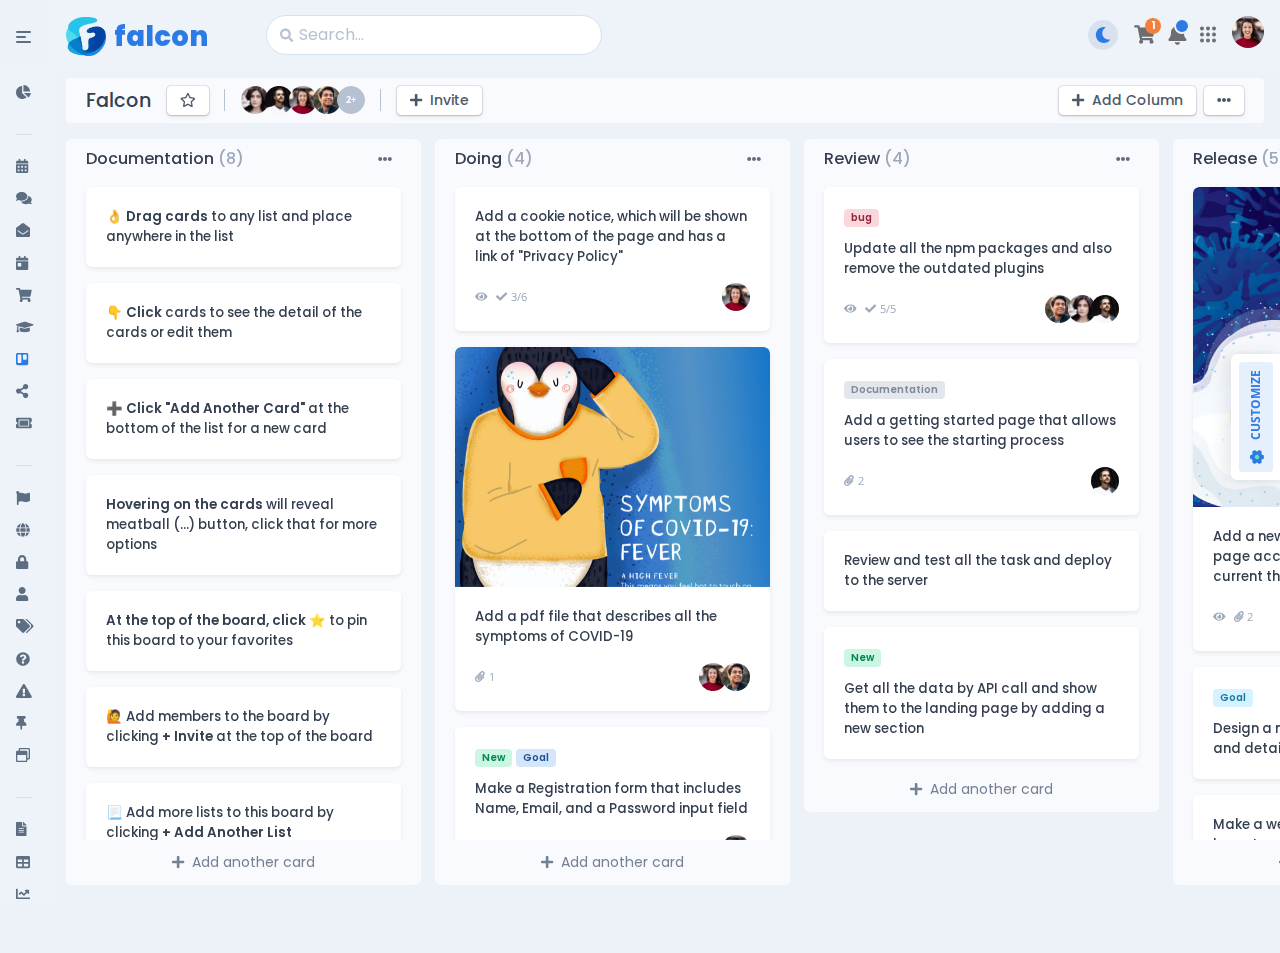
<file: app/kanban.html>
<!DOCTYPE html>
<html class="navbar-vertical-collapsed" lang="en-US" dir="ltr">

  <head>
    <meta charset="utf-8">
    <meta http-equiv="X-UA-Compatible" content="IE=edge">
    <meta name="viewport" content="width=device-width, initial-scale=1">


    <!-- ===============================================-->
    <!--    Document Title-->
    <!-- ===============================================-->
    <title>Falcon | Dashboard &amp; Web App Template</title>


    <!-- ===============================================-->
    <!--    Favicons-->
    <!-- ===============================================-->
    <link rel="apple-touch-icon" sizes="180x180" href="../assets/img/favicons/apple-touch-icon.png">
    <link rel="icon" type="image/png" sizes="32x32" href="../assets/img/favicons/favicon-32x32.png">
    <link rel="icon" type="image/png" sizes="16x16" href="../assets/img/favicons/favicon-16x16.png">
    <link rel="shortcut icon" type="image/x-icon" href="../assets/img/favicons/favicon.ico">
    <link rel="manifest" href="../assets/img/favicons/manifest.json">
    <meta name="msapplication-TileImage" content="../assets/img/favicons/mstile-150x150.png">
    <meta name="theme-color" content="#ffffff">
    <script src="../assets/js/config.js"></script>
    <script src="../vendors/simplebar/simplebar.min.js"></script>


    <!-- ===============================================-->
    <!--    Stylesheets-->
    <!-- ===============================================-->
    <link href="../vendors/glightbox/glightbox.min.css" rel="stylesheet">
    <link rel="preconnect" href="https://fonts.gstatic.com">
    <link href="https://fonts.googleapis.com/css?family=Open+Sans:300,400,500,600,700%7cPoppins:300,400,500,600,700,800,900&amp;display=swap" rel="stylesheet">
    <link href="../vendors/simplebar/simplebar.min.css" rel="stylesheet">
    <link href="../assets/css/theme-rtl.min.css" rel="stylesheet" id="style-rtl">
    <link href="../assets/css/theme.min.css" rel="stylesheet" id="style-default">
    <link href="../assets/css/user-rtl.min.css" rel="stylesheet" id="user-style-rtl">
    <link href="../assets/css/user.min.css" rel="stylesheet" id="user-style-default">
    <script>
      var isRTL = JSON.parse(localStorage.getItem('isRTL'));
      if (isRTL) {
        var linkDefault = document.getElementById('style-default');
        var userLinkDefault = document.getElementById('user-style-default');
        linkDefault.setAttribute('disabled', true);
        userLinkDefault.setAttribute('disabled', true);
        document.querySelector('html').setAttribute('dir', 'rtl');
      } else {
        var linkRTL = document.getElementById('style-rtl');
        var userLinkRTL = document.getElementById('user-style-rtl');
        linkRTL.setAttribute('disabled', true);
        userLinkRTL.setAttribute('disabled', true);
      }
    </script>
  </head>


  <body class="overflow-hidden">

    <!-- ===============================================-->
    <!--    Main Content-->
    <!-- ===============================================-->
    <main class="main" id="top">
      <div class="container-fluid" data-layout="container-fluid">
        <script>
          var isFluid = JSON.parse(localStorage.getItem('isFluid'));
          if (isFluid) {
            var container = document.querySelector('[data-layout]');
            container.classList.remove('container');
            container.classList.add('container-fluid');
          }
        </script>
        <nav class="navbar navbar-light navbar-vertical navbar-expand-xl">
          <script>
            var navbarStyle = localStorage.getItem("navbarStyle");
            if (navbarStyle && navbarStyle !== 'transparent') {
              document.querySelector('.navbar-vertical').classList.add(`navbar-${navbarStyle}`);
            }
          </script>
          <div class="d-flex align-items-center">
            <div class="toggle-icon-wrapper">

              <button class="btn navbar-toggler-humburger-icon navbar-vertical-toggle" data-bs-toggle="tooltip" data-bs-placement="left" title="Toggle Navigation"><span class="navbar-toggle-icon"><span class="toggle-line"></span></span></button>

            </div><a class="navbar-brand" href="../index.html">
              <div class="d-flex align-items-center py-3"><img class="me-2" src="../assets/img/icons/spot-illustrations/falcon.png" alt="" width="40" /><span class="font-sans-serif">falcon</span>
              </div>
            </a>
          </div>
          <div class="collapse navbar-collapse" id="navbarVerticalCollapse">
            <div class="navbar-vertical-content scrollbar">
              <ul class="navbar-nav flex-column mb-3" id="navbarVerticalNav">
                <li class="nav-item">
                  <!-- parent pages--><a class="nav-link dropdown-indicator" href="#dashboard" role="button" data-bs-toggle="collapse" aria-expanded="false" aria-controls="dashboard">
                    <div class="d-flex align-items-center"><span class="nav-link-icon"><span class="fas fa-chart-pie"></span></span><span class="nav-link-text ps-1">Dashboard</span>
                    </div>
                  </a>
                  <ul class="nav collapse" id="dashboard">
                    <li class="nav-item"><a class="nav-link" href="../index.html">
                        <div class="d-flex align-items-center"><span class="nav-link-text ps-1">Default</span>
                        </div>
                      </a>
                      <!-- more inner pages-->
                    </li>
                    <li class="nav-item"><a class="nav-link" href="../dashboard/analytics.html">
                        <div class="d-flex align-items-center"><span class="nav-link-text ps-1">Analytics</span>
                        </div>
                      </a>
                      <!-- more inner pages-->
                    </li>
                    <li class="nav-item"><a class="nav-link" href="../dashboard/crm.html">
                        <div class="d-flex align-items-center"><span class="nav-link-text ps-1">CRM</span>
                        </div>
                      </a>
                      <!-- more inner pages-->
                    </li>
                    <li class="nav-item"><a class="nav-link" href="../dashboard/e-commerce.html">
                        <div class="d-flex align-items-center"><span class="nav-link-text ps-1">E commerce</span>
                        </div>
                      </a>
                      <!-- more inner pages-->
                    </li>
                    <li class="nav-item"><a class="nav-link" href="../dashboard/lms.html">
                        <div class="d-flex align-items-center"><span class="nav-link-text ps-1">LMS</span><span class="badge rounded-pill ms-2 badge-soft-success">New</span>
                        </div>
                      </a>
                      <!-- more inner pages-->
                    </li>
                    <li class="nav-item"><a class="nav-link" href="../dashboard/project-management.html">
                        <div class="d-flex align-items-center"><span class="nav-link-text ps-1">Management</span>
                        </div>
                      </a>
                      <!-- more inner pages-->
                    </li>
                    <li class="nav-item"><a class="nav-link" href="../dashboard/saas.html">
                        <div class="d-flex align-items-center"><span class="nav-link-text ps-1">SaaS</span>
                        </div>
                      </a>
                      <!-- more inner pages-->
                    </li>
                    <li class="nav-item"><a class="nav-link" href="../dashboard/support-desk.html">
                        <div class="d-flex align-items-center"><span class="nav-link-text ps-1">Support desk</span><span class="badge rounded-pill ms-2 badge-soft-success">New</span>
                        </div>
                      </a>
                      <!-- more inner pages-->
                    </li>
                  </ul>
                </li>
                <li class="nav-item">
                  <!-- label-->
                  <div class="row navbar-vertical-label-wrapper mt-3 mb-2">
                    <div class="col-auto navbar-vertical-label">App
                    </div>
                    <div class="col ps-0">
                      <hr class="mb-0 navbar-vertical-divider" />
                    </div>
                  </div>
                  <!-- parent pages--><a class="nav-link" href="../app/calendar.html" role="button">
                    <div class="d-flex align-items-center"><span class="nav-link-icon"><span class="fas fa-calendar-alt"></span></span><span class="nav-link-text ps-1">Calendar</span>
                    </div>
                  </a>
                  <!-- parent pages--><a class="nav-link" href="../app/chat.html" role="button">
                    <div class="d-flex align-items-center"><span class="nav-link-icon"><span class="fas fa-comments"></span></span><span class="nav-link-text ps-1">Chat</span>
                    </div>
                  </a>
                  <!-- parent pages--><a class="nav-link dropdown-indicator" href="#email" role="button" data-bs-toggle="collapse" aria-expanded="false" aria-controls="email">
                    <div class="d-flex align-items-center"><span class="nav-link-icon"><span class="fas fa-envelope-open"></span></span><span class="nav-link-text ps-1">Email</span>
                    </div>
                  </a>
                  <ul class="nav collapse" id="email">
                    <li class="nav-item"><a class="nav-link" href="../app/email/inbox.html">
                        <div class="d-flex align-items-center"><span class="nav-link-text ps-1">Inbox</span>
                        </div>
                      </a>
                      <!-- more inner pages-->
                    </li>
                    <li class="nav-item"><a class="nav-link" href="../app/email/email-detail.html">
                        <div class="d-flex align-items-center"><span class="nav-link-text ps-1">Email detail</span>
                        </div>
                      </a>
                      <!-- more inner pages-->
                    </li>
                    <li class="nav-item"><a class="nav-link" href="../app/email/compose.html">
                        <div class="d-flex align-items-center"><span class="nav-link-text ps-1">Compose</span>
                        </div>
                      </a>
                      <!-- more inner pages-->
                    </li>
                  </ul>
                  <!-- parent pages--><a class="nav-link dropdown-indicator" href="#events" role="button" data-bs-toggle="collapse" aria-expanded="false" aria-controls="events">
                    <div class="d-flex align-items-center"><span class="nav-link-icon"><span class="fas fa-calendar-day"></span></span><span class="nav-link-text ps-1">Events</span>
                    </div>
                  </a>
                  <ul class="nav collapse" id="events">
                    <li class="nav-item"><a class="nav-link" href="../app/events/create-an-event.html">
                        <div class="d-flex align-items-center"><span class="nav-link-text ps-1">Create an event</span>
                        </div>
                      </a>
                      <!-- more inner pages-->
                    </li>
                    <li class="nav-item"><a class="nav-link" href="../app/events/event-detail.html">
                        <div class="d-flex align-items-center"><span class="nav-link-text ps-1">Event detail</span>
                        </div>
                      </a>
                      <!-- more inner pages-->
                    </li>
                    <li class="nav-item"><a class="nav-link" href="../app/events/event-list.html">
                        <div class="d-flex align-items-center"><span class="nav-link-text ps-1">Event list</span>
                        </div>
                      </a>
                      <!-- more inner pages-->
                    </li>
                  </ul>
                  <!-- parent pages--><a class="nav-link dropdown-indicator" href="#e-commerce" role="button" data-bs-toggle="collapse" aria-expanded="false" aria-controls="e-commerce">
                    <div class="d-flex align-items-center"><span class="nav-link-icon"><span class="fas fa-shopping-cart"></span></span><span class="nav-link-text ps-1">E commerce</span>
                    </div>
                  </a>
                  <ul class="nav collapse" id="e-commerce">
                    <li class="nav-item"><a class="nav-link dropdown-indicator" href="#product" data-bs-toggle="collapse" aria-expanded="false" aria-controls="e-commerce">
                        <div class="d-flex align-items-center"><span class="nav-link-text ps-1">Product</span>
                        </div>
                      </a>
                      <!-- more inner pages-->
                      <ul class="nav collapse" id="product">
                        <li class="nav-item"><a class="nav-link" href="../app/e-commerce/product/product-list.html">
                            <div class="d-flex align-items-center"><span class="nav-link-text ps-1">Product list</span>
                            </div>
                          </a>
                          <!-- more inner pages-->
                        </li>
                        <li class="nav-item"><a class="nav-link" href="../app/e-commerce/product/product-grid.html">
                            <div class="d-flex align-items-center"><span class="nav-link-text ps-1">Product grid</span>
                            </div>
                          </a>
                          <!-- more inner pages-->
                        </li>
                        <li class="nav-item"><a class="nav-link" href="../app/e-commerce/product/product-details.html">
                            <div class="d-flex align-items-center"><span class="nav-link-text ps-1">Product details</span>
                            </div>
                          </a>
                          <!-- more inner pages-->
                        </li>
                      </ul>
                    </li>
                    <li class="nav-item"><a class="nav-link dropdown-indicator" href="#orders" data-bs-toggle="collapse" aria-expanded="false" aria-controls="e-commerce">
                        <div class="d-flex align-items-center"><span class="nav-link-text ps-1">Orders</span>
                        </div>
                      </a>
                      <!-- more inner pages-->
                      <ul class="nav collapse" id="orders">
                        <li class="nav-item"><a class="nav-link" href="../app/e-commerce/orders/order-list.html">
                            <div class="d-flex align-items-center"><span class="nav-link-text ps-1">Order list</span>
                            </div>
                          </a>
                          <!-- more inner pages-->
                        </li>
                        <li class="nav-item"><a class="nav-link" href="../app/e-commerce/orders/order-details.html">
                            <div class="d-flex align-items-center"><span class="nav-link-text ps-1">Order details</span>
                            </div>
                          </a>
                          <!-- more inner pages-->
                        </li>
                      </ul>
                    </li>
                    <li class="nav-item"><a class="nav-link" href="../app/e-commerce/customers.html">
                        <div class="d-flex align-items-center"><span class="nav-link-text ps-1">Customers</span>
                        </div>
                      </a>
                      <!-- more inner pages-->
                    </li>
                    <li class="nav-item"><a class="nav-link" href="../app/e-commerce/customer-details.html">
                        <div class="d-flex align-items-center"><span class="nav-link-text ps-1">Customer details</span>
                        </div>
                      </a>
                      <!-- more inner pages-->
                    </li>
                    <li class="nav-item"><a class="nav-link" href="../app/e-commerce/shopping-cart.html">
                        <div class="d-flex align-items-center"><span class="nav-link-text ps-1">Shopping cart</span>
                        </div>
                      </a>
                      <!-- more inner pages-->
                    </li>
                    <li class="nav-item"><a class="nav-link" href="../app/e-commerce/checkout.html">
                        <div class="d-flex align-items-center"><span class="nav-link-text ps-1">Checkout</span>
                        </div>
                      </a>
                      <!-- more inner pages-->
                    </li>
                    <li class="nav-item"><a class="nav-link" href="../app/e-commerce/billing.html">
                        <div class="d-flex align-items-center"><span class="nav-link-text ps-1">Billing</span>
                        </div>
                      </a>
                      <!-- more inner pages-->
                    </li>
                    <li class="nav-item"><a class="nav-link" href="../app/e-commerce/invoice.html">
                        <div class="d-flex align-items-center"><span class="nav-link-text ps-1">Invoice</span>
                        </div>
                      </a>
                      <!-- more inner pages-->
                    </li>
                  </ul>
                  <!-- parent pages--><a class="nav-link dropdown-indicator" href="#e-learning" role="button" data-bs-toggle="collapse" aria-expanded="false" aria-controls="e-learning">
                    <div class="d-flex align-items-center"><span class="nav-link-icon"><span class="fas fa-graduation-cap"></span></span><span class="nav-link-text ps-1">E learning</span><span class="badge rounded-pill ms-2 badge-soft-success">New</span>
                    </div>
                  </a>
                  <ul class="nav collapse" id="e-learning">
                    <li class="nav-item"><a class="nav-link dropdown-indicator" href="#course" data-bs-toggle="collapse" aria-expanded="false" aria-controls="e-learning">
                        <div class="d-flex align-items-center"><span class="nav-link-text ps-1">Course</span>
                        </div>
                      </a>
                      <!-- more inner pages-->
                      <ul class="nav collapse" id="course">
                        <li class="nav-item"><a class="nav-link" href="../app/e-learning/course/course-list.html">
                            <div class="d-flex align-items-center"><span class="nav-link-text ps-1">Course list</span>
                            </div>
                          </a>
                          <!-- more inner pages-->
                        </li>
                        <li class="nav-item"><a class="nav-link" href="../app/e-learning/course/course-grid.html">
                            <div class="d-flex align-items-center"><span class="nav-link-text ps-1">Course grid</span>
                            </div>
                          </a>
                          <!-- more inner pages-->
                        </li>
                        <li class="nav-item"><a class="nav-link" href="../app/e-learning/course/course-details.html">
                            <div class="d-flex align-items-center"><span class="nav-link-text ps-1">Course details</span>
                            </div>
                          </a>
                          <!-- more inner pages-->
                        </li>
                        <li class="nav-item"><a class="nav-link" href="../app/e-learning/course/create-a-course.html">
                            <div class="d-flex align-items-center"><span class="nav-link-text ps-1">Create a course</span>
                            </div>
                          </a>
                          <!-- more inner pages-->
                        </li>
                      </ul>
                    </li>
                    <li class="nav-item"><a class="nav-link" href="../app/e-learning/student-overview.html">
                        <div class="d-flex align-items-center"><span class="nav-link-text ps-1">Student overview</span>
                        </div>
                      </a>
                      <!-- more inner pages-->
                    </li>
                    <li class="nav-item"><a class="nav-link" href="../app/e-learning/trainer-profile.html">
                        <div class="d-flex align-items-center"><span class="nav-link-text ps-1">Trainer profile</span>
                        </div>
                      </a>
                      <!-- more inner pages-->
                    </li>
                  </ul>
                  <!-- parent pages--><a class="nav-link active" href="../app/kanban.html" role="button">
                    <div class="d-flex align-items-center"><span class="nav-link-icon"><span class="fab fa-trello"></span></span><span class="nav-link-text ps-1">Kanban</span>
                    </div>
                  </a>
                  <!-- parent pages--><a class="nav-link dropdown-indicator" href="#social" role="button" data-bs-toggle="collapse" aria-expanded="false" aria-controls="social">
                    <div class="d-flex align-items-center"><span class="nav-link-icon"><span class="fas fa-share-alt"></span></span><span class="nav-link-text ps-1">Social</span>
                    </div>
                  </a>
                  <ul class="nav collapse" id="social">
                    <li class="nav-item"><a class="nav-link" href="../app/social/feed.html">
                        <div class="d-flex align-items-center"><span class="nav-link-text ps-1">Feed</span>
                        </div>
                      </a>
                      <!-- more inner pages-->
                    </li>
                    <li class="nav-item"><a class="nav-link" href="../app/social/activity-log.html">
                        <div class="d-flex align-items-center"><span class="nav-link-text ps-1">Activity log</span>
                        </div>
                      </a>
                      <!-- more inner pages-->
                    </li>
                    <li class="nav-item"><a class="nav-link" href="../app/social/notifications.html">
                        <div class="d-flex align-items-center"><span class="nav-link-text ps-1">Notifications</span>
                        </div>
                      </a>
                      <!-- more inner pages-->
                    </li>
                    <li class="nav-item"><a class="nav-link" href="../app/social/followers.html">
                        <div class="d-flex align-items-center"><span class="nav-link-text ps-1">Followers</span>
                        </div>
                      </a>
                      <!-- more inner pages-->
                    </li>
                  </ul>
                  <!-- parent pages--><a class="nav-link dropdown-indicator" href="#support-desk" role="button" data-bs-toggle="collapse" aria-expanded="false" aria-controls="support-desk">
                    <div class="d-flex align-items-center"><span class="nav-link-icon"><span class="fas fa-ticket-alt"></span></span><span class="nav-link-text ps-1">Support desk</span>
                    </div>
                  </a>
                  <ul class="nav collapse" id="support-desk">
                    <li class="nav-item"><a class="nav-link" href="../app/support-desk/table-view.html">
                        <div class="d-flex align-items-center"><span class="nav-link-text ps-1">Table view</span>
                        </div>
                      </a>
                      <!-- more inner pages-->
                    </li>
                    <li class="nav-item"><a class="nav-link" href="../app/support-desk/card-view.html">
                        <div class="d-flex align-items-center"><span class="nav-link-text ps-1">Card view</span>
                        </div>
                      </a>
                      <!-- more inner pages-->
                    </li>
                    <li class="nav-item"><a class="nav-link" href="../app/support-desk/contacts.html">
                        <div class="d-flex align-items-center"><span class="nav-link-text ps-1">Contacts</span>
                        </div>
                      </a>
                      <!-- more inner pages-->
                    </li>
                    <li class="nav-item"><a class="nav-link" href="../app/support-desk/contact-details.html">
                        <div class="d-flex align-items-center"><span class="nav-link-text ps-1">Contact details</span>
                        </div>
                      </a>
                      <!-- more inner pages-->
                    </li>
                    <li class="nav-item"><a class="nav-link" href="../app/support-desk/tickets-preview.html">
                        <div class="d-flex align-items-center"><span class="nav-link-text ps-1">Tickets preview</span>
                        </div>
                      </a>
                      <!-- more inner pages-->
                    </li>
                    <li class="nav-item"><a class="nav-link" href="../app/support-desk/quick-links.html">
                        <div class="d-flex align-items-center"><span class="nav-link-text ps-1">Quick links</span>
                        </div>
                      </a>
                      <!-- more inner pages-->
                    </li>
                    <li class="nav-item"><a class="nav-link" href="../app/support-desk/reports.html">
                        <div class="d-flex align-items-center"><span class="nav-link-text ps-1">Reports</span>
                        </div>
                      </a>
                      <!-- more inner pages-->
                    </li>
                  </ul>
                </li>
                <li class="nav-item">
                  <!-- label-->
                  <div class="row navbar-vertical-label-wrapper mt-3 mb-2">
                    <div class="col-auto navbar-vertical-label">Pages
                    </div>
                    <div class="col ps-0">
                      <hr class="mb-0 navbar-vertical-divider" />
                    </div>
                  </div>
                  <!-- parent pages--><a class="nav-link" href="../pages/starter.html" role="button">
                    <div class="d-flex align-items-center"><span class="nav-link-icon"><span class="fas fa-flag"></span></span><span class="nav-link-text ps-1">Starter</span>
                    </div>
                  </a>
                  <!-- parent pages--><a class="nav-link" href="../pages/landing.html" role="button">
                    <div class="d-flex align-items-center"><span class="nav-link-icon"><span class="fas fa-globe"></span></span><span class="nav-link-text ps-1">Landing</span>
                    </div>
                  </a>
                  <!-- parent pages--><a class="nav-link dropdown-indicator" href="#authentication" role="button" data-bs-toggle="collapse" aria-expanded="false" aria-controls="authentication">
                    <div class="d-flex align-items-center"><span class="nav-link-icon"><span class="fas fa-lock"></span></span><span class="nav-link-text ps-1">Authentication</span>
                    </div>
                  </a>
                  <ul class="nav collapse" id="authentication">
                    <li class="nav-item"><a class="nav-link dropdown-indicator" href="#simple" data-bs-toggle="collapse" aria-expanded="false" aria-controls="authentication">
                        <div class="d-flex align-items-center"><span class="nav-link-text ps-1">Simple</span>
                        </div>
                      </a>
                      <!-- more inner pages-->
                      <ul class="nav collapse" id="simple">
                        <li class="nav-item"><a class="nav-link" href="../pages/authentication/simple/login.html">
                            <div class="d-flex align-items-center"><span class="nav-link-text ps-1">Login</span>
                            </div>
                          </a>
                          <!-- more inner pages-->
                        </li>
                        <li class="nav-item"><a class="nav-link" href="../pages/authentication/simple/logout.html">
                            <div class="d-flex align-items-center"><span class="nav-link-text ps-1">Logout</span>
                            </div>
                          </a>
                          <!-- more inner pages-->
                        </li>
                        <li class="nav-item"><a class="nav-link" href="../pages/authentication/simple/register.html">
                            <div class="d-flex align-items-center"><span class="nav-link-text ps-1">Register</span>
                            </div>
                          </a>
                          <!-- more inner pages-->
                        </li>
                        <li class="nav-item"><a class="nav-link" href="../pages/authentication/simple/forgot-password.html">
                            <div class="d-flex align-items-center"><span class="nav-link-text ps-1">Forgot password</span>
                            </div>
                          </a>
                          <!-- more inner pages-->
                        </li>
                        <li class="nav-item"><a class="nav-link" href="../pages/authentication/simple/confirm-mail.html">
                            <div class="d-flex align-items-center"><span class="nav-link-text ps-1">Confirm mail</span>
                            </div>
                          </a>
                          <!-- more inner pages-->
                        </li>
                        <li class="nav-item"><a class="nav-link" href="../pages/authentication/simple/reset-password.html">
                            <div class="d-flex align-items-center"><span class="nav-link-text ps-1">Reset password</span>
                            </div>
                          </a>
                          <!-- more inner pages-->
                        </li>
                        <li class="nav-item"><a class="nav-link" href="../pages/authentication/simple/lock-screen.html">
                            <div class="d-flex align-items-center"><span class="nav-link-text ps-1">Lock screen</span>
                            </div>
                          </a>
                          <!-- more inner pages-->
                        </li>
                      </ul>
                    </li>
                    <li class="nav-item"><a class="nav-link dropdown-indicator" href="#card" data-bs-toggle="collapse" aria-expanded="false" aria-controls="authentication">
                        <div class="d-flex align-items-center"><span class="nav-link-text ps-1">Card</span>
                        </div>
                      </a>
                      <!-- more inner pages-->
                      <ul class="nav collapse" id="card">
                        <li class="nav-item"><a class="nav-link" href="../pages/authentication/card/login.html">
                            <div class="d-flex align-items-center"><span class="nav-link-text ps-1">Login</span>
                            </div>
                          </a>
                          <!-- more inner pages-->
                        </li>
                        <li class="nav-item"><a class="nav-link" href="../pages/authentication/card/logout.html">
                            <div class="d-flex align-items-center"><span class="nav-link-text ps-1">Logout</span>
                            </div>
                          </a>
                          <!-- more inner pages-->
                        </li>
                        <li class="nav-item"><a class="nav-link" href="../pages/authentication/card/register.html">
                            <div class="d-flex align-items-center"><span class="nav-link-text ps-1">Register</span>
                            </div>
                          </a>
                          <!-- more inner pages-->
                        </li>
                        <li class="nav-item"><a class="nav-link" href="../pages/authentication/card/forgot-password.html">
                            <div class="d-flex align-items-center"><span class="nav-link-text ps-1">Forgot password</span>
                            </div>
                          </a>
                          <!-- more inner pages-->
                        </li>
                        <li class="nav-item"><a class="nav-link" href="../pages/authentication/card/confirm-mail.html">
                            <div class="d-flex align-items-center"><span class="nav-link-text ps-1">Confirm mail</span>
                            </div>
                          </a>
                          <!-- more inner pages-->
                        </li>
                        <li class="nav-item"><a class="nav-link" href="../pages/authentication/card/reset-password.html">
                            <div class="d-flex align-items-center"><span class="nav-link-text ps-1">Reset password</span>
                            </div>
                          </a>
                          <!-- more inner pages-->
                        </li>
                        <li class="nav-item"><a class="nav-link" href="../pages/authentication/card/lock-screen.html">
                            <div class="d-flex align-items-center"><span class="nav-link-text ps-1">Lock screen</span>
                            </div>
                          </a>
                          <!-- more inner pages-->
                        </li>
                      </ul>
                    </li>
                    <li class="nav-item"><a class="nav-link dropdown-indicator" href="#split" data-bs-toggle="collapse" aria-expanded="false" aria-controls="authentication">
                        <div class="d-flex align-items-center"><span class="nav-link-text ps-1">Split</span>
                        </div>
                      </a>
                      <!-- more inner pages-->
                      <ul class="nav collapse" id="split">
                        <li class="nav-item"><a class="nav-link" href="../pages/authentication/split/login.html">
                            <div class="d-flex align-items-center"><span class="nav-link-text ps-1">Login</span>
                            </div>
                          </a>
                          <!-- more inner pages-->
                        </li>
                        <li class="nav-item"><a class="nav-link" href="../pages/authentication/split/logout.html">
                            <div class="d-flex align-items-center"><span class="nav-link-text ps-1">Logout</span>
                            </div>
                          </a>
                          <!-- more inner pages-->
                        </li>
                        <li class="nav-item"><a class="nav-link" href="../pages/authentication/split/register.html">
                            <div class="d-flex align-items-center"><span class="nav-link-text ps-1">Register</span>
                            </div>
                          </a>
                          <!-- more inner pages-->
                        </li>
                        <li class="nav-item"><a class="nav-link" href="../pages/authentication/split/forgot-password.html">
                            <div class="d-flex align-items-center"><span class="nav-link-text ps-1">Forgot password</span>
                            </div>
                          </a>
                          <!-- more inner pages-->
                        </li>
                        <li class="nav-item"><a class="nav-link" href="../pages/authentication/split/confirm-mail.html">
                            <div class="d-flex align-items-center"><span class="nav-link-text ps-1">Confirm mail</span>
                            </div>
                          </a>
                          <!-- more inner pages-->
                        </li>
                        <li class="nav-item"><a class="nav-link" href="../pages/authentication/split/reset-password.html">
                            <div class="d-flex align-items-center"><span class="nav-link-text ps-1">Reset password</span>
                            </div>
                          </a>
                          <!-- more inner pages-->
                        </li>
                        <li class="nav-item"><a class="nav-link" href="../pages/authentication/split/lock-screen.html">
                            <div class="d-flex align-items-center"><span class="nav-link-text ps-1">Lock screen</span>
                            </div>
                          </a>
                          <!-- more inner pages-->
                        </li>
                      </ul>
                    </li>
                    <li class="nav-item"><a class="nav-link" href="../pages/authentication/wizard.html">
                        <div class="d-flex align-items-center"><span class="nav-link-text ps-1">Wizard</span>
                        </div>
                      </a>
                      <!-- more inner pages-->
                    </li>
                    <li class="nav-item"><a class="nav-link" href="../#authentication-modal" data-bs-toggle="modal">
                        <div class="d-flex align-items-center"><span class="nav-link-text ps-1">Modal</span>
                        </div>
                      </a>
                      <!-- more inner pages-->
                    </li>
                  </ul>
                  <!-- parent pages--><a class="nav-link dropdown-indicator" href="#user" role="button" data-bs-toggle="collapse" aria-expanded="false" aria-controls="user">
                    <div class="d-flex align-items-center"><span class="nav-link-icon"><span class="fas fa-user"></span></span><span class="nav-link-text ps-1">User</span>
                    </div>
                  </a>
                  <ul class="nav collapse" id="user">
                    <li class="nav-item"><a class="nav-link" href="../pages/user/profile.html">
                        <div class="d-flex align-items-center"><span class="nav-link-text ps-1">Profile</span>
                        </div>
                      </a>
                      <!-- more inner pages-->
                    </li>
                    <li class="nav-item"><a class="nav-link" href="../pages/user/settings.html">
                        <div class="d-flex align-items-center"><span class="nav-link-text ps-1">Settings</span>
                        </div>
                      </a>
                      <!-- more inner pages-->
                    </li>
                  </ul>
                  <!-- parent pages--><a class="nav-link dropdown-indicator" href="#pricing" role="button" data-bs-toggle="collapse" aria-expanded="false" aria-controls="pricing">
                    <div class="d-flex align-items-center"><span class="nav-link-icon"><span class="fas fa-tags"></span></span><span class="nav-link-text ps-1">Pricing</span>
                    </div>
                  </a>
                  <ul class="nav collapse" id="pricing">
                    <li class="nav-item"><a class="nav-link" href="../pages/pricing/pricing-default.html">
                        <div class="d-flex align-items-center"><span class="nav-link-text ps-1">Pricing default</span>
                        </div>
                      </a>
                      <!-- more inner pages-->
                    </li>
                    <li class="nav-item"><a class="nav-link" href="../pages/pricing/pricing-alt.html">
                        <div class="d-flex align-items-center"><span class="nav-link-text ps-1">Pricing alt</span>
                        </div>
                      </a>
                      <!-- more inner pages-->
                    </li>
                  </ul>
                  <!-- parent pages--><a class="nav-link dropdown-indicator" href="#faq" role="button" data-bs-toggle="collapse" aria-expanded="false" aria-controls="faq">
                    <div class="d-flex align-items-center"><span class="nav-link-icon"><span class="fas fa-question-circle"></span></span><span class="nav-link-text ps-1">Faq</span>
                    </div>
                  </a>
                  <ul class="nav collapse" id="faq">
                    <li class="nav-item"><a class="nav-link" href="../pages/faq/faq-basic.html">
                        <div class="d-flex align-items-center"><span class="nav-link-text ps-1">Faq basic</span>
                        </div>
                      </a>
                      <!-- more inner pages-->
                    </li>
                    <li class="nav-item"><a class="nav-link" href="../pages/faq/faq-alt.html">
                        <div class="d-flex align-items-center"><span class="nav-link-text ps-1">Faq alt</span>
                        </div>
                      </a>
                      <!-- more inner pages-->
                    </li>
                    <li class="nav-item"><a class="nav-link" href="../pages/faq/faq-accordion.html">
                        <div class="d-flex align-items-center"><span class="nav-link-text ps-1">Faq accordion</span>
                        </div>
                      </a>
                      <!-- more inner pages-->
                    </li>
                  </ul>
                  <!-- parent pages--><a class="nav-link dropdown-indicator" href="#errors" role="button" data-bs-toggle="collapse" aria-expanded="false" aria-controls="errors">
                    <div class="d-flex align-items-center"><span class="nav-link-icon"><span class="fas fa-exclamation-triangle"></span></span><span class="nav-link-text ps-1">Errors</span>
                    </div>
                  </a>
                  <ul class="nav collapse" id="errors">
                    <li class="nav-item"><a class="nav-link" href="../pages/errors/404.html">
                        <div class="d-flex align-items-center"><span class="nav-link-text ps-1">404</span>
                        </div>
                      </a>
                      <!-- more inner pages-->
                    </li>
                    <li class="nav-item"><a class="nav-link" href="../pages/errors/500.html">
                        <div class="d-flex align-items-center"><span class="nav-link-text ps-1">500</span>
                        </div>
                      </a>
                      <!-- more inner pages-->
                    </li>
                  </ul>
                  <!-- parent pages--><a class="nav-link dropdown-indicator" href="#miscellaneous" role="button" data-bs-toggle="collapse" aria-expanded="false" aria-controls="miscellaneous">
                    <div class="d-flex align-items-center"><span class="nav-link-icon"><span class="fas fa-thumbtack"></span></span><span class="nav-link-text ps-1">Miscellaneous</span>
                    </div>
                  </a>
                  <ul class="nav collapse" id="miscellaneous">
                    <li class="nav-item"><a class="nav-link" href="../pages/miscellaneous/associations.html">
                        <div class="d-flex align-items-center"><span class="nav-link-text ps-1">Associations</span>
                        </div>
                      </a>
                      <!-- more inner pages-->
                    </li>
                    <li class="nav-item"><a class="nav-link" href="../pages/miscellaneous/invite-people.html">
                        <div class="d-flex align-items-center"><span class="nav-link-text ps-1">Invite people</span>
                        </div>
                      </a>
                      <!-- more inner pages-->
                    </li>
                    <li class="nav-item"><a class="nav-link" href="../pages/miscellaneous/privacy-policy.html">
                        <div class="d-flex align-items-center"><span class="nav-link-text ps-1">Privacy policy</span>
                        </div>
                      </a>
                      <!-- more inner pages-->
                    </li>
                  </ul>
                  <!-- parent pages--><a class="nav-link dropdown-indicator" href="#Layouts" role="button" data-bs-toggle="collapse" aria-expanded="false" aria-controls="Layouts">
                    <div class="d-flex align-items-center"><span class="nav-link-icon"><span class="far fa-window-restore"></span></span><span class="nav-link-text ps-1">Layouts</span>
                    </div>
                  </a>
                  <ul class="nav collapse" id="Layouts">
                    <li class="nav-item"><a class="nav-link" href="../demo/navbar-vertical.html" target="_blank">
                        <div class="d-flex align-items-center"><span class="nav-link-text ps-1">Navbar vertical</span>
                        </div>
                      </a>
                      <!-- more inner pages-->
                    </li>
                    <li class="nav-item"><a class="nav-link" href="../demo/navbar-top.html" target="_blank">
                        <div class="d-flex align-items-center"><span class="nav-link-text ps-1">Top nav</span>
                        </div>
                      </a>
                      <!-- more inner pages-->
                    </li>
                    <li class="nav-item"><a class="nav-link" href="../demo/navbar-double-top.html" target="_blank">
                        <div class="d-flex align-items-center"><span class="nav-link-text ps-1">Double top</span><span class="badge rounded-pill ms-2 badge-soft-success">New</span>
                        </div>
                      </a>
                      <!-- more inner pages-->
                    </li>
                    <li class="nav-item"><a class="nav-link" href="../demo/combo-nav.html" target="_blank">
                        <div class="d-flex align-items-center"><span class="nav-link-text ps-1">Combo nav</span>
                        </div>
                      </a>
                      <!-- more inner pages-->
                    </li>
                  </ul>
                </li>
                <li class="nav-item">
                  <!-- label-->
                  <div class="row navbar-vertical-label-wrapper mt-3 mb-2">
                    <div class="col-auto navbar-vertical-label">Modules
                    </div>
                    <div class="col ps-0">
                      <hr class="mb-0 navbar-vertical-divider" />
                    </div>
                  </div>
                  <!-- parent pages--><a class="nav-link dropdown-indicator" href="#forms" role="button" data-bs-toggle="collapse" aria-expanded="false" aria-controls="forms">
                    <div class="d-flex align-items-center"><span class="nav-link-icon"><span class="fas fa-file-alt"></span></span><span class="nav-link-text ps-1">Forms</span>
                    </div>
                  </a>
                  <ul class="nav collapse" id="forms">
                    <li class="nav-item"><a class="nav-link dropdown-indicator" href="#basic" data-bs-toggle="collapse" aria-expanded="false" aria-controls="forms">
                        <div class="d-flex align-items-center"><span class="nav-link-text ps-1">Basic</span>
                        </div>
                      </a>
                      <!-- more inner pages-->
                      <ul class="nav collapse" id="basic">
                        <li class="nav-item"><a class="nav-link" href="../modules/forms/basic/form-control.html">
                            <div class="d-flex align-items-center"><span class="nav-link-text ps-1">Form control</span>
                            </div>
                          </a>
                          <!-- more inner pages-->
                        </li>
                        <li class="nav-item"><a class="nav-link" href="../modules/forms/basic/input-group.html">
                            <div class="d-flex align-items-center"><span class="nav-link-text ps-1">Input group</span>
                            </div>
                          </a>
                          <!-- more inner pages-->
                        </li>
                        <li class="nav-item"><a class="nav-link" href="../modules/forms/basic/select.html">
                            <div class="d-flex align-items-center"><span class="nav-link-text ps-1">Select</span>
                            </div>
                          </a>
                          <!-- more inner pages-->
                        </li>
                        <li class="nav-item"><a class="nav-link" href="../modules/forms/basic/checks.html">
                            <div class="d-flex align-items-center"><span class="nav-link-text ps-1">Checks</span>
                            </div>
                          </a>
                          <!-- more inner pages-->
                        </li>
                        <li class="nav-item"><a class="nav-link" href="../modules/forms/basic/range.html">
                            <div class="d-flex align-items-center"><span class="nav-link-text ps-1">Range</span>
                            </div>
                          </a>
                          <!-- more inner pages-->
                        </li>
                        <li class="nav-item"><a class="nav-link" href="../modules/forms/basic/layout.html">
                            <div class="d-flex align-items-center"><span class="nav-link-text ps-1">Layout</span>
                            </div>
                          </a>
                          <!-- more inner pages-->
                        </li>
                      </ul>
                    </li>
                    <li class="nav-item"><a class="nav-link dropdown-indicator" href="#advance" data-bs-toggle="collapse" aria-expanded="false" aria-controls="forms">
                        <div class="d-flex align-items-center"><span class="nav-link-text ps-1">Advance</span>
                        </div>
                      </a>
                      <!-- more inner pages-->
                      <ul class="nav collapse" id="advance">
                        <li class="nav-item"><a class="nav-link" href="../modules/forms/advance/advance-select.html">
                            <div class="d-flex align-items-center"><span class="nav-link-text ps-1">Advance select</span>
                            </div>
                          </a>
                          <!-- more inner pages-->
                        </li>
                        <li class="nav-item"><a class="nav-link" href="../modules/forms/advance/date-picker.html">
                            <div class="d-flex align-items-center"><span class="nav-link-text ps-1">Date picker</span>
                            </div>
                          </a>
                          <!-- more inner pages-->
                        </li>
                        <li class="nav-item"><a class="nav-link" href="../modules/forms/advance/editor.html">
                            <div class="d-flex align-items-center"><span class="nav-link-text ps-1">Editor</span>
                            </div>
                          </a>
                          <!-- more inner pages-->
                        </li>
                        <li class="nav-item"><a class="nav-link" href="../modules/forms/advance/emoji-button.html">
                            <div class="d-flex align-items-center"><span class="nav-link-text ps-1">Emoji button</span>
                            </div>
                          </a>
                          <!-- more inner pages-->
                        </li>
                        <li class="nav-item"><a class="nav-link" href="../modules/forms/advance/file-uploader.html">
                            <div class="d-flex align-items-center"><span class="nav-link-text ps-1">File uploader</span>
                            </div>
                          </a>
                          <!-- more inner pages-->
                        </li>
                        <li class="nav-item"><a class="nav-link" href="../modules/forms/advance/rating.html">
                            <div class="d-flex align-items-center"><span class="nav-link-text ps-1">Rating</span>
                            </div>
                          </a>
                          <!-- more inner pages-->
                        </li>
                      </ul>
                    </li>
                    <li class="nav-item"><a class="nav-link" href="../modules/forms/floating-labels.html">
                        <div class="d-flex align-items-center"><span class="nav-link-text ps-1">Floating labels</span>
                        </div>
                      </a>
                      <!-- more inner pages-->
                    </li>
                    <li class="nav-item"><a class="nav-link" href="../modules/forms/wizard.html">
                        <div class="d-flex align-items-center"><span class="nav-link-text ps-1">Wizard</span>
                        </div>
                      </a>
                      <!-- more inner pages-->
                    </li>
                    <li class="nav-item"><a class="nav-link" href="../modules/forms/validation.html">
                        <div class="d-flex align-items-center"><span class="nav-link-text ps-1">Validation</span>
                        </div>
                      </a>
                      <!-- more inner pages-->
                    </li>
                  </ul>
                  <!-- parent pages--><a class="nav-link dropdown-indicator" href="#tables" role="button" data-bs-toggle="collapse" aria-expanded="false" aria-controls="tables">
                    <div class="d-flex align-items-center"><span class="nav-link-icon"><span class="fas fa-table"></span></span><span class="nav-link-text ps-1">Tables</span>
                    </div>
                  </a>
                  <ul class="nav collapse" id="tables">
                    <li class="nav-item"><a class="nav-link" href="../modules/tables/basic-tables.html">
                        <div class="d-flex align-items-center"><span class="nav-link-text ps-1">Basic tables</span>
                        </div>
                      </a>
                      <!-- more inner pages-->
                    </li>
                    <li class="nav-item"><a class="nav-link" href="../modules/tables/advance-tables.html">
                        <div class="d-flex align-items-center"><span class="nav-link-text ps-1">Advance tables</span>
                        </div>
                      </a>
                      <!-- more inner pages-->
                    </li>
                    <li class="nav-item"><a class="nav-link" href="../modules/tables/bulk-select.html">
                        <div class="d-flex align-items-center"><span class="nav-link-text ps-1">Bulk select</span>
                        </div>
                      </a>
                      <!-- more inner pages-->
                    </li>
                  </ul>
                  <!-- parent pages--><a class="nav-link dropdown-indicator" href="#charts" role="button" data-bs-toggle="collapse" aria-expanded="false" aria-controls="charts">
                    <div class="d-flex align-items-center"><span class="nav-link-icon"><span class="fas fa-chart-line"></span></span><span class="nav-link-text ps-1">Charts</span>
                    </div>
                  </a>
                  <ul class="nav collapse" id="charts">
                    <li class="nav-item"><a class="nav-link" href="../modules/charts/chartjs.html">
                        <div class="d-flex align-items-center"><span class="nav-link-text ps-1">Chartjs</span>
                        </div>
                      </a>
                      <!-- more inner pages-->
                    </li>
                    <li class="nav-item"><a class="nav-link" href="../modules/charts/d3js.html">
                        <div class="d-flex align-items-center"><span class="nav-link-text ps-1">D3js</span><span class="badge rounded-pill ms-2 badge-soft-success">New</span>
                        </div>
                      </a>
                      <!-- more inner pages-->
                    </li>
                    <li class="nav-item"><a class="nav-link dropdown-indicator" href="#eCharts" data-bs-toggle="collapse" aria-expanded="false" aria-controls="charts">
                        <div class="d-flex align-items-center"><span class="nav-link-text ps-1">ECharts</span>
                        </div>
                      </a>
                      <!-- more inner pages-->
                      <ul class="nav collapse" id="eCharts">
                        <li class="nav-item"><a class="nav-link" href="../modules/charts/echarts/line-charts.html">
                            <div class="d-flex align-items-center"><span class="nav-link-text ps-1">Line charts</span>
                            </div>
                          </a>
                          <!-- more inner pages-->
                        </li>
                        <li class="nav-item"><a class="nav-link" href="../modules/charts/echarts/bar-charts.html">
                            <div class="d-flex align-items-center"><span class="nav-link-text ps-1">Bar charts</span>
                            </div>
                          </a>
                          <!-- more inner pages-->
                        </li>
                        <li class="nav-item"><a class="nav-link" href="../modules/charts/echarts/candlestick-charts.html">
                            <div class="d-flex align-items-center"><span class="nav-link-text ps-1">Candlestick charts</span>
                            </div>
                          </a>
                          <!-- more inner pages-->
                        </li>
                        <li class="nav-item"><a class="nav-link" href="../modules/charts/echarts/geo-map.html">
                            <div class="d-flex align-items-center"><span class="nav-link-text ps-1">Geo map</span>
                            </div>
                          </a>
                          <!-- more inner pages-->
                        </li>
                        <li class="nav-item"><a class="nav-link" href="../modules/charts/echarts/scatter-charts.html">
                            <div class="d-flex align-items-center"><span class="nav-link-text ps-1">Scatter charts</span>
                            </div>
                          </a>
                          <!-- more inner pages-->
                        </li>
                        <li class="nav-item"><a class="nav-link" href="../modules/charts/echarts/pie-charts.html">
                            <div class="d-flex align-items-center"><span class="nav-link-text ps-1">Pie charts</span>
                            </div>
                          </a>
                          <!-- more inner pages-->
                        </li>
                        <li class="nav-item"><a class="nav-link" href="../modules/charts/echarts/gauge-charts.html">
                            <div class="d-flex align-items-center"><span class="nav-link-text ps-1">Gauge charts</span>
                            </div>
                          </a>
                          <!-- more inner pages-->
                        </li>
                        <li class="nav-item"><a class="nav-link" href="../modules/charts/echarts/radar-charts.html">
                            <div class="d-flex align-items-center"><span class="nav-link-text ps-1">Radar charts</span>
                            </div>
                          </a>
                          <!-- more inner pages-->
                        </li>
                        <li class="nav-item"><a class="nav-link" href="../modules/charts/echarts/heatmap-charts.html">
                            <div class="d-flex align-items-center"><span class="nav-link-text ps-1">Heatmap charts</span>
                            </div>
                          </a>
                          <!-- more inner pages-->
                        </li>
                        <li class="nav-item"><a class="nav-link" href="../modules/charts/echarts/how-to-use.html">
                            <div class="d-flex align-items-center"><span class="nav-link-text ps-1">How to use</span>
                            </div>
                          </a>
                          <!-- more inner pages-->
                        </li>
                      </ul>
                    </li>
                  </ul>
                  <!-- parent pages--><a class="nav-link dropdown-indicator" href="#icons" role="button" data-bs-toggle="collapse" aria-expanded="false" aria-controls="icons">
                    <div class="d-flex align-items-center"><span class="nav-link-icon"><span class="fas fa-shapes"></span></span><span class="nav-link-text ps-1">Icons</span>
                    </div>
                  </a>
                  <ul class="nav collapse" id="icons">
                    <li class="nav-item"><a class="nav-link" href="../modules/icons/font-awesome.html">
                        <div class="d-flex align-items-center"><span class="nav-link-text ps-1">Font awesome</span>
                        </div>
                      </a>
                      <!-- more inner pages-->
                    </li>
                    <li class="nav-item"><a class="nav-link" href="../modules/icons/bootstrap-icons.html">
                        <div class="d-flex align-items-center"><span class="nav-link-text ps-1">Bootstrap icons</span>
                        </div>
                      </a>
                      <!-- more inner pages-->
                    </li>
                    <li class="nav-item"><a class="nav-link" href="../modules/icons/feather.html">
                        <div class="d-flex align-items-center"><span class="nav-link-text ps-1">Feather</span>
                        </div>
                      </a>
                      <!-- more inner pages-->
                    </li>
                    <li class="nav-item"><a class="nav-link" href="../modules/icons/material-icons.html">
                        <div class="d-flex align-items-center"><span class="nav-link-text ps-1">Material icons</span>
                        </div>
                      </a>
                      <!-- more inner pages-->
                    </li>
                  </ul>
                  <!-- parent pages--><a class="nav-link dropdown-indicator" href="#maps" role="button" data-bs-toggle="collapse" aria-expanded="false" aria-controls="maps">
                    <div class="d-flex align-items-center"><span class="nav-link-icon"><span class="fas fa-map"></span></span><span class="nav-link-text ps-1">Maps</span>
                    </div>
                  </a>
                  <ul class="nav collapse" id="maps">
                    <li class="nav-item"><a class="nav-link" href="../modules/maps/google-map.html">
                        <div class="d-flex align-items-center"><span class="nav-link-text ps-1">Google map</span>
                        </div>
                      </a>
                      <!-- more inner pages-->
                    </li>
                    <li class="nav-item"><a class="nav-link" href="../modules/maps/leaflet-map.html">
                        <div class="d-flex align-items-center"><span class="nav-link-text ps-1">Leaflet map</span>
                        </div>
                      </a>
                      <!-- more inner pages-->
                    </li>
                  </ul>
                  <!-- parent pages--><a class="nav-link dropdown-indicator" href="#components" role="button" data-bs-toggle="collapse" aria-expanded="false" aria-controls="components">
                    <div class="d-flex align-items-center"><span class="nav-link-icon"><span class="fas fa-puzzle-piece"></span></span><span class="nav-link-text ps-1">Components</span>
                    </div>
                  </a>
                  <ul class="nav collapse" id="components">
                    <li class="nav-item"><a class="nav-link" href="../modules/components/accordion.html">
                        <div class="d-flex align-items-center"><span class="nav-link-text ps-1">Accordion</span>
                        </div>
                      </a>
                      <!-- more inner pages-->
                    </li>
                    <li class="nav-item"><a class="nav-link" href="../modules/components/alerts.html">
                        <div class="d-flex align-items-center"><span class="nav-link-text ps-1">Alerts</span>
                        </div>
                      </a>
                      <!-- more inner pages-->
                    </li>
                    <li class="nav-item"><a class="nav-link" href="../modules/components/anchor.html">
                        <div class="d-flex align-items-center"><span class="nav-link-text ps-1">Anchor</span>
                        </div>
                      </a>
                      <!-- more inner pages-->
                    </li>
                    <li class="nav-item"><a class="nav-link" href="../modules/components/animated-icons.html">
                        <div class="d-flex align-items-center"><span class="nav-link-text ps-1">Animated icons</span>
                        </div>
                      </a>
                      <!-- more inner pages-->
                    </li>
                    <li class="nav-item"><a class="nav-link" href="../modules/components/background.html">
                        <div class="d-flex align-items-center"><span class="nav-link-text ps-1">Background</span>
                        </div>
                      </a>
                      <!-- more inner pages-->
                    </li>
                    <li class="nav-item"><a class="nav-link" href="../modules/components/badges.html">
                        <div class="d-flex align-items-center"><span class="nav-link-text ps-1">Badges</span>
                        </div>
                      </a>
                      <!-- more inner pages-->
                    </li>
                    <li class="nav-item"><a class="nav-link" href="../modules/components/bottom-bar.html">
                        <div class="d-flex align-items-center"><span class="nav-link-text ps-1">Bottom bar</span><span class="badge rounded-pill ms-2 badge-soft-success">New</span>
                        </div>
                      </a>
                      <!-- more inner pages-->
                    </li>
                    <li class="nav-item"><a class="nav-link" href="../modules/components/breadcrumbs.html">
                        <div class="d-flex align-items-center"><span class="nav-link-text ps-1">Breadcrumbs</span>
                        </div>
                      </a>
                      <!-- more inner pages-->
                    </li>
                    <li class="nav-item"><a class="nav-link" href="../modules/components/buttons.html">
                        <div class="d-flex align-items-center"><span class="nav-link-text ps-1">Buttons</span>
                        </div>
                      </a>
                      <!-- more inner pages-->
                    </li>
                    <li class="nav-item"><a class="nav-link" href="../modules/components/calendar.html">
                        <div class="d-flex align-items-center"><span class="nav-link-text ps-1">Calendar</span>
                        </div>
                      </a>
                      <!-- more inner pages-->
                    </li>
                    <li class="nav-item"><a class="nav-link" href="../modules/components/cards.html">
                        <div class="d-flex align-items-center"><span class="nav-link-text ps-1">Cards</span>
                        </div>
                      </a>
                      <!-- more inner pages-->
                    </li>
                    <li class="nav-item"><a class="nav-link dropdown-indicator" href="#carousel" data-bs-toggle="collapse" aria-expanded="false" aria-controls="components">
                        <div class="d-flex align-items-center"><span class="nav-link-text ps-1">Carousel</span>
                        </div>
                      </a>
                      <!-- more inner pages-->
                      <ul class="nav collapse" id="carousel">
                        <li class="nav-item"><a class="nav-link" href="../modules/components/carousel/bootstrap.html">
                            <div class="d-flex align-items-center"><span class="nav-link-text ps-1">Bootstrap</span>
                            </div>
                          </a>
                          <!-- more inner pages-->
                        </li>
                        <li class="nav-item"><a class="nav-link" href="../modules/components/carousel/swiper.html">
                            <div class="d-flex align-items-center"><span class="nav-link-text ps-1">Swiper</span>
                            </div>
                          </a>
                          <!-- more inner pages-->
                        </li>
                      </ul>
                    </li>
                    <li class="nav-item"><a class="nav-link" href="../modules/components/collapse.html">
                        <div class="d-flex align-items-center"><span class="nav-link-text ps-1">Collapse</span>
                        </div>
                      </a>
                      <!-- more inner pages-->
                    </li>
                    <li class="nav-item"><a class="nav-link" href="../modules/components/cookie-notice.html">
                        <div class="d-flex align-items-center"><span class="nav-link-text ps-1">Cookie notice</span>
                        </div>
                      </a>
                      <!-- more inner pages-->
                    </li>
                    <li class="nav-item"><a class="nav-link" href="../modules/components/countup.html">
                        <div class="d-flex align-items-center"><span class="nav-link-text ps-1">Countup</span>
                        </div>
                      </a>
                      <!-- more inner pages-->
                    </li>
                    <li class="nav-item"><a class="nav-link" href="../modules/components/draggable.html">
                        <div class="d-flex align-items-center"><span class="nav-link-text ps-1">Draggable</span>
                        </div>
                      </a>
                      <!-- more inner pages-->
                    </li>
                    <li class="nav-item"><a class="nav-link" href="../modules/components/dropdowns.html">
                        <div class="d-flex align-items-center"><span class="nav-link-text ps-1">Dropdowns</span>
                        </div>
                      </a>
                      <!-- more inner pages-->
                    </li>
                    <li class="nav-item"><a class="nav-link" href="../modules/components/jquery-components.html">
                        <div class="d-flex align-items-center"><span class="nav-link-text ps-1">Jquery</span><span class="badge rounded-pill ms-2 badge-soft-success">New</span>
                        </div>
                      </a>
                      <!-- more inner pages-->
                    </li>
                    <li class="nav-item"><a class="nav-link" href="../modules/components/list-group.html">
                        <div class="d-flex align-items-center"><span class="nav-link-text ps-1">List group</span>
                        </div>
                      </a>
                      <!-- more inner pages-->
                    </li>
                    <li class="nav-item"><a class="nav-link" href="../modules/components/modals.html">
                        <div class="d-flex align-items-center"><span class="nav-link-text ps-1">Modals</span>
                        </div>
                      </a>
                      <!-- more inner pages-->
                    </li>
                    <li class="nav-item"><a class="nav-link dropdown-indicator" href="#navs-_and_-Tabs" data-bs-toggle="collapse" aria-expanded="false" aria-controls="components">
                        <div class="d-flex align-items-center"><span class="nav-link-text ps-1">Navs &amp; Tabs</span>
                        </div>
                      </a>
                      <!-- more inner pages-->
                      <ul class="nav collapse" id="navs-_and_-Tabs">
                        <li class="nav-item"><a class="nav-link" href="../modules/components/navs-and-tabs/navs.html">
                            <div class="d-flex align-items-center"><span class="nav-link-text ps-1">Navs</span>
                            </div>
                          </a>
                          <!-- more inner pages-->
                        </li>
                        <li class="nav-item"><a class="nav-link" href="../modules/components/navs-and-tabs/navbar.html">
                            <div class="d-flex align-items-center"><span class="nav-link-text ps-1">Navbar</span>
                            </div>
                          </a>
                          <!-- more inner pages-->
                        </li>
                        <li class="nav-item"><a class="nav-link" href="../modules/components/navs-and-tabs/vertical-navbar.html">
                            <div class="d-flex align-items-center"><span class="nav-link-text ps-1">Navbar vertical</span>
                            </div>
                          </a>
                          <!-- more inner pages-->
                        </li>
                        <li class="nav-item"><a class="nav-link" href="../modules/components/navs-and-tabs/top-navbar.html">
                            <div class="d-flex align-items-center"><span class="nav-link-text ps-1">Top nav</span>
                            </div>
                          </a>
                          <!-- more inner pages-->
                        </li>
                        <li class="nav-item"><a class="nav-link" href="../modules/components/navs-and-tabs/double-top-navbar.html">
                            <div class="d-flex align-items-center"><span class="nav-link-text ps-1">Double top</span><span class="badge rounded-pill ms-2 badge-soft-success">New</span>
                            </div>
                          </a>
                          <!-- more inner pages-->
                        </li>
                        <li class="nav-item"><a class="nav-link" href="../modules/components/navs-and-tabs/combo-navbar.html">
                            <div class="d-flex align-items-center"><span class="nav-link-text ps-1">Combo nav</span>
                            </div>
                          </a>
                          <!-- more inner pages-->
                        </li>
                        <li class="nav-item"><a class="nav-link" href="../modules/components/navs-and-tabs/tabs.html">
                            <div class="d-flex align-items-center"><span class="nav-link-text ps-1">Tabs</span>
                            </div>
                          </a>
                          <!-- more inner pages-->
                        </li>
                      </ul>
                    </li>
                    <li class="nav-item"><a class="nav-link" href="../modules/components/offcanvas.html">
                        <div class="d-flex align-items-center"><span class="nav-link-text ps-1">Offcanvas</span>
                        </div>
                      </a>
                      <!-- more inner pages-->
                    </li>
                    <li class="nav-item"><a class="nav-link dropdown-indicator" href="#pictures" data-bs-toggle="collapse" aria-expanded="false" aria-controls="components">
                        <div class="d-flex align-items-center"><span class="nav-link-text ps-1">Pictures</span>
                        </div>
                      </a>
                      <!-- more inner pages-->
                      <ul class="nav collapse" id="pictures">
                        <li class="nav-item"><a class="nav-link" href="../modules/components/pictures/avatar.html">
                            <div class="d-flex align-items-center"><span class="nav-link-text ps-1">Avatar</span>
                            </div>
                          </a>
                          <!-- more inner pages-->
                        </li>
                        <li class="nav-item"><a class="nav-link" href="../modules/components/pictures/images.html">
                            <div class="d-flex align-items-center"><span class="nav-link-text ps-1">Images</span>
                            </div>
                          </a>
                          <!-- more inner pages-->
                        </li>
                        <li class="nav-item"><a class="nav-link" href="../modules/components/pictures/figures.html">
                            <div class="d-flex align-items-center"><span class="nav-link-text ps-1">Figures</span>
                            </div>
                          </a>
                          <!-- more inner pages-->
                        </li>
                        <li class="nav-item"><a class="nav-link" href="../modules/components/pictures/hoverbox.html">
                            <div class="d-flex align-items-center"><span class="nav-link-text ps-1">Hoverbox</span>
                            </div>
                          </a>
                          <!-- more inner pages-->
                        </li>
                        <li class="nav-item"><a class="nav-link" href="../modules/components/pictures/lightbox.html">
                            <div class="d-flex align-items-center"><span class="nav-link-text ps-1">Lightbox</span>
                            </div>
                          </a>
                          <!-- more inner pages-->
                        </li>
                      </ul>
                    </li>
                    <li class="nav-item"><a class="nav-link" href="../modules/components/progress-bar.html">
                        <div class="d-flex align-items-center"><span class="nav-link-text ps-1">Progress bar</span>
                        </div>
                      </a>
                      <!-- more inner pages-->
                    </li>
                    <li class="nav-item"><a class="nav-link" href="../modules/components/placeholder.html">
                        <div class="d-flex align-items-center"><span class="nav-link-text ps-1">Placeholder</span>
                        </div>
                      </a>
                      <!-- more inner pages-->
                    </li>
                    <li class="nav-item"><a class="nav-link" href="../modules/components/pagination.html">
                        <div class="d-flex align-items-center"><span class="nav-link-text ps-1">Pagination</span>
                        </div>
                      </a>
                      <!-- more inner pages-->
                    </li>
                    <li class="nav-item"><a class="nav-link" href="../modules/components/popovers.html">
                        <div class="d-flex align-items-center"><span class="nav-link-text ps-1">Popovers</span>
                        </div>
                      </a>
                      <!-- more inner pages-->
                    </li>
                    <li class="nav-item"><a class="nav-link" href="../modules/components/scrollspy.html">
                        <div class="d-flex align-items-center"><span class="nav-link-text ps-1">Scrollspy</span>
                        </div>
                      </a>
                      <!-- more inner pages-->
                    </li>
                    <li class="nav-item"><a class="nav-link" href="../modules/components/search.html">
                        <div class="d-flex align-items-center"><span class="nav-link-text ps-1">Search</span>
                        </div>
                      </a>
                      <!-- more inner pages-->
                    </li>
                    <li class="nav-item"><a class="nav-link" href="../modules/components/spinners.html">
                        <div class="d-flex align-items-center"><span class="nav-link-text ps-1">Spinners</span>
                        </div>
                      </a>
                      <!-- more inner pages-->
                    </li>
                    <li class="nav-item"><a class="nav-link" href="../modules/components/timeline.html">
                        <div class="d-flex align-items-center"><span class="nav-link-text ps-1">Timeline</span>
                        </div>
                      </a>
                      <!-- more inner pages-->
                    </li>
                    <li class="nav-item"><a class="nav-link" href="../modules/components/toasts.html">
                        <div class="d-flex align-items-center"><span class="nav-link-text ps-1">Toasts</span>
                        </div>
                      </a>
                      <!-- more inner pages-->
                    </li>
                    <li class="nav-item"><a class="nav-link" href="../modules/components/tooltips.html">
                        <div class="d-flex align-items-center"><span class="nav-link-text ps-1">Tooltips</span>
                        </div>
                      </a>
                      <!-- more inner pages-->
                    </li>
                    <li class="nav-item"><a class="nav-link" href="../modules/components/treeview.html">
                        <div class="d-flex align-items-center"><span class="nav-link-text ps-1">Treeview</span>
                        </div>
                      </a>
                      <!-- more inner pages-->
                    </li>
                    <li class="nav-item"><a class="nav-link" href="../modules/components/typed-text.html">
                        <div class="d-flex align-items-center"><span class="nav-link-text ps-1">Typed text</span>
                        </div>
                      </a>
                      <!-- more inner pages-->
                    </li>
                    <li class="nav-item"><a class="nav-link dropdown-indicator" href="#videos" data-bs-toggle="collapse" aria-expanded="false" aria-controls="components">
                        <div class="d-flex align-items-center"><span class="nav-link-text ps-1">Videos</span>
                        </div>
                      </a>
                      <!-- more inner pages-->
                      <ul class="nav collapse" id="videos">
                        <li class="nav-item"><a class="nav-link" href="../modules/components/videos/embed.html">
                            <div class="d-flex align-items-center"><span class="nav-link-text ps-1">Embed</span>
                            </div>
                          </a>
                          <!-- more inner pages-->
                        </li>
                        <li class="nav-item"><a class="nav-link" href="../modules/components/videos/plyr.html">
                            <div class="d-flex align-items-center"><span class="nav-link-text ps-1">Plyr</span>
                            </div>
                          </a>
                          <!-- more inner pages-->
                        </li>
                      </ul>
                    </li>
                  </ul>
                  <!-- parent pages--><a class="nav-link dropdown-indicator" href="#utilities" role="button" data-bs-toggle="collapse" aria-expanded="false" aria-controls="utilities">
                    <div class="d-flex align-items-center"><span class="nav-link-icon"><span class="fas fa-fire"></span></span><span class="nav-link-text ps-1">Utilities</span>
                    </div>
                  </a>
                  <ul class="nav collapse" id="utilities">
                    <li class="nav-item"><a class="nav-link" href="../modules/utilities/borders.html">
                        <div class="d-flex align-items-center"><span class="nav-link-text ps-1">Borders</span>
                        </div>
                      </a>
                      <!-- more inner pages-->
                    </li>
                    <li class="nav-item"><a class="nav-link" href="../modules/utilities/clearfix.html">
                        <div class="d-flex align-items-center"><span class="nav-link-text ps-1">Clearfix</span>
                        </div>
                      </a>
                      <!-- more inner pages-->
                    </li>
                    <li class="nav-item"><a class="nav-link" href="../modules/utilities/colors.html">
                        <div class="d-flex align-items-center"><span class="nav-link-text ps-1">Colors</span>
                        </div>
                      </a>
                      <!-- more inner pages-->
                    </li>
                    <li class="nav-item"><a class="nav-link" href="../modules/utilities/colored-links.html">
                        <div class="d-flex align-items-center"><span class="nav-link-text ps-1">Colored links</span>
                        </div>
                      </a>
                      <!-- more inner pages-->
                    </li>
                    <li class="nav-item"><a class="nav-link" href="../modules/utilities/display.html">
                        <div class="d-flex align-items-center"><span class="nav-link-text ps-1">Display</span>
                        </div>
                      </a>
                      <!-- more inner pages-->
                    </li>
                    <li class="nav-item"><a class="nav-link" href="../modules/utilities/flex.html">
                        <div class="d-flex align-items-center"><span class="nav-link-text ps-1">Flex</span>
                        </div>
                      </a>
                      <!-- more inner pages-->
                    </li>
                    <li class="nav-item"><a class="nav-link" href="../modules/utilities/float.html">
                        <div class="d-flex align-items-center"><span class="nav-link-text ps-1">Float</span>
                        </div>
                      </a>
                      <!-- more inner pages-->
                    </li>
                    <li class="nav-item"><a class="nav-link" href="../modules/utilities/grid.html">
                        <div class="d-flex align-items-center"><span class="nav-link-text ps-1">Grid</span>
                        </div>
                      </a>
                      <!-- more inner pages-->
                    </li>
                    <li class="nav-item"><a class="nav-link" href="../modules/utilities/overlayscrollbar.html">
                        <div class="d-flex align-items-center"><span class="nav-link-text ps-1">Overlay scrollbar</span><span class="badge rounded-pill ms-2 badge-soft-success">New</span>
                        </div>
                      </a>
                      <!-- more inner pages-->
                    </li>
                    <li class="nav-item"><a class="nav-link" href="../modules/utilities/position.html">
                        <div class="d-flex align-items-center"><span class="nav-link-text ps-1">Position</span>
                        </div>
                      </a>
                      <!-- more inner pages-->
                    </li>
                    <li class="nav-item"><a class="nav-link" href="../modules/utilities/spacing.html">
                        <div class="d-flex align-items-center"><span class="nav-link-text ps-1">Spacing</span>
                        </div>
                      </a>
                      <!-- more inner pages-->
                    </li>
                    <li class="nav-item"><a class="nav-link" href="../modules/utilities/sizing.html">
                        <div class="d-flex align-items-center"><span class="nav-link-text ps-1">Sizing</span>
                        </div>
                      </a>
                      <!-- more inner pages-->
                    </li>
                    <li class="nav-item"><a class="nav-link" href="../modules/utilities/stretched-link.html">
                        <div class="d-flex align-items-center"><span class="nav-link-text ps-1">Stretched link</span>
                        </div>
                      </a>
                      <!-- more inner pages-->
                    </li>
                    <li class="nav-item"><a class="nav-link" href="../modules/utilities/text-truncation.html">
                        <div class="d-flex align-items-center"><span class="nav-link-text ps-1">Text truncation</span>
                        </div>
                      </a>
                      <!-- more inner pages-->
                    </li>
                    <li class="nav-item"><a class="nav-link" href="../modules/utilities/typography.html">
                        <div class="d-flex align-items-center"><span class="nav-link-text ps-1">Typography</span>
                        </div>
                      </a>
                      <!-- more inner pages-->
                    </li>
                    <li class="nav-item"><a class="nav-link" href="../modules/utilities/vertical-align.html">
                        <div class="d-flex align-items-center"><span class="nav-link-text ps-1">Vertical align</span>
                        </div>
                      </a>
                      <!-- more inner pages-->
                    </li>
                    <li class="nav-item"><a class="nav-link" href="../modules/utilities/visibility.html">
                        <div class="d-flex align-items-center"><span class="nav-link-text ps-1">Visibility</span>
                        </div>
                      </a>
                      <!-- more inner pages-->
                    </li>
                  </ul>
                  <!-- parent pages--><a class="nav-link" href="../widgets.html" role="button">
                    <div class="d-flex align-items-center"><span class="nav-link-icon"><span class="fas fa-poll"></span></span><span class="nav-link-text ps-1">Widgets</span>
                    </div>
                  </a>
                  <!-- parent pages--><a class="nav-link dropdown-indicator" href="#multi-level" role="button" data-bs-toggle="collapse" aria-expanded="false" aria-controls="multi-level">
                    <div class="d-flex align-items-center"><span class="nav-link-icon"><span class="fas fa-layer-group"></span></span><span class="nav-link-text ps-1">Multi level</span>
                    </div>
                  </a>
                  <ul class="nav collapse" id="multi-level">
                    <li class="nav-item"><a class="nav-link dropdown-indicator" href="#level-two" data-bs-toggle="collapse" aria-expanded="false" aria-controls="multi-level">
                        <div class="d-flex align-items-center"><span class="nav-link-text ps-1">Level two</span>
                        </div>
                      </a>
                      <!-- more inner pages-->
                      <ul class="nav collapse" id="level-two">
                        <li class="nav-item"><a class="nav-link" href="../#!.html">
                            <div class="d-flex align-items-center"><span class="nav-link-text ps-1">Item 1</span>
                            </div>
                          </a>
                          <!-- more inner pages-->
                        </li>
                        <li class="nav-item"><a class="nav-link" href="../#!.html">
                            <div class="d-flex align-items-center"><span class="nav-link-text ps-1">Item 2</span>
                            </div>
                          </a>
                          <!-- more inner pages-->
                        </li>
                      </ul>
                    </li>
                    <li class="nav-item"><a class="nav-link dropdown-indicator" href="#level-three" data-bs-toggle="collapse" aria-expanded="false" aria-controls="multi-level">
                        <div class="d-flex align-items-center"><span class="nav-link-text ps-1">Level three</span>
                        </div>
                      </a>
                      <!-- more inner pages-->
                      <ul class="nav collapse" id="level-three">
                        <li class="nav-item"><a class="nav-link" href="../#!.html">
                            <div class="d-flex align-items-center"><span class="nav-link-text ps-1">Item 3</span>
                            </div>
                          </a>
                          <!-- more inner pages-->
                        </li>
                        <li class="nav-item"><a class="nav-link dropdown-indicator" href="#item-4" data-bs-toggle="collapse" aria-expanded="false" aria-controls="level-three">
                            <div class="d-flex align-items-center"><span class="nav-link-text ps-1">Item 4</span>
                            </div>
                          </a>
                          <!-- more inner pages-->
                          <ul class="nav collapse" id="item-4">
                            <li class="nav-item"><a class="nav-link" href="../#!.html">
                                <div class="d-flex align-items-center"><span class="nav-link-text ps-1">Item 5</span>
                                </div>
                              </a>
                              <!-- more inner pages-->
                            </li>
                            <li class="nav-item"><a class="nav-link" href="../#!.html">
                                <div class="d-flex align-items-center"><span class="nav-link-text ps-1">Item 6</span>
                                </div>
                              </a>
                              <!-- more inner pages-->
                            </li>
                          </ul>
                        </li>
                      </ul>
                    </li>
                    <li class="nav-item"><a class="nav-link dropdown-indicator" href="#level-four" data-bs-toggle="collapse" aria-expanded="false" aria-controls="multi-level">
                        <div class="d-flex align-items-center"><span class="nav-link-text ps-1">Level four</span>
                        </div>
                      </a>
                      <!-- more inner pages-->
                      <ul class="nav collapse" id="level-four">
                        <li class="nav-item"><a class="nav-link" href="../#!.html">
                            <div class="d-flex align-items-center"><span class="nav-link-text ps-1">Item 6</span>
                            </div>
                          </a>
                          <!-- more inner pages-->
                        </li>
                        <li class="nav-item"><a class="nav-link dropdown-indicator" href="#item-7" data-bs-toggle="collapse" aria-expanded="false" aria-controls="level-four">
                            <div class="d-flex align-items-center"><span class="nav-link-text ps-1">Item 7</span>
                            </div>
                          </a>
                          <!-- more inner pages-->
                          <ul class="nav collapse" id="item-7">
                            <li class="nav-item"><a class="nav-link" href="../#!.html">
                                <div class="d-flex align-items-center"><span class="nav-link-text ps-1">Item 8</span>
                                </div>
                              </a>
                              <!-- more inner pages-->
                            </li>
                            <li class="nav-item"><a class="nav-link dropdown-indicator" href="#item-9" data-bs-toggle="collapse" aria-expanded="false" aria-controls="item-7">
                                <div class="d-flex align-items-center"><span class="nav-link-text ps-1">Item 9</span>
                                </div>
                              </a>
                              <!-- more inner pages-->
                              <ul class="nav collapse" id="item-9">
                                <li class="nav-item"><a class="nav-link" href="../#!.html">
                                    <div class="d-flex align-items-center"><span class="nav-link-text ps-1">Item 10</span>
                                    </div>
                                  </a>
                                  <!-- more inner pages-->
                                </li>
                                <li class="nav-item"><a class="nav-link" href="../#!.html">
                                    <div class="d-flex align-items-center"><span class="nav-link-text ps-1">Item 11</span>
                                    </div>
                                  </a>
                                  <!-- more inner pages-->
                                </li>
                              </ul>
                            </li>
                          </ul>
                        </li>
                      </ul>
                    </li>
                  </ul>
                </li>
                <li class="nav-item">
                  <!-- label-->
                  <div class="row navbar-vertical-label-wrapper mt-3 mb-2">
                    <div class="col-auto navbar-vertical-label">Documentation
                    </div>
                    <div class="col ps-0">
                      <hr class="mb-0 navbar-vertical-divider" />
                    </div>
                  </div>
                  <!-- parent pages--><a class="nav-link" href="../documentation/getting-started.html" role="button">
                    <div class="d-flex align-items-center"><span class="nav-link-icon"><span class="fas fa-rocket"></span></span><span class="nav-link-text ps-1">Getting started</span>
                    </div>
                  </a>
                  <!-- parent pages--><a class="nav-link dropdown-indicator" href="#customization" role="button" data-bs-toggle="collapse" aria-expanded="false" aria-controls="customization">
                    <div class="d-flex align-items-center"><span class="nav-link-icon"><span class="fas fa-wrench"></span></span><span class="nav-link-text ps-1">Customization</span>
                    </div>
                  </a>
                  <ul class="nav collapse" id="customization">
                    <li class="nav-item"><a class="nav-link" href="../documentation/customization/configuration.html">
                        <div class="d-flex align-items-center"><span class="nav-link-text ps-1">Configuration</span>
                        </div>
                      </a>
                      <!-- more inner pages-->
                    </li>
                    <li class="nav-item"><a class="nav-link" href="../documentation/customization/styling.html">
                        <div class="d-flex align-items-center"><span class="nav-link-text ps-1">Styling</span><span class="badge rounded-pill ms-2 badge-soft-success">Updated</span>
                        </div>
                      </a>
                      <!-- more inner pages-->
                    </li>
                    <li class="nav-item"><a class="nav-link" href="../documentation/customization/dark-mode.html">
                        <div class="d-flex align-items-center"><span class="nav-link-text ps-1">Dark mode</span>
                        </div>
                      </a>
                      <!-- more inner pages-->
                    </li>
                    <li class="nav-item"><a class="nav-link" href="../documentation/customization/plugin.html">
                        <div class="d-flex align-items-center"><span class="nav-link-text ps-1">Plugin</span>
                        </div>
                      </a>
                      <!-- more inner pages-->
                    </li>
                  </ul>
                  <!-- parent pages--><a class="nav-link" href="../documentation/faq.html" role="button">
                    <div class="d-flex align-items-center"><span class="nav-link-icon"><span class="fas fa-question-circle"></span></span><span class="nav-link-text ps-1">Faq</span>
                    </div>
                  </a>
                  <!-- parent pages--><a class="nav-link" href="../documentation/gulp.html" role="button">
                    <div class="d-flex align-items-center"><span class="nav-link-icon"><span class="fab fa-gulp"></span></span><span class="nav-link-text ps-1">Gulp</span>
                    </div>
                  </a>
                  <!-- parent pages--><a class="nav-link" href="../documentation/design-file.html" role="button">
                    <div class="d-flex align-items-center"><span class="nav-link-icon"><span class="fas fa-palette"></span></span><span class="nav-link-text ps-1">Design file</span>
                    </div>
                  </a>
                  <!-- parent pages--><a class="nav-link" href="../changelog.html" role="button">
                    <div class="d-flex align-items-center"><span class="nav-link-icon"><span class="fas fa-code-branch"></span></span><span class="nav-link-text ps-1">Changelog</span>
                    </div>
                  </a>
                </li>
              </ul>
              <div class="settings mb-3">
                <div class="card shadow-none">
                  <div class="card-body alert mb-0" role="alert">
                    <div class="btn-close-falcon-container">
                      <button class="btn btn-link btn-close-falcon p-0" aria-label="Close" data-bs-dismiss="alert"></button>
                    </div>
                    <div class="text-center"><img src="../assets/img/icons/spot-illustrations/navbar-vertical.png" alt="" width="80" />
                      <p class="fs--2 mt-2">Loving what you see? <br />Get your copy of <a href="#!">Falcon</a></p>
                      <div class="d-grid"><a class="btn btn-sm btn-purchase" href="https://themes.getbootstrap.com/product/falcon-admin-dashboard-webapp-template/" target="_blank">Purchase</a></div>
                    </div>
                  </div>
                </div>
              </div>
            </div>
          </div>
        </nav>
        <div class="content">
          <nav class="navbar navbar-light navbar-glass navbar-top navbar-expand">

            <button class="btn navbar-toggler-humburger-icon navbar-toggler me-1 me-sm-3" type="button" data-bs-toggle="collapse" data-bs-target="#navbarVerticalCollapse" aria-controls="navbarVerticalCollapse" aria-expanded="false" aria-label="Toggle Navigation"><span class="navbar-toggle-icon"><span class="toggle-line"></span></span></button>
            <a class="navbar-brand me-1 me-sm-3" href="../index.html">
              <div class="d-flex align-items-center"><img class="me-2" src="../assets/img/icons/spot-illustrations/falcon.png" alt="" width="40" /><span class="font-sans-serif">falcon</span>
              </div>
            </a>
            <ul class="navbar-nav align-items-center d-none d-lg-block">
              <li class="nav-item">
                <div class="search-box" data-list='{"valueNames":["title"]}'>
                  <form class="position-relative" data-bs-toggle="search" data-bs-display="static">
                    <input class="form-control search-input fuzzy-search" type="search" placeholder="Search..." aria-label="Search" />
                    <span class="fas fa-search search-box-icon"></span>

                  </form>
                  <div class="btn-close-falcon-container position-absolute end-0 top-50 translate-middle shadow-none" data-bs-dismiss="search">
                    <button class="btn btn-link btn-close-falcon p-0" aria-label="Close"></button>
                  </div>
                  <div class="dropdown-menu border font-base start-0 mt-2 py-0 overflow-hidden w-100">
                    <div class="scrollbar list py-3" style="max-height: 24rem;">
                      <h6 class="dropdown-header fw-medium text-uppercase px-x1 fs--2 pt-0 pb-2">Recently Browsed</h6><a class="dropdown-item fs--1 px-x1 py-1 hover-primary" href="../app/events/event-detail.html">
                        <div class="d-flex align-items-center">
                          <span class="fas fa-circle me-2 text-300 fs--2"></span>

                          <div class="fw-normal title">Pages <span class="fas fa-chevron-right mx-1 text-500 fs--2" data-fa-transform="shrink-2"></span> Events</div>
                        </div>
                      </a>
                      <a class="dropdown-item fs--1 px-x1 py-1 hover-primary" href="../app/e-commerce/customers.html">
                        <div class="d-flex align-items-center">
                          <span class="fas fa-circle me-2 text-300 fs--2"></span>

                          <div class="fw-normal title">E-commerce <span class="fas fa-chevron-right mx-1 text-500 fs--2" data-fa-transform="shrink-2"></span> Customers</div>
                        </div>
                      </a>

                      <hr class="text-200 dark__text-900" />
                      <h6 class="dropdown-header fw-medium text-uppercase px-x1 fs--2 pt-0 pb-2">Suggested Filter</h6><a class="dropdown-item px-x1 py-1 fs-0" href="../app/e-commerce/customers.html">
                        <div class="d-flex align-items-center"><span class="badge fw-medium text-decoration-none me-2 badge-soft-warning">customers:</span>
                          <div class="flex-1 fs--1 title">All customers list</div>
                        </div>
                      </a>
                      <a class="dropdown-item px-x1 py-1 fs-0" href="../app/events/event-detail.html">
                        <div class="d-flex align-items-center"><span class="badge fw-medium text-decoration-none me-2 badge-soft-success">events:</span>
                          <div class="flex-1 fs--1 title">Latest events in current month</div>
                        </div>
                      </a>
                      <a class="dropdown-item px-x1 py-1 fs-0" href="../app/e-commerce/product/product-grid.html">
                        <div class="d-flex align-items-center"><span class="badge fw-medium text-decoration-none me-2 badge-soft-info">products:</span>
                          <div class="flex-1 fs--1 title">Most popular products</div>
                        </div>
                      </a>

                      <hr class="text-200 dark__text-900" />
                      <h6 class="dropdown-header fw-medium text-uppercase px-x1 fs--2 pt-0 pb-2">Files</h6><a class="dropdown-item px-x1 py-2" href="#!">
                        <div class="d-flex align-items-center">
                          <div class="file-thumbnail me-2"><img class="border h-100 w-100 fit-cover rounded-3" src="../assets/img/products/3-thumb.png" alt="" /></div>
                          <div class="flex-1">
                            <h6 class="mb-0 title">iPhone</h6>
                            <p class="fs--2 mb-0 d-flex"><span class="fw-semi-bold">Antony</span><span class="fw-medium text-600 ms-2">27 Sep at 10:30 AM</span></p>
                          </div>
                        </div>
                      </a>
                      <a class="dropdown-item px-x1 py-2" href="#!">
                        <div class="d-flex align-items-center">
                          <div class="file-thumbnail me-2"><img class="img-fluid" src="../assets/img/icons/zip.png" alt="" /></div>
                          <div class="flex-1">
                            <h6 class="mb-0 title">Falcon v1.8.2</h6>
                            <p class="fs--2 mb-0 d-flex"><span class="fw-semi-bold">John</span><span class="fw-medium text-600 ms-2">30 Sep at 12:30 PM</span></p>
                          </div>
                        </div>
                      </a>

                      <hr class="text-200 dark__text-900" />
                      <h6 class="dropdown-header fw-medium text-uppercase px-x1 fs--2 pt-0 pb-2">Members</h6><a class="dropdown-item px-x1 py-2" href="../pages/user/profile.html">
                        <div class="d-flex align-items-center">
                          <div class="avatar avatar-l status-online me-2">
                            <img class="rounded-circle" src="../assets/img/team/1.jpg" alt="" />

                          </div>
                          <div class="flex-1">
                            <h6 class="mb-0 title">Anna Karinina</h6>
                            <p class="fs--2 mb-0 d-flex">Technext Limited</p>
                          </div>
                        </div>
                      </a>
                      <a class="dropdown-item px-x1 py-2" href="../pages/user/profile.html">
                        <div class="d-flex align-items-center">
                          <div class="avatar avatar-l me-2">
                            <img class="rounded-circle" src="../assets/img/team/2.jpg" alt="" />

                          </div>
                          <div class="flex-1">
                            <h6 class="mb-0 title">Antony Hopkins</h6>
                            <p class="fs--2 mb-0 d-flex">Brain Trust</p>
                          </div>
                        </div>
                      </a>
                      <a class="dropdown-item px-x1 py-2" href="../pages/user/profile.html">
                        <div class="d-flex align-items-center">
                          <div class="avatar avatar-l me-2">
                            <img class="rounded-circle" src="../assets/img/team/3.jpg" alt="" />

                          </div>
                          <div class="flex-1">
                            <h6 class="mb-0 title">Emma Watson</h6>
                            <p class="fs--2 mb-0 d-flex">Google</p>
                          </div>
                        </div>
                      </a>

                    </div>
                    <div class="text-center mt-n3">
                      <p class="fallback fw-bold fs-1 d-none">No Result Found.</p>
                    </div>
                  </div>
                </div>
              </li>
            </ul>
            <ul class="navbar-nav navbar-nav-icons ms-auto flex-row align-items-center">
              <li class="nav-item">
                <div class="theme-control-toggle fa-icon-wait px-2">
                  <input class="form-check-input ms-0 theme-control-toggle-input" id="themeControlToggle" type="checkbox" data-theme-control="theme" value="dark" />
                  <label class="mb-0 theme-control-toggle-label theme-control-toggle-light" for="themeControlToggle" data-bs-toggle="tooltip" data-bs-placement="left" title="Switch to light theme"><span class="fas fa-sun fs-0"></span></label>
                  <label class="mb-0 theme-control-toggle-label theme-control-toggle-dark" for="themeControlToggle" data-bs-toggle="tooltip" data-bs-placement="left" title="Switch to dark theme"><span class="fas fa-moon fs-0"></span></label>
                </div>
              </li>
              <li class="nav-item d-none d-sm-block">
                <a class="nav-link px-0 notification-indicator notification-indicator-warning notification-indicator-fill fa-icon-wait" href="../app/e-commerce/shopping-cart.html"><span class="fas fa-shopping-cart" data-fa-transform="shrink-7" style="font-size: 33px;"></span><span class="notification-indicator-number">1</span></a>

              </li>
              <li class="nav-item dropdown">
                <a class="nav-link notification-indicator notification-indicator-primary px-0 fa-icon-wait" id="navbarDropdownNotification" role="button" data-bs-toggle="dropdown" aria-haspopup="true" aria-expanded="false" data-hide-on-body-scroll="data-hide-on-body-scroll"><span class="fas fa-bell" data-fa-transform="shrink-6" style="font-size: 33px;"></span></a>
                <div class="dropdown-menu dropdown-caret dropdown-caret dropdown-menu-end dropdown-menu-card dropdown-menu-notification dropdown-caret-bg" aria-labelledby="navbarDropdownNotification">
                  <div class="card card-notification shadow-none">
                    <div class="card-header">
                      <div class="row justify-content-between align-items-center">
                        <div class="col-auto">
                          <h6 class="card-header-title mb-0">Notifications</h6>
                        </div>
                        <div class="col-auto ps-0 ps-sm-3"><a class="card-link fw-normal" href="#">Mark all as read</a></div>
                      </div>
                    </div>
                    <div class="scrollbar-overlay" style="max-height:19rem">
                      <div class="list-group list-group-flush fw-normal fs--1">
                        <div class="list-group-title border-bottom">NEW</div>
                        <div class="list-group-item">
                          <a class="notification notification-flush notification-unread" href="#!">
                            <div class="notification-avatar">
                              <div class="avatar avatar-2xl me-3">
                                <img class="rounded-circle" src="../assets/img/team/1-thumb.png" alt="" />

                              </div>
                            </div>
                            <div class="notification-body">
                              <p class="mb-1"><strong>Emma Watson</strong> replied to your comment : "Hello world 😍"</p>
                              <span class="notification-time"><span class="me-2" role="img" aria-label="Emoji">💬</span>Just now</span>

                            </div>
                          </a>

                        </div>
                        <div class="list-group-item">
                          <a class="notification notification-flush notification-unread" href="#!">
                            <div class="notification-avatar">
                              <div class="avatar avatar-2xl me-3">
                                <div class="avatar-name rounded-circle"><span>AB</span></div>
                              </div>
                            </div>
                            <div class="notification-body">
                              <p class="mb-1"><strong>Albert Brooks</strong> reacted to <strong>Mia Khalifa's</strong> status</p>
                              <span class="notification-time"><span class="me-2 fab fa-gratipay text-danger"></span>9hr</span>

                            </div>
                          </a>

                        </div>
                        <div class="list-group-title border-bottom">EARLIER</div>
                        <div class="list-group-item">
                          <a class="notification notification-flush" href="#!">
                            <div class="notification-avatar">
                              <div class="avatar avatar-2xl me-3">
                                <img class="rounded-circle" src="../assets/img/icons/weather-sm.jpg" alt="" />

                              </div>
                            </div>
                            <div class="notification-body">
                              <p class="mb-1">The forecast today shows a low of 20&#8451; in California. See today's weather.</p>
                              <span class="notification-time"><span class="me-2" role="img" aria-label="Emoji">🌤️</span>1d</span>

                            </div>
                          </a>

                        </div>
                        <div class="list-group-item">
                          <a class="border-bottom-0 notification-unread  notification notification-flush" href="#!">
                            <div class="notification-avatar">
                              <div class="avatar avatar-xl me-3">
                                <img class="rounded-circle" src="../assets/img/logos/oxford.png" alt="" />

                              </div>
                            </div>
                            <div class="notification-body">
                              <p class="mb-1"><strong>University of Oxford</strong> created an event : "Causal Inference Hilary 2019"</p>
                              <span class="notification-time"><span class="me-2" role="img" aria-label="Emoji">✌️</span>1w</span>

                            </div>
                          </a>

                        </div>
                        <div class="list-group-item">
                          <a class="border-bottom-0 notification notification-flush" href="#!">
                            <div class="notification-avatar">
                              <div class="avatar avatar-xl me-3">
                                <img class="rounded-circle" src="../assets/img/team/10.jpg" alt="" />

                              </div>
                            </div>
                            <div class="notification-body">
                              <p class="mb-1"><strong>James Cameron</strong> invited to join the group: United Nations International Children's Fund</p>
                              <span class="notification-time"><span class="me-2" role="img" aria-label="Emoji">🙋‍</span>2d</span>

                            </div>
                          </a>

                        </div>
                      </div>
                    </div>
                    <div class="card-footer text-center border-top"><a class="card-link d-block" href="../app/social/notifications.html">View all</a></div>
                  </div>
                </div>

              </li>
              <li class="nav-item dropdown px-1">
                <a class="nav-link fa-icon-wait nine-dots p-1" id="navbarDropdownMenu" role="button" data-hide-on-body-scroll="data-hide-on-body-scroll" data-bs-toggle="dropdown" aria-haspopup="true" aria-expanded="false">
                  <svg xmlns="http://www.w3.org/2000/svg" width="16" height="43" viewBox="0 0 16 16" fill="none">
                    <circle cx="2" cy="2" r="2" fill="#6C6E71"></circle>
                    <circle cx="2" cy="8" r="2" fill="#6C6E71"></circle>
                    <circle cx="2" cy="14" r="2" fill="#6C6E71"></circle>
                    <circle cx="8" cy="8" r="2" fill="#6C6E71"></circle>
                    <circle cx="8" cy="14" r="2" fill="#6C6E71"></circle>
                    <circle cx="14" cy="8" r="2" fill="#6C6E71"></circle>
                    <circle cx="14" cy="14" r="2" fill="#6C6E71"></circle>
                    <circle cx="8" cy="2" r="2" fill="#6C6E71"></circle>
                    <circle cx="14" cy="2" r="2" fill="#6C6E71"></circle>
                  </svg></a>
                <div class="dropdown-menu dropdown-caret dropdown-caret dropdown-menu-end dropdown-menu-card dropdown-caret-bg" aria-labelledby="navbarDropdownMenu">
                  <div class="card shadow-none">
                    <div class="scrollbar-overlay nine-dots-dropdown">
                      <div class="card-body px-3">
                        <div class="row text-center gx-0 gy-0">
                          <div class="col-4"><a class="d-block hover-bg-200 px-2 py-3 rounded-3 text-center text-decoration-none" href="../pages/user/profile.html" target="_blank">
                              <div class="avatar avatar-2xl"> <img class="rounded-circle" src="../assets/img/team/3.jpg" alt="" /></div>
                              <p class="mb-0 fw-medium text-800 text-truncate fs--2">Account</p>
                            </a></div>
                          <div class="col-4"><a class="d-block hover-bg-200 px-2 py-3 rounded-3 text-center text-decoration-none" href="https://themewagon.com/" target="_blank"><img class="rounded" src="../assets/img/nav-icons/themewagon.png" alt="" width="40" height="40" />
                              <p class="mb-0 fw-medium text-800 text-truncate fs--2 pt-1">Themewagon</p>
                            </a></div>
                          <div class="col-4"><a class="d-block hover-bg-200 px-2 py-3 rounded-3 text-center text-decoration-none" href="https://mailbluster.com/" target="_blank"><img class="rounded" src="../assets/img/nav-icons/mailbluster.png" alt="" width="40" height="40" />
                              <p class="mb-0 fw-medium text-800 text-truncate fs--2 pt-1">Mailbluster</p>
                            </a></div>
                          <div class="col-4"><a class="d-block hover-bg-200 px-2 py-3 rounded-3 text-center text-decoration-none" href="#!" target="_blank"><img class="rounded" src="../assets/img/nav-icons/google.png" alt="" width="40" height="40" />
                              <p class="mb-0 fw-medium text-800 text-truncate fs--2 pt-1">Google</p>
                            </a></div>
                          <div class="col-4"><a class="d-block hover-bg-200 px-2 py-3 rounded-3 text-center text-decoration-none" href="#!" target="_blank"><img class="rounded" src="../assets/img/nav-icons/spotify.png" alt="" width="40" height="40" />
                              <p class="mb-0 fw-medium text-800 text-truncate fs--2 pt-1">Spotify</p>
                            </a></div>
                          <div class="col-4"><a class="d-block hover-bg-200 px-2 py-3 rounded-3 text-center text-decoration-none" href="#!" target="_blank"><img class="rounded" src="../assets/img/nav-icons/steam.png" alt="" width="40" height="40" />
                              <p class="mb-0 fw-medium text-800 text-truncate fs--2 pt-1">Steam</p>
                            </a></div>
                          <div class="col-4"><a class="d-block hover-bg-200 px-2 py-3 rounded-3 text-center text-decoration-none" href="#!" target="_blank"><img class="rounded" src="../assets/img/nav-icons/github-light.png" alt="" width="40" height="40" />
                              <p class="mb-0 fw-medium text-800 text-truncate fs--2 pt-1">Github</p>
                            </a></div>
                          <div class="col-4"><a class="d-block hover-bg-200 px-2 py-3 rounded-3 text-center text-decoration-none" href="#!" target="_blank"><img class="rounded" src="../assets/img/nav-icons/discord.png" alt="" width="40" height="40" />
                              <p class="mb-0 fw-medium text-800 text-truncate fs--2 pt-1">Discord</p>
                            </a></div>
                          <div class="col-4"><a class="d-block hover-bg-200 px-2 py-3 rounded-3 text-center text-decoration-none" href="#!" target="_blank"><img class="rounded" src="../assets/img/nav-icons/xbox.png" alt="" width="40" height="40" />
                              <p class="mb-0 fw-medium text-800 text-truncate fs--2 pt-1">xbox</p>
                            </a></div>
                          <div class="col-4"><a class="d-block hover-bg-200 px-2 py-3 rounded-3 text-center text-decoration-none" href="#!" target="_blank"><img class="rounded" src="../assets/img/nav-icons/trello.png" alt="" width="40" height="40" />
                              <p class="mb-0 fw-medium text-800 text-truncate fs--2 pt-1">Kanban</p>
                            </a></div>
                          <div class="col-4"><a class="d-block hover-bg-200 px-2 py-3 rounded-3 text-center text-decoration-none" href="#!" target="_blank"><img class="rounded" src="../assets/img/nav-icons/hp.png" alt="" width="40" height="40" />
                              <p class="mb-0 fw-medium text-800 text-truncate fs--2 pt-1">Hp</p>
                            </a></div>
                          <div class="col-12">
                            <hr class="my-3 mx-n3 bg-200" />
                          </div>
                          <div class="col-4"><a class="d-block hover-bg-200 px-2 py-3 rounded-3 text-center text-decoration-none" href="#!" target="_blank"><img class="rounded" src="../assets/img/nav-icons/linkedin.png" alt="" width="40" height="40" />
                              <p class="mb-0 fw-medium text-800 text-truncate fs--2 pt-1">Linkedin</p>
                            </a></div>
                          <div class="col-4"><a class="d-block hover-bg-200 px-2 py-3 rounded-3 text-center text-decoration-none" href="#!" target="_blank"><img class="rounded" src="../assets/img/nav-icons/twitter.png" alt="" width="40" height="40" />
                              <p class="mb-0 fw-medium text-800 text-truncate fs--2 pt-1">Twitter</p>
                            </a></div>
                          <div class="col-4"><a class="d-block hover-bg-200 px-2 py-3 rounded-3 text-center text-decoration-none" href="#!" target="_blank"><img class="rounded" src="../assets/img/nav-icons/facebook.png" alt="" width="40" height="40" />
                              <p class="mb-0 fw-medium text-800 text-truncate fs--2 pt-1">Facebook</p>
                            </a></div>
                          <div class="col-4"><a class="d-block hover-bg-200 px-2 py-3 rounded-3 text-center text-decoration-none" href="#!" target="_blank"><img class="rounded" src="../assets/img/nav-icons/instagram.png" alt="" width="40" height="40" />
                              <p class="mb-0 fw-medium text-800 text-truncate fs--2 pt-1">Instagram</p>
                            </a></div>
                          <div class="col-4"><a class="d-block hover-bg-200 px-2 py-3 rounded-3 text-center text-decoration-none" href="#!" target="_blank"><img class="rounded" src="../assets/img/nav-icons/pinterest.png" alt="" width="40" height="40" />
                              <p class="mb-0 fw-medium text-800 text-truncate fs--2 pt-1">Pinterest</p>
                            </a></div>
                          <div class="col-4"><a class="d-block hover-bg-200 px-2 py-3 rounded-3 text-center text-decoration-none" href="#!" target="_blank"><img class="rounded" src="../assets/img/nav-icons/slack.png" alt="" width="40" height="40" />
                              <p class="mb-0 fw-medium text-800 text-truncate fs--2 pt-1">Slack</p>
                            </a></div>
                          <div class="col-4"><a class="d-block hover-bg-200 px-2 py-3 rounded-3 text-center text-decoration-none" href="#!" target="_blank"><img class="rounded" src="../assets/img/nav-icons/deviantart.png" alt="" width="40" height="40" />
                              <p class="mb-0 fw-medium text-800 text-truncate fs--2 pt-1">Deviantart</p>
                            </a></div>
                          <div class="col-4"><a class="d-block hover-bg-200 px-2 py-3 rounded-3 text-center text-decoration-none" href="../app/events/event-detail.html" target="_blank">
                              <div class="avatar avatar-2xl">
                                <div class="avatar-name rounded-circle bg-soft-primary text-primary"><span class="fs-2">E</span></div>
                              </div>
                              <p class="mb-0 fw-medium text-800 text-truncate fs--2">Events</p>
                            </a></div>
                          <div class="col-12"><a class="btn btn-outline-primary btn-sm mt-4" href="#!">Show more</a></div>
                        </div>
                      </div>
                    </div>
                  </div>
                </div>

              </li>
              <li class="nav-item dropdown"><a class="nav-link pe-0 ps-2" id="navbarDropdownUser" role="button" data-bs-toggle="dropdown" aria-haspopup="true" aria-expanded="false">
                  <div class="avatar avatar-xl">
                    <img class="rounded-circle" src="../assets/img/team/3-thumb.png" alt="" />

                  </div>
                </a>
                <div class="dropdown-menu dropdown-caret dropdown-caret dropdown-menu-end py-0" aria-labelledby="navbarDropdownUser">
                  <div class="bg-white dark__bg-1000 rounded-2 py-2">
                    <a class="dropdown-item fw-bold text-warning" href="#!"><span class="fas fa-crown me-1"></span><span>Go Pro</span></a>

                    <div class="dropdown-divider"></div>
                    <a class="dropdown-item" href="#!">Set status</a>
                    <a class="dropdown-item" href="../pages/user/profile.html">Profile &amp; account</a>
                    <a class="dropdown-item" href="#!">Feedback</a>

                    <div class="dropdown-divider"></div>
                    <a class="dropdown-item" href="../pages/user/settings.html">Settings</a>
                    <a class="dropdown-item" href="../pages/authentication/card/logout.html">Logout</a>
                  </div>
                </div>
              </li>
            </ul>
          </nav>
          <div class="row gx-0 kanban-header rounded-2 px-x1 py-2 mt-2 mb-3">
            <div class="col d-flex align-items-center">
              <h5 class="mb-0">Falcon</h5>
              <button class="btn btn-sm btn-falcon-default ms-3"><span class="far fa-star"></span></button>
              <div class="vertical-line vertical-line-400 position-relative h-100 mx-3"></div>
              <ul class="nav avatar-group mb-0 d-none d-md-flex">
                <li class="nav-item dropdown"></li>
                <li class="nav-item dropdown"><a class="nav-link p-0 dropdown-toggle dropdown-caret-none" href="#" role="button" data-bs-toggle="dropdown">
                    <div class="avatar avatar-l">
                      <img class="rounded-circle" src="../assets/img/team/1.jpg" alt="" />

                    </div>
                  </a>
                  <div class="dropdown-menu dropdown-md px-0 py-3">
                    <div class="d-flex align-items-center position-relative px-3">
                      <div class="avatar avatar-2xl me-2">
                        <img class="rounded-circle" src="../assets/img/team/1.jpg" alt="" />

                      </div>
                      <div class="flex-1">
                        <h6 class="mb-0"><a class="stretched-link text-900" href="../pages/user/profile.html">Anna Karinina</a></h6>
                        <p class="mb-0 fs--2 text-500">Member</p>
                      </div>
                    </div>
                    <hr class="my-2" /><a class="dropdown-item" href="#!">Member Rule</a><a class="dropdown-item text-danger" href="#!">Remove Member</a>
                  </div>
                </li>
                <li class="nav-item dropdown"><a class="nav-link p-0 dropdown-toggle dropdown-caret-none ms-n1" href="#" role="button" data-bs-toggle="dropdown">
                    <div class="avatar avatar-l">
                      <img class="rounded-circle" src="../assets/img/team/2.jpg" alt="" />

                    </div>
                  </a>
                  <div class="dropdown-menu dropdown-md px-0 py-3">
                    <div class="d-flex align-items-center position-relative px-3">
                      <div class="avatar avatar-2xl me-2">
                        <img class="rounded-circle" src="../assets/img/team/2.jpg" alt="" />

                      </div>
                      <div class="flex-1">
                        <h6 class="mb-0"><a class="stretched-link text-900" href="../pages/user/profile.html">Antony Hopkins</a></h6>
                        <p class="mb-0 fs--2 text-500">Member</p>
                      </div>
                    </div>
                    <hr class="my-2" /><a class="dropdown-item" href="#!">Member Rule</a><a class="dropdown-item text-danger" href="#!">Remove Member</a>
                  </div>
                </li>
                <li class="nav-item dropdown"><a class="nav-link p-0 dropdown-toggle dropdown-caret-none ms-n1" href="#" role="button" data-bs-toggle="dropdown">
                    <div class="avatar avatar-l">
                      <img class="rounded-circle" src="../assets/img/team/3.jpg" alt="" />

                    </div>
                  </a>
                  <div class="dropdown-menu dropdown-md px-0 py-3">
                    <div class="d-flex align-items-center position-relative px-3">
                      <div class="avatar avatar-2xl me-2">
                        <img class="rounded-circle" src="../assets/img/team/3.jpg" alt="" />

                      </div>
                      <div class="flex-1">
                        <h6 class="mb-0"><a class="stretched-link text-900" href="../pages/user/profile.html">Rowan Atkinson</a></h6>
                        <p class="mb-0 fs--2 text-500">Member</p>
                      </div>
                    </div>
                    <hr class="my-2" /><a class="dropdown-item" href="#!">Member Rule</a><a class="dropdown-item text-danger" href="#!">Remove Member</a>
                  </div>
                </li>
                <li class="nav-item dropdown"><a class="nav-link p-0 dropdown-toggle dropdown-caret-none ms-n1" href="#" role="button" data-bs-toggle="dropdown">
                    <div class="avatar avatar-l">
                      <img class="rounded-circle" src="../assets/img/team/4.jpg" alt="" />

                    </div>
                  </a>
                  <div class="dropdown-menu dropdown-md px-0 py-3">
                    <div class="d-flex align-items-center position-relative px-3">
                      <div class="avatar avatar-2xl me-2">
                        <img class="rounded-circle" src="../assets/img/team/4.jpg" alt="" />

                      </div>
                      <div class="flex-1">
                        <h6 class="mb-0"><a class="stretched-link text-900" href="../pages/user/profile.html">John Doe</a></h6>
                        <p class="mb-0 fs--2 text-500">Member</p>
                      </div>
                    </div>
                    <hr class="my-2" /><a class="dropdown-item" href="#!">Member Rule</a><a class="dropdown-item text-danger" href="#!">Remove Member</a>
                  </div>
                </li>
                <li class="nav-item dropdown"><a class="nav-link dropdown-toggle dropdown-caret-none p-0 ms-n1" href="#" role="button" data-bs-toggle="dropdown">
                    <div class="avatar avatar-l">
                      <div class="avatar-name rounded-circle avatar-button"><span>2+</span></div>
                    </div>
                  </a>
                  <div class="dropdown-menu dropdown-md">
                    <h6 class="dropdown-header py-0 px-3 mb-0">Board Members</h6>
                    <div class="dropdown-divider"></div>
                    <div class="d-flex px-3"><a class="me-2" href="../pages/user/profile.html" data-bs-toggle="tooltip" title="Anna Karinina">
                        <div class="avatar avatar-xl">
                          <img class="rounded-circle" src="../assets/img/team/1.jpg" alt="" />

                        </div>
                      </a><a class="me-2" href="../pages/user/profile.html" data-bs-toggle="tooltip" title="Antony Hopkins">
                        <div class="avatar avatar-xl">
                          <img class="rounded-circle" src="../assets/img/team/2.jpg" alt="" />

                        </div>
                      </a><a class="me-2" href="../pages/user/profile.html" data-bs-toggle="tooltip" title="Rowan Atkinson">
                        <div class="avatar avatar-xl">
                          <img class="rounded-circle" src="../assets/img/team/3.jpg" alt="" />

                        </div>
                      </a><a class="me-2" href="../pages/user/profile.html" data-bs-toggle="tooltip" title="John Doe">
                        <div class="avatar avatar-xl">
                          <img class="rounded-circle" src="../assets/img/team/4.jpg" alt="" />

                        </div>
                      </a><a class="me-2" href="../pages/user/profile.html" data-bs-toggle="tooltip" title="Emily Rose">
                        <div class="avatar avatar-xl">
                          <img class="rounded-circle" src="../assets/img/team/5.jpg" alt="" />

                        </div>
                      </a><a href="../pages/user/profile.html" data-bs-toggle="tooltip" title="Marry Jane">
                        <div class="avatar avatar-xl">
                          <img class="rounded-circle" src="../assets/img/team/6.jpg" alt="" />

                        </div>
                      </a>
                    </div>
                  </div>
                </li>
              </ul>
              <div class="vertical-line vertical-line-400 position-relative h-100 mx-3 d-none d-md-flex"></div>
              <div class="position-relative">
                <button class="btn btn-sm btn-falcon-default dropdown-toggle dropdown-caret-none" id="invitePeople" type="button" data-bs-toggle="dropdown" aria-haspopup="true" aria-expanded="false"><span class="fas fa-plus me-2"></span>Invite </button>
                <div class="dropdown-menu dropdown-menu-end pt-2 pb-0" aria-labelledby="invitePeople" style="min-width: 300px;">
                  <h6 class="dropdown-header text-center text-uppercase py-1 fs--2 ls fw-semi-bold">Invite To Board</h6>
                  <div class="dropdown-divider mb-0"></div>
                  <div class="p-3">
                    <form>
                      <div class="border rounded-1 fs--2 mb-3">
                        <div class="d-flex flex-between-center border-bottom bg-200">
                          <div class="px-2 text-700">Anyone with the link can join</div>
                          <div class="border-start">
                            <button class="btn btn-link btn-sm text-decoration-none hover-300 rounded-0 fs--2" id="dataCopy" type="button" data-copy="#invite-link" data-bs-placement="top" data-bs-trigger="manual" title="Copy to clipboard"> <span class="far fa-copy me-2"></span>Copy link</button>
                          </div>
                        </div>
                        <input class="form-control bg-white dark__bg-dark border-0 fs--2 px-1 rounded-top-0" id="invite-link" type="text" readonly="readonly" value="https://prium.github.io/falcon/kanban/QhNCShh8TdxKx0kYN1oWzzKJDjOYUXhm9IJ035laUVdWMYsUN5" />
                      </div>
                      <input class="form-control form-control-sm" type="text" placeholder="Enter name or email" />
                      <button class="btn btn-primary btn-sm d-block w-100 mt-2" type="button">Send Invitation</button>
                    </form>
                  </div>
                </div>
              </div>
            </div>
            <div class="col-auto d-flex align-items-center">
              <button class="btn btn-sm btn-falcon-default me-2 d-none d-md-block"><span class="fas fa-plus me-2"></span>Add Column</button>
              <div class="dropdown font-sans-serif">
                <button class="btn btn-sm btn-falcon-default dropdown-toggle dropdown-caret-none" type="button" id="kanbanMenu" data-bs-toggle="dropdown" data-boundary="viewport" aria-haspopup="true" aria-expanded="false"><span class="fas fa-ellipsis-h"></span></button>
                <div class="dropdown-menu dropdown-menu-end border py-2" aria-labelledby="kanbanMenu"><a class="dropdown-item" href="#!">Copy link</a>
                  <div class="dropdown-divider"></div><a class="dropdown-item" href="#!">Settings</a><a class="dropdown-item" href="#!">Themes</a>
                  <div class="dropdown-divider"></div><a class="dropdown-item text-danger" href="#!">Remove </a>
                </div>
              </div>
            </div>
          </div>
          <div class="kanban-container scrollbar me-n3">
            <div class="kanban-column">
              <div class="kanban-column-header">
                <h5 class="fs-0 mb-0">Documentation <span class="text-500">(8)</span></h5>
                <div class="dropdown font-sans-serif btn-reveal-trigger">
                  <button class="btn btn-sm btn-reveal py-0 px-2" type="button" id="kanbanColumn0" data-bs-toggle="dropdown" aria-haspopup="true" aria-expanded="false"><span class="fas fa-ellipsis-h"></span></button>
                  <div class="dropdown-menu dropdown-menu-end py-0" aria-labelledby="kanbanColumn0"><a class="dropdown-item" href="#!">Add Card</a><a class="dropdown-item" href="#!">Edit</a><a class="dropdown-item" href="#!">Copy link</a>
                    <div class="dropdown-divider"></div><a class="dropdown-item text-danger" href="#!">Remove</a>
                  </div>
                </div>
              </div>
              <div class="kanban-items-container scrollbar">
                <div class="kanban-item">
                  <div class="card kanban-item-card hover-actions-trigger">
                    <div class="card-body">
                      <div class="position-relative">
                        <div class="dropdown font-sans-serif">
                          <button class="btn btn-sm btn-falcon-default kanban-item-dropdown-btn hover-actions" type="button" data-boundary="viewport" data-bs-toggle="dropdown" aria-haspopup="true" aria-expanded="false"><span class="fas fa-ellipsis-h" data-fa-transform="shrink-2"></span></button>
                          <div class="dropdown-menu dropdown-menu-end py-0"><a class="dropdown-item" href="#!">Add Card</a><a class="dropdown-item" href="#!">Edit</a><a class="dropdown-item" href="#!">Copy link</a>
                            <div class="dropdown-divider"></div><a class="dropdown-item text-danger" href="#!">Remove</a>
                          </div>
                        </div>
                      </div>
                      <p class="mb-0 fw-medium font-sans-serif stretched-link" data-bs-toggle="modal" data-bs-target="#kanban-modal-1">👌 <strong>Drag cards</strong> to any list and place anywhere in the list</p>
                    </div>
                  </div>
                </div>
                <div class="kanban-item">
                  <div class="card kanban-item-card hover-actions-trigger">
                    <div class="card-body">
                      <div class="position-relative">
                        <div class="dropdown font-sans-serif">
                          <button class="btn btn-sm btn-falcon-default kanban-item-dropdown-btn hover-actions" type="button" data-boundary="viewport" data-bs-toggle="dropdown" aria-haspopup="true" aria-expanded="false"><span class="fas fa-ellipsis-h" data-fa-transform="shrink-2"></span></button>
                          <div class="dropdown-menu dropdown-menu-end py-0"><a class="dropdown-item" href="#!">Add Card</a><a class="dropdown-item" href="#!">Edit</a><a class="dropdown-item" href="#!">Copy link</a>
                            <div class="dropdown-divider"></div><a class="dropdown-item text-danger" href="#!">Remove</a>
                          </div>
                        </div>
                      </div>
                      <p class="mb-0 fw-medium font-sans-serif stretched-link" data-bs-toggle="modal" data-bs-target="#kanban-modal-1">👇 <strong>Click</strong> cards to see the detail of the cards or edit them</p>
                    </div>
                  </div>
                </div>
                <div class="kanban-item">
                  <div class="card kanban-item-card hover-actions-trigger">
                    <div class="card-body">
                      <div class="position-relative">
                        <div class="dropdown font-sans-serif">
                          <button class="btn btn-sm btn-falcon-default kanban-item-dropdown-btn hover-actions" type="button" data-boundary="viewport" data-bs-toggle="dropdown" aria-haspopup="true" aria-expanded="false"><span class="fas fa-ellipsis-h" data-fa-transform="shrink-2"></span></button>
                          <div class="dropdown-menu dropdown-menu-end py-0"><a class="dropdown-item" href="#!">Add Card</a><a class="dropdown-item" href="#!">Edit</a><a class="dropdown-item" href="#!">Copy link</a>
                            <div class="dropdown-divider"></div><a class="dropdown-item text-danger" href="#!">Remove</a>
                          </div>
                        </div>
                      </div>
                      <p class="mb-0 fw-medium font-sans-serif stretched-link" data-bs-toggle="modal" data-bs-target="#kanban-modal-1">➕ <strong>Click "Add Another Card" </strong> at the bottom of the list for a new card</p>
                    </div>
                  </div>
                </div>
                <div class="kanban-item">
                  <div class="card kanban-item-card hover-actions-trigger">
                    <div class="card-body">
                      <div class="position-relative">
                        <div class="dropdown font-sans-serif">
                          <button class="btn btn-sm btn-falcon-default kanban-item-dropdown-btn hover-actions" type="button" data-boundary="viewport" data-bs-toggle="dropdown" aria-haspopup="true" aria-expanded="false"><span class="fas fa-ellipsis-h" data-fa-transform="shrink-2"></span></button>
                          <div class="dropdown-menu dropdown-menu-end py-0"><a class="dropdown-item" href="#!">Add Card</a><a class="dropdown-item" href="#!">Edit</a><a class="dropdown-item" href="#!">Copy link</a>
                            <div class="dropdown-divider"></div><a class="dropdown-item text-danger" href="#!">Remove</a>
                          </div>
                        </div>
                      </div>
                      <p class="mb-0 fw-medium font-sans-serif stretched-link" data-bs-toggle="modal" data-bs-target="#kanban-modal-1"><strong>Hovering on the cards</strong> will reveal meatball (...) button, click that for more options</p>
                    </div>
                  </div>
                </div>
                <div class="kanban-item">
                  <div class="card kanban-item-card hover-actions-trigger">
                    <div class="card-body">
                      <div class="position-relative">
                        <div class="dropdown font-sans-serif">
                          <button class="btn btn-sm btn-falcon-default kanban-item-dropdown-btn hover-actions" type="button" data-boundary="viewport" data-bs-toggle="dropdown" aria-haspopup="true" aria-expanded="false"><span class="fas fa-ellipsis-h" data-fa-transform="shrink-2"></span></button>
                          <div class="dropdown-menu dropdown-menu-end py-0"><a class="dropdown-item" href="#!">Add Card</a><a class="dropdown-item" href="#!">Edit</a><a class="dropdown-item" href="#!">Copy link</a>
                            <div class="dropdown-divider"></div><a class="dropdown-item text-danger" href="#!">Remove</a>
                          </div>
                        </div>
                      </div>
                      <p class="mb-0 fw-medium font-sans-serif stretched-link" data-bs-toggle="modal" data-bs-target="#kanban-modal-1"><strong>At the top of the board, click ⭐</strong> to pin this board to your favorites </p>
                    </div>
                  </div>
                </div>
                <div class="kanban-item">
                  <div class="card kanban-item-card hover-actions-trigger">
                    <div class="card-body">
                      <div class="position-relative">
                        <div class="dropdown font-sans-serif">
                          <button class="btn btn-sm btn-falcon-default kanban-item-dropdown-btn hover-actions" type="button" data-boundary="viewport" data-bs-toggle="dropdown" aria-haspopup="true" aria-expanded="false"><span class="fas fa-ellipsis-h" data-fa-transform="shrink-2"></span></button>
                          <div class="dropdown-menu dropdown-menu-end py-0"><a class="dropdown-item" href="#!">Add Card</a><a class="dropdown-item" href="#!">Edit</a><a class="dropdown-item" href="#!">Copy link</a>
                            <div class="dropdown-divider"></div><a class="dropdown-item text-danger" href="#!">Remove</a>
                          </div>
                        </div>
                      </div>
                      <p class="mb-0 fw-medium font-sans-serif stretched-link" data-bs-toggle="modal" data-bs-target="#kanban-modal-1">🙋 Add members to the board by clicking <strong>+ Invite</strong> at the top of the board</p>
                    </div>
                  </div>
                </div>
                <div class="kanban-item">
                  <div class="card kanban-item-card hover-actions-trigger">
                    <div class="card-body">
                      <div class="position-relative">
                        <div class="dropdown font-sans-serif">
                          <button class="btn btn-sm btn-falcon-default kanban-item-dropdown-btn hover-actions" type="button" data-boundary="viewport" data-bs-toggle="dropdown" aria-haspopup="true" aria-expanded="false"><span class="fas fa-ellipsis-h" data-fa-transform="shrink-2"></span></button>
                          <div class="dropdown-menu dropdown-menu-end py-0"><a class="dropdown-item" href="#!">Add Card</a><a class="dropdown-item" href="#!">Edit</a><a class="dropdown-item" href="#!">Copy link</a>
                            <div class="dropdown-divider"></div><a class="dropdown-item text-danger" href="#!">Remove</a>
                          </div>
                        </div>
                      </div>
                      <p class="mb-0 fw-medium font-sans-serif stretched-link" data-bs-toggle="modal" data-bs-target="#kanban-modal-1">📃 Add more lists to this board by clicking <strong>+ Add Another List</strong></p>
                    </div>
                  </div>
                </div>
                <div class="kanban-item">
                  <div class="card kanban-item-card hover-actions-trigger">
                    <div class="card-body">
                      <div class="position-relative">
                        <div class="dropdown font-sans-serif">
                          <button class="btn btn-sm btn-falcon-default kanban-item-dropdown-btn hover-actions" type="button" data-boundary="viewport" data-bs-toggle="dropdown" aria-haspopup="true" aria-expanded="false"><span class="fas fa-ellipsis-h" data-fa-transform="shrink-2"></span></button>
                          <div class="dropdown-menu dropdown-menu-end py-0"><a class="dropdown-item" href="#!">Add Card</a><a class="dropdown-item" href="#!">Edit</a><a class="dropdown-item" href="#!">Copy link</a>
                            <div class="dropdown-divider"></div><a class="dropdown-item text-danger" href="#!">Remove</a>
                          </div>
                        </div>
                      </div>
                      <p class="mb-0 fw-medium font-sans-serif stretched-link" data-bs-toggle="modal" data-bs-target="#kanban-modal-1"><strong>Click the meatball (...)</strong> button at the top of any list for more options</p>
                    </div>
                  </div>
                </div>
                <form class="add-card-form mt-3">
                  <textarea class="form-control" data-input="add-card" rows="2" placeholder="Enter a title for this card..."></textarea>
                  <div class="row gx-2 mt-2">
                    <div class="col">
                      <button class="btn btn-primary btn-sm d-block w-100" type="button">Add</button>
                    </div>
                    <div class="col">
                      <button class="btn btn-outline-secondary btn-sm d-block w-100 border-400" type="button" data-btn-form="hide">Cancel</button>
                    </div>
                  </div>
                </form>
              </div>
              <div class="kanban-column-footer">
                <button class="btn btn-link btn-sm d-block w-100 btn-add-card text-decoration-none text-600" type="button"><span class="fas fa-plus me-2"></span>Add another card</button>
              </div>
            </div>
            <div class="kanban-column">
              <div class="kanban-column-header">
                <h5 class="fs-0 mb-0">Doing <span class="text-500">(4)</span></h5>
                <div class="dropdown font-sans-serif btn-reveal-trigger">
                  <button class="btn btn-sm btn-reveal py-0 px-2" type="button" id="kanbanColumn1" data-bs-toggle="dropdown" aria-haspopup="true" aria-expanded="false"><span class="fas fa-ellipsis-h"></span></button>
                  <div class="dropdown-menu dropdown-menu-end py-0" aria-labelledby="kanbanColumn1"><a class="dropdown-item" href="#!">Add Card</a><a class="dropdown-item" href="#!">Edit</a><a class="dropdown-item" href="#!">Copy link</a>
                    <div class="dropdown-divider"></div><a class="dropdown-item text-danger" href="#!">Remove</a>
                  </div>
                </div>
              </div>
              <div class="kanban-items-container scrollbar">
                <div class="kanban-item">
                  <div class="card kanban-item-card hover-actions-trigger">
                    <div class="card-body">
                      <div class="position-relative">
                        <div class="dropdown font-sans-serif">
                          <button class="btn btn-sm btn-falcon-default kanban-item-dropdown-btn hover-actions" type="button" data-boundary="viewport" data-bs-toggle="dropdown" aria-haspopup="true" aria-expanded="false"><span class="fas fa-ellipsis-h" data-fa-transform="shrink-2"></span></button>
                          <div class="dropdown-menu dropdown-menu-end py-0"><a class="dropdown-item" href="#!">Add Card</a><a class="dropdown-item" href="#!">Edit</a><a class="dropdown-item" href="#!">Copy link</a>
                            <div class="dropdown-divider"></div><a class="dropdown-item text-danger" href="#!">Remove</a>
                          </div>
                        </div>
                      </div>
                      <p class="mb-0 fw-medium font-sans-serif stretched-link" data-bs-toggle="modal" data-bs-target="#kanban-modal-1">Add a cookie notice, which will be shown at the bottom of the page and has a link of "Privacy Policy"</p>
                      <div class="kanban-item-footer cursor-default">
                        <div class="text-500 z-index-2"><span class="me-2" data-bs-toggle="tooltip" title="You're assigned in this card"><span class="fas fa-eye"></span></span><span class="me-2" data-bs-toggle="tooltip" title="Checklist"><span class="fas fa-check me-1"></span><span>3/6</span></span>
                        </div>
                        <div class="z-index-2">
                          <div class="avatar avatar-l align-top ms-n2" data-bs-toggle="tooltip" title="Emma">
                            <img class="rounded-circle" src="../assets/img/team/3.jpg" alt="" />

                          </div>
                        </div>
                      </div>
                    </div>
                  </div>
                </div>
                <div class="kanban-item">
                  <div class="card kanban-item-card hover-actions-trigger">
                    <div class="position-relative rounded-top-lg overflow-hidden py-8">
                      <div class="bg-holder" style="background-image:url(../assets/img/kanban/2.jpg);">
                      </div>
                      <!--/.bg-holder-->

                    </div>
                    <div class="card-body">
                      <div class="position-relative">
                        <div class="dropdown font-sans-serif">
                          <button class="btn btn-sm btn-falcon-default kanban-item-dropdown-btn hover-actions" type="button" data-boundary="viewport" data-bs-toggle="dropdown" aria-haspopup="true" aria-expanded="false"><span class="fas fa-ellipsis-h" data-fa-transform="shrink-2"></span></button>
                          <div class="dropdown-menu dropdown-menu-end py-0"><a class="dropdown-item" href="#!">Add Card</a><a class="dropdown-item" href="#!">Edit</a><a class="dropdown-item" href="#!">Copy link</a>
                            <div class="dropdown-divider"></div><a class="dropdown-item text-danger" href="#!">Remove</a>
                          </div>
                        </div>
                      </div>
                      <p class="mb-0 fw-medium font-sans-serif stretched-link" data-bs-toggle="modal" data-bs-target="#kanban-modal-3">Add a pdf file that describes all the symptoms of COVID-19</p>
                      <div class="kanban-item-footer cursor-default">
                        <div class="text-500 z-index-2"><span class="me-2" data-bs-toggle="tooltip" title="Attachments"><span class="fas fa-paperclip me-1"></span><span>1</span></span>
                        </div>
                        <div class="z-index-2">
                          <div class="avatar avatar-l align-top ms-n2" data-bs-toggle="tooltip" title="Shophie">
                            <img class="rounded-circle" src="../assets/img/team/3.jpg" alt="" />

                          </div>
                          <div class="avatar avatar-l align-top ms-n2" data-bs-toggle="tooltip" title="Rowan">
                            <img class="rounded-circle" src="../assets/img/team/4.jpg" alt="" />

                          </div>
                        </div>
                      </div>
                    </div>
                  </div>
                </div>
                <div class="kanban-item">
                  <div class="card kanban-item-card hover-actions-trigger">
                    <div class="card-body">
                      <div class="position-relative">
                        <div class="dropdown font-sans-serif">
                          <button class="btn btn-sm btn-falcon-default kanban-item-dropdown-btn hover-actions" type="button" data-boundary="viewport" data-bs-toggle="dropdown" aria-haspopup="true" aria-expanded="false"><span class="fas fa-ellipsis-h" data-fa-transform="shrink-2"></span></button>
                          <div class="dropdown-menu dropdown-menu-end py-0"><a class="dropdown-item" href="#!">Add Card</a><a class="dropdown-item" href="#!">Edit</a><a class="dropdown-item" href="#!">Copy link</a>
                            <div class="dropdown-divider"></div><a class="dropdown-item text-danger" href="#!">Remove</a>
                          </div>
                        </div>
                      </div>
                      <div class="mb-2"><span class="badge py-1 me-1 mb-1 badge-soft-success">New</span><span class="badge py-1 me-1 mb-1 badge-soft-primary">Goal</span>
                      </div>
                      <p class="mb-0 fw-medium font-sans-serif stretched-link" data-bs-toggle="modal" data-bs-target="#kanban-modal-1">Make a Registration form that includes Name, Email, and a Password input field</p>
                      <div class="kanban-item-footer cursor-default">
                        <div class="text-500 z-index-2"><span class="me-2" data-bs-toggle="tooltip" title="Attachments"><span class="fas fa-paperclip me-1"></span><span>1</span></span><span class="me-2" data-bs-toggle="tooltip" title="Checklist"><span class="fas fa-check me-1"></span><span>2/10</span></span>
                        </div>
                        <div class="z-index-2">
                          <div class="avatar avatar-l align-top ms-n2" data-bs-toggle="tooltip" title="Shophie">
                            <img class="rounded-circle" src="../assets/img/team/3.jpg" alt="" />

                          </div>
                        </div>
                      </div>
                    </div>
                  </div>
                </div>
                <div class="kanban-item">
                  <div class="card kanban-item-card hover-actions-trigger">
                    <div class="card-body">
                      <div class="position-relative">
                        <div class="dropdown font-sans-serif">
                          <button class="btn btn-sm btn-falcon-default kanban-item-dropdown-btn hover-actions" type="button" data-boundary="viewport" data-bs-toggle="dropdown" aria-haspopup="true" aria-expanded="false"><span class="fas fa-ellipsis-h" data-fa-transform="shrink-2"></span></button>
                          <div class="dropdown-menu dropdown-menu-end py-0"><a class="dropdown-item" href="#!">Add Card</a><a class="dropdown-item" href="#!">Edit</a><a class="dropdown-item" href="#!">Copy link</a>
                            <div class="dropdown-divider"></div><a class="dropdown-item text-danger" href="#!">Remove</a>
                          </div>
                        </div>
                      </div>
                      <div class="mb-2"><span class="badge py-1 me-1 mb-1 badge-soft-info">Enhancement</span>
                      </div>
                      <p class="mb-0 fw-medium font-sans-serif stretched-link" data-bs-toggle="modal" data-bs-target="#kanban-modal-1">Update profile page layout with cover image and user setting menu</p>
                      <div class="kanban-item-footer cursor-default">
                        <div class="text-500 z-index-2"><span class="me-2" data-bs-toggle="tooltip" title="You're assigned in this card"><span class="fas fa-eye"></span></span><span class="me-2" data-bs-toggle="tooltip" title="Attachments"><span class="fas fa-paperclip me-1"></span><span>1</span></span>
                        </div>
                        <div class="z-index-2">
                          <div class="avatar avatar-l align-top ms-n2" data-bs-toggle="tooltip" title="Emma">
                            <img class="rounded-circle" src="../assets/img/team/1.jpg" alt="" />

                          </div>
                          <div class="avatar avatar-l align-top ms-n2" data-bs-toggle="tooltip" title="Antony">
                            <img class="rounded-circle" src="../assets/img/team/2.jpg" alt="" />

                          </div>
                          <div class="avatar avatar-l align-top ms-n2" data-bs-toggle="tooltip" title="Anna">
                            <img class="rounded-circle" src="../assets/img/team/3.jpg" alt="" />

                          </div>
                        </div>
                      </div>
                    </div>
                  </div>
                </div>
                <form class="add-card-form mt-3">
                  <textarea class="form-control" data-input="add-card" rows="2" placeholder="Enter a title for this card..."></textarea>
                  <div class="row gx-2 mt-2">
                    <div class="col">
                      <button class="btn btn-primary btn-sm d-block w-100" type="button">Add</button>
                    </div>
                    <div class="col">
                      <button class="btn btn-outline-secondary btn-sm d-block w-100 border-400" type="button" data-btn-form="hide">Cancel</button>
                    </div>
                  </div>
                </form>
              </div>
              <div class="kanban-column-footer">
                <button class="btn btn-link btn-sm d-block w-100 btn-add-card text-decoration-none text-600" type="button"><span class="fas fa-plus me-2"></span>Add another card</button>
              </div>
            </div>
            <div class="kanban-column">
              <div class="kanban-column-header">
                <h5 class="fs-0 mb-0">Review <span class="text-500">(4)</span></h5>
                <div class="dropdown font-sans-serif btn-reveal-trigger">
                  <button class="btn btn-sm btn-reveal py-0 px-2" type="button" id="kanbanColumn2" data-bs-toggle="dropdown" aria-haspopup="true" aria-expanded="false"><span class="fas fa-ellipsis-h"></span></button>
                  <div class="dropdown-menu dropdown-menu-end py-0" aria-labelledby="kanbanColumn2"><a class="dropdown-item" href="#!">Add Card</a><a class="dropdown-item" href="#!">Edit</a><a class="dropdown-item" href="#!">Copy link</a>
                    <div class="dropdown-divider"></div><a class="dropdown-item text-danger" href="#!">Remove</a>
                  </div>
                </div>
              </div>
              <div class="kanban-items-container scrollbar">
                <div class="kanban-item">
                  <div class="card kanban-item-card hover-actions-trigger">
                    <div class="card-body">
                      <div class="position-relative">
                        <div class="dropdown font-sans-serif">
                          <button class="btn btn-sm btn-falcon-default kanban-item-dropdown-btn hover-actions" type="button" data-boundary="viewport" data-bs-toggle="dropdown" aria-haspopup="true" aria-expanded="false"><span class="fas fa-ellipsis-h" data-fa-transform="shrink-2"></span></button>
                          <div class="dropdown-menu dropdown-menu-end py-0"><a class="dropdown-item" href="#!">Add Card</a><a class="dropdown-item" href="#!">Edit</a><a class="dropdown-item" href="#!">Copy link</a>
                            <div class="dropdown-divider"></div><a class="dropdown-item text-danger" href="#!">Remove</a>
                          </div>
                        </div>
                      </div>
                      <div class="mb-2"><span class="badge py-1 me-1 mb-1 badge-soft-danger">bug</span>
                      </div>
                      <p class="mb-0 fw-medium font-sans-serif stretched-link" data-bs-toggle="modal" data-bs-target="#kanban-modal-1">Update all the npm packages and also remove the outdated plugins</p>
                      <div class="kanban-item-footer cursor-default">
                        <div class="text-500 z-index-2"><span class="me-2" data-bs-toggle="tooltip" title="You're assigned in this card"><span class="fas fa-eye"></span></span><span class="me-2" data-bs-toggle="tooltip" title="Checklist"><span class="fas fa-check me-1"></span><span>5/5</span></span>
                        </div>
                        <div class="z-index-2">
                          <div class="avatar avatar-l align-top ms-n2" data-bs-toggle="tooltip" title="Sophie">
                            <img class="rounded-circle" src="../assets/img/team/4.jpg" alt="" />

                          </div>
                          <div class="avatar avatar-l align-top ms-n2" data-bs-toggle="tooltip" title="Antony">
                            <img class="rounded-circle" src="../assets/img/team/1.jpg" alt="" />

                          </div>
                          <div class="avatar avatar-l align-top ms-n2" data-bs-toggle="tooltip" title="Emma">
                            <img class="rounded-circle" src="../assets/img/team/2.jpg" alt="" />

                          </div>
                        </div>
                      </div>
                    </div>
                  </div>
                </div>
                <div class="kanban-item">
                  <div class="card kanban-item-card hover-actions-trigger">
                    <div class="card-body">
                      <div class="position-relative">
                        <div class="dropdown font-sans-serif">
                          <button class="btn btn-sm btn-falcon-default kanban-item-dropdown-btn hover-actions" type="button" data-boundary="viewport" data-bs-toggle="dropdown" aria-haspopup="true" aria-expanded="false"><span class="fas fa-ellipsis-h" data-fa-transform="shrink-2"></span></button>
                          <div class="dropdown-menu dropdown-menu-end py-0"><a class="dropdown-item" href="#!">Add Card</a><a class="dropdown-item" href="#!">Edit</a><a class="dropdown-item" href="#!">Copy link</a>
                            <div class="dropdown-divider"></div><a class="dropdown-item text-danger" href="#!">Remove</a>
                          </div>
                        </div>
                      </div>
                      <div class="mb-2"><span class="badge py-1 me-1 mb-1 badge-soft-secondary">Documentation</span>
                      </div>
                      <p class="mb-0 fw-medium font-sans-serif stretched-link" data-bs-toggle="modal" data-bs-target="#kanban-modal-1">Add a getting started page that allows users to see the starting process</p>
                      <div class="kanban-item-footer cursor-default">
                        <div class="text-500 z-index-2"><span class="me-2" data-bs-toggle="tooltip" title="Attachments"><span class="fas fa-paperclip me-1"></span><span>2</span></span>
                        </div>
                        <div class="z-index-2">
                          <div class="avatar avatar-l align-top ms-n2" data-bs-toggle="tooltip" title="Antony">
                            <img class="rounded-circle" src="../assets/img/team/2.jpg" alt="" />

                          </div>
                        </div>
                      </div>
                    </div>
                  </div>
                </div>
                <div class="kanban-item">
                  <div class="card kanban-item-card hover-actions-trigger">
                    <div class="card-body">
                      <div class="position-relative">
                        <div class="dropdown font-sans-serif">
                          <button class="btn btn-sm btn-falcon-default kanban-item-dropdown-btn hover-actions" type="button" data-boundary="viewport" data-bs-toggle="dropdown" aria-haspopup="true" aria-expanded="false"><span class="fas fa-ellipsis-h" data-fa-transform="shrink-2"></span></button>
                          <div class="dropdown-menu dropdown-menu-end py-0"><a class="dropdown-item" href="#!">Add Card</a><a class="dropdown-item" href="#!">Edit</a><a class="dropdown-item" href="#!">Copy link</a>
                            <div class="dropdown-divider"></div><a class="dropdown-item text-danger" href="#!">Remove</a>
                          </div>
                        </div>
                      </div>
                      <p class="mb-0 fw-medium font-sans-serif stretched-link" data-bs-toggle="modal" data-bs-target="#kanban-modal-1">Review and test all the task and deploy to the server</p>
                    </div>
                  </div>
                </div>
                <div class="kanban-item">
                  <div class="card kanban-item-card hover-actions-trigger">
                    <div class="card-body">
                      <div class="position-relative">
                        <div class="dropdown font-sans-serif">
                          <button class="btn btn-sm btn-falcon-default kanban-item-dropdown-btn hover-actions" type="button" data-boundary="viewport" data-bs-toggle="dropdown" aria-haspopup="true" aria-expanded="false"><span class="fas fa-ellipsis-h" data-fa-transform="shrink-2"></span></button>
                          <div class="dropdown-menu dropdown-menu-end py-0"><a class="dropdown-item" href="#!">Add Card</a><a class="dropdown-item" href="#!">Edit</a><a class="dropdown-item" href="#!">Copy link</a>
                            <div class="dropdown-divider"></div><a class="dropdown-item text-danger" href="#!">Remove</a>
                          </div>
                        </div>
                      </div>
                      <div class="mb-2"><span class="badge py-1 me-1 mb-1 badge-soft-success">New</span>
                      </div>
                      <p class="mb-0 fw-medium font-sans-serif stretched-link" data-bs-toggle="modal" data-bs-target="#kanban-modal-1">Get all the data by API call and show them to the landing page by adding a new section</p>
                    </div>
                  </div>
                </div>
                <form class="add-card-form mt-3">
                  <textarea class="form-control" data-input="add-card" rows="2" placeholder="Enter a title for this card..."></textarea>
                  <div class="row gx-2 mt-2">
                    <div class="col">
                      <button class="btn btn-primary btn-sm d-block w-100" type="button">Add</button>
                    </div>
                    <div class="col">
                      <button class="btn btn-outline-secondary btn-sm d-block w-100 border-400" type="button" data-btn-form="hide">Cancel</button>
                    </div>
                  </div>
                </form>
              </div>
              <div class="kanban-column-footer">
                <button class="btn btn-link btn-sm d-block w-100 btn-add-card text-decoration-none text-600" type="button"><span class="fas fa-plus me-2"></span>Add another card</button>
              </div>
            </div>
            <div class="kanban-column">
              <div class="kanban-column-header">
                <h5 class="fs-0 mb-0">Release <span class="text-500">(5)</span></h5>
                <div class="dropdown font-sans-serif btn-reveal-trigger">
                  <button class="btn btn-sm btn-reveal py-0 px-2" type="button" id="kanbanColumn3" data-bs-toggle="dropdown" aria-haspopup="true" aria-expanded="false"><span class="fas fa-ellipsis-h"></span></button>
                  <div class="dropdown-menu dropdown-menu-end py-0" aria-labelledby="kanbanColumn3"><a class="dropdown-item" href="#!">Add Card</a><a class="dropdown-item" href="#!">Edit</a><a class="dropdown-item" href="#!">Copy link</a>
                    <div class="dropdown-divider"></div><a class="dropdown-item text-danger" href="#!">Remove</a>
                  </div>
                </div>
              </div>
              <div class="kanban-items-container scrollbar">
                <div class="kanban-item">
                  <div class="card kanban-item-card hover-actions-trigger">
                    <div class="position-relative rounded-top-lg overflow-hidden py-9">
                      <div class="bg-holder" style="background-image:url(../assets/img/kanban/1.jpg);">
                      </div>
                      <!--/.bg-holder-->

                    </div>
                    <div class="card-body">
                      <div class="position-relative">
                        <div class="dropdown font-sans-serif">
                          <button class="btn btn-sm btn-falcon-default kanban-item-dropdown-btn hover-actions" type="button" data-boundary="viewport" data-bs-toggle="dropdown" aria-haspopup="true" aria-expanded="false"><span class="fas fa-ellipsis-h" data-fa-transform="shrink-2"></span></button>
                          <div class="dropdown-menu dropdown-menu-end py-0"><a class="dropdown-item" href="#!">Add Card</a><a class="dropdown-item" href="#!">Edit</a><a class="dropdown-item" href="#!">Copy link</a>
                            <div class="dropdown-divider"></div><a class="dropdown-item text-danger" href="#!">Remove</a>
                          </div>
                        </div>
                      </div>
                      <p class="mb-0 fw-medium font-sans-serif stretched-link" data-bs-toggle="modal" data-bs-target="#kanban-modal-2">Add a new illustration to the landing page according to the contrast of the current theme </p>
                      <div class="kanban-item-footer cursor-default">
                        <div class="text-500 z-index-2"><span class="me-2" data-bs-toggle="tooltip" title="You're assigned in this card"><span class="fas fa-eye"></span></span><span class="me-2" data-bs-toggle="tooltip" title="Attachments"><span class="fas fa-paperclip me-1"></span><span>2</span></span>
                        </div>
                        <div class="z-index-2">
                          <div class="avatar avatar-l align-top ms-n2" data-bs-toggle="tooltip" title="Anna">
                            <img class="rounded-circle" src="../assets/img/team/1.jpg" alt="" />

                          </div>
                          <div class="avatar avatar-l align-top ms-n2" data-bs-toggle="tooltip" title="Antony">
                            <img class="rounded-circle" src="../assets/img/team/2.jpg" alt="" />

                          </div>
                          <div class="avatar avatar-l align-top ms-n2" data-bs-toggle="tooltip" title="Emma">
                            <img class="rounded-circle" src="../assets/img/team/3.jpg" alt="" />

                          </div>
                        </div>
                      </div>
                    </div>
                  </div>
                </div>
                <div class="kanban-item">
                  <div class="card kanban-item-card hover-actions-trigger">
                    <div class="card-body">
                      <div class="position-relative">
                        <div class="dropdown font-sans-serif">
                          <button class="btn btn-sm btn-falcon-default kanban-item-dropdown-btn hover-actions" type="button" data-boundary="viewport" data-bs-toggle="dropdown" aria-haspopup="true" aria-expanded="false"><span class="fas fa-ellipsis-h" data-fa-transform="shrink-2"></span></button>
                          <div class="dropdown-menu dropdown-menu-end py-0"><a class="dropdown-item" href="#!">Add Card</a><a class="dropdown-item" href="#!">Edit</a><a class="dropdown-item" href="#!">Copy link</a>
                            <div class="dropdown-divider"></div><a class="dropdown-item text-danger" href="#!">Remove</a>
                          </div>
                        </div>
                      </div>
                      <div class="mb-2"><span class="badge py-1 me-1 mb-1 badge-soft-info">Goal</span>
                      </div>
                      <p class="mb-0 fw-medium font-sans-serif stretched-link" data-bs-toggle="modal" data-bs-target="#kanban-modal-1">Design a new E-commerce, Product list, and details page</p>
                    </div>
                  </div>
                </div>
                <div class="kanban-item">
                  <div class="card kanban-item-card hover-actions-trigger">
                    <div class="card-body">
                      <div class="position-relative">
                        <div class="dropdown font-sans-serif">
                          <button class="btn btn-sm btn-falcon-default kanban-item-dropdown-btn hover-actions" type="button" data-boundary="viewport" data-bs-toggle="dropdown" aria-haspopup="true" aria-expanded="false"><span class="fas fa-ellipsis-h" data-fa-transform="shrink-2"></span></button>
                          <div class="dropdown-menu dropdown-menu-end py-0"><a class="dropdown-item" href="#!">Add Card</a><a class="dropdown-item" href="#!">Edit</a><a class="dropdown-item" href="#!">Copy link</a>
                            <div class="dropdown-divider"></div><a class="dropdown-item text-danger" href="#!">Remove</a>
                          </div>
                        </div>
                      </div>
                      <p class="mb-0 fw-medium font-sans-serif stretched-link" data-bs-toggle="modal" data-bs-target="#kanban-modal-1">Make a weather app design which must have: Local weather, Weather map and weather widgets</p>
                    </div>
                  </div>
                </div>
                <div class="kanban-item">
                  <div class="card kanban-item-card hover-actions-trigger">
                    <div class="card-body">
                      <div class="position-relative">
                        <div class="dropdown font-sans-serif">
                          <button class="btn btn-sm btn-falcon-default kanban-item-dropdown-btn hover-actions" type="button" data-boundary="viewport" data-bs-toggle="dropdown" aria-haspopup="true" aria-expanded="false"><span class="fas fa-ellipsis-h" data-fa-transform="shrink-2"></span></button>
                          <div class="dropdown-menu dropdown-menu-end py-0"><a class="dropdown-item" href="#!">Add Card</a><a class="dropdown-item" href="#!">Edit</a><a class="dropdown-item" href="#!">Copy link</a>
                            <div class="dropdown-divider"></div><a class="dropdown-item text-danger" href="#!">Remove</a>
                          </div>
                        </div>
                      </div>
                      <div class="mb-2"><span class="badge py-1 me-1 mb-1 badge-soft-secondary">Documentation</span>
                      </div>
                      <p class="mb-0 fw-medium font-sans-serif stretched-link" data-bs-toggle="modal" data-bs-target="#kanban-modal-1">List all the Frequently Asked Questions and make an FAQ section in the landing page</p>
                    </div>
                  </div>
                </div>
                <div class="kanban-item">
                  <div class="card kanban-item-card hover-actions-trigger">
                    <div class="card-body">
                      <div class="position-relative">
                        <div class="dropdown font-sans-serif">
                          <button class="btn btn-sm btn-falcon-default kanban-item-dropdown-btn hover-actions" type="button" data-boundary="viewport" data-bs-toggle="dropdown" aria-haspopup="true" aria-expanded="false"><span class="fas fa-ellipsis-h" data-fa-transform="shrink-2"></span></button>
                          <div class="dropdown-menu dropdown-menu-end py-0"><a class="dropdown-item" href="#!">Add Card</a><a class="dropdown-item" href="#!">Edit</a><a class="dropdown-item" href="#!">Copy link</a>
                            <div class="dropdown-divider"></div><a class="dropdown-item text-danger" href="#!">Remove</a>
                          </div>
                        </div>
                      </div>
                      <p class="mb-0 fw-medium font-sans-serif stretched-link" data-bs-toggle="modal" data-bs-target="#kanban-modal-1">Remove all the warning from dev dependencies and update the packages if needed</p>
                    </div>
                  </div>
                </div>
                <form class="add-card-form mt-3">
                  <textarea class="form-control" data-input="add-card" rows="2" placeholder="Enter a title for this card..."></textarea>
                  <div class="row gx-2 mt-2">
                    <div class="col">
                      <button class="btn btn-primary btn-sm d-block w-100" type="button">Add</button>
                    </div>
                    <div class="col">
                      <button class="btn btn-outline-secondary btn-sm d-block w-100 border-400" type="button" data-btn-form="hide">Cancel</button>
                    </div>
                  </div>
                </form>
              </div>
              <div class="kanban-column-footer">
                <button class="btn btn-link btn-sm d-block w-100 btn-add-card text-decoration-none text-600" type="button"><span class="fas fa-plus me-2"></span>Add another card</button>
              </div>
            </div>
            <div class="kanban-column">
              <div class="collapse bg-100 p-x1 rounded-lg transition-none" id="addListForm">
                <form>
                  <textarea class="form-control mb-2" data-input="add-list" rows="2" placeholder="Enter list title..."></textarea>
                  <div class="row gx-2">
                    <div class="col">
                      <button class="btn btn-primary btn-sm d-block w-100" type="button">Add</button>
                    </div>
                    <div class="col">
                      <button class="btn btn-outline-secondary btn-sm d-block w-100 border-400" type="button" data-dismiss="collapse">Cancel</button>
                    </div>
                  </div>
                </form>
              </div>
              <button class="btn d-block w-100 btn-secondary bg-400 border-400" data-bs-toggle="collapse" data-bs-target="#addListForm" aria-expanded="false" aria-controls="addListForm"><span class="fas fa-plus me-1"> </span>Add another list</button>
            </div>
          </div>
        </div>
        <div class="modal fade" id="authentication-modal" tabindex="-1" role="dialog" aria-labelledby="authentication-modal-label" aria-hidden="true">
          <div class="modal-dialog mt-6" role="document">
            <div class="modal-content border-0">
              <div class="modal-header px-5 position-relative modal-shape-header bg-shape">
                <div class="position-relative z-index-1 light">
                  <h4 class="mb-0 text-white" id="authentication-modal-label">Register</h4>
                  <p class="fs--1 mb-0 text-white">Please create your free Falcon account</p>
                </div>
                <button class="btn-close btn-close-white position-absolute top-0 end-0 mt-2 me-2" data-bs-dismiss="modal" aria-label="Close"></button>
              </div>
              <div class="modal-body py-4 px-5">
                <form>
                  <div class="mb-3">
                    <label class="form-label" for="modal-auth-name">Name</label>
                    <input class="form-control" type="text" autocomplete="on" id="modal-auth-name" />
                  </div>
                  <div class="mb-3">
                    <label class="form-label" for="modal-auth-email">Email address</label>
                    <input class="form-control" type="email" autocomplete="on" id="modal-auth-email" />
                  </div>
                  <div class="row gx-2">
                    <div class="mb-3 col-sm-6">
                      <label class="form-label" for="modal-auth-password">Password</label>
                      <input class="form-control" type="password" autocomplete="on" id="modal-auth-password" />
                    </div>
                    <div class="mb-3 col-sm-6">
                      <label class="form-label" for="modal-auth-confirm-password">Confirm Password</label>
                      <input class="form-control" type="password" autocomplete="on" id="modal-auth-confirm-password" />
                    </div>
                  </div>
                  <div class="form-check">
                    <input class="form-check-input" type="checkbox" id="modal-auth-register-checkbox" />
                    <label class="form-label" for="modal-auth-register-checkbox">I accept the <a href="#!">terms </a>and <a href="#!">privacy policy</a></label>
                  </div>
                  <div class="mb-3">
                    <button class="btn btn-primary d-block w-100 mt-3" type="submit" name="submit">Register</button>
                  </div>
                </form>
                <div class="position-relative mt-5">
                  <hr />
                  <div class="divider-content-center">or register with</div>
                </div>
                <div class="row g-2 mt-2">
                  <div class="col-sm-6"><a class="btn btn-outline-google-plus btn-sm d-block w-100" href="#"><span class="fab fa-google-plus-g me-2" data-fa-transform="grow-8"></span> google</a></div>
                  <div class="col-sm-6"><a class="btn btn-outline-facebook btn-sm d-block w-100" href="#"><span class="fab fa-facebook-square me-2" data-fa-transform="grow-8"></span> facebook</a></div>
                </div>
              </div>
            </div>
          </div>
        </div>
        <div class="modal fade" tabindex="-1" role="dialog" aria-labelledby="kanban-modal-label-1" aria-hidden="true" id="kanban-modal-1">
          <div class="modal-dialog modal-lg mt-6" role="document">
            <div class="modal-content border-0">
              <div class="position-absolute top-0 end-0 mt-3 me-3 z-index-1">
                <button class="btn-close btn btn-sm btn-circle d-flex flex-center transition-base" data-bs-dismiss="modal" aria-label="Close"></button>
              </div>
              <div class="modal-body p-0">
                <div class="bg-light rounded-top-lg py-3 ps-4 pe-6">
                  <h4 class="mb-1" id="kanban-modal-label-1">Add a new illustration to the landing page</h4>
                  <p class="fs--2 mb-0">Added by <a class="link-600 fw-semi-bold" href="#!">Antony</a></p>
                </div>
                <div class="p-4">
                  <div class="row">
                    <div class="col-lg-9">
                      <div class="d-flex"><span class="fa-stack ms-n1 me-3"><i class="fas fa-circle fa-stack-2x text-200"></i><i class="fa-inverse fa-stack-1x text-primary fas fa-user" data-fa-transform="shrink-2"></i></span>
                        <div class="flex-1">
                          <h5 class="mb-2 fs-0">Reviewers</h5>
                          <ul class="nav avatar-group mb-0">
                            <li class="nav-item dropdown"></li>
                            <li class="nav-item dropdown"><a class="nav-link p-0 dropdown-toggle dropdown-caret-none" href="#" role="button" data-bs-toggle="dropdown">
                                <div class="avatar avatar-xl">
                                  <img class="rounded-circle" src="../assets/img/team/1.jpg" alt="" />

                                </div>
                              </a>
                              <div class="dropdown-menu dropdown-md px-0 py-3">
                                <div class="d-flex align-items-center position-relative px-3">
                                  <div class="avatar avatar-2xl me-2">
                                    <img class="rounded-circle" src="../assets/img/team/1.jpg" alt="" />

                                  </div>
                                  <div class="flex-1">
                                    <h6 class="mb-0"><a class="stretched-link text-900" href="../pages/user/profile.html">Anna Karinina</a></h6>
                                    <p class="mb-0 fs--2 text-500">Member</p>
                                  </div>
                                </div>
                                <hr class="my-2" /><a class="dropdown-item" href="#!">Member Rule</a><a class="dropdown-item text-danger" href="#!">Remove Member</a>
                              </div>
                            </li>
                            <li class="nav-item dropdown"><a class="nav-link p-0 dropdown-toggle dropdown-caret-none ms-n1" href="#" role="button" data-bs-toggle="dropdown">
                                <div class="avatar avatar-xl">
                                  <img class="rounded-circle" src="../assets/img/team/2.jpg" alt="" />

                                </div>
                              </a>
                              <div class="dropdown-menu dropdown-md px-0 py-3">
                                <div class="d-flex align-items-center position-relative px-3">
                                  <div class="avatar avatar-2xl me-2">
                                    <img class="rounded-circle" src="../assets/img/team/2.jpg" alt="" />

                                  </div>
                                  <div class="flex-1">
                                    <h6 class="mb-0"><a class="stretched-link text-900" href="../pages/user/profile.html">Antony Hopkins</a></h6>
                                    <p class="mb-0 fs--2 text-500">Member</p>
                                  </div>
                                </div>
                                <hr class="my-2" /><a class="dropdown-item" href="#!">Member Rule</a><a class="dropdown-item text-danger" href="#!">Remove Member</a>
                              </div>
                            </li>
                            <li class="nav-item dropdown"><a class="nav-link p-0 dropdown-toggle dropdown-caret-none ms-n1" href="#" role="button" data-bs-toggle="dropdown">
                                <div class="avatar avatar-xl">
                                  <img class="rounded-circle" src="../assets/img/team/3.jpg" alt="" />

                                </div>
                              </a>
                              <div class="dropdown-menu dropdown-md px-0 py-3">
                                <div class="d-flex align-items-center position-relative px-3">
                                  <div class="avatar avatar-2xl me-2">
                                    <img class="rounded-circle" src="../assets/img/team/3.jpg" alt="" />

                                  </div>
                                  <div class="flex-1">
                                    <h6 class="mb-0"><a class="stretched-link text-900" href="../pages/user/profile.html">Rowan Atkinson</a></h6>
                                    <p class="mb-0 fs--2 text-500">Member</p>
                                  </div>
                                </div>
                                <hr class="my-2" /><a class="dropdown-item" href="#!">Member Rule</a><a class="dropdown-item text-danger" href="#!">Remove Member</a>
                              </div>
                            </li>
                            <li class="nav-item dropdown"><a class="nav-link p-0 dropdown-toggle dropdown-caret-none ms-n1" href="#" role="button" data-bs-toggle="dropdown">
                                <div class="avatar avatar-xl">
                                  <img class="rounded-circle" src="../assets/img/team/4.jpg" alt="" />

                                </div>
                              </a>
                              <div class="dropdown-menu dropdown-md px-0 py-3">
                                <div class="d-flex align-items-center position-relative px-3">
                                  <div class="avatar avatar-2xl me-2">
                                    <img class="rounded-circle" src="../assets/img/team/4.jpg" alt="" />

                                  </div>
                                  <div class="flex-1">
                                    <h6 class="mb-0"><a class="stretched-link text-900" href="../pages/user/profile.html">John Doe</a></h6>
                                    <p class="mb-0 fs--2 text-500">Member</p>
                                  </div>
                                </div>
                                <hr class="my-2" /><a class="dropdown-item" href="#!">Member Rule</a><a class="dropdown-item text-danger" href="#!">Remove Member</a>
                              </div>
                            </li>
                            <li class="nav-item dropdown"><a class="nav-link p-0 dropdown-toggle dropdown-caret-none ms-n1" href="#" role="button" data-bs-toggle="dropdown">
                                <div class="avatar avatar-xl">
                                  <img class="rounded-circle" src="../assets/img/team/5.jpg" alt="" />

                                </div>
                              </a>
                              <div class="dropdown-menu dropdown-md px-0 py-3">
                                <div class="d-flex align-items-center position-relative px-3">
                                  <div class="avatar avatar-2xl me-2">
                                    <img class="rounded-circle" src="../assets/img/team/5.jpg" alt="" />

                                  </div>
                                  <div class="flex-1">
                                    <h6 class="mb-0"><a class="stretched-link text-900" href="../pages/user/profile.html">Emily Rose</a></h6>
                                    <p class="mb-0 fs--2 text-500">Member</p>
                                  </div>
                                </div>
                                <hr class="my-2" /><a class="dropdown-item" href="#!">Member Rule</a><a class="dropdown-item text-danger" href="#!">Remove Member</a>
                              </div>
                            </li>
                            <li class="nav-item dropdown"><a class="nav-link p-0 dropdown-toggle dropdown-caret-none ms-n1" href="#" role="button" data-bs-toggle="dropdown">
                                <div class="avatar avatar-xl">
                                  <img class="rounded-circle" src="../assets/img/team/6.jpg" alt="" />

                                </div>
                              </a>
                              <div class="dropdown-menu dropdown-md px-0 py-3">
                                <div class="d-flex align-items-center position-relative px-3">
                                  <div class="avatar avatar-2xl me-2">
                                    <img class="rounded-circle" src="../assets/img/team/6.jpg" alt="" />

                                  </div>
                                  <div class="flex-1">
                                    <h6 class="mb-0"><a class="stretched-link text-900" href="../pages/user/profile.html">Marry Jane</a></h6>
                                    <p class="mb-0 fs--2 text-500">Member</p>
                                  </div>
                                </div>
                                <hr class="my-2" /><a class="dropdown-item" href="#!">Member Rule</a><a class="dropdown-item text-danger" href="#!">Remove Member</a>
                              </div>
                            </li>
                            <li class="nav-item dropdown"><a class="nav-link dropdown-toggle dropdown-caret-none p-0 ms-n1" href="#" role="button" data-bs-toggle="dropdown">
                                <div class="avatar avatar-xl">
                                  <div class="avatar-name rounded-circle avatar-button"><span><span class="fas fa-plus" data-fa-trasnsform="grow-2"></span></span></div>
                                </div>
                              </a>
                              <div class="dropdown-menu dropdown-md" data-list='{"valueNames":["name"]}'>
                                <h6 class="dropdown-header py-0 px-3 mb-0">Select Member</h6>
                                <div class="dropdown-divider"></div>
                                <form class="px-3 mb-2">
                                  <input class="form-control form-control-sm search" type="text" placeholder="Search team member" />
                                </form>
                                <ul class="list-unstyled list">
                                  <li><a class="d-flex align-items-center text-decoration-none py-1 px-3" href="#!">
                                      <div class="avatar avatar-xl me-2">
                                        <img class="rounded-circle" src="../assets/img/team/1.jpg" alt="" />

                                      </div>
                                      <div class="flex-1">
                                        <h6 class="mb-0 link-900 name">Anna Karinina</h6>
                                      </div>
                                    </a></li>
                                  <li><a class="d-flex align-items-center text-decoration-none py-1 px-3" href="#!">
                                      <div class="avatar avatar-xl me-2">
                                        <img class="rounded-circle" src="../assets/img/team/2.jpg" alt="" />

                                      </div>
                                      <div class="flex-1">
                                        <h6 class="mb-0 link-900 name">Antony Hopkins</h6>
                                      </div>
                                    </a></li>
                                  <li><a class="d-flex align-items-center text-decoration-none py-1 px-3" href="#!">
                                      <div class="avatar avatar-xl me-2">
                                        <img class="rounded-circle" src="../assets/img/team/3.jpg" alt="" />

                                      </div>
                                      <div class="flex-1">
                                        <h6 class="mb-0 link-900 name">Rowan Atkinson</h6>
                                      </div>
                                    </a></li>
                                  <li><a class="d-flex align-items-center text-decoration-none py-1 px-3" href="#!">
                                      <div class="avatar avatar-xl me-2">
                                        <img class="rounded-circle" src="../assets/img/team/4.jpg" alt="" />

                                      </div>
                                      <div class="flex-1">
                                        <h6 class="mb-0 link-900 name">John Doe</h6>
                                      </div>
                                    </a></li>
                                  <li><a class="d-flex align-items-center text-decoration-none py-1 px-3" href="#!">
                                      <div class="avatar avatar-xl me-2">
                                        <img class="rounded-circle" src="../assets/img/team/5.jpg" alt="" />

                                      </div>
                                      <div class="flex-1">
                                        <h6 class="mb-0 link-900 name">Emily Rose</h6>
                                      </div>
                                    </a></li>
                                  <li><a class="d-flex align-items-center text-decoration-none py-1 px-3" href="#!">
                                      <div class="avatar avatar-xl me-2">
                                        <img class="rounded-circle" src="../assets/img/team/6.jpg" alt="" />

                                      </div>
                                      <div class="flex-1">
                                        <h6 class="mb-0 link-900 name">Marry Jane</h6>
                                      </div>
                                    </a></li>
                                </ul>
                              </div>
                            </li>
                          </ul>
                          <hr class="my-4" />
                        </div>
                      </div>
                      <div class="d-flex"><span class="fa-stack ms-n1 me-3"><i class="fas fa-circle fa-stack-2x text-200"></i><i class="fa-inverse fa-stack-1x text-primary fas fa-tag" data-fa-transform="shrink-2"></i></span>
                        <div class="flex-1">
                          <h5 class="mb-2 fs-0">Labels</h5>
                          <div class="d-flex"><span class="badge me-1 py-2 badge-soft-success">New</span><span class="badge me-1 py-2 badge-soft-primary">Goal</span><span class="badge me-1 py-2 badge-soft-info">Enhancement</span>
                            <div class="dropdown dropend">
                              <button class="btn btn-sm btn-secondary px-2 fsp-75 bg-400 border-400 dropdown-toggle dropdown-caret-none" data-bs-toggle="dropdown" aria-haspopup="true" aria-expanded="false"><span class="fas fa-plus"></span></button>
                              <div class="dropdown-menu">
                                <h6 class="dropdown-header py-0 px-3 mb-0">Select Label</h6>
                                <div class="dropdown-divider"></div>
                                <div class="px-3">
                                  <button class="badge-soft-success dropdown-item rounded-1 mb-2" type="button">New</button>
                                  <button class="badge-soft-primary dropdown-item rounded-1 mb-2" type="button">Goal</button>
                                  <button class="badge-soft-info dropdown-item rounded-1 mb-2" type="button">Enhancement</button>
                                  <button class="badge-soft-danger dropdown-item rounded-1 mb-2" type="button">Bug</button>
                                  <button class="badge-soft-secondary dropdown-item rounded-1 mb-2" type="button">Documentation</button>
                                  <button class="badge-soft-warning dropdown-item rounded-1 mb-2" type="button">Helper</button>
                                </div>
                                <div class="dropdown-divider"></div>
                                <div class="px-3">
                                  <button class="btn btn-sm d-block w-100 btn-outline-secondary border-400">Create Label</button>
                                </div>
                              </div>
                            </div>
                          </div>
                          <hr class="my-4" />
                        </div>
                      </div>
                      <div class="d-flex"><span class="fa-stack ms-n1 me-3"><i class="fas fa-circle fa-stack-2x text-200"></i><i class="fa-inverse fa-stack-1x text-primary fas fa-align-left" data-fa-transform="shrink-2"></i></span>
                        <div class="flex-1">
                          <h5 class="mb-2 fs-0">Description</h5>
                          <p class="text-word-break fs--1">The illustration must match to the contrast of the theme. The illustraion must described the concept of the design. To know more about the theme visit the page. <a href="https://prium.github.io/falcon/v3.14.0/index.html" target="_blank">https://prium.github.io/falcon/v3.14.0/index.html</a></p>
                          <hr class="my-4" />
                        </div>
                      </div>
                      <div class="d-flex"> <span class="fa-stack ms-n1 me-3"><i class="fas fa-circle fa-stack-2x text-200"></i><i class="fa-inverse fa-stack-1x text-primary fas fa-paperclip" data-fa-transform="shrink-2"></i></span>
                        <div class="flex-1">
                          <div class="d-flex justify-content-between mb-2">
                            <h5 class="mb-0 fs-0">Attachments</h5>
                            <div class="dropdown">
                              <button class="btn btn-falcon-default btn-sm dropdown-toggle dropdown-caret-none fs--2" type="button" data-bs-toggle="dropdown" aria-haspopup="true" aria-expanded="false"> <span class="fas fa-plus"></span></button>
                              <div class="dropdown-menu dropdown-menu-end"><a class="dropdown-item" href="#!">Computer</a><a class="dropdown-item" href="#!">Google Drive</a>
                                <div class="dropdown-divider"></div><a class="dropdown-item" href="#!">Attach Link</a>
                              </div>
                            </div>
                          </div>
                          <div class="d-flex align-items-center mb-3"><a class="text-decoration-none me-3" href="../assets/img/kanban/3.jpg" data-gallery="attachment-bg">
                              <div class="bg-attachment">
                                <div class="bg-holder rounded" style="background-image:url(../assets/img/kanban/3.jpg);">
                                </div>
                                <!--/.bg-holder-->

                              </div>
                            </a>
                            <div class="flex-1 fs--2">
                              <h6 class="mb-1"> <a class="text-decoration-none" href="../assets/img/kanban/3.jpg" data-gallery="attachment-title">final-img.jpg</a>
                              </h6><a class="link-600 fw-semi-bold" href="#!">Edit</a><span class="mx-1">|</span><a class="link-600 fw-semi-bold" href="#!">Remove</a>
                              <p class="mb-0">Uploaded at 2020-04-18 5:25 pm</p>
                            </div>
                          </div>
                          <div class="d-flex align-items-center mb-3"><a class="text-decoration-none me-3" href="../assets/img/kanban/4.jpg" data-gallery="attachment-bg">
                              <div class="bg-attachment">
                                <div class="bg-holder rounded" style="background-image:url(../assets/img/kanban/4.jpg);">
                                </div>
                                <!--/.bg-holder-->

                              </div>
                            </a>
                            <div class="flex-1 fs--2">
                              <h6 class="mb-1"> <a class="text-decoration-none" href="../assets/img/kanban/4.jpg" data-gallery="attachment-title">picture.png</a>
                              </h6><a class="link-600 fw-semi-bold" href="#!">Edit</a><span class="mx-1">|</span><a class="link-600 fw-semi-bold" href="#!">Remove</a>
                              <p class="mb-0">Uploaded at 2020-04-20 4:34 pm</p>
                            </div>
                          </div>
                          <div class="d-flex align-items-center mb-3"><a class="text-decoration-none me-3" href="#!">
                              <div class="bg-attachment"><span class="text-uppercase fw-bold">txt</span>
                              </div>
                            </a>
                            <div class="flex-1 fs--2">
                              <h6 class="mb-1"> <a class="text-decoration-none" href="#!">sample.txt</a>
                              </h6><a class="link-600 fw-semi-bold" href="#!">Edit</a><span class="mx-1">|</span><a class="link-600 fw-semi-bold" href="#!">Remove</a>
                              <p class="mb-0">Uploaded at 2020-04-21 2:10 pm</p>
                            </div>
                          </div>
                          <div class="d-flex align-items-center mb-3"><a class="text-decoration-none me-3" href="#!">
                              <div class="bg-attachment"><span class="text-uppercase fw-bold">pdf</span>
                              </div>
                            </a>
                            <div class="flex-1 fs--2">
                              <h6 class="mb-1"> <a class="text-decoration-none" href="#!">example.pdf</a>
                              </h6><a class="link-600 fw-semi-bold" href="#!">Edit</a><span class="mx-1">|</span><a class="link-600 fw-semi-bold" href="#!">Remove</a>
                              <p class="mb-0">Uploaded at 2020-05-02 11:34 am</p>
                            </div>
                          </div>
                          <div class="d-flex align-items-center"><a class="text-decoration-none me-3" href="../assets/video/beach.mp4" data-gallery="attachment-bg">
                              <div class="bg-attachment">
                                <div class="bg-holder rounded" style="background-image:url(../assets/video/beach.jpg);">
                                </div>
                                <!--/.bg-holder-->

                                <div class="icon-play"><span class="fas fa-play"></span></div>
                              </div>
                            </a>
                            <div class="flex-1 fs--2">
                              <h6 class="mb-1"> <a class="text-decoration-none" href="../assets/video/beach.mp4" data-gallery="attachment-title">beach.mp4</a>
                              </h6><a class="link-600 fw-semi-bold" href="#!">Edit</a><span class="mx-1">|</span><a class="link-600 fw-semi-bold" href="#!">Remove</a>
                              <p class="mb-0">Uploaded at 2020-05-10 3:40 pm</p>
                            </div>
                          </div>
                          <hr class="my-4" />
                        </div>
                      </div>
                      <div class="d-flex"><span class="fa-stack ms-n1 me-3"><i class="fas fa-circle fa-stack-2x text-200"></i><i class="fa-inverse fa-stack-1x text-primary far fa-comment" data-fa-transform="shrink-2"></i></span>
                        <div class="flex-1">
                          <h5 class="mb-3 fs-0">Comments</h5>
                          <div class="d-flex">
                            <div class="avatar avatar-l me-2">
                              <img class="rounded-circle" src="../assets/img/team/4.jpg" alt="" />

                            </div>
                            <div class="flex-1 fs--1">
                              <div class="position-relative border rounded-1 mb-3">
                                <form>
                                  <textarea class="form-control border-0 rounded-bottom-0 resize-none" rows="3" contentEditable="true"></textarea>
                                  <div class="d-flex flex-between-center bg-light rounded-bottom p-2 mt-1">
                                    <button class="btn btn-sm btn-primary" type="submit">Save</button>
                                    <ul class="list-inline mb-0">
                                      <li class="list-inline-item me-1"><a class="link-600 p-2 transition-base rounded" href="#!"><span class="fas fa-paperclip"></span></a></li>
                                      <li class="list-inline-item me-1"><a class="link-600 p-2 transition-base rounded" href="#!"><span class="fas fa-at"></span></a></li>
                                      <li class="list-inline-item me-1"><a class="link-600 p-2 transition-base rounded" href="#!"><span class="fas fa-image"></span></a></li>
                                    </ul>
                                  </div>
                                </form>
                              </div>
                            </div>
                          </div>
                          <div class="d-flex mb-3"><a href="../pages/user/profile.html">
                              <div class="avatar avatar-l">
                                <img class="rounded-circle" src="../assets/img/team/4.jpg" alt="" />

                              </div>
                            </a>
                            <div class="flex-1 ms-2 fs--1">
                              <p class="mb-1 bg-200 rounded-3 p-2"><a class="fw-semi-bold" href="../pages/user/profile.html">Rowan </a>This time we should finish the task before the deadline</p><a href="#!">Like</a> &bull; <a href="#!">Reply</a> &bull; 23min
                            </div>
                          </div>
                          <div class="d-flex"><a href="../pages/user/profile.html">
                              <div class="avatar avatar-l">
                                <img class="rounded-circle" src="../assets/img/team/1.jpg" alt="" />

                              </div>
                            </a>
                            <div class="flex-1 ms-2 fs--1">
                              <p class="mb-1 bg-200 rounded-3 p-2"><a class="fw-semi-bold" href="../pages/user/profile.html">Emma </a>We have more task to do</p><a href="#!">Like</a> &bull; <a href="#!">Reply</a> &bull; 2hour
                            </div>
                          </div>
                          <hr class="my-4" />
                        </div>
                      </div>
                      <div class="d-flex"><span class="fa-stack ms-n1 me-3"><i class="fas fa-circle fa-stack-2x text-200"></i><i class="fa-inverse fa-stack-1x text-primary fas fa-list-ul" data-fa-transform="shrink-2"></i></span>
                        <div class="flex-1">
                          <h5 class="mb-3 fs-0">Activity </h5>
                          <div class="d-flex mb-3"><a href="../pages/user/profile.html">
                              <div class="avatar avatar-l">
                                <img class="rounded-circle" src="../assets/img/team/4.jpg" alt="" />

                              </div>
                            </a>
                            <div class="flex-1 ms-2 fs--1">
                              <p class="mb-0"><a class="fw-semi-bold" href="../pages/user/profile.html">Rowan </a>Added the card</p>
                              <div class="fs--2">6 hours ago</div>
                            </div>
                          </div>
                          <div class="d-flex"><a href="../pages/user/profile.html">
                              <div class="avatar avatar-l">
                                <img class="rounded-circle" src="../assets/img/team/3.jpg" alt="" />

                              </div>
                            </a>
                            <div class="flex-1 ms-2 fs--1">
                              <p class="mb-0"><a class="fw-semi-bold" href="../pages/user/profile.html">Anna </a>attached final-pic.png to this card</p>
                              <div class="fs--2">4 hours ago</div>
                            </div>
                          </div>
                        </div>
                      </div>
                    </div>
                    <div class="col-lg-3">
                      <h6 class="mt-5 mt-lg-0">Add To Card</h6>
                      <ul class="nav flex-lg-column fs--1">
                        <li class="nav-item me-2 me-lg-0"><a class="nav-link nav-link-card-details" href="#!"> <span class="fas fa-user me-2"></span>Members</a></li>
                        <li class="nav-item me-2 me-lg-0"><a class="nav-link nav-link-card-details" href="#!"> <span class="fas fa-tag me-2"></span>Label</a></li>
                        <li class="nav-item me-2 me-lg-0"><a class="nav-link nav-link-card-details" href="#!"> <span class="fas fa-paperclip me-2"></span>Attachments</a></li>
                        <li class="nav-item me-2 me-lg-0"><a class="nav-link nav-link-card-details" href="#!"> <span class="fas fa-check me-2"></span>Checklists</a></li>
                      </ul>
                      <h6 class="mt-3">Actions</h6>
                      <ul class="nav flex-lg-column fs--1">
                        <li class="nav-item me-2 me-lg-0"><a class="nav-link nav-link-card-details" href="#!"> <span class="far fa-copy me-2"> </span>Copy</a></li>
                        <li class="nav-item me-2 me-lg-0"><a class="nav-link nav-link-card-details" href="#!"> <span class="fas fa-arrow-right me-2"></span>Move</a></li>
                        <li class="nav-item me-2 me-lg-0"><a class="nav-link nav-link-card-details" href="#!"><span class="fas fa-trash-alt me-2"></span>Remove</a></li>
                      </ul>
                    </div>
                  </div>
                </div>
              </div>
            </div>
          </div>
        </div>
        <div class="modal fade" tabindex="-1" role="dialog" aria-labelledby="kanban-modal-label-2" aria-hidden="true" id="kanban-modal-2">
          <div class="modal-dialog modal-lg mt-6" role="document">
            <div class="modal-content border-0">
              <div class="position-relative overflow-hidden py-8">
                <div class="bg-holder rounded-top-lg" style="background-image:url(../assets/img/kanban/1.jpg);">
                </div>
                <!--/.bg-holder-->

              </div>
              <div class="position-absolute top-0 end-0 mt-3 me-3 z-index-1">
                <button class="btn-close btn btn-sm btn-circle d-flex flex-center transition-base" data-bs-dismiss="modal" aria-label="Close"></button>
              </div>
              <div class="modal-body p-0">
                <div class="bg-light rounded-top-lg py-3 px-4">
                  <h4 class="mb-1" id="kanban-modal-label-2">Add a new illustration to the landing page</h4>
                  <p class="fs--2 mb-0">Added by <a class="link-600 fw-semi-bold" href="#!">Antony</a></p>
                </div>
                <div class="p-4">
                  <div class="row">
                    <div class="col-lg-9">
                      <div class="d-flex"><span class="fa-stack ms-n1 me-3"><i class="fas fa-circle fa-stack-2x text-200"></i><i class="fa-inverse fa-stack-1x text-primary fas fa-user" data-fa-transform="shrink-2"></i></span>
                        <div class="flex-1">
                          <h5 class="mb-2 fs-0">Reviewers</h5>
                          <ul class="nav avatar-group mb-0">
                            <li class="nav-item dropdown"></li>
                            <li class="nav-item dropdown"><a class="nav-link p-0 dropdown-toggle dropdown-caret-none" href="#" role="button" data-bs-toggle="dropdown">
                                <div class="avatar avatar-xl">
                                  <img class="rounded-circle" src="../assets/img/team/1.jpg" alt="" />

                                </div>
                              </a>
                              <div class="dropdown-menu dropdown-md px-0 py-3">
                                <div class="d-flex align-items-center position-relative px-3">
                                  <div class="avatar avatar-2xl me-2">
                                    <img class="rounded-circle" src="../assets/img/team/1.jpg" alt="" />

                                  </div>
                                  <div class="flex-1">
                                    <h6 class="mb-0"><a class="stretched-link text-900" href="../pages/user/profile.html">Anna Karinina</a></h6>
                                    <p class="mb-0 fs--2 text-500">Member</p>
                                  </div>
                                </div>
                                <hr class="my-2" /><a class="dropdown-item" href="#!">Member Rule</a><a class="dropdown-item text-danger" href="#!">Remove Member</a>
                              </div>
                            </li>
                            <li class="nav-item dropdown"><a class="nav-link p-0 dropdown-toggle dropdown-caret-none ms-n1" href="#" role="button" data-bs-toggle="dropdown">
                                <div class="avatar avatar-xl">
                                  <img class="rounded-circle" src="../assets/img/team/2.jpg" alt="" />

                                </div>
                              </a>
                              <div class="dropdown-menu dropdown-md px-0 py-3">
                                <div class="d-flex align-items-center position-relative px-3">
                                  <div class="avatar avatar-2xl me-2">
                                    <img class="rounded-circle" src="../assets/img/team/2.jpg" alt="" />

                                  </div>
                                  <div class="flex-1">
                                    <h6 class="mb-0"><a class="stretched-link text-900" href="../pages/user/profile.html">Antony Hopkins</a></h6>
                                    <p class="mb-0 fs--2 text-500">Member</p>
                                  </div>
                                </div>
                                <hr class="my-2" /><a class="dropdown-item" href="#!">Member Rule</a><a class="dropdown-item text-danger" href="#!">Remove Member</a>
                              </div>
                            </li>
                            <li class="nav-item dropdown"><a class="nav-link p-0 dropdown-toggle dropdown-caret-none ms-n1" href="#" role="button" data-bs-toggle="dropdown">
                                <div class="avatar avatar-xl">
                                  <img class="rounded-circle" src="../assets/img/team/3.jpg" alt="" />

                                </div>
                              </a>
                              <div class="dropdown-menu dropdown-md px-0 py-3">
                                <div class="d-flex align-items-center position-relative px-3">
                                  <div class="avatar avatar-2xl me-2">
                                    <img class="rounded-circle" src="../assets/img/team/3.jpg" alt="" />

                                  </div>
                                  <div class="flex-1">
                                    <h6 class="mb-0"><a class="stretched-link text-900" href="../pages/user/profile.html">Rowan Atkinson</a></h6>
                                    <p class="mb-0 fs--2 text-500">Member</p>
                                  </div>
                                </div>
                                <hr class="my-2" /><a class="dropdown-item" href="#!">Member Rule</a><a class="dropdown-item text-danger" href="#!">Remove Member</a>
                              </div>
                            </li>
                            <li class="nav-item dropdown"><a class="nav-link p-0 dropdown-toggle dropdown-caret-none ms-n1" href="#" role="button" data-bs-toggle="dropdown">
                                <div class="avatar avatar-xl">
                                  <img class="rounded-circle" src="../assets/img/team/4.jpg" alt="" />

                                </div>
                              </a>
                              <div class="dropdown-menu dropdown-md px-0 py-3">
                                <div class="d-flex align-items-center position-relative px-3">
                                  <div class="avatar avatar-2xl me-2">
                                    <img class="rounded-circle" src="../assets/img/team/4.jpg" alt="" />

                                  </div>
                                  <div class="flex-1">
                                    <h6 class="mb-0"><a class="stretched-link text-900" href="../pages/user/profile.html">John Doe</a></h6>
                                    <p class="mb-0 fs--2 text-500">Member</p>
                                  </div>
                                </div>
                                <hr class="my-2" /><a class="dropdown-item" href="#!">Member Rule</a><a class="dropdown-item text-danger" href="#!">Remove Member</a>
                              </div>
                            </li>
                            <li class="nav-item dropdown"><a class="nav-link p-0 dropdown-toggle dropdown-caret-none ms-n1" href="#" role="button" data-bs-toggle="dropdown">
                                <div class="avatar avatar-xl">
                                  <img class="rounded-circle" src="../assets/img/team/5.jpg" alt="" />

                                </div>
                              </a>
                              <div class="dropdown-menu dropdown-md px-0 py-3">
                                <div class="d-flex align-items-center position-relative px-3">
                                  <div class="avatar avatar-2xl me-2">
                                    <img class="rounded-circle" src="../assets/img/team/5.jpg" alt="" />

                                  </div>
                                  <div class="flex-1">
                                    <h6 class="mb-0"><a class="stretched-link text-900" href="../pages/user/profile.html">Emily Rose</a></h6>
                                    <p class="mb-0 fs--2 text-500">Member</p>
                                  </div>
                                </div>
                                <hr class="my-2" /><a class="dropdown-item" href="#!">Member Rule</a><a class="dropdown-item text-danger" href="#!">Remove Member</a>
                              </div>
                            </li>
                            <li class="nav-item dropdown"><a class="nav-link p-0 dropdown-toggle dropdown-caret-none ms-n1" href="#" role="button" data-bs-toggle="dropdown">
                                <div class="avatar avatar-xl">
                                  <img class="rounded-circle" src="../assets/img/team/6.jpg" alt="" />

                                </div>
                              </a>
                              <div class="dropdown-menu dropdown-md px-0 py-3">
                                <div class="d-flex align-items-center position-relative px-3">
                                  <div class="avatar avatar-2xl me-2">
                                    <img class="rounded-circle" src="../assets/img/team/6.jpg" alt="" />

                                  </div>
                                  <div class="flex-1">
                                    <h6 class="mb-0"><a class="stretched-link text-900" href="../pages/user/profile.html">Marry Jane</a></h6>
                                    <p class="mb-0 fs--2 text-500">Member</p>
                                  </div>
                                </div>
                                <hr class="my-2" /><a class="dropdown-item" href="#!">Member Rule</a><a class="dropdown-item text-danger" href="#!">Remove Member</a>
                              </div>
                            </li>
                            <li class="nav-item dropdown"><a class="nav-link dropdown-toggle dropdown-caret-none p-0 ms-n1" href="#" role="button" data-bs-toggle="dropdown">
                                <div class="avatar avatar-xl">
                                  <div class="avatar-name rounded-circle avatar-button"><span><span class="fas fa-plus" data-fa-trasnsform="grow-2"></span></span></div>
                                </div>
                              </a>
                              <div class="dropdown-menu dropdown-md" data-list='{"valueNames":["name"]}'>
                                <h6 class="dropdown-header py-0 px-3 mb-0">Select Member</h6>
                                <div class="dropdown-divider"></div>
                                <form class="px-3 mb-2">
                                  <input class="form-control form-control-sm search" type="text" placeholder="Search team member" />
                                </form>
                                <ul class="list-unstyled list">
                                  <li><a class="d-flex align-items-center text-decoration-none py-1 px-3" href="#!">
                                      <div class="avatar avatar-xl me-2">
                                        <img class="rounded-circle" src="../assets/img/team/1.jpg" alt="" />

                                      </div>
                                      <div class="flex-1">
                                        <h6 class="mb-0 link-900 name">Anna Karinina</h6>
                                      </div>
                                    </a></li>
                                  <li><a class="d-flex align-items-center text-decoration-none py-1 px-3" href="#!">
                                      <div class="avatar avatar-xl me-2">
                                        <img class="rounded-circle" src="../assets/img/team/2.jpg" alt="" />

                                      </div>
                                      <div class="flex-1">
                                        <h6 class="mb-0 link-900 name">Antony Hopkins</h6>
                                      </div>
                                    </a></li>
                                  <li><a class="d-flex align-items-center text-decoration-none py-1 px-3" href="#!">
                                      <div class="avatar avatar-xl me-2">
                                        <img class="rounded-circle" src="../assets/img/team/3.jpg" alt="" />

                                      </div>
                                      <div class="flex-1">
                                        <h6 class="mb-0 link-900 name">Rowan Atkinson</h6>
                                      </div>
                                    </a></li>
                                  <li><a class="d-flex align-items-center text-decoration-none py-1 px-3" href="#!">
                                      <div class="avatar avatar-xl me-2">
                                        <img class="rounded-circle" src="../assets/img/team/4.jpg" alt="" />

                                      </div>
                                      <div class="flex-1">
                                        <h6 class="mb-0 link-900 name">John Doe</h6>
                                      </div>
                                    </a></li>
                                  <li><a class="d-flex align-items-center text-decoration-none py-1 px-3" href="#!">
                                      <div class="avatar avatar-xl me-2">
                                        <img class="rounded-circle" src="../assets/img/team/5.jpg" alt="" />

                                      </div>
                                      <div class="flex-1">
                                        <h6 class="mb-0 link-900 name">Emily Rose</h6>
                                      </div>
                                    </a></li>
                                  <li><a class="d-flex align-items-center text-decoration-none py-1 px-3" href="#!">
                                      <div class="avatar avatar-xl me-2">
                                        <img class="rounded-circle" src="../assets/img/team/6.jpg" alt="" />

                                      </div>
                                      <div class="flex-1">
                                        <h6 class="mb-0 link-900 name">Marry Jane</h6>
                                      </div>
                                    </a></li>
                                </ul>
                              </div>
                            </li>
                          </ul>
                          <hr class="my-4" />
                        </div>
                      </div>
                      <div class="d-flex"><span class="fa-stack ms-n1 me-3"><i class="fas fa-circle fa-stack-2x text-200"></i><i class="fa-inverse fa-stack-1x text-primary fas fa-tag" data-fa-transform="shrink-2"></i></span>
                        <div class="flex-1">
                          <h5 class="mb-2 fs-0">Labels</h5>
                          <div class="d-flex"><span class="badge me-1 py-2 badge-soft-success">New</span><span class="badge me-1 py-2 badge-soft-primary">Goal</span><span class="badge me-1 py-2 badge-soft-info">Enhancement</span>
                            <div class="dropdown dropend">
                              <button class="btn btn-sm btn-secondary px-2 fsp-75 bg-400 border-400 dropdown-toggle dropdown-caret-none" data-bs-toggle="dropdown" aria-haspopup="true" aria-expanded="false"><span class="fas fa-plus"></span></button>
                              <div class="dropdown-menu">
                                <h6 class="dropdown-header py-0 px-3 mb-0">Select Label</h6>
                                <div class="dropdown-divider"></div>
                                <div class="px-3">
                                  <button class="badge-soft-success dropdown-item rounded-1 mb-2" type="button">New</button>
                                  <button class="badge-soft-primary dropdown-item rounded-1 mb-2" type="button">Goal</button>
                                  <button class="badge-soft-info dropdown-item rounded-1 mb-2" type="button">Enhancement</button>
                                  <button class="badge-soft-danger dropdown-item rounded-1 mb-2" type="button">Bug</button>
                                  <button class="badge-soft-secondary dropdown-item rounded-1 mb-2" type="button">Documentation</button>
                                  <button class="badge-soft-warning dropdown-item rounded-1 mb-2" type="button">Helper</button>
                                </div>
                                <div class="dropdown-divider"></div>
                                <div class="px-3">
                                  <button class="btn btn-sm d-block w-100 btn-outline-secondary border-400">Create Label</button>
                                </div>
                              </div>
                            </div>
                          </div>
                          <hr class="my-4" />
                        </div>
                      </div>
                      <div class="d-flex"><span class="fa-stack ms-n1 me-3"><i class="fas fa-circle fa-stack-2x text-200"></i><i class="fa-inverse fa-stack-1x text-primary fas fa-align-left" data-fa-transform="shrink-2"></i></span>
                        <div class="flex-1">
                          <h5 class="mb-2 fs-0">Description</h5>
                          <p class="text-word-break fs--1">The illustration must match to the contrast of the theme. The illustraion must described the concept of the design. To know more about the theme visit the page. <a href="https://prium.github.io/falcon/v3.14.0/index.html" target="_blank">https://prium.github.io/falcon/v3.14.0/index.html</a></p>
                          <hr class="my-4" />
                        </div>
                      </div>
                      <div class="d-flex"> <span class="fa-stack ms-n1 me-3"><i class="fas fa-circle fa-stack-2x text-200"></i><i class="fa-inverse fa-stack-1x text-primary fas fa-paperclip" data-fa-transform="shrink-2"></i></span>
                        <div class="flex-1">
                          <div class="d-flex justify-content-between mb-2">
                            <h5 class="mb-0 fs-0">Attachments</h5>
                            <div class="dropdown">
                              <button class="btn btn-falcon-default btn-sm dropdown-toggle dropdown-caret-none fs--2" type="button" data-bs-toggle="dropdown" aria-haspopup="true" aria-expanded="false"> <span class="fas fa-plus"></span></button>
                              <div class="dropdown-menu dropdown-menu-end"><a class="dropdown-item" href="#!">Computer</a><a class="dropdown-item" href="#!">Google Drive</a>
                                <div class="dropdown-divider"></div><a class="dropdown-item" href="#!">Attach Link</a>
                              </div>
                            </div>
                          </div>
                          <div class="d-flex align-items-center mb-3"><a class="text-decoration-none me-3" href="../assets/img/kanban/3.jpg" data-gallery="attachment-bg">
                              <div class="bg-attachment">
                                <div class="bg-holder rounded" style="background-image:url(../assets/img/kanban/3.jpg);">
                                </div>
                                <!--/.bg-holder-->

                              </div>
                            </a>
                            <div class="flex-1 fs--2">
                              <h6 class="mb-1"> <a class="text-decoration-none" href="../assets/img/kanban/3.jpg" data-gallery="attachment-title">final-img.jpg</a>
                              </h6><a class="link-600 fw-semi-bold" href="#!">Edit</a><span class="mx-1">|</span><a class="link-600 fw-semi-bold" href="#!">Remove</a>
                              <p class="mb-0">Uploaded at 2020-04-18 5:25 pm</p>
                            </div>
                          </div>
                          <div class="d-flex align-items-center mb-3"><a class="text-decoration-none me-3" href="../assets/img/kanban/4.jpg" data-gallery="attachment-bg">
                              <div class="bg-attachment">
                                <div class="bg-holder rounded" style="background-image:url(../assets/img/kanban/4.jpg);">
                                </div>
                                <!--/.bg-holder-->

                              </div>
                            </a>
                            <div class="flex-1 fs--2">
                              <h6 class="mb-1"> <a class="text-decoration-none" href="../assets/img/kanban/4.jpg" data-gallery="attachment-title">picture.png</a>
                              </h6><a class="link-600 fw-semi-bold" href="#!">Edit</a><span class="mx-1">|</span><a class="link-600 fw-semi-bold" href="#!">Remove</a>
                              <p class="mb-0">Uploaded at 2020-04-20 4:34 pm</p>
                            </div>
                          </div>
                          <div class="d-flex align-items-center mb-3"><a class="text-decoration-none me-3" href="#!">
                              <div class="bg-attachment"><span class="text-uppercase fw-bold">txt</span>
                              </div>
                            </a>
                            <div class="flex-1 fs--2">
                              <h6 class="mb-1"> <a class="text-decoration-none" href="#!">sample.txt</a>
                              </h6><a class="link-600 fw-semi-bold" href="#!">Edit</a><span class="mx-1">|</span><a class="link-600 fw-semi-bold" href="#!">Remove</a>
                              <p class="mb-0">Uploaded at 2020-04-21 2:10 pm</p>
                            </div>
                          </div>
                          <div class="d-flex align-items-center mb-3"><a class="text-decoration-none me-3" href="#!">
                              <div class="bg-attachment"><span class="text-uppercase fw-bold">pdf</span>
                              </div>
                            </a>
                            <div class="flex-1 fs--2">
                              <h6 class="mb-1"> <a class="text-decoration-none" href="#!">example.pdf</a>
                              </h6><a class="link-600 fw-semi-bold" href="#!">Edit</a><span class="mx-1">|</span><a class="link-600 fw-semi-bold" href="#!">Remove</a>
                              <p class="mb-0">Uploaded at 2020-05-02 11:34 am</p>
                            </div>
                          </div>
                          <div class="d-flex align-items-center"><a class="text-decoration-none me-3" href="../assets/video/beach.mp4" data-gallery="attachment-bg">
                              <div class="bg-attachment">
                                <div class="bg-holder rounded" style="background-image:url(../assets/video/beach.jpg);">
                                </div>
                                <!--/.bg-holder-->

                                <div class="icon-play"><span class="fas fa-play"></span></div>
                              </div>
                            </a>
                            <div class="flex-1 fs--2">
                              <h6 class="mb-1"> <a class="text-decoration-none" href="../assets/video/beach.mp4" data-gallery="attachment-title">beach.mp4</a>
                              </h6><a class="link-600 fw-semi-bold" href="#!">Edit</a><span class="mx-1">|</span><a class="link-600 fw-semi-bold" href="#!">Remove</a>
                              <p class="mb-0">Uploaded at 2020-05-10 3:40 pm</p>
                            </div>
                          </div>
                          <hr class="my-4" />
                        </div>
                      </div>
                      <div class="d-flex"><span class="fa-stack ms-n1 me-3"><i class="fas fa-circle fa-stack-2x text-200"></i><i class="fa-inverse fa-stack-1x text-primary far fa-comment" data-fa-transform="shrink-2"></i></span>
                        <div class="flex-1">
                          <h5 class="mb-3 fs-0">Comments</h5>
                          <div class="d-flex">
                            <div class="avatar avatar-l me-2">
                              <img class="rounded-circle" src="../assets/img/team/4.jpg" alt="" />

                            </div>
                            <div class="flex-1 fs--1">
                              <div class="position-relative border rounded-1 mb-3">
                                <form>
                                  <textarea class="form-control border-0 rounded-bottom-0 resize-none" rows="3" contentEditable="true"></textarea>
                                  <div class="d-flex flex-between-center bg-light rounded-bottom p-2 mt-1">
                                    <button class="btn btn-sm btn-primary" type="submit">Save</button>
                                    <ul class="list-inline mb-0">
                                      <li class="list-inline-item me-1"><a class="link-600 p-2 transition-base rounded" href="#!"><span class="fas fa-paperclip"></span></a></li>
                                      <li class="list-inline-item me-1"><a class="link-600 p-2 transition-base rounded" href="#!"><span class="fas fa-at"></span></a></li>
                                      <li class="list-inline-item me-1"><a class="link-600 p-2 transition-base rounded" href="#!"><span class="fas fa-image"></span></a></li>
                                    </ul>
                                  </div>
                                </form>
                              </div>
                            </div>
                          </div>
                          <div class="d-flex mb-3"><a href="../pages/user/profile.html">
                              <div class="avatar avatar-l">
                                <img class="rounded-circle" src="../assets/img/team/4.jpg" alt="" />

                              </div>
                            </a>
                            <div class="flex-1 ms-2 fs--1">
                              <p class="mb-1 bg-200 rounded-3 p-2"><a class="fw-semi-bold" href="../pages/user/profile.html">Rowan </a>This time we should finish the task before the deadline</p><a href="#!">Like</a> &bull; <a href="#!">Reply</a> &bull; 23min
                            </div>
                          </div>
                          <div class="d-flex"><a href="../pages/user/profile.html">
                              <div class="avatar avatar-l">
                                <img class="rounded-circle" src="../assets/img/team/1.jpg" alt="" />

                              </div>
                            </a>
                            <div class="flex-1 ms-2 fs--1">
                              <p class="mb-1 bg-200 rounded-3 p-2"><a class="fw-semi-bold" href="../pages/user/profile.html">Emma </a>We have more task to do</p><a href="#!">Like</a> &bull; <a href="#!">Reply</a> &bull; 2hour
                            </div>
                          </div>
                          <hr class="my-4" />
                        </div>
                      </div>
                      <div class="d-flex"><span class="fa-stack ms-n1 me-3"><i class="fas fa-circle fa-stack-2x text-200"></i><i class="fa-inverse fa-stack-1x text-primary fas fa-list-ul" data-fa-transform="shrink-2"></i></span>
                        <div class="flex-1">
                          <h5 class="mb-3 fs-0">Activity </h5>
                          <div class="d-flex mb-3"><a href="../pages/user/profile.html">
                              <div class="avatar avatar-l">
                                <img class="rounded-circle" src="../assets/img/team/4.jpg" alt="" />

                              </div>
                            </a>
                            <div class="flex-1 ms-2 fs--1">
                              <p class="mb-0"><a class="fw-semi-bold" href="../pages/user/profile.html">Rowan </a>Added the card</p>
                              <div class="fs--2">6 hours ago</div>
                            </div>
                          </div>
                          <div class="d-flex"><a href="../pages/user/profile.html">
                              <div class="avatar avatar-l">
                                <img class="rounded-circle" src="../assets/img/team/3.jpg" alt="" />

                              </div>
                            </a>
                            <div class="flex-1 ms-2 fs--1">
                              <p class="mb-0"><a class="fw-semi-bold" href="../pages/user/profile.html">Anna </a>attached final-pic.png to this card</p>
                              <div class="fs--2">4 hours ago</div>
                            </div>
                          </div>
                        </div>
                      </div>
                    </div>
                    <div class="col-lg-3">
                      <h6 class="mt-5 mt-lg-0">Add To Card</h6>
                      <ul class="nav flex-lg-column fs--1">
                        <li class="nav-item me-2 me-lg-0"><a class="nav-link nav-link-card-details" href="#!"> <span class="fas fa-user me-2"></span>Members</a></li>
                        <li class="nav-item me-2 me-lg-0"><a class="nav-link nav-link-card-details" href="#!"> <span class="fas fa-tag me-2"></span>Label</a></li>
                        <li class="nav-item me-2 me-lg-0"><a class="nav-link nav-link-card-details" href="#!"> <span class="fas fa-paperclip me-2"></span>Attachments</a></li>
                        <li class="nav-item me-2 me-lg-0"><a class="nav-link nav-link-card-details" href="#!"> <span class="fas fa-check me-2"></span>Checklists</a></li>
                      </ul>
                      <h6 class="mt-3">Actions</h6>
                      <ul class="nav flex-lg-column fs--1">
                        <li class="nav-item me-2 me-lg-0"><a class="nav-link nav-link-card-details" href="#!"> <span class="far fa-copy me-2"> </span>Copy</a></li>
                        <li class="nav-item me-2 me-lg-0"><a class="nav-link nav-link-card-details" href="#!"> <span class="fas fa-arrow-right me-2"></span>Move</a></li>
                        <li class="nav-item me-2 me-lg-0"><a class="nav-link nav-link-card-details" href="#!"><span class="fas fa-trash-alt me-2"></span>Remove</a></li>
                      </ul>
                    </div>
                  </div>
                </div>
              </div>
            </div>
          </div>
        </div>
        <div class="modal fade" tabindex="-1" role="dialog" aria-labelledby="kanban-modal-label-3" aria-hidden="true" id="kanban-modal-3">
          <div class="modal-dialog modal-lg mt-6" role="document">
            <div class="modal-content border-0">
              <div class="position-relative overflow-hidden py-8">
                <div class="bg-holder rounded-top-lg" style="background-image:url(../assets/img/kanban/2.jpg);">
                </div>
                <!--/.bg-holder-->

              </div>
              <div class="position-absolute top-0 end-0 mt-3 me-3 z-index-1">
                <button class="btn-close btn btn-sm btn-circle d-flex flex-center transition-base" data-bs-dismiss="modal" aria-label="Close"></button>
              </div>
              <div class="modal-body p-0">
                <div class="bg-light rounded-top-lg py-3 px-4">
                  <h4 class="mb-1" id="kanban-modal-label-3">Add a new illustration to the landing page</h4>
                  <p class="fs--2 mb-0">Added by <a class="link-600 fw-semi-bold" href="#!">Antony</a></p>
                </div>
                <div class="p-4">
                  <div class="row">
                    <div class="col-lg-9">
                      <div class="d-flex"><span class="fa-stack ms-n1 me-3"><i class="fas fa-circle fa-stack-2x text-200"></i><i class="fa-inverse fa-stack-1x text-primary fas fa-user" data-fa-transform="shrink-2"></i></span>
                        <div class="flex-1">
                          <h5 class="mb-2 fs-0">Reviewers</h5>
                          <ul class="nav avatar-group mb-0">
                            <li class="nav-item dropdown"></li>
                            <li class="nav-item dropdown"><a class="nav-link p-0 dropdown-toggle dropdown-caret-none" href="#" role="button" data-bs-toggle="dropdown">
                                <div class="avatar avatar-xl">
                                  <img class="rounded-circle" src="../assets/img/team/1.jpg" alt="" />

                                </div>
                              </a>
                              <div class="dropdown-menu dropdown-md px-0 py-3">
                                <div class="d-flex align-items-center position-relative px-3">
                                  <div class="avatar avatar-2xl me-2">
                                    <img class="rounded-circle" src="../assets/img/team/1.jpg" alt="" />

                                  </div>
                                  <div class="flex-1">
                                    <h6 class="mb-0"><a class="stretched-link text-900" href="../pages/user/profile.html">Anna Karinina</a></h6>
                                    <p class="mb-0 fs--2 text-500">Member</p>
                                  </div>
                                </div>
                                <hr class="my-2" /><a class="dropdown-item" href="#!">Member Rule</a><a class="dropdown-item text-danger" href="#!">Remove Member</a>
                              </div>
                            </li>
                            <li class="nav-item dropdown"><a class="nav-link p-0 dropdown-toggle dropdown-caret-none ms-n1" href="#" role="button" data-bs-toggle="dropdown">
                                <div class="avatar avatar-xl">
                                  <img class="rounded-circle" src="../assets/img/team/2.jpg" alt="" />

                                </div>
                              </a>
                              <div class="dropdown-menu dropdown-md px-0 py-3">
                                <div class="d-flex align-items-center position-relative px-3">
                                  <div class="avatar avatar-2xl me-2">
                                    <img class="rounded-circle" src="../assets/img/team/2.jpg" alt="" />

                                  </div>
                                  <div class="flex-1">
                                    <h6 class="mb-0"><a class="stretched-link text-900" href="../pages/user/profile.html">Antony Hopkins</a></h6>
                                    <p class="mb-0 fs--2 text-500">Member</p>
                                  </div>
                                </div>
                                <hr class="my-2" /><a class="dropdown-item" href="#!">Member Rule</a><a class="dropdown-item text-danger" href="#!">Remove Member</a>
                              </div>
                            </li>
                            <li class="nav-item dropdown"><a class="nav-link p-0 dropdown-toggle dropdown-caret-none ms-n1" href="#" role="button" data-bs-toggle="dropdown">
                                <div class="avatar avatar-xl">
                                  <img class="rounded-circle" src="../assets/img/team/3.jpg" alt="" />

                                </div>
                              </a>
                              <div class="dropdown-menu dropdown-md px-0 py-3">
                                <div class="d-flex align-items-center position-relative px-3">
                                  <div class="avatar avatar-2xl me-2">
                                    <img class="rounded-circle" src="../assets/img/team/3.jpg" alt="" />

                                  </div>
                                  <div class="flex-1">
                                    <h6 class="mb-0"><a class="stretched-link text-900" href="../pages/user/profile.html">Rowan Atkinson</a></h6>
                                    <p class="mb-0 fs--2 text-500">Member</p>
                                  </div>
                                </div>
                                <hr class="my-2" /><a class="dropdown-item" href="#!">Member Rule</a><a class="dropdown-item text-danger" href="#!">Remove Member</a>
                              </div>
                            </li>
                            <li class="nav-item dropdown"><a class="nav-link p-0 dropdown-toggle dropdown-caret-none ms-n1" href="#" role="button" data-bs-toggle="dropdown">
                                <div class="avatar avatar-xl">
                                  <img class="rounded-circle" src="../assets/img/team/4.jpg" alt="" />

                                </div>
                              </a>
                              <div class="dropdown-menu dropdown-md px-0 py-3">
                                <div class="d-flex align-items-center position-relative px-3">
                                  <div class="avatar avatar-2xl me-2">
                                    <img class="rounded-circle" src="../assets/img/team/4.jpg" alt="" />

                                  </div>
                                  <div class="flex-1">
                                    <h6 class="mb-0"><a class="stretched-link text-900" href="../pages/user/profile.html">John Doe</a></h6>
                                    <p class="mb-0 fs--2 text-500">Member</p>
                                  </div>
                                </div>
                                <hr class="my-2" /><a class="dropdown-item" href="#!">Member Rule</a><a class="dropdown-item text-danger" href="#!">Remove Member</a>
                              </div>
                            </li>
                            <li class="nav-item dropdown"><a class="nav-link p-0 dropdown-toggle dropdown-caret-none ms-n1" href="#" role="button" data-bs-toggle="dropdown">
                                <div class="avatar avatar-xl">
                                  <img class="rounded-circle" src="../assets/img/team/5.jpg" alt="" />

                                </div>
                              </a>
                              <div class="dropdown-menu dropdown-md px-0 py-3">
                                <div class="d-flex align-items-center position-relative px-3">
                                  <div class="avatar avatar-2xl me-2">
                                    <img class="rounded-circle" src="../assets/img/team/5.jpg" alt="" />

                                  </div>
                                  <div class="flex-1">
                                    <h6 class="mb-0"><a class="stretched-link text-900" href="../pages/user/profile.html">Emily Rose</a></h6>
                                    <p class="mb-0 fs--2 text-500">Member</p>
                                  </div>
                                </div>
                                <hr class="my-2" /><a class="dropdown-item" href="#!">Member Rule</a><a class="dropdown-item text-danger" href="#!">Remove Member</a>
                              </div>
                            </li>
                            <li class="nav-item dropdown"><a class="nav-link p-0 dropdown-toggle dropdown-caret-none ms-n1" href="#" role="button" data-bs-toggle="dropdown">
                                <div class="avatar avatar-xl">
                                  <img class="rounded-circle" src="../assets/img/team/6.jpg" alt="" />

                                </div>
                              </a>
                              <div class="dropdown-menu dropdown-md px-0 py-3">
                                <div class="d-flex align-items-center position-relative px-3">
                                  <div class="avatar avatar-2xl me-2">
                                    <img class="rounded-circle" src="../assets/img/team/6.jpg" alt="" />

                                  </div>
                                  <div class="flex-1">
                                    <h6 class="mb-0"><a class="stretched-link text-900" href="../pages/user/profile.html">Marry Jane</a></h6>
                                    <p class="mb-0 fs--2 text-500">Member</p>
                                  </div>
                                </div>
                                <hr class="my-2" /><a class="dropdown-item" href="#!">Member Rule</a><a class="dropdown-item text-danger" href="#!">Remove Member</a>
                              </div>
                            </li>
                            <li class="nav-item dropdown"><a class="nav-link dropdown-toggle dropdown-caret-none p-0 ms-n1" href="#" role="button" data-bs-toggle="dropdown">
                                <div class="avatar avatar-xl">
                                  <div class="avatar-name rounded-circle avatar-button"><span><span class="fas fa-plus" data-fa-trasnsform="grow-2"></span></span></div>
                                </div>
                              </a>
                              <div class="dropdown-menu dropdown-md" data-list='{"valueNames":["name"]}'>
                                <h6 class="dropdown-header py-0 px-3 mb-0">Select Member</h6>
                                <div class="dropdown-divider"></div>
                                <form class="px-3 mb-2">
                                  <input class="form-control form-control-sm search" type="text" placeholder="Search team member" />
                                </form>
                                <ul class="list-unstyled list">
                                  <li><a class="d-flex align-items-center text-decoration-none py-1 px-3" href="#!">
                                      <div class="avatar avatar-xl me-2">
                                        <img class="rounded-circle" src="../assets/img/team/1.jpg" alt="" />

                                      </div>
                                      <div class="flex-1">
                                        <h6 class="mb-0 link-900 name">Anna Karinina</h6>
                                      </div>
                                    </a></li>
                                  <li><a class="d-flex align-items-center text-decoration-none py-1 px-3" href="#!">
                                      <div class="avatar avatar-xl me-2">
                                        <img class="rounded-circle" src="../assets/img/team/2.jpg" alt="" />

                                      </div>
                                      <div class="flex-1">
                                        <h6 class="mb-0 link-900 name">Antony Hopkins</h6>
                                      </div>
                                    </a></li>
                                  <li><a class="d-flex align-items-center text-decoration-none py-1 px-3" href="#!">
                                      <div class="avatar avatar-xl me-2">
                                        <img class="rounded-circle" src="../assets/img/team/3.jpg" alt="" />

                                      </div>
                                      <div class="flex-1">
                                        <h6 class="mb-0 link-900 name">Rowan Atkinson</h6>
                                      </div>
                                    </a></li>
                                  <li><a class="d-flex align-items-center text-decoration-none py-1 px-3" href="#!">
                                      <div class="avatar avatar-xl me-2">
                                        <img class="rounded-circle" src="../assets/img/team/4.jpg" alt="" />

                                      </div>
                                      <div class="flex-1">
                                        <h6 class="mb-0 link-900 name">John Doe</h6>
                                      </div>
                                    </a></li>
                                  <li><a class="d-flex align-items-center text-decoration-none py-1 px-3" href="#!">
                                      <div class="avatar avatar-xl me-2">
                                        <img class="rounded-circle" src="../assets/img/team/5.jpg" alt="" />

                                      </div>
                                      <div class="flex-1">
                                        <h6 class="mb-0 link-900 name">Emily Rose</h6>
                                      </div>
                                    </a></li>
                                  <li><a class="d-flex align-items-center text-decoration-none py-1 px-3" href="#!">
                                      <div class="avatar avatar-xl me-2">
                                        <img class="rounded-circle" src="../assets/img/team/6.jpg" alt="" />

                                      </div>
                                      <div class="flex-1">
                                        <h6 class="mb-0 link-900 name">Marry Jane</h6>
                                      </div>
                                    </a></li>
                                </ul>
                              </div>
                            </li>
                          </ul>
                          <hr class="my-4" />
                        </div>
                      </div>
                      <div class="d-flex"><span class="fa-stack ms-n1 me-3"><i class="fas fa-circle fa-stack-2x text-200"></i><i class="fa-inverse fa-stack-1x text-primary fas fa-tag" data-fa-transform="shrink-2"></i></span>
                        <div class="flex-1">
                          <h5 class="mb-2 fs-0">Labels</h5>
                          <div class="d-flex"><span class="badge me-1 py-2 badge-soft-success">New</span><span class="badge me-1 py-2 badge-soft-primary">Goal</span><span class="badge me-1 py-2 badge-soft-info">Enhancement</span>
                            <div class="dropdown dropend">
                              <button class="btn btn-sm btn-secondary px-2 fsp-75 bg-400 border-400 dropdown-toggle dropdown-caret-none" data-bs-toggle="dropdown" aria-haspopup="true" aria-expanded="false"><span class="fas fa-plus"></span></button>
                              <div class="dropdown-menu">
                                <h6 class="dropdown-header py-0 px-3 mb-0">Select Label</h6>
                                <div class="dropdown-divider"></div>
                                <div class="px-3">
                                  <button class="badge-soft-success dropdown-item rounded-1 mb-2" type="button">New</button>
                                  <button class="badge-soft-primary dropdown-item rounded-1 mb-2" type="button">Goal</button>
                                  <button class="badge-soft-info dropdown-item rounded-1 mb-2" type="button">Enhancement</button>
                                  <button class="badge-soft-danger dropdown-item rounded-1 mb-2" type="button">Bug</button>
                                  <button class="badge-soft-secondary dropdown-item rounded-1 mb-2" type="button">Documentation</button>
                                  <button class="badge-soft-warning dropdown-item rounded-1 mb-2" type="button">Helper</button>
                                </div>
                                <div class="dropdown-divider"></div>
                                <div class="px-3">
                                  <button class="btn btn-sm d-block w-100 btn-outline-secondary border-400">Create Label</button>
                                </div>
                              </div>
                            </div>
                          </div>
                          <hr class="my-4" />
                        </div>
                      </div>
                      <div class="d-flex"><span class="fa-stack ms-n1 me-3"><i class="fas fa-circle fa-stack-2x text-200"></i><i class="fa-inverse fa-stack-1x text-primary fas fa-align-left" data-fa-transform="shrink-2"></i></span>
                        <div class="flex-1">
                          <h5 class="mb-2 fs-0">Description</h5>
                          <p class="text-word-break fs--1">The illustration must match to the contrast of the theme. The illustraion must described the concept of the design. To know more about the theme visit the page. <a href="https://prium.github.io/falcon/v3.14.0/index.html" target="_blank">https://prium.github.io/falcon/v3.14.0/index.html</a></p>
                          <hr class="my-4" />
                        </div>
                      </div>
                      <div class="d-flex"> <span class="fa-stack ms-n1 me-3"><i class="fas fa-circle fa-stack-2x text-200"></i><i class="fa-inverse fa-stack-1x text-primary fas fa-paperclip" data-fa-transform="shrink-2"></i></span>
                        <div class="flex-1">
                          <div class="d-flex justify-content-between mb-2">
                            <h5 class="mb-0 fs-0">Attachments</h5>
                            <div class="dropdown">
                              <button class="btn btn-falcon-default btn-sm dropdown-toggle dropdown-caret-none fs--2" type="button" data-bs-toggle="dropdown" aria-haspopup="true" aria-expanded="false"> <span class="fas fa-plus"></span></button>
                              <div class="dropdown-menu dropdown-menu-end"><a class="dropdown-item" href="#!">Computer</a><a class="dropdown-item" href="#!">Google Drive</a>
                                <div class="dropdown-divider"></div><a class="dropdown-item" href="#!">Attach Link</a>
                              </div>
                            </div>
                          </div>
                          <div class="d-flex align-items-center mb-3"><a class="text-decoration-none me-3" href="../assets/img/kanban/3.jpg" data-gallery="attachment-bg">
                              <div class="bg-attachment">
                                <div class="bg-holder rounded" style="background-image:url(../assets/img/kanban/3.jpg);">
                                </div>
                                <!--/.bg-holder-->

                              </div>
                            </a>
                            <div class="flex-1 fs--2">
                              <h6 class="mb-1"> <a class="text-decoration-none" href="../assets/img/kanban/3.jpg" data-gallery="attachment-title">final-img.jpg</a>
                              </h6><a class="link-600 fw-semi-bold" href="#!">Edit</a><span class="mx-1">|</span><a class="link-600 fw-semi-bold" href="#!">Remove</a>
                              <p class="mb-0">Uploaded at 2020-04-18 5:25 pm</p>
                            </div>
                          </div>
                          <div class="d-flex align-items-center mb-3"><a class="text-decoration-none me-3" href="../assets/img/kanban/4.jpg" data-gallery="attachment-bg">
                              <div class="bg-attachment">
                                <div class="bg-holder rounded" style="background-image:url(../assets/img/kanban/4.jpg);">
                                </div>
                                <!--/.bg-holder-->

                              </div>
                            </a>
                            <div class="flex-1 fs--2">
                              <h6 class="mb-1"> <a class="text-decoration-none" href="../assets/img/kanban/4.jpg" data-gallery="attachment-title">picture.png</a>
                              </h6><a class="link-600 fw-semi-bold" href="#!">Edit</a><span class="mx-1">|</span><a class="link-600 fw-semi-bold" href="#!">Remove</a>
                              <p class="mb-0">Uploaded at 2020-04-20 4:34 pm</p>
                            </div>
                          </div>
                          <div class="d-flex align-items-center mb-3"><a class="text-decoration-none me-3" href="#!">
                              <div class="bg-attachment"><span class="text-uppercase fw-bold">txt</span>
                              </div>
                            </a>
                            <div class="flex-1 fs--2">
                              <h6 class="mb-1"> <a class="text-decoration-none" href="#!">sample.txt</a>
                              </h6><a class="link-600 fw-semi-bold" href="#!">Edit</a><span class="mx-1">|</span><a class="link-600 fw-semi-bold" href="#!">Remove</a>
                              <p class="mb-0">Uploaded at 2020-04-21 2:10 pm</p>
                            </div>
                          </div>
                          <div class="d-flex align-items-center mb-3"><a class="text-decoration-none me-3" href="#!">
                              <div class="bg-attachment"><span class="text-uppercase fw-bold">pdf</span>
                              </div>
                            </a>
                            <div class="flex-1 fs--2">
                              <h6 class="mb-1"> <a class="text-decoration-none" href="#!">example.pdf</a>
                              </h6><a class="link-600 fw-semi-bold" href="#!">Edit</a><span class="mx-1">|</span><a class="link-600 fw-semi-bold" href="#!">Remove</a>
                              <p class="mb-0">Uploaded at 2020-05-02 11:34 am</p>
                            </div>
                          </div>
                          <div class="d-flex align-items-center"><a class="text-decoration-none me-3" href="../assets/video/beach.mp4" data-gallery="attachment-bg">
                              <div class="bg-attachment">
                                <div class="bg-holder rounded" style="background-image:url(../assets/video/beach.jpg);">
                                </div>
                                <!--/.bg-holder-->

                                <div class="icon-play"><span class="fas fa-play"></span></div>
                              </div>
                            </a>
                            <div class="flex-1 fs--2">
                              <h6 class="mb-1"> <a class="text-decoration-none" href="../assets/video/beach.mp4" data-gallery="attachment-title">beach.mp4</a>
                              </h6><a class="link-600 fw-semi-bold" href="#!">Edit</a><span class="mx-1">|</span><a class="link-600 fw-semi-bold" href="#!">Remove</a>
                              <p class="mb-0">Uploaded at 2020-05-10 3:40 pm</p>
                            </div>
                          </div>
                          <hr class="my-4" />
                        </div>
                      </div>
                      <div class="d-flex"><span class="fa-stack ms-n1 me-3"><i class="fas fa-circle fa-stack-2x text-200"></i><i class="fa-inverse fa-stack-1x text-primary far fa-comment" data-fa-transform="shrink-2"></i></span>
                        <div class="flex-1">
                          <h5 class="mb-3 fs-0">Comments</h5>
                          <div class="d-flex">
                            <div class="avatar avatar-l me-2">
                              <img class="rounded-circle" src="../assets/img/team/4.jpg" alt="" />

                            </div>
                            <div class="flex-1 fs--1">
                              <div class="position-relative border rounded-1 mb-3">
                                <form>
                                  <textarea class="form-control border-0 rounded-bottom-0 resize-none" rows="3" contentEditable="true"></textarea>
                                  <div class="d-flex flex-between-center bg-light rounded-bottom p-2 mt-1">
                                    <button class="btn btn-sm btn-primary" type="submit">Save</button>
                                    <ul class="list-inline mb-0">
                                      <li class="list-inline-item me-1"><a class="link-600 p-2 transition-base rounded" href="#!"><span class="fas fa-paperclip"></span></a></li>
                                      <li class="list-inline-item me-1"><a class="link-600 p-2 transition-base rounded" href="#!"><span class="fas fa-at"></span></a></li>
                                      <li class="list-inline-item me-1"><a class="link-600 p-2 transition-base rounded" href="#!"><span class="fas fa-image"></span></a></li>
                                    </ul>
                                  </div>
                                </form>
                              </div>
                            </div>
                          </div>
                          <div class="d-flex mb-3"><a href="../pages/user/profile.html">
                              <div class="avatar avatar-l">
                                <img class="rounded-circle" src="../assets/img/team/4.jpg" alt="" />

                              </div>
                            </a>
                            <div class="flex-1 ms-2 fs--1">
                              <p class="mb-1 bg-200 rounded-3 p-2"><a class="fw-semi-bold" href="../pages/user/profile.html">Rowan </a>This time we should finish the task before the deadline</p><a href="#!">Like</a> &bull; <a href="#!">Reply</a> &bull; 23min
                            </div>
                          </div>
                          <div class="d-flex"><a href="../pages/user/profile.html">
                              <div class="avatar avatar-l">
                                <img class="rounded-circle" src="../assets/img/team/1.jpg" alt="" />

                              </div>
                            </a>
                            <div class="flex-1 ms-2 fs--1">
                              <p class="mb-1 bg-200 rounded-3 p-2"><a class="fw-semi-bold" href="../pages/user/profile.html">Emma </a>We have more task to do</p><a href="#!">Like</a> &bull; <a href="#!">Reply</a> &bull; 2hour
                            </div>
                          </div>
                          <hr class="my-4" />
                        </div>
                      </div>
                      <div class="d-flex"><span class="fa-stack ms-n1 me-3"><i class="fas fa-circle fa-stack-2x text-200"></i><i class="fa-inverse fa-stack-1x text-primary fas fa-list-ul" data-fa-transform="shrink-2"></i></span>
                        <div class="flex-1">
                          <h5 class="mb-3 fs-0">Activity </h5>
                          <div class="d-flex mb-3"><a href="../pages/user/profile.html">
                              <div class="avatar avatar-l">
                                <img class="rounded-circle" src="../assets/img/team/4.jpg" alt="" />

                              </div>
                            </a>
                            <div class="flex-1 ms-2 fs--1">
                              <p class="mb-0"><a class="fw-semi-bold" href="../pages/user/profile.html">Rowan </a>Added the card</p>
                              <div class="fs--2">6 hours ago</div>
                            </div>
                          </div>
                          <div class="d-flex"><a href="../pages/user/profile.html">
                              <div class="avatar avatar-l">
                                <img class="rounded-circle" src="../assets/img/team/3.jpg" alt="" />

                              </div>
                            </a>
                            <div class="flex-1 ms-2 fs--1">
                              <p class="mb-0"><a class="fw-semi-bold" href="../pages/user/profile.html">Anna </a>attached final-pic.png to this card</p>
                              <div class="fs--2">4 hours ago</div>
                            </div>
                          </div>
                        </div>
                      </div>
                    </div>
                    <div class="col-lg-3">
                      <h6 class="mt-5 mt-lg-0">Add To Card</h6>
                      <ul class="nav flex-lg-column fs--1">
                        <li class="nav-item me-2 me-lg-0"><a class="nav-link nav-link-card-details" href="#!"> <span class="fas fa-user me-2"></span>Members</a></li>
                        <li class="nav-item me-2 me-lg-0"><a class="nav-link nav-link-card-details" href="#!"> <span class="fas fa-tag me-2"></span>Label</a></li>
                        <li class="nav-item me-2 me-lg-0"><a class="nav-link nav-link-card-details" href="#!"> <span class="fas fa-paperclip me-2"></span>Attachments</a></li>
                        <li class="nav-item me-2 me-lg-0"><a class="nav-link nav-link-card-details" href="#!"> <span class="fas fa-check me-2"></span>Checklists</a></li>
                      </ul>
                      <h6 class="mt-3">Actions</h6>
                      <ul class="nav flex-lg-column fs--1">
                        <li class="nav-item me-2 me-lg-0"><a class="nav-link nav-link-card-details" href="#!"> <span class="far fa-copy me-2"> </span>Copy</a></li>
                        <li class="nav-item me-2 me-lg-0"><a class="nav-link nav-link-card-details" href="#!"> <span class="fas fa-arrow-right me-2"></span>Move</a></li>
                        <li class="nav-item me-2 me-lg-0"><a class="nav-link nav-link-card-details" href="#!"><span class="fas fa-trash-alt me-2"></span>Remove</a></li>
                      </ul>
                    </div>
                  </div>
                </div>
              </div>
            </div>
          </div>
        </div>
      </div>
    </main>
    <!-- ===============================================-->
    <!--    End of Main Content-->
    <!-- ===============================================-->


    <div class="offcanvas offcanvas-end settings-panel border-0" id="settings-offcanvas" tabindex="-1" aria-labelledby="settings-offcanvas">
      <div class="offcanvas-header settings-panel-header bg-shape">
        <div class="z-index-1 py-1 light">
          <div class="d-flex justify-content-between align-items-center mb-1">
            <h5 class="text-white mb-0 me-2"><span class="fas fa-palette me-2 fs-0"></span>Settings</h5>
            <button class="btn btn-primary btn-sm rounded-pill mt-0 mb-0" data-theme-control="reset" style="font-size:12px"> <span class="fas fa-redo-alt me-1" data-fa-transform="shrink-3"></span>Reset</button>
          </div>
          <p class="mb-0 fs--1 text-white opacity-75"> Set your own customized style</p>
        </div>
        <button class="btn-close btn-close-white z-index-1 mt-0" type="button" data-bs-dismiss="offcanvas" aria-label="Close"></button>
      </div>
      <div class="offcanvas-body scrollbar-overlay px-x1 h-100" id="themeController">
        <h5 class="fs-0">Color Scheme</h5>
        <p class="fs--1">Choose the perfect color mode for your app.</p>
        <div class="btn-group d-block w-100 btn-group-navbar-style">
          <div class="row gx-2">
            <div class="col-6">
              <input class="btn-check" id="themeSwitcherLight" name="theme-color" type="radio" value="light" data-theme-control="theme" />
              <label class="btn d-inline-block btn-navbar-style fs--1" for="themeSwitcherLight"> <span class="hover-overlay mb-2 rounded d-block"><img class="img-fluid img-prototype mb-0" src="../assets/img/generic/falcon-mode-default.jpg" alt=""/></span><span class="label-text">Light</span></label>
            </div>
            <div class="col-6">
              <input class="btn-check" id="themeSwitcherDark" name="theme-color" type="radio" value="dark" data-theme-control="theme" />
              <label class="btn d-inline-block btn-navbar-style fs--1" for="themeSwitcherDark"> <span class="hover-overlay mb-2 rounded d-block"><img class="img-fluid img-prototype mb-0" src="../assets/img/generic/falcon-mode-dark.jpg" alt=""/></span><span class="label-text"> Dark</span></label>
            </div>
          </div>
        </div>
        <hr />
        <div class="d-flex justify-content-between">
          <div class="d-flex align-items-start"><img class="me-2" src="../assets/img/icons/left-arrow-from-left.svg" width="20" alt="" />
            <div class="flex-1">
              <h5 class="fs-0">RTL Mode</h5>
              <p class="fs--1 mb-0">Switch your language direction </p><a class="fs--1" href="../documentation/customization/configuration.html">RTL Documentation</a>
            </div>
          </div>
          <div class="form-check form-switch">
            <input class="form-check-input ms-0" id="mode-rtl" type="checkbox" data-theme-control="isRTL" />
          </div>
        </div>
        <hr />
        <div class="d-flex justify-content-between">
          <div class="d-flex align-items-start"><img class="me-2" src="../assets/img/icons/arrows-h.svg" width="20" alt="" />
            <div class="flex-1">
              <h5 class="fs-0">Fluid Layout</h5>
              <p class="fs--1 mb-0">Toggle container layout system </p><a class="fs--1" href="../documentation/customization/configuration.html">Fluid Documentation</a>
            </div>
          </div>
          <div class="form-check form-switch">
            <input class="form-check-input ms-0" id="mode-fluid" type="checkbox" data-theme-control="isFluid" />
          </div>
        </div>
        <hr />
        <div class="d-flex align-items-start"><img class="me-2" src="../assets/img/icons/paragraph.svg" width="20" alt="" />
          <div class="flex-1">
            <h5 class="fs-0 d-flex align-items-center">Navigation Position</h5>
            <p class="fs--1 mb-2">Select a suitable navigation system for your web application </p>
            <div>
              <select class="form-select form-select-sm" aria-label="Navbar position" data-theme-control="navbarPosition">
                <option value="vertical" data-page-url="../modules/components/navs-and-tabs/vertical-navbar.html">Vertical</option>
                <option value="top" data-page-url="../modules/components/navs-and-tabs/top-navbar.html">Top</option>
                <option value="combo" data-page-url="../modules/components/navs-and-tabs/combo-navbar.html">Combo</option>
                <option value="double-top" data-page-url="../modules/components/navs-and-tabs/double-top-navbar.html">Double Top</option>
              </select>
            </div>
          </div>
        </div>
        <hr />
        <h5 class="fs-0 d-flex align-items-center">Vertical Navbar Style</h5>
        <p class="fs--1 mb-0">Switch between styles for your vertical navbar </p>
        <p> <a class="fs--1" href="../modules/components/navs-and-tabs/vertical-navbar.html#navbar-styles">See Documentation</a></p>
        <div class="btn-group d-block w-100 btn-group-navbar-style">
          <div class="row gx-2">
            <div class="col-6">
              <input class="btn-check" id="navbar-style-transparent" type="radio" name="navbarStyle" value="transparent" data-theme-control="navbarStyle" />
              <label class="btn d-block w-100 btn-navbar-style fs--1" for="navbar-style-transparent"> <img class="img-fluid img-prototype" src="../assets/img/generic/default.png" alt="" /><span class="label-text"> Transparent</span></label>
            </div>
            <div class="col-6">
              <input class="btn-check" id="navbar-style-inverted" type="radio" name="navbarStyle" value="inverted" data-theme-control="navbarStyle" />
              <label class="btn d-block w-100 btn-navbar-style fs--1" for="navbar-style-inverted"> <img class="img-fluid img-prototype" src="../assets/img/generic/inverted.png" alt="" /><span class="label-text"> Inverted</span></label>
            </div>
            <div class="col-6">
              <input class="btn-check" id="navbar-style-card" type="radio" name="navbarStyle" value="card" data-theme-control="navbarStyle" />
              <label class="btn d-block w-100 btn-navbar-style fs--1" for="navbar-style-card"> <img class="img-fluid img-prototype" src="../assets/img/generic/card.png" alt="" /><span class="label-text"> Card</span></label>
            </div>
            <div class="col-6">
              <input class="btn-check" id="navbar-style-vibrant" type="radio" name="navbarStyle" value="vibrant" data-theme-control="navbarStyle" />
              <label class="btn d-block w-100 btn-navbar-style fs--1" for="navbar-style-vibrant"> <img class="img-fluid img-prototype" src="../assets/img/generic/vibrant.png" alt="" /><span class="label-text"> Vibrant</span></label>
            </div>
          </div>
        </div>
        <div class="text-center mt-5"><img class="mb-4" src="../assets/img/icons/spot-illustrations/47.png" alt="" width="120" />
          <h5>Like What You See?</h5>
          <p class="fs--1">Get Falcon now and create beautiful dashboards with hundreds of widgets.</p><a class="mb-3 btn btn-primary" href="https://themes.getbootstrap.com/product/falcon-admin-dashboard-webapp-template/" target="_blank">Purchase</a>
        </div>
      </div>
    </div><a class="card setting-toggle" href="#settings-offcanvas" data-bs-toggle="offcanvas">
      <div class="card-body d-flex align-items-center py-md-2 px-2 py-1">
        <div class="bg-soft-primary position-relative rounded-start" style="height:34px;width:28px">
          <div class="settings-popover"><span class="ripple"><span class="fa-spin position-absolute all-0 d-flex flex-center"><span class="icon-spin position-absolute all-0 d-flex flex-center">
                  <svg width="20" height="20" viewBox="0 0 20 20" fill="none" xmlns="http://www.w3.org/2000/svg">
                    <path d="M19.7369 12.3941L19.1989 12.1065C18.4459 11.7041 18.0843 10.8487 18.0843 9.99495C18.0843 9.14118 18.4459 8.28582 19.1989 7.88336L19.7369 7.59581C19.9474 7.47484 20.0316 7.23291 19.9474 7.03131C19.4842 5.57973 18.6843 4.28943 17.6738 3.20075C17.5053 3.03946 17.2527 2.99914 17.0422 3.12011L16.393 3.46714C15.6883 3.84379 14.8377 3.74529 14.1476 3.3427C14.0988 3.31422 14.0496 3.28621 14.0002 3.25868C13.2568 2.84453 12.7055 2.10629 12.7055 1.25525V0.70081C12.7055 0.499202 12.5371 0.297594 12.2845 0.257272C10.7266 -0.105622 9.16879 -0.0653007 7.69516 0.257272C7.44254 0.297594 7.31623 0.499202 7.31623 0.70081V1.23474C7.31623 2.09575 6.74999 2.8362 5.99824 3.25599C5.95774 3.27861 5.91747 3.30159 5.87744 3.32493C5.15643 3.74527 4.26453 3.85902 3.53534 3.45302L2.93743 3.12011C2.72691 2.99914 2.47429 3.03946 2.30587 3.20075C1.29538 4.28943 0.495411 5.57973 0.0322686 7.03131C-0.051939 7.23291 0.0322686 7.47484 0.242788 7.59581L0.784376 7.8853C1.54166 8.29007 1.92694 9.13627 1.92694 9.99495C1.92694 10.8536 1.54166 11.6998 0.784375 12.1046L0.242788 12.3941C0.0322686 12.515 -0.051939 12.757 0.0322686 12.9586C0.495411 14.4102 1.29538 15.7005 2.30587 16.7891C2.47429 16.9504 2.72691 16.9907 2.93743 16.8698L3.58669 16.5227C4.29133 16.1461 5.14131 16.2457 5.8331 16.6455C5.88713 16.6767 5.94159 16.7074 5.99648 16.7375C6.75162 17.1511 7.31623 17.8941 7.31623 18.7552V19.2891C7.31623 19.4425 7.41373 19.5959 7.55309 19.696C7.64066 19.7589 7.74815 19.7843 7.85406 19.8046C9.35884 20.0925 10.8609 20.0456 12.2845 19.7729C12.5371 19.6923 12.7055 19.4907 12.7055 19.2891V18.7346C12.7055 17.8836 13.2568 17.1454 14.0002 16.7312C14.0496 16.7037 14.0988 16.6757 14.1476 16.6472C14.8377 16.2446 15.6883 16.1461 16.393 16.5227L17.0422 16.8698C17.2527 16.9907 17.5053 16.9504 17.6738 16.7891C18.7264 15.7005 19.4842 14.4102 19.9895 12.9586C20.0316 12.757 19.9474 12.515 19.7369 12.3941ZM10.0109 13.2005C8.1162 13.2005 6.64257 11.7893 6.64257 9.97478C6.64257 8.20063 8.1162 6.74905 10.0109 6.74905C11.8634 6.74905 13.3792 8.20063 13.3792 9.97478C13.3792 11.7893 11.8634 13.2005 10.0109 13.2005Z" fill="#2A7BE4"></path>
                  </svg></span></span></span></div>
        </div><small class="text-uppercase text-primary fw-bold bg-soft-primary py-2 pe-2 ps-1 rounded-end">customize</small>
      </div>
    </a>


    <!-- ===============================================-->
    <!--    JavaScripts-->
    <!-- ===============================================-->
    <script src="../vendors/popper/popper.min.js"></script>
    <script src="../vendors/bootstrap/bootstrap.min.js"></script>
    <script src="../vendors/anchorjs/anchor.min.js"></script>
    <script src="../vendors/is/is.min.js"></script>
    <script src="../vendors/glightbox/glightbox.min.js"> </script>
    <script src="../vendors/draggable/draggable.bundle.legacy.js"></script>
    <script src="../vendors/fontawesome/all.min.js"></script>
    <script src="../vendors/lodash/lodash.min.js"></script>
    <script src="https://polyfill.io/v3/polyfill.min.js?features=window.scroll"></script>
    <script src="../vendors/list.js/list.min.js"></script>
    <script src="../assets/js/theme.js"></script>

  </body>

</html>
</file>
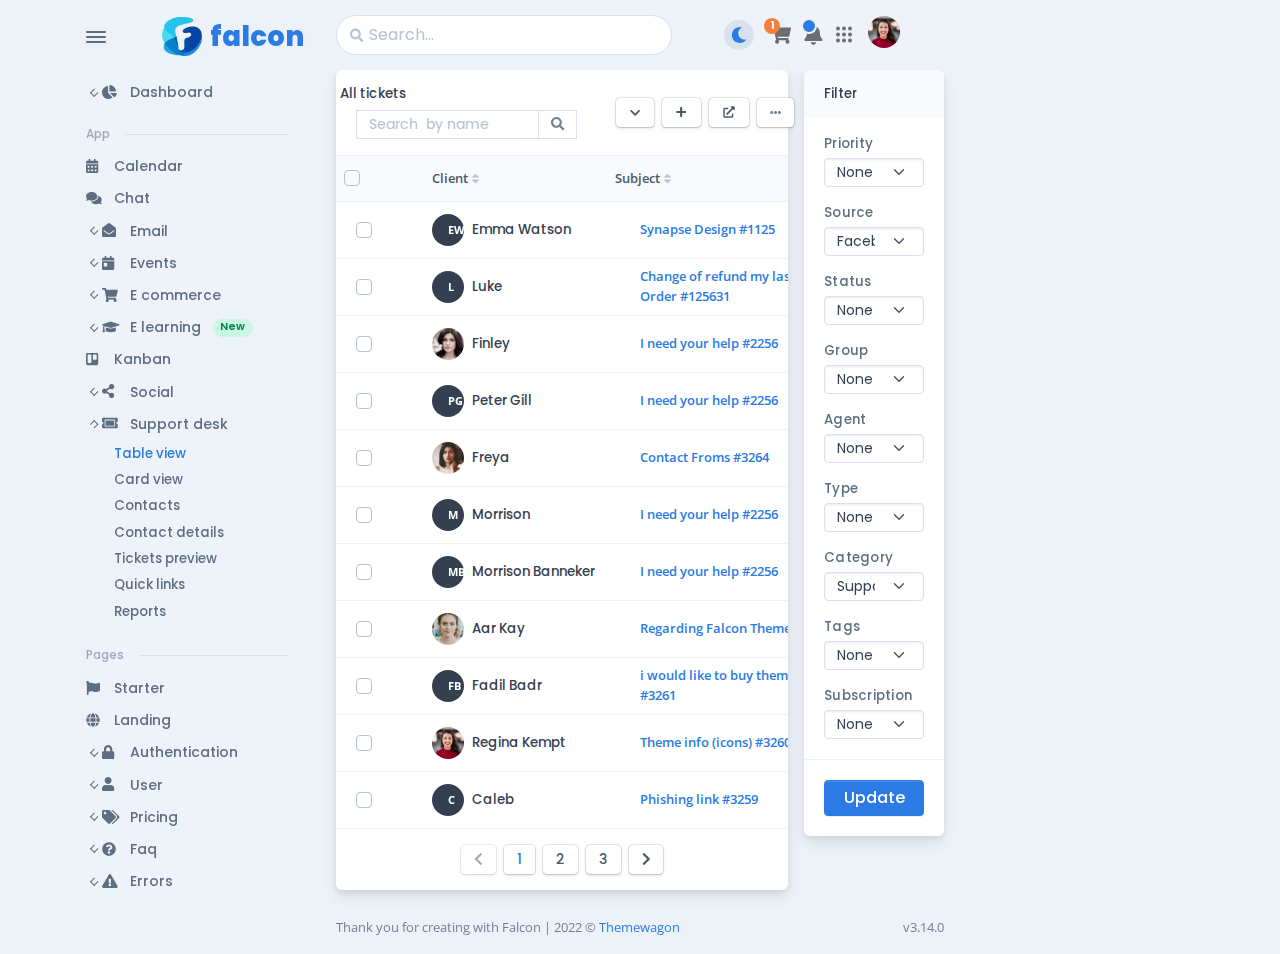
<file: app/teste.html>
<!DOCTYPE html>
<html lang="en-US" dir="ltr">

  <head>
    <meta charset="utf-8">
    <meta http-equiv="X-UA-Compatible" content="IE=edge">
    <meta name="viewport" content="width=device-width, initial-scale=1">


    <!-- ===============================================-->
    <!--    Document Title-->
    <!-- ===============================================-->
    <title>Falcon | Dashboard &amp; Web App Template</title>


    <!-- ===============================================-->
    <!--    Favicons-->
    <!-- ===============================================-->
    <link rel="apple-touch-icon" sizes="180x180" href="../assets/img/favicons/apple-touch-icon.png">
    <link rel="icon" type="image/png" sizes="32x32" href="../assets/img/favicons/favicon-32x32.png">
    <link rel="icon" type="image/png" sizes="16x16" href="../assets/img/favicons/favicon-16x16.png">
    <link rel="shortcut icon" type="image/x-icon" href="../assets/img/favicons/favicon.ico">
    <link rel="manifest" href="../assets/img/favicons/manifest.json">
    <meta name="msapplication-TileImage" content="../assets/img/favicons/mstile-150x150.png">
    <meta name="theme-color" content="#ffffff">
    <script src="../assets/js/config.js"></script>
    <script src="../vendors/simplebar/simplebar.min.js"></script>


    <!-- ===============================================-->
    <!--    Stylesheets-->
    <!-- ===============================================-->
    <link rel="preconnect" href="https://fonts.gstatic.com">
    <link href="https://fonts.googleapis.com/css?family=Open+Sans:300,400,500,600,700%7cPoppins:300,400,500,600,700,800,900&amp;display=swap" rel="stylesheet">
    <link href="../vendors/simplebar/simplebar.min.css" rel="stylesheet">
    <link href="../assets/css/theme-rtl.min.css" rel="stylesheet" id="style-rtl">
    <link href="../assets/css/theme.min.css" rel="stylesheet" id="style-default">
    <link href="../assets/css/user-rtl.min.css" rel="stylesheet" id="user-style-rtl">
    <link href="../assets/css/user.min.css" rel="stylesheet" id="user-style-default">

  </head>


  <body>

    <!-- ===============================================-->
    <!--    Main Content-->
    <!-- ===============================================-->
    <main class="main" id="top">
      <div class="container" data-layout="container">
        <script>
          var isFluid = JSON.parse(localStorage.getItem('isFluid'));
          if (isFluid) {
            var container = document.querySelector('[data-layout]');
            container.classList.remove('container');
            container.classList.add('container-fluid');
          }
        </script>
        <nav class="navbar navbar-light navbar-vertical navbar-expand-xl">
          <script>
            var navbarStyle = localStorage.getItem("navbarStyle");
            if (navbarStyle && navbarStyle !== 'transparent') {
              document.querySelector('.navbar-vertical').classList.add(`navbar-${navbarStyle}`);
            }
          </script>
          <div class="d-flex align-items-center">
            <div class="toggle-icon-wrapper">

              <button class="btn navbar-toggler-humburger-icon navbar-vertical-toggle" data-bs-toggle="tooltip" data-bs-placement="left" title="Toggle Navigation"><span class="navbar-toggle-icon"><span class="toggle-line"></span></span></button>

            </div><a class="navbar-brand" href="../index.html">
              <div class="d-flex align-items-center py-3"><img class="me-2" src="../assets/img/icons/spot-illustrations/falcon.png" alt="" width="40" /><span class="font-sans-serif">falcon</span>
              </div>
            </a>
          </div>
          <div class="collapse navbar-collapse" id="navbarVerticalCollapse">
            <div class="navbar-vertical-content scrollbar">
              <ul class="navbar-nav flex-column mb-3" id="navbarVerticalNav">
                <li class="nav-item">
                  <!-- parent pages--><a class="nav-link dropdown-indicator" href="#dashboard" role="button" data-bs-toggle="collapse" aria-expanded="false" aria-controls="dashboard">
                    <div class="d-flex align-items-center"><span class="nav-link-icon"><span class="fas fa-chart-pie"></span></span><span class="nav-link-text ps-1">Dashboard</span>
                    </div>
                  </a>
                  <ul class="nav collapse" id="dashboard">
                    <li class="nav-item"><a class="nav-link" href="../index.html">
                        <div class="d-flex align-items-center"><span class="nav-link-text ps-1">Default</span>
                        </div>
                      </a>
                      <!-- more inner pages-->
                    </li>
                    <li class="nav-item"><a class="nav-link" href="../dashboard/analytics.html">
                        <div class="d-flex align-items-center"><span class="nav-link-text ps-1">Analytics</span>
                        </div>
                      </a>
                      <!-- more inner pages-->
                    </li>
                    <li class="nav-item"><a class="nav-link" href="../dashboard/crm.html">
                        <div class="d-flex align-items-center"><span class="nav-link-text ps-1">CRM</span>
                        </div>
                      </a>
                      <!-- more inner pages-->
                    </li>
                    <li class="nav-item"><a class="nav-link" href="../dashboard/e-commerce.html">
                        <div class="d-flex align-items-center"><span class="nav-link-text ps-1">E commerce</span>
                        </div>
                      </a>
                      <!-- more inner pages-->
                    </li>
                    <li class="nav-item"><a class="nav-link" href="../dashboard/lms.html">
                        <div class="d-flex align-items-center"><span class="nav-link-text ps-1">LMS</span><span class="badge rounded-pill ms-2 badge-soft-success">New</span>
                        </div>
                      </a>
                      <!-- more inner pages-->
                    </li>
                    <li class="nav-item"><a class="nav-link" href="../dashboard/project-management.html">
                        <div class="d-flex align-items-center"><span class="nav-link-text ps-1">Management</span>
                        </div>
                      </a>
                      <!-- more inner pages-->
                    </li>
                    <li class="nav-item"><a class="nav-link" href="../dashboard/saas.html">
                        <div class="d-flex align-items-center"><span class="nav-link-text ps-1">SaaS</span>
                        </div>
                      </a>
                      <!-- more inner pages-->
                    </li>
                    <li class="nav-item"><a class="nav-link" href="../dashboard/support-desk.html">
                        <div class="d-flex align-items-center"><span class="nav-link-text ps-1">Support desk</span><span class="badge rounded-pill ms-2 badge-soft-success">New</span>
                        </div>
                      </a>
                      <!-- more inner pages-->
                    </li>
                  </ul>
                </li>
                <li class="nav-item">
                  <!-- label-->
                  <div class="row navbar-vertical-label-wrapper mt-3 mb-2">
                    <div class="col-auto navbar-vertical-label">App
                    </div>
                    <div class="col ps-0">
                      <hr class="mb-0 navbar-vertical-divider" />
                    </div>
                  </div>
                  <!-- parent pages--><a class="nav-link" href="../app/calendar.html" role="button">
                    <div class="d-flex align-items-center"><span class="nav-link-icon"><span class="fas fa-calendar-alt"></span></span><span class="nav-link-text ps-1">Calendar</span>
                    </div>
                  </a>
                  <!-- parent pages--><a class="nav-link" href="../app/chat.html" role="button">
                    <div class="d-flex align-items-center"><span class="nav-link-icon"><span class="fas fa-comments"></span></span><span class="nav-link-text ps-1">Chat</span>
                    </div>
                  </a>
                  <!-- parent pages--><a class="nav-link dropdown-indicator" href="#email" role="button" data-bs-toggle="collapse" aria-expanded="false" aria-controls="email">
                    <div class="d-flex align-items-center"><span class="nav-link-icon"><span class="fas fa-envelope-open"></span></span><span class="nav-link-text ps-1">Email</span>
                    </div>
                  </a>
                  <ul class="nav collapse" id="email">
                    <li class="nav-item"><a class="nav-link" href="../app/email/inbox.html">
                        <div class="d-flex align-items-center"><span class="nav-link-text ps-1">Inbox</span>
                        </div>
                      </a>
                      <!-- more inner pages-->
                    </li>
                    <li class="nav-item"><a class="nav-link" href="../app/email/email-detail.html">
                        <div class="d-flex align-items-center"><span class="nav-link-text ps-1">Email detail</span>
                        </div>
                      </a>
                      <!-- more inner pages-->
                    </li>
                    <li class="nav-item"><a class="nav-link" href="../app/email/compose.html">
                        <div class="d-flex align-items-center"><span class="nav-link-text ps-1">Compose</span>
                        </div>
                      </a>
                      <!-- more inner pages-->
                    </li>
                  </ul>
                  <!-- parent pages--><a class="nav-link dropdown-indicator" href="#events" role="button" data-bs-toggle="collapse" aria-expanded="false" aria-controls="events">
                    <div class="d-flex align-items-center"><span class="nav-link-icon"><span class="fas fa-calendar-day"></span></span><span class="nav-link-text ps-1">Events</span>
                    </div>
                  </a>
                  <ul class="nav collapse" id="events">
                    <li class="nav-item"><a class="nav-link" href="../app/events/create-an-event.html">
                        <div class="d-flex align-items-center"><span class="nav-link-text ps-1">Create an event</span>
                        </div>
                      </a>
                      <!-- more inner pages-->
                    </li>
                    <li class="nav-item"><a class="nav-link" href="../app/events/event-detail.html">
                        <div class="d-flex align-items-center"><span class="nav-link-text ps-1">Event detail</span>
                        </div>
                      </a>
                      <!-- more inner pages-->
                    </li>
                    <li class="nav-item"><a class="nav-link" href="../app/events/event-list.html">
                        <div class="d-flex align-items-center"><span class="nav-link-text ps-1">Event list</span>
                        </div>
                      </a>
                      <!-- more inner pages-->
                    </li>
                  </ul>
                  <!-- parent pages--><a class="nav-link dropdown-indicator" href="#e-commerce" role="button" data-bs-toggle="collapse" aria-expanded="false" aria-controls="e-commerce">
                    <div class="d-flex align-items-center"><span class="nav-link-icon"><span class="fas fa-shopping-cart"></span></span><span class="nav-link-text ps-1">E commerce</span>
                    </div>
                  </a>
                  <ul class="nav collapse" id="e-commerce">
                    <li class="nav-item"><a class="nav-link dropdown-indicator" href="#product" data-bs-toggle="collapse" aria-expanded="false" aria-controls="e-commerce">
                        <div class="d-flex align-items-center"><span class="nav-link-text ps-1">Product</span>
                        </div>
                      </a>
                      <!-- more inner pages-->
                      <ul class="nav collapse" id="product">
                        <li class="nav-item"><a class="nav-link" href="../app/e-commerce/product/product-list.html">
                            <div class="d-flex align-items-center"><span class="nav-link-text ps-1">Product list</span>
                            </div>
                          </a>
                          <!-- more inner pages-->
                        </li>
                        <li class="nav-item"><a class="nav-link" href="../app/e-commerce/product/product-grid.html">
                            <div class="d-flex align-items-center"><span class="nav-link-text ps-1">Product grid</span>
                            </div>
                          </a>
                          <!-- more inner pages-->
                        </li>
                        <li class="nav-item"><a class="nav-link" href="../app/e-commerce/product/product-details.html">
                            <div class="d-flex align-items-center"><span class="nav-link-text ps-1">Product details</span>
                            </div>
                          </a>
                          <!-- more inner pages-->
                        </li>
                      </ul>
                    </li>
                    <li class="nav-item"><a class="nav-link dropdown-indicator" href="#orders" data-bs-toggle="collapse" aria-expanded="false" aria-controls="e-commerce">
                        <div class="d-flex align-items-center"><span class="nav-link-text ps-1">Orders</span>
                        </div>
                      </a>
                      <!-- more inner pages-->
                      <ul class="nav collapse" id="orders">
                        <li class="nav-item"><a class="nav-link" href="../app/e-commerce/orders/order-list.html">
                            <div class="d-flex align-items-center"><span class="nav-link-text ps-1">Order list</span>
                            </div>
                          </a>
                          <!-- more inner pages-->
                        </li>
                        <li class="nav-item"><a class="nav-link" href="../app/e-commerce/orders/order-details.html">
                            <div class="d-flex align-items-center"><span class="nav-link-text ps-1">Order details</span>
                            </div>
                          </a>
                          <!-- more inner pages-->
                        </li>
                      </ul>
                    </li>
                    <li class="nav-item"><a class="nav-link" href="../app/e-commerce/customers.html">
                        <div class="d-flex align-items-center"><span class="nav-link-text ps-1">Customers</span>
                        </div>
                      </a>
                      <!-- more inner pages-->
                    </li>
                    <li class="nav-item"><a class="nav-link" href="../app/e-commerce/customer-details.html">
                        <div class="d-flex align-items-center"><span class="nav-link-text ps-1">Customer details</span>
                        </div>
                      </a>
                      <!-- more inner pages-->
                    </li>
                    <li class="nav-item"><a class="nav-link" href="../app/e-commerce/shopping-cart.html">
                        <div class="d-flex align-items-center"><span class="nav-link-text ps-1">Shopping cart</span>
                        </div>
                      </a>
                      <!-- more inner pages-->
                    </li>
                    <li class="nav-item"><a class="nav-link" href="../app/e-commerce/checkout.html">
                        <div class="d-flex align-items-center"><span class="nav-link-text ps-1">Checkout</span>
                        </div>
                      </a>
                      <!-- more inner pages-->
                    </li>
                    <li class="nav-item"><a class="nav-link" href="../app/e-commerce/billing.html">
                        <div class="d-flex align-items-center"><span class="nav-link-text ps-1">Billing</span>
                        </div>
                      </a>
                      <!-- more inner pages-->
                    </li>
                    <li class="nav-item"><a class="nav-link" href="../app/e-commerce/invoice.html">
                        <div class="d-flex align-items-center"><span class="nav-link-text ps-1">Invoice</span>
                        </div>
                      </a>
                      <!-- more inner pages-->
                    </li>
                  </ul>
                  <!-- parent pages--><a class="nav-link dropdown-indicator" href="#e-learning" role="button" data-bs-toggle="collapse" aria-expanded="false" aria-controls="e-learning">
                    <div class="d-flex align-items-center"><span class="nav-link-icon"><span class="fas fa-graduation-cap"></span></span><span class="nav-link-text ps-1">E learning</span><span class="badge rounded-pill ms-2 badge-soft-success">New</span>
                    </div>
                  </a>
                  <ul class="nav collapse" id="e-learning">
                    <li class="nav-item"><a class="nav-link dropdown-indicator" href="#course" data-bs-toggle="collapse" aria-expanded="false" aria-controls="e-learning">
                        <div class="d-flex align-items-center"><span class="nav-link-text ps-1">Course</span>
                        </div>
                      </a>
                      <!-- more inner pages-->
                      <ul class="nav collapse" id="course">
                        <li class="nav-item"><a class="nav-link" href="../app/e-learning/course/course-list.html">
                            <div class="d-flex align-items-center"><span class="nav-link-text ps-1">Course list</span>
                            </div>
                          </a>
                          <!-- more inner pages-->
                        </li>
                        <li class="nav-item"><a class="nav-link" href="../app/e-learning/course/course-grid.html">
                            <div class="d-flex align-items-center"><span class="nav-link-text ps-1">Course grid</span>
                            </div>
                          </a>
                          <!-- more inner pages-->
                        </li>
                        <li class="nav-item"><a class="nav-link" href="../app/e-learning/course/course-details.html">
                            <div class="d-flex align-items-center"><span class="nav-link-text ps-1">Course details</span>
                            </div>
                          </a>
                          <!-- more inner pages-->
                        </li>
                        <li class="nav-item"><a class="nav-link" href="../app/e-learning/course/create-a-course.html">
                            <div class="d-flex align-items-center"><span class="nav-link-text ps-1">Create a course</span>
                            </div>
                          </a>
                          <!-- more inner pages-->
                        </li>
                      </ul>
                    </li>
                    <li class="nav-item"><a class="nav-link" href="../app/e-learning/student-overview.html">
                        <div class="d-flex align-items-center"><span class="nav-link-text ps-1">Student overview</span>
                        </div>
                      </a>
                      <!-- more inner pages-->
                    </li>
                    <li class="nav-item"><a class="nav-link" href="../app/e-learning/trainer-profile.html">
                        <div class="d-flex align-items-center"><span class="nav-link-text ps-1">Trainer profile</span>
                        </div>
                      </a>
                      <!-- more inner pages-->
                    </li>
                  </ul>
                  <!-- parent pages--><a class="nav-link" href="../app/kanban.html" role="button">
                    <div class="d-flex align-items-center"><span class="nav-link-icon"><span class="fab fa-trello"></span></span><span class="nav-link-text ps-1">Kanban</span>
                    </div>
                  </a>
                  <!-- parent pages--><a class="nav-link dropdown-indicator" href="#social" role="button" data-bs-toggle="collapse" aria-expanded="false" aria-controls="social">
                    <div class="d-flex align-items-center"><span class="nav-link-icon"><span class="fas fa-share-alt"></span></span><span class="nav-link-text ps-1">Social</span>
                    </div>
                  </a>
                  <ul class="nav collapse" id="social">
                    <li class="nav-item"><a class="nav-link" href="../app/social/feed.html">
                        <div class="d-flex align-items-center"><span class="nav-link-text ps-1">Feed</span>
                        </div>
                      </a>
                      <!-- more inner pages-->
                    </li>
                    <li class="nav-item"><a class="nav-link" href="../app/social/activity-log.html">
                        <div class="d-flex align-items-center"><span class="nav-link-text ps-1">Activity log</span>
                        </div>
                      </a>
                      <!-- more inner pages-->
                    </li>
                    <li class="nav-item"><a class="nav-link" href="../app/social/notifications.html">
                        <div class="d-flex align-items-center"><span class="nav-link-text ps-1">Notifications</span>
                        </div>
                      </a>
                      <!-- more inner pages-->
                    </li>
                    <li class="nav-item"><a class="nav-link" href="../app/social/followers.html">
                        <div class="d-flex align-items-center"><span class="nav-link-text ps-1">Followers</span>
                        </div>
                      </a>
                      <!-- more inner pages-->
                    </li>
                  </ul>
                  <!-- parent pages--><a class="nav-link dropdown-indicator" href="#support-desk" role="button" data-bs-toggle="collapse" aria-expanded="true" aria-controls="support-desk">
                    <div class="d-flex align-items-center"><span class="nav-link-icon"><span class="fas fa-ticket-alt"></span></span><span class="nav-link-text ps-1">Support desk</span>
                    </div>
                  </a>
                  <ul class="nav collapse show" id="support-desk">
                    <li class="nav-item"><a class="nav-link active" href="../app/support-desk/table-view.html">
                        <div class="d-flex align-items-center"><span class="nav-link-text ps-1">Table view</span>
                        </div>
                      </a>
                      <!-- more inner pages-->
                    </li>
                    <li class="nav-item"><a class="nav-link" href="../app/support-desk/card-view.html">
                        <div class="d-flex align-items-center"><span class="nav-link-text ps-1">Card view</span>
                        </div>
                      </a>
                      <!-- more inner pages-->
                    </li>
                    <li class="nav-item"><a class="nav-link" href="../app/support-desk/contacts.html">
                        <div class="d-flex align-items-center"><span class="nav-link-text ps-1">Contacts</span>
                        </div>
                      </a>
                      <!-- more inner pages-->
                    </li>
                    <li class="nav-item"><a class="nav-link" href="../app/support-desk/contact-details.html">
                        <div class="d-flex align-items-center"><span class="nav-link-text ps-1">Contact details</span>
                        </div>
                      </a>
                      <!-- more inner pages-->
                    </li>
                    <li class="nav-item"><a class="nav-link" href="../app/support-desk/tickets-preview.html">
                        <div class="d-flex align-items-center"><span class="nav-link-text ps-1">Tickets preview</span>
                        </div>
                      </a>
                      <!-- more inner pages-->
                    </li>
                    <li class="nav-item"><a class="nav-link" href="../app/support-desk/quick-links.html">
                        <div class="d-flex align-items-center"><span class="nav-link-text ps-1">Quick links</span>
                        </div>
                      </a>
                      <!-- more inner pages-->
                    </li>
                    <li class="nav-item"><a class="nav-link" href="../app/support-desk/reports.html">
                        <div class="d-flex align-items-center"><span class="nav-link-text ps-1">Reports</span>
                        </div>
                      </a>
                      <!-- more inner pages-->
                    </li>
                  </ul>
                </li>
                <li class="nav-item">
                  <!-- label-->
                  <div class="row navbar-vertical-label-wrapper mt-3 mb-2">
                    <div class="col-auto navbar-vertical-label">Pages
                    </div>
                    <div class="col ps-0">
                      <hr class="mb-0 navbar-vertical-divider" />
                    </div>
                  </div>
                  <!-- parent pages--><a class="nav-link" href="../pages/starter.html" role="button">
                    <div class="d-flex align-items-center"><span class="nav-link-icon"><span class="fas fa-flag"></span></span><span class="nav-link-text ps-1">Starter</span>
                    </div>
                  </a>
                  <!-- parent pages--><a class="nav-link" href="../pages/landing.html" role="button">
                    <div class="d-flex align-items-center"><span class="nav-link-icon"><span class="fas fa-globe"></span></span><span class="nav-link-text ps-1">Landing</span>
                    </div>
                  </a>
                  <!-- parent pages--><a class="nav-link dropdown-indicator" href="#authentication" role="button" data-bs-toggle="collapse" aria-expanded="false" aria-controls="authentication">
                    <div class="d-flex align-items-center"><span class="nav-link-icon"><span class="fas fa-lock"></span></span><span class="nav-link-text ps-1">Authentication</span>
                    </div>
                  </a>
                  <ul class="nav collapse" id="authentication">
                    <li class="nav-item"><a class="nav-link dropdown-indicator" href="#simple" data-bs-toggle="collapse" aria-expanded="false" aria-controls="authentication">
                        <div class="d-flex align-items-center"><span class="nav-link-text ps-1">Simple</span>
                        </div>
                      </a>
                      <!-- more inner pages-->
                      <ul class="nav collapse" id="simple">
                        <li class="nav-item"><a class="nav-link" href="../pages/authentication/simple/login.html">
                            <div class="d-flex align-items-center"><span class="nav-link-text ps-1">Login</span>
                            </div>
                          </a>
                          <!-- more inner pages-->
                        </li>
                        <li class="nav-item"><a class="nav-link" href="../pages/authentication/simple/logout.html">
                            <div class="d-flex align-items-center"><span class="nav-link-text ps-1">Logout</span>
                            </div>
                          </a>
                          <!-- more inner pages-->
                        </li>
                        <li class="nav-item"><a class="nav-link" href="../pages/authentication/simple/register.html">
                            <div class="d-flex align-items-center"><span class="nav-link-text ps-1">Register</span>
                            </div>
                          </a>
                          <!-- more inner pages-->
                        </li>
                        <li class="nav-item"><a class="nav-link" href="../pages/authentication/simple/forgot-password.html">
                            <div class="d-flex align-items-center"><span class="nav-link-text ps-1">Forgot password</span>
                            </div>
                          </a>
                          <!-- more inner pages-->
                        </li>
                        <li class="nav-item"><a class="nav-link" href="../pages/authentication/simple/confirm-mail.html">
                            <div class="d-flex align-items-center"><span class="nav-link-text ps-1">Confirm mail</span>
                            </div>
                          </a>
                          <!-- more inner pages-->
                        </li>
                        <li class="nav-item"><a class="nav-link" href="../pages/authentication/simple/reset-password.html">
                            <div class="d-flex align-items-center"><span class="nav-link-text ps-1">Reset password</span>
                            </div>
                          </a>
                          <!-- more inner pages-->
                        </li>
                        <li class="nav-item"><a class="nav-link" href="../pages/authentication/simple/lock-screen.html">
                            <div class="d-flex align-items-center"><span class="nav-link-text ps-1">Lock screen</span>
                            </div>
                          </a>
                          <!-- more inner pages-->
                        </li>
                      </ul>
                    </li>
                    <li class="nav-item"><a class="nav-link dropdown-indicator" href="#card" data-bs-toggle="collapse" aria-expanded="false" aria-controls="authentication">
                        <div class="d-flex align-items-center"><span class="nav-link-text ps-1">Card</span>
                        </div>
                      </a>
                      <!-- more inner pages-->
                      <ul class="nav collapse" id="card">
                        <li class="nav-item"><a class="nav-link" href="../pages/authentication/card/login.html">
                            <div class="d-flex align-items-center"><span class="nav-link-text ps-1">Login</span>
                            </div>
                          </a>
                          <!-- more inner pages-->
                        </li>
                        <li class="nav-item"><a class="nav-link" href="../pages/authentication/card/logout.html">
                            <div class="d-flex align-items-center"><span class="nav-link-text ps-1">Logout</span>
                            </div>
                          </a>
                          <!-- more inner pages-->
                        </li>
                        <li class="nav-item"><a class="nav-link" href="../pages/authentication/card/register.html">
                            <div class="d-flex align-items-center"><span class="nav-link-text ps-1">Register</span>
                            </div>
                          </a>
                          <!-- more inner pages-->
                        </li>
                        <li class="nav-item"><a class="nav-link" href="../pages/authentication/card/forgot-password.html">
                            <div class="d-flex align-items-center"><span class="nav-link-text ps-1">Forgot password</span>
                            </div>
                          </a>
                          <!-- more inner pages-->
                        </li>
                        <li class="nav-item"><a class="nav-link" href="../pages/authentication/card/confirm-mail.html">
                            <div class="d-flex align-items-center"><span class="nav-link-text ps-1">Confirm mail</span>
                            </div>
                          </a>
                          <!-- more inner pages-->
                        </li>
                        <li class="nav-item"><a class="nav-link" href="../pages/authentication/card/reset-password.html">
                            <div class="d-flex align-items-center"><span class="nav-link-text ps-1">Reset password</span>
                            </div>
                          </a>
                          <!-- more inner pages-->
                        </li>
                        <li class="nav-item"><a class="nav-link" href="../pages/authentication/card/lock-screen.html">
                            <div class="d-flex align-items-center"><span class="nav-link-text ps-1">Lock screen</span>
                            </div>
                          </a>
                          <!-- more inner pages-->
                        </li>
                      </ul>
                    </li>
                    <li class="nav-item"><a class="nav-link dropdown-indicator" href="#split" data-bs-toggle="collapse" aria-expanded="false" aria-controls="authentication">
                        <div class="d-flex align-items-center"><span class="nav-link-text ps-1">Split</span>
                        </div>
                      </a>
                      <!-- more inner pages-->
                      <ul class="nav collapse" id="split">
                        <li class="nav-item"><a class="nav-link" href="../pages/authentication/split/login.html">
                            <div class="d-flex align-items-center"><span class="nav-link-text ps-1">Login</span>
                            </div>
                          </a>
                          <!-- more inner pages-->
                        </li>
                        <li class="nav-item"><a class="nav-link" href="../pages/authentication/split/logout.html">
                            <div class="d-flex align-items-center"><span class="nav-link-text ps-1">Logout</span>
                            </div>
                          </a>
                          <!-- more inner pages-->
                        </li>
                        <li class="nav-item"><a class="nav-link" href="../pages/authentication/split/register.html">
                            <div class="d-flex align-items-center"><span class="nav-link-text ps-1">Register</span>
                            </div>
                          </a>
                          <!-- more inner pages-->
                        </li>
                        <li class="nav-item"><a class="nav-link" href="../pages/authentication/split/forgot-password.html">
                            <div class="d-flex align-items-center"><span class="nav-link-text ps-1">Forgot password</span>
                            </div>
                          </a>
                          <!-- more inner pages-->
                        </li>
                        <li class="nav-item"><a class="nav-link" href="../pages/authentication/split/confirm-mail.html">
                            <div class="d-flex align-items-center"><span class="nav-link-text ps-1">Confirm mail</span>
                            </div>
                          </a>
                          <!-- more inner pages-->
                        </li>
                        <li class="nav-item"><a class="nav-link" href="../pages/authentication/split/reset-password.html">
                            <div class="d-flex align-items-center"><span class="nav-link-text ps-1">Reset password</span>
                            </div>
                          </a>
                          <!-- more inner pages-->
                        </li>
                        <li class="nav-item"><a class="nav-link" href="../pages/authentication/split/lock-screen.html">
                            <div class="d-flex align-items-center"><span class="nav-link-text ps-1">Lock screen</span>
                            </div>
                          </a>
                          <!-- more inner pages-->
                        </li>
                      </ul>
                    </li>
                    <li class="nav-item"><a class="nav-link" href="../pages/authentication/wizard.html">
                        <div class="d-flex align-items-center"><span class="nav-link-text ps-1">Wizard</span>
                        </div>
                      </a>
                      <!-- more inner pages-->
                    </li>
                    <li class="nav-item"><a class="nav-link" href="../#authentication-modal" data-bs-toggle="modal">
                        <div class="d-flex align-items-center"><span class="nav-link-text ps-1">Modal</span>
                        </div>
                      </a>
                      <!-- more inner pages-->
                    </li>
                  </ul>
                  <!-- parent pages--><a class="nav-link dropdown-indicator" href="#user" role="button" data-bs-toggle="collapse" aria-expanded="false" aria-controls="user">
                    <div class="d-flex align-items-center"><span class="nav-link-icon"><span class="fas fa-user"></span></span><span class="nav-link-text ps-1">User</span>
                    </div>
                  </a>
                  <ul class="nav collapse" id="user">
                    <li class="nav-item"><a class="nav-link" href="../pages/user/profile.html">
                        <div class="d-flex align-items-center"><span class="nav-link-text ps-1">Profile</span>
                        </div>
                      </a>
                      <!-- more inner pages-->
                    </li>
                    <li class="nav-item"><a class="nav-link" href="../pages/user/settings.html">
                        <div class="d-flex align-items-center"><span class="nav-link-text ps-1">Settings</span>
                        </div>
                      </a>
                      <!-- more inner pages-->
                    </li>
                  </ul>
                  <!-- parent pages--><a class="nav-link dropdown-indicator" href="#pricing" role="button" data-bs-toggle="collapse" aria-expanded="false" aria-controls="pricing">
                    <div class="d-flex align-items-center"><span class="nav-link-icon"><span class="fas fa-tags"></span></span><span class="nav-link-text ps-1">Pricing</span>
                    </div>
                  </a>
                  <ul class="nav collapse" id="pricing">
                    <li class="nav-item"><a class="nav-link" href="../pages/pricing/pricing-default.html">
                        <div class="d-flex align-items-center"><span class="nav-link-text ps-1">Pricing default</span>
                        </div>
                      </a>
                      <!-- more inner pages-->
                    </li>
                    <li class="nav-item"><a class="nav-link" href="../pages/pricing/pricing-alt.html">
                        <div class="d-flex align-items-center"><span class="nav-link-text ps-1">Pricing alt</span>
                        </div>
                      </a>
                      <!-- more inner pages-->
                    </li>
                  </ul>
                  <!-- parent pages--><a class="nav-link dropdown-indicator" href="#faq" role="button" data-bs-toggle="collapse" aria-expanded="false" aria-controls="faq">
                    <div class="d-flex align-items-center"><span class="nav-link-icon"><span class="fas fa-question-circle"></span></span><span class="nav-link-text ps-1">Faq</span>
                    </div>
                  </a>
                  <ul class="nav collapse" id="faq">
                    <li class="nav-item"><a class="nav-link" href="../pages/faq/faq-basic.html">
                        <div class="d-flex align-items-center"><span class="nav-link-text ps-1">Faq basic</span>
                        </div>
                      </a>
                      <!-- more inner pages-->
                    </li>
                    <li class="nav-item"><a class="nav-link" href="../pages/faq/faq-alt.html">
                        <div class="d-flex align-items-center"><span class="nav-link-text ps-1">Faq alt</span>
                        </div>
                      </a>
                      <!-- more inner pages-->
                    </li>
                    <li class="nav-item"><a class="nav-link" href="../pages/faq/faq-accordion.html">
                        <div class="d-flex align-items-center"><span class="nav-link-text ps-1">Faq accordion</span>
                        </div>
                      </a>
                      <!-- more inner pages-->
                    </li>
                  </ul>
                  <!-- parent pages--><a class="nav-link dropdown-indicator" href="#errors" role="button" data-bs-toggle="collapse" aria-expanded="false" aria-controls="errors">
                    <div class="d-flex align-items-center"><span class="nav-link-icon"><span class="fas fa-exclamation-triangle"></span></span><span class="nav-link-text ps-1">Errors</span>
                    </div>
                  </a>
                  <ul class="nav collapse" id="errors">
                    <li class="nav-item"><a class="nav-link" href="../pages/errors/404.html">
                        <div class="d-flex align-items-center"><span class="nav-link-text ps-1">404</span>
                        </div>
                      </a>
                      <!-- more inner pages-->
                    </li>
                    <li class="nav-item"><a class="nav-link" href="../pages/errors/500.html">
                        <div class="d-flex align-items-center"><span class="nav-link-text ps-1">500</span>
                        </div>
                      </a>
                      <!-- more inner pages-->
                    </li>
                  </ul>
                  <!-- parent pages--><a class="nav-link dropdown-indicator" href="#miscellaneous" role="button" data-bs-toggle="collapse" aria-expanded="false" aria-controls="miscellaneous">
                    <div class="d-flex align-items-center"><span class="nav-link-icon"><span class="fas fa-thumbtack"></span></span><span class="nav-link-text ps-1">Miscellaneous</span>
                    </div>
                  </a>
                  <ul class="nav collapse" id="miscellaneous">
                    <li class="nav-item"><a class="nav-link" href="../pages/miscellaneous/associations.html">
                        <div class="d-flex align-items-center"><span class="nav-link-text ps-1">Associations</span>
                        </div>
                      </a>
                      <!-- more inner pages-->
                    </li>
                    <li class="nav-item"><a class="nav-link" href="../pages/miscellaneous/invite-people.html">
                        <div class="d-flex align-items-center"><span class="nav-link-text ps-1">Invite people</span>
                        </div>
                      </a>
                      <!-- more inner pages-->
                    </li>
                    <li class="nav-item"><a class="nav-link" href="../pages/miscellaneous/privacy-policy.html">
                        <div class="d-flex align-items-center"><span class="nav-link-text ps-1">Privacy policy</span>
                        </div>
                      </a>
                      <!-- more inner pages-->
                    </li>
                  </ul>
                  <!-- parent pages--><a class="nav-link dropdown-indicator" href="#Layouts" role="button" data-bs-toggle="collapse" aria-expanded="false" aria-controls="Layouts">
                    <div class="d-flex align-items-center"><span class="nav-link-icon"><span class="far fa-window-restore"></span></span><span class="nav-link-text ps-1">Layouts</span>
                    </div>
                  </a>
                  <ul class="nav collapse" id="Layouts">
                    <li class="nav-item"><a class="nav-link" href="../demo/navbar-vertical.html" target="_blank">
                        <div class="d-flex align-items-center"><span class="nav-link-text ps-1">Navbar vertical</span>
                        </div>
                      </a>
                      <!-- more inner pages-->
                    </li>
                    <li class="nav-item"><a class="nav-link" href="../demo/navbar-top.html" target="_blank">
                        <div class="d-flex align-items-center"><span class="nav-link-text ps-1">Top nav</span>
                        </div>
                      </a>
                      <!-- more inner pages-->
                    </li>
                    <li class="nav-item"><a class="nav-link" href="../demo/navbar-double-top.html" target="_blank">
                        <div class="d-flex align-items-center"><span class="nav-link-text ps-1">Double top</span><span class="badge rounded-pill ms-2 badge-soft-success">New</span>
                        </div>
                      </a>
                      <!-- more inner pages-->
                    </li>
                    <li class="nav-item"><a class="nav-link" href="../demo/combo-nav.html" target="_blank">
                        <div class="d-flex align-items-center"><span class="nav-link-text ps-1">Combo nav</span>
                        </div>
                      </a>
                      <!-- more inner pages-->
                    </li>
                  </ul>
                </li>
                <li class="nav-item">
                  <!-- label-->
                  <div class="row navbar-vertical-label-wrapper mt-3 mb-2">
                    <div class="col-auto navbar-vertical-label">Modules
                    </div>
                    <div class="col ps-0">
                      <hr class="mb-0 navbar-vertical-divider" />
                    </div>
                  </div>
                  <!-- parent pages--><a class="nav-link dropdown-indicator" href="#forms" role="button" data-bs-toggle="collapse" aria-expanded="false" aria-controls="forms">
                    <div class="d-flex align-items-center"><span class="nav-link-icon"><span class="fas fa-file-alt"></span></span><span class="nav-link-text ps-1">Forms</span>
                    </div>
                  </a>
                  <ul class="nav collapse" id="forms">
                    <li class="nav-item"><a class="nav-link dropdown-indicator" href="#basic" data-bs-toggle="collapse" aria-expanded="false" aria-controls="forms">
                        <div class="d-flex align-items-center"><span class="nav-link-text ps-1">Basic</span>
                        </div>
                      </a>
                      <!-- more inner pages-->
                      <ul class="nav collapse" id="basic">
                        <li class="nav-item"><a class="nav-link" href="../modules/forms/basic/form-control.html">
                            <div class="d-flex align-items-center"><span class="nav-link-text ps-1">Form control</span>
                            </div>
                          </a>
                          <!-- more inner pages-->
                        </li>
                        <li class="nav-item"><a class="nav-link" href="../modules/forms/basic/input-group.html">
                            <div class="d-flex align-items-center"><span class="nav-link-text ps-1">Input group</span>
                            </div>
                          </a>
                          <!-- more inner pages-->
                        </li>
                        <li class="nav-item"><a class="nav-link" href="../modules/forms/basic/select.html">
                            <div class="d-flex align-items-center"><span class="nav-link-text ps-1">Select</span>
                            </div>
                          </a>
                          <!-- more inner pages-->
                        </li>
                        <li class="nav-item"><a class="nav-link" href="../modules/forms/basic/checks.html">
                            <div class="d-flex align-items-center"><span class="nav-link-text ps-1">Checks</span>
                            </div>
                          </a>
                          <!-- more inner pages-->
                        </li>
                        <li class="nav-item"><a class="nav-link" href="../modules/forms/basic/range.html">
                            <div class="d-flex align-items-center"><span class="nav-link-text ps-1">Range</span>
                            </div>
                          </a>
                          <!-- more inner pages-->
                        </li>
                        <li class="nav-item"><a class="nav-link" href="../modules/forms/basic/layout.html">
                            <div class="d-flex align-items-center"><span class="nav-link-text ps-1">Layout</span>
                            </div>
                          </a>
                          <!-- more inner pages-->
                        </li>
                      </ul>
                    </li>
                    <li class="nav-item"><a class="nav-link dropdown-indicator" href="#advance" data-bs-toggle="collapse" aria-expanded="false" aria-controls="forms">
                        <div class="d-flex align-items-center"><span class="nav-link-text ps-1">Advance</span>
                        </div>
                      </a>
                      <!-- more inner pages-->
                      <ul class="nav collapse" id="advance">
                        <li class="nav-item"><a class="nav-link" href="../modules/forms/advance/advance-select.html">
                            <div class="d-flex align-items-center"><span class="nav-link-text ps-1">Advance select</span>
                            </div>
                          </a>
                          <!-- more inner pages-->
                        </li>
                        <li class="nav-item"><a class="nav-link" href="../modules/forms/advance/date-picker.html">
                            <div class="d-flex align-items-center"><span class="nav-link-text ps-1">Date picker</span>
                            </div>
                          </a>
                          <!-- more inner pages-->
                        </li>
                        <li class="nav-item"><a class="nav-link" href="../modules/forms/advance/editor.html">
                            <div class="d-flex align-items-center"><span class="nav-link-text ps-1">Editor</span>
                            </div>
                          </a>
                          <!-- more inner pages-->
                        </li>
                        <li class="nav-item"><a class="nav-link" href="../modules/forms/advance/emoji-button.html">
                            <div class="d-flex align-items-center"><span class="nav-link-text ps-1">Emoji button</span>
                            </div>
                          </a>
                          <!-- more inner pages-->
                        </li>
                        <li class="nav-item"><a class="nav-link" href="../modules/forms/advance/file-uploader.html">
                            <div class="d-flex align-items-center"><span class="nav-link-text ps-1">File uploader</span>
                            </div>
                          </a>
                          <!-- more inner pages-->
                        </li>
                        <li class="nav-item"><a class="nav-link" href="../modules/forms/advance/rating.html">
                            <div class="d-flex align-items-center"><span class="nav-link-text ps-1">Rating</span>
                            </div>
                          </a>
                          <!-- more inner pages-->
                        </li>
                      </ul>
                    </li>
                    <li class="nav-item"><a class="nav-link" href="../modules/forms/floating-labels.html">
                        <div class="d-flex align-items-center"><span class="nav-link-text ps-1">Floating labels</span>
                        </div>
                      </a>
                      <!-- more inner pages-->
                    </li>
                    <li class="nav-item"><a class="nav-link" href="../modules/forms/wizard.html">
                        <div class="d-flex align-items-center"><span class="nav-link-text ps-1">Wizard</span>
                        </div>
                      </a>
                      <!-- more inner pages-->
                    </li>
                    <li class="nav-item"><a class="nav-link" href="../modules/forms/validation.html">
                        <div class="d-flex align-items-center"><span class="nav-link-text ps-1">Validation</span>
                        </div>
                      </a>
                      <!-- more inner pages-->
                    </li>
                  </ul>
                  <!-- parent pages--><a class="nav-link dropdown-indicator" href="#tables" role="button" data-bs-toggle="collapse" aria-expanded="false" aria-controls="tables">
                    <div class="d-flex align-items-center"><span class="nav-link-icon"><span class="fas fa-table"></span></span><span class="nav-link-text ps-1">Tables</span>
                    </div>
                  </a>
                  <ul class="nav collapse" id="tables">
                    <li class="nav-item"><a class="nav-link" href="../modules/tables/basic-tables.html">
                        <div class="d-flex align-items-center"><span class="nav-link-text ps-1">Basic tables</span>
                        </div>
                      </a>
                      <!-- more inner pages-->
                    </li>
                    <li class="nav-item"><a class="nav-link" href="../modules/tables/advance-tables.html">
                        <div class="d-flex align-items-center"><span class="nav-link-text ps-1">Advance tables</span>
                        </div>
                      </a>
                      <!-- more inner pages-->
                    </li>
                    <li class="nav-item"><a class="nav-link" href="../modules/tables/bulk-select.html">
                        <div class="d-flex align-items-center"><span class="nav-link-text ps-1">Bulk select</span>
                        </div>
                      </a>
                      <!-- more inner pages-->
                    </li>
                  </ul>
                  <!-- parent pages--><a class="nav-link dropdown-indicator" href="#charts" role="button" data-bs-toggle="collapse" aria-expanded="false" aria-controls="charts">
                    <div class="d-flex align-items-center"><span class="nav-link-icon"><span class="fas fa-chart-line"></span></span><span class="nav-link-text ps-1">Charts</span>
                    </div>
                  </a>
                  <ul class="nav collapse" id="charts">
                    <li class="nav-item"><a class="nav-link" href="../modules/charts/chartjs.html">
                        <div class="d-flex align-items-center"><span class="nav-link-text ps-1">Chartjs</span>
                        </div>
                      </a>
                      <!-- more inner pages-->
                    </li>
                    <li class="nav-item"><a class="nav-link" href="../modules/charts/d3js.html">
                        <div class="d-flex align-items-center"><span class="nav-link-text ps-1">D3js</span><span class="badge rounded-pill ms-2 badge-soft-success">New</span>
                        </div>
                      </a>
                      <!-- more inner pages-->
                    </li>
                    <li class="nav-item"><a class="nav-link dropdown-indicator" href="#eCharts" data-bs-toggle="collapse" aria-expanded="false" aria-controls="charts">
                        <div class="d-flex align-items-center"><span class="nav-link-text ps-1">ECharts</span>
                        </div>
                      </a>
                      <!-- more inner pages-->
                      <ul class="nav collapse" id="eCharts">
                        <li class="nav-item"><a class="nav-link" href="../modules/charts/echarts/line-charts.html">
                            <div class="d-flex align-items-center"><span class="nav-link-text ps-1">Line charts</span>
                            </div>
                          </a>
                          <!-- more inner pages-->
                        </li>
                        <li class="nav-item"><a class="nav-link" href="../modules/charts/echarts/bar-charts.html">
                            <div class="d-flex align-items-center"><span class="nav-link-text ps-1">Bar charts</span>
                            </div>
                          </a>
                          <!-- more inner pages-->
                        </li>
                        <li class="nav-item"><a class="nav-link" href="../modules/charts/echarts/candlestick-charts.html">
                            <div class="d-flex align-items-center"><span class="nav-link-text ps-1">Candlestick charts</span>
                            </div>
                          </a>
                          <!-- more inner pages-->
                        </li>
                        <li class="nav-item"><a class="nav-link" href="../modules/charts/echarts/geo-map.html">
                            <div class="d-flex align-items-center"><span class="nav-link-text ps-1">Geo map</span>
                            </div>
                          </a>
                          <!-- more inner pages-->
                        </li>
                        <li class="nav-item"><a class="nav-link" href="../modules/charts/echarts/scatter-charts.html">
                            <div class="d-flex align-items-center"><span class="nav-link-text ps-1">Scatter charts</span>
                            </div>
                          </a>
                          <!-- more inner pages-->
                        </li>
                        <li class="nav-item"><a class="nav-link" href="../modules/charts/echarts/pie-charts.html">
                            <div class="d-flex align-items-center"><span class="nav-link-text ps-1">Pie charts</span>
                            </div>
                          </a>
                          <!-- more inner pages-->
                        </li>
                        <li class="nav-item"><a class="nav-link" href="../modules/charts/echarts/gauge-charts.html">
                            <div class="d-flex align-items-center"><span class="nav-link-text ps-1">Gauge charts</span>
                            </div>
                          </a>
                          <!-- more inner pages-->
                        </li>
                        <li class="nav-item"><a class="nav-link" href="../modules/charts/echarts/radar-charts.html">
                            <div class="d-flex align-items-center"><span class="nav-link-text ps-1">Radar charts</span>
                            </div>
                          </a>
                          <!-- more inner pages-->
                        </li>
                        <li class="nav-item"><a class="nav-link" href="../modules/charts/echarts/heatmap-charts.html">
                            <div class="d-flex align-items-center"><span class="nav-link-text ps-1">Heatmap charts</span>
                            </div>
                          </a>
                          <!-- more inner pages-->
                        </li>
                        <li class="nav-item"><a class="nav-link" href="../modules/charts/echarts/how-to-use.html">
                            <div class="d-flex align-items-center"><span class="nav-link-text ps-1">How to use</span>
                            </div>
                          </a>
                          <!-- more inner pages-->
                        </li>
                      </ul>
                    </li>
                  </ul>
                  <!-- parent pages--><a class="nav-link dropdown-indicator" href="#icons" role="button" data-bs-toggle="collapse" aria-expanded="false" aria-controls="icons">
                    <div class="d-flex align-items-center"><span class="nav-link-icon"><span class="fas fa-shapes"></span></span><span class="nav-link-text ps-1">Icons</span>
                    </div>
                  </a>
                  <ul class="nav collapse" id="icons">
                    <li class="nav-item"><a class="nav-link" href="../modules/icons/font-awesome.html">
                        <div class="d-flex align-items-center"><span class="nav-link-text ps-1">Font awesome</span>
                        </div>
                      </a>
                      <!-- more inner pages-->
                    </li>
                    <li class="nav-item"><a class="nav-link" href="../modules/icons/bootstrap-icons.html">
                        <div class="d-flex align-items-center"><span class="nav-link-text ps-1">Bootstrap icons</span>
                        </div>
                      </a>
                      <!-- more inner pages-->
                    </li>
                    <li class="nav-item"><a class="nav-link" href="../modules/icons/feather.html">
                        <div class="d-flex align-items-center"><span class="nav-link-text ps-1">Feather</span>
                        </div>
                      </a>
                      <!-- more inner pages-->
                    </li>
                    <li class="nav-item"><a class="nav-link" href="../modules/icons/material-icons.html">
                        <div class="d-flex align-items-center"><span class="nav-link-text ps-1">Material icons</span>
                        </div>
                      </a>
                      <!-- more inner pages-->
                    </li>
                  </ul>
                  <!-- parent pages--><a class="nav-link dropdown-indicator" href="#maps" role="button" data-bs-toggle="collapse" aria-expanded="false" aria-controls="maps">
                    <div class="d-flex align-items-center"><span class="nav-link-icon"><span class="fas fa-map"></span></span><span class="nav-link-text ps-1">Maps</span>
                    </div>
                  </a>
                  <ul class="nav collapse" id="maps">
                    <li class="nav-item"><a class="nav-link" href="../modules/maps/google-map.html">
                        <div class="d-flex align-items-center"><span class="nav-link-text ps-1">Google map</span>
                        </div>
                      </a>
                      <!-- more inner pages-->
                    </li>
                    <li class="nav-item"><a class="nav-link" href="../modules/maps/leaflet-map.html">
                        <div class="d-flex align-items-center"><span class="nav-link-text ps-1">Leaflet map</span>
                        </div>
                      </a>
                      <!-- more inner pages-->
                    </li>
                  </ul>
                  <!-- parent pages--><a class="nav-link dropdown-indicator" href="#components" role="button" data-bs-toggle="collapse" aria-expanded="false" aria-controls="components">
                    <div class="d-flex align-items-center"><span class="nav-link-icon"><span class="fas fa-puzzle-piece"></span></span><span class="nav-link-text ps-1">Components</span>
                    </div>
                  </a>
                  <ul class="nav collapse" id="components">
                    <li class="nav-item"><a class="nav-link" href="../modules/components/accordion.html">
                        <div class="d-flex align-items-center"><span class="nav-link-text ps-1">Accordion</span>
                        </div>
                      </a>
                      <!-- more inner pages-->
                    </li>
                    <li class="nav-item"><a class="nav-link" href="../modules/components/alerts.html">
                        <div class="d-flex align-items-center"><span class="nav-link-text ps-1">Alerts</span>
                        </div>
                      </a>
                      <!-- more inner pages-->
                    </li>
                    <li class="nav-item"><a class="nav-link" href="../modules/components/anchor.html">
                        <div class="d-flex align-items-center"><span class="nav-link-text ps-1">Anchor</span>
                        </div>
                      </a>
                      <!-- more inner pages-->
                    </li>
                    <li class="nav-item"><a class="nav-link" href="../modules/components/animated-icons.html">
                        <div class="d-flex align-items-center"><span class="nav-link-text ps-1">Animated icons</span>
                        </div>
                      </a>
                      <!-- more inner pages-->
                    </li>
                    <li class="nav-item"><a class="nav-link" href="../modules/components/background.html">
                        <div class="d-flex align-items-center"><span class="nav-link-text ps-1">Background</span>
                        </div>
                      </a>
                      <!-- more inner pages-->
                    </li>
                    <li class="nav-item"><a class="nav-link" href="../modules/components/badges.html">
                        <div class="d-flex align-items-center"><span class="nav-link-text ps-1">Badges</span>
                        </div>
                      </a>
                      <!-- more inner pages-->
                    </li>
                    <li class="nav-item"><a class="nav-link" href="../modules/components/bottom-bar.html">
                        <div class="d-flex align-items-center"><span class="nav-link-text ps-1">Bottom bar</span><span class="badge rounded-pill ms-2 badge-soft-success">New</span>
                        </div>
                      </a>
                      <!-- more inner pages-->
                    </li>
                    <li class="nav-item"><a class="nav-link" href="../modules/components/breadcrumbs.html">
                        <div class="d-flex align-items-center"><span class="nav-link-text ps-1">Breadcrumbs</span>
                        </div>
                      </a>
                      <!-- more inner pages-->
                    </li>
                    <li class="nav-item"><a class="nav-link" href="../modules/components/buttons.html">
                        <div class="d-flex align-items-center"><span class="nav-link-text ps-1">Buttons</span>
                        </div>
                      </a>
                      <!-- more inner pages-->
                    </li>
                    <li class="nav-item"><a class="nav-link" href="../modules/components/calendar.html">
                        <div class="d-flex align-items-center"><span class="nav-link-text ps-1">Calendar</span>
                        </div>
                      </a>
                      <!-- more inner pages-->
                    </li>
                    <li class="nav-item"><a class="nav-link" href="../modules/components/cards.html">
                        <div class="d-flex align-items-center"><span class="nav-link-text ps-1">Cards</span>
                        </div>
                      </a>
                      <!-- more inner pages-->
                    </li>
                    <li class="nav-item"><a class="nav-link dropdown-indicator" href="#carousel" data-bs-toggle="collapse" aria-expanded="false" aria-controls="components">
                        <div class="d-flex align-items-center"><span class="nav-link-text ps-1">Carousel</span>
                        </div>
                      </a>
                      <!-- more inner pages-->
                      <ul class="nav collapse" id="carousel">
                        <li class="nav-item"><a class="nav-link" href="../modules/components/carousel/bootstrap.html">
                            <div class="d-flex align-items-center"><span class="nav-link-text ps-1">Bootstrap</span>
                            </div>
                          </a>
                          <!-- more inner pages-->
                        </li>
                        <li class="nav-item"><a class="nav-link" href="../modules/components/carousel/swiper.html">
                            <div class="d-flex align-items-center"><span class="nav-link-text ps-1">Swiper</span>
                            </div>
                          </a>
                          <!-- more inner pages-->
                        </li>
                      </ul>
                    </li>
                    <li class="nav-item"><a class="nav-link" href="../modules/components/collapse.html">
                        <div class="d-flex align-items-center"><span class="nav-link-text ps-1">Collapse</span>
                        </div>
                      </a>
                      <!-- more inner pages-->
                    </li>
                    <li class="nav-item"><a class="nav-link" href="../modules/components/cookie-notice.html">
                        <div class="d-flex align-items-center"><span class="nav-link-text ps-1">Cookie notice</span>
                        </div>
                      </a>
                      <!-- more inner pages-->
                    </li>
                    <li class="nav-item"><a class="nav-link" href="../modules/components/countup.html">
                        <div class="d-flex align-items-center"><span class="nav-link-text ps-1">Countup</span>
                        </div>
                      </a>
                      <!-- more inner pages-->
                    </li>
                    <li class="nav-item"><a class="nav-link" href="../modules/components/draggable.html">
                        <div class="d-flex align-items-center"><span class="nav-link-text ps-1">Draggable</span>
                        </div>
                      </a>
                      <!-- more inner pages-->
                    </li>
                    <li class="nav-item"><a class="nav-link" href="../modules/components/dropdowns.html">
                        <div class="d-flex align-items-center"><span class="nav-link-text ps-1">Dropdowns</span>
                        </div>
                      </a>
                      <!-- more inner pages-->
                    </li>
                    <li class="nav-item"><a class="nav-link" href="../modules/components/jquery-components.html">
                        <div class="d-flex align-items-center"><span class="nav-link-text ps-1">Jquery</span><span class="badge rounded-pill ms-2 badge-soft-success">New</span>
                        </div>
                      </a>
                      <!-- more inner pages-->
                    </li>
                    <li class="nav-item"><a class="nav-link" href="../modules/components/list-group.html">
                        <div class="d-flex align-items-center"><span class="nav-link-text ps-1">List group</span>
                        </div>
                      </a>
                      <!-- more inner pages-->
                    </li>
                    <li class="nav-item"><a class="nav-link" href="../modules/components/modals.html">
                        <div class="d-flex align-items-center"><span class="nav-link-text ps-1">Modals</span>
                        </div>
                      </a>
                      <!-- more inner pages-->
                    </li>
                    <li class="nav-item"><a class="nav-link dropdown-indicator" href="#navs-_and_-Tabs" data-bs-toggle="collapse" aria-expanded="false" aria-controls="components">
                        <div class="d-flex align-items-center"><span class="nav-link-text ps-1">Navs &amp; Tabs</span>
                        </div>
                      </a>
                      <!-- more inner pages-->
                      <ul class="nav collapse" id="navs-_and_-Tabs">
                        <li class="nav-item"><a class="nav-link" href="../modules/components/navs-and-tabs/navs.html">
                            <div class="d-flex align-items-center"><span class="nav-link-text ps-1">Navs</span>
                            </div>
                          </a>
                          <!-- more inner pages-->
                        </li>
                        <li class="nav-item"><a class="nav-link" href="../modules/components/navs-and-tabs/navbar.html">
                            <div class="d-flex align-items-center"><span class="nav-link-text ps-1">Navbar</span>
                            </div>
                          </a>
                          <!-- more inner pages-->
                        </li>
                        <li class="nav-item"><a class="nav-link" href="../modules/components/navs-and-tabs/vertical-navbar.html">
                            <div class="d-flex align-items-center"><span class="nav-link-text ps-1">Navbar vertical</span>
                            </div>
                          </a>
                          <!-- more inner pages-->
                        </li>
                        <li class="nav-item"><a class="nav-link" href="../modules/components/navs-and-tabs/top-navbar.html">
                            <div class="d-flex align-items-center"><span class="nav-link-text ps-1">Top nav</span>
                            </div>
                          </a>
                          <!-- more inner pages-->
                        </li>
                        <li class="nav-item"><a class="nav-link" href="../modules/components/navs-and-tabs/double-top-navbar.html">
                            <div class="d-flex align-items-center"><span class="nav-link-text ps-1">Double top</span><span class="badge rounded-pill ms-2 badge-soft-success">New</span>
                            </div>
                          </a>
                          <!-- more inner pages-->
                        </li>
                        <li class="nav-item"><a class="nav-link" href="../modules/components/navs-and-tabs/combo-navbar.html">
                            <div class="d-flex align-items-center"><span class="nav-link-text ps-1">Combo nav</span>
                            </div>
                          </a>
                          <!-- more inner pages-->
                        </li>
                        <li class="nav-item"><a class="nav-link" href="../modules/components/navs-and-tabs/tabs.html">
                            <div class="d-flex align-items-center"><span class="nav-link-text ps-1">Tabs</span>
                            </div>
                          </a>
                          <!-- more inner pages-->
                        </li>
                      </ul>
                    </li>
                    <li class="nav-item"><a class="nav-link" href="../modules/components/offcanvas.html">
                        <div class="d-flex align-items-center"><span class="nav-link-text ps-1">Offcanvas</span>
                        </div>
                      </a>
                      <!-- more inner pages-->
                    </li>
                    <li class="nav-item"><a class="nav-link dropdown-indicator" href="#pictures" data-bs-toggle="collapse" aria-expanded="false" aria-controls="components">
                        <div class="d-flex align-items-center"><span class="nav-link-text ps-1">Pictures</span>
                        </div>
                      </a>
                      <!-- more inner pages-->
                      <ul class="nav collapse" id="pictures">
                        <li class="nav-item"><a class="nav-link" href="../modules/components/pictures/avatar.html">
                            <div class="d-flex align-items-center"><span class="nav-link-text ps-1">Avatar</span>
                            </div>
                          </a>
                          <!-- more inner pages-->
                        </li>
                        <li class="nav-item"><a class="nav-link" href="../modules/components/pictures/images.html">
                            <div class="d-flex align-items-center"><span class="nav-link-text ps-1">Images</span>
                            </div>
                          </a>
                          <!-- more inner pages-->
                        </li>
                        <li class="nav-item"><a class="nav-link" href="../modules/components/pictures/figures.html">
                            <div class="d-flex align-items-center"><span class="nav-link-text ps-1">Figures</span>
                            </div>
                          </a>
                          <!-- more inner pages-->
                        </li>
                        <li class="nav-item"><a class="nav-link" href="../modules/components/pictures/hoverbox.html">
                            <div class="d-flex align-items-center"><span class="nav-link-text ps-1">Hoverbox</span>
                            </div>
                          </a>
                          <!-- more inner pages-->
                        </li>
                        <li class="nav-item"><a class="nav-link" href="../modules/components/pictures/lightbox.html">
                            <div class="d-flex align-items-center"><span class="nav-link-text ps-1">Lightbox</span>
                            </div>
                          </a>
                          <!-- more inner pages-->
                        </li>
                      </ul>
                    </li>
                    <li class="nav-item"><a class="nav-link" href="../modules/components/progress-bar.html">
                        <div class="d-flex align-items-center"><span class="nav-link-text ps-1">Progress bar</span>
                        </div>
                      </a>
                      <!-- more inner pages-->
                    </li>
                    <li class="nav-item"><a class="nav-link" href="../modules/components/placeholder.html">
                        <div class="d-flex align-items-center"><span class="nav-link-text ps-1">Placeholder</span>
                        </div>
                      </a>
                      <!-- more inner pages-->
                    </li>
                    <li class="nav-item"><a class="nav-link" href="../modules/components/pagination.html">
                        <div class="d-flex align-items-center"><span class="nav-link-text ps-1">Pagination</span>
                        </div>
                      </a>
                      <!-- more inner pages-->
                    </li>
                    <li class="nav-item"><a class="nav-link" href="../modules/components/popovers.html">
                        <div class="d-flex align-items-center"><span class="nav-link-text ps-1">Popovers</span>
                        </div>
                      </a>
                      <!-- more inner pages-->
                    </li>
                    <li class="nav-item"><a class="nav-link" href="../modules/components/scrollspy.html">
                        <div class="d-flex align-items-center"><span class="nav-link-text ps-1">Scrollspy</span>
                        </div>
                      </a>
                      <!-- more inner pages-->
                    </li>
                    <li class="nav-item"><a class="nav-link" href="../modules/components/search.html">
                        <div class="d-flex align-items-center"><span class="nav-link-text ps-1">Search</span>
                        </div>
                      </a>
                      <!-- more inner pages-->
                    </li>
                    <li class="nav-item"><a class="nav-link" href="../modules/components/spinners.html">
                        <div class="d-flex align-items-center"><span class="nav-link-text ps-1">Spinners</span>
                        </div>
                      </a>
                      <!-- more inner pages-->
                    </li>
                    <li class="nav-item"><a class="nav-link" href="../modules/components/timeline.html">
                        <div class="d-flex align-items-center"><span class="nav-link-text ps-1">Timeline</span>
                        </div>
                      </a>
                      <!-- more inner pages-->
                    </li>
                    <li class="nav-item"><a class="nav-link" href="../modules/components/toasts.html">
                        <div class="d-flex align-items-center"><span class="nav-link-text ps-1">Toasts</span>
                        </div>
                      </a>
                      <!-- more inner pages-->
                    </li>
                    <li class="nav-item"><a class="nav-link" href="../modules/components/tooltips.html">
                        <div class="d-flex align-items-center"><span class="nav-link-text ps-1">Tooltips</span>
                        </div>
                      </a>
                      <!-- more inner pages-->
                    </li>
                    <li class="nav-item"><a class="nav-link" href="../modules/components/treeview.html">
                        <div class="d-flex align-items-center"><span class="nav-link-text ps-1">Treeview</span>
                        </div>
                      </a>
                      <!-- more inner pages-->
                    </li>
                    <li class="nav-item"><a class="nav-link" href="../modules/components/typed-text.html">
                        <div class="d-flex align-items-center"><span class="nav-link-text ps-1">Typed text</span>
                        </div>
                      </a>
                      <!-- more inner pages-->
                    </li>
                    <li class="nav-item"><a class="nav-link dropdown-indicator" href="#videos" data-bs-toggle="collapse" aria-expanded="false" aria-controls="components">
                        <div class="d-flex align-items-center"><span class="nav-link-text ps-1">Videos</span>
                        </div>
                      </a>
                      <!-- more inner pages-->
                      <ul class="nav collapse" id="videos">
                        <li class="nav-item"><a class="nav-link" href="../modules/components/videos/embed.html">
                            <div class="d-flex align-items-center"><span class="nav-link-text ps-1">Embed</span>
                            </div>
                          </a>
                          <!-- more inner pages-->
                        </li>
                        <li class="nav-item"><a class="nav-link" href="../modules/components/videos/plyr.html">
                            <div class="d-flex align-items-center"><span class="nav-link-text ps-1">Plyr</span>
                            </div>
                          </a>
                          <!-- more inner pages-->
                        </li>
                      </ul>
                    </li>
                  </ul>
                  <!-- parent pages--><a class="nav-link dropdown-indicator" href="#utilities" role="button" data-bs-toggle="collapse" aria-expanded="false" aria-controls="utilities">
                    <div class="d-flex align-items-center"><span class="nav-link-icon"><span class="fas fa-fire"></span></span><span class="nav-link-text ps-1">Utilities</span>
                    </div>
                  </a>
                  <ul class="nav collapse" id="utilities">
                    <li class="nav-item"><a class="nav-link" href="../modules/utilities/borders.html">
                        <div class="d-flex align-items-center"><span class="nav-link-text ps-1">Borders</span>
                        </div>
                      </a>
                      <!-- more inner pages-->
                    </li>
                    <li class="nav-item"><a class="nav-link" href="../modules/utilities/clearfix.html">
                        <div class="d-flex align-items-center"><span class="nav-link-text ps-1">Clearfix</span>
                        </div>
                      </a>
                      <!-- more inner pages-->
                    </li>
                    <li class="nav-item"><a class="nav-link" href="../modules/utilities/colors.html">
                        <div class="d-flex align-items-center"><span class="nav-link-text ps-1">Colors</span>
                        </div>
                      </a>
                      <!-- more inner pages-->
                    </li>
                    <li class="nav-item"><a class="nav-link" href="../modules/utilities/colored-links.html">
                        <div class="d-flex align-items-center"><span class="nav-link-text ps-1">Colored links</span>
                        </div>
                      </a>
                      <!-- more inner pages-->
                    </li>
                    <li class="nav-item"><a class="nav-link" href="../modules/utilities/display.html">
                        <div class="d-flex align-items-center"><span class="nav-link-text ps-1">Display</span>
                        </div>
                      </a>
                      <!-- more inner pages-->
                    </li>
                    <li class="nav-item"><a class="nav-link" href="../modules/utilities/flex.html">
                        <div class="d-flex align-items-center"><span class="nav-link-text ps-1">Flex</span>
                        </div>
                      </a>
                      <!-- more inner pages-->
                    </li>
                    <li class="nav-item"><a class="nav-link" href="../modules/utilities/float.html">
                        <div class="d-flex align-items-center"><span class="nav-link-text ps-1">Float</span>
                        </div>
                      </a>
                      <!-- more inner pages-->
                    </li>
                    <li class="nav-item"><a class="nav-link" href="../modules/utilities/grid.html">
                        <div class="d-flex align-items-center"><span class="nav-link-text ps-1">Grid</span>
                        </div>
                      </a>
                      <!-- more inner pages-->
                    </li>
                    <li class="nav-item"><a class="nav-link" href="../modules/utilities/overlayscrollbar.html">
                        <div class="d-flex align-items-center"><span class="nav-link-text ps-1">Overlay scrollbar</span><span class="badge rounded-pill ms-2 badge-soft-success">New</span>
                        </div>
                      </a>
                      <!-- more inner pages-->
                    </li>
                    <li class="nav-item"><a class="nav-link" href="../modules/utilities/position.html">
                        <div class="d-flex align-items-center"><span class="nav-link-text ps-1">Position</span>
                        </div>
                      </a>
                      <!-- more inner pages-->
                    </li>
                    <li class="nav-item"><a class="nav-link" href="../modules/utilities/spacing.html">
                        <div class="d-flex align-items-center"><span class="nav-link-text ps-1">Spacing</span>
                        </div>
                      </a>
                      <!-- more inner pages-->
                    </li>
                    <li class="nav-item"><a class="nav-link" href="../modules/utilities/sizing.html">
                        <div class="d-flex align-items-center"><span class="nav-link-text ps-1">Sizing</span>
                        </div>
                      </a>
                      <!-- more inner pages-->
                    </li>
                    <li class="nav-item"><a class="nav-link" href="../modules/utilities/stretched-link.html">
                        <div class="d-flex align-items-center"><span class="nav-link-text ps-1">Stretched link</span>
                        </div>
                      </a>
                      <!-- more inner pages-->
                    </li>
                    <li class="nav-item"><a class="nav-link" href="../modules/utilities/text-truncation.html">
                        <div class="d-flex align-items-center"><span class="nav-link-text ps-1">Text truncation</span>
                        </div>
                      </a>
                      <!-- more inner pages-->
                    </li>
                    <li class="nav-item"><a class="nav-link" href="../modules/utilities/typography.html">
                        <div class="d-flex align-items-center"><span class="nav-link-text ps-1">Typography</span>
                        </div>
                      </a>
                      <!-- more inner pages-->
                    </li>
                    <li class="nav-item"><a class="nav-link" href="../modules/utilities/vertical-align.html">
                        <div class="d-flex align-items-center"><span class="nav-link-text ps-1">Vertical align</span>
                        </div>
                      </a>
                      <!-- more inner pages-->
                    </li>
                    <li class="nav-item"><a class="nav-link" href="../modules/utilities/visibility.html">
                        <div class="d-flex align-items-center"><span class="nav-link-text ps-1">Visibility</span>
                        </div>
                      </a>
                      <!-- more inner pages-->
                    </li>
                  </ul>
                  <!-- parent pages--><a class="nav-link" href="../widgets.html" role="button">
                    <div class="d-flex align-items-center"><span class="nav-link-icon"><span class="fas fa-poll"></span></span><span class="nav-link-text ps-1">Widgets</span>
                    </div>
                  </a>
                  <!-- parent pages--><a class="nav-link dropdown-indicator" href="#multi-level" role="button" data-bs-toggle="collapse" aria-expanded="false" aria-controls="multi-level">
                    <div class="d-flex align-items-center"><span class="nav-link-icon"><span class="fas fa-layer-group"></span></span><span class="nav-link-text ps-1">Multi level</span>
                    </div>
                  </a>
                  <ul class="nav collapse" id="multi-level">
                    <li class="nav-item"><a class="nav-link dropdown-indicator" href="#level-two" data-bs-toggle="collapse" aria-expanded="false" aria-controls="multi-level">
                        <div class="d-flex align-items-center"><span class="nav-link-text ps-1">Level two</span>
                        </div>
                      </a>
                      <!-- more inner pages-->
                      <ul class="nav collapse" id="level-two">
                        <li class="nav-item"><a class="nav-link" href="../#!.html">
                            <div class="d-flex align-items-center"><span class="nav-link-text ps-1">Item 1</span>
                            </div>
                          </a>
                          <!-- more inner pages-->
                        </li>
                        <li class="nav-item"><a class="nav-link" href="../#!.html">
                            <div class="d-flex align-items-center"><span class="nav-link-text ps-1">Item 2</span>
                            </div>
                          </a>
                          <!-- more inner pages-->
                        </li>
                      </ul>
                    </li>
                    <li class="nav-item"><a class="nav-link dropdown-indicator" href="#level-three" data-bs-toggle="collapse" aria-expanded="false" aria-controls="multi-level">
                        <div class="d-flex align-items-center"><span class="nav-link-text ps-1">Level three</span>
                        </div>
                      </a>
                      <!-- more inner pages-->
                      <ul class="nav collapse" id="level-three">
                        <li class="nav-item"><a class="nav-link" href="../#!.html">
                            <div class="d-flex align-items-center"><span class="nav-link-text ps-1">Item 3</span>
                            </div>
                          </a>
                          <!-- more inner pages-->
                        </li>
                        <li class="nav-item"><a class="nav-link dropdown-indicator" href="#item-4" data-bs-toggle="collapse" aria-expanded="false" aria-controls="level-three">
                            <div class="d-flex align-items-center"><span class="nav-link-text ps-1">Item 4</span>
                            </div>
                          </a>
                          <!-- more inner pages-->
                          <ul class="nav collapse" id="item-4">
                            <li class="nav-item"><a class="nav-link" href="../#!.html">
                                <div class="d-flex align-items-center"><span class="nav-link-text ps-1">Item 5</span>
                                </div>
                              </a>
                              <!-- more inner pages-->
                            </li>
                            <li class="nav-item"><a class="nav-link" href="../#!.html">
                                <div class="d-flex align-items-center"><span class="nav-link-text ps-1">Item 6</span>
                                </div>
                              </a>
                              <!-- more inner pages-->
                            </li>
                          </ul>
                        </li>
                      </ul>
                    </li>
                    <li class="nav-item"><a class="nav-link dropdown-indicator" href="#level-four" data-bs-toggle="collapse" aria-expanded="false" aria-controls="multi-level">
                        <div class="d-flex align-items-center"><span class="nav-link-text ps-1">Level four</span>
                        </div>
                      </a>
                      <!-- more inner pages-->
                      <ul class="nav collapse" id="level-four">
                        <li class="nav-item"><a class="nav-link" href="../#!.html">
                            <div class="d-flex align-items-center"><span class="nav-link-text ps-1">Item 6</span>
                            </div>
                          </a>
                          <!-- more inner pages-->
                        </li>
                        <li class="nav-item"><a class="nav-link dropdown-indicator" href="#item-7" data-bs-toggle="collapse" aria-expanded="false" aria-controls="level-four">
                            <div class="d-flex align-items-center"><span class="nav-link-text ps-1">Item 7</span>
                            </div>
                          </a>
                          <!-- more inner pages-->
                          <ul class="nav collapse" id="item-7">
                            <li class="nav-item"><a class="nav-link" href="../#!.html">
                                <div class="d-flex align-items-center"><span class="nav-link-text ps-1">Item 8</span>
                                </div>
                              </a>
                              <!-- more inner pages-->
                            </li>
                            <li class="nav-item"><a class="nav-link dropdown-indicator" href="#item-9" data-bs-toggle="collapse" aria-expanded="false" aria-controls="item-7">
                                <div class="d-flex align-items-center"><span class="nav-link-text ps-1">Item 9</span>
                                </div>
                              </a>
                              <!-- more inner pages-->
                              <ul class="nav collapse" id="item-9">
                                <li class="nav-item"><a class="nav-link" href="../#!.html">
                                    <div class="d-flex align-items-center"><span class="nav-link-text ps-1">Item 10</span>
                                    </div>
                                  </a>
                                  <!-- more inner pages-->
                                </li>
                                <li class="nav-item"><a class="nav-link" href="../#!.html">
                                    <div class="d-flex align-items-center"><span class="nav-link-text ps-1">Item 11</span>
                                    </div>
                                  </a>
                                  <!-- more inner pages-->
                                </li>
                              </ul>
                            </li>
                          </ul>
                        </li>
                      </ul>
                    </li>
                  </ul>
                </li>
                <li class="nav-item">
                  <!-- label-->
                  <div class="row navbar-vertical-label-wrapper mt-3 mb-2">
                    <div class="col-auto navbar-vertical-label">Documentation
                    </div>
                    <div class="col ps-0">
                      <hr class="mb-0 navbar-vertical-divider" />
                    </div>
                  </div>
                  <!-- parent pages--><a class="nav-link" href="../documentation/getting-started.html" role="button">
                    <div class="d-flex align-items-center"><span class="nav-link-icon"><span class="fas fa-rocket"></span></span><span class="nav-link-text ps-1">Getting started</span>
                    </div>
                  </a>
                  <!-- parent pages--><a class="nav-link dropdown-indicator" href="#customization" role="button" data-bs-toggle="collapse" aria-expanded="false" aria-controls="customization">
                    <div class="d-flex align-items-center"><span class="nav-link-icon"><span class="fas fa-wrench"></span></span><span class="nav-link-text ps-1">Customization</span>
                    </div>
                  </a>
                  <ul class="nav collapse" id="customization">
                    <li class="nav-item"><a class="nav-link" href="../documentation/customization/configuration.html">
                        <div class="d-flex align-items-center"><span class="nav-link-text ps-1">Configuration</span>
                        </div>
                      </a>
                      <!-- more inner pages-->
                    </li>
                    <li class="nav-item"><a class="nav-link" href="../documentation/customization/styling.html">
                        <div class="d-flex align-items-center"><span class="nav-link-text ps-1">Styling</span><span class="badge rounded-pill ms-2 badge-soft-success">Updated</span>
                        </div>
                      </a>
                      <!-- more inner pages-->
                    </li>
                    <li class="nav-item"><a class="nav-link" href="../documentation/customization/dark-mode.html">
                        <div class="d-flex align-items-center"><span class="nav-link-text ps-1">Dark mode</span>
                        </div>
                      </a>
                      <!-- more inner pages-->
                    </li>
                    <li class="nav-item"><a class="nav-link" href="../documentation/customization/plugin.html">
                        <div class="d-flex align-items-center"><span class="nav-link-text ps-1">Plugin</span>
                        </div>
                      </a>
                      <!-- more inner pages-->
                    </li>
                  </ul>
                  <!-- parent pages--><a class="nav-link" href="../documentation/faq.html" role="button">
                    <div class="d-flex align-items-center"><span class="nav-link-icon"><span class="fas fa-question-circle"></span></span><span class="nav-link-text ps-1">Faq</span>
                    </div>
                  </a>
                  <!-- parent pages--><a class="nav-link" href="../documentation/gulp.html" role="button">
                    <div class="d-flex align-items-center"><span class="nav-link-icon"><span class="fab fa-gulp"></span></span><span class="nav-link-text ps-1">Gulp</span>
                    </div>
                  </a>
                  <!-- parent pages--><a class="nav-link" href="../documentation/design-file.html" role="button">
                    <div class="d-flex align-items-center"><span class="nav-link-icon"><span class="fas fa-palette"></span></span><span class="nav-link-text ps-1">Design file</span>
                    </div>
                  </a>
                  <!-- parent pages--><a class="nav-link" href="../changelog.html" role="button">
                    <div class="d-flex align-items-center"><span class="nav-link-icon"><span class="fas fa-code-branch"></span></span><span class="nav-link-text ps-1">Changelog</span>
                    </div>
                  </a>
                </li>
              </ul>
              <div class="settings mb-3">
                <div class="card shadow-none">
                  <div class="card-body alert mb-0" role="alert">
                    <div class="btn-close-falcon-container">
                      <button class="btn btn-link btn-close-falcon p-0" aria-label="Close" data-bs-dismiss="alert"></button>
                    </div>
                    <div class="text-center"><img src="../assets/img/icons/spot-illustrations/navbar-vertical.png" alt="" width="80" />
                      <p class="fs--2 mt-2">Loving what you see? <br />Get your copy of <a href="#!">Falcon</a></p>
                      <div class="d-grid"><a class="btn btn-sm btn-purchase" href="https://themes.getbootstrap.com/product/falcon-admin-dashboard-webapp-template/" target="_blank">Purchase</a></div>
                    </div>
                  </div>
                </div>
              </div>
            </div>
          </div>
        </nav>
        <div class="content">
          <nav class="navbar navbar-light navbar-glass navbar-top navbar-expand">

            <button class="btn navbar-toggler-humburger-icon navbar-toggler me-1 me-sm-3" type="button" data-bs-toggle="collapse" data-bs-target="#navbarVerticalCollapse" aria-controls="navbarVerticalCollapse" aria-expanded="false" aria-label="Toggle Navigation"><span class="navbar-toggle-icon"><span class="toggle-line"></span></span></button>
            <a class="navbar-brand me-1 me-sm-3" href="../index.html">
              <div class="d-flex align-items-center"><img class="me-2" src="../assets/img/icons/spot-illustrations/falcon.png" alt="" width="40" /><span class="font-sans-serif">falcon</span>
              </div>
            </a>
            <ul class="navbar-nav align-items-center d-none d-lg-block">
              <li class="nav-item">
                <div class="search-box" data-list='{"valueNames":["title"]}'>
                  <form class="position-relative" data-bs-toggle="search" data-bs-display="static">
                    <input class="form-control search-input fuzzy-search" type="search" placeholder="Search..." aria-label="Search" />
                    <span class="fas fa-search search-box-icon"></span>

                  </form>
                  <div class="btn-close-falcon-container position-absolute end-0 top-50 translate-middle shadow-none" data-bs-dismiss="search">
                    <button class="btn btn-link btn-close-falcon p-0" aria-label="Close"></button>
                  </div>
                  <div class="dropdown-menu border font-base start-0 mt-2 py-0 overflow-hidden w-100">
                    <div class="scrollbar list py-3" style="max-height: 24rem;">
                      <h6 class="dropdown-header fw-medium text-uppercase px-x1 fs--2 pt-0 pb-2">Recently Browsed</h6><a class="dropdown-item fs--1 px-x1 py-1 hover-primary" href="../app/events/event-detail.html">
                        <div class="d-flex align-items-center">
                          <span class="fas fa-circle me-2 text-300 fs--2"></span>

                          <div class="fw-normal title">Pages <span class="fas fa-chevron-right mx-1 text-500 fs--2" data-fa-transform="shrink-2"></span> Events</div>
                        </div>
                      </a>
                      <a class="dropdown-item fs--1 px-x1 py-1 hover-primary" href="../app/e-commerce/customers.html">
                        <div class="d-flex align-items-center">
                          <span class="fas fa-circle me-2 text-300 fs--2"></span>

                          <div class="fw-normal title">E-commerce <span class="fas fa-chevron-right mx-1 text-500 fs--2" data-fa-transform="shrink-2"></span> Customers</div>
                        </div>
                      </a>

                      <hr class="text-200 dark__text-900" />
                      <h6 class="dropdown-header fw-medium text-uppercase px-x1 fs--2 pt-0 pb-2">Suggested Filter</h6><a class="dropdown-item px-x1 py-1 fs-0" href="../app/e-commerce/customers.html">
                        <div class="d-flex align-items-center"><span class="badge fw-medium text-decoration-none me-2 badge-soft-warning">customers:</span>
                          <div class="flex-1 fs--1 title">All customers list</div>
                        </div>
                      </a>
                      <a class="dropdown-item px-x1 py-1 fs-0" href="../app/events/event-detail.html">
                        <div class="d-flex align-items-center"><span class="badge fw-medium text-decoration-none me-2 badge-soft-success">events:</span>
                          <div class="flex-1 fs--1 title">Latest events in current month</div>
                        </div>
                      </a>
                      <a class="dropdown-item px-x1 py-1 fs-0" href="../app/e-commerce/product/product-grid.html">
                        <div class="d-flex align-items-center"><span class="badge fw-medium text-decoration-none me-2 badge-soft-info">products:</span>
                          <div class="flex-1 fs--1 title">Most popular products</div>
                        </div>
                      </a>

                      <hr class="text-200 dark__text-900" />
                      <h6 class="dropdown-header fw-medium text-uppercase px-x1 fs--2 pt-0 pb-2">Files</h6><a class="dropdown-item px-x1 py-2" href="#!">
                        <div class="d-flex align-items-center">
                          <div class="file-thumbnail me-2"><img class="border h-100 w-100 fit-cover rounded-3" src="../assets/img/products/3-thumb.png" alt="" /></div>
                          <div class="flex-1">
                            <h6 class="mb-0 title">iPhone</h6>
                            <p class="fs--2 mb-0 d-flex"><span class="fw-semi-bold">Antony</span><span class="fw-medium text-600 ms-2">27 Sep at 10:30 AM</span></p>
                          </div>
                        </div>
                      </a>
                      <a class="dropdown-item px-x1 py-2" href="#!">
                        <div class="d-flex align-items-center">
                          <div class="file-thumbnail me-2"><img class="img-fluid" src="../assets/img/icons/zip.png" alt="" /></div>
                          <div class="flex-1">
                            <h6 class="mb-0 title">Falcon v1.8.2</h6>
                            <p class="fs--2 mb-0 d-flex"><span class="fw-semi-bold">John</span><span class="fw-medium text-600 ms-2">30 Sep at 12:30 PM</span></p>
                          </div>
                        </div>
                      </a>

                      <hr class="text-200 dark__text-900" />
                      <h6 class="dropdown-header fw-medium text-uppercase px-x1 fs--2 pt-0 pb-2">Members</h6><a class="dropdown-item px-x1 py-2" href="../pages/user/profile.html">
                        <div class="d-flex align-items-center">
                          <div class="avatar avatar-l status-online me-2">
                            <img class="rounded-circle" src="../assets/img/team/1.jpg" alt="" />

                          </div>
                          <div class="flex-1">
                            <h6 class="mb-0 title">Anna Karinina</h6>
                            <p class="fs--2 mb-0 d-flex">Technext Limited</p>
                          </div>
                        </div>
                      </a>
                      <a class="dropdown-item px-x1 py-2" href="../pages/user/profile.html">
                        <div class="d-flex align-items-center">
                          <div class="avatar avatar-l me-2">
                            <img class="rounded-circle" src="../assets/img/team/2.jpg" alt="" />

                          </div>
                          <div class="flex-1">
                            <h6 class="mb-0 title">Antony Hopkins</h6>
                            <p class="fs--2 mb-0 d-flex">Brain Trust</p>
                          </div>
                        </div>
                      </a>
                      <a class="dropdown-item px-x1 py-2" href="../pages/user/profile.html">
                        <div class="d-flex align-items-center">
                          <div class="avatar avatar-l me-2">
                            <img class="rounded-circle" src="../assets/img/team/3.jpg" alt="" />

                          </div>
                          <div class="flex-1">
                            <h6 class="mb-0 title">Emma Watson</h6>
                            <p class="fs--2 mb-0 d-flex">Google</p>
                          </div>
                        </div>
                      </a>

                    </div>
                    <div class="text-center mt-n3">
                      <p class="fallback fw-bold fs-1 d-none">No Result Found.</p>
                    </div>
                  </div>
                </div>
              </li>
            </ul>
            <ul class="navbar-nav navbar-nav-icons ms-auto flex-row align-items-center">
              <li class="nav-item">
                <div class="theme-control-toggle fa-icon-wait px-2">
                  <input class="form-check-input ms-0 theme-control-toggle-input" id="themeControlToggle" type="checkbox" data-theme-control="theme" value="dark" />
                  <label class="mb-0 theme-control-toggle-label theme-control-toggle-light" for="themeControlToggle" data-bs-toggle="tooltip" data-bs-placement="left" title="Switch to light theme"><span class="fas fa-sun fs-0"></span></label>
                  <label class="mb-0 theme-control-toggle-label theme-control-toggle-dark" for="themeControlToggle" data-bs-toggle="tooltip" data-bs-placement="left" title="Switch to dark theme"><span class="fas fa-moon fs-0"></span></label>
                </div>
              </li>
              <li class="nav-item d-none d-sm-block">
                <a class="nav-link px-0 notification-indicator notification-indicator-warning notification-indicator-fill fa-icon-wait" href="../app/e-commerce/shopping-cart.html"><span class="fas fa-shopping-cart" data-fa-transform="shrink-7" style="font-size: 33px;"></span><span class="notification-indicator-number">1</span></a>

              </li>
              <li class="nav-item dropdown">
                <a class="nav-link notification-indicator notification-indicator-primary px-0 fa-icon-wait" id="navbarDropdownNotification" role="button" data-bs-toggle="dropdown" aria-haspopup="true" aria-expanded="false" data-hide-on-body-scroll="data-hide-on-body-scroll"><span class="fas fa-bell" data-fa-transform="shrink-6" style="font-size: 33px;"></span></a>
                <div class="dropdown-menu dropdown-caret dropdown-caret dropdown-menu-end dropdown-menu-card dropdown-menu-notification dropdown-caret-bg" aria-labelledby="navbarDropdownNotification">
                  <div class="card card-notification shadow-none">
                    <div class="card-header">
                      <div class="row justify-content-between align-items-center">
                        <div class="col-auto">
                          <h6 class="card-header-title mb-0">Notifications</h6>
                        </div>
                        <div class="col-auto ps-0 ps-sm-3"><a class="card-link fw-normal" href="#">Mark all as read</a></div>
                      </div>
                    </div>
                    <div class="scrollbar-overlay" style="max-height:19rem">
                      <div class="list-group list-group-flush fw-normal fs--1">
                        <div class="list-group-title border-bottom">NEW</div>
                        <div class="list-group-item">
                          <a class="notification notification-flush notification-unread" href="#!">
                            <div class="notification-avatar">
                              <div class="avatar avatar-2xl me-3">
                                <img class="rounded-circle" src="../assets/img/team/1-thumb.png" alt="" />

                              </div>
                            </div>
                            <div class="notification-body">
                              <p class="mb-1"><strong>Emma Watson</strong> replied to your comment : "Hello world 😍"</p>
                              <span class="notification-time"><span class="me-2" role="img" aria-label="Emoji">💬</span>Just now</span>

                            </div>
                          </a>

                        </div>
                        <div class="list-group-item">
                          <a class="notification notification-flush notification-unread" href="#!">
                            <div class="notification-avatar">
                              <div class="avatar avatar-2xl me-3">
                                <div class="avatar-name rounded-circle"><span>AB</span></div>
                              </div>
                            </div>
                            <div class="notification-body">
                              <p class="mb-1"><strong>Albert Brooks</strong> reacted to <strong>Mia Khalifa's</strong> status</p>
                              <span class="notification-time"><span class="me-2 fab fa-gratipay text-danger"></span>9hr</span>

                            </div>
                          </a>

                        </div>
                        <div class="list-group-title border-bottom">EARLIER</div>
                        <div class="list-group-item">
                          <a class="notification notification-flush" href="#!">
                            <div class="notification-avatar">
                              <div class="avatar avatar-2xl me-3">
                                <img class="rounded-circle" src="../assets/img/icons/weather-sm.jpg" alt="" />

                              </div>
                            </div>
                            <div class="notification-body">
                              <p class="mb-1">The forecast today shows a low of 20&#8451; in California. See today's weather.</p>
                              <span class="notification-time"><span class="me-2" role="img" aria-label="Emoji">🌤️</span>1d</span>

                            </div>
                          </a>

                        </div>
                        <div class="list-group-item">
                          <a class="border-bottom-0 notification-unread  notification notification-flush" href="#!">
                            <div class="notification-avatar">
                              <div class="avatar avatar-xl me-3">
                                <img class="rounded-circle" src="../assets/img/logos/oxford.png" alt="" />

                              </div>
                            </div>
                            <div class="notification-body">
                              <p class="mb-1"><strong>University of Oxford</strong> created an event : "Causal Inference Hilary 2019"</p>
                              <span class="notification-time"><span class="me-2" role="img" aria-label="Emoji">✌️</span>1w</span>

                            </div>
                          </a>

                        </div>
                        <div class="list-group-item">
                          <a class="border-bottom-0 notification notification-flush" href="#!">
                            <div class="notification-avatar">
                              <div class="avatar avatar-xl me-3">
                                <img class="rounded-circle" src="../assets/img/team/10.jpg" alt="" />

                              </div>
                            </div>
                            <div class="notification-body">
                              <p class="mb-1"><strong>James Cameron</strong> invited to join the group: United Nations International Children's Fund</p>
                              <span class="notification-time"><span class="me-2" role="img" aria-label="Emoji">🙋‍</span>2d</span>

                            </div>
                          </a>

                        </div>
                      </div>
                    </div>
                    <div class="card-footer text-center border-top"><a class="card-link d-block" href="../app/social/notifications.html">View all</a></div>
                  </div>
                </div>

              </li>
              <li class="nav-item dropdown px-1">
                <a class="nav-link fa-icon-wait nine-dots p-1" id="navbarDropdownMenu" role="button" data-hide-on-body-scroll="data-hide-on-body-scroll" data-bs-toggle="dropdown" aria-haspopup="true" aria-expanded="false">
                  <svg xmlns="http://www.w3.org/2000/svg" width="16" height="43" viewBox="0 0 16 16" fill="none">
                    <circle cx="2" cy="2" r="2" fill="#6C6E71"></circle>
                    <circle cx="2" cy="8" r="2" fill="#6C6E71"></circle>
                    <circle cx="2" cy="14" r="2" fill="#6C6E71"></circle>
                    <circle cx="8" cy="8" r="2" fill="#6C6E71"></circle>
                    <circle cx="8" cy="14" r="2" fill="#6C6E71"></circle>
                    <circle cx="14" cy="8" r="2" fill="#6C6E71"></circle>
                    <circle cx="14" cy="14" r="2" fill="#6C6E71"></circle>
                    <circle cx="8" cy="2" r="2" fill="#6C6E71"></circle>
                    <circle cx="14" cy="2" r="2" fill="#6C6E71"></circle>
                  </svg></a>
                <div class="dropdown-menu dropdown-caret dropdown-caret dropdown-menu-end dropdown-menu-card dropdown-caret-bg" aria-labelledby="navbarDropdownMenu">
                  <div class="card shadow-none">
                    <div class="scrollbar-overlay nine-dots-dropdown">
                      <div class="card-body px-3">
                        <div class="row text-center gx-0 gy-0">
                          <div class="col-4"><a class="d-block hover-bg-200 px-2 py-3 rounded-3 text-center text-decoration-none" href="../pages/user/profile.html" target="_blank">
                              <div class="avatar avatar-2xl"> <img class="rounded-circle" src="../assets/img/team/3.jpg" alt="" /></div>
                              <p class="mb-0 fw-medium text-800 text-truncate fs--2">Account</p>
                            </a></div>
                          <div class="col-4"><a class="d-block hover-bg-200 px-2 py-3 rounded-3 text-center text-decoration-none" href="https://themewagon.com/" target="_blank"><img class="rounded" src="../assets/img/nav-icons/themewagon.png" alt="" width="40" height="40" />
                              <p class="mb-0 fw-medium text-800 text-truncate fs--2 pt-1">Themewagon</p>
                            </a></div>
                          <div class="col-4"><a class="d-block hover-bg-200 px-2 py-3 rounded-3 text-center text-decoration-none" href="https://mailbluster.com/" target="_blank"><img class="rounded" src="../assets/img/nav-icons/mailbluster.png" alt="" width="40" height="40" />
                              <p class="mb-0 fw-medium text-800 text-truncate fs--2 pt-1">Mailbluster</p>
                            </a></div>
                          <div class="col-4"><a class="d-block hover-bg-200 px-2 py-3 rounded-3 text-center text-decoration-none" href="#!" target="_blank"><img class="rounded" src="../assets/img/nav-icons/google.png" alt="" width="40" height="40" />
                              <p class="mb-0 fw-medium text-800 text-truncate fs--2 pt-1">Google</p>
                            </a></div>
                          <div class="col-4"><a class="d-block hover-bg-200 px-2 py-3 rounded-3 text-center text-decoration-none" href="#!" target="_blank"><img class="rounded" src="../assets/img/nav-icons/spotify.png" alt="" width="40" height="40" />
                              <p class="mb-0 fw-medium text-800 text-truncate fs--2 pt-1">Spotify</p>
                            </a></div>
                          <div class="col-4"><a class="d-block hover-bg-200 px-2 py-3 rounded-3 text-center text-decoration-none" href="#!" target="_blank"><img class="rounded" src="../assets/img/nav-icons/steam.png" alt="" width="40" height="40" />
                              <p class="mb-0 fw-medium text-800 text-truncate fs--2 pt-1">Steam</p>
                            </a></div>
                          <div class="col-4"><a class="d-block hover-bg-200 px-2 py-3 rounded-3 text-center text-decoration-none" href="#!" target="_blank"><img class="rounded" src="../assets/img/nav-icons/github-light.png" alt="" width="40" height="40" />
                              <p class="mb-0 fw-medium text-800 text-truncate fs--2 pt-1">Github</p>
                            </a></div>
                          <div class="col-4"><a class="d-block hover-bg-200 px-2 py-3 rounded-3 text-center text-decoration-none" href="#!" target="_blank"><img class="rounded" src="../assets/img/nav-icons/discord.png" alt="" width="40" height="40" />
                              <p class="mb-0 fw-medium text-800 text-truncate fs--2 pt-1">Discord</p>
                            </a></div>
                          <div class="col-4"><a class="d-block hover-bg-200 px-2 py-3 rounded-3 text-center text-decoration-none" href="#!" target="_blank"><img class="rounded" src="../assets/img/nav-icons/xbox.png" alt="" width="40" height="40" />
                              <p class="mb-0 fw-medium text-800 text-truncate fs--2 pt-1">xbox</p>
                            </a></div>
                          <div class="col-4"><a class="d-block hover-bg-200 px-2 py-3 rounded-3 text-center text-decoration-none" href="#!" target="_blank"><img class="rounded" src="../assets/img/nav-icons/trello.png" alt="" width="40" height="40" />
                              <p class="mb-0 fw-medium text-800 text-truncate fs--2 pt-1">Kanban</p>
                            </a></div>
                          <div class="col-4"><a class="d-block hover-bg-200 px-2 py-3 rounded-3 text-center text-decoration-none" href="#!" target="_blank"><img class="rounded" src="../assets/img/nav-icons/hp.png" alt="" width="40" height="40" />
                              <p class="mb-0 fw-medium text-800 text-truncate fs--2 pt-1">Hp</p>
                            </a></div>
                          <div class="col-12">
                            <hr class="my-3 mx-n3 bg-200" />
                          </div>
                          <div class="col-4"><a class="d-block hover-bg-200 px-2 py-3 rounded-3 text-center text-decoration-none" href="#!" target="_blank"><img class="rounded" src="../assets/img/nav-icons/linkedin.png" alt="" width="40" height="40" />
                              <p class="mb-0 fw-medium text-800 text-truncate fs--2 pt-1">Linkedin</p>
                            </a></div>
                          <div class="col-4"><a class="d-block hover-bg-200 px-2 py-3 rounded-3 text-center text-decoration-none" href="#!" target="_blank"><img class="rounded" src="../assets/img/nav-icons/twitter.png" alt="" width="40" height="40" />
                              <p class="mb-0 fw-medium text-800 text-truncate fs--2 pt-1">Twitter</p>
                            </a></div>
                          <div class="col-4"><a class="d-block hover-bg-200 px-2 py-3 rounded-3 text-center text-decoration-none" href="#!" target="_blank"><img class="rounded" src="../assets/img/nav-icons/facebook.png" alt="" width="40" height="40" />
                              <p class="mb-0 fw-medium text-800 text-truncate fs--2 pt-1">Facebook</p>
                            </a></div>
                          <div class="col-4"><a class="d-block hover-bg-200 px-2 py-3 rounded-3 text-center text-decoration-none" href="#!" target="_blank"><img class="rounded" src="../assets/img/nav-icons/instagram.png" alt="" width="40" height="40" />
                              <p class="mb-0 fw-medium text-800 text-truncate fs--2 pt-1">Instagram</p>
                            </a></div>
                          <div class="col-4"><a class="d-block hover-bg-200 px-2 py-3 rounded-3 text-center text-decoration-none" href="#!" target="_blank"><img class="rounded" src="../assets/img/nav-icons/pinterest.png" alt="" width="40" height="40" />
                              <p class="mb-0 fw-medium text-800 text-truncate fs--2 pt-1">Pinterest</p>
                            </a></div>
                          <div class="col-4"><a class="d-block hover-bg-200 px-2 py-3 rounded-3 text-center text-decoration-none" href="#!" target="_blank"><img class="rounded" src="../assets/img/nav-icons/slack.png" alt="" width="40" height="40" />
                              <p class="mb-0 fw-medium text-800 text-truncate fs--2 pt-1">Slack</p>
                            </a></div>
                          <div class="col-4"><a class="d-block hover-bg-200 px-2 py-3 rounded-3 text-center text-decoration-none" href="#!" target="_blank"><img class="rounded" src="../assets/img/nav-icons/deviantart.png" alt="" width="40" height="40" />
                              <p class="mb-0 fw-medium text-800 text-truncate fs--2 pt-1">Deviantart</p>
                            </a></div>
                          <div class="col-4"><a class="d-block hover-bg-200 px-2 py-3 rounded-3 text-center text-decoration-none" href="../app/events/event-detail.html" target="_blank">
                              <div class="avatar avatar-2xl">
                                <div class="avatar-name rounded-circle bg-soft-primary text-primary"><span class="fs-2">E</span></div>
                              </div>
                              <p class="mb-0 fw-medium text-800 text-truncate fs--2">Events</p>
                            </a></div>
                          <div class="col-12"><a class="btn btn-outline-primary btn-sm mt-4" href="#!">Show more</a></div>
                        </div>
                      </div>
                    </div>
                  </div>
                </div>

              </li>
              <li class="nav-item dropdown"><a class="nav-link pe-0 ps-2" id="navbarDropdownUser" role="button" data-bs-toggle="dropdown" aria-haspopup="true" aria-expanded="false">
                  <div class="avatar avatar-xl">
                    <img class="rounded-circle" src="../assets/img/team/3-thumb.png" alt="" />

                  </div>
                </a>
                <div class="dropdown-menu dropdown-caret dropdown-caret dropdown-menu-end py-0" aria-labelledby="navbarDropdownUser">
                  <div class="bg-white dark__bg-1000 rounded-2 py-2">
                    <a class="dropdown-item fw-bold text-warning" href="#!"><span class="fas fa-crown me-1"></span><span>Go Pro</span></a>

                    <div class="dropdown-divider"></div>
                    <a class="dropdown-item" href="#!">Set status</a>
                    <a class="dropdown-item" href="../pages/user/profile.html">Profile &amp; account</a>
                    <a class="dropdown-item" href="#!">Feedback</a>

                    <div class="dropdown-divider"></div>
                    <a class="dropdown-item" href="../pages/user/settings.html">Settings</a>
                    <a class="dropdown-item" href="../pages/authentication/card/logout.html">Logout</a>
                  </div>
                </div>
              </li>
            </ul>
          </nav>
          <div class="row gx-3">
            <div class="col-xxl-10 col-xl-9">
              <div class="card" id="ticketsTable" data-list='{"valueNames":["client","subject","status","priority","agent"],"page":11,"pagination":true,"fallback":"tickets-table-fallback"}'>
                <div class="card-header border-bottom border-200 px-0">
                  <div class="d-lg-flex justify-content-between">
                    <div class="row flex-between-center gy-2 px-x1">
                      <div class="col-auto pe-0">
                        <h6 class="mb-0">All tickets</h6>
                      </div>
                      <div class="col-auto">
                        <form>
                          <div class="input-group input-search-width">
                            <input class="form-control form-control-sm shadow-none search" type="search" placeholder="Search  by name" aria-label="search" />
                            <button class="btn btn-sm btn-outline-secondary border-300 hover-border-secondary"><span class="fa fa-search fs--1"></span></button>
                          </div>
                        </form>
                      </div>
                    </div>
                    <div class="border-bottom border-200 my-3"></div>
                    <div class="d-flex align-items-center justify-content-between justify-content-lg-end px-x1">
                      <button class="btn btn-sm btn-falcon-default d-xl-none" type="button" data-bs-toggle="offcanvas" data-bs-target="#ticketOffcanvas" aria-controls="ticketOffcanvas"><span class="fas fa-filter" data-fa-transform="shrink-4 down-1"></span><span class="ms-1 d-none d-sm-inline-block">Filter</span></button>
                      <div class="bg-300 mx-3 d-none d-lg-block d-xl-none" style="width:1px; height:29px"></div>
                      <div class="d-none" id="table-ticket-actions">
                        <div class="d-flex">
                          <select class="form-select form-select-sm" aria-label="Bulk actions">
                            <option selected="">Bulk actions</option>
                            <option value="Refund">Refund</option>
                            <option value="Delete">Delete</option>
                            <option value="Archive">Archive</option>
                          </select>
                          <button class="btn btn-falcon-default btn-sm ms-2" type="button">Apply</button>
                        </div>
                      </div>
                      <div class="d-flex align-items-center" id="table-ticket-replace-element">
                        <div class="dropdown">
                          <button class="btn btn-sm btn-falcon-default dropdown-toggle dropdown-caret-none" type="button" id="ticket-layout" data-bs-toggle="dropdown" data-boundary="window" aria-haspopup="true" aria-expanded="false" data-bs-reference="parent"><span class="d-none d-sm-inline-block d-xl-none d-xxl-inline-block me-1">Table View</span><span class="fas fa-chevron-down" data-fa-transform="shrink-3 down-1"></span></button>
                          <div class="dropdown-menu dropdown-toggle-item dropdown-menu-end border py-2" aria-labelledby="ticket-layout"><a class="dropdown-item active" href="../app/support-desk/table-view.html">Table View</a><a class="dropdown-item" href="../app/support-desk/card-view.html">Card View</a></div>
                        </div>
                        <button class="btn btn-falcon-default btn-sm mx-2" type="button"><span class="fas fa-plus" data-fa-transform="shrink-3"></span><span class="d-none d-sm-inline-block d-xl-none d-xxl-inline-block ms-1">New</span></button>
                        <button class="btn btn-falcon-default btn-sm" type="button"><span class="fas fa-external-link-alt" data-fa-transform="shrink-3"></span><span class="d-none d-sm-inline-block d-xl-none d-xxl-inline-block ms-1">Export</span></button>
                        <div class="dropdown font-sans-serif ms-2">
                          <button class="btn btn-falcon-default text-600 btn-sm dropdown-toggle dropdown-caret-none" type="button" id="preview-dropdown" data-bs-toggle="dropdown" data-boundary="viewport" aria-haspopup="true" aria-expanded="false"><span class="fas fa-ellipsis-h fs--2"></span></button>
                          <div class="dropdown-menu dropdown-menu-end border py-2" aria-labelledby="preview-dropdown"><a class="dropdown-item" href="#!">View</a><a class="dropdown-item" href="#!">Export</a>
                            <div class="dropdown-divider"></div><a class="dropdown-item text-danger" href="#!">Remove</a>
                          </div>
                        </div>
                      </div>
                    </div>
                  </div>
                </div>
                <div class="card-body p-0">
                  <div class="table-responsive scrollbar">
                    <table class="table table-sm mb-0 fs--1 table-view-tickets">
                      <thead class="text-800 bg-light">
                        <tr>
                          <th class="py-2 fs-0 pe-2" style="width: 28px;">
                            <div class="form-check d-flex align-items-center">
                              <input class="form-check-input" id="checkbox-bulk-table-tickets-select" type="checkbox" data-bulk-select='{"body":"table-ticket-body","actions":"table-ticket-actions","replacedElement":"table-ticket-replace-element"}' />
                            </div>
                          </th>
                          <th class="sort align-middle ps-2" data-sort="client">Client</th>
                          <th class="sort align-middle" data-sort="subject" style="min-width:15.625rem">Subject</th>
                          <th class="sort align-middle" data-sort="status">Status</th>
                          <th class="sort align-middle" data-sort="priority">Priority</th>
                          <th class="sort align-middle text-end" data-sort="agent">Agent</th>
                        </tr>
                      </thead>
                      <tbody class="list" id="table-ticket-body">
                        <tr>
                          <td class="align-middle fs-0 py-3">
                            <div class="form-check mb-0">
                              <input class="form-check-input" type="checkbox" id="table-view-tickets-0" data-bulk-select-row="data-bulk-select-row" />
                            </div>
                          </td>
                          <td class="align-middle client white-space-nowrap pe-3 pe-xxl-4 ps-2">
                            <div class="d-flex align-items-center gap-2 position-relative">
                              <div class="avatar avatar-xl">
                                <div class="avatar-name rounded-circle"><span>EW</span></div>
                              </div>
                              <h6 class="mb-0"><a class="stretched-link text-900" href="../app/support-desk/contact-details.html">Emma Watson</a></h6>
                            </div>
                          </td>
                          <td class="align-middle subject py-2 pe-4"><a class="fw-semi-bold" href="../app/support-desk/tickets-preview.html">Synapse Design #1125</a></td>
                          <td class="align-middle status fs-0 pe-4"><small class="badge rounded badge-soft-success false">Recent</small>
                          </td>
                          <td class="align-middle priority pe-4">
                            <div class="d-flex align-items-center gap-2">
                              <div style="--falcon-circle-progress-bar:100">
                                <svg class="circle-progress-svg" width="26" height="26" viewBox="0 0 120 120">
                                  <circle class="progress-bar-rail" cx="60" cy="60" r="54" fill="none" stroke-linecap="round" stroke-width="12"></circle>
                                  <circle class="progress-bar-top" cx="60" cy="60" r="54" fill="none" stroke-linecap="round" stroke="#e63757" stroke-width="12"></circle>
                                </svg>
                              </div>
                              <h6 class="mb-0 text-700">Urgent</h6>
                            </div>
                          </td>
                          <td class="align-middle agent">
                            <select class="form-select form-select-sm w-auto ms-auto" aria-label="agents actions">
                              <option>Select Agent</option>
                              <option selected="selected">Anindya</option>
                              <option>Nowrin</option>
                              <option>Khalid</option>
                            </select>
                          </td>
                        </tr>
                        <tr>
                          <td class="align-middle fs-0 py-3">
                            <div class="form-check mb-0">
                              <input class="form-check-input" type="checkbox" id="table-view-tickets-1" data-bulk-select-row="data-bulk-select-row" />
                            </div>
                          </td>
                          <td class="align-middle client white-space-nowrap pe-3 pe-xxl-4 ps-2">
                            <div class="d-flex align-items-center gap-2 position-relative">
                              <div class="avatar avatar-xl">
                                <div class="avatar-name rounded-circle"><span>L</span></div>
                              </div>
                              <h6 class="mb-0"><a class="stretched-link text-900" href="../app/support-desk/contact-details.html">Luke</a></h6>
                            </div>
                          </td>
                          <td class="align-middle subject py-2 pe-4"><a class="fw-semi-bold" href="../app/support-desk/tickets-preview.html">Change of refund my last buy | Order #125631</a></td>
                          <td class="align-middle status fs-0 pe-4"><small class="badge rounded badge-soft-danger false">Overdue</small>
                          </td>
                          <td class="align-middle priority pe-4">
                            <div class="d-flex align-items-center gap-2">
                              <div style="--falcon-circle-progress-bar:75">
                                <svg class="circle-progress-svg" width="26" height="26" viewBox="0 0 120 120">
                                  <circle class="progress-bar-rail" cx="60" cy="60" r="54" fill="none" stroke-linecap="round" stroke-width="12"></circle>
                                  <circle class="progress-bar-top" cx="60" cy="60" r="54" fill="none" stroke-linecap="round" stroke="#F68F57" stroke-width="12"></circle>
                                </svg>
                              </div>
                              <h6 class="mb-0 text-700">High</h6>
                            </div>
                          </td>
                          <td class="align-middle agent">
                            <select class="form-select form-select-sm w-auto ms-auto" aria-label="agents actions">
                              <option>Select Agent</option>
                              <option selected="selected">Anindya</option>
                              <option>Nowrin</option>
                              <option>Khalid</option>
                            </select>
                          </td>
                        </tr>
                        <tr>
                          <td class="align-middle fs-0 py-3">
                            <div class="form-check mb-0">
                              <input class="form-check-input" type="checkbox" id="table-view-tickets-2" data-bulk-select-row="data-bulk-select-row" />
                            </div>
                          </td>
                          <td class="align-middle client white-space-nowrap pe-3 pe-xxl-4 ps-2">
                            <div class="d-flex align-items-center gap-2 position-relative">
                              <div class="avatar avatar-xl">
                                <img class="rounded-circle" src="../assets/img/team/1-thumb.png" alt="" />

                              </div>
                              <h6 class="mb-0"><a class="stretched-link text-900" href="../app/support-desk/contact-details.html">Finley</a></h6>
                            </div>
                          </td>
                          <td class="align-middle subject py-2 pe-4"><a class="fw-semi-bold" href="../app/support-desk/tickets-preview.html">I need your help #2256</a></td>
                          <td class="align-middle status fs-0 pe-4"><small class="badge rounded badge-soft-warning false">Remaining</small>
                          </td>
                          <td class="align-middle priority pe-4">
                            <div class="d-flex align-items-center gap-2">
                              <div style="--falcon-circle-progress-bar:50">
                                <svg class="circle-progress-svg" width="26" height="26" viewBox="0 0 120 120">
                                  <circle class="progress-bar-rail" cx="60" cy="60" r="54" fill="none" stroke-linecap="round" stroke-width="12"></circle>
                                  <circle class="progress-bar-top" cx="60" cy="60" r="54" fill="none" stroke-linecap="round" stroke="#2A7BE4" stroke-width="12"></circle>
                                </svg>
                              </div>
                              <h6 class="mb-0 text-700">Medium</h6>
                            </div>
                          </td>
                          <td class="align-middle agent">
                            <select class="form-select form-select-sm w-auto ms-auto" aria-label="agents actions">
                              <option>Select Agent</option>
                              <option>Anindya</option>
                              <option selected="selected">Nowrin</option>
                              <option>Khalid</option>
                            </select>
                          </td>
                        </tr>
                        <tr>
                          <td class="align-middle fs-0 py-3">
                            <div class="form-check mb-0">
                              <input class="form-check-input" type="checkbox" id="table-view-tickets-3" data-bulk-select-row="data-bulk-select-row" />
                            </div>
                          </td>
                          <td class="align-middle client white-space-nowrap pe-3 pe-xxl-4 ps-2">
                            <div class="d-flex align-items-center gap-2 position-relative">
                              <div class="avatar avatar-xl">
                                <div class="avatar-name rounded-circle"><span>PG</span></div>
                              </div>
                              <h6 class="mb-0"><a class="stretched-link text-900" href="../app/support-desk/contact-details.html">Peter Gill</a></h6>
                            </div>
                          </td>
                          <td class="align-middle subject py-2 pe-4"><a class="fw-semi-bold" href="../app/support-desk/tickets-preview.html">I need your help #2256</a></td>
                          <td class="align-middle status fs-0 pe-4"><small class="badge rounded badge-soft-info false">Responded</small>
                          </td>
                          <td class="align-middle priority pe-4">
                            <div class="d-flex align-items-center gap-2">
                              <div style="--falcon-circle-progress-bar:25">
                                <svg class="circle-progress-svg" width="26" height="26" viewBox="0 0 120 120">
                                  <circle class="progress-bar-rail" cx="60" cy="60" r="54" fill="none" stroke-linecap="round" stroke-width="12"></circle>
                                  <circle class="progress-bar-top" cx="60" cy="60" r="54" fill="none" stroke-linecap="round" stroke="#00D27B" stroke-width="12"></circle>
                                </svg>
                              </div>
                              <h6 class="mb-0 text-700">Low</h6>
                            </div>
                          </td>
                          <td class="align-middle agent">
                            <select class="form-select form-select-sm w-auto ms-auto" aria-label="agents actions">
                              <option>Select Agent</option>
                              <option>Anindya</option>
                              <option selected="selected">Nowrin</option>
                              <option>Khalid</option>
                            </select>
                          </td>
                        </tr>
                        <tr>
                          <td class="align-middle fs-0 py-3">
                            <div class="form-check mb-0">
                              <input class="form-check-input" type="checkbox" id="table-view-tickets-4" data-bulk-select-row="data-bulk-select-row" />
                            </div>
                          </td>
                          <td class="align-middle client white-space-nowrap pe-3 pe-xxl-4 ps-2">
                            <div class="d-flex align-items-center gap-2 position-relative">
                              <div class="avatar avatar-xl">
                                <img class="rounded-circle" src="../assets/img/team/25-thumb.png" alt="" />

                              </div>
                              <h6 class="mb-0"><a class="stretched-link text-900" href="../app/support-desk/contact-details.html">Freya</a></h6>
                            </div>
                          </td>
                          <td class="align-middle subject py-2 pe-4"><a class="fw-semi-bold" href="../app/support-desk/tickets-preview.html">Contact Froms #3264</a></td>
                          <td class="align-middle status fs-0 pe-4"><small class="badge rounded badge-soft-secondary dark__bg-1000">Closed</small>
                          </td>
                          <td class="align-middle priority pe-4">
                            <div class="d-flex align-items-center gap-2">
                              <div style="--falcon-circle-progress-bar:50">
                                <svg class="circle-progress-svg" width="26" height="26" viewBox="0 0 120 120">
                                  <circle class="progress-bar-rail" cx="60" cy="60" r="54" fill="none" stroke-linecap="round" stroke-width="12"></circle>
                                  <circle class="progress-bar-top" cx="60" cy="60" r="54" fill="none" stroke-linecap="round" stroke="#2A7BE4" stroke-width="12"></circle>
                                </svg>
                              </div>
                              <h6 class="mb-0 text-700">Medium</h6>
                            </div>
                          </td>
                          <td class="align-middle agent">
                            <select class="form-select form-select-sm w-auto ms-auto" aria-label="agents actions">
                              <option>Select Agent</option>
                              <option>Anindya</option>
                              <option>Nowrin</option>
                              <option selected="selected">Khalid</option>
                            </select>
                          </td>
                        </tr>
                        <tr>
                          <td class="align-middle fs-0 py-3">
                            <div class="form-check mb-0">
                              <input class="form-check-input" type="checkbox" id="table-view-tickets-5" data-bulk-select-row="data-bulk-select-row" />
                            </div>
                          </td>
                          <td class="align-middle client white-space-nowrap pe-3 pe-xxl-4 ps-2">
                            <div class="d-flex align-items-center gap-2 position-relative">
                              <div class="avatar avatar-xl">
                                <div class="avatar-name rounded-circle"><span>M</span></div>
                              </div>
                              <h6 class="mb-0"><a class="stretched-link text-900" href="../app/support-desk/contact-details.html">Morrison</a></h6>
                            </div>
                          </td>
                          <td class="align-middle subject py-2 pe-4"><a class="fw-semi-bold" href="../app/support-desk/tickets-preview.html">I need your help #2256</a></td>
                          <td class="align-middle status fs-0 pe-4"><small class="badge rounded badge-soft-info false">Responded</small>
                          </td>
                          <td class="align-middle priority pe-4">
                            <div class="d-flex align-items-center gap-2">
                              <div style="--falcon-circle-progress-bar:50">
                                <svg class="circle-progress-svg" width="26" height="26" viewBox="0 0 120 120">
                                  <circle class="progress-bar-rail" cx="60" cy="60" r="54" fill="none" stroke-linecap="round" stroke-width="12"></circle>
                                  <circle class="progress-bar-top" cx="60" cy="60" r="54" fill="none" stroke-linecap="round" stroke="#2A7BE4" stroke-width="12"></circle>
                                </svg>
                              </div>
                              <h6 class="mb-0 text-700">Medium</h6>
                            </div>
                          </td>
                          <td class="align-middle agent">
                            <select class="form-select form-select-sm w-auto ms-auto" aria-label="agents actions">
                              <option>Select Agent</option>
                              <option>Anindya</option>
                              <option>Nowrin</option>
                              <option selected="selected">Khalid</option>
                            </select>
                          </td>
                        </tr>
                        <tr>
                          <td class="align-middle fs-0 py-3">
                            <div class="form-check mb-0">
                              <input class="form-check-input" type="checkbox" id="table-view-tickets-6" data-bulk-select-row="data-bulk-select-row" />
                            </div>
                          </td>
                          <td class="align-middle client white-space-nowrap pe-3 pe-xxl-4 ps-2">
                            <div class="d-flex align-items-center gap-2 position-relative">
                              <div class="avatar avatar-xl">
                                <div class="avatar-name rounded-circle"><span>MB</span></div>
                              </div>
                              <h6 class="mb-0"><a class="stretched-link text-900" href="../app/support-desk/contact-details.html">Morrison Banneker</a></h6>
                            </div>
                          </td>
                          <td class="align-middle subject py-2 pe-4"><a class="fw-semi-bold" href="../app/support-desk/tickets-preview.html">I need your help #2256</a></td>
                          <td class="align-middle status fs-0 pe-4"><small class="badge rounded badge-soft-secondary dark__bg-1000">Closed</small>
                          </td>
                          <td class="align-middle priority pe-4">
                            <div class="d-flex align-items-center gap-2">
                              <div style="--falcon-circle-progress-bar:50">
                                <svg class="circle-progress-svg" width="26" height="26" viewBox="0 0 120 120">
                                  <circle class="progress-bar-rail" cx="60" cy="60" r="54" fill="none" stroke-linecap="round" stroke-width="12"></circle>
                                  <circle class="progress-bar-top" cx="60" cy="60" r="54" fill="none" stroke-linecap="round" stroke="#2A7BE4" stroke-width="12"></circle>
                                </svg>
                              </div>
                              <h6 class="mb-0 text-700">Medium</h6>
                            </div>
                          </td>
                          <td class="align-middle agent">
                            <select class="form-select form-select-sm w-auto ms-auto" aria-label="agents actions">
                              <option>Select Agent</option>
                              <option>Anindya</option>
                              <option>Nowrin</option>
                              <option selected="selected">Khalid</option>
                            </select>
                          </td>
                        </tr>
                        <tr>
                          <td class="align-middle fs-0 py-3">
                            <div class="form-check mb-0">
                              <input class="form-check-input" type="checkbox" id="table-view-tickets-7" data-bulk-select-row="data-bulk-select-row" />
                            </div>
                          </td>
                          <td class="align-middle client white-space-nowrap pe-3 pe-xxl-4 ps-2">
                            <div class="d-flex align-items-center gap-2 position-relative">
                              <div class="avatar avatar-xl">
                                <img class="rounded-circle" src="../assets/img/team/14-thumb.png" alt="" />

                              </div>
                              <h6 class="mb-0"><a class="stretched-link text-900" href="../app/support-desk/contact-details.html">Aar Kay</a></h6>
                            </div>
                          </td>
                          <td class="align-middle subject py-2 pe-4"><a class="fw-semi-bold" href="../app/support-desk/tickets-preview.html">Regarding Falcon Theme #3262</a></td>
                          <td class="align-middle status fs-0 pe-4"><small class="badge rounded badge-soft-success false">Recent</small>
                          </td>
                          <td class="align-middle priority pe-4">
                            <div class="d-flex align-items-center gap-2">
                              <div style="--falcon-circle-progress-bar:75">
                                <svg class="circle-progress-svg" width="26" height="26" viewBox="0 0 120 120">
                                  <circle class="progress-bar-rail" cx="60" cy="60" r="54" fill="none" stroke-linecap="round" stroke-width="12"></circle>
                                  <circle class="progress-bar-top" cx="60" cy="60" r="54" fill="none" stroke-linecap="round" stroke="#F68F57" stroke-width="12"></circle>
                                </svg>
                              </div>
                              <h6 class="mb-0 text-700">High</h6>
                            </div>
                          </td>
                          <td class="align-middle agent">
                            <select class="form-select form-select-sm w-auto ms-auto" aria-label="agents actions">
                              <option>Select Agent</option>
                              <option>Anindya</option>
                              <option>Nowrin</option>
                              <option>Khalid</option>
                            </select>
                          </td>
                        </tr>
                        <tr>
                          <td class="align-middle fs-0 py-3">
                            <div class="form-check mb-0">
                              <input class="form-check-input" type="checkbox" id="table-view-tickets-8" data-bulk-select-row="data-bulk-select-row" />
                            </div>
                          </td>
                          <td class="align-middle client white-space-nowrap pe-3 pe-xxl-4 ps-2">
                            <div class="d-flex align-items-center gap-2 position-relative">
                              <div class="avatar avatar-xl">
                                <div class="avatar-name rounded-circle"><span>FB</span></div>
                              </div>
                              <h6 class="mb-0"><a class="stretched-link text-900" href="../app/support-desk/contact-details.html">Fadil Badr</a></h6>
                            </div>
                          </td>
                          <td class="align-middle subject py-2 pe-4"><a class="fw-semi-bold" href="../app/support-desk/tickets-preview.html">i would like to buy theme #3261</a></td>
                          <td class="align-middle status fs-0 pe-4"><small class="badge rounded badge-soft-secondary dark__bg-1000">Closed</small>
                          </td>
                          <td class="align-middle priority pe-4">
                            <div class="d-flex align-items-center gap-2">
                              <div style="--falcon-circle-progress-bar:25">
                                <svg class="circle-progress-svg" width="26" height="26" viewBox="0 0 120 120">
                                  <circle class="progress-bar-rail" cx="60" cy="60" r="54" fill="none" stroke-linecap="round" stroke-width="12"></circle>
                                  <circle class="progress-bar-top" cx="60" cy="60" r="54" fill="none" stroke-linecap="round" stroke="#00D27B" stroke-width="12"></circle>
                                </svg>
                              </div>
                              <h6 class="mb-0 text-700">Low</h6>
                            </div>
                          </td>
                          <td class="align-middle agent">
                            <select class="form-select form-select-sm w-auto ms-auto" aria-label="agents actions">
                              <option>Select Agent</option>
                              <option>Anindya</option>
                              <option>Nowrin</option>
                              <option selected="selected">Khalid</option>
                            </select>
                          </td>
                        </tr>
                        <tr>
                          <td class="align-middle fs-0 py-3">
                            <div class="form-check mb-0">
                              <input class="form-check-input" type="checkbox" id="table-view-tickets-9" data-bulk-select-row="data-bulk-select-row" />
                            </div>
                          </td>
                          <td class="align-middle client white-space-nowrap pe-3 pe-xxl-4 ps-2">
                            <div class="d-flex align-items-center gap-2 position-relative">
                              <div class="avatar avatar-xl">
                                <img class="rounded-circle" src="../assets/img/team/3-thumb.png" alt="" />

                              </div>
                              <h6 class="mb-0"><a class="stretched-link text-900" href="../app/support-desk/contact-details.html">Regina Kempt</a></h6>
                            </div>
                          </td>
                          <td class="align-middle subject py-2 pe-4"><a class="fw-semi-bold" href="../app/support-desk/tickets-preview.html">Theme info (icons) #3260</a></td>
                          <td class="align-middle status fs-0 pe-4"><small class="badge rounded badge-soft-secondary dark__bg-1000">Closed</small>
                          </td>
                          <td class="align-middle priority pe-4">
                            <div class="d-flex align-items-center gap-2">
                              <div style="--falcon-circle-progress-bar:50">
                                <svg class="circle-progress-svg" width="26" height="26" viewBox="0 0 120 120">
                                  <circle class="progress-bar-rail" cx="60" cy="60" r="54" fill="none" stroke-linecap="round" stroke-width="12"></circle>
                                  <circle class="progress-bar-top" cx="60" cy="60" r="54" fill="none" stroke-linecap="round" stroke="#2A7BE4" stroke-width="12"></circle>
                                </svg>
                              </div>
                              <h6 class="mb-0 text-700">Medium</h6>
                            </div>
                          </td>
                          <td class="align-middle agent">
                            <select class="form-select form-select-sm w-auto ms-auto" aria-label="agents actions">
                              <option>Select Agent</option>
                              <option selected="selected">Anindya</option>
                              <option>Nowrin</option>
                              <option>Khalid</option>
                            </select>
                          </td>
                        </tr>
                        <tr>
                          <td class="align-middle fs-0 py-3">
                            <div class="form-check mb-0">
                              <input class="form-check-input" type="checkbox" id="table-view-tickets-10" data-bulk-select-row="data-bulk-select-row" />
                            </div>
                          </td>
                          <td class="align-middle client white-space-nowrap pe-3 pe-xxl-4 ps-2">
                            <div class="d-flex align-items-center gap-2 position-relative">
                              <div class="avatar avatar-xl">
                                <div class="avatar-name rounded-circle"><span>C</span></div>
                              </div>
                              <h6 class="mb-0"><a class="stretched-link text-900" href="../app/support-desk/contact-details.html">Caleb</a></h6>
                            </div>
                          </td>
                          <td class="align-middle subject py-2 pe-4"><a class="fw-semi-bold" href="../app/support-desk/tickets-preview.html">Phishing link #3259</a></td>
                          <td class="align-middle status fs-0 pe-4"><small class="badge rounded badge-soft-success false">Recent</small>
                          </td>
                          <td class="align-middle priority pe-4">
                            <div class="d-flex align-items-center gap-2">
                              <div style="--falcon-circle-progress-bar:25">
                                <svg class="circle-progress-svg" width="26" height="26" viewBox="0 0 120 120">
                                  <circle class="progress-bar-rail" cx="60" cy="60" r="54" fill="none" stroke-linecap="round" stroke-width="12"></circle>
                                  <circle class="progress-bar-top" cx="60" cy="60" r="54" fill="none" stroke-linecap="round" stroke="#00D27B" stroke-width="12"></circle>
                                </svg>
                              </div>
                              <h6 class="mb-0 text-700">Low</h6>
                            </div>
                          </td>
                          <td class="align-middle agent">
                            <select class="form-select form-select-sm w-auto ms-auto" aria-label="agents actions">
                              <option>Select Agent</option>
                              <option>Anindya</option>
                              <option>Nowrin</option>
                              <option>Khalid</option>
                            </select>
                          </td>
                        </tr>
                        <tr>
                          <td class="align-middle fs-0 py-3">
                            <div class="form-check mb-0">
                              <input class="form-check-input" type="checkbox" id="table-view-tickets-11" data-bulk-select-row="data-bulk-select-row" />
                            </div>
                          </td>
                          <td class="align-middle client white-space-nowrap pe-3 pe-xxl-4 ps-2">
                            <div class="d-flex align-items-center gap-2 position-relative">
                              <div class="avatar avatar-xl">
                                <div class="avatar-name rounded-circle"><span>FB</span></div>
                              </div>
                              <h6 class="mb-0"><a class="stretched-link text-900" href="../app/support-desk/contact-details.html">Fadil Badr</a></h6>
                            </div>
                          </td>
                          <td class="align-middle subject py-2 pe-4"><a class="fw-semi-bold" href="../app/support-desk/tickets-preview.html">i would like to buy theme #3261</a></td>
                          <td class="align-middle status fs-0 pe-4"><small class="badge rounded badge-soft-secondary dark__bg-1000">Closed</small>
                          </td>
                          <td class="align-middle priority pe-4">
                            <div class="d-flex align-items-center gap-2">
                              <div style="--falcon-circle-progress-bar:50">
                                <svg class="circle-progress-svg" width="26" height="26" viewBox="0 0 120 120">
                                  <circle class="progress-bar-rail" cx="60" cy="60" r="54" fill="none" stroke-linecap="round" stroke-width="12"></circle>
                                  <circle class="progress-bar-top" cx="60" cy="60" r="54" fill="none" stroke-linecap="round" stroke="#2A7BE4" stroke-width="12"></circle>
                                </svg>
                              </div>
                              <h6 class="mb-0 text-700">Medium</h6>
                            </div>
                          </td>
                          <td class="align-middle agent">
                            <select class="form-select form-select-sm w-auto ms-auto" aria-label="agents actions">
                              <option>Select Agent</option>
                              <option>Anindya</option>
                              <option>Nowrin</option>
                              <option selected="selected">Khalid</option>
                            </select>
                          </td>
                        </tr>
                        <tr>
                          <td class="align-middle fs-0 py-3">
                            <div class="form-check mb-0">
                              <input class="form-check-input" type="checkbox" id="table-view-tickets-12" data-bulk-select-row="data-bulk-select-row" />
                            </div>
                          </td>
                          <td class="align-middle client white-space-nowrap pe-3 pe-xxl-4 ps-2">
                            <div class="d-flex align-items-center gap-2 position-relative">
                              <div class="avatar avatar-xl">
                                <img class="rounded-circle" src="../assets/img/team/3-thumb.png" alt="" />

                              </div>
                              <h6 class="mb-0"><a class="stretched-link text-900" href="../app/support-desk/contact-details.html">Regina Kempt</a></h6>
                            </div>
                          </td>
                          <td class="align-middle subject py-2 pe-4"><a class="fw-semi-bold" href="../app/support-desk/tickets-preview.html">Theme info (icons) #3260</a></td>
                          <td class="align-middle status fs-0 pe-4"><small class="badge rounded badge-soft-secondary dark__bg-1000">Closed</small>
                          </td>
                          <td class="align-middle priority pe-4">
                            <div class="d-flex align-items-center gap-2">
                              <div style="--falcon-circle-progress-bar:25">
                                <svg class="circle-progress-svg" width="26" height="26" viewBox="0 0 120 120">
                                  <circle class="progress-bar-rail" cx="60" cy="60" r="54" fill="none" stroke-linecap="round" stroke-width="12"></circle>
                                  <circle class="progress-bar-top" cx="60" cy="60" r="54" fill="none" stroke-linecap="round" stroke="#00D27B" stroke-width="12"></circle>
                                </svg>
                              </div>
                              <h6 class="mb-0 text-700">Low</h6>
                            </div>
                          </td>
                          <td class="align-middle agent">
                            <select class="form-select form-select-sm w-auto ms-auto" aria-label="agents actions">
                              <option>Select Agent</option>
                              <option selected="selected">Anindya</option>
                              <option>Nowrin</option>
                              <option>Khalid</option>
                            </select>
                          </td>
                        </tr>
                        <tr>
                          <td class="align-middle fs-0 py-3">
                            <div class="form-check mb-0">
                              <input class="form-check-input" type="checkbox" id="table-view-tickets-13" data-bulk-select-row="data-bulk-select-row" />
                            </div>
                          </td>
                          <td class="align-middle client white-space-nowrap pe-3 pe-xxl-4 ps-2">
                            <div class="d-flex align-items-center gap-2 position-relative">
                              <div class="avatar avatar-xl">
                                <div class="avatar-name rounded-circle"><span>C</span></div>
                              </div>
                              <h6 class="mb-0"><a class="stretched-link text-900" href="../app/support-desk/contact-details.html">Caleb</a></h6>
                            </div>
                          </td>
                          <td class="align-middle subject py-2 pe-4"><a class="fw-semi-bold" href="../app/support-desk/tickets-preview.html">Phishing link #3259</a></td>
                          <td class="align-middle status fs-0 pe-4"><small class="badge rounded badge-soft-success false">Recent</small>
                          </td>
                          <td class="align-middle priority pe-4">
                            <div class="d-flex align-items-center gap-2">
                              <div style="--falcon-circle-progress-bar:50">
                                <svg class="circle-progress-svg" width="26" height="26" viewBox="0 0 120 120">
                                  <circle class="progress-bar-rail" cx="60" cy="60" r="54" fill="none" stroke-linecap="round" stroke-width="12"></circle>
                                  <circle class="progress-bar-top" cx="60" cy="60" r="54" fill="none" stroke-linecap="round" stroke="#2A7BE4" stroke-width="12"></circle>
                                </svg>
                              </div>
                              <h6 class="mb-0 text-700">Medium</h6>
                            </div>
                          </td>
                          <td class="align-middle agent">
                            <select class="form-select form-select-sm w-auto ms-auto" aria-label="agents actions">
                              <option>Select Agent</option>
                              <option>Anindya</option>
                              <option>Nowrin</option>
                              <option>Khalid</option>
                            </select>
                          </td>
                        </tr>
                        <tr>
                          <td class="align-middle fs-0 py-3">
                            <div class="form-check mb-0">
                              <input class="form-check-input" type="checkbox" id="table-view-tickets-14" data-bulk-select-row="data-bulk-select-row" />
                            </div>
                          </td>
                          <td class="align-middle client white-space-nowrap pe-3 pe-xxl-4 ps-2">
                            <div class="d-flex align-items-center gap-2 position-relative">
                              <div class="avatar avatar-xl">
                                <div class="avatar-name rounded-circle"><span>EW</span></div>
                              </div>
                              <h6 class="mb-0"><a class="stretched-link text-900" href="../app/support-desk/contact-details.html">Emma Watson</a></h6>
                            </div>
                          </td>
                          <td class="align-middle subject py-2 pe-4"><a class="fw-semi-bold" href="../app/support-desk/tickets-preview.html">Synapse Design #1125</a></td>
                          <td class="align-middle status fs-0 pe-4"><small class="badge rounded badge-soft-success false">Recent</small>
                          </td>
                          <td class="align-middle priority pe-4">
                            <div class="d-flex align-items-center gap-2">
                              <div style="--falcon-circle-progress-bar:100">
                                <svg class="circle-progress-svg" width="26" height="26" viewBox="0 0 120 120">
                                  <circle class="progress-bar-rail" cx="60" cy="60" r="54" fill="none" stroke-linecap="round" stroke-width="12"></circle>
                                  <circle class="progress-bar-top" cx="60" cy="60" r="54" fill="none" stroke-linecap="round" stroke="#e63757" stroke-width="12"></circle>
                                </svg>
                              </div>
                              <h6 class="mb-0 text-700">Urgent</h6>
                            </div>
                          </td>
                          <td class="align-middle agent">
                            <select class="form-select form-select-sm w-auto ms-auto" aria-label="agents actions">
                              <option>Select Agent</option>
                              <option selected="selected">Anindya</option>
                              <option>Nowrin</option>
                              <option>Khalid</option>
                            </select>
                          </td>
                        </tr>
                        <tr>
                          <td class="align-middle fs-0 py-3">
                            <div class="form-check mb-0">
                              <input class="form-check-input" type="checkbox" id="table-view-tickets-15" data-bulk-select-row="data-bulk-select-row" />
                            </div>
                          </td>
                          <td class="align-middle client white-space-nowrap pe-3 pe-xxl-4 ps-2">
                            <div class="d-flex align-items-center gap-2 position-relative">
                              <div class="avatar avatar-xl">
                                <div class="avatar-name rounded-circle"><span>L</span></div>
                              </div>
                              <h6 class="mb-0"><a class="stretched-link text-900" href="../app/support-desk/contact-details.html">Luke</a></h6>
                            </div>
                          </td>
                          <td class="align-middle subject py-2 pe-4"><a class="fw-semi-bold" href="../app/support-desk/tickets-preview.html">Change of refund my last buy | Order #125631</a></td>
                          <td class="align-middle status fs-0 pe-4"><small class="badge rounded badge-soft-danger false">Overdue</small>
                          </td>
                          <td class="align-middle priority pe-4">
                            <div class="d-flex align-items-center gap-2">
                              <div style="--falcon-circle-progress-bar:75">
                                <svg class="circle-progress-svg" width="26" height="26" viewBox="0 0 120 120">
                                  <circle class="progress-bar-rail" cx="60" cy="60" r="54" fill="none" stroke-linecap="round" stroke-width="12"></circle>
                                  <circle class="progress-bar-top" cx="60" cy="60" r="54" fill="none" stroke-linecap="round" stroke="#F68F57" stroke-width="12"></circle>
                                </svg>
                              </div>
                              <h6 class="mb-0 text-700">High</h6>
                            </div>
                          </td>
                          <td class="align-middle agent">
                            <select class="form-select form-select-sm w-auto ms-auto" aria-label="agents actions">
                              <option>Select Agent</option>
                              <option selected="selected">Anindya</option>
                              <option>Nowrin</option>
                              <option>Khalid</option>
                            </select>
                          </td>
                        </tr>
                        <tr>
                          <td class="align-middle fs-0 py-3">
                            <div class="form-check mb-0">
                              <input class="form-check-input" type="checkbox" id="table-view-tickets-16" data-bulk-select-row="data-bulk-select-row" />
                            </div>
                          </td>
                          <td class="align-middle client white-space-nowrap pe-3 pe-xxl-4 ps-2">
                            <div class="d-flex align-items-center gap-2 position-relative">
                              <div class="avatar avatar-xl">
                                <img class="rounded-circle" src="../assets/img/team/1-thumb.png" alt="" />

                              </div>
                              <h6 class="mb-0"><a class="stretched-link text-900" href="../app/support-desk/contact-details.html">Finley</a></h6>
                            </div>
                          </td>
                          <td class="align-middle subject py-2 pe-4"><a class="fw-semi-bold" href="../app/support-desk/tickets-preview.html">I need your help #2256</a></td>
                          <td class="align-middle status fs-0 pe-4"><small class="badge rounded badge-soft-warning false">Remaining</small>
                          </td>
                          <td class="align-middle priority pe-4">
                            <div class="d-flex align-items-center gap-2">
                              <div style="--falcon-circle-progress-bar:50">
                                <svg class="circle-progress-svg" width="26" height="26" viewBox="0 0 120 120">
                                  <circle class="progress-bar-rail" cx="60" cy="60" r="54" fill="none" stroke-linecap="round" stroke-width="12"></circle>
                                  <circle class="progress-bar-top" cx="60" cy="60" r="54" fill="none" stroke-linecap="round" stroke="#2A7BE4" stroke-width="12"></circle>
                                </svg>
                              </div>
                              <h6 class="mb-0 text-700">Medium</h6>
                            </div>
                          </td>
                          <td class="align-middle agent">
                            <select class="form-select form-select-sm w-auto ms-auto" aria-label="agents actions">
                              <option>Select Agent</option>
                              <option>Anindya</option>
                              <option selected="selected">Nowrin</option>
                              <option>Khalid</option>
                            </select>
                          </td>
                        </tr>
                        <tr>
                          <td class="align-middle fs-0 py-3">
                            <div class="form-check mb-0">
                              <input class="form-check-input" type="checkbox" id="table-view-tickets-17" data-bulk-select-row="data-bulk-select-row" />
                            </div>
                          </td>
                          <td class="align-middle client white-space-nowrap pe-3 pe-xxl-4 ps-2">
                            <div class="d-flex align-items-center gap-2 position-relative">
                              <div class="avatar avatar-xl">
                                <div class="avatar-name rounded-circle"><span>PG</span></div>
                              </div>
                              <h6 class="mb-0"><a class="stretched-link text-900" href="../app/support-desk/contact-details.html">Peter Gill</a></h6>
                            </div>
                          </td>
                          <td class="align-middle subject py-2 pe-4"><a class="fw-semi-bold" href="../app/support-desk/tickets-preview.html">I need your help #2256</a></td>
                          <td class="align-middle status fs-0 pe-4"><small class="badge rounded badge-soft-info false">Responded</small>
                          </td>
                          <td class="align-middle priority pe-4">
                            <div class="d-flex align-items-center gap-2">
                              <div style="--falcon-circle-progress-bar:25">
                                <svg class="circle-progress-svg" width="26" height="26" viewBox="0 0 120 120">
                                  <circle class="progress-bar-rail" cx="60" cy="60" r="54" fill="none" stroke-linecap="round" stroke-width="12"></circle>
                                  <circle class="progress-bar-top" cx="60" cy="60" r="54" fill="none" stroke-linecap="round" stroke="#00D27B" stroke-width="12"></circle>
                                </svg>
                              </div>
                              <h6 class="mb-0 text-700">Low</h6>
                            </div>
                          </td>
                          <td class="align-middle agent">
                            <select class="form-select form-select-sm w-auto ms-auto" aria-label="agents actions">
                              <option>Select Agent</option>
                              <option>Anindya</option>
                              <option selected="selected">Nowrin</option>
                              <option>Khalid</option>
                            </select>
                          </td>
                        </tr>
                        <tr>
                          <td class="align-middle fs-0 py-3">
                            <div class="form-check mb-0">
                              <input class="form-check-input" type="checkbox" id="table-view-tickets-18" data-bulk-select-row="data-bulk-select-row" />
                            </div>
                          </td>
                          <td class="align-middle client white-space-nowrap pe-3 pe-xxl-4 ps-2">
                            <div class="d-flex align-items-center gap-2 position-relative">
                              <div class="avatar avatar-xl">
                                <img class="rounded-circle" src="../assets/img/team/25-thumb.png" alt="" />

                              </div>
                              <h6 class="mb-0"><a class="stretched-link text-900" href="../app/support-desk/contact-details.html">Freya</a></h6>
                            </div>
                          </td>
                          <td class="align-middle subject py-2 pe-4"><a class="fw-semi-bold" href="../app/support-desk/tickets-preview.html">Contact Froms #3264</a></td>
                          <td class="align-middle status fs-0 pe-4"><small class="badge rounded badge-soft-secondary dark__bg-1000">Closed</small>
                          </td>
                          <td class="align-middle priority pe-4">
                            <div class="d-flex align-items-center gap-2">
                              <div style="--falcon-circle-progress-bar:100">
                                <svg class="circle-progress-svg" width="26" height="26" viewBox="0 0 120 120">
                                  <circle class="progress-bar-rail" cx="60" cy="60" r="54" fill="none" stroke-linecap="round" stroke-width="12"></circle>
                                  <circle class="progress-bar-top" cx="60" cy="60" r="54" fill="none" stroke-linecap="round" stroke="#e63757" stroke-width="12"></circle>
                                </svg>
                              </div>
                              <h6 class="mb-0 text-700">Urgent</h6>
                            </div>
                          </td>
                          <td class="align-middle agent">
                            <select class="form-select form-select-sm w-auto ms-auto" aria-label="agents actions">
                              <option>Select Agent</option>
                              <option>Anindya</option>
                              <option>Nowrin</option>
                              <option selected="selected">Khalid</option>
                            </select>
                          </td>
                        </tr>
                        <tr>
                          <td class="align-middle fs-0 py-3">
                            <div class="form-check mb-0">
                              <input class="form-check-input" type="checkbox" id="table-view-tickets-19" data-bulk-select-row="data-bulk-select-row" />
                            </div>
                          </td>
                          <td class="align-middle client white-space-nowrap pe-3 pe-xxl-4 ps-2">
                            <div class="d-flex align-items-center gap-2 position-relative">
                              <div class="avatar avatar-xl">
                                <div class="avatar-name rounded-circle"><span>M</span></div>
                              </div>
                              <h6 class="mb-0"><a class="stretched-link text-900" href="../app/support-desk/contact-details.html">Morrison</a></h6>
                            </div>
                          </td>
                          <td class="align-middle subject py-2 pe-4"><a class="fw-semi-bold" href="../app/support-desk/tickets-preview.html">I need your help #2256</a></td>
                          <td class="align-middle status fs-0 pe-4"><small class="badge rounded badge-soft-info false">Responded</small>
                          </td>
                          <td class="align-middle priority pe-4">
                            <div class="d-flex align-items-center gap-2">
                              <div style="--falcon-circle-progress-bar:50">
                                <svg class="circle-progress-svg" width="26" height="26" viewBox="0 0 120 120">
                                  <circle class="progress-bar-rail" cx="60" cy="60" r="54" fill="none" stroke-linecap="round" stroke-width="12"></circle>
                                  <circle class="progress-bar-top" cx="60" cy="60" r="54" fill="none" stroke-linecap="round" stroke="#2A7BE4" stroke-width="12"></circle>
                                </svg>
                              </div>
                              <h6 class="mb-0 text-700">Medium</h6>
                            </div>
                          </td>
                          <td class="align-middle agent">
                            <select class="form-select form-select-sm w-auto ms-auto" aria-label="agents actions">
                              <option>Select Agent</option>
                              <option>Anindya</option>
                              <option>Nowrin</option>
                              <option selected="selected">Khalid</option>
                            </select>
                          </td>
                        </tr>
                        <tr>
                          <td class="align-middle fs-0 py-3">
                            <div class="form-check mb-0">
                              <input class="form-check-input" type="checkbox" id="table-view-tickets-20" data-bulk-select-row="data-bulk-select-row" />
                            </div>
                          </td>
                          <td class="align-middle client white-space-nowrap pe-3 pe-xxl-4 ps-2">
                            <div class="d-flex align-items-center gap-2 position-relative">
                              <div class="avatar avatar-xl">
                                <div class="avatar-name rounded-circle"><span>MB</span></div>
                              </div>
                              <h6 class="mb-0"><a class="stretched-link text-900" href="../app/support-desk/contact-details.html">Morrison Banneker</a></h6>
                            </div>
                          </td>
                          <td class="align-middle subject py-2 pe-4"><a class="fw-semi-bold" href="../app/support-desk/tickets-preview.html">I need your help #2256</a></td>
                          <td class="align-middle status fs-0 pe-4"><small class="badge rounded badge-soft-secondary dark__bg-1000">Closed</small>
                          </td>
                          <td class="align-middle priority pe-4">
                            <div class="d-flex align-items-center gap-2">
                              <div style="--falcon-circle-progress-bar:50">
                                <svg class="circle-progress-svg" width="26" height="26" viewBox="0 0 120 120">
                                  <circle class="progress-bar-rail" cx="60" cy="60" r="54" fill="none" stroke-linecap="round" stroke-width="12"></circle>
                                  <circle class="progress-bar-top" cx="60" cy="60" r="54" fill="none" stroke-linecap="round" stroke="#2A7BE4" stroke-width="12"></circle>
                                </svg>
                              </div>
                              <h6 class="mb-0 text-700">Medium</h6>
                            </div>
                          </td>
                          <td class="align-middle agent">
                            <select class="form-select form-select-sm w-auto ms-auto" aria-label="agents actions">
                              <option>Select Agent</option>
                              <option>Anindya</option>
                              <option>Nowrin</option>
                              <option selected="selected">Khalid</option>
                            </select>
                          </td>
                        </tr>
                        <tr>
                          <td class="align-middle fs-0 py-3">
                            <div class="form-check mb-0">
                              <input class="form-check-input" type="checkbox" id="table-view-tickets-21" data-bulk-select-row="data-bulk-select-row" />
                            </div>
                          </td>
                          <td class="align-middle client white-space-nowrap pe-3 pe-xxl-4 ps-2">
                            <div class="d-flex align-items-center gap-2 position-relative">
                              <div class="avatar avatar-xl">
                                <img class="rounded-circle" src="../assets/img/team/14-thumb.png" alt="" />

                              </div>
                              <h6 class="mb-0"><a class="stretched-link text-900" href="../app/support-desk/contact-details.html">Aar Kay</a></h6>
                            </div>
                          </td>
                          <td class="align-middle subject py-2 pe-4"><a class="fw-semi-bold" href="../app/support-desk/tickets-preview.html">Regarding Falcon Theme #3262</a></td>
                          <td class="align-middle status fs-0 pe-4"><small class="badge rounded badge-soft-success false">Recent</small>
                          </td>
                          <td class="align-middle priority pe-4">
                            <div class="d-flex align-items-center gap-2">
                              <div style="--falcon-circle-progress-bar:25">
                                <svg class="circle-progress-svg" width="26" height="26" viewBox="0 0 120 120">
                                  <circle class="progress-bar-rail" cx="60" cy="60" r="54" fill="none" stroke-linecap="round" stroke-width="12"></circle>
                                  <circle class="progress-bar-top" cx="60" cy="60" r="54" fill="none" stroke-linecap="round" stroke="#00D27B" stroke-width="12"></circle>
                                </svg>
                              </div>
                              <h6 class="mb-0 text-700">Low</h6>
                            </div>
                          </td>
                          <td class="align-middle agent">
                            <select class="form-select form-select-sm w-auto ms-auto" aria-label="agents actions">
                              <option>Select Agent</option>
                              <option>Anindya</option>
                              <option>Nowrin</option>
                              <option>Khalid</option>
                            </select>
                          </td>
                        </tr>
                        <tr>
                          <td class="align-middle fs-0 py-3">
                            <div class="form-check mb-0">
                              <input class="form-check-input" type="checkbox" id="table-view-tickets-22" data-bulk-select-row="data-bulk-select-row" />
                            </div>
                          </td>
                          <td class="align-middle client white-space-nowrap pe-3 pe-xxl-4 ps-2">
                            <div class="d-flex align-items-center gap-2 position-relative">
                              <div class="avatar avatar-xl">
                                <div class="avatar-name rounded-circle"><span>C</span></div>
                              </div>
                              <h6 class="mb-0"><a class="stretched-link text-900" href="../app/support-desk/contact-details.html">Caleb</a></h6>
                            </div>
                          </td>
                          <td class="align-middle subject py-2 pe-4"><a class="fw-semi-bold" href="../app/support-desk/tickets-preview.html">Phishing link #3259</a></td>
                          <td class="align-middle status fs-0 pe-4"><small class="badge rounded badge-soft-success false">Recent</small>
                          </td>
                          <td class="align-middle priority pe-4">
                            <div class="d-flex align-items-center gap-2">
                              <div style="--falcon-circle-progress-bar:75">
                                <svg class="circle-progress-svg" width="26" height="26" viewBox="0 0 120 120">
                                  <circle class="progress-bar-rail" cx="60" cy="60" r="54" fill="none" stroke-linecap="round" stroke-width="12"></circle>
                                  <circle class="progress-bar-top" cx="60" cy="60" r="54" fill="none" stroke-linecap="round" stroke="#F68F57" stroke-width="12"></circle>
                                </svg>
                              </div>
                              <h6 class="mb-0 text-700">High</h6>
                            </div>
                          </td>
                          <td class="align-middle agent">
                            <select class="form-select form-select-sm w-auto ms-auto" aria-label="agents actions">
                              <option>Select Agent</option>
                              <option>Anindya</option>
                              <option>Nowrin</option>
                              <option>Khalid</option>
                            </select>
                          </td>
                        </tr>
                        <tr>
                          <td class="align-middle fs-0 py-3">
                            <div class="form-check mb-0">
                              <input class="form-check-input" type="checkbox" id="table-view-tickets-23" data-bulk-select-row="data-bulk-select-row" />
                            </div>
                          </td>
                          <td class="align-middle client white-space-nowrap pe-3 pe-xxl-4 ps-2">
                            <div class="d-flex align-items-center gap-2 position-relative">
                              <div class="avatar avatar-xl">
                                <div class="avatar-name rounded-circle"><span>FB</span></div>
                              </div>
                              <h6 class="mb-0"><a class="stretched-link text-900" href="../app/support-desk/contact-details.html">Fadil Badr</a></h6>
                            </div>
                          </td>
                          <td class="align-middle subject py-2 pe-4"><a class="fw-semi-bold" href="../app/support-desk/tickets-preview.html">i would like to buy theme #3261</a></td>
                          <td class="align-middle status fs-0 pe-4"><small class="badge rounded badge-soft-secondary dark__bg-1000">Closed</small>
                          </td>
                          <td class="align-middle priority pe-4">
                            <div class="d-flex align-items-center gap-2">
                              <div style="--falcon-circle-progress-bar:25">
                                <svg class="circle-progress-svg" width="26" height="26" viewBox="0 0 120 120">
                                  <circle class="progress-bar-rail" cx="60" cy="60" r="54" fill="none" stroke-linecap="round" stroke-width="12"></circle>
                                  <circle class="progress-bar-top" cx="60" cy="60" r="54" fill="none" stroke-linecap="round" stroke="#00D27B" stroke-width="12"></circle>
                                </svg>
                              </div>
                              <h6 class="mb-0 text-700">Low</h6>
                            </div>
                          </td>
                          <td class="align-middle agent">
                            <select class="form-select form-select-sm w-auto ms-auto" aria-label="agents actions">
                              <option>Select Agent</option>
                              <option>Anindya</option>
                              <option>Nowrin</option>
                              <option selected="selected">Khalid</option>
                            </select>
                          </td>
                        </tr>
                        <tr>
                          <td class="align-middle fs-0 py-3">
                            <div class="form-check mb-0">
                              <input class="form-check-input" type="checkbox" id="table-view-tickets-24" data-bulk-select-row="data-bulk-select-row" />
                            </div>
                          </td>
                          <td class="align-middle client white-space-nowrap pe-3 pe-xxl-4 ps-2">
                            <div class="d-flex align-items-center gap-2 position-relative">
                              <div class="avatar avatar-xl">
                                <img class="rounded-circle" src="../assets/img/team/3-thumb.png" alt="" />

                              </div>
                              <h6 class="mb-0"><a class="stretched-link text-900" href="../app/support-desk/contact-details.html">Regina Kempt</a></h6>
                            </div>
                          </td>
                          <td class="align-middle subject py-2 pe-4"><a class="fw-semi-bold" href="../app/support-desk/tickets-preview.html">Theme info (icons) #3260</a></td>
                          <td class="align-middle status fs-0 pe-4"><small class="badge rounded badge-soft-secondary dark__bg-1000">Closed</small>
                          </td>
                          <td class="align-middle priority pe-4">
                            <div class="d-flex align-items-center gap-2">
                              <div style="--falcon-circle-progress-bar:25">
                                <svg class="circle-progress-svg" width="26" height="26" viewBox="0 0 120 120">
                                  <circle class="progress-bar-rail" cx="60" cy="60" r="54" fill="none" stroke-linecap="round" stroke-width="12"></circle>
                                  <circle class="progress-bar-top" cx="60" cy="60" r="54" fill="none" stroke-linecap="round" stroke="#00D27B" stroke-width="12"></circle>
                                </svg>
                              </div>
                              <h6 class="mb-0 text-700">Low</h6>
                            </div>
                          </td>
                          <td class="align-middle agent">
                            <select class="form-select form-select-sm w-auto ms-auto" aria-label="agents actions">
                              <option>Select Agent</option>
                              <option selected="selected">Anindya</option>
                              <option>Nowrin</option>
                              <option>Khalid</option>
                            </select>
                          </td>
                        </tr>
                        <tr>
                          <td class="align-middle fs-0 py-3">
                            <div class="form-check mb-0">
                              <input class="form-check-input" type="checkbox" id="table-view-tickets-25" data-bulk-select-row="data-bulk-select-row" />
                            </div>
                          </td>
                          <td class="align-middle client white-space-nowrap pe-3 pe-xxl-4 ps-2">
                            <div class="d-flex align-items-center gap-2 position-relative">
                              <div class="avatar avatar-xl">
                                <div class="avatar-name rounded-circle"><span>EW</span></div>
                              </div>
                              <h6 class="mb-0"><a class="stretched-link text-900" href="../app/support-desk/contact-details.html">Emma Watson</a></h6>
                            </div>
                          </td>
                          <td class="align-middle subject py-2 pe-4"><a class="fw-semi-bold" href="../app/support-desk/tickets-preview.html">Synapse Design #1125</a></td>
                          <td class="align-middle status fs-0 pe-4"><small class="badge rounded badge-soft-success false">Recent</small>
                          </td>
                          <td class="align-middle priority pe-4">
                            <div class="d-flex align-items-center gap-2">
                              <div style="--falcon-circle-progress-bar:100">
                                <svg class="circle-progress-svg" width="26" height="26" viewBox="0 0 120 120">
                                  <circle class="progress-bar-rail" cx="60" cy="60" r="54" fill="none" stroke-linecap="round" stroke-width="12"></circle>
                                  <circle class="progress-bar-top" cx="60" cy="60" r="54" fill="none" stroke-linecap="round" stroke="#e63757" stroke-width="12"></circle>
                                </svg>
                              </div>
                              <h6 class="mb-0 text-700">Urgent</h6>
                            </div>
                          </td>
                          <td class="align-middle agent">
                            <select class="form-select form-select-sm w-auto ms-auto" aria-label="agents actions">
                              <option>Select Agent</option>
                              <option selected="selected">Anindya</option>
                              <option>Nowrin</option>
                              <option>Khalid</option>
                            </select>
                          </td>
                        </tr>
                        <tr>
                          <td class="align-middle fs-0 py-3">
                            <div class="form-check mb-0">
                              <input class="form-check-input" type="checkbox" id="table-view-tickets-26" data-bulk-select-row="data-bulk-select-row" />
                            </div>
                          </td>
                          <td class="align-middle client white-space-nowrap pe-3 pe-xxl-4 ps-2">
                            <div class="d-flex align-items-center gap-2 position-relative">
                              <div class="avatar avatar-xl">
                                <div class="avatar-name rounded-circle"><span>L</span></div>
                              </div>
                              <h6 class="mb-0"><a class="stretched-link text-900" href="../app/support-desk/contact-details.html">Luke</a></h6>
                            </div>
                          </td>
                          <td class="align-middle subject py-2 pe-4"><a class="fw-semi-bold" href="../app/support-desk/tickets-preview.html">Change of refund my last buy | Order #125631</a></td>
                          <td class="align-middle status fs-0 pe-4"><small class="badge rounded badge-soft-danger false">Overdue</small>
                          </td>
                          <td class="align-middle priority pe-4">
                            <div class="d-flex align-items-center gap-2">
                              <div style="--falcon-circle-progress-bar:75">
                                <svg class="circle-progress-svg" width="26" height="26" viewBox="0 0 120 120">
                                  <circle class="progress-bar-rail" cx="60" cy="60" r="54" fill="none" stroke-linecap="round" stroke-width="12"></circle>
                                  <circle class="progress-bar-top" cx="60" cy="60" r="54" fill="none" stroke-linecap="round" stroke="#F68F57" stroke-width="12"></circle>
                                </svg>
                              </div>
                              <h6 class="mb-0 text-700">High</h6>
                            </div>
                          </td>
                          <td class="align-middle agent">
                            <select class="form-select form-select-sm w-auto ms-auto" aria-label="agents actions">
                              <option>Select Agent</option>
                              <option selected="selected">Anindya</option>
                              <option>Nowrin</option>
                              <option>Khalid</option>
                            </select>
                          </td>
                        </tr>
                        <tr>
                          <td class="align-middle fs-0 py-3">
                            <div class="form-check mb-0">
                              <input class="form-check-input" type="checkbox" id="table-view-tickets-27" data-bulk-select-row="data-bulk-select-row" />
                            </div>
                          </td>
                          <td class="align-middle client white-space-nowrap pe-3 pe-xxl-4 ps-2">
                            <div class="d-flex align-items-center gap-2 position-relative">
                              <div class="avatar avatar-xl">
                                <img class="rounded-circle" src="../assets/img/team/14-thumb.png" alt="" />

                              </div>
                              <h6 class="mb-0"><a class="stretched-link text-900" href="../app/support-desk/contact-details.html">Aar Kay</a></h6>
                            </div>
                          </td>
                          <td class="align-middle subject py-2 pe-4"><a class="fw-semi-bold" href="../app/support-desk/tickets-preview.html">Regarding Falcon Theme #3262</a></td>
                          <td class="align-middle status fs-0 pe-4"><small class="badge rounded badge-soft-success false">Recent</small>
                          </td>
                          <td class="align-middle priority pe-4">
                            <div class="d-flex align-items-center gap-2">
                              <div style="--falcon-circle-progress-bar:25">
                                <svg class="circle-progress-svg" width="26" height="26" viewBox="0 0 120 120">
                                  <circle class="progress-bar-rail" cx="60" cy="60" r="54" fill="none" stroke-linecap="round" stroke-width="12"></circle>
                                  <circle class="progress-bar-top" cx="60" cy="60" r="54" fill="none" stroke-linecap="round" stroke="#00D27B" stroke-width="12"></circle>
                                </svg>
                              </div>
                              <h6 class="mb-0 text-700">Low</h6>
                            </div>
                          </td>
                          <td class="align-middle agent">
                            <select class="form-select form-select-sm w-auto ms-auto" aria-label="agents actions">
                              <option>Select Agent</option>
                              <option>Anindya</option>
                              <option>Nowrin</option>
                              <option>Khalid</option>
                            </select>
                          </td>
                        </tr>
                        <tr>
                          <td class="align-middle fs-0 py-3">
                            <div class="form-check mb-0">
                              <input class="form-check-input" type="checkbox" id="table-view-tickets-28" data-bulk-select-row="data-bulk-select-row" />
                            </div>
                          </td>
                          <td class="align-middle client white-space-nowrap pe-3 pe-xxl-4 ps-2">
                            <div class="d-flex align-items-center gap-2 position-relative">
                              <div class="avatar avatar-xl">
                                <div class="avatar-name rounded-circle"><span>MB</span></div>
                              </div>
                              <h6 class="mb-0"><a class="stretched-link text-900" href="../app/support-desk/contact-details.html">Morrison Banneker</a></h6>
                            </div>
                          </td>
                          <td class="align-middle subject py-2 pe-4"><a class="fw-semi-bold" href="../app/support-desk/tickets-preview.html">I need your help #2256</a></td>
                          <td class="align-middle status fs-0 pe-4"><small class="badge rounded badge-soft-secondary dark__bg-1000">Closed</small>
                          </td>
                          <td class="align-middle priority pe-4">
                            <div class="d-flex align-items-center gap-2">
                              <div style="--falcon-circle-progress-bar:50">
                                <svg class="circle-progress-svg" width="26" height="26" viewBox="0 0 120 120">
                                  <circle class="progress-bar-rail" cx="60" cy="60" r="54" fill="none" stroke-linecap="round" stroke-width="12"></circle>
                                  <circle class="progress-bar-top" cx="60" cy="60" r="54" fill="none" stroke-linecap="round" stroke="#2A7BE4" stroke-width="12"></circle>
                                </svg>
                              </div>
                              <h6 class="mb-0 text-700">Medium</h6>
                            </div>
                          </td>
                          <td class="align-middle agent">
                            <select class="form-select form-select-sm w-auto ms-auto" aria-label="agents actions">
                              <option>Select Agent</option>
                              <option>Anindya</option>
                              <option>Nowrin</option>
                              <option selected="selected">Khalid</option>
                            </select>
                          </td>
                        </tr>
                        <tr>
                          <td class="align-middle fs-0 py-3">
                            <div class="form-check mb-0">
                              <input class="form-check-input" type="checkbox" id="table-view-tickets-29" data-bulk-select-row="data-bulk-select-row" />
                            </div>
                          </td>
                          <td class="align-middle client white-space-nowrap pe-3 pe-xxl-4 ps-2">
                            <div class="d-flex align-items-center gap-2 position-relative">
                              <div class="avatar avatar-xl">
                                <div class="avatar-name rounded-circle"><span>M</span></div>
                              </div>
                              <h6 class="mb-0"><a class="stretched-link text-900" href="../app/support-desk/contact-details.html">Morrison</a></h6>
                            </div>
                          </td>
                          <td class="align-middle subject py-2 pe-4"><a class="fw-semi-bold" href="../app/support-desk/tickets-preview.html">I need your help #2256</a></td>
                          <td class="align-middle status fs-0 pe-4"><small class="badge rounded badge-soft-info false">Responded</small>
                          </td>
                          <td class="align-middle priority pe-4">
                            <div class="d-flex align-items-center gap-2">
                              <div style="--falcon-circle-progress-bar:75">
                                <svg class="circle-progress-svg" width="26" height="26" viewBox="0 0 120 120">
                                  <circle class="progress-bar-rail" cx="60" cy="60" r="54" fill="none" stroke-linecap="round" stroke-width="12"></circle>
                                  <circle class="progress-bar-top" cx="60" cy="60" r="54" fill="none" stroke-linecap="round" stroke="#F68F57" stroke-width="12"></circle>
                                </svg>
                              </div>
                              <h6 class="mb-0 text-700">High</h6>
                            </div>
                          </td>
                          <td class="align-middle agent">
                            <select class="form-select form-select-sm w-auto ms-auto" aria-label="agents actions">
                              <option>Select Agent</option>
                              <option>Anindya</option>
                              <option>Nowrin</option>
                              <option selected="selected">Khalid</option>
                            </select>
                          </td>
                        </tr>
                        <tr>
                          <td class="align-middle fs-0 py-3">
                            <div class="form-check mb-0">
                              <input class="form-check-input" type="checkbox" id="table-view-tickets-30" data-bulk-select-row="data-bulk-select-row" />
                            </div>
                          </td>
                          <td class="align-middle client white-space-nowrap pe-3 pe-xxl-4 ps-2">
                            <div class="d-flex align-items-center gap-2 position-relative">
                              <div class="avatar avatar-xl">
                                <img class="rounded-circle" src="../assets/img/team/1-thumb.png" alt="" />

                              </div>
                              <h6 class="mb-0"><a class="stretched-link text-900" href="../app/support-desk/contact-details.html">Finley</a></h6>
                            </div>
                          </td>
                          <td class="align-middle subject py-2 pe-4"><a class="fw-semi-bold" href="../app/support-desk/tickets-preview.html">I need your help #2256</a></td>
                          <td class="align-middle status fs-0 pe-4"><small class="badge rounded badge-soft-warning false">Remaining</small>
                          </td>
                          <td class="align-middle priority pe-4">
                            <div class="d-flex align-items-center gap-2">
                              <div style="--falcon-circle-progress-bar:50">
                                <svg class="circle-progress-svg" width="26" height="26" viewBox="0 0 120 120">
                                  <circle class="progress-bar-rail" cx="60" cy="60" r="54" fill="none" stroke-linecap="round" stroke-width="12"></circle>
                                  <circle class="progress-bar-top" cx="60" cy="60" r="54" fill="none" stroke-linecap="round" stroke="#2A7BE4" stroke-width="12"></circle>
                                </svg>
                              </div>
                              <h6 class="mb-0 text-700">Medium</h6>
                            </div>
                          </td>
                          <td class="align-middle agent">
                            <select class="form-select form-select-sm w-auto ms-auto" aria-label="agents actions">
                              <option>Select Agent</option>
                              <option>Anindya</option>
                              <option selected="selected">Nowrin</option>
                              <option>Khalid</option>
                            </select>
                          </td>
                        </tr>
                        <tr>
                          <td class="align-middle fs-0 py-3">
                            <div class="form-check mb-0">
                              <input class="form-check-input" type="checkbox" id="table-view-tickets-31" data-bulk-select-row="data-bulk-select-row" />
                            </div>
                          </td>
                          <td class="align-middle client white-space-nowrap pe-3 pe-xxl-4 ps-2">
                            <div class="d-flex align-items-center gap-2 position-relative">
                              <div class="avatar avatar-xl">
                                <div class="avatar-name rounded-circle"><span>PG</span></div>
                              </div>
                              <h6 class="mb-0"><a class="stretched-link text-900" href="../app/support-desk/contact-details.html">Peter Gill</a></h6>
                            </div>
                          </td>
                          <td class="align-middle subject py-2 pe-4"><a class="fw-semi-bold" href="../app/support-desk/tickets-preview.html">I need your help #2256</a></td>
                          <td class="align-middle status fs-0 pe-4"><small class="badge rounded badge-soft-info false">Responded</small>
                          </td>
                          <td class="align-middle priority pe-4">
                            <div class="d-flex align-items-center gap-2">
                              <div style="--falcon-circle-progress-bar:25">
                                <svg class="circle-progress-svg" width="26" height="26" viewBox="0 0 120 120">
                                  <circle class="progress-bar-rail" cx="60" cy="60" r="54" fill="none" stroke-linecap="round" stroke-width="12"></circle>
                                  <circle class="progress-bar-top" cx="60" cy="60" r="54" fill="none" stroke-linecap="round" stroke="#00D27B" stroke-width="12"></circle>
                                </svg>
                              </div>
                              <h6 class="mb-0 text-700">Low</h6>
                            </div>
                          </td>
                          <td class="align-middle agent">
                            <select class="form-select form-select-sm w-auto ms-auto" aria-label="agents actions">
                              <option>Select Agent</option>
                              <option>Anindya</option>
                              <option selected="selected">Nowrin</option>
                              <option>Khalid</option>
                            </select>
                          </td>
                        </tr>
                        <tr>
                          <td class="align-middle fs-0 py-3">
                            <div class="form-check mb-0">
                              <input class="form-check-input" type="checkbox" id="table-view-tickets-32" data-bulk-select-row="data-bulk-select-row" />
                            </div>
                          </td>
                          <td class="align-middle client white-space-nowrap pe-3 pe-xxl-4 ps-2">
                            <div class="d-flex align-items-center gap-2 position-relative">
                              <div class="avatar avatar-xl">
                                <img class="rounded-circle" src="../assets/img/team/25-thumb.png" alt="" />

                              </div>
                              <h6 class="mb-0"><a class="stretched-link text-900" href="../app/support-desk/contact-details.html">Freya</a></h6>
                            </div>
                          </td>
                          <td class="align-middle subject py-2 pe-4"><a class="fw-semi-bold" href="../app/support-desk/tickets-preview.html">Contact Froms #3264</a></td>
                          <td class="align-middle status fs-0 pe-4"><small class="badge rounded badge-soft-secondary dark__bg-1000">Closed</small>
                          </td>
                          <td class="align-middle priority pe-4">
                            <div class="d-flex align-items-center gap-2">
                              <div style="--falcon-circle-progress-bar:50">
                                <svg class="circle-progress-svg" width="26" height="26" viewBox="0 0 120 120">
                                  <circle class="progress-bar-rail" cx="60" cy="60" r="54" fill="none" stroke-linecap="round" stroke-width="12"></circle>
                                  <circle class="progress-bar-top" cx="60" cy="60" r="54" fill="none" stroke-linecap="round" stroke="#2A7BE4" stroke-width="12"></circle>
                                </svg>
                              </div>
                              <h6 class="mb-0 text-700">Medium</h6>
                            </div>
                          </td>
                          <td class="align-middle agent">
                            <select class="form-select form-select-sm w-auto ms-auto" aria-label="agents actions">
                              <option>Select Agent</option>
                              <option>Anindya</option>
                              <option>Nowrin</option>
                              <option selected="selected">Khalid</option>
                            </select>
                          </td>
                        </tr>
                      </tbody>
                    </table>
                    <div class="text-center d-none" id="tickets-table-fallback">
                      <p class="fw-bold fs-1 mt-3">No ticket found</p>
                    </div>
                  </div>
                </div>
                <div class="card-footer">
                  <div class="d-flex justify-content-center">
                    <button class="btn btn-sm btn-falcon-default me-1" type="button" title="Previous" data-list-pagination="prev"><span class="fas fa-chevron-left"></span></button>
                    <ul class="pagination mb-0"></ul>
                    <button class="btn btn-sm btn-falcon-default ms-1" type="button" title="Next" data-list-pagination="next"><span class="fas fa-chevron-right"></span></button>
                  </div>
                </div>
              </div>
            </div>
            <div class="col-xxl-2 col-xl-3">
              <div class="offcanvas offcanvas-end offcanvas-filter-sidebar border-0 dark__bg-card-dark h-auto rounded-xl-3" tabindex="-1" id="ticketOffcanvas" aria-labelledby="ticketOffcanvasLabel">
                <div class="offcanvas-header d-flex flex-between-center d-xl-none bg-light">
                  <h6 class="fs-0 mb-0 fw-semi-bold">Filter</h6>
                  <button class="btn-close text-reset d-xl-none shadow-none" id="ticketOffcanvasLabel" type="button" data-bs-dismiss="offcanvas" aria-label="Close"></button>
                </div>
                <div class="card scrollbar shadow-none shadow-show-xl">
                  <div class="card-header bg-light d-none d-xl-block">
                    <h6 class="mb-0">Filter</h6>
                  </div>
                  <div class="card-body">
                    <form>
                      <div class="mb-2 mt-n2">
                        <label class="mb-1">Priority</label>
                        <select class="form-select form-select-sm">
                          <option>None</option>
                          <option>Urgent</option>
                          <option>High</option>
                          <option>Medium</option>
                          <option>Low</option>
                        </select>
                      </div>
                      <div class="mb-2">
                        <label class="mb-1 mt-2">Source</label>
                        <select class="form-select form-select-sm">
                          <option>None</option>
                          <option>Email</option>
                          <option>Phone</option>
                          <option>Forum</option>
                          <option selected="selected">Facebook</option>
                          <option>Twitter</option>
                          <option>Chat</option>
                          <option>Whatsapp</option>
                          <option>Portal</option>
                          <option>Bots</option>
                          <option>External Email</option>
                          <option>Ecommerce</option>
                          <option>Feedback Widget</option>
                        </select>
                      </div>
                      <div class="mb-2">
                        <label class="mb-1 mt-2">Status</label>
                        <select class="form-select form-select-sm">
                          <option>None</option>
                          <option>Recent</option>
                          <option>Overdue</option>
                          <option>Closed</option>
                          <option>Remaining</option>
                          <option>Responded</option>
                        </select>
                      </div>
                      <div class="mb-2">
                        <label class="mb-1 mt-2">Group</label>
                        <select class="form-select form-select-sm">
                          <option>None</option>
                          <option>My Group</option>
                          <option>Billing</option>
                          <option>Customer Support</option>
                          <option>Enhancement</option>
                          <option>Unassigned</option>
                        </select>
                      </div>
                      <div class="mb-2">
                        <label class="mb-1 mt-2">Agent</label>
                        <select class="form-select form-select-sm">
                          <option>None</option>
                          <option>Anindya</option>
                          <option>Nowrin</option>
                          <option>Khalid</option>
                        </select>
                      </div>
                      <div class="mb-2">
                        <label class="mb-1 mt-2">Type</label>
                        <select class="form-select form-select-sm">
                          <option>None</option>
                          <option>Question</option>
                          <option>Incident</option>
                          <option>Problem</option>
                          <option>Feature Request</option>
                          <option>Refund</option>
                        </select>
                      </div>
                      <div class="mb-2">
                        <label class="mb-1 mt-2">Category</label>
                        <select class="form-select form-select-sm">
                          <option>None</option>
                          <option>General Issue</option>
                          <option>Maintenance</option>
                          <option>Engineering</option>
                          <option>Accounts</option>
                          <option>Feedback</option>
                          <option selected="selected">Support</option>
                          <option>Test Helpdesk</option>
                        </select>
                      </div>
                      <div class="mb-2">
                        <label class="mb-1 mt-2">Tags</label>
                        <select class="form-select form-select-sm">
                          <option>None</option>
                          <option>Sales</option>
                          <option>Request</option>
                          <option>Complaint</option>
                          <option>Feedback</option>
                          <option>Support</option>
                        </select>
                      </div>
                      <div>
                        <label class="mb-1 mt-2">Subscription</label>
                        <select class="form-select form-select-sm">
                          <option>None</option>
                          <option>Active</option>
                          <option>Inactive</option>
                          <option>Expired</option>
                          <option>Pending</option>
                        </select>
                      </div>
                    </form>
                  </div>
                  <div class="card-footer border-top border-200 py-x1">
                    <button class="btn btn-primary w-100">Update</button>
                  </div>
                </div>
              </div>
            </div>
          </div>
          <footer class="footer">
            <div class="row g-0 justify-content-between fs--1 mt-4 mb-3">
              <div class="col-12 col-sm-auto text-center">
                <p class="mb-0 text-600">Thank you for creating with Falcon <span class="d-none d-sm-inline-block">| </span><br class="d-sm-none" /> 2022 &copy; <a href="https://themewagon.com">Themewagon</a></p>
              </div>
              <div class="col-12 col-sm-auto text-center">
                <p class="mb-0 text-600">v3.14.0</p>
              </div>
            </div>
          </footer>
        </div>
        <div class="modal fade" id="authentication-modal" tabindex="-1" role="dialog" aria-labelledby="authentication-modal-label" aria-hidden="true">
          <div class="modal-dialog mt-6" role="document">
            <div class="modal-content border-0">
              <div class="modal-header px-5 position-relative modal-shape-header bg-shape">
                <div class="position-relative z-index-1 light">
                  <h4 class="mb-0 text-white" id="authentication-modal-label">Register</h4>
                  <p class="fs--1 mb-0 text-white">Please create your free Falcon account</p>
                </div>
                <button class="btn-close btn-close-white position-absolute top-0 end-0 mt-2 me-2" data-bs-dismiss="modal" aria-label="Close"></button>
              </div>
              <div class="modal-body py-4 px-5">
                <form>
                  <div class="mb-3">
                    <label class="form-label" for="modal-auth-name">Name</label>
                    <input class="form-control" type="text" autocomplete="on" id="modal-auth-name" />
                  </div>
                  <div class="mb-3">
                    <label class="form-label" for="modal-auth-email">Email address</label>
                    <input class="form-control" type="email" autocomplete="on" id="modal-auth-email" />
                  </div>
                  <div class="row gx-2">
                    <div class="mb-3 col-sm-6">
                      <label class="form-label" for="modal-auth-password">Password</label>
                      <input class="form-control" type="password" autocomplete="on" id="modal-auth-password" />
                    </div>
                    <div class="mb-3 col-sm-6">
                      <label class="form-label" for="modal-auth-confirm-password">Confirm Password</label>
                      <input class="form-control" type="password" autocomplete="on" id="modal-auth-confirm-password" />
                    </div>
                  </div>
                  <div class="form-check">
                    <input class="form-check-input" type="checkbox" id="modal-auth-register-checkbox" />
                    <label class="form-label" for="modal-auth-register-checkbox">I accept the <a href="#!">terms </a>and <a href="#!">privacy policy</a></label>
                  </div>
                  <div class="mb-3">
                    <button class="btn btn-primary d-block w-100 mt-3" type="submit" name="submit">Register</button>
                  </div>
                </form>
                <div class="position-relative mt-5">
                  <hr />
                  <div class="divider-content-center">or register with</div>
                </div>
                <div class="row g-2 mt-2">
                  <div class="col-sm-6"><a class="btn btn-outline-google-plus btn-sm d-block w-100" href="#"><span class="fab fa-google-plus-g me-2" data-fa-transform="grow-8"></span> google</a></div>
                  <div class="col-sm-6"><a class="btn btn-outline-facebook btn-sm d-block w-100" href="#"><span class="fab fa-facebook-square me-2" data-fa-transform="grow-8"></span> facebook</a></div>
                </div>
              </div>
            </div>
          </div>
        </div>
      </div>
    </main>
    <!-- ===============================================-->
    <!--    End of Main Content-->
    <!-- ===============================================-->



    <!-- ===============================================-->
    <!--    JavaScripts-->
    <!-- ===============================================-->
    <script src="../vendors/popper/popper.min.js"></script>
    <script src="../vendors/bootstrap/bootstrap.min.js"></script>
    <script src="../vendors/anchorjs/anchor.min.js"></script>
    <script src="../vendors/is/is.min.js"></script>
    <script src="../vendors/echarts/echarts.min.js"></script>
    <script src="../vendors/fontawesome/all.min.js"></script>
    <script src="../vendors/lodash/lodash.min.js"></script>
    <script src="https://polyfill.io/v3/polyfill.min.js?features=window.scroll"></script>
    <script src="../vendors/list.js/list.min.js"></script>
    <script src="../assets/js/theme.js"></script>

  </body>

</html>
</file>
<file: vendors/prism/prism-okaidia.css>
/**
 * okaidia theme for JavaScript, CSS and HTML
 * Loosely based on Monokai textmate theme by http://www.monokai.nl/
 * @author ocodia
 */

code[class*="language-"],
pre[class*="language-"] {
	color: #f8f8f2;
	background: none;
	text-shadow: 0 1px rgba(0, 0, 0, 0.3);
	font-family: Consolas, Monaco, 'Andale Mono', 'Ubuntu Mono', monospace;
	font-size: 1em;
	text-align: left;
	white-space: pre;
	word-spacing: normal;
	word-break: normal;
	word-wrap: normal;
	line-height: 1.5;

	-moz-tab-size: 4;
	-o-tab-size: 4;
	tab-size: 4;

	-webkit-hyphens: none;
	-moz-hyphens: none;
	-ms-hyphens: none;
	hyphens: none;
}

/* Code blocks */
pre[class*="language-"] {
	padding: 1em;
	margin: .5em 0;
	overflow: auto;
	border-radius: 0.3em;
}

:not(pre) > code[class*="language-"],
pre[class*="language-"] {
	background: #272822;
}

/* Inline code */
:not(pre) > code[class*="language-"] {
	padding: .1em;
	border-radius: .3em;
	white-space: normal;
}

.token.comment,
.token.prolog,
.token.doctype,
.token.cdata {
	color: #8292a2;
}

.token.punctuation {
	color: #f8f8f2;
}

.token.namespace {
	opacity: .7;
}

.token.property,
.token.tag,
.token.constant,
.token.symbol,
.token.deleted {
	color: #f92672;
}

.token.boolean,
.token.number {
	color: #ae81ff;
}

.token.selector,
.token.attr-name,
.token.string,
.token.char,
.token.builtin,
.token.inserted {
	color: #a6e22e;
}

.token.operator,
.token.entity,
.token.url,
.language-css .token.string,
.style .token.string,
.token.variable {
	color: #f8f8f2;
}

.token.atrule,
.token.attr-value,
.token.function,
.token.class-name {
	color: #e6db74;
}

.token.keyword {
	color: #66d9ef;
}

.token.regex,
.token.important {
	color: #fd971f;
}

.token.important,
.token.bold {
	font-weight: bold;
}
.token.italic {
	font-style: italic;
}

.token.entity {
	cursor: help;
}
</file>
<file: vendors/simplebar/simplebar.min.css>
[data-simplebar]{position:relative;flex-direction:column;flex-wrap:wrap;justify-content:flex-start;align-content:flex-start;align-items:flex-start}.simplebar-wrapper{overflow:hidden;width:inherit;height:inherit;max-width:inherit;max-height:inherit}.simplebar-mask{direction:inherit;position:absolute;overflow:hidden;padding:0;margin:0;left:0;top:0;bottom:0;right:0;width:auto!important;height:auto!important;z-index:0}.simplebar-offset{direction:inherit!important;box-sizing:inherit!important;resize:none!important;position:absolute;top:0;left:0;bottom:0;right:0;padding:0;margin:0;-webkit-overflow-scrolling:touch}.simplebar-content-wrapper{direction:inherit;box-sizing:border-box!important;position:relative;display:block;height:100%;width:auto;max-width:100%;max-height:100%;scrollbar-width:none;-ms-overflow-style:none}.simplebar-content-wrapper::-webkit-scrollbar,.simplebar-hide-scrollbar::-webkit-scrollbar{width:0;height:0}.simplebar-content:after,.simplebar-content:before{content:' ';display:table}.simplebar-placeholder{max-height:100%;max-width:100%;width:100%;pointer-events:none}.simplebar-height-auto-observer-wrapper{box-sizing:inherit!important;height:100%;width:100%;max-width:1px;position:relative;float:left;max-height:1px;overflow:hidden;z-index:-1;padding:0;margin:0;pointer-events:none;flex-grow:inherit;flex-shrink:0;flex-basis:0}.simplebar-height-auto-observer{box-sizing:inherit;display:block;opacity:0;position:absolute;top:0;left:0;height:1000%;width:1000%;min-height:1px;min-width:1px;overflow:hidden;pointer-events:none;z-index:-1}.simplebar-track{z-index:1;position:absolute;right:0;bottom:0;pointer-events:none;overflow:hidden}[data-simplebar].simplebar-dragging .simplebar-content{pointer-events:none;user-select:none;-webkit-user-select:none}[data-simplebar].simplebar-dragging .simplebar-track{pointer-events:all}.simplebar-scrollbar{position:absolute;left:0;right:0;min-height:10px}.simplebar-scrollbar:before{position:absolute;content:'';background:#000;border-radius:7px;left:2px;right:2px;opacity:0;transition:opacity .2s linear}.simplebar-scrollbar.simplebar-visible:before{opacity:.5;transition:opacity 0s linear}.simplebar-track.simplebar-vertical{top:0;width:11px}.simplebar-track.simplebar-vertical .simplebar-scrollbar:before{top:2px;bottom:2px}.simplebar-track.simplebar-horizontal{left:0;height:11px}.simplebar-track.simplebar-horizontal .simplebar-scrollbar:before{height:100%;left:2px;right:2px}.simplebar-track.simplebar-horizontal .simplebar-scrollbar{right:auto;left:0;top:2px;height:7px;min-height:0;min-width:10px;width:auto}[data-simplebar-direction=rtl] .simplebar-track.simplebar-vertical{right:auto;left:0}.hs-dummy-scrollbar-size{direction:rtl;position:fixed;opacity:0;visibility:hidden;height:500px;width:500px;overflow-y:hidden;overflow-x:scroll}.simplebar-hide-scrollbar{position:fixed;left:0;visibility:hidden;overflow-y:scroll;scrollbar-width:none;-ms-overflow-style:none}
</file>
